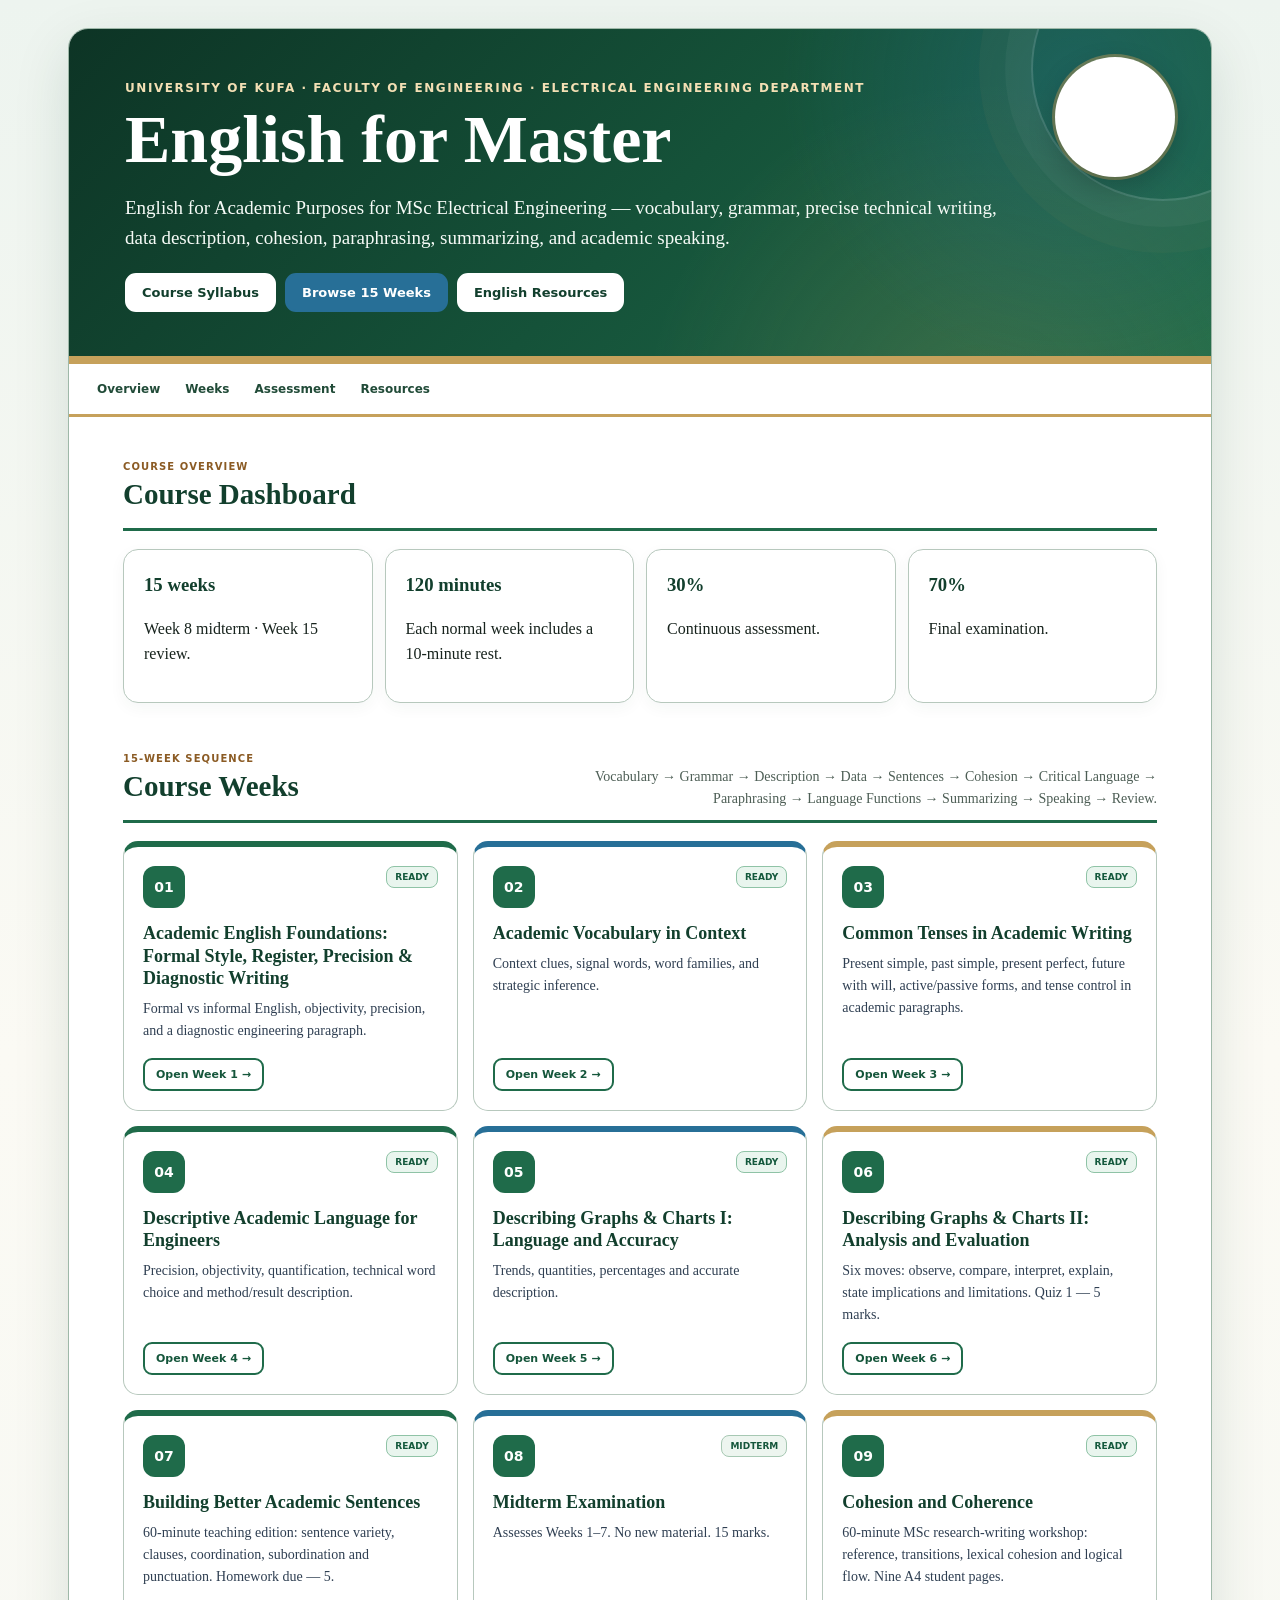
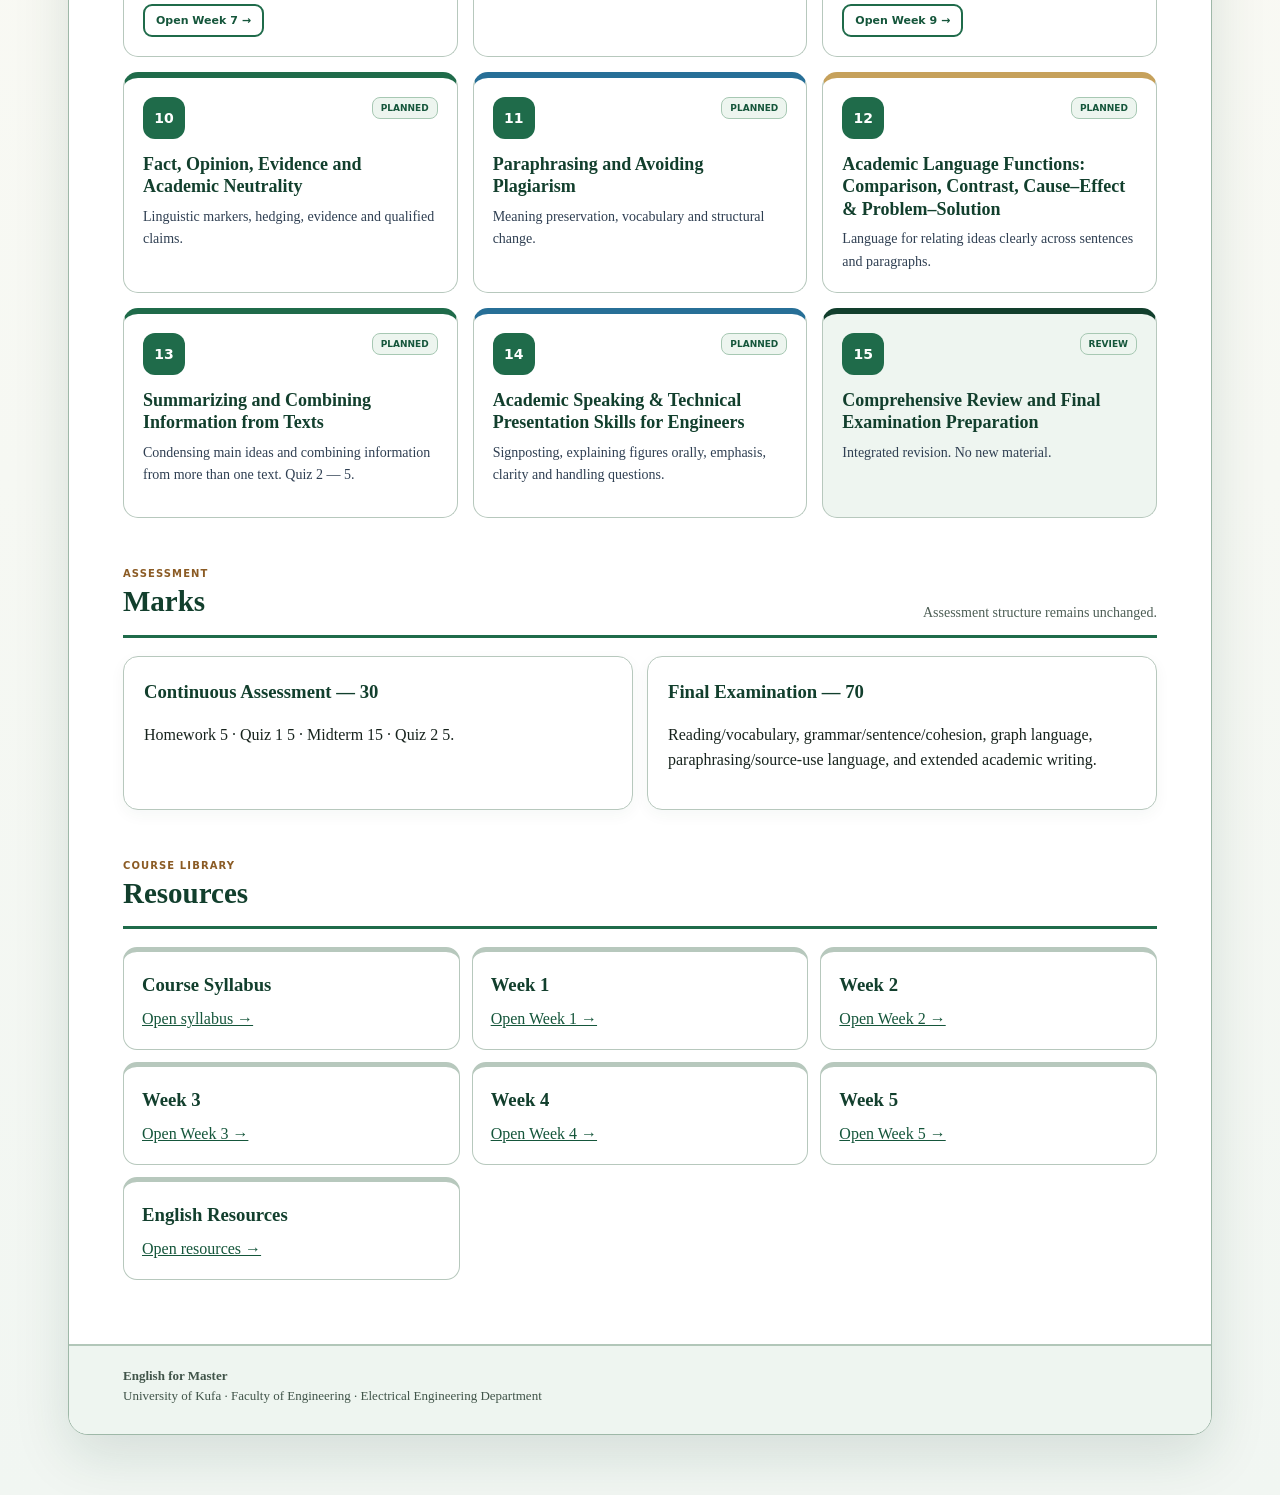
<file: index.html>
<!doctype html><html lang="en"><head><meta charset="utf-8"><meta name="viewport" content="width=device-width,initial-scale=1"><meta name="theme-color" content="#155239"><title>English for Master | University of Kufa</title><link rel="stylesheet" href="/style.css"><link rel="stylesheet" href="/kufa-theme.css"></head><body><div class="wrap"><div class="site"><header><div class="ey">University of Kufa · Faculty of Engineering · Electrical Engineering Department</div><h1 class="hero">English for Master</h1><p class="deck">English for Academic Purposes for MSc Electrical Engineering — vocabulary, grammar, precise technical writing, data description, cohesion, paraphrasing, summarizing, and academic speaking.</p><div class="actions"><a class="btn" href="/syllabus.html">Course Syllabus</a><a class="btn alt" href="#weeks">Browse 15 Weeks</a><a class="btn" href="/sources.html">English Resources</a></div></header><nav><a href="#overview">Overview</a><a href="#weeks">Weeks</a><a href="#assessment">Assessment</a><a href="#resources">Resources</a></nav><main><section id="overview"><div class="head"><div><span class="label">Course overview</span><h2>Course Dashboard</h2></div></div><div class="grid4"><div class="card"><h3>15 weeks</h3><p>Week 8 midterm · Week 15 review.</p></div><div class="card"><h3>120 minutes</h3><p>Each normal week includes a 10-minute rest.</p></div><div class="card"><h3>30%</h3><p>Continuous assessment.</p></div><div class="card"><h3>70%</h3><p>Final examination.</p></div></div></section><section id="weeks"><div class="head"><div><span class="label">15-week sequence</span><h2>Course Weeks</h2></div><p>Vocabulary → Grammar → Description → Data → Sentences → Cohesion → Critical Language → Paraphrasing → Language Functions → Summarizing → Speaking → Review.</p></div><div class="weeks"><div class="week"><div class="top"><span class="num">01</span><span class="status ready">Ready</span></div><h3>Academic English Foundations: Formal Style, Register, Precision & Diagnostic Writing</h3><p>Formal vs informal English, objectivity, precision, and a diagnostic engineering paragraph.</p><div class="foot"><a class="open" href="/week01.html">Open Week 1 →</a></div></div><div class="week"><div class="top"><span class="num">02</span><span class="status ready">Ready</span></div><h3>Academic Vocabulary in Context</h3><p>Context clues, signal words, word families, and strategic inference.</p><div class="foot"><a class="open" href="/week02.html">Open Week 2 →</a></div></div><div class="week"><div class="top"><span class="num">03</span><span class="status ready">Ready</span></div><h3>Common Tenses in Academic Writing</h3><p>Present simple, past simple, present perfect, future with will, active/passive forms, and tense control in academic paragraphs.</p><div class="foot"><a class="open" href="/week03.html">Open Week 3 →</a></div></div><div class="week"><div class="top"><span class="num">04</span><span class="status ready">Ready</span></div><h3>Descriptive Academic Language for Engineers</h3><p>Precision, objectivity, quantification, technical word choice and method/result description.</p><div class="foot"><a class="open" href="/week04.html">Open Week 4 →</a></div></div><div class="week"><div class="top"><span class="num">05</span><span class="status ready">Ready</span></div><h3>Describing Graphs & Charts I: Language and Accuracy</h3><p>Trends, quantities, percentages and accurate description.</p><div class="foot"><a class="open" href="/week05.html">Open Week 5 →</a></div></div><div class="week"><div class="top"><span class="num">06</span><span class="status ready">Ready</span></div><h3>Describing Graphs & Charts II: Analysis and Evaluation</h3><p>Six moves: observe, compare, interpret, explain, state implications and limitations. Quiz 1 — 5 marks.</p><div class="foot"><a class="open" href="/week06.html">Open Week 6 →</a></div></div><div class="week"><div class="top"><span class="num">07</span><span class="status ready">Ready</span></div><h3>Building Better Academic Sentences</h3><p>60-minute teaching edition: sentence variety, clauses, coordination, subordination and punctuation. Homework due — 5.</p><div class="foot"><a class="open" href="/week07.html">Open Week 7 →</a></div></div><div class="week"><div class="top"><span class="num">08</span><span class="status">Midterm</span></div><h3>Midterm Examination</h3><p>Assesses Weeks 1–7. No new material. 15 marks.</p></div><div class="week"><div class="top"><span class="num">09</span><span class="status ready">Ready</span></div><h3>Cohesion and Coherence</h3><p>60-minute MSc research-writing workshop: reference, transitions, lexical cohesion and logical flow. Nine A4 student pages.</p><div class="foot"><a class="open" href="/week09.html">Open Week 9 →</a></div></div><div class="week"><div class="top"><span class="num">10</span><span class="status">Planned</span></div><h3>Fact, Opinion, Evidence and Academic Neutrality</h3><p>Linguistic markers, hedging, evidence and qualified claims.</p></div><div class="week"><div class="top"><span class="num">11</span><span class="status">Planned</span></div><h3>Paraphrasing and Avoiding Plagiarism</h3><p>Meaning preservation, vocabulary and structural change.</p></div><div class="week"><div class="top"><span class="num">12</span><span class="status">Planned</span></div><h3>Academic Language Functions: Comparison, Contrast, Cause–Effect & Problem–Solution</h3><p>Language for relating ideas clearly across sentences and paragraphs.</p></div><div class="week"><div class="top"><span class="num">13</span><span class="status">Planned</span></div><h3>Summarizing and Combining Information from Texts</h3><p>Condensing main ideas and combining information from more than one text. Quiz 2 — 5.</p></div><div class="week"><div class="top"><span class="num">14</span><span class="status">Planned</span></div><h3>Academic Speaking & Technical Presentation Skills for Engineers</h3><p>Signposting, explaining figures orally, emphasis, clarity and handling questions.</p></div><div class="week review"><div class="top"><span class="num">15</span><span class="status">Review</span></div><h3>Comprehensive Review and Final Examination Preparation</h3><p>Integrated revision. No new material.</p></div></div></section><section id="assessment"><div class="head"><div><span class="label">Assessment</span><h2>Marks</h2></div><p>Assessment structure remains unchanged.</p></div><div class="grid"><div class="card"><h3>Continuous Assessment — 30</h3><p>Homework 5 · Quiz 1 5 · Midterm 15 · Quiz 2 5.</p></div><div class="card"><h3>Final Examination — 70</h3><p>Reading/vocabulary, grammar/sentence/cohesion, graph language, paraphrasing/source-use language, and extended academic writing.</p></div></div></section><section id="resources"><div class="head"><div><span class="label">Course library</span><h2>Resources</h2></div></div><div class="resources"><div class="resource"><h3>Course Syllabus</h3><a href="/syllabus.html">Open syllabus →</a></div><div class="resource"><h3>Week 1</h3><a href="/week01.html">Open Week 1 →</a></div><div class="resource"><h3>Week 2</h3><a href="/week02.html">Open Week 2 →</a></div><div class="resource"><h3>Week 3</h3><a href="/week03.html">Open Week 3 →</a></div><div class="resource"><h3>Week 4</h3><a href="/week04.html">Open Week 4 →</a></div><div class="resource"><h3>Week 5</h3><a href="/week05.html">Open Week 5 →</a></div><div class="resource"><h3>English Resources</h3><a href="/sources.html">Open resources →</a></div></div></section></main><footer><strong>English for Master</strong><br>University of Kufa · Faculty of Engineering · Electrical Engineering Department</footer></div></div></body></html>
</file>
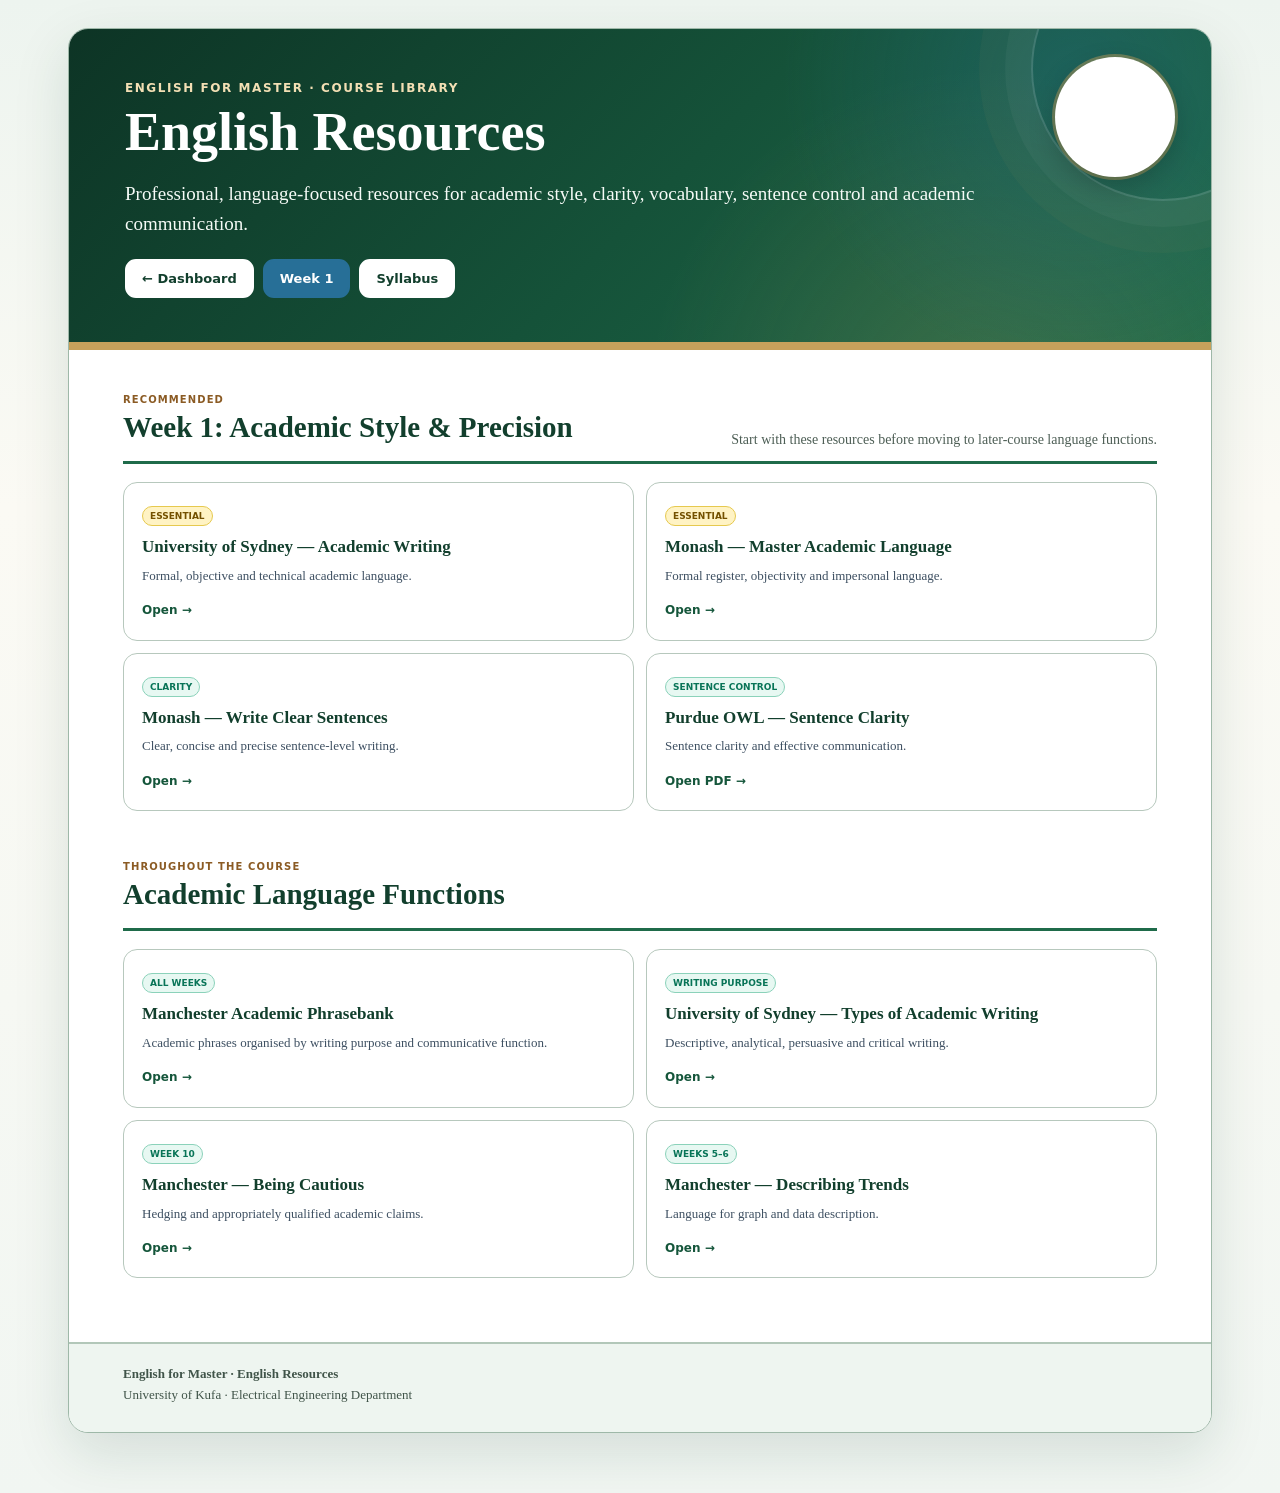
<file: sources.html>
<!doctype html><html lang="en"><head><meta charset="utf-8"><meta name="viewport" content="width=device-width,initial-scale=1"><meta name="description" content="Academic English resources for English for Master"><title>English Resources | English for Master</title><link rel="stylesheet" href="/style.css"></head><body><div class="wrap"><div class="site"><header><div class="ey">English for Master · Course Library</div><h1 class="hero" style="font-size:clamp(36px,5vw,54px)">English Resources</h1><p class="deck">Professional, language-focused resources for academic style, clarity, vocabulary, sentence control and academic communication.</p><div class="actions"><a class="btn" href="/">← Dashboard</a><a class="btn alt" href="/week01.html">Week 1</a><a class="btn" href="/syllabus.html">Syllabus</a></div></header><main>
<section><div class="head"><div><span class="label">Recommended</span><h2>Week 1: Academic Style & Precision</h2></div><p>Start with these resources before moving to later-course language functions.</p></div><div class="resource-grid-pro">
<div class="resource-pro"><span class="priority">Essential</span><h3>University of Sydney — Academic Writing</h3><p>Formal, objective and technical academic language.</p><a href="https://www.sydney.edu.au/students/study-skills/writing.html" target="_blank" rel="noopener noreferrer">Open →</a></div>
<div class="resource-pro"><span class="priority">Essential</span><h3>Monash — Master Academic Language</h3><p>Formal register, objectivity and impersonal language.</p><a href="https://www.monash.edu/student-academic-success/excel-at-writing/improve-your-writing/master-academic-language" target="_blank" rel="noopener noreferrer">Open →</a></div>
<div class="resource-pro"><span class="res-tag">Clarity</span><h3>Monash — Write Clear Sentences</h3><p>Clear, concise and precise sentence-level writing.</p><a href="https://www.monash.edu/student-academic-success/excel-at-writing/improve-your-writing/write-clearly/write-clear-sentences" target="_blank" rel="noopener noreferrer">Open →</a></div>
<div class="resource-pro"><span class="res-tag">Sentence control</span><h3>Purdue OWL — Sentence Clarity</h3><p>Sentence clarity and effective communication.</p><a href="https://owl.purdue.edu/owl/general_writing/mechanics/documents/new_sentence_clarity_10312025.pdf" target="_blank" rel="noopener noreferrer">Open PDF →</a></div>
</div></section>
<section><div class="head"><div><span class="label">Throughout the course</span><h2>Academic Language Functions</h2></div></div><div class="resource-grid-pro">
<div class="resource-pro"><span class="res-tag">All weeks</span><h3>Manchester Academic Phrasebank</h3><p>Academic phrases organised by writing purpose and communicative function.</p><a href="https://www.phrasebank.manchester.ac.uk/" target="_blank" rel="noopener noreferrer">Open →</a></div>
<div class="resource-pro"><span class="res-tag">Writing purpose</span><h3>University of Sydney — Types of Academic Writing</h3><p>Descriptive, analytical, persuasive and critical writing.</p><a href="https://www.sydney.edu.au/students/study-skills/writing/types-of-academic-writing.html" target="_blank" rel="noopener noreferrer">Open →</a></div>
<div class="resource-pro"><span class="res-tag">Week 10</span><h3>Manchester — Being Cautious</h3><p>Hedging and appropriately qualified academic claims.</p><a href="https://www.phrasebank.manchester.ac.uk/using-cautious-language/" target="_blank" rel="noopener noreferrer">Open →</a></div>
<div class="resource-pro"><span class="res-tag">Weeks 5–6</span><h3>Manchester — Describing Trends</h3><p>Language for graph and data description.</p><a href="https://www.phrasebank.manchester.ac.uk/describing-trends/" target="_blank" rel="noopener noreferrer">Open →</a></div>
</div></section>
</main><footer><strong>English for Master · English Resources</strong><br>University of Kufa · Electrical Engineering Department</footer></div></div></body></html>
</file>
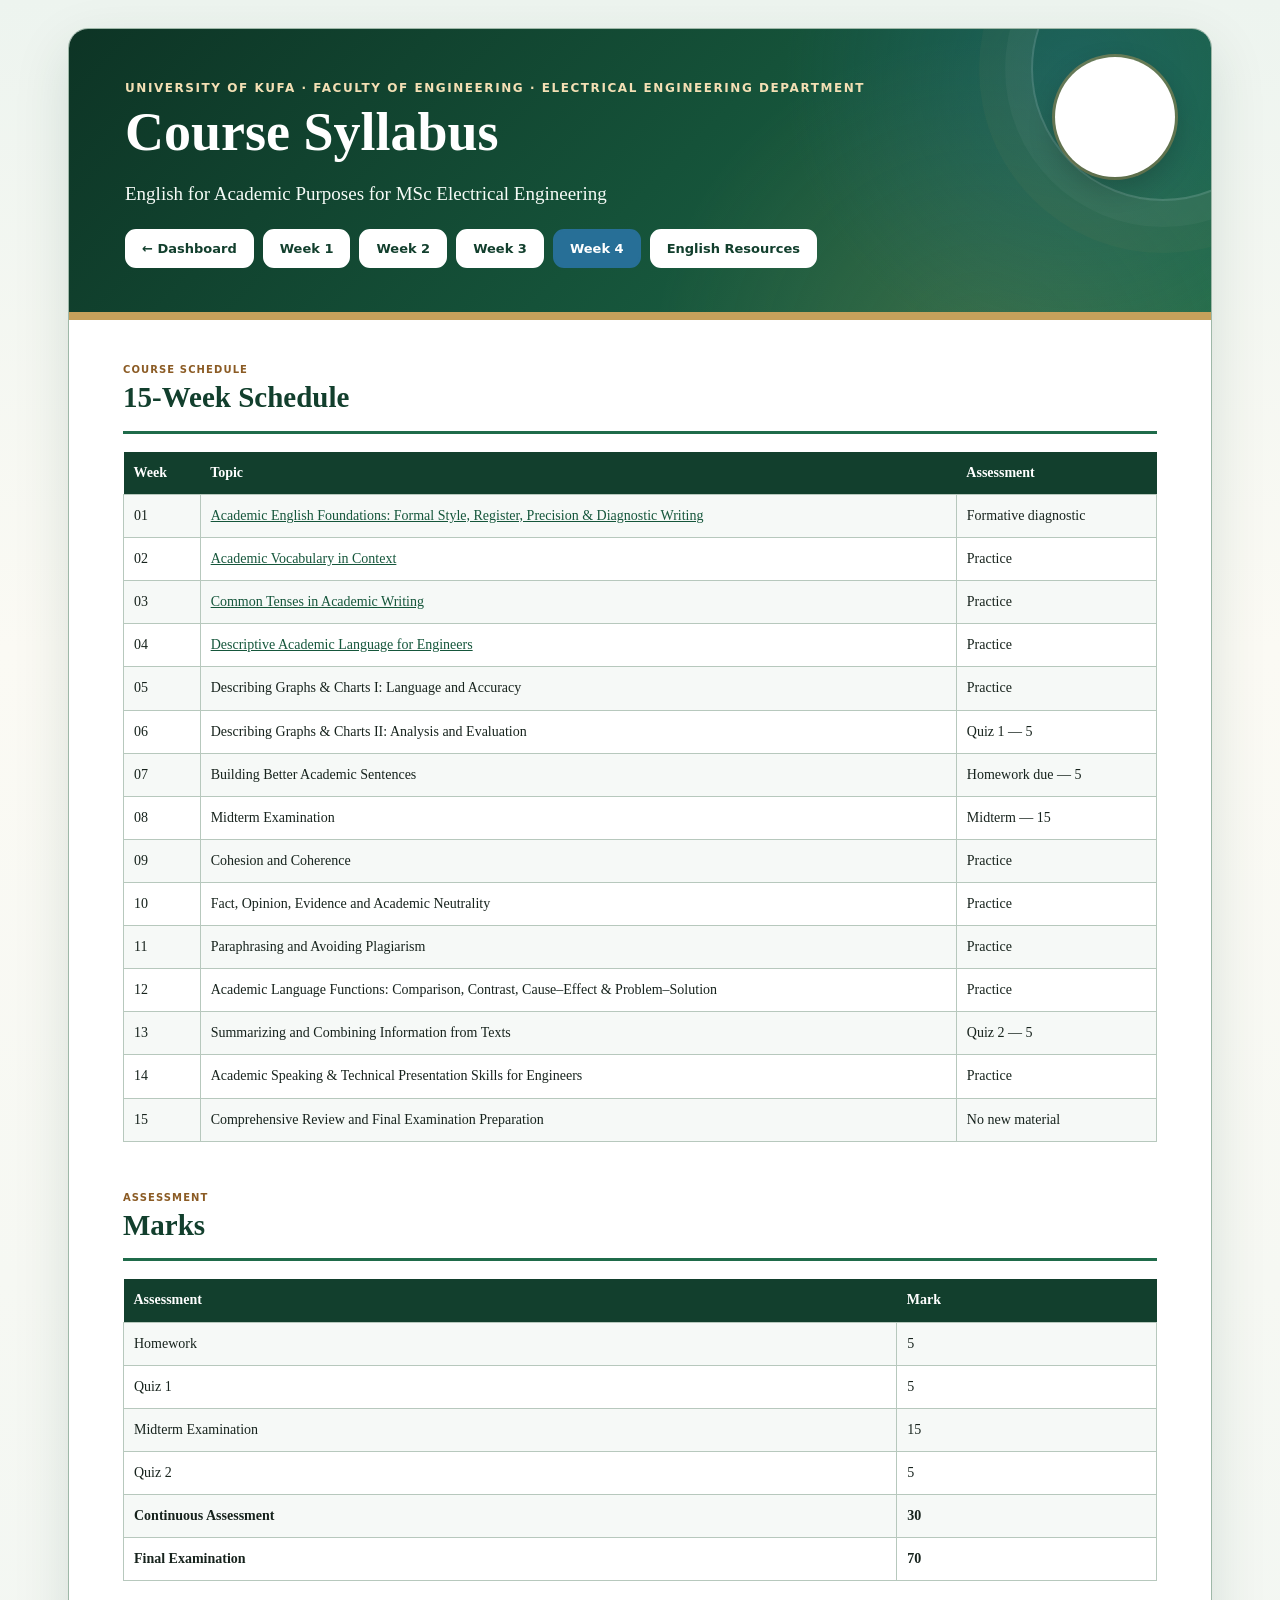
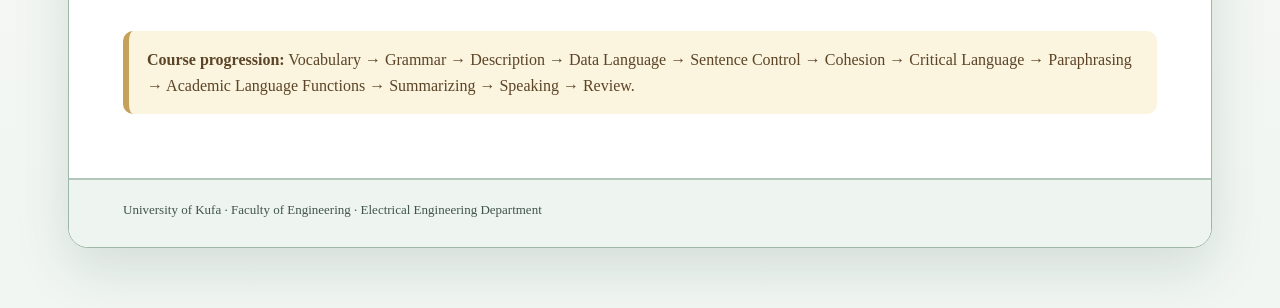
<file: syllabus.html>
<!doctype html><html lang="en"><head><meta charset="utf-8"><meta name="viewport" content="width=device-width,initial-scale=1"><meta name="theme-color" content="#155239"><title>Course Syllabus | English for Master</title><link rel="stylesheet" href="/style.css"><link rel="stylesheet" href="/kufa-theme.css"></head><body><div class="wrap"><div class="site"><header><div class="ey">University of Kufa · Faculty of Engineering · Electrical Engineering Department</div><h1 class="hero" style="font-size:clamp(36px,5vw,54px)">Course Syllabus</h1><p class="deck">English for Academic Purposes for MSc Electrical Engineering</p><div class="actions"><a class="btn" href="/">← Dashboard</a><a class="btn" href="/week01.html">Week 1</a><a class="btn" href="/week02.html">Week 2</a><a class="btn" href="/week03.html">Week 3</a><a class="btn alt" href="/week04.html">Week 4</a><a class="btn" href="/sources.html">English Resources</a></div></header><main><section><div class="head"><div><span class="label">Course schedule</span><h2>15-Week Schedule</h2></div></div><table><tr><th>Week</th><th>Topic</th><th>Assessment</th></tr><tr><td>01</td><td><a href="/week01.html">Academic English Foundations: Formal Style, Register, Precision & Diagnostic Writing</a></td><td>Formative diagnostic</td></tr><tr><td>02</td><td><a href="/week02.html">Academic Vocabulary in Context</a></td><td>Practice</td></tr><tr><td>03</td><td><a href="/week03.html">Common Tenses in Academic Writing</a></td><td>Practice</td></tr><tr><td>04</td><td><a href="/week04.html">Descriptive Academic Language for Engineers</a></td><td>Practice</td></tr><tr><td>05</td><td>Describing Graphs & Charts I: Language and Accuracy</td><td>Practice</td></tr><tr><td>06</td><td>Describing Graphs & Charts II: Analysis and Evaluation</td><td>Quiz 1 — 5</td></tr><tr><td>07</td><td>Building Better Academic Sentences</td><td>Homework due — 5</td></tr><tr><td>08</td><td>Midterm Examination</td><td>Midterm — 15</td></tr><tr><td>09</td><td>Cohesion and Coherence</td><td>Practice</td></tr><tr><td>10</td><td>Fact, Opinion, Evidence and Academic Neutrality</td><td>Practice</td></tr><tr><td>11</td><td>Paraphrasing and Avoiding Plagiarism</td><td>Practice</td></tr><tr><td>12</td><td>Academic Language Functions: Comparison, Contrast, Cause–Effect & Problem–Solution</td><td>Practice</td></tr><tr><td>13</td><td>Summarizing and Combining Information from Texts</td><td>Quiz 2 — 5</td></tr><tr><td>14</td><td>Academic Speaking & Technical Presentation Skills for Engineers</td><td>Practice</td></tr><tr><td>15</td><td>Comprehensive Review and Final Examination Preparation</td><td>No new material</td></tr></table></section><section><div class="head"><div><span class="label">Assessment</span><h2>Marks</h2></div></div><table><tr><th>Assessment</th><th>Mark</th></tr><tr><td>Homework</td><td>5</td></tr><tr><td>Quiz 1</td><td>5</td></tr><tr><td>Midterm Examination</td><td>15</td></tr><tr><td>Quiz 2</td><td>5</td></tr><tr><td><strong>Continuous Assessment</strong></td><td><strong>30</strong></td></tr><tr><td><strong>Final Examination</strong></td><td><strong>70</strong></td></tr></table></section><section><div class="note"><strong>Course progression:</strong> Vocabulary → Grammar → Description → Data Language → Sentence Control → Cohesion → Critical Language → Paraphrasing → Academic Language Functions → Summarizing → Speaking → Review.</div></section></main><footer>University of Kufa · Faculty of Engineering · Electrical Engineering Department</footer></div></div></body></html>
</file>
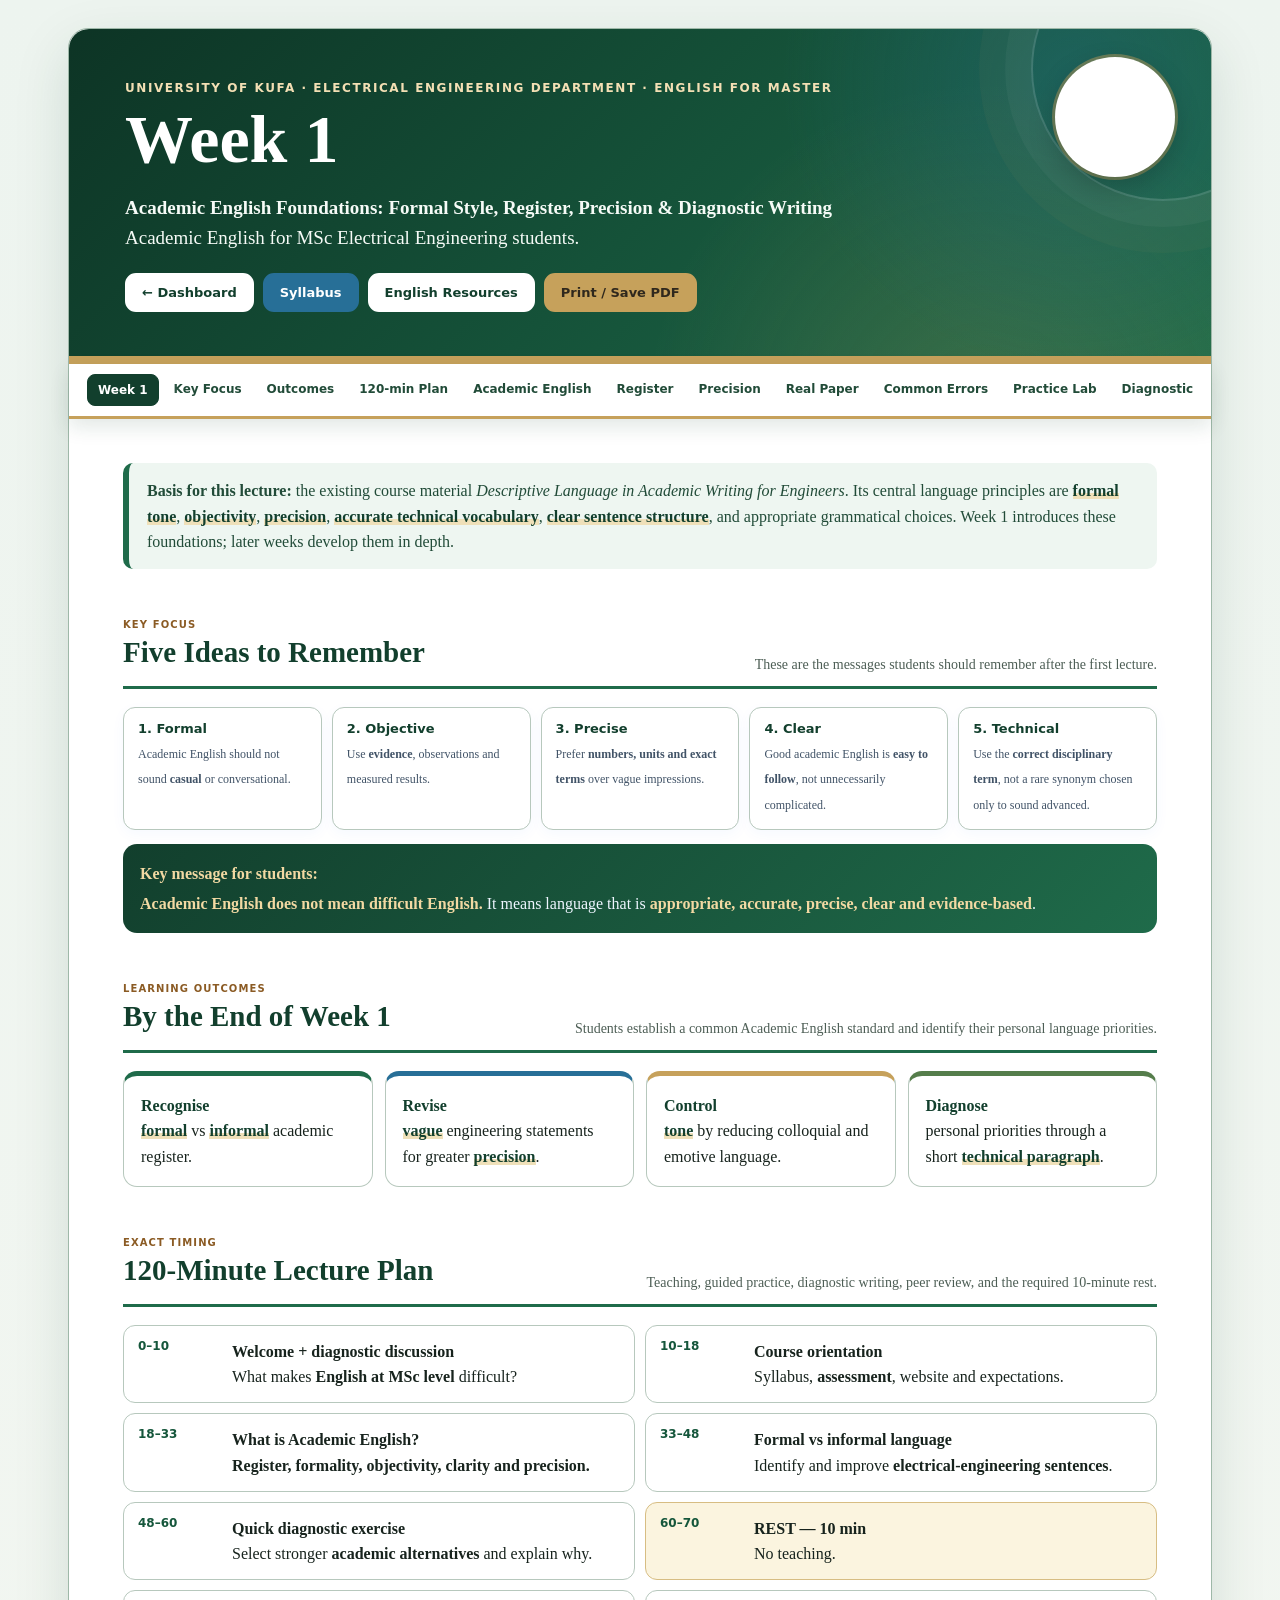
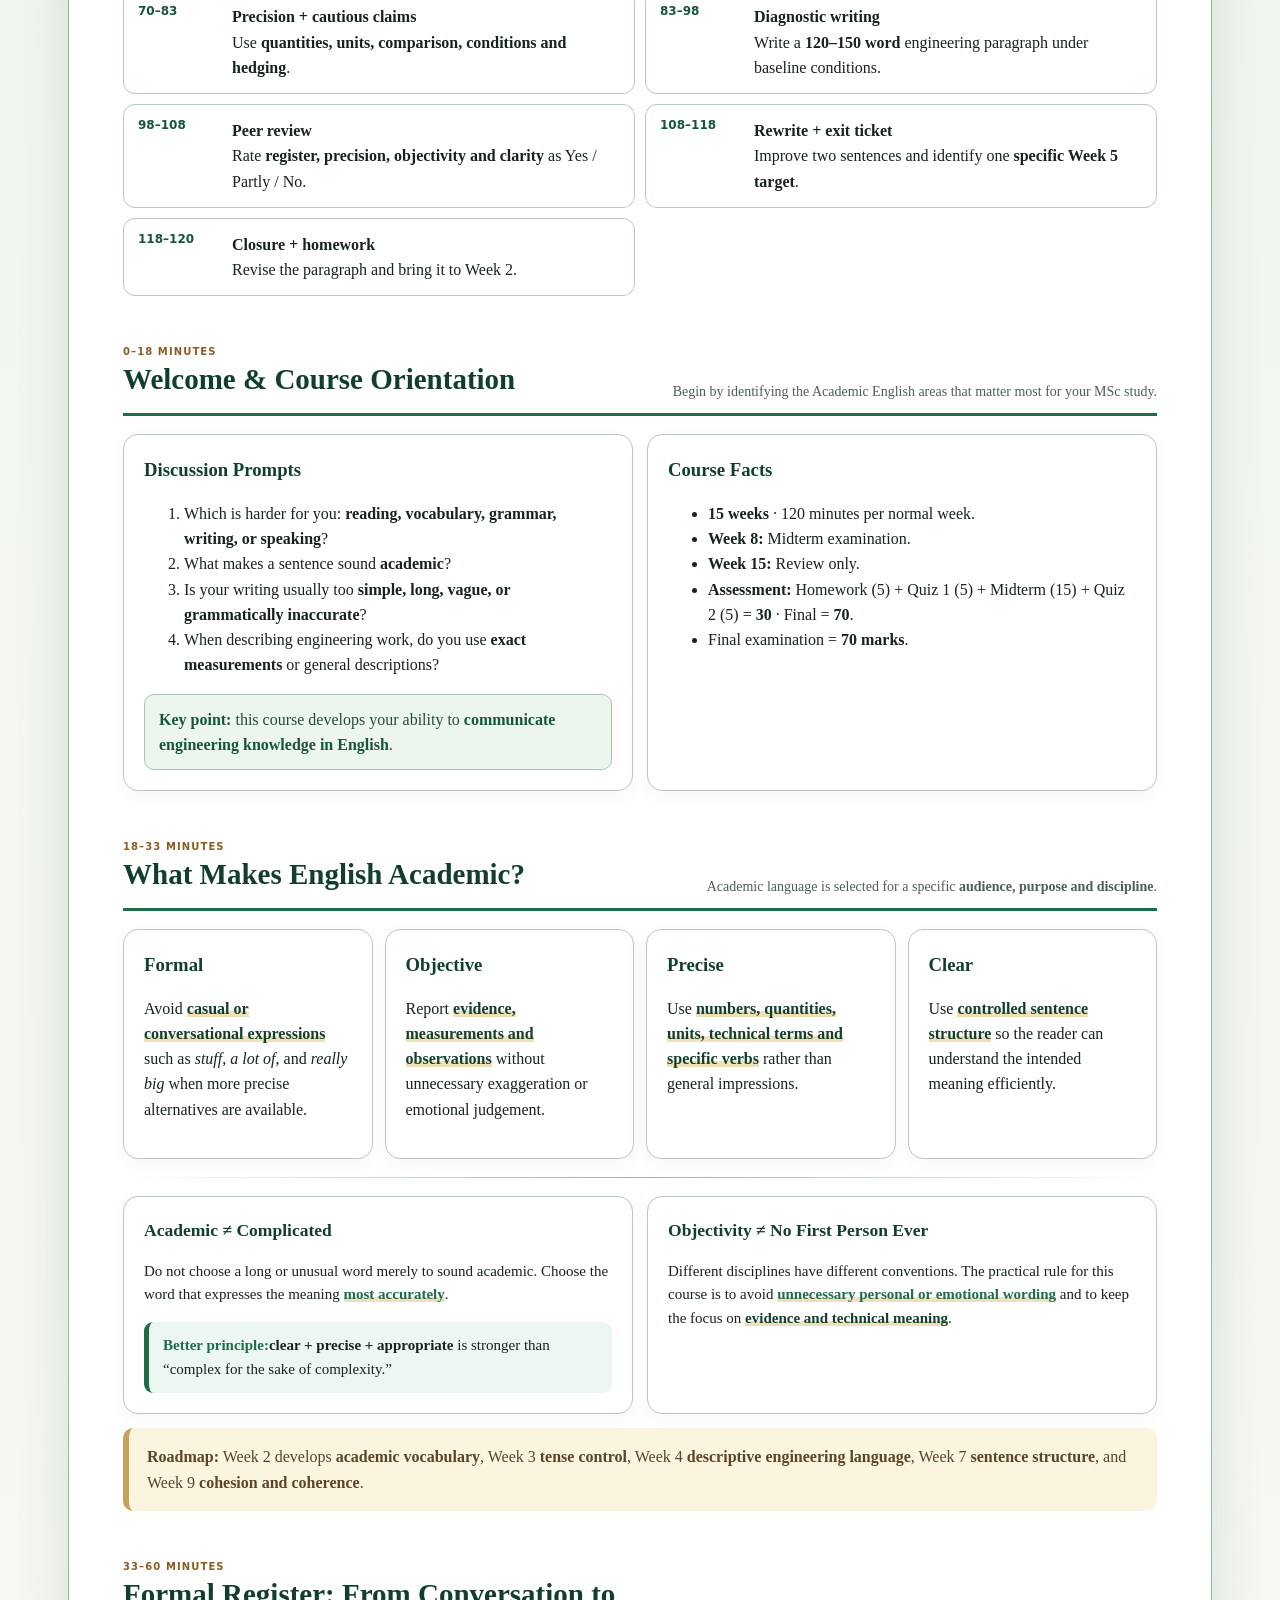
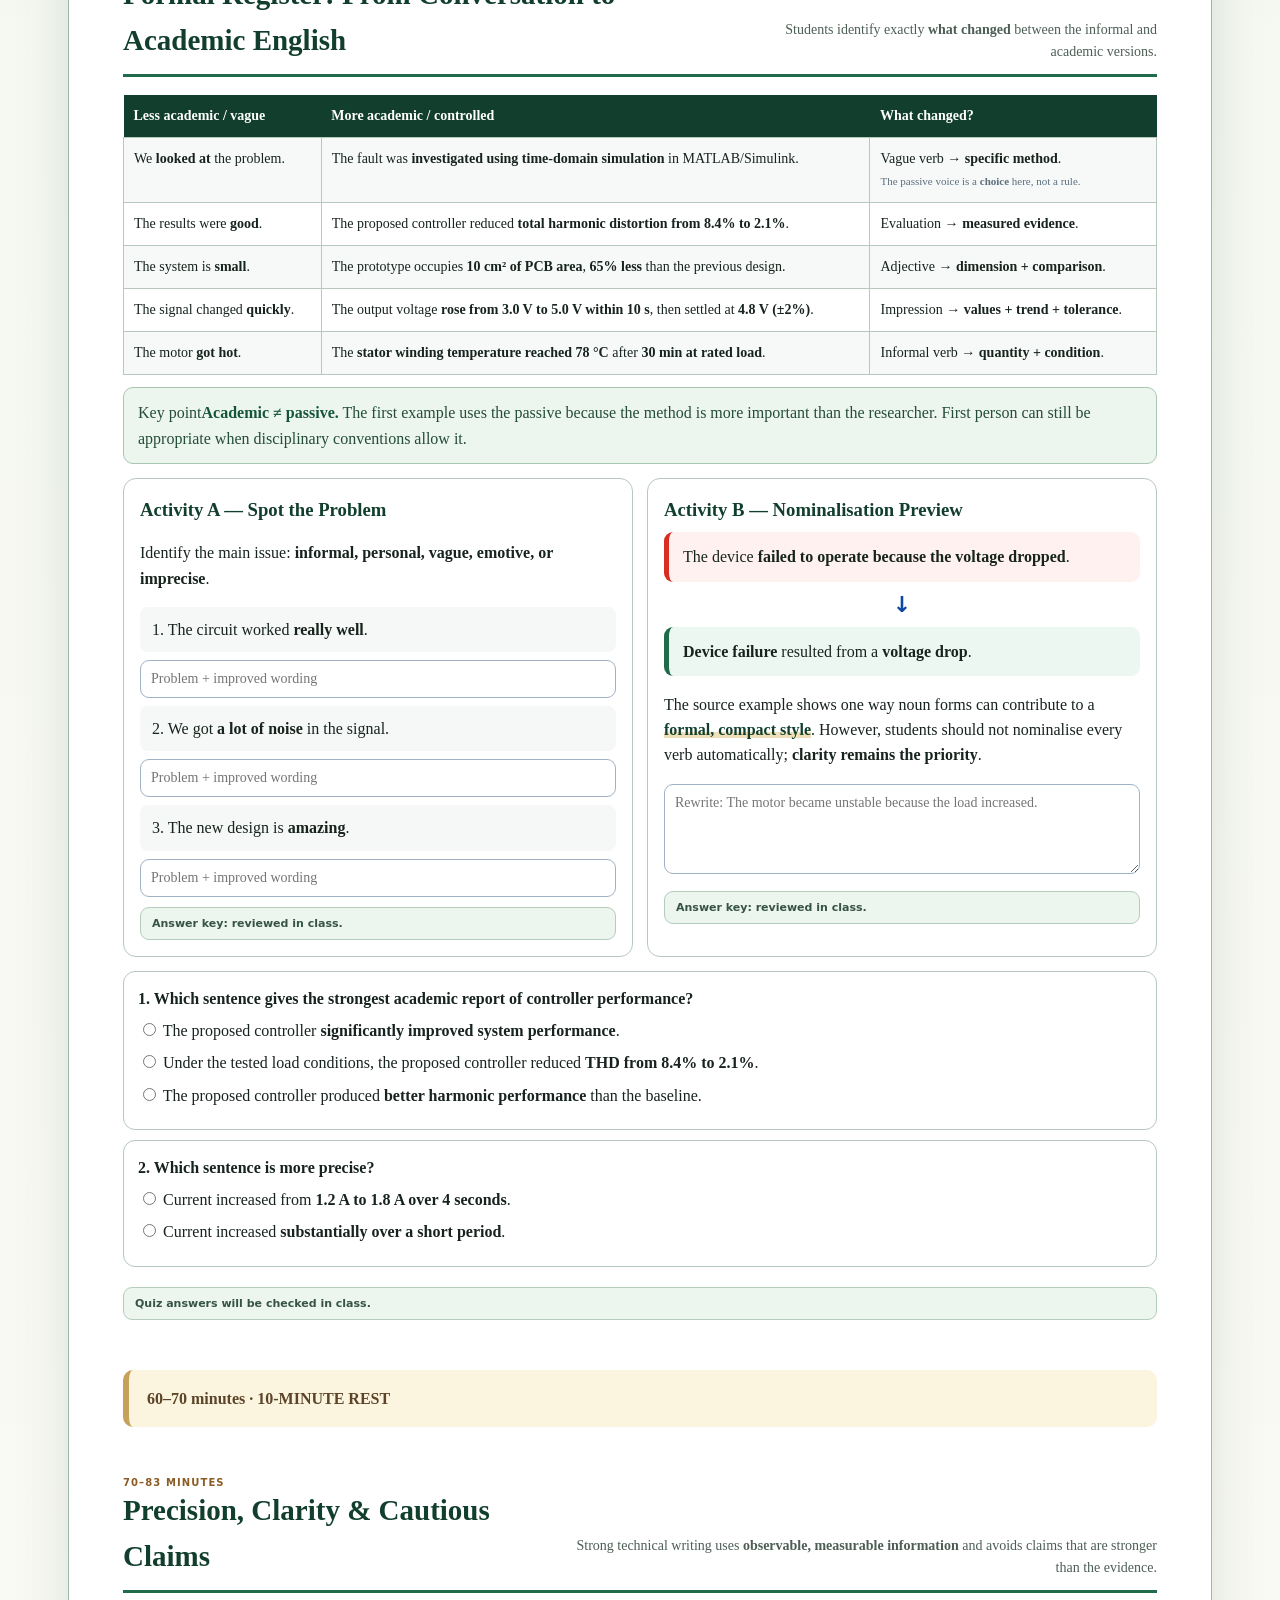
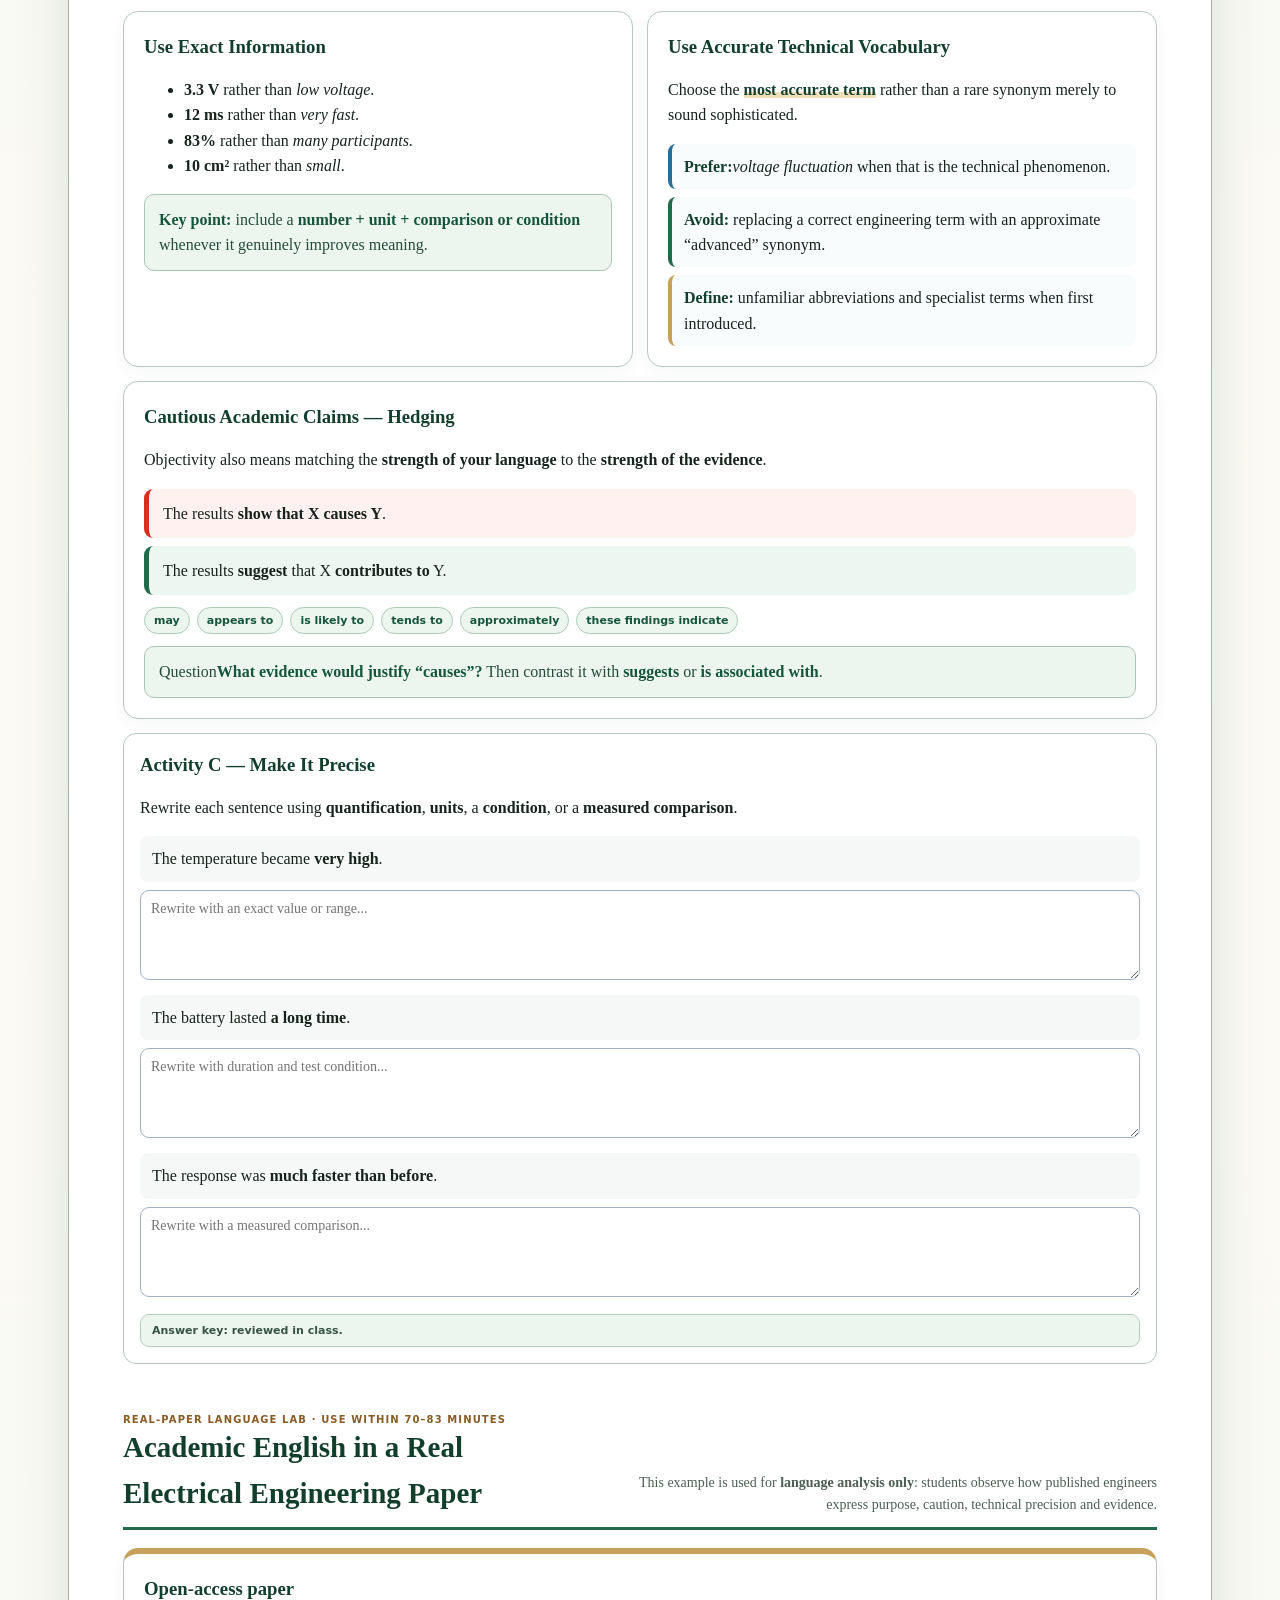
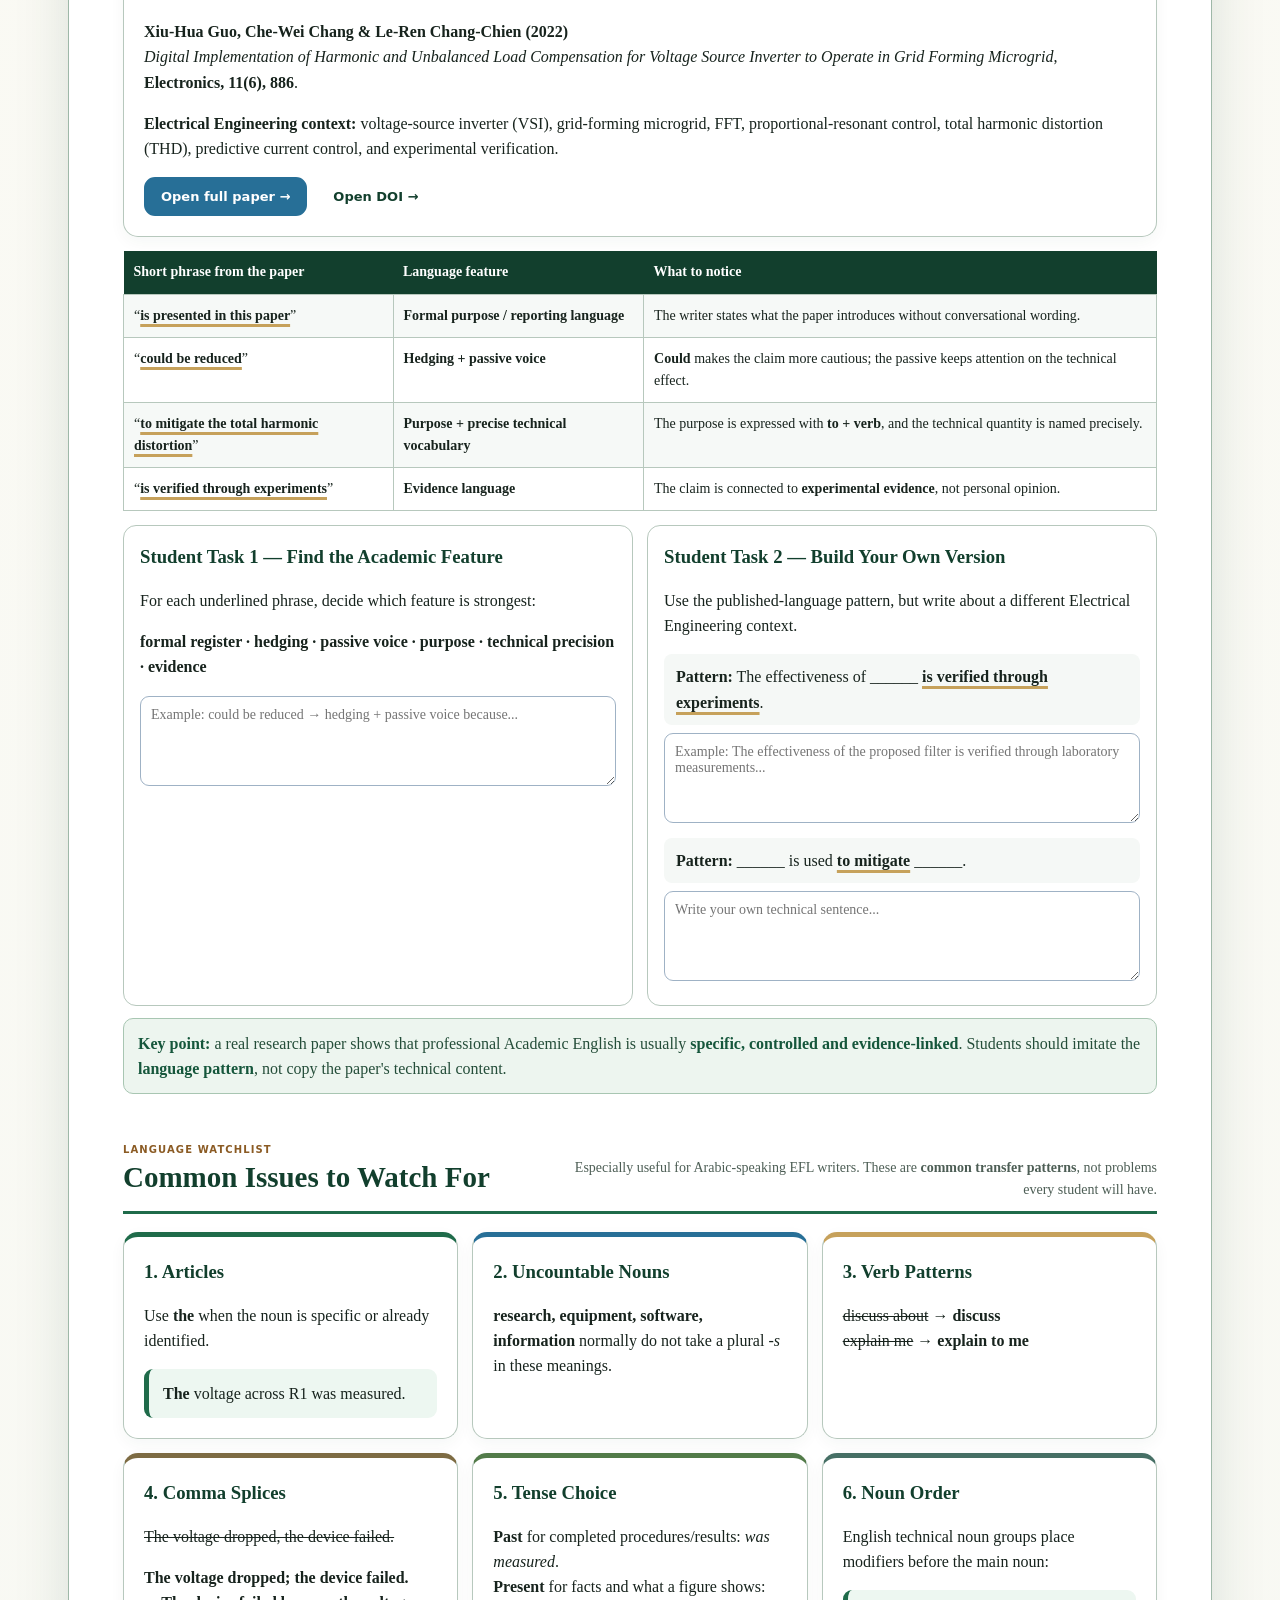
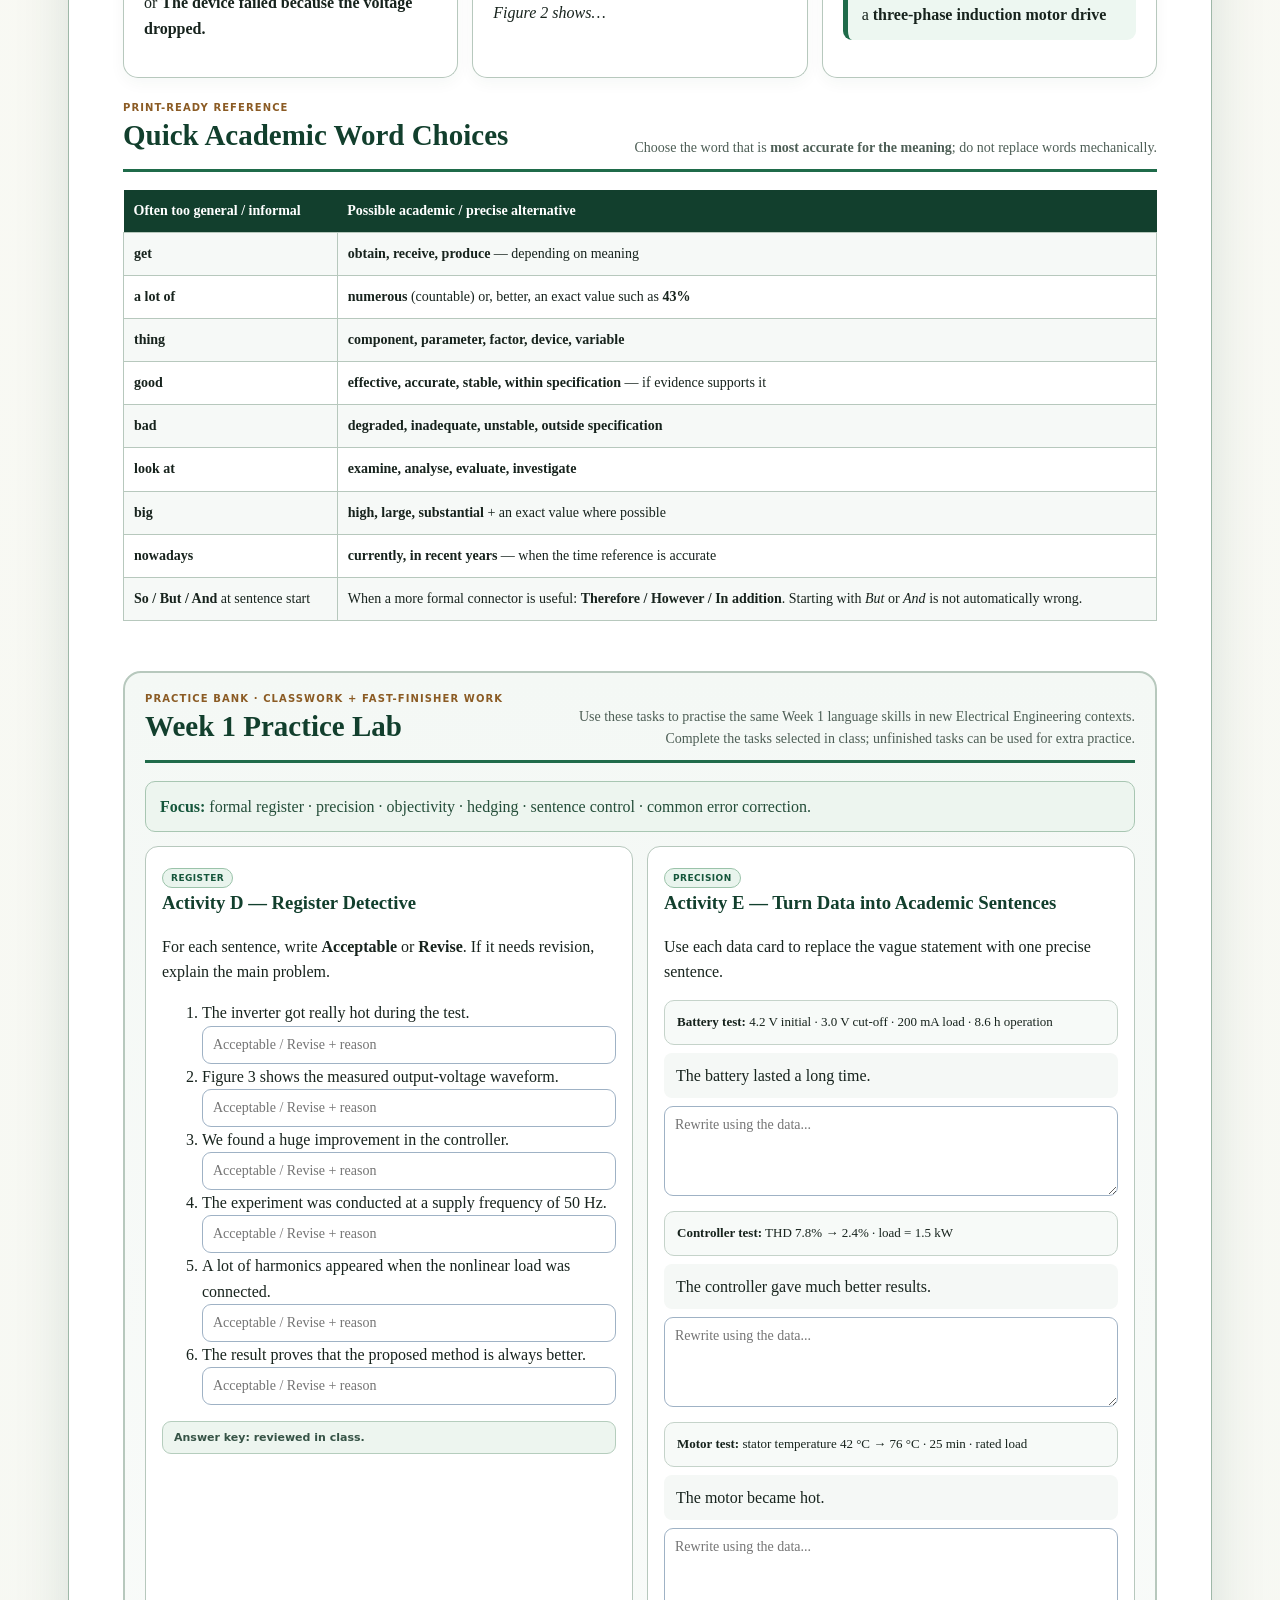
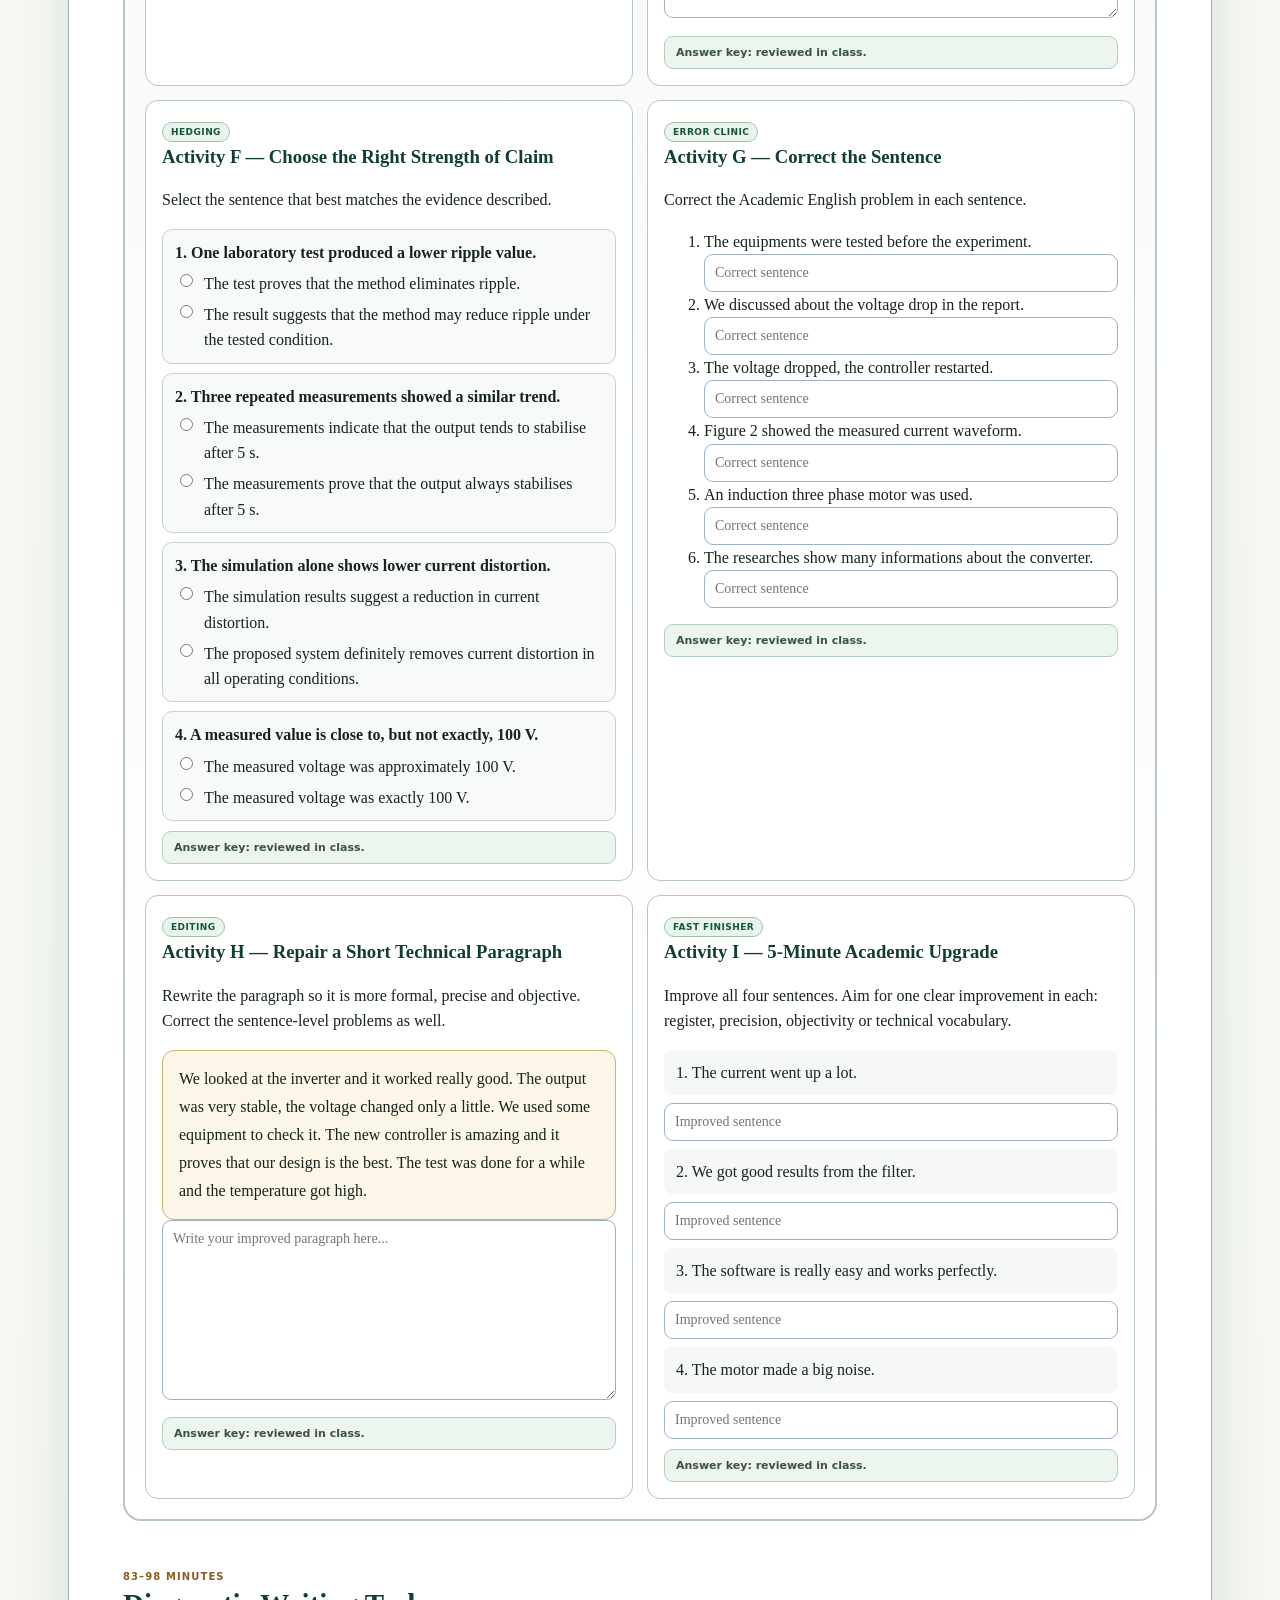
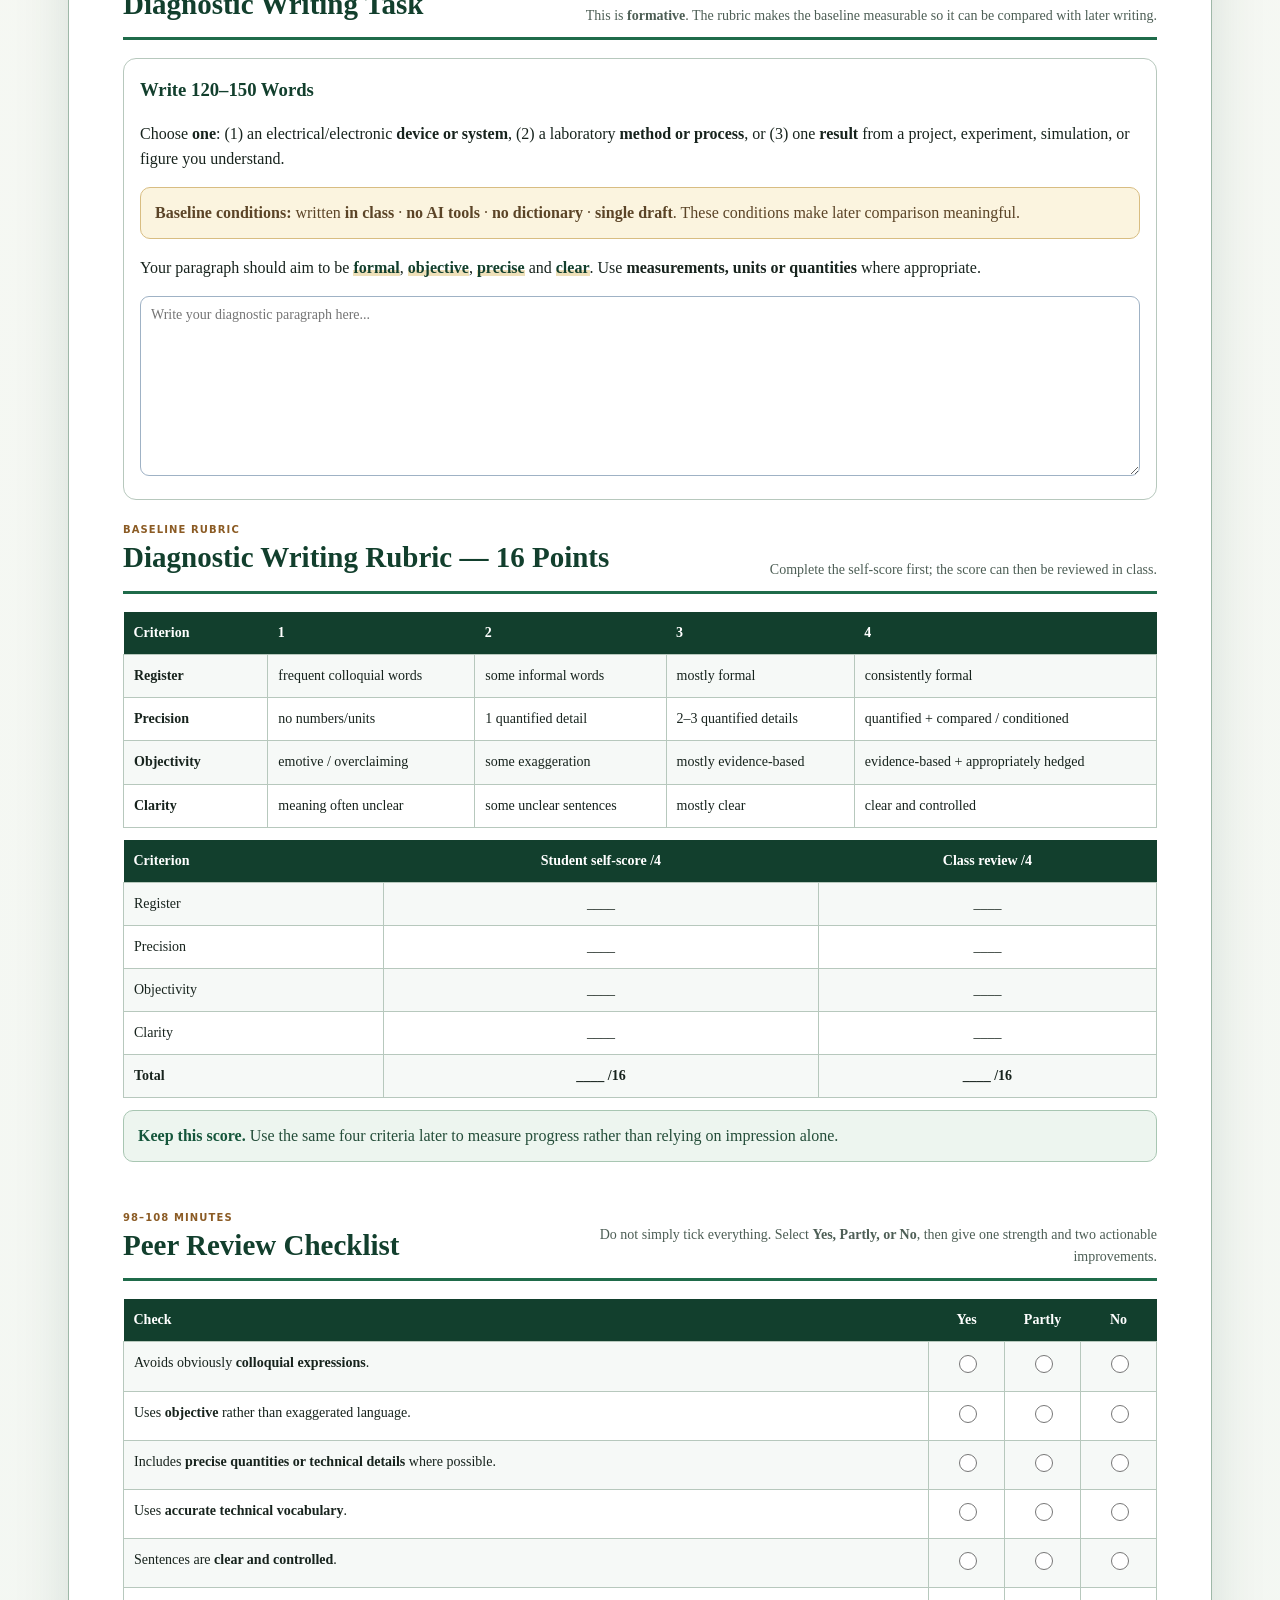
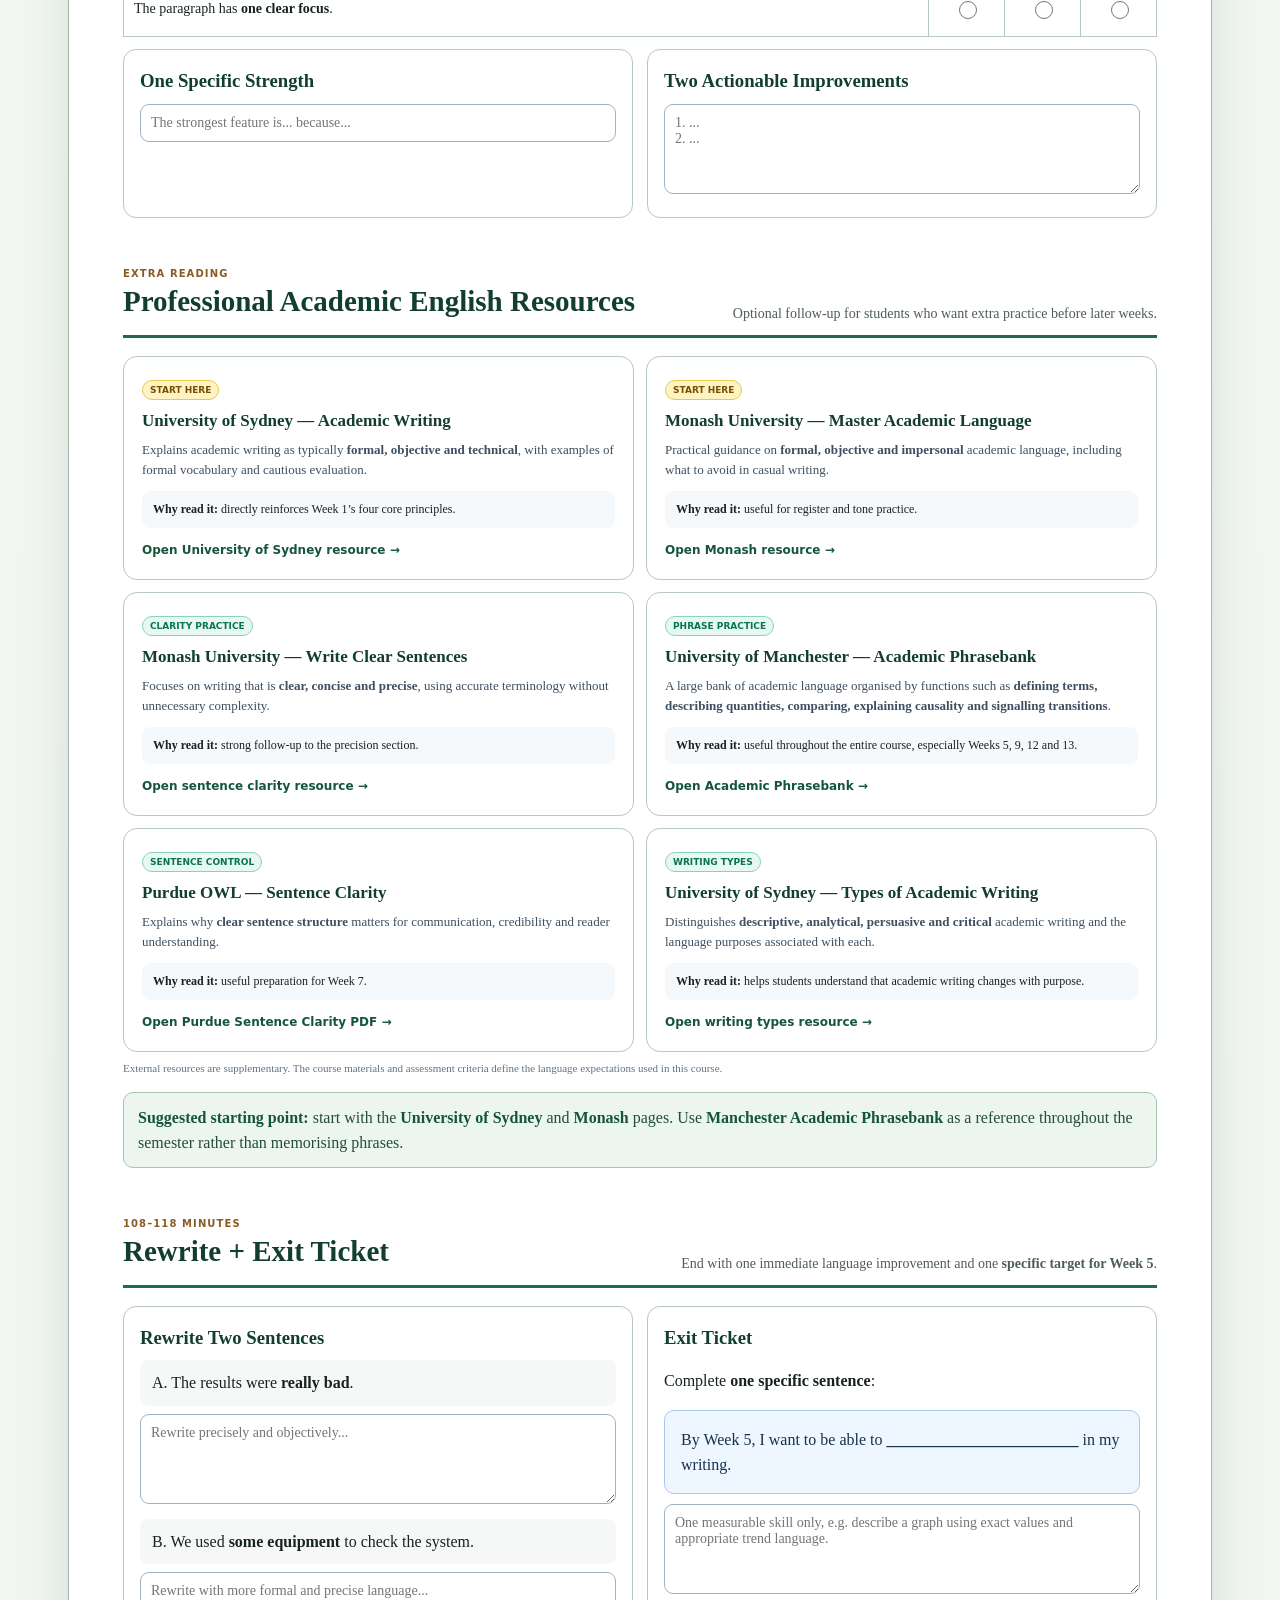
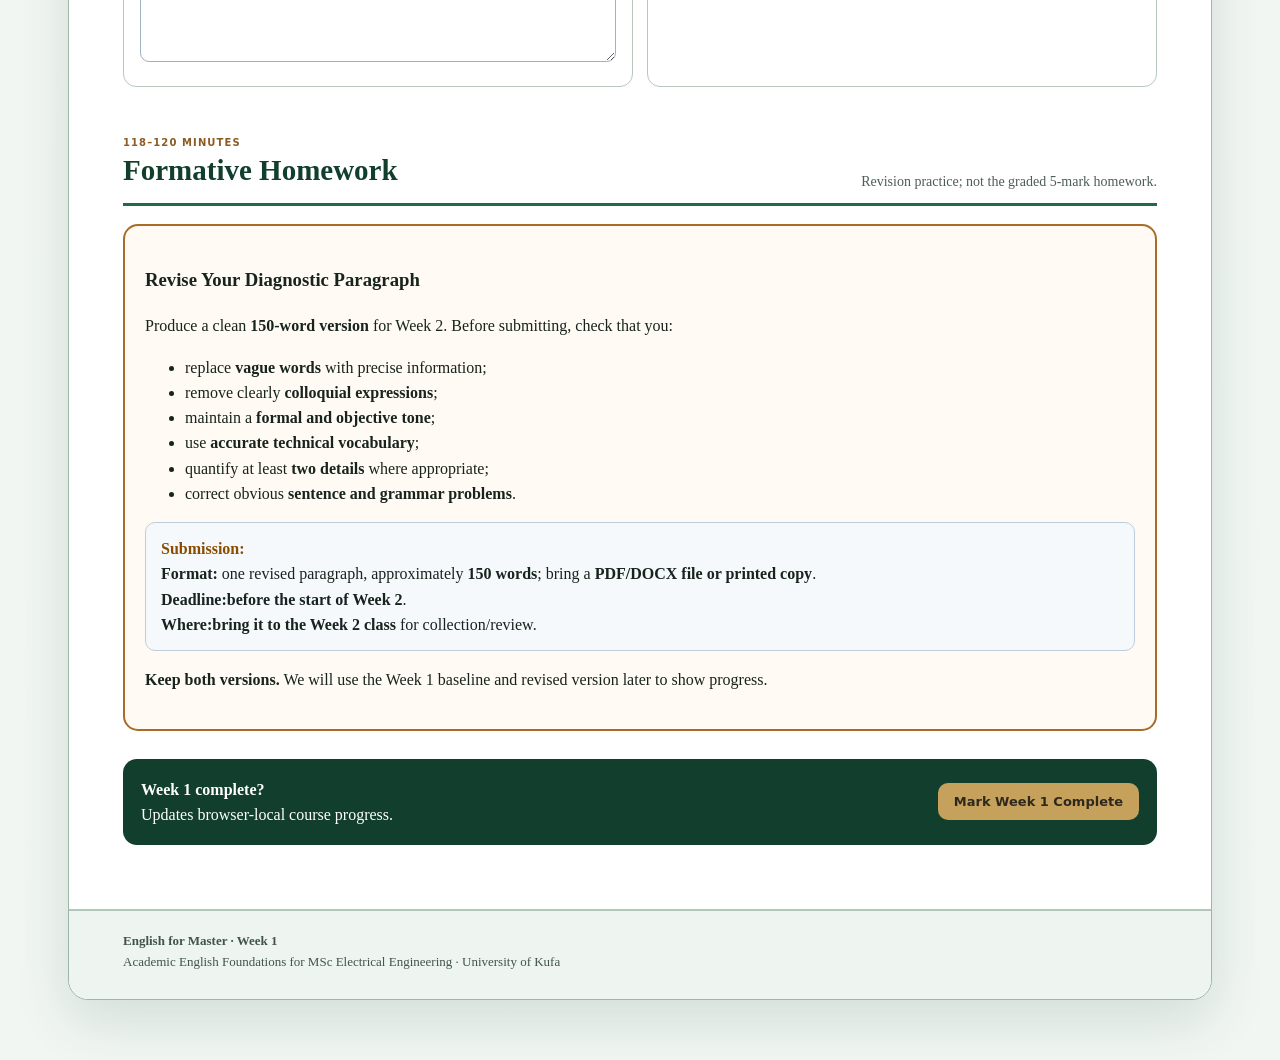
<file: week01.html>
<!DOCTYPE html><html lang="en"><head><meta charset="utf-8"/><meta content="width=device-width,initial-scale=1" name="viewport"/><meta content="#0d47a1" name="theme-color"/><meta content="Week 1 — Academic English Foundations: formal style, register, precision and diagnostic writing for MSc Electrical Engineering" name="description"/><title>Week 1 | Academic English Foundations</title><link href="/style.css" rel="stylesheet"/><style>.paper-phrase{font-weight:800;text-decoration-line:underline;text-decoration-thickness:3px;text-decoration-color:#f2b705;text-underline-offset:4px;text-decoration-skip-ink:auto}</style></head><body class="week-page"><div class="wrap"><div class="site"><header id="top"><div class="ey">University of Kufa · Electrical Engineering Department · English for Master</div><h1 class="hero">Week 1</h1><p class="deck"><strong>Academic English Foundations: Formal Style, Register, Precision &amp; Diagnostic Writing</strong><br/>Academic English for MSc Electrical Engineering students.</p><div class="actions"><a class="btn" href="/">← Dashboard</a><a class="btn alt" href="/syllabus.html">Syllabus</a><a class="btn" href="/sources.html">English Resources</a><button class="btn gold" onclick="window.print()">Print / Save PDF</button></div></header><nav aria-label="Week 1 navigation"><a class="nav-brand" href="#top">Week 1</a><a href="#focus">Key Focus</a><a href="#outcomes">Outcomes</a><a href="#agenda">120-min Plan</a><a href="#academic">Academic English</a><a href="#register">Register</a><a href="#precision">Precision</a><a href="#real-paper">Real Paper</a><a href="#watchlist">Common Errors</a><a href="#practice">Practice Lab</a><a href="#diagnostic">Diagnostic</a><a href="#peer">Peer Review</a><a href="#reading">Extra Reading</a><a href="#exit">Exit</a></nav><main><section><div class="source"><strong>Basis for this lecture:</strong> the existing course material <em>Descriptive Language in Academic Writing for Engineers</em>. Its central language principles are <strong class="key">formal tone</strong>, <strong class="key">objectivity</strong>, <strong class="key">precision</strong>, <strong class="key">accurate technical vocabulary</strong>, <strong class="key">clear sentence structure</strong>, and appropriate grammatical choices. Week 1 introduces these foundations; later weeks develop them in depth.</div></section><section id="focus"><div class="head"><div><span class="label">Key focus</span><h2>Five Ideas to Remember</h2></div><p>These are the messages students should remember after the first lecture.</p></div><div class="focus-strip"><div class="focus-item"><b>1. Formal</b><span>Academic English should not sound <strong>casual</strong> or conversational.</span></div><div class="focus-item"><b>2. Objective</b><span>Use <strong>evidence</strong>, observations and measured results.</span></div><div class="focus-item"><b>3. Precise</b><span>Prefer <strong>numbers, units and exact terms</strong> over vague impressions.</span></div><div class="focus-item"><b>4. Clear</b><span>Good academic English is <strong>easy to follow</strong>, not unnecessarily complicated.</span></div><div class="focus-item"><b>5. Technical</b><span>Use the <strong>correct disciplinary term</strong>, not a rare synonym chosen only to sound advanced.</span></div></div><div class="lecture-callout" style="margin-top:14px"><strong>Key message for students:</strong><p><strong>Academic English does not mean difficult English.</strong> It means language that is <strong>appropriate, accurate, precise, clear and evidence-based</strong>.</p></div></section><section id="outcomes"><div class="head"><div><span class="label">Learning outcomes</span><h2>By the End of Week 1</h2></div><p>Students establish a common Academic English standard and identify their personal language priorities.</p></div><div class="outcomes"><div class="outcome"><b>Recognise</b><span><strong class="key">formal</strong> vs <strong class="key">informal</strong> academic register.</span></div><div class="outcome"><b>Revise</b><span><strong class="key">vague</strong> engineering statements for greater <strong class="key">precision</strong>.</span></div><div class="outcome"><b>Control</b><span><strong class="key">tone</strong> by reducing colloquial and emotive language.</span></div><div class="outcome"><b>Diagnose</b><span>personal priorities through a short <strong class="key">technical paragraph</strong>.</span></div></div></section><section id="agenda"><div class="head"><div><span class="label">Exact timing</span><h2>120-Minute Lecture Plan</h2></div><p>Teaching, guided practice, diagnostic writing, peer review, and the required 10-minute rest.</p></div><div class="agenda"><div class="slot"><span class="time">0–10</span><div><strong>Welcome + diagnostic discussion</strong><br/>What makes <strong>English at MSc level</strong> difficult?</div></div><div class="slot"><span class="time">10–18</span><div><strong>Course orientation</strong><br/>Syllabus, <strong>assessment</strong>, website and expectations.</div></div><div class="slot"><span class="time">18–33</span><div><strong>What is Academic English?</strong><br/><strong>Register, formality, objectivity, clarity and precision.</strong></div></div><div class="slot"><span class="time">33–48</span><div><strong>Formal vs informal language</strong><br/>Identify and improve <strong>electrical-engineering sentences</strong>.</div></div><div class="slot"><span class="time">48–60</span><div><strong>Quick diagnostic exercise</strong><br/>Select stronger <strong>academic alternatives</strong> and explain why.</div></div><div class="slot break"><span class="time">60–70</span><div><strong>REST — 10 min</strong><br/>No teaching.</div></div><div class="slot"><span class="time">70–83</span><div><strong>Precision + cautious claims</strong><br/>Use <strong>quantities, units, comparison, conditions and hedging</strong>.</div></div><div class="slot"><span class="time">83–98</span><div><strong>Diagnostic writing</strong><br/>Write a <strong>120–150 word</strong> engineering paragraph under baseline conditions.</div></div><div class="slot"><span class="time">98–108</span><div><strong>Peer review</strong><br/>Rate <strong>register, precision, objectivity and clarity</strong> as Yes / Partly / No.</div></div><div class="slot"><span class="time">108–118</span><div><strong>Rewrite + exit ticket</strong><br/>Improve two sentences and identify one <strong>specific Week 5 target</strong>.</div></div><div class="slot"><span class="time">118–120</span><div><strong>Closure + homework</strong><br/>Revise the paragraph and bring it to Week 2.</div></div></div></section><section><div class="head"><div><span class="label">0–18 minutes</span><h2>Welcome &amp; Course Orientation</h2></div><p>Begin by identifying the Academic English areas that matter most for your MSc study.</p></div><div class="grid"><div class="card"><h3>Discussion Prompts</h3><ol><li>Which is harder for you: <strong>reading, vocabulary, grammar, writing, or speaking</strong>?</li><li>What makes a sentence sound <strong>academic</strong>?</li><li>Is your writing usually too <strong>simple, long, vague, or grammatically inaccurate</strong>?</li><li>When describing engineering work, do you use <strong>exact measurements</strong> or general descriptions?</li></ol><div class="takeaway"><strong>Key point:</strong> this course develops your ability to <strong>communicate engineering knowledge in English</strong>.</div></div><div class="card"><h3>Course Facts</h3><ul><li><strong>15 weeks</strong> · 120 minutes per normal week.</li><li><strong>Week 8:</strong> Midterm examination.</li><li><strong>Week 15:</strong> Review only.</li><li><strong>Assessment:</strong> Homework (5) + Quiz 1 (5) + Midterm (15) + Quiz 2 (5) = <strong>30</strong> · Final = <strong>70</strong>.</li><li>Final examination = <strong>70 marks</strong>.</li></ul></div></div></section><section id="academic"><div class="head"><div><span class="label">18–33 minutes</span><h2>What Makes English Academic?</h2></div><p>Academic language is selected for a specific <strong>audience, purpose and discipline</strong>.</p></div><div class="grid4"><div class="card"><h3>Formal</h3><p>Avoid <strong class="key">casual or conversational expressions</strong> such as <em>stuff</em>, <em>a lot of</em>, and <em>really big</em> when more precise alternatives are available.</p></div><div class="card"><h3>Objective</h3><p>Report <strong class="key">evidence, measurements and observations</strong> without unnecessary exaggeration or emotional judgement.</p></div><div class="card"><h3>Precise</h3><p>Use <strong class="key">numbers, quantities, units, technical terms and specific verbs</strong> rather than general impressions.</p></div><div class="card"><h3>Clear</h3><p>Use <strong class="key">controlled sentence structure</strong> so the reader can understand the intended meaning efficiently.</p></div></div><div class="professional-rule"></div><div class="grid"><div class="card definition"><h3>Academic ≠ Complicated</h3><p>Do not choose a long or unusual word merely to sound academic. Choose the word that expresses the meaning <strong class="key">most accurately</strong>.</p><div class="good"><strong>Better principle:</strong><strong>clear + precise + appropriate</strong> is stronger than “complex for the sake of complexity.”</div></div><div class="card definition"><h3>Objectivity ≠ No First Person Ever</h3><p>Different disciplines have different conventions. The practical rule for this course is to avoid <strong class="key">unnecessary personal or emotional wording</strong> and to keep the focus on <strong class="key">evidence and technical meaning</strong>.</p></div></div><div class="note" style="margin-top:14px"><strong>Roadmap:</strong> Week 2 develops <strong>academic vocabulary</strong>, Week 3 <strong>tense control</strong>, Week 4 <strong>descriptive engineering language</strong>, Week 7 <strong>sentence structure</strong>, and Week 9 <strong>cohesion and coherence</strong>.</div></section><section id="register"><div class="head"><div><span class="label">33–60 minutes</span><h2>Formal Register: From Conversation to Academic English</h2></div><p>Students identify exactly <strong>what changed</strong> between the informal and academic versions.</p></div><table><tr><th>Less academic / vague</th><th>More academic / controlled</th><th>What changed?</th></tr><tr><td>We <strong>looked at</strong> the problem.</td><td>The fault was <strong>investigated using time-domain simulation</strong> in MATLAB/Simulink.</td><td>Vague verb → <strong>specific method</strong>.<br/><span class="small-note">The passive voice is a <strong>choice</strong> here, not a rule.</span></td></tr><tr><td>The results were <strong>good</strong>.</td><td>The proposed controller reduced <strong>total harmonic distortion from 8.4% to 2.1%</strong>.</td><td>Evaluation → <strong>measured evidence</strong>.</td></tr><tr><td>The system is <strong>small</strong>.</td><td>The prototype occupies <strong>10 cm² of PCB area</strong>, <strong>65% less</strong> than the previous design.</td><td>Adjective → <strong>dimension + comparison</strong>.</td></tr><tr><td>The signal changed <strong>quickly</strong>.</td><td>The output voltage <strong>rose from 3.0 V to 5.0 V within 10 s</strong>, then settled at <strong>4.8 V (±2%)</strong>.</td><td>Impression → <strong>values + trend + tolerance</strong>.</td></tr><tr><td>The motor <strong>got hot</strong>.</td><td>The <strong>stator winding temperature reached 78 °C</strong> after <strong>30 min at rated load</strong>.</td><td>Informal verb → <strong>quantity + condition</strong>.</td></tr></table><div class="takeaway" style="margin-top:12px"><span class="tag">Key point</span><strong>Academic ≠ passive.</strong> The first example uses the passive because the method is more important than the researcher. First person can still be appropriate when disciplinary conventions allow it.</div><div class="grid" style="margin-top:14px"><div class="task"><h3>Activity A — Spot the Problem</h3><p>Identify the main issue: <strong>informal, personal, vague, emotive, or imprecise</strong>.</p><div class="prompt">1. The circuit worked <strong>really well</strong>.</div><input placeholder="Problem + improved wording" type="text"/><div class="prompt">2. We got <strong>a lot of noise</strong> in the signal.</div><input placeholder="Problem + improved wording" type="text"/><div class="prompt">3. The new design is <strong>amazing</strong>.</div><input placeholder="Problem + improved wording" type="text"/><div class="student-answer-note">Answer key: reviewed in class.</div></div><div class="task"><h3>Activity B — Nominalisation Preview</h3><div class="bad">The device <strong>failed to operate because the voltage dropped</strong>.</div><div class="example-pair"><div></div><div class="arrow">↓</div><div></div></div><div class="good"><strong>Device failure</strong> resulted from a <strong>voltage drop</strong>.</div><p>The source example shows one way noun forms can contribute to a <strong class="key">formal, compact style</strong>. However, students should not nominalise every verb automatically; <strong>clarity remains the priority</strong>.</p><textarea placeholder="Rewrite: The motor became unstable because the load increased."></textarea><div class="student-answer-note">Answer key: reviewed in class.</div></div></div><div class="quiz" style="margin-top:14px"><div class="q"><b>1. Which sentence gives the strongest academic report of controller performance?</b><label><input name="q1" type="radio" value="a"/> The proposed controller <strong>significantly improved system performance</strong>.</label><label><input name="q1" type="radio" value="b"/> Under the tested load conditions, the proposed controller reduced <strong>THD from 8.4% to 2.1%</strong>.</label><label><input name="q1" type="radio" value="c"/> The proposed controller produced <strong>better harmonic performance</strong> than the baseline.</label><div class="fb"></div></div><div class="q"><b>2. Which sentence is more precise?</b><label><input name="q2" type="radio" value="a"/> Current increased from <strong>1.2 A to 1.8 A over 4 seconds</strong>.</label><label><input name="q2" type="radio" value="b"/> Current increased <strong>substantially over a short period</strong>.</label><div class="fb"></div></div><div class="student-answer-note">Quiz answers will be checked in class.</div></div></section><section><div class="note"><strong>60–70 minutes · 10-MINUTE REST</strong></div></section><section id="precision"><div class="head"><div><span class="label">70–83 minutes</span><h2>Precision, Clarity &amp; Cautious Claims</h2></div><p>Strong technical writing uses <strong>observable, measurable information</strong> and avoids claims that are stronger than the evidence.</p></div><div class="grid"><div class="card"><h3>Use Exact Information</h3><ul><li><strong>3.3 V</strong> rather than <em>low voltage</em>.</li><li><strong>12 ms</strong> rather than <em>very fast</em>.</li><li><strong>83%</strong> rather than <em>many participants</em>.</li><li><strong>10 cm²</strong> rather than <em>small</em>.</li></ul><div class="takeaway"><strong>Key point:</strong> include a <strong>number + unit + comparison or condition</strong> whenever it genuinely improves meaning.</div></div><div class="card"><h3>Use Accurate Technical Vocabulary</h3><p>Choose the <strong class="key">most accurate term</strong> rather than a rare synonym merely to sound sophisticated.</p><div class="micro-list"><div class="micro"><strong>Prefer:</strong><em>voltage fluctuation</em> when that is the technical phenomenon.</div><div class="micro"><strong>Avoid:</strong> replacing a correct engineering term with an approximate “advanced” synonym.</div><div class="micro"><strong>Define:</strong> unfamiliar abbreviations and specialist terms when first introduced.</div></div></div></div><div class="card" style="margin-top:14px"><h3>Cautious Academic Claims — Hedging</h3><p>Objectivity also means matching the <strong>strength of your language</strong> to the <strong>strength of the evidence</strong>.</p><div class="bad">The results <strong>show that X causes Y</strong>.</div><div class="good" style="margin-top:8px">The results <strong>suggest</strong> that X <strong>contributes to</strong> Y.</div><div class="hedge-tools"><span>may</span><span>appears to</span><span>is likely to</span><span>tends to</span><span>approximately</span><span>these findings indicate</span></div><div class="takeaway" style="margin-top:12px"><span class="tag">Question</span><strong>What evidence would justify “causes”?</strong> Then contrast it with <strong>suggests</strong> or <strong>is associated with</strong>.</div></div><div class="task" style="margin-top:14px"><h3>Activity C — Make It Precise</h3><p>Rewrite each sentence using <strong>quantification</strong>, <strong>units</strong>, a <strong>condition</strong>, or a <strong>measured comparison</strong>.</p><div class="prompt">The temperature became <strong>very high</strong>.</div><textarea placeholder="Rewrite with an exact value or range..."></textarea><div class="prompt">The battery lasted <strong>a long time</strong>.</div><textarea placeholder="Rewrite with duration and test condition..."></textarea><div class="prompt">The response was <strong>much faster than before</strong>.</div><textarea placeholder="Rewrite with a measured comparison..."></textarea><div class="student-answer-note">Answer key: reviewed in class.</div></div></section><section id="real-paper"><div class="head"><div><span class="label">Real-paper language lab · use within 70–83 minutes</span><h2>Academic English in a Real Electrical Engineering Paper</h2></div><p>This example is used for <strong>language analysis only</strong>: students observe how published engineers express purpose, caution, technical precision and evidence.</p></div><div class="card" style="border-top:6px solid var(--gold)"><h3>Open-access paper</h3><p><strong>Xiu-Hua Guo, Che-Wei Chang &amp; Le-Ren Chang-Chien (2022)</strong><br/><em>Digital Implementation of Harmonic and Unbalanced Load Compensation for Voltage Source Inverter to Operate in Grid Forming Microgrid</em>, <strong>Electronics, 11(6), 886</strong>.</p><p><strong>Electrical Engineering context:</strong> voltage-source inverter (VSI), grid-forming microgrid, FFT, proportional-resonant control, total harmonic distortion (THD), predictive current control, and experimental verification.</p><div class="actions" style="margin-top:10px"><a class="btn alt" href="https://www.mdpi.com/2079-9292/11/6/886" rel="noopener noreferrer" target="_blank">Open full paper →</a><a class="btn" href="https://doi.org/10.3390/electronics11060886" rel="noopener noreferrer" target="_blank">Open DOI →</a></div></div><div class="table-scroll" style="margin-top:14px"><table><tr><th>Short phrase from the paper</th><th>Language feature</th><th>What to notice</th></tr><tr><td>“<u class="paper-phrase">is presented in this paper</u>”</td><td><strong>Formal purpose / reporting language</strong></td><td>The writer states what the paper introduces without conversational wording.</td></tr><tr><td>“<u class="paper-phrase">could be reduced</u>”</td><td><strong>Hedging + passive voice</strong></td><td><strong>Could</strong> makes the claim more cautious; the passive keeps attention on the technical effect.</td></tr><tr><td>“<u class="paper-phrase">to mitigate the total harmonic distortion</u>”</td><td><strong>Purpose + precise technical vocabulary</strong></td><td>The purpose is expressed with <strong>to + verb</strong>, and the technical quantity is named precisely.</td></tr><tr><td>“<u class="paper-phrase">is verified through experiments</u>”</td><td><strong>Evidence language</strong></td><td>The claim is connected to <strong>experimental evidence</strong>, not personal opinion.</td></tr></table></div><div class="grid" style="margin-top:14px"><div class="task"><h3>Student Task 1 — Find the Academic Feature</h3><p>For each underlined phrase, decide which feature is strongest:</p><p><strong>formal register · hedging · passive voice · purpose · technical precision · evidence</strong></p><textarea placeholder="Example: could be reduced → hedging + passive voice because..."></textarea></div><div class="task"><h3>Student Task 2 — Build Your Own Version</h3><p>Use the published-language pattern, but write about a different Electrical Engineering context.</p><div class="prompt"><strong>Pattern:</strong> The effectiveness of ______ <u class="paper-phrase">is verified through experiments</u>.</div><textarea placeholder="Example: The effectiveness of the proposed filter is verified through laboratory measurements..."></textarea><div class="prompt"><strong>Pattern:</strong> ______ is used <u class="paper-phrase">to mitigate</u> ______.</div><textarea placeholder="Write your own technical sentence..."></textarea></div></div><div class="takeaway"><strong>Key point:</strong> a real research paper shows that professional Academic English is usually <strong>specific, controlled and evidence-linked</strong>. Students should imitate the <strong>language pattern</strong>, not copy the paper's technical content.</div></section><section id="watchlist"><div class="head"><div><span class="label">Language watchlist</span><h2>Common Issues to Watch For</h2></div><p>Especially useful for Arabic-speaking EFL writers. These are <strong>common transfer patterns</strong>, not problems every student will have.</p></div><div class="grid3 error-grid"><div class="card"><h3>1. Articles</h3><p>Use <strong>the</strong> when the noun is specific or already identified.</p><div class="good"><strong>The</strong> voltage across R1 was measured.</div></div><div class="card"><h3>2. Uncountable Nouns</h3><p><strong>research, equipment, software, information</strong> normally do not take a plural <em>-s</em> in these meanings.</p></div><div class="card"><h3>3. Verb Patterns</h3><p><del>discuss about</del> → <strong>discuss</strong><br><del>explain me</del> → <strong>explain to me</strong></br></p></div><div class="card"><h3>4. Comma Splices</h3><p><del>The voltage dropped, the device failed.</del></p><p><strong>The voltage dropped; the device failed.</strong><br/>or <strong>The device failed because the voltage dropped.</strong></p></div><div class="card"><h3>5. Tense Choice</h3><p><strong>Past</strong> for completed procedures/results: <em>was measured</em>.<br/><strong>Present</strong> for facts and what a figure shows: <em>Figure 2 shows…</em></p></div><div class="card"><h3>6. Noun Order</h3><p>English technical noun groups place modifiers before the main noun:</p><div class="good">a <strong>three-phase induction motor drive</strong></div></div></div><div class="head" style="margin-top:24px"><div><span class="label">Print-ready reference</span><h2>Quick Academic Word Choices</h2></div><p>Choose the word that is <strong>most accurate for the meaning</strong>; do not replace words mechanically.</p></div><table><tr><th>Often too general / informal</th><th>Possible academic / precise alternative</th></tr><tr><td><strong>get</strong></td><td><strong>obtain, receive, produce</strong> — depending on meaning</td></tr><tr><td><strong>a lot of</strong></td><td><strong>numerous</strong> (countable) or, better, an exact value such as <strong>43%</strong></td></tr><tr><td><strong>thing</strong></td><td><strong>component, parameter, factor, device, variable</strong></td></tr><tr><td><strong>good</strong></td><td><strong>effective, accurate, stable, within specification</strong> — if evidence supports it</td></tr><tr><td><strong>bad</strong></td><td><strong>degraded, inadequate, unstable, outside specification</strong></td></tr><tr><td><strong>look at</strong></td><td><strong>examine, analyse, evaluate, investigate</strong></td></tr><tr><td><strong>big</strong></td><td><strong>high, large, substantial</strong> + an exact value where possible</td></tr><tr><td><strong>nowadays</strong></td><td><strong>currently, in recent years</strong> — when the time reference is accurate</td></tr><tr><td><strong>So / But / And</strong> at sentence start</td><td>When a more formal connector is useful: <strong>Therefore / However / In addition</strong>. Starting with <em>But</em> or <em>And</em> is not automatically wrong.</td></tr></table></section><section class="practice-bank" id="practice"><div class="head"><div><span class="label">Practice bank · classwork + fast-finisher work</span><h2>Week 1 Practice Lab</h2></div><p>Use these tasks to practise the same Week 1 language skills in new Electrical Engineering contexts. Complete the tasks selected in class; unfinished tasks can be used for extra practice.</p></div><div class="takeaway"><strong>Focus:</strong> formal register · precision · objectivity · hedging · sentence control · common error correction.</div><div class="practice-grid" style="margin-top:14px"><div class="task"><span class="practice-badge">Register</span><h3>Activity D — Register Detective</h3><p>For each sentence, write <strong>Acceptable</strong> or <strong>Revise</strong>. If it needs revision, explain the main problem.</p><ol><li>The inverter got really hot during the test.<input placeholder="Acceptable / Revise + reason" type="text"/></li><li>Figure 3 shows the measured output-voltage waveform.<input placeholder="Acceptable / Revise + reason" type="text"/></li><li>We found a huge improvement in the controller.<input placeholder="Acceptable / Revise + reason" type="text"/></li><li>The experiment was conducted at a supply frequency of 50 Hz.<input placeholder="Acceptable / Revise + reason" type="text"/></li><li>A lot of harmonics appeared when the nonlinear load was connected.<input placeholder="Acceptable / Revise + reason" type="text"/></li><li>The result proves that the proposed method is always better.<input placeholder="Acceptable / Revise + reason" type="text"/></li></ol><div class="student-answer-note">Answer key: reviewed in class.</div></div><div class="task"><span class="practice-badge">Precision</span><h3>Activity E — Turn Data into Academic Sentences</h3><p>Use each data card to replace the vague statement with one precise sentence.</p><div class="data-card"><strong>Battery test:</strong> 4.2 V initial · 3.0 V cut-off · 200 mA load · 8.6 h operation</div><div class="prompt">The battery lasted a long time.</div><textarea placeholder="Rewrite using the data..."></textarea><div class="data-card"><strong>Controller test:</strong> THD 7.8% → 2.4% · load = 1.5 kW</div><div class="prompt">The controller gave much better results.</div><textarea placeholder="Rewrite using the data..."></textarea><div class="data-card"><strong>Motor test:</strong> stator temperature 42 °C → 76 °C · 25 min · rated load</div><div class="prompt">The motor became hot.</div><textarea placeholder="Rewrite using the data..."></textarea><div class="student-answer-note">Answer key: reviewed in class.</div></div><div class="task"><span class="practice-badge">Hedging</span><h3>Activity F — Choose the Right Strength of Claim</h3><p>Select the sentence that best matches the evidence described.</p><div class="choice-row"><strong>1. One laboratory test produced a lower ripple value.</strong><label><input name="h1" type="radio"/> The test proves that the method eliminates ripple.</label><label><input name="h1" type="radio"/> The result suggests that the method may reduce ripple under the tested condition.</label></div><div class="choice-row"><strong>2. Three repeated measurements showed a similar trend.</strong><label><input name="h2" type="radio"/> The measurements indicate that the output tends to stabilise after 5 s.</label><label><input name="h2" type="radio"/> The measurements prove that the output always stabilises after 5 s.</label></div><div class="choice-row"><strong>3. The simulation alone shows lower current distortion.</strong><label><input name="h3" type="radio"/> The simulation results suggest a reduction in current distortion.</label><label><input name="h3" type="radio"/> The proposed system definitely removes current distortion in all operating conditions.</label></div><div class="choice-row"><strong>4. A measured value is close to, but not exactly, 100 V.</strong><label><input name="h4" type="radio"/> The measured voltage was approximately 100 V.</label><label><input name="h4" type="radio"/> The measured voltage was exactly 100 V.</label></div><div class="student-answer-note">Answer key: reviewed in class.</div></div><div class="task"><span class="practice-badge">Error clinic</span><h3>Activity G — Correct the Sentence</h3><p>Correct the Academic English problem in each sentence.</p><ol><li>The equipments were tested before the experiment.<input placeholder="Correct sentence" type="text"/></li><li>We discussed about the voltage drop in the report.<input placeholder="Correct sentence" type="text"/></li><li>The voltage dropped, the controller restarted.<input placeholder="Correct sentence" type="text"/></li><li>Figure 2 showed the measured current waveform.<input placeholder="Correct sentence" type="text"/></li><li>An induction three phase motor was used.<input placeholder="Correct sentence" type="text"/></li><li>The researches show many informations about the converter.<input placeholder="Correct sentence" type="text"/></li></ol><div class="student-answer-note">Answer key: reviewed in class.</div></div><div class="task"><span class="practice-badge">Editing</span><h3>Activity H — Repair a Short Technical Paragraph</h3><p>Rewrite the paragraph so it is more formal, precise and objective. Correct the sentence-level problems as well.</p><div class="editing-passage">We looked at the inverter and it worked really good. The output was very stable, the voltage changed only a little. We used some equipment to check it. The new controller is amazing and it proves that our design is the best. The test was done for a while and the temperature got high.</div><textarea placeholder="Write your improved paragraph here..." style="min-height:180px"></textarea><div class="student-answer-note">Answer key: reviewed in class.</div></div><div class="task"><span class="practice-badge">Fast finisher</span><h3>Activity I — 5-Minute Academic Upgrade</h3><p>Improve all four sentences. Aim for one clear improvement in each: register, precision, objectivity or technical vocabulary.</p><div class="prompt">1. The current went up a lot.</div><input placeholder="Improved sentence" type="text"/><div class="prompt">2. We got good results from the filter.</div><input placeholder="Improved sentence" type="text"/><div class="prompt">3. The software is really easy and works perfectly.</div><input placeholder="Improved sentence" type="text"/><div class="prompt">4. The motor made a big noise.</div><input placeholder="Improved sentence" type="text"/><div class="student-answer-note">Answer key: reviewed in class.</div></div></div></section><section id="diagnostic"><div class="head"><div><span class="label">83–98 minutes</span><h2>Diagnostic Writing Task</h2></div><p>This is <strong>formative</strong>. The rubric makes the baseline measurable so it can be compared with later writing.</p></div><div class="task"><h3>Write 120–150 Words</h3><p>Choose <strong>one</strong>: (1) an electrical/electronic <strong>device or system</strong>, (2) a laboratory <strong>method or process</strong>, or (3) one <strong>result</strong> from a project, experiment, simulation, or figure you understand.</p><div class="conditions"><strong>Baseline conditions:</strong> written <strong>in class</strong> · <strong>no AI tools</strong> · <strong>no dictionary</strong> · <strong>single draft</strong>. These conditions make later comparison meaningful.</div><p>Your paragraph should aim to be <strong class="key">formal</strong>, <strong class="key">objective</strong>, <strong class="key">precise</strong> and <strong class="key">clear</strong>. Use <strong>measurements, units or quantities</strong> where appropriate.</p><textarea placeholder="Write your diagnostic paragraph here..." style="min-height:180px"></textarea></div><div class="head" style="margin-top:24px"><div><span class="label">Baseline rubric</span><h2>Diagnostic Writing Rubric — 16 Points</h2></div><p>Complete the self-score first; the score can then be reviewed in class.</p></div><div class="table-scroll"><table class="rubric"><tr><th>Criterion</th><th>1</th><th>2</th><th>3</th><th>4</th></tr><tr><td><strong>Register</strong></td><td>frequent colloquial words</td><td>some informal words</td><td>mostly formal</td><td>consistently formal</td></tr><tr><td><strong>Precision</strong></td><td>no numbers/units</td><td>1 quantified detail</td><td>2–3 quantified details</td><td>quantified + compared / conditioned</td></tr><tr><td><strong>Objectivity</strong></td><td>emotive / overclaiming</td><td>some exaggeration</td><td>mostly evidence-based</td><td>evidence-based + appropriately hedged</td></tr><tr><td><strong>Clarity</strong></td><td>meaning often unclear</td><td>some unclear sentences</td><td>mostly clear</td><td>clear and controlled</td></tr></table></div><table class="score-table" style="margin-top:12px"><tr><th>Criterion</th><th>Student self-score /4</th><th>Class review /4</th></tr><tr><td>Register</td><td>____</td><td>____</td></tr><tr><td>Precision</td><td>____</td><td>____</td></tr><tr><td>Objectivity</td><td>____</td><td>____</td></tr><tr><td>Clarity</td><td>____</td><td>____</td></tr><tr><td><strong>Total</strong></td><td><strong>____ /16</strong></td><td><strong>____ /16</strong></td></tr></table><div class="takeaway"><strong>Keep this score.</strong> Use the same four criteria later to measure progress rather than relying on impression alone.</div></section><section id="peer"><div class="head"><div><span class="label">98–108 minutes</span><h2>Peer Review Checklist</h2></div><p>Do not simply tick everything. Select <strong>Yes, Partly, or No</strong>, then give one strength and two actionable improvements.</p></div><div class="peer-wrap table-scroll"><table class="peer-table"><tr><th>Check</th><th>Yes</th><th>Partly</th><th>No</th></tr><tr><td>Avoids obviously <strong>colloquial expressions</strong>.</td><td><input aria-label="Colloquial expressions yes" name="p1" type="radio"/></td><td><input aria-label="Colloquial expressions partly" name="p1" type="radio"/></td><td><input aria-label="Colloquial expressions no" name="p1" type="radio"/></td></tr><tr><td>Uses <strong>objective</strong> rather than exaggerated language.</td><td><input aria-label="Objective language yes" name="p2" type="radio"/></td><td><input aria-label="Objective language partly" name="p2" type="radio"/></td><td><input aria-label="Objective language no" name="p2" type="radio"/></td></tr><tr><td>Includes <strong>precise quantities or technical details</strong> where possible.</td><td><input aria-label="Precision yes" name="p3" type="radio"/></td><td><input aria-label="Precision partly" name="p3" type="radio"/></td><td><input aria-label="Precision no" name="p3" type="radio"/></td></tr><tr><td>Uses <strong>accurate technical vocabulary</strong>.</td><td><input aria-label="Technical vocabulary yes" name="p4" type="radio"/></td><td><input aria-label="Technical vocabulary partly" name="p4" type="radio"/></td><td><input aria-label="Technical vocabulary no" name="p4" type="radio"/></td></tr><tr><td>Sentences are <strong>clear and controlled</strong>.</td><td><input aria-label="Sentence clarity yes" name="p5" type="radio"/></td><td><input aria-label="Sentence clarity partly" name="p5" type="radio"/></td><td><input aria-label="Sentence clarity no" name="p5" type="radio"/></td></tr><tr><td>The paragraph has <strong>one clear focus</strong>.</td><td><input aria-label="Focus yes" name="p6" type="radio"/></td><td><input aria-label="Focus partly" name="p6" type="radio"/></td><td><input aria-label="Focus no" name="p6" type="radio"/></td></tr></table></div><div class="grid" style="margin-top:12px"><div class="task"><h3>One Specific Strength</h3><input placeholder="The strongest feature is... because..." type="text"/></div><div class="task"><h3>Two Actionable Improvements</h3><textarea placeholder="1. ...
2. ..."></textarea></div></div></section><section id="reading"><div class="head"><div><span class="label">Extra reading</span><h2>Professional Academic English Resources</h2></div><p>Optional follow-up for students who want extra practice before later weeks.</p></div><div class="resource-grid-pro"><div class="resource-pro"><span class="priority">Start here</span><h3>University of Sydney — Academic Writing</h3><p>Explains academic writing as typically <strong>formal, objective and technical</strong>, with examples of formal vocabulary and cautious evaluation.</p><div class="why"><strong>Why read it:</strong> directly reinforces Week 1’s four core principles.</div><a href="https://www.sydney.edu.au/students/study-skills/writing.html" rel="noopener noreferrer" target="_blank">Open University of Sydney resource →</a></div><div class="resource-pro"><span class="priority">Start here</span><h3>Monash University — Master Academic Language</h3><p>Practical guidance on <strong>formal, objective and impersonal</strong> academic language, including what to avoid in casual writing.</p><div class="why"><strong>Why read it:</strong> useful for register and tone practice.</div><a href="https://www.monash.edu/student-academic-success/excel-at-writing/improve-your-writing/master-academic-language" rel="noopener noreferrer" target="_blank">Open Monash resource →</a></div><div class="resource-pro"><span class="res-tag">Clarity practice</span><h3>Monash University — Write Clear Sentences</h3><p>Focuses on writing that is <strong>clear, concise and precise</strong>, using accurate terminology without unnecessary complexity.</p><div class="why"><strong>Why read it:</strong> strong follow-up to the precision section.</div><a href="https://www.monash.edu/student-academic-success/excel-at-writing/improve-your-writing/write-clearly/write-clear-sentences" rel="noopener noreferrer" target="_blank">Open sentence clarity resource →</a></div><div class="resource-pro"><span class="res-tag">Phrase practice</span><h3>University of Manchester — Academic Phrasebank</h3><p>A large bank of academic language organised by functions such as <strong>defining terms, describing quantities, comparing, explaining causality and signalling transitions</strong>.</p><div class="why"><strong>Why read it:</strong> useful throughout the entire course, especially Weeks 5, 9, 12 and 13.</div><a href="https://www.phrasebank.manchester.ac.uk/" rel="noopener noreferrer" target="_blank">Open Academic Phrasebank →</a></div><div class="resource-pro"><span class="res-tag">Sentence control</span><h3>Purdue OWL — Sentence Clarity</h3><p>Explains why <strong>clear sentence structure</strong> matters for communication, credibility and reader understanding.</p><div class="why"><strong>Why read it:</strong> useful preparation for Week 7.</div><a href="https://owl.purdue.edu/owl/general_writing/mechanics/documents/new_sentence_clarity_10312025.pdf" rel="noopener noreferrer" target="_blank">Open Purdue Sentence Clarity PDF →</a></div><div class="resource-pro"><span class="res-tag">Writing types</span><h3>University of Sydney — Types of Academic Writing</h3><p>Distinguishes <strong>descriptive, analytical, persuasive and critical</strong> academic writing and the language purposes associated with each.</p><div class="why"><strong>Why read it:</strong> helps students understand that academic writing changes with purpose.</div><a href="https://www.sydney.edu.au/students/study-skills/writing/types-of-academic-writing.html" rel="noopener noreferrer" target="_blank">Open writing types resource →</a></div></div><p class="citation-note">External resources are supplementary. The course materials and assessment criteria define the language expectations used in this course.</p><div class="takeaway" style="margin-top:14px"><strong>Suggested starting point:</strong> start with the <strong>University of Sydney</strong> and <strong>Monash</strong> pages. Use <strong>Manchester Academic Phrasebank</strong> as a reference throughout the semester rather than memorising phrases.</div></section><section id="exit"><div class="head"><div><span class="label">108–118 minutes</span><h2>Rewrite + Exit Ticket</h2></div><p>End with one immediate language improvement and one <strong>specific target for Week 5</strong>.</p></div><div class="grid"><div class="task"><h3>Rewrite Two Sentences</h3><div class="prompt">A. The results were <strong>really bad</strong>.</div><textarea placeholder="Rewrite precisely and objectively..."></textarea><div class="prompt">B. We used <strong>some equipment</strong> to check the system.</div><textarea placeholder="Rewrite with more formal and precise language..."></textarea></div><div class="task"><h3>Exit Ticket</h3><p>Complete <strong>one specific sentence</strong>:</p><div class="exit-stem">By Week 5, I want to be able to <strong>________________________</strong> in my writing.</div><textarea placeholder="One measurable skill only, e.g. describe a graph using exact values and appropriate trend language."></textarea></div></div></section><section id="homework"><div class="head"><div><span class="label">118–120 minutes</span><h2>Formative Homework</h2></div><p>Revision practice; not the graded 5-mark homework.</p></div><div class="home"><h3>Revise Your Diagnostic Paragraph</h3><p>Produce a clean <strong>150-word version</strong> for Week 2. Before submitting, check that you:</p><ul><li>replace <strong>vague words</strong> with precise information;</li><li>remove clearly <strong>colloquial expressions</strong>;</li><li>maintain a <strong>formal and objective tone</strong>;</li><li>use <strong>accurate technical vocabulary</strong>;</li><li>quantify at least <strong>two details</strong> where appropriate;</li><li>correct obvious <strong>sentence and grammar problems</strong>.</li></ul><div class="submission"><strong>Submission:</strong><br/><strong>Format:</strong> one revised paragraph, approximately <strong>150 words</strong>; bring a <strong>PDF/DOCX file or printed copy</strong>.<br/><strong>Deadline:</strong><strong>before the start of Week 2</strong>.<br/><strong>Where:</strong><strong>bring it to the Week 2 class</strong> for collection/review.</div><p><strong>Keep both versions.</strong> We will use the Week 1 baseline and revised version later to show progress.</p></div></section><div class="completion"><div><strong>Week 1 complete?</strong><br/>Updates browser-local course progress.</div><button class="completebtn" id="complete">Mark Week 1 Complete</button></div></main><footer><strong>English for Master · Week 1</strong><br/>Academic English Foundations for MSc Electrical Engineering · University of Kufa</footer></div></div><script>const key='efm-progress-v1',completeBtn=document.getElementById('complete');let a=[];try{a=JSON.parse(localStorage.getItem(key)||'[]')}catch(e){}function renderCompletion(){if(!completeBtn)return;if(a.includes(1)){completeBtn.textContent='Week 1 Completed ✓';completeBtn.classList.add('done')}else{completeBtn.textContent='Mark Week 1 Complete';completeBtn.classList.remove('done')}}if(completeBtn){completeBtn.onclick=()=>{a=a.includes(1)?a.filter(x=>x!==1):[...a,1];localStorage.setItem(key,JSON.stringify(a));renderCompletion()};renderCompletion()}</script></body></html>
</file>
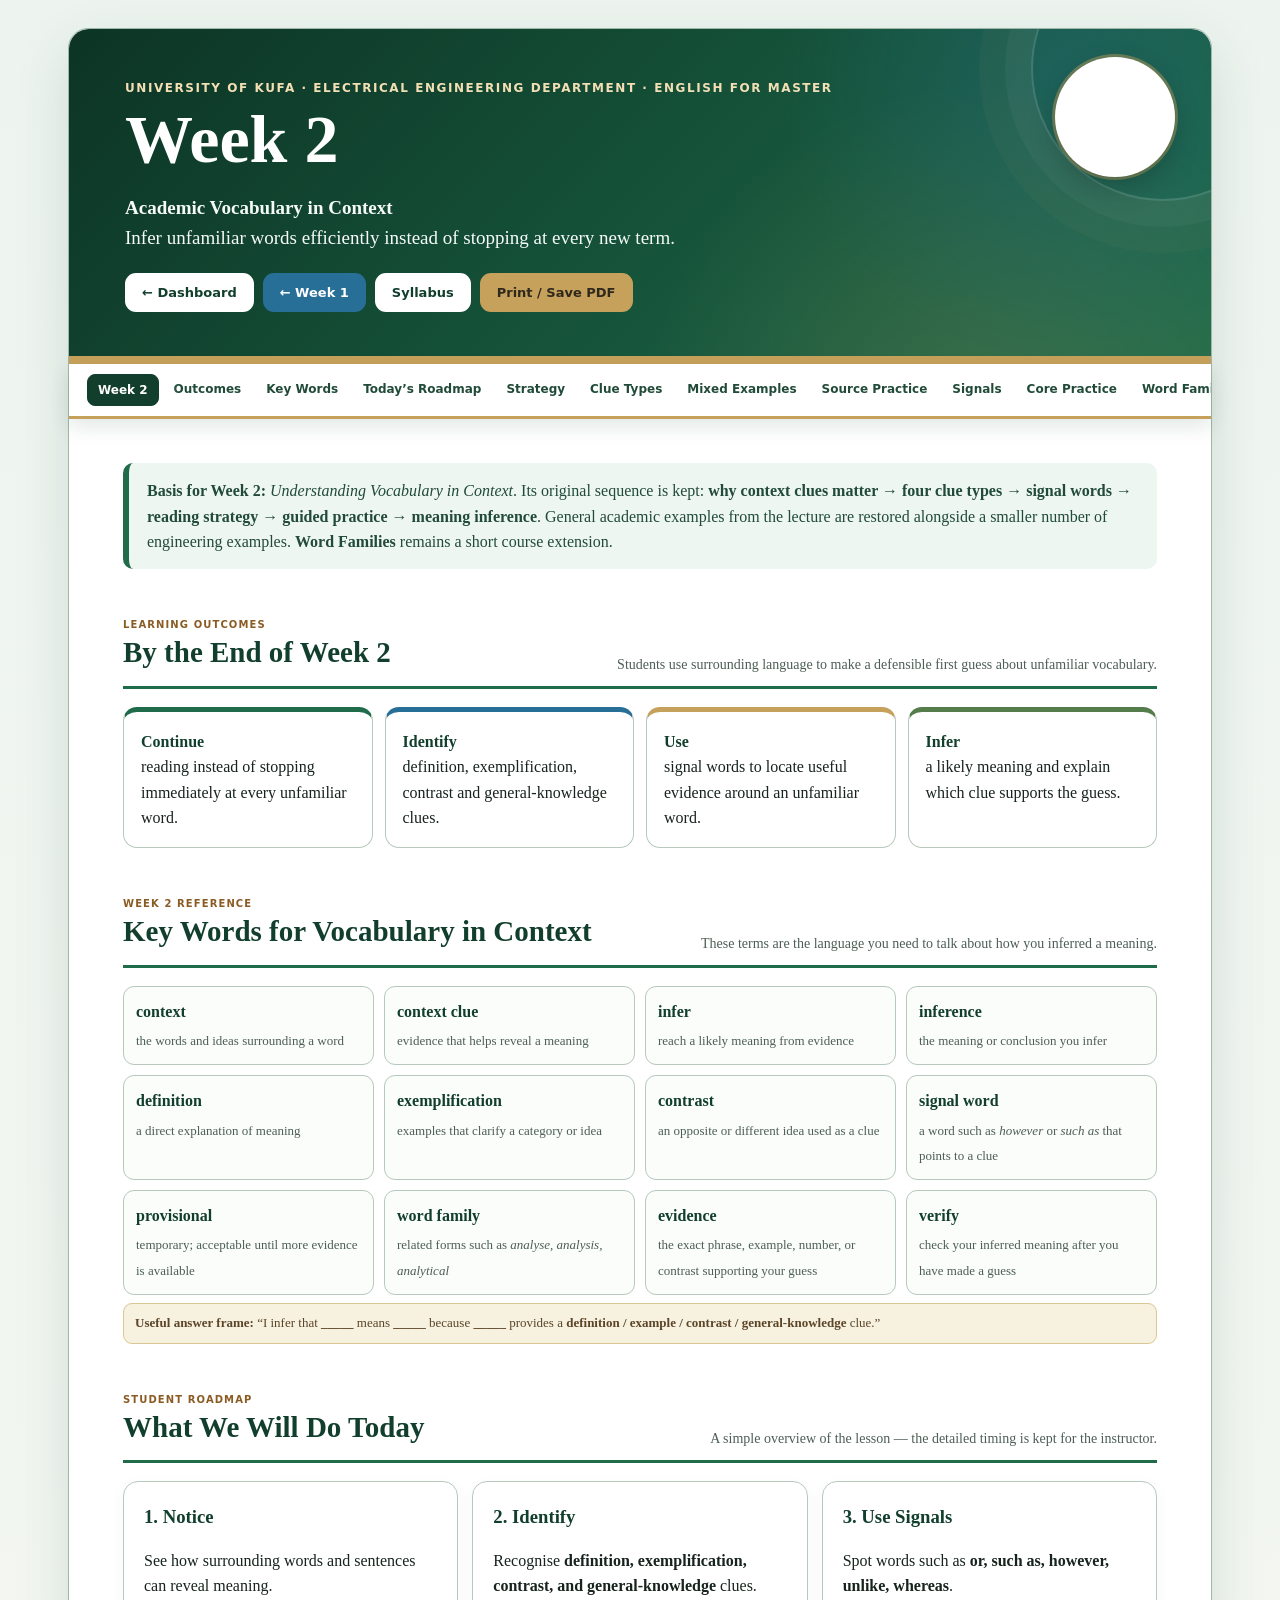
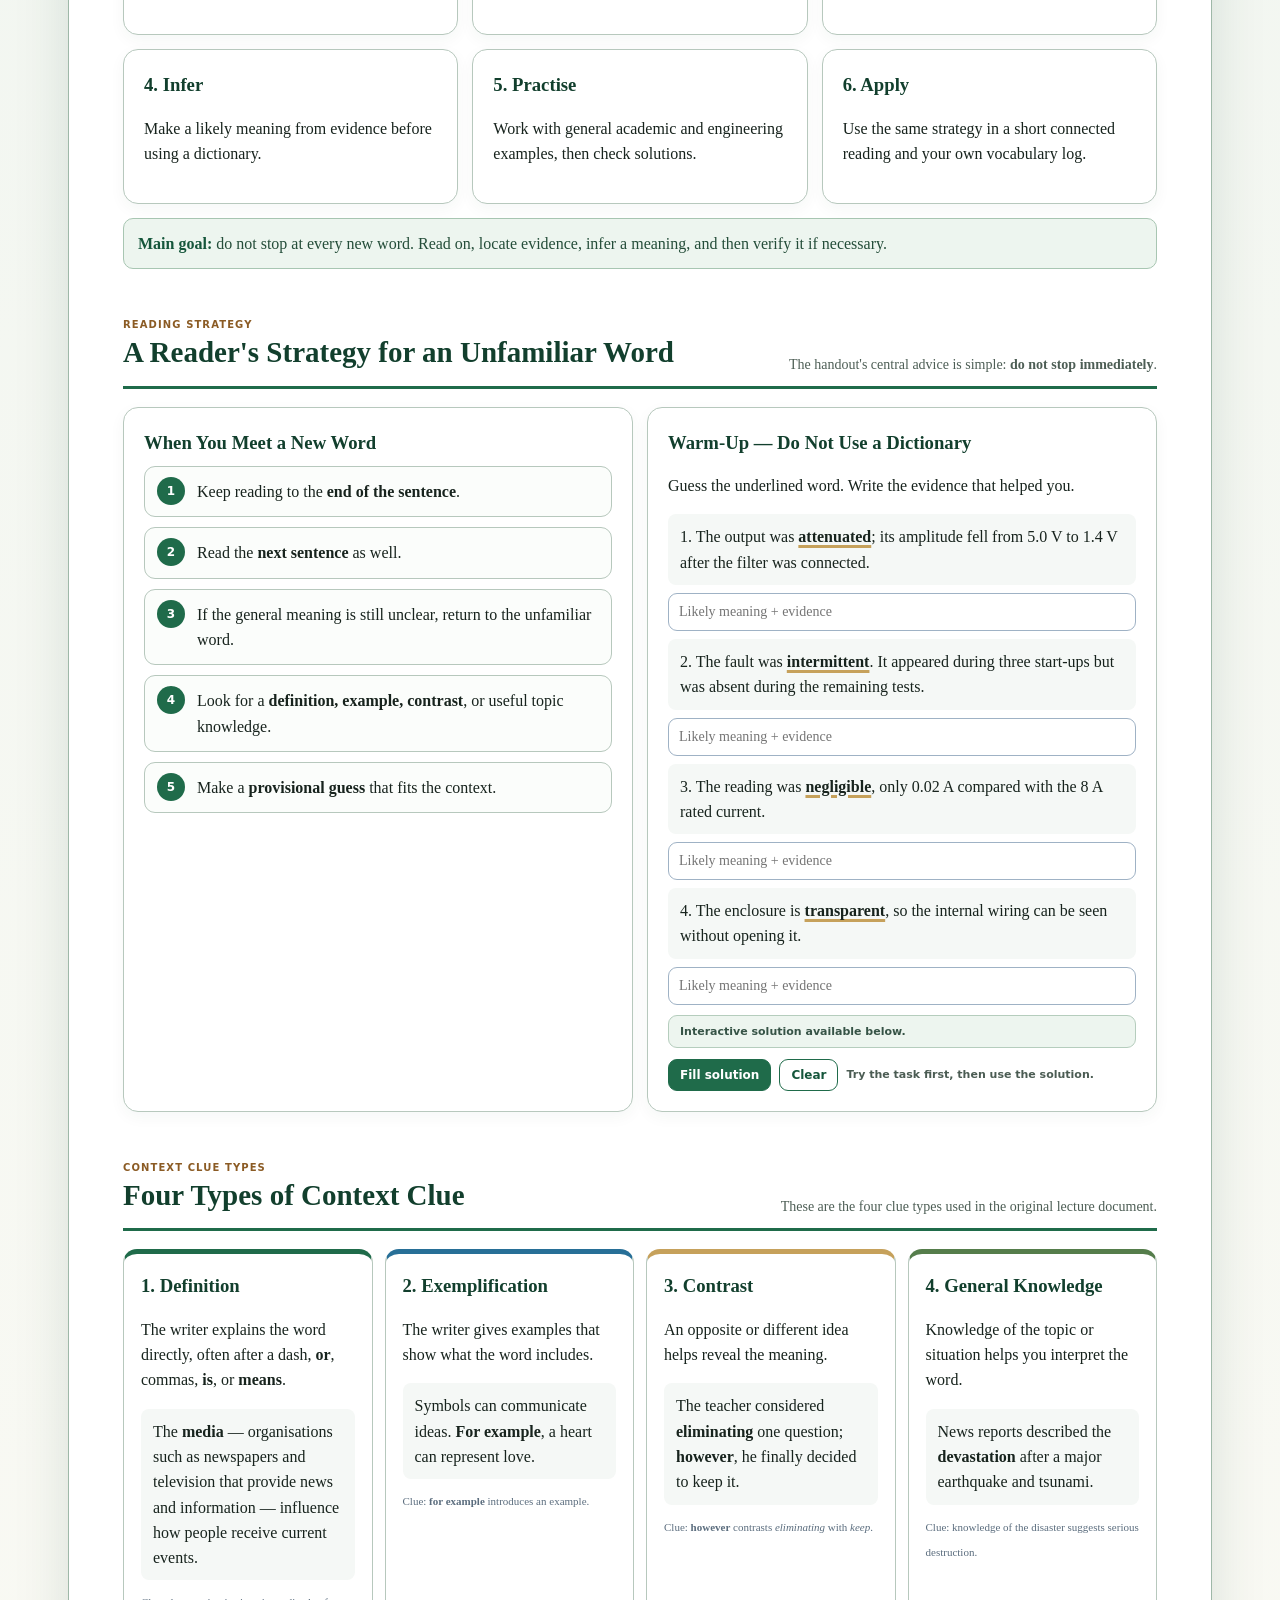
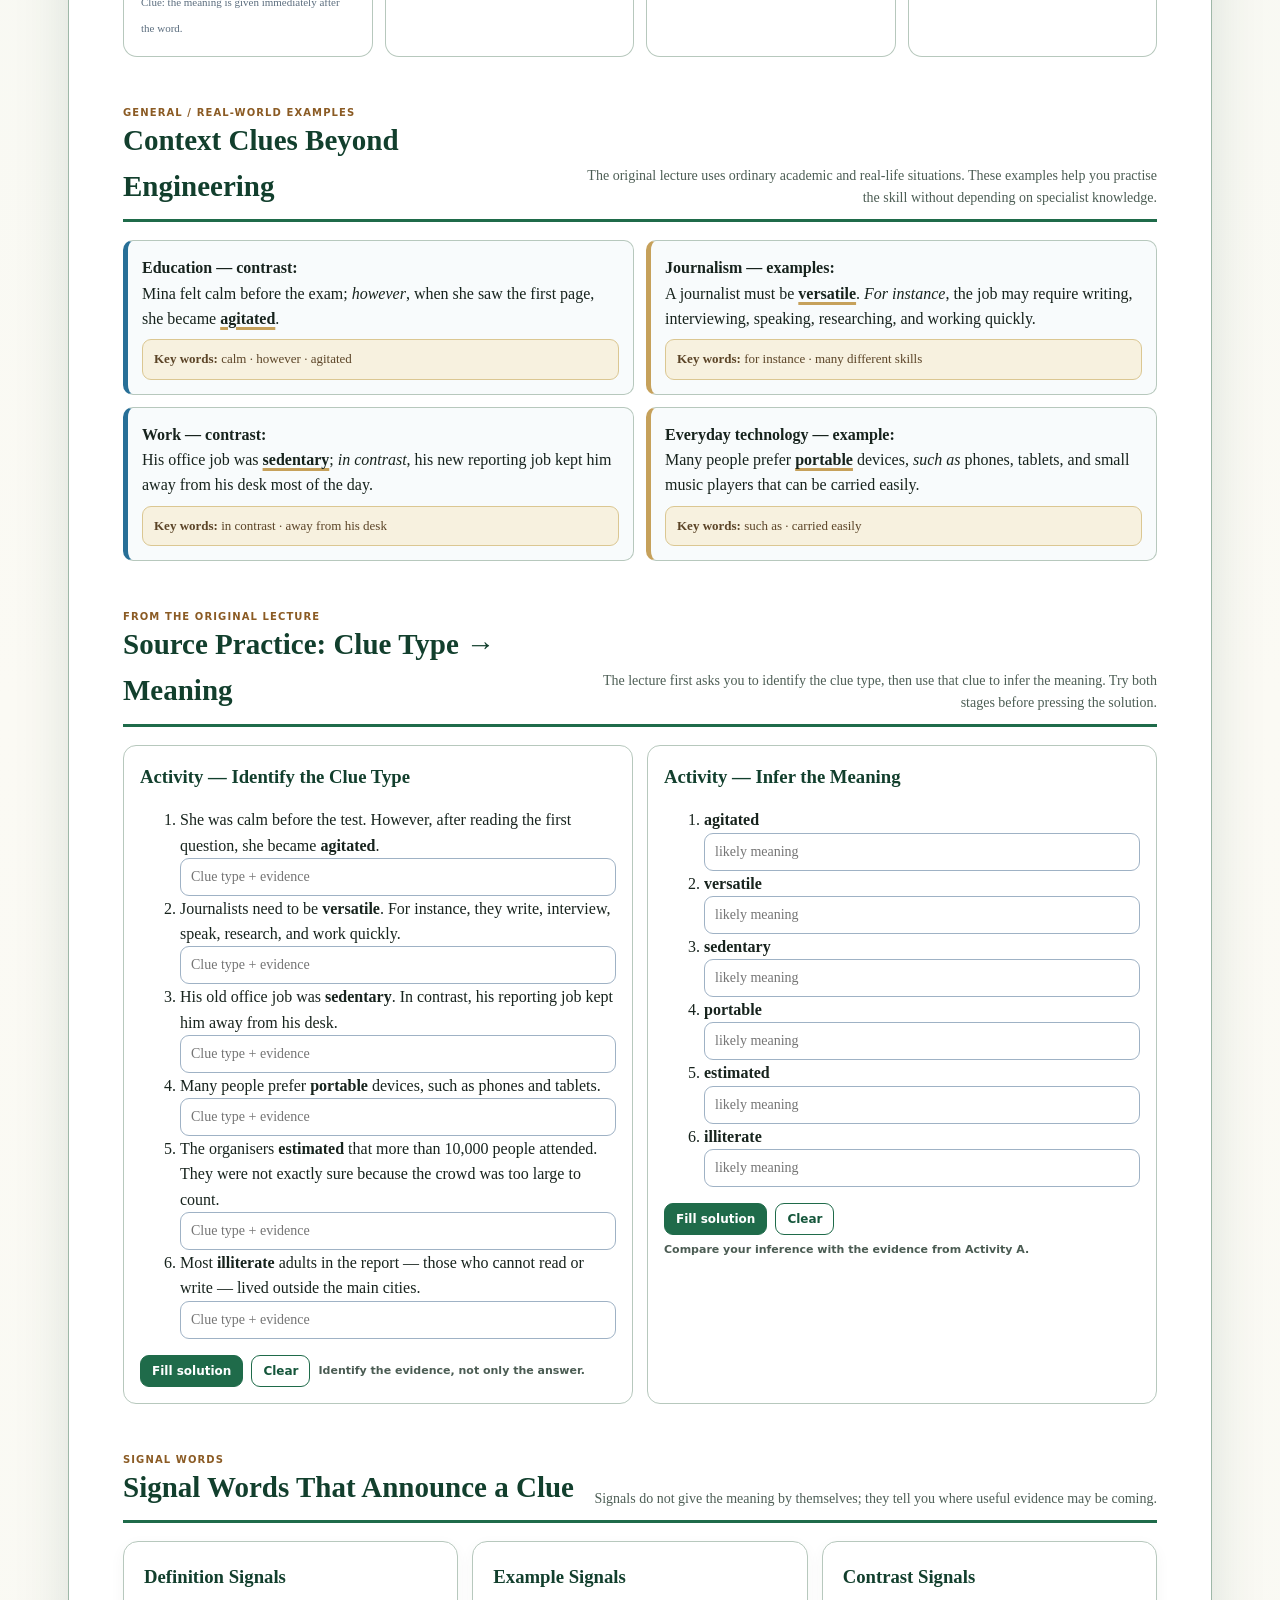
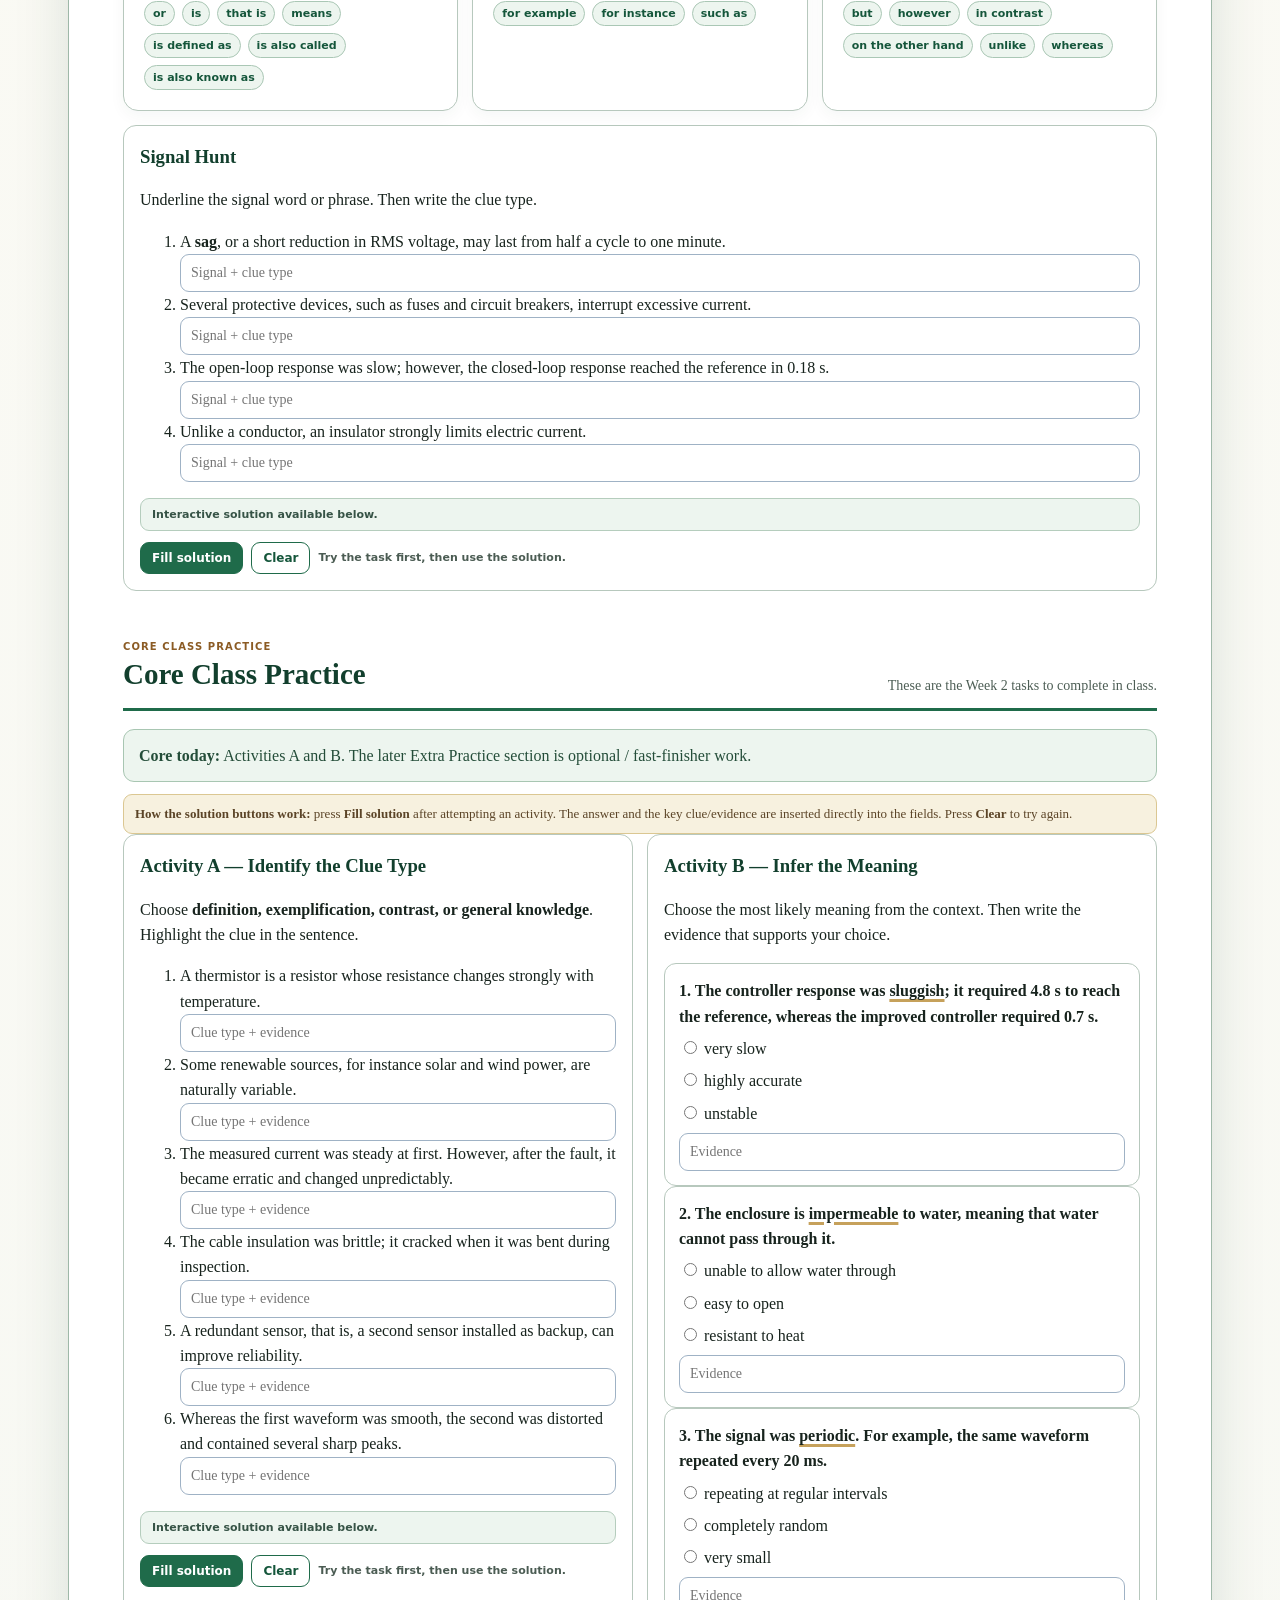
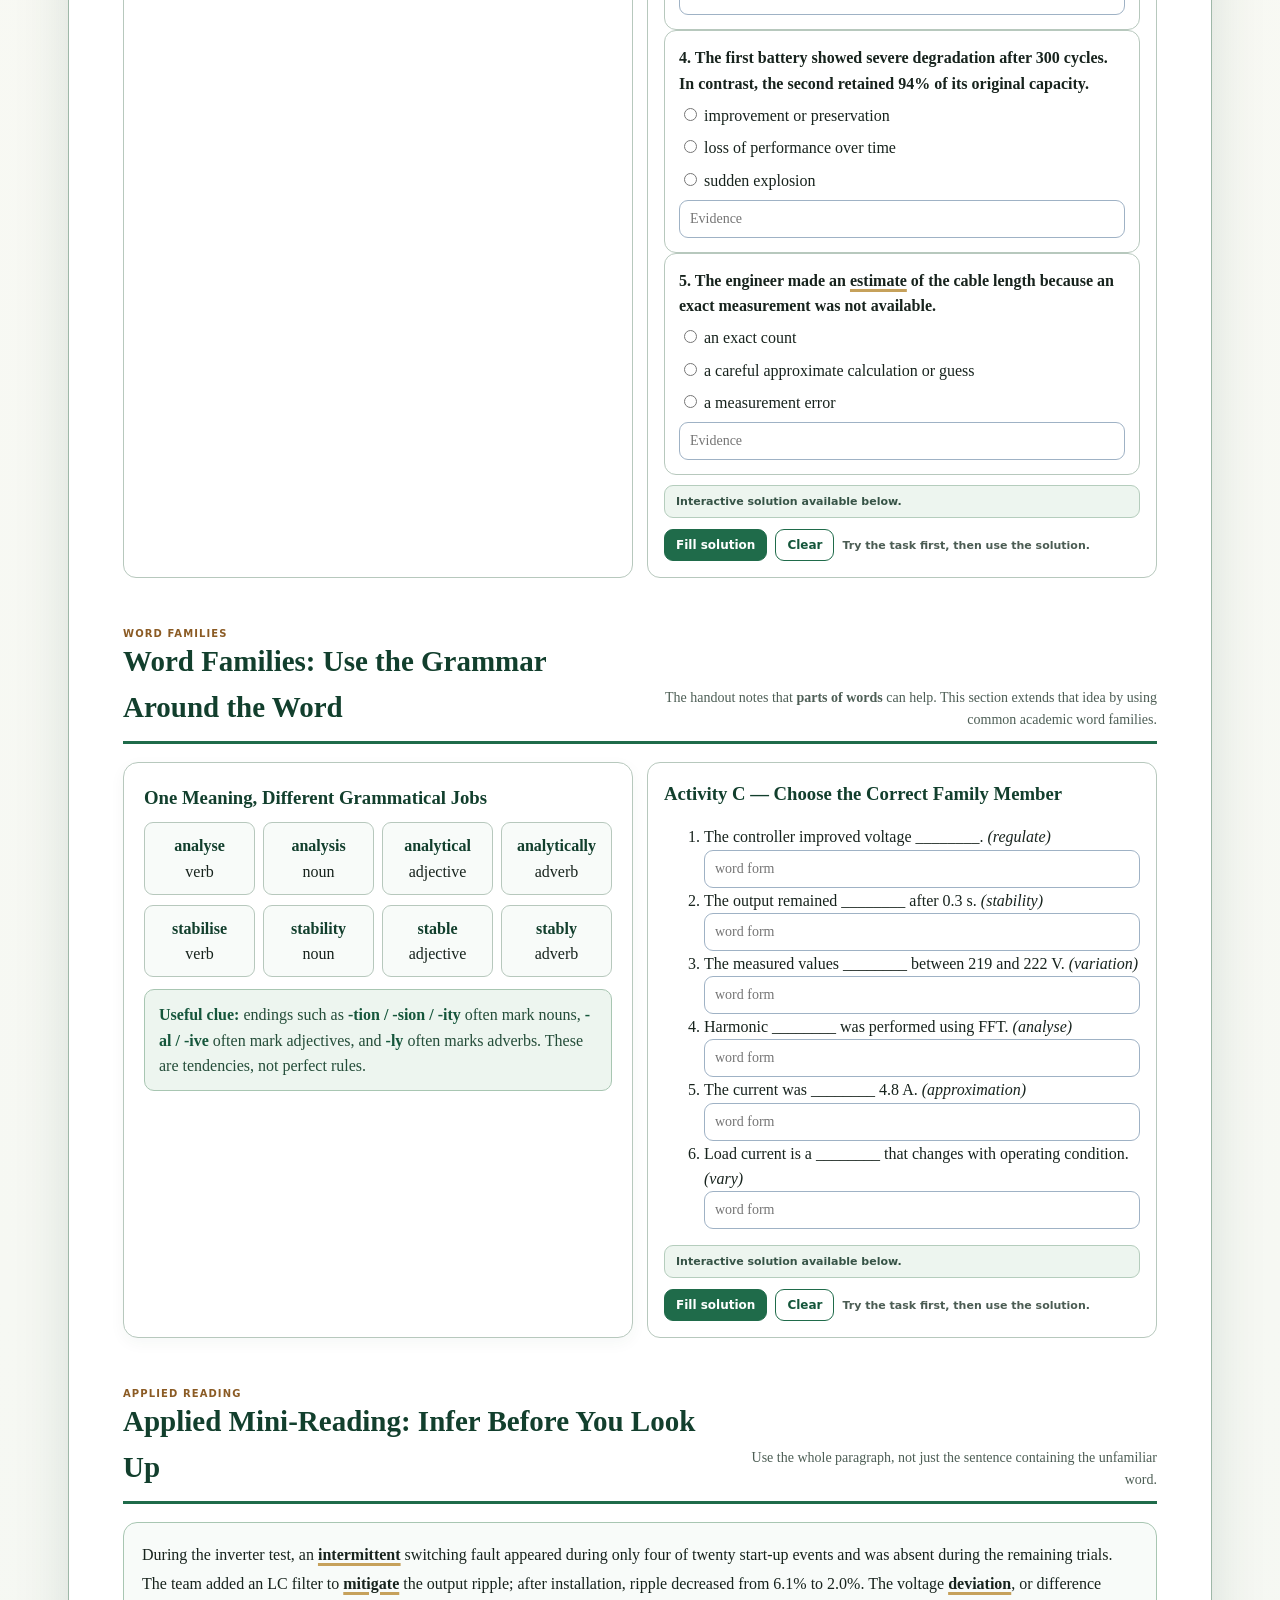
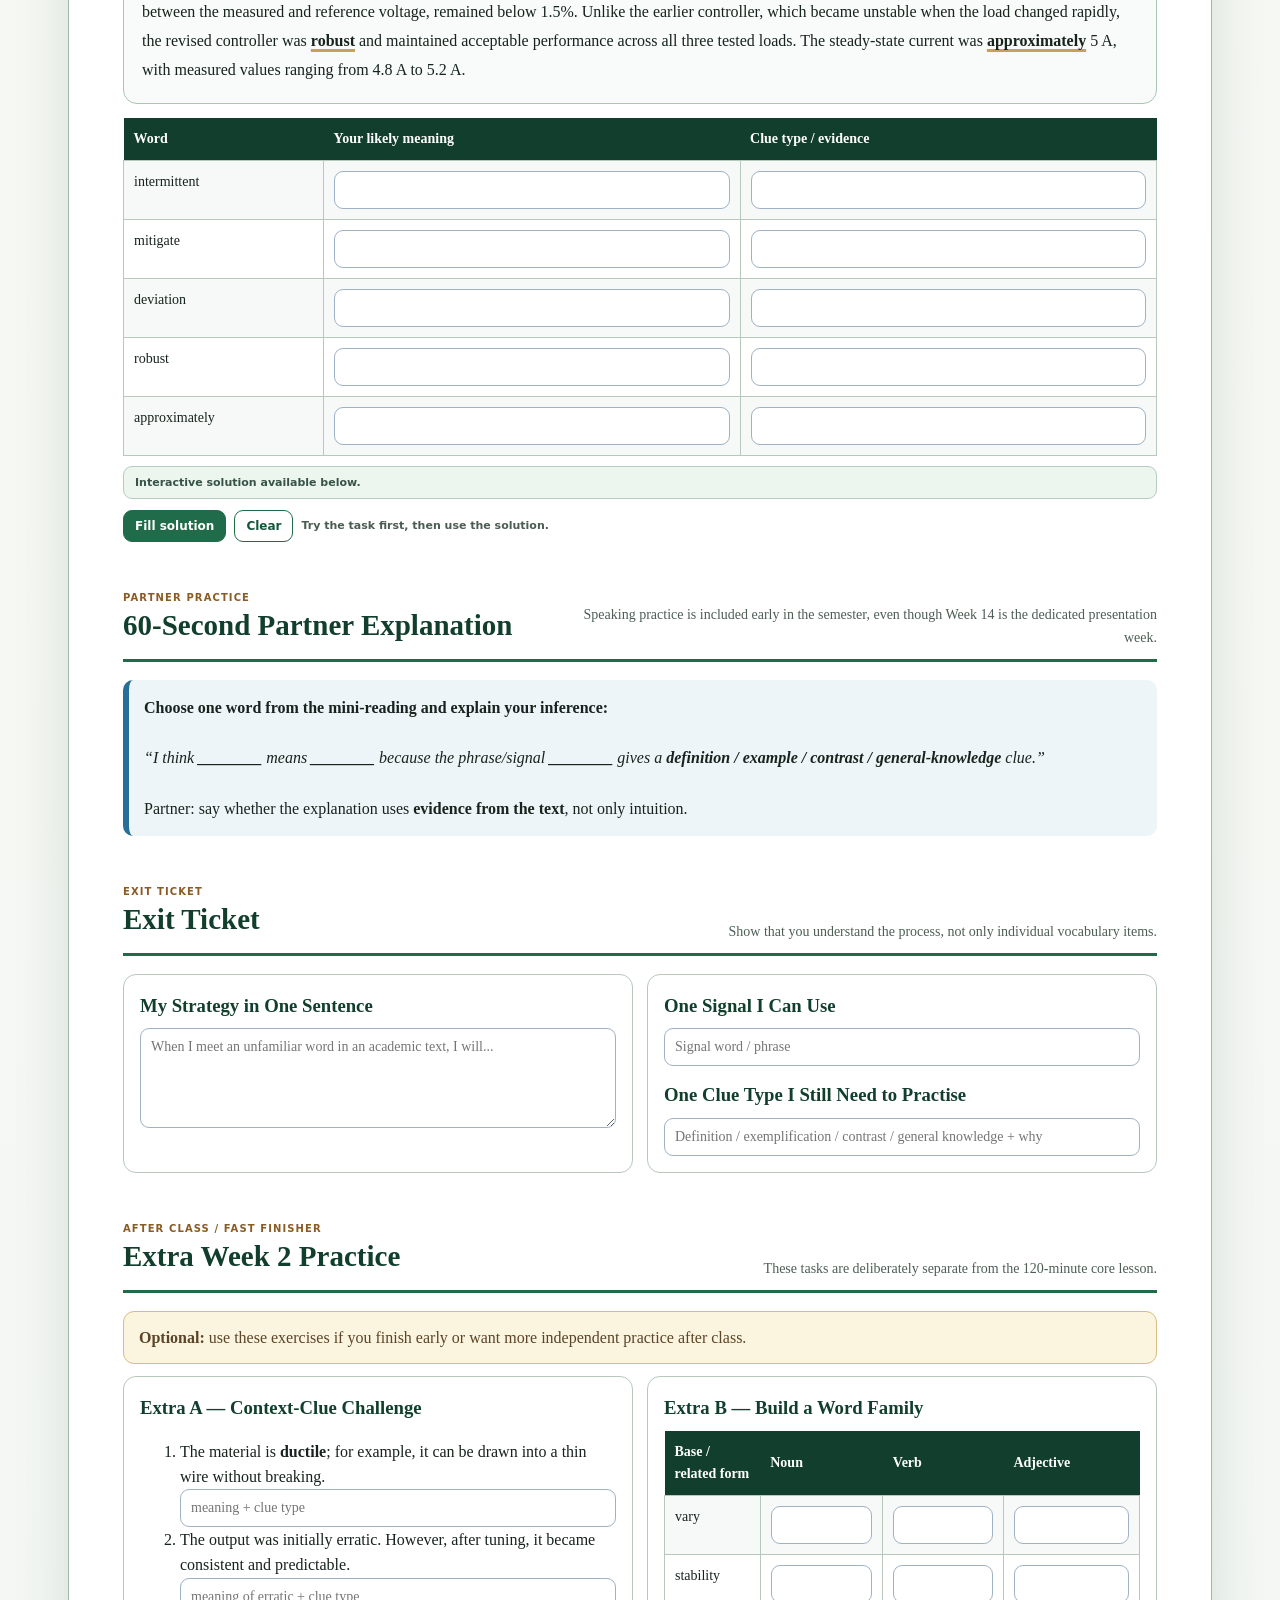
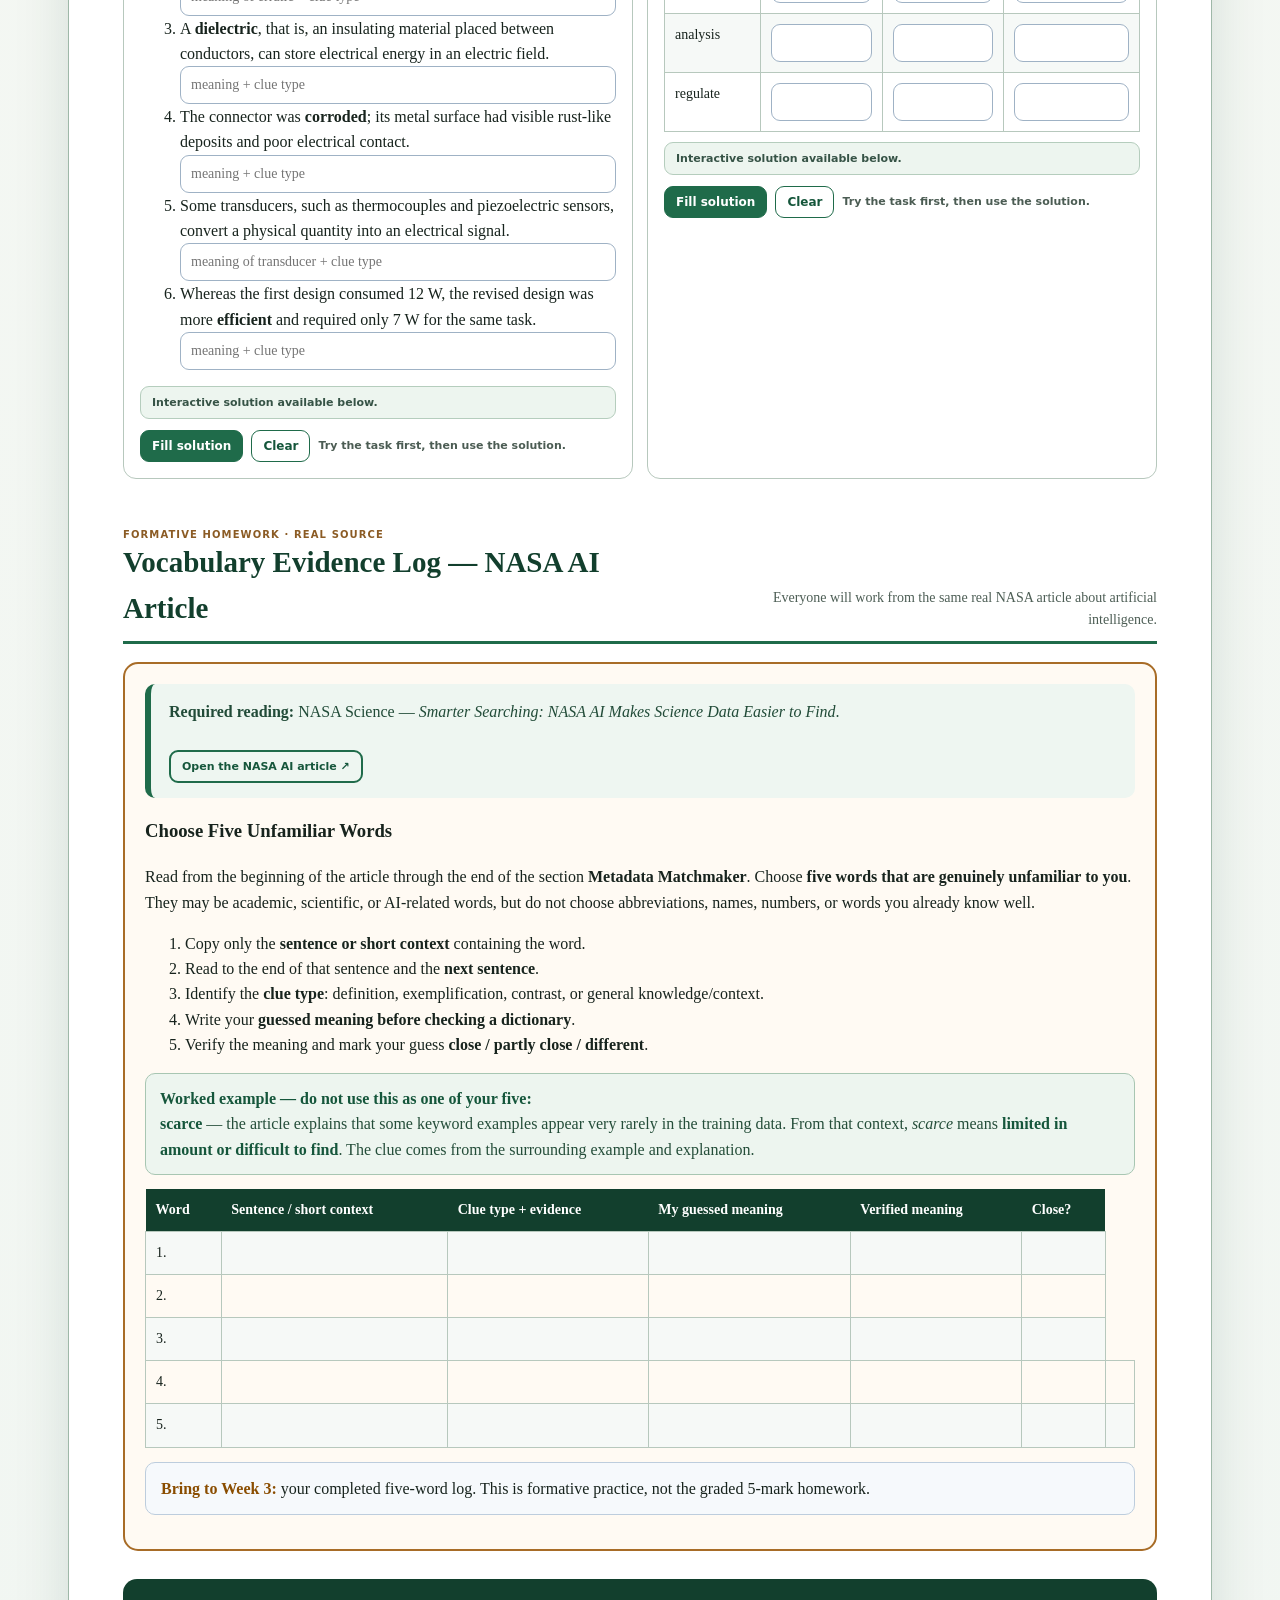
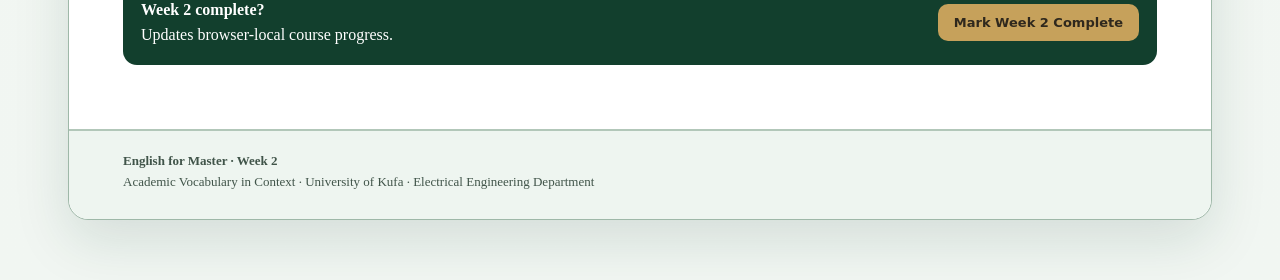
<file: week02.html>
<!DOCTYPE html>

<html lang="en">
<head>
<meta charset="utf-8"/>
<meta content="width=device-width,initial-scale=1" name="viewport"/>
<meta content="#155239" name="theme-color"/>
<meta content="Week 2 — Academic Vocabulary in Context: context clues, signal words, general academic examples, inference strategies, word families, and interactive solutions." name="description"/>
<title>Week 2 | Academic Vocabulary in Context</title>
<link href="/style.css" rel="stylesheet"/>
<style>
.vocab-grid{display:grid;grid-template-columns:repeat(4,1fr);gap:12px}.clue-card{padding:17px;border:1.5px solid var(--line);border-top:5px solid var(--kufa-green,#1f6b4a);border-radius:14px;background:#fff}.clue-card:nth-child(2){border-top-color:var(--kufa-blue,#276f97)}.clue-card:nth-child(3){border-top-color:var(--kufa-gold,#c6a15b)}.clue-card:nth-child(4){border-top-color:#557d4b}.clue-card h3{margin:0 0 7px;color:var(--navy)}.signal-list{display:flex;flex-wrap:wrap;gap:7px;margin-top:9px}.signal-list span{padding:5px 8px;border:1px solid #aac7b5;border-radius:999px;background:#edf5ef;color:#15563b;font:800 11px system-ui}.strategy{counter-reset:step;display:grid;gap:10px}.strategy div{position:relative;padding:12px 14px 12px 52px;border:1px solid var(--line);border-radius:11px;background:#fbfdfb}.strategy div:before{counter-increment:step;content:counter(step);position:absolute;left:12px;top:10px;width:28px;height:28px;border-radius:50%;display:grid;place-items:center;background:var(--green);color:#fff;font:900 12px system-ui}.word-family{display:grid;grid-template-columns:repeat(4,1fr);gap:8px;margin-top:10px}.word-family div{padding:10px;border:1px solid var(--line);border-radius:9px;background:#f8fbf9;text-align:center}.word-family b{display:block;color:var(--navy)}.reading-box{padding:18px;border:1.5px solid #a8c6b2;border-radius:14px;background:#f8fbf9;line-height:1.8}.target-word{font-weight:800;text-decoration:underline;text-decoration-color:var(--gold);text-decoration-thickness:3px;text-underline-offset:3px}.core-banner,.extra-banner{padding:13px 15px;border-radius:11px;margin:12px 0}.core-banner{background:#edf5ef;border:1px solid #a8c6b2;color:#244d39}.extra-banner{background:#fbf4df;border:1px solid #d8bd82;color:#5b4427}.evidence-table input[type=text]{min-width:180px}.mini-speak{padding:15px;border-left:6px solid var(--kufa-blue,#276f97);border-radius:10px;background:#eef5f8}.student-answer-note{margin-top:10px;padding:9px 11px;border-radius:9px;background:#edf5ef;border:1px solid #b5cdbd;color:#365346;font:700 11px system-ui}
@media(max-width:950px){.vocab-grid,.word-family{grid-template-columns:1fr 1fr}}@media(max-width:680px){.vocab-grid,.word-family{grid-template-columns:1fr}}

.keyword-bank{display:grid;grid-template-columns:repeat(4,1fr);gap:10px}.keyword-item{padding:12px;border:1px solid var(--line);border-radius:11px;background:#fbfdfb}.keyword-item b{display:block;color:var(--navy);margin-bottom:3px}.keyword-item span{font-size:13px;color:var(--muted)}.mixed-grid{display:grid;grid-template-columns:repeat(2,1fr);gap:12px}.mixed-example{padding:14px;border:1px solid var(--line);border-left:5px solid var(--kufa-blue,#276f97);border-radius:10px;background:#f8fbfc}.mixed-example:nth-child(2n){border-left-color:var(--kufa-gold,#c6a15b)}.solution-controls{display:flex;flex-wrap:wrap;gap:8px;align-items:center;margin-top:11px}.solution-btn,.clear-btn{appearance:none;border:1.5px solid var(--kufa-green,#1f6b4a);border-radius:9px;padding:8px 11px;font:800 12px system-ui;cursor:pointer}.solution-btn{background:var(--kufa-green,#1f6b4a);color:#fff}.solution-btn:hover{filter:brightness(.94)}.clear-btn{background:#fff;color:#15563b}.solution-note{font:700 11px system-ui;color:#4b5c53}.filled-solution{background:#eef8f2!important;border-color:#76aa89!important}.keyline{margin-top:8px;padding:9px 11px;border-radius:9px;background:#f7f1df;border:1px solid #dbc792;color:#5b4427;font-size:13px}.answer-status{margin-top:8px;font:700 12px system-ui;color:#15563b}.answer-status:empty{display:none}
@media(max-width:900px){.keyword-bank{grid-template-columns:1fr 1fr}}@media(max-width:680px){.keyword-bank,.mixed-grid{grid-template-columns:1fr}}
</style>
</head>
<body class="week-page">
<div class="wrap"><div class="site">
<header id="top">
<div class="ey">University of Kufa · Electrical Engineering Department · English for Master</div>
<h1 class="hero">Week 2</h1>
<p class="deck"><strong>Academic Vocabulary in Context</strong><br/>Infer unfamiliar words efficiently instead of stopping at every new term.</p>
<div class="actions"><a class="btn" href="/">← Dashboard</a><a class="btn alt" href="/week01.html">← Week 1</a><a class="btn" href="/syllabus.html">Syllabus</a><button class="btn gold" onclick="window.print()">Print / Save PDF</button></div>
</header>
<nav aria-label="Week 2 navigation"><a class="nav-brand" href="#top">Week 2</a><a href="#outcomes">Outcomes</a><a href="#keywords">Key Words</a><a href="#agenda">Today’s Roadmap</a><a href="#strategy">Strategy</a><a href="#clues">Clue Types</a><a href="#mixed">Mixed Examples</a><a href="#source-practice">Source Practice</a><a href="#signals">Signals</a><a href="#core">Core Practice</a><a href="#families">Word Families</a><a href="#reading">Applied Reading</a><a href="#speaking">Speaking</a><a href="#exit">Exit</a><a href="#extra">Extra Practice</a><a href="#homework">Homework</a></nav>
<main>
<section><div class="source"><strong>Basis for Week 2:</strong> <em>Understanding Vocabulary in Context</em>. Its original sequence is kept: <strong>why context clues matter → four clue types → signal words → reading strategy → guided practice → meaning inference</strong>. General academic examples from the lecture are restored alongside a smaller number of engineering examples. <strong>Word Families</strong> remains a short course extension.</div></section>
<section id="outcomes"><div class="head"><div><span class="label">Learning outcomes</span><h2>By the End of Week 2</h2></div><p>Students use surrounding language to make a defensible first guess about unfamiliar vocabulary.</p></div><div class="outcomes"><div class="outcome"><b>Continue</b><span>reading instead of stopping immediately at every unfamiliar word.</span></div><div class="outcome"><b>Identify</b><span>definition, exemplification, contrast and general-knowledge clues.</span></div><div class="outcome"><b>Use</b><span>signal words to locate useful evidence around an unfamiliar word.</span></div><div class="outcome"><b>Infer</b><span>a likely meaning and explain which clue supports the guess.</span></div></div></section>
<section id="keywords"><div class="head"><div><span class="label">Week 2 reference</span><h2>Key Words for Vocabulary in Context</h2></div><p>These terms are the language you need to talk about how you inferred a meaning.</p></div>
<div class="keyword-bank">
<div class="keyword-item"><b>context</b><span>the words and ideas surrounding a word</span></div>
<div class="keyword-item"><b>context clue</b><span>evidence that helps reveal a meaning</span></div>
<div class="keyword-item"><b>infer</b><span>reach a likely meaning from evidence</span></div>
<div class="keyword-item"><b>inference</b><span>the meaning or conclusion you infer</span></div>
<div class="keyword-item"><b>definition</b><span>a direct explanation of meaning</span></div>
<div class="keyword-item"><b>exemplification</b><span>examples that clarify a category or idea</span></div>
<div class="keyword-item"><b>contrast</b><span>an opposite or different idea used as a clue</span></div>
<div class="keyword-item"><b>signal word</b><span>a word such as <em>however</em> or <em>such as</em> that points to a clue</span></div>
<div class="keyword-item"><b>provisional</b><span>temporary; acceptable until more evidence is available</span></div>
<div class="keyword-item"><b>word family</b><span>related forms such as <em>analyse, analysis, analytical</em></span></div>
<div class="keyword-item"><b>evidence</b><span>the exact phrase, example, number, or contrast supporting your guess</span></div>
<div class="keyword-item"><b>verify</b><span>check your inferred meaning after you have made a guess</span></div>
</div><div class="keyline"><strong>Useful answer frame:</strong> “I infer that <strong>_____</strong> means <strong>_____</strong> because <strong>_____</strong> provides a <strong>definition / example / contrast / general-knowledge</strong> clue.”</div></section>
<section id="agenda"><div class="head"><div><span class="label">Student roadmap</span><h2>What We Will Do Today</h2></div><p>A simple overview of the lesson — the detailed timing is kept for the instructor.</p></div><div class="grid3"><div class="card"><h3>1. Notice</h3><p>See how surrounding words and sentences can reveal meaning.</p></div><div class="card"><h3>2. Identify</h3><p>Recognise <strong>definition, exemplification, contrast, and general-knowledge</strong> clues.</p></div><div class="card"><h3>3. Use Signals</h3><p>Spot words such as <strong>or, such as, however, unlike, whereas</strong>.</p></div><div class="card"><h3>4. Infer</h3><p>Make a likely meaning from evidence before using a dictionary.</p></div><div class="card"><h3>5. Practise</h3><p>Work with general academic and engineering examples, then check solutions.</p></div><div class="card"><h3>6. Apply</h3><p>Use the same strategy in a short connected reading and your own vocabulary log.</p></div></div><div class="takeaway" style="margin-top:14px"><strong>Main goal:</strong> do not stop at every new word. Read on, locate evidence, infer a meaning, and then verify it if necessary.</div></section>
<section id="strategy"><div class="head"><div><span class="label">Reading strategy</span><h2>A Reader's Strategy for an Unfamiliar Word</h2></div><p>The handout's central advice is simple: <strong>do not stop immediately</strong>.</p></div><div class="grid"><div class="card"><h3>When You Meet a New Word</h3><div class="strategy"><div>Keep reading to the <strong>end of the sentence</strong>.</div><div>Read the <strong>next sentence</strong> as well.</div><div>If the general meaning is still unclear, return to the unfamiliar word.</div><div>Look for a <strong>definition, example, contrast</strong>, or useful topic knowledge.</div><div>Make a <strong>provisional guess</strong> that fits the context.</div></div></div><div class="card" id="sol-warmup"><h3>Warm-Up — Do Not Use a Dictionary</h3><p>Guess the underlined word. Write the evidence that helped you.</p><div class="prompt">1. The output was <span class="target-word">attenuated</span>; its amplitude fell from 5.0 V to 1.4 V after the filter was connected.</div><input placeholder="Likely meaning + evidence" type="text"/><div class="prompt">2. The fault was <span class="target-word">intermittent</span>. It appeared during three start-ups but was absent during the remaining tests.</div><input placeholder="Likely meaning + evidence" type="text"/><div class="prompt">3. The reading was <span class="target-word">negligible</span>, only 0.02 A compared with the 8 A rated current.</div><input placeholder="Likely meaning + evidence" type="text"/><div class="prompt">4. The enclosure is <span class="target-word">transparent</span>, so the internal wiring can be seen without opening it.</div><input placeholder="Likely meaning + evidence" type="text"/><div class="student-answer-note">Interactive solution available below.</div><div class="solution-controls"><button class="solution-btn" onclick="fillSolution('warmup')" type="button">Fill solution</button><button class="clear-btn" onclick="clearSolution('warmup')" type="button">Clear</button><span class="solution-note">Try the task first, then use the solution.</span></div><div class="answer-status" id="status-warmup"></div></div></div></section>
<section id="clues"><div class="head"><div><span class="label">Context clue types</span><h2>Four Types of Context Clue</h2></div><p>These are the four clue types used in the original lecture document.</p></div><div class="vocab-grid"><div class="clue-card"><h3>1. Definition</h3><p>The writer explains the word directly, often after a dash, <strong>or</strong>, commas, <strong>is</strong>, or <strong>means</strong>.</p><div class="prompt">The <strong>media</strong> — organisations such as newspapers and television that provide news and information — influence how people receive current events.</div><span class="small-note">Clue: the meaning is given immediately after the word.</span></div><div class="clue-card"><h3>2. Exemplification</h3><p>The writer gives examples that show what the word includes.</p><div class="prompt">Symbols can communicate ideas. <strong>For example</strong>, a heart can represent love.</div><span class="small-note">Clue: <strong>for example</strong> introduces an example.</span></div><div class="clue-card"><h3>3. Contrast</h3><p>An opposite or different idea helps reveal the meaning.</p><div class="prompt">The teacher considered <strong>eliminating</strong> one question; <strong>however</strong>, he finally decided to keep it.</div><span class="small-note">Clue: <strong>however</strong> contrasts <em>eliminating</em> with <em>keep</em>.</span></div><div class="clue-card"><h3>4. General Knowledge</h3><p>Knowledge of the topic or situation helps you interpret the word.</p><div class="prompt">News reports described the <strong>devastation</strong> after a major earthquake and tsunami.</div><span class="small-note">Clue: knowledge of the disaster suggests serious destruction.</span></div></div></section>
<section id="mixed"><div class="head"><div><span class="label">General / real-world examples</span><h2>Context Clues Beyond Engineering</h2></div><p>The original lecture uses ordinary academic and real-life situations. These examples help you practise the skill without depending on specialist knowledge.</p></div><div class="mixed-grid"><div class="mixed-example"><strong>Education — contrast:</strong><br/>Mina felt calm before the exam; <em>however</em>, when she saw the first page, she became <span class="target-word">agitated</span>.<div class="keyline"><strong>Key words:</strong> calm · however · agitated</div></div><div class="mixed-example"><strong>Journalism — examples:</strong><br/>A journalist must be <span class="target-word">versatile</span>. <em>For instance</em>, the job may require writing, interviewing, speaking, researching, and working quickly.<div class="keyline"><strong>Key words:</strong> for instance · many different skills</div></div><div class="mixed-example"><strong>Work — contrast:</strong><br/>His office job was <span class="target-word">sedentary</span>; <em>in contrast</em>, his new reporting job kept him away from his desk most of the day.<div class="keyline"><strong>Key words:</strong> in contrast · away from his desk</div></div><div class="mixed-example"><strong>Everyday technology — example:</strong><br/>Many people prefer <span class="target-word">portable</span> devices, <em>such as</em> phones, tablets, and small music players that can be carried easily.<div class="keyline"><strong>Key words:</strong> such as · carried easily</div></div></div></section><section id="source-practice"><div class="head"><div><span class="label">From the original lecture</span><h2>Source Practice: Clue Type → Meaning</h2></div><p>The lecture first asks you to identify the clue type, then use that clue to infer the meaning. Try both stages before pressing the solution.</p></div><div class="grid"><div class="task" id="sol-sourceA"><h3>Activity — Identify the Clue Type</h3><ol><li>She was calm before the test. However, after reading the first question, she became <strong>agitated</strong>.<input placeholder="Clue type + evidence" type="text"/></li><li>Journalists need to be <strong>versatile</strong>. For instance, they write, interview, speak, research, and work quickly.<input placeholder="Clue type + evidence" type="text"/></li><li>His old office job was <strong>sedentary</strong>. In contrast, his reporting job kept him away from his desk.<input placeholder="Clue type + evidence" type="text"/></li><li>Many people prefer <strong>portable</strong> devices, such as phones and tablets.<input placeholder="Clue type + evidence" type="text"/></li><li>The organisers <strong>estimated</strong> that more than 10,000 people attended. They were not exactly sure because the crowd was too large to count.<input placeholder="Clue type + evidence" type="text"/></li><li>Most <strong>illiterate</strong> adults in the report — those who cannot read or write — lived outside the main cities.<input placeholder="Clue type + evidence" type="text"/></li></ol><div class="solution-controls"><button class="solution-btn" onclick="fillSolution('sourceA')" type="button">Fill solution</button><button class="clear-btn" onclick="clearSolution('sourceA')" type="button">Clear</button><span class="solution-note">Identify the evidence, not only the answer.</span></div><div class="answer-status" id="status-sourceA"></div></div><div class="task" id="sol-sourceB"><h3>Activity — Infer the Meaning</h3><ol><li><strong>agitated</strong><input placeholder="likely meaning" type="text"/></li><li><strong>versatile</strong><input placeholder="likely meaning" type="text"/></li><li><strong>sedentary</strong><input placeholder="likely meaning" type="text"/></li><li><strong>portable</strong><input placeholder="likely meaning" type="text"/></li><li><strong>estimated</strong><input placeholder="likely meaning" type="text"/></li><li><strong>illiterate</strong><input placeholder="likely meaning" type="text"/></li></ol><div class="solution-controls"><button class="solution-btn" onclick="fillSolution('sourceB')" type="button">Fill solution</button><button class="clear-btn" onclick="clearSolution('sourceB')" type="button">Clear</button><span class="solution-note">Compare your inference with the evidence from Activity A.</span></div><div class="answer-status" id="status-sourceB"></div></div></div></section>
<section id="signals"><div class="head"><div><span class="label">Signal words</span><h2>Signal Words That Announce a Clue</h2></div><p>Signals do not give the meaning by themselves; they tell you where useful evidence may be coming.</p></div><div class="grid3"><div class="card"><h3>Definition Signals</h3><div class="signal-list"><span>or</span><span>is</span><span>that is</span><span>means</span><span>is defined as</span><span>is also called</span><span>is also known as</span></div></div><div class="card"><h3>Example Signals</h3><div class="signal-list"><span>for example</span><span>for instance</span><span>such as</span></div></div><div class="card"><h3>Contrast Signals</h3><div class="signal-list"><span>but</span><span>however</span><span>in contrast</span><span>on the other hand</span><span>unlike</span><span>whereas</span></div></div></div><div class="task" id="sol-signal" style="margin-top:14px"><h3>Signal Hunt</h3><p>Underline the signal word or phrase. Then write the clue type.</p><ol><li>A <strong>sag</strong>, or a short reduction in RMS voltage, may last from half a cycle to one minute. <input placeholder="Signal + clue type" type="text"/></li><li>Several protective devices, such as fuses and circuit breakers, interrupt excessive current. <input placeholder="Signal + clue type" type="text"/></li><li>The open-loop response was slow; however, the closed-loop response reached the reference in 0.18 s. <input placeholder="Signal + clue type" type="text"/></li><li>Unlike a conductor, an insulator strongly limits electric current. <input placeholder="Signal + clue type" type="text"/></li></ol><div class="student-answer-note">Interactive solution available below.</div><div class="solution-controls"><button class="solution-btn" onclick="fillSolution('signal')" type="button">Fill solution</button><button class="clear-btn" onclick="clearSolution('signal')" type="button">Clear</button><span class="solution-note">Try the task first, then use the solution.</span></div><div class="answer-status" id="status-signal"></div></div></section>
<section id="core"><div class="head"><div><span class="label">Core class practice</span><h2>Core Class Practice</h2></div><p>These are the Week 2 tasks to complete in class.</p></div><div class="core-banner"><strong>Core today:</strong> Activities A and B. The later Extra Practice section is optional / fast-finisher work.</div><div class="keyline"><strong>How the solution buttons work:</strong> press <strong>Fill solution</strong> after attempting an activity. The answer and the key clue/evidence are inserted directly into the fields. Press <strong>Clear</strong> to try again.</div><div class="grid"><div class="task" id="sol-activityA"><h3>Activity A — Identify the Clue Type</h3><p>Choose <strong>definition, exemplification, contrast, or general knowledge</strong>. Highlight the clue in the sentence.</p><ol><li>A thermistor is a resistor whose resistance changes strongly with temperature.<input placeholder="Clue type + evidence" type="text"/></li><li>Some renewable sources, for instance solar and wind power, are naturally variable.<input placeholder="Clue type + evidence" type="text"/></li><li>The measured current was steady at first. However, after the fault, it became erratic and changed unpredictably.<input placeholder="Clue type + evidence" type="text"/></li><li>The cable insulation was brittle; it cracked when it was bent during inspection.<input placeholder="Clue type + evidence" type="text"/></li><li>A redundant sensor, that is, a second sensor installed as backup, can improve reliability.<input placeholder="Clue type + evidence" type="text"/></li><li>Whereas the first waveform was smooth, the second was distorted and contained several sharp peaks.<input placeholder="Clue type + evidence" type="text"/></li></ol><div class="student-answer-note">Interactive solution available below.</div><div class="solution-controls"><button class="solution-btn" onclick="fillSolution('activityA')" type="button">Fill solution</button><button class="clear-btn" onclick="clearSolution('activityA')" type="button">Clear</button><span class="solution-note">Try the task first, then use the solution.</span></div><div class="answer-status" id="status-activityA"></div></div><div class="task" id="sol-activityB"><h3>Activity B — Infer the Meaning</h3><p>Choose the most likely meaning from the context. Then write the evidence that supports your choice.</p><div class="q"><b>1. The controller response was <span class="target-word">sluggish</span>; it required 4.8 s to reach the reference, whereas the improved controller required 0.7 s.</b><label><input name="b1" type="radio"/> very slow</label><label><input name="b1" type="radio"/> highly accurate</label><label><input name="b1" type="radio"/> unstable</label><input placeholder="Evidence" type="text"/></div><div class="q"><b>2. The enclosure is <span class="target-word">impermeable</span> to water, meaning that water cannot pass through it.</b><label><input name="b2" type="radio"/> unable to allow water through</label><label><input name="b2" type="radio"/> easy to open</label><label><input name="b2" type="radio"/> resistant to heat</label><input placeholder="Evidence" type="text"/></div><div class="q"><b>3. The signal was <span class="target-word">periodic</span>. For example, the same waveform repeated every 20 ms.</b><label><input name="b3" type="radio"/> repeating at regular intervals</label><label><input name="b3" type="radio"/> completely random</label><label><input name="b3" type="radio"/> very small</label><input placeholder="Evidence" type="text"/></div><div class="q"><b>4. The first battery showed severe degradation after 300 cycles. In contrast, the second retained 94% of its original capacity.</b><label><input name="b4" type="radio"/> improvement or preservation</label><label><input name="b4" type="radio"/> loss of performance over time</label><label><input name="b4" type="radio"/> sudden explosion</label><input placeholder="Evidence" type="text"/></div><div class="q"><b>5. The engineer made an <span class="target-word">estimate</span> of the cable length because an exact measurement was not available.</b><label><input name="b5" type="radio"/> an exact count</label><label><input name="b5" type="radio"/> a careful approximate calculation or guess</label><label><input name="b5" type="radio"/> a measurement error</label><input placeholder="Evidence" type="text"/></div><div class="student-answer-note">Interactive solution available below.</div><div class="solution-controls"><button class="solution-btn" onclick="fillSolution('activityB')" type="button">Fill solution</button><button class="clear-btn" onclick="clearSolution('activityB')" type="button">Clear</button><span class="solution-note">Try the task first, then use the solution.</span></div><div class="answer-status" id="status-activityB"></div></div></div></section>
<section id="families"><div class="head"><div><span class="label">Word families</span><h2>Word Families: Use the Grammar Around the Word</h2></div><p>The handout notes that <strong>parts of words</strong> can help. This section extends that idea by using common academic word families.</p></div><div class="grid"><div class="card"><h3>One Meaning, Different Grammatical Jobs</h3><div class="word-family"><div><b>analyse</b><span>verb</span></div><div><b>analysis</b><span>noun</span></div><div><b>analytical</b><span>adjective</span></div><div><b>analytically</b><span>adverb</span></div></div><div class="word-family"><div><b>stabilise</b><span>verb</span></div><div><b>stability</b><span>noun</span></div><div><b>stable</b><span>adjective</span></div><div><b>stably</b><span>adverb</span></div></div><div class="takeaway"><strong>Useful clue:</strong> endings such as <strong>-tion / -sion / -ity</strong> often mark nouns, <strong>-al / -ive</strong> often mark adjectives, and <strong>-ly</strong> often marks adverbs. These are tendencies, not perfect rules.</div></div><div class="task" id="sol-activityC"><h3>Activity C — Choose the Correct Family Member</h3><ol><li>The controller improved voltage ________. <em>(regulate)</em><input placeholder="word form" type="text"/></li><li>The output remained ________ after 0.3 s. <em>(stability)</em><input placeholder="word form" type="text"/></li><li>The measured values ________ between 219 and 222 V. <em>(variation)</em><input placeholder="word form" type="text"/></li><li>Harmonic ________ was performed using FFT. <em>(analyse)</em><input placeholder="word form" type="text"/></li><li>The current was ________ 4.8 A. <em>(approximation)</em><input placeholder="word form" type="text"/></li><li>Load current is a ________ that changes with operating condition. <em>(vary)</em><input placeholder="word form" type="text"/></li></ol><div class="student-answer-note">Interactive solution available below.</div><div class="solution-controls"><button class="solution-btn" onclick="fillSolution('activityC')" type="button">Fill solution</button><button class="clear-btn" onclick="clearSolution('activityC')" type="button">Clear</button><span class="solution-note">Try the task first, then use the solution.</span></div><div class="answer-status" id="status-activityC"></div></div></div></section>
<section data-solution-group="reading" id="reading"><div class="head"><div><span class="label">Applied reading</span><h2>Applied Mini-Reading: Infer Before You Look Up</h2></div><p>Use the whole paragraph, not just the sentence containing the unfamiliar word.</p></div><div class="reading-box">During the inverter test, an <span class="target-word">intermittent</span> switching fault appeared during only four of twenty start-up events and was absent during the remaining trials. The team added an LC filter to <span class="target-word">mitigate</span> the output ripple; after installation, ripple decreased from 6.1% to 2.0%. The voltage <span class="target-word">deviation</span>, or difference between the measured and reference voltage, remained below 1.5%. Unlike the earlier controller, which became unstable when the load changed rapidly, the revised controller was <span class="target-word">robust</span> and maintained acceptable performance across all three tested loads. The steady-state current was <span class="target-word">approximately</span> 5 A, with measured values ranging from 4.8 A to 5.2 A.</div><div class="table-scroll" style="margin-top:14px"><table class="evidence-table"><tr><th>Word</th><th>Your likely meaning</th><th>Clue type / evidence</th></tr><tr><td>intermittent</td><td><input type="text"/></td><td><input type="text"/></td></tr><tr><td>mitigate</td><td><input type="text"/></td><td><input type="text"/></td></tr><tr><td>deviation</td><td><input type="text"/></td><td><input type="text"/></td></tr><tr><td>robust</td><td><input type="text"/></td><td><input type="text"/></td></tr><tr><td>approximately</td><td><input type="text"/></td><td><input type="text"/></td></tr></table></div><div class="student-answer-note">Interactive solution available below.</div><div class="solution-controls"><button class="solution-btn" onclick="fillSolution('reading')" type="button">Fill solution</button><button class="clear-btn" onclick="clearSolution('reading')" type="button">Clear</button><span class="solution-note">Try the task first, then use the solution.</span></div><div class="answer-status" id="status-reading"></div></section>
<section id="speaking"><div class="head"><div><span class="label">Partner practice</span><h2>60-Second Partner Explanation</h2></div><p>Speaking practice is included early in the semester, even though Week 14 is the dedicated presentation week.</p></div><div class="mini-speak"><strong>Choose one word from the mini-reading and explain your inference:</strong><br/><br/><em>“I think <strong>________</strong> means <strong>________</strong> because the phrase/signal <strong>________</strong> gives a <strong>definition / example / contrast / general-knowledge</strong> clue.”</em><br/><br/>Partner: say whether the explanation uses <strong>evidence from the text</strong>, not only intuition.</div></section>
<section id="exit"><div class="head"><div><span class="label">Exit ticket</span><h2>Exit Ticket</h2></div><p>Show that you understand the process, not only individual vocabulary items.</p></div><div class="grid"><div class="task"><h3>My Strategy in One Sentence</h3><textarea placeholder="When I meet an unfamiliar word in an academic text, I will..." style="min-height:100px"></textarea></div><div class="task"><h3>One Signal I Can Use</h3><input placeholder="Signal word / phrase" type="text"/><h3 style="margin-top:14px">One Clue Type I Still Need to Practise</h3><input placeholder="Definition / exemplification / contrast / general knowledge + why" type="text"/></div></div></section>
<section id="extra"><div class="head"><div><span class="label">After class / fast finisher</span><h2>Extra Week 2 Practice</h2></div><p>These tasks are deliberately separate from the 120-minute core lesson.</p></div><div class="extra-banner"><strong>Optional:</strong> use these exercises if you finish early or want more independent practice after class.</div><div class="grid"><div class="task" id="sol-extraA"><h3>Extra A — Context-Clue Challenge</h3><ol><li>The material is <strong>ductile</strong>; for example, it can be drawn into a thin wire without breaking.<input placeholder="meaning + clue type" type="text"/></li><li>The output was initially erratic. However, after tuning, it became consistent and predictable.<input placeholder="meaning of erratic + clue type" type="text"/></li><li>A <strong>dielectric</strong>, that is, an insulating material placed between conductors, can store electrical energy in an electric field.<input placeholder="meaning + clue type" type="text"/></li><li>The connector was <strong>corroded</strong>; its metal surface had visible rust-like deposits and poor electrical contact.<input placeholder="meaning + clue type" type="text"/></li><li>Some transducers, such as thermocouples and piezoelectric sensors, convert a physical quantity into an electrical signal.<input placeholder="meaning of transducer + clue type" type="text"/></li><li>Whereas the first design consumed 12 W, the revised design was more <strong>efficient</strong> and required only 7 W for the same task.<input placeholder="meaning + clue type" type="text"/></li></ol><div class="student-answer-note">Interactive solution available below.</div><div class="solution-controls"><button class="solution-btn" onclick="fillSolution('extraA')" type="button">Fill solution</button><button class="clear-btn" onclick="clearSolution('extraA')" type="button">Clear</button><span class="solution-note">Try the task first, then use the solution.</span></div><div class="answer-status" id="status-extraA"></div></div><div class="task" id="sol-extraB"><h3>Extra B — Build a Word Family</h3><table><tr><th>Base / related form</th><th>Noun</th><th>Verb</th><th>Adjective</th></tr><tr><td>vary</td><td><input type="text"/></td><td><input type="text"/></td><td><input type="text"/></td></tr><tr><td>stability</td><td><input type="text"/></td><td><input type="text"/></td><td><input type="text"/></td></tr><tr><td>analysis</td><td><input type="text"/></td><td><input type="text"/></td><td><input type="text"/></td></tr><tr><td>regulate</td><td><input type="text"/></td><td><input type="text"/></td><td><input type="text"/></td></tr></table><div class="student-answer-note">Interactive solution available below.</div><div class="solution-controls"><button class="solution-btn" onclick="fillSolution('extraB')" type="button">Fill solution</button><button class="clear-btn" onclick="clearSolution('extraB')" type="button">Clear</button><span class="solution-note">Try the task first, then use the solution.</span></div><div class="answer-status" id="status-extraB"></div></div></div></section>
<section id="homework"><div class="head"><div><span class="label">Formative homework · real source</span><h2>Vocabulary Evidence Log — NASA AI Article</h2></div><p>Everyone will work from the same real NASA article about artificial intelligence.</p></div><div class="home"><div class="source"><strong>Required reading:</strong> NASA Science — <em>Smarter Searching: NASA AI Makes Science Data Easier to Find</em>.<br/><br/><a class="open" href="https://science.nasa.gov/science-research/artificial-intelligence-metadata-tagging/" rel="noopener" target="_blank">Open the NASA AI article ↗</a></div><h3 style="margin-top:18px">Choose Five Unfamiliar Words</h3><p>Read from the beginning of the article through the end of the section <strong>Metadata Matchmaker</strong>. Choose <strong>five words that are genuinely unfamiliar to you</strong>. They may be academic, scientific, or AI-related words, but do not choose abbreviations, names, numbers, or words you already know well.</p><ol><li>Copy only the <strong>sentence or short context</strong> containing the word.</li><li>Read to the end of that sentence and the <strong>next sentence</strong>.</li><li>Identify the <strong>clue type</strong>: definition, exemplification, contrast, or general knowledge/context.</li><li>Write your <strong>guessed meaning before checking a dictionary</strong>.</li><li>Verify the meaning and mark your guess <strong>close / partly close / different</strong>.</li></ol><div class="takeaway"><strong>Worked example — do not use this as one of your five:</strong><br/><strong>scarce</strong> — the article explains that some keyword examples appear very rarely in the training data. From that context, <em>scarce</em> means <strong>limited in amount or difficult to find</strong>. The clue comes from the surrounding example and explanation.</div><div class="table-scroll" style="margin-top:14px"><table><tr><th>Word</th><th>Sentence / short context</th><th>Clue type + evidence</th><th>My guessed meaning</th><th>Verified meaning</th><th>Close?</th></tr><tr><td>1.</td><td></td><td></td><td></td><td></td><td></td></tr><tr><td>2.</td><td></td><td></td><td></td><td></td><td></td></tr><tr><td>3.</td><td></td><td></td><td></td><td></td><td></td></tr><tr><td>4.</td><td></td><td></td><td></td><td></td><td></td><td></td></tr><tr><td>5.</td><td></td><td></td><td></td><td></td><td></td><td></td></tr></table></div><div class="submission"><strong>Bring to Week 3:</strong> your completed five-word log. This is formative practice, not the graded 5-mark homework.</div></div></section>
<div class="completion"><div><strong>Week 2 complete?</strong><br/>Updates browser-local course progress.</div><button class="completebtn" id="complete">Mark Week 2 Complete</button></div>
</main>
<footer><strong>English for Master · Week 2</strong><br/>Academic Vocabulary in Context · University of Kufa · Electrical Engineering Department</footer>
</div></div>
<script>
const solutionMap={
  warmup:{text:[
    'attenuated = reduced / made weaker; evidence: amplitude fell from 5.0 V to 1.4 V',
    'intermittent = occurring sometimes, not continuously; evidence: appeared in 3 start-ups but was absent in the others',
    'negligible = too small to be important; evidence: 0.02 A compared with 8 A rated current',
    'transparent = allowing objects to be seen through it; evidence: internal wiring can be seen without opening the enclosure'
  ]},
  signal:{text:['or → definition','such as → exemplification','however → contrast','unlike → contrast']},
  activityA:{text:[
    'Definition — “is a resistor whose resistance changes strongly with temperature”',
    'Exemplification — “for instance solar and wind power”',
    'Contrast — “steady at first; however ... erratic” + “changed unpredictably”',
    'General knowledge / contextual result — “it cracked when it was bent” shows brittle = easily broken',
    'Definition — “that is, a second sensor installed as backup”',
    'Contrast — “whereas” contrasts smooth with distorted'
  ]},
  activityB:{text:[
    '4.8 s versus 0.7 s, introduced with “whereas”',
    '“meaning that water cannot pass through it”',
    '“for example, the same waveform repeated every 20 ms”',
    '“in contrast” + the second battery retained 94%; degradation therefore means loss of performance/capacity',
    '“because an exact measurement was not available” indicates an approximate calculation or guess'
  ],radio:[0,0,0,1,1]},
  activityC:{text:['regulation','stable','varied','analysis','approximately','variable']},
  reading:{text:[
    'occurring only sometimes / not continuously','four of twenty start-ups; absent during the remaining trials',
    'reduce / lessen','ripple decreased from 6.1% to 2.0% after the filter was added',
    'difference from a reference value','definition clue: “or difference between the measured and reference voltage”',
    'able to maintain acceptable performance under changing conditions','contrast: earlier controller became unstable; revised controller maintained performance across three loads',
    'about / close to, not exactly','numerical context: values ranged from 4.8 A to 5.2 A around 5 A'
  ]},
  sourceA:{text:[
    'Contrast — “however” contrasts calm with agitated',
    'Exemplification — “for instance” introduces several different skills',
    'Contrast — “in contrast” compares sitting at a desk with being away from the desk',
    'Exemplification — “such as” introduces examples of portable devices',
    'General knowledge / explanation — not exactly sure; the crowd was too large to count',
    'Definition — “those who cannot read or write” directly explains illiterate'
  ]},
  sourceB:{text:[
    'very nervous / disturbed / unable to remain calm',
    'able to do many different kinds of tasks',
    'involving a lot of sitting and little physical movement',
    'easy to carry or move',
    'made a careful approximate guess',
    'unable to read or write'
  ]},
  extraA:{text:[
    'ductile = able to be drawn into wire without breaking; exemplification: “for example ... drawn into a thin wire”',
    'erratic = inconsistent / unpredictable; contrast: “however ... consistent and predictable”',
    'dielectric = an insulating material between conductors; definition: “that is ...”',
    'corroded = chemically deteriorated / oxidised; context: rust-like deposits + poor contact',
    'transducer = device that converts a physical quantity into an electrical signal; examples: thermocouples and piezoelectric sensors',
    'efficient = achieving the same task with less input/power; contrast: 12 W versus 7 W for the same task'
  ]},
  extraB:{text:['variation','vary','variable','stability','stabilise','stable','analysis','analyse','analytical','regulation','regulate','regulated']}
};
function groupRoot(group){return group==='reading'?document.querySelector('#reading'):document.querySelector('#sol-'+group)}
function fillSolution(group){
  const root=groupRoot(group),data=solutionMap[group];if(!root||!data)return;
  const textInputs=[...root.querySelectorAll('input[type="text"], textarea')];
  (data.text||[]).forEach((v,i)=>{if(textInputs[i]){textInputs[i].value=v;textInputs[i].classList.add('filled-solution')}});
  if(data.radio){data.radio.forEach((choice,i)=>{const opts=[...root.querySelectorAll('input[name="b'+(i+1)+'"]')];if(opts[choice]){opts[choice].checked=true;const lab=opts[choice].closest('label');if(lab)lab.classList.add('filled-solution');}});}
  const status=document.getElementById('status-'+group);if(status)status.textContent='Solution filled. Compare it with your own answer and identify the clue words.';
}
function clearSolution(group){
  const root=groupRoot(group);if(!root)return;
  root.querySelectorAll('input[type="text"], textarea').forEach(el=>{el.value='';el.classList.remove('filled-solution')});
  root.querySelectorAll('input[type="radio"]').forEach(el=>{el.checked=false;(()=>{const lab=el.closest('label');if(lab)lab.classList.remove('filled-solution')})()});
  const status=document.getElementById('status-'+group);if(status)status.textContent='';
}
window.fillSolution=fillSolution;window.clearSolution=clearSolution;
const key='efm-progress-v1',completeBtn=document.getElementById('complete');let a=[];try{a=JSON.parse(localStorage.getItem(key)||'[]')}catch(e){}
function renderCompletion(){if(!completeBtn)return;if(a.includes(2)){completeBtn.textContent='Week 2 Completed ✓';completeBtn.classList.add('done')}else{completeBtn.textContent='Mark Week 2 Complete';completeBtn.classList.remove('done')}}
if(completeBtn){completeBtn.onclick=()=>{a=a.includes(2)?a.filter(x=>x!==2):[...a,2];localStorage.setItem(key,JSON.stringify(a));renderCompletion()};renderCompletion()}
</script></body></html>
</file>
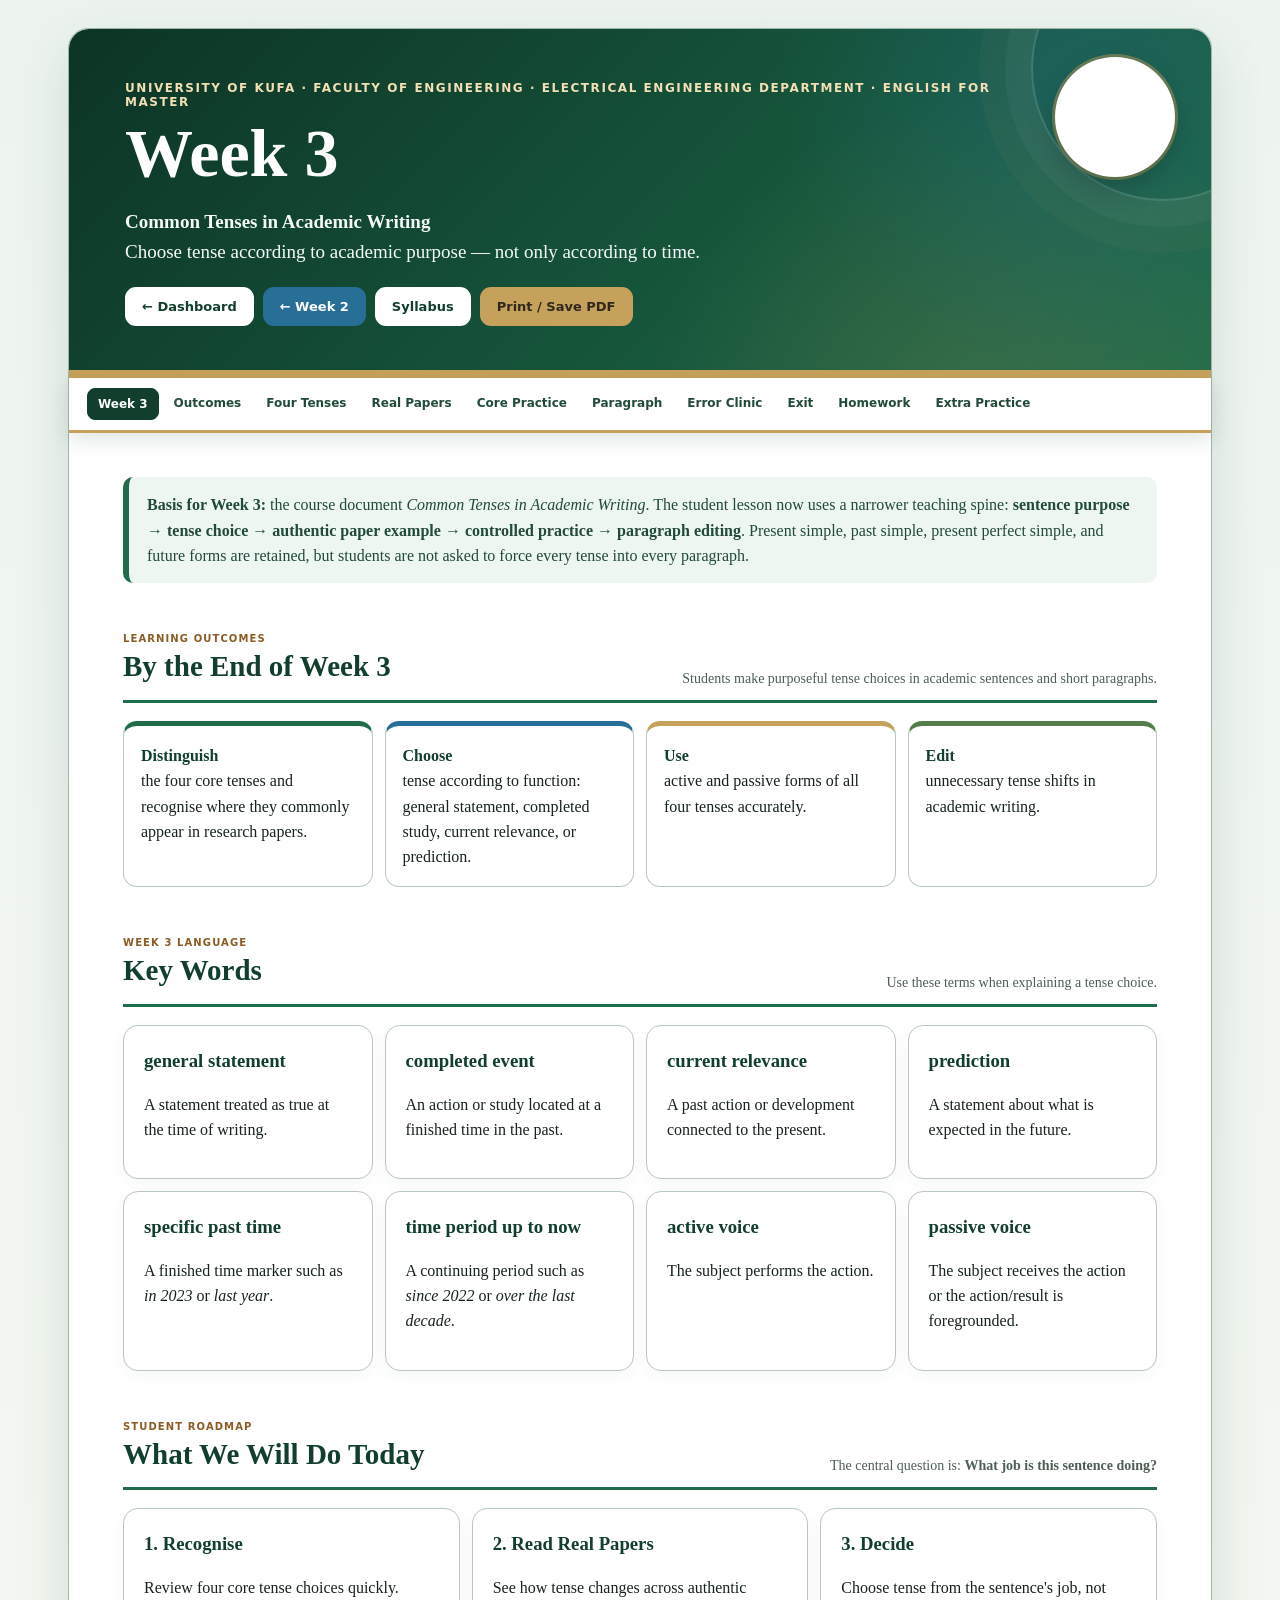
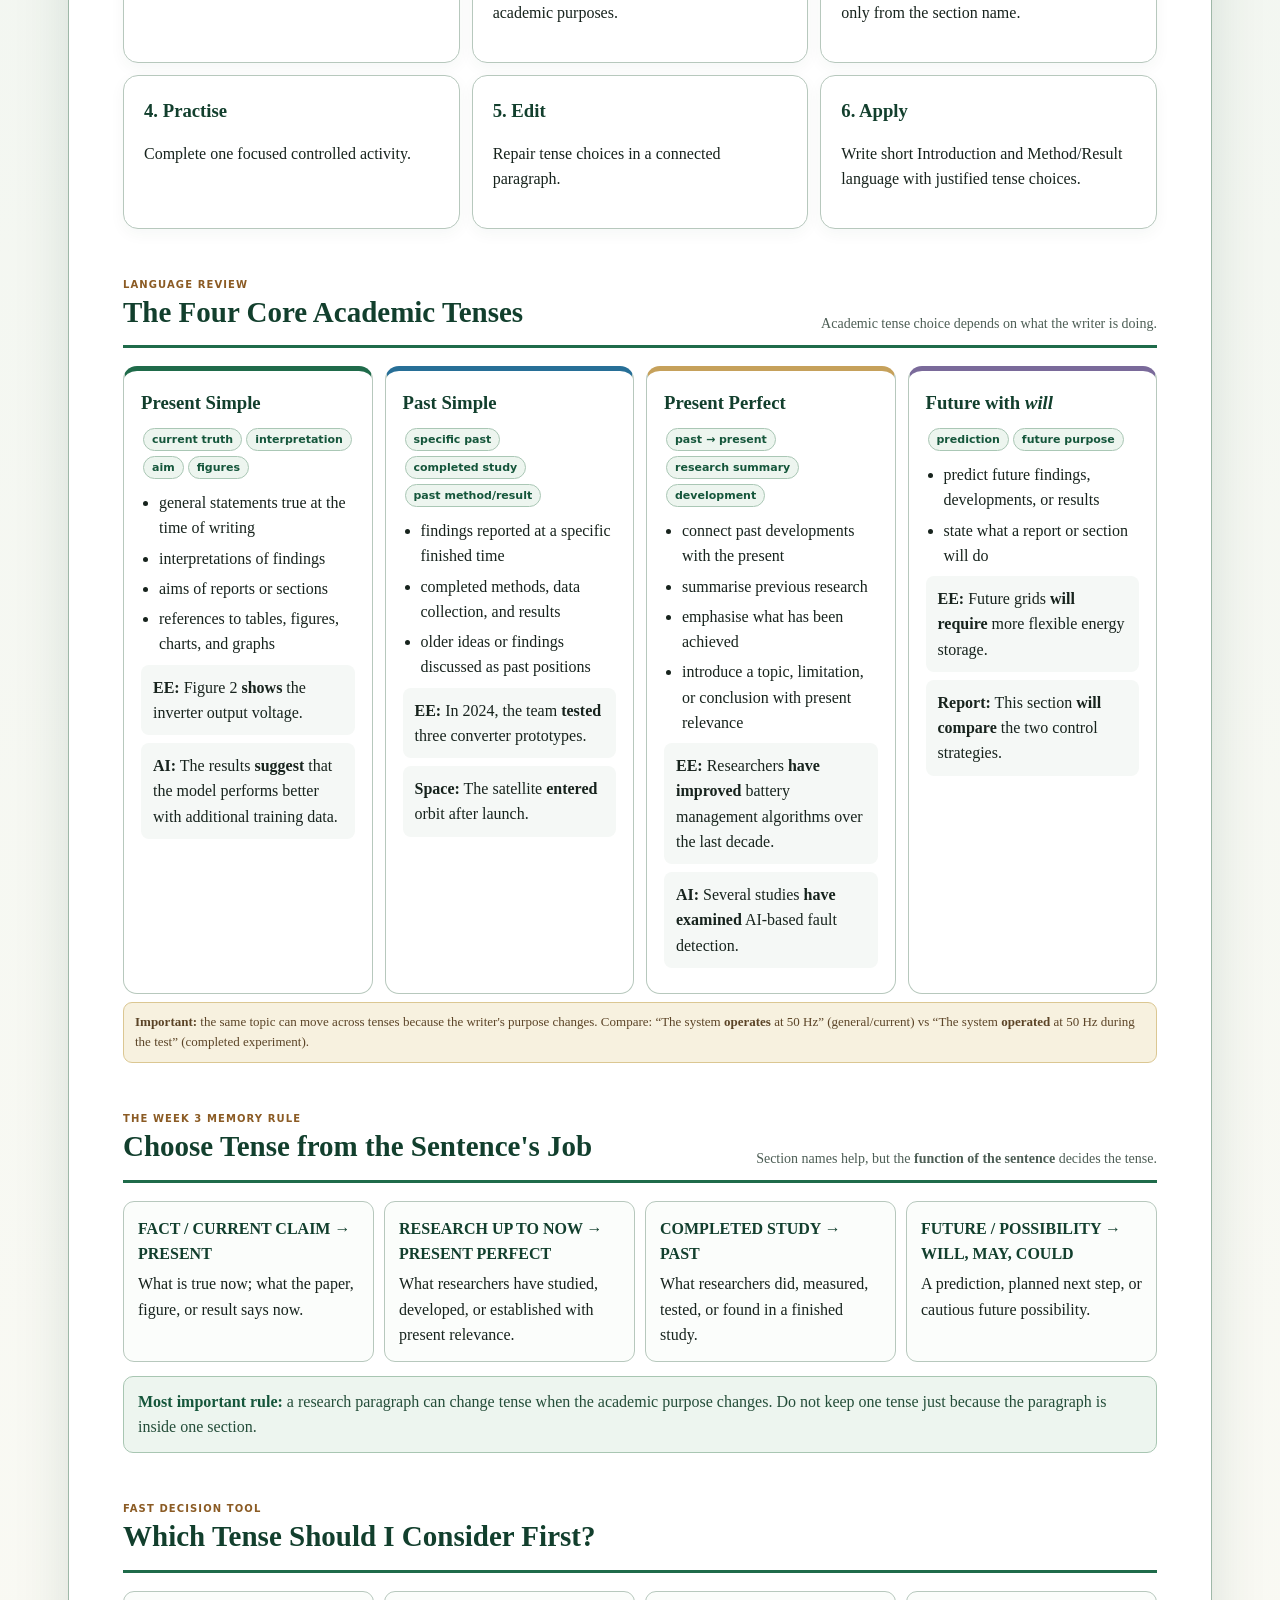
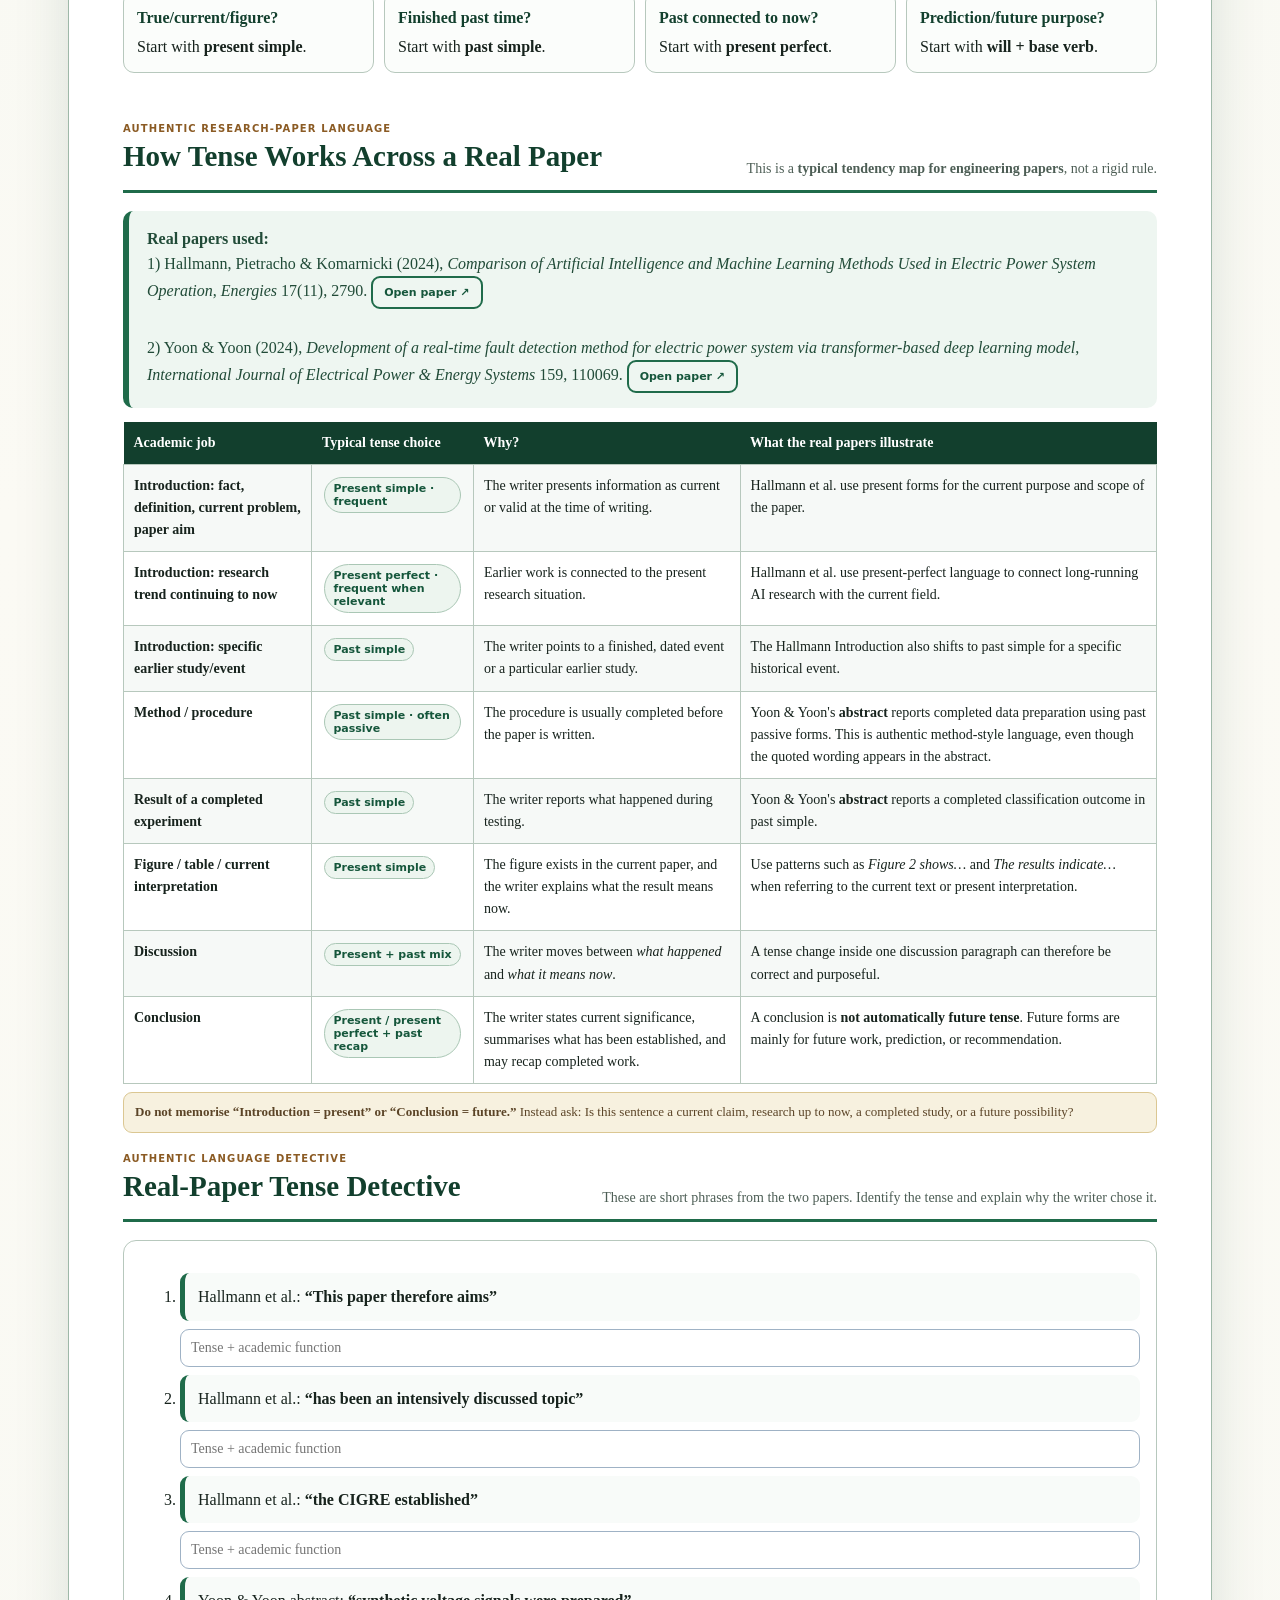
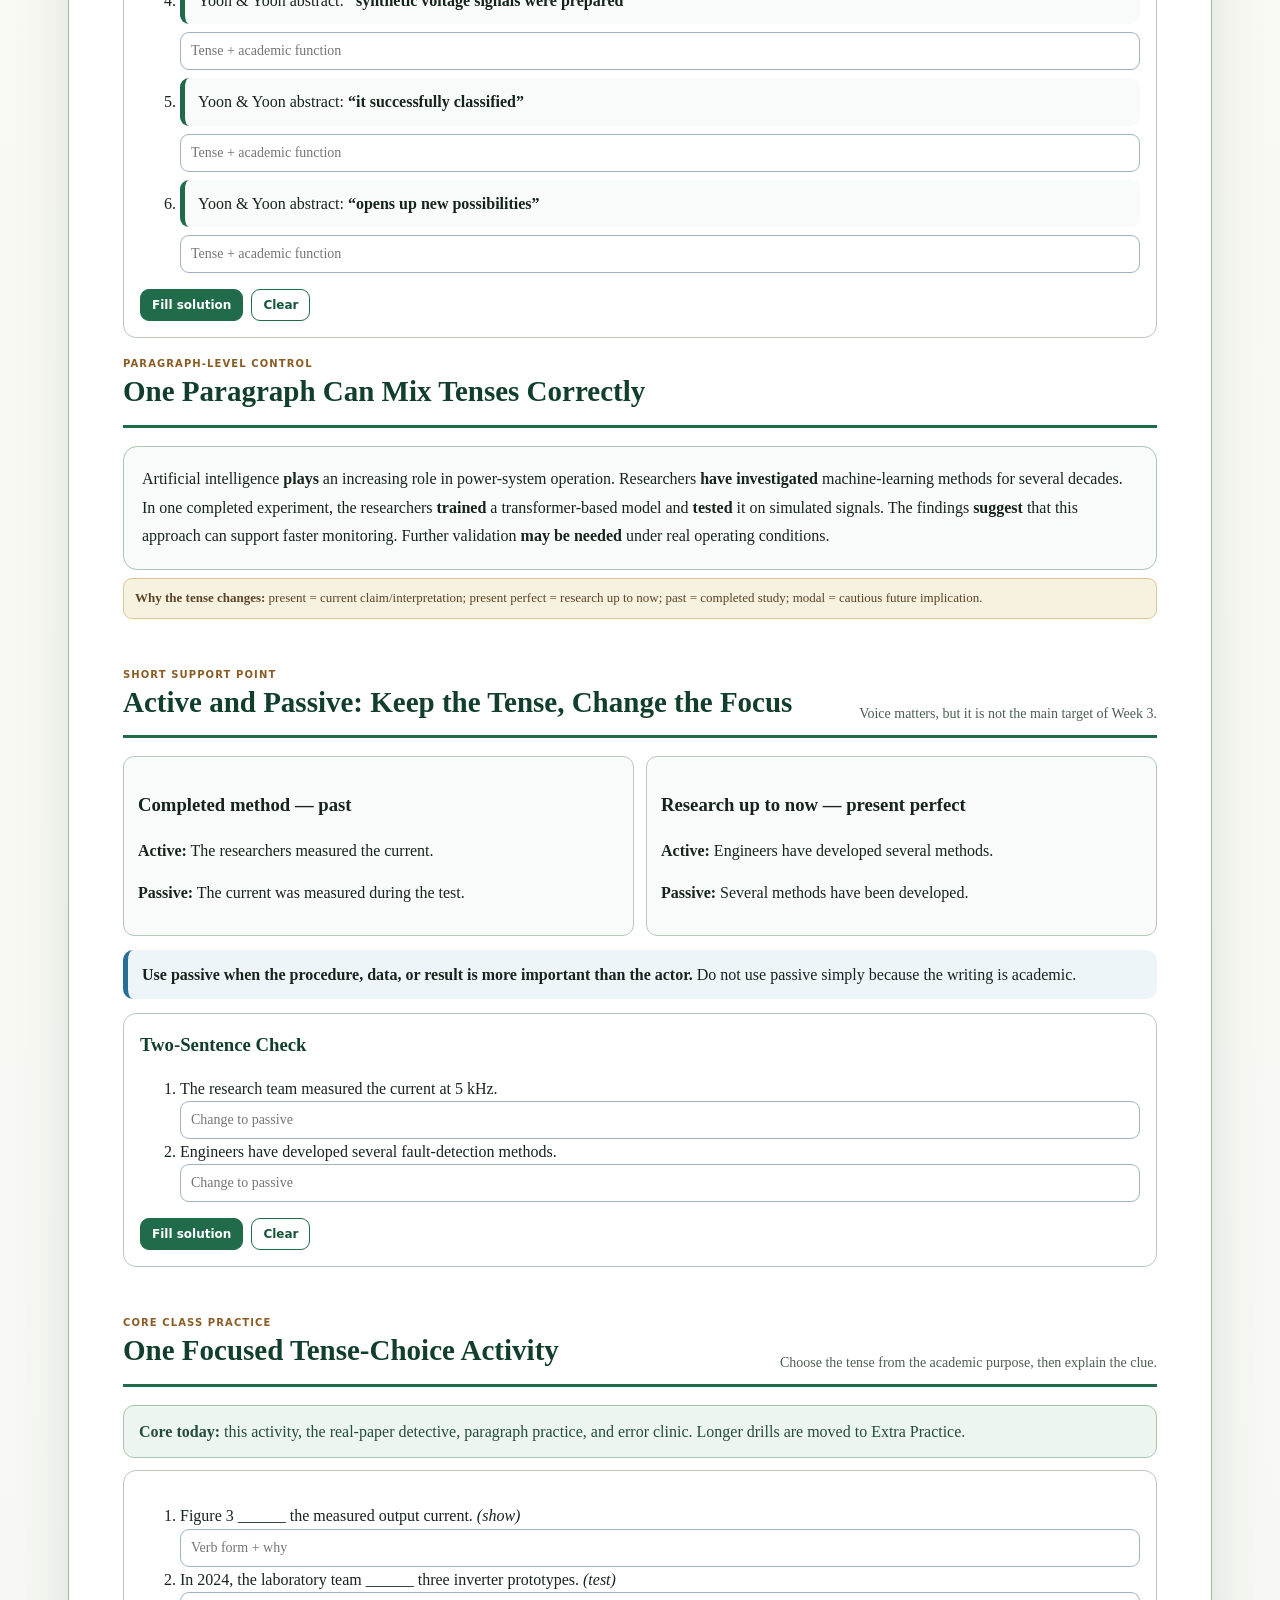
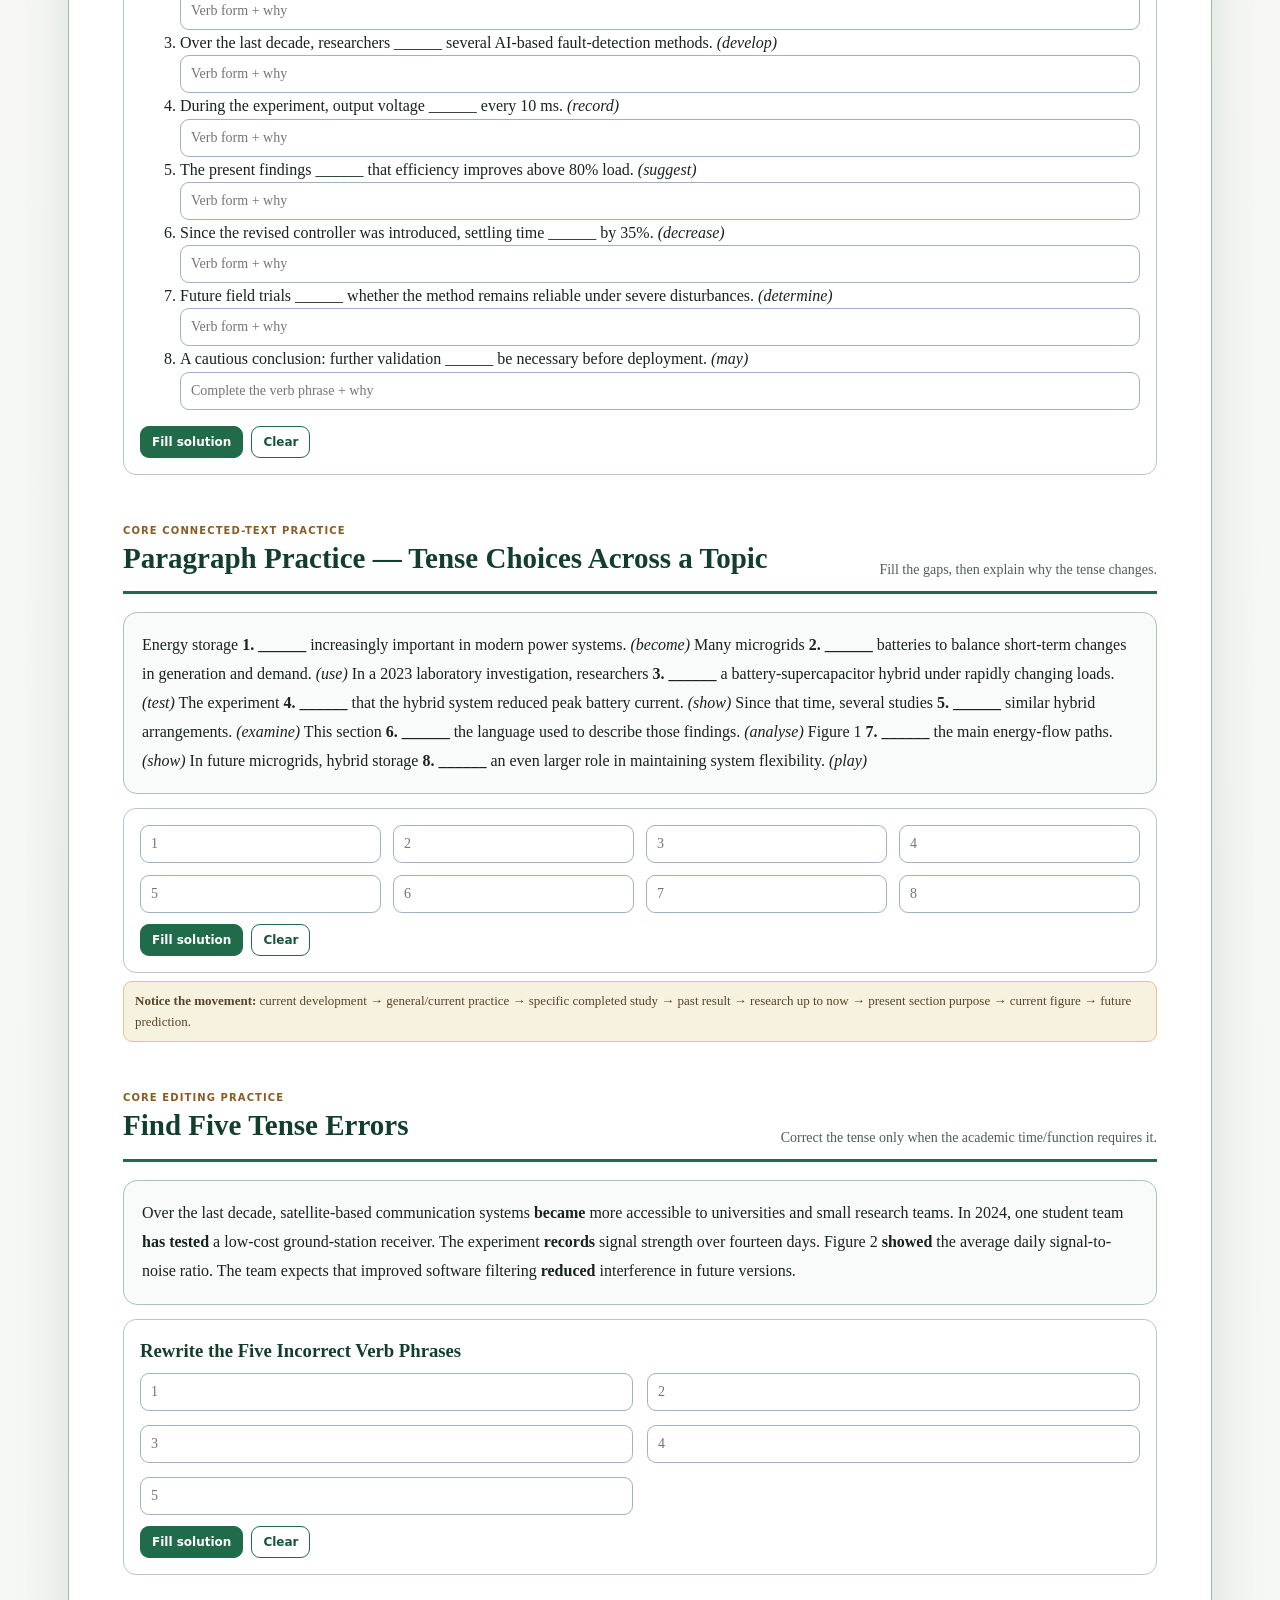
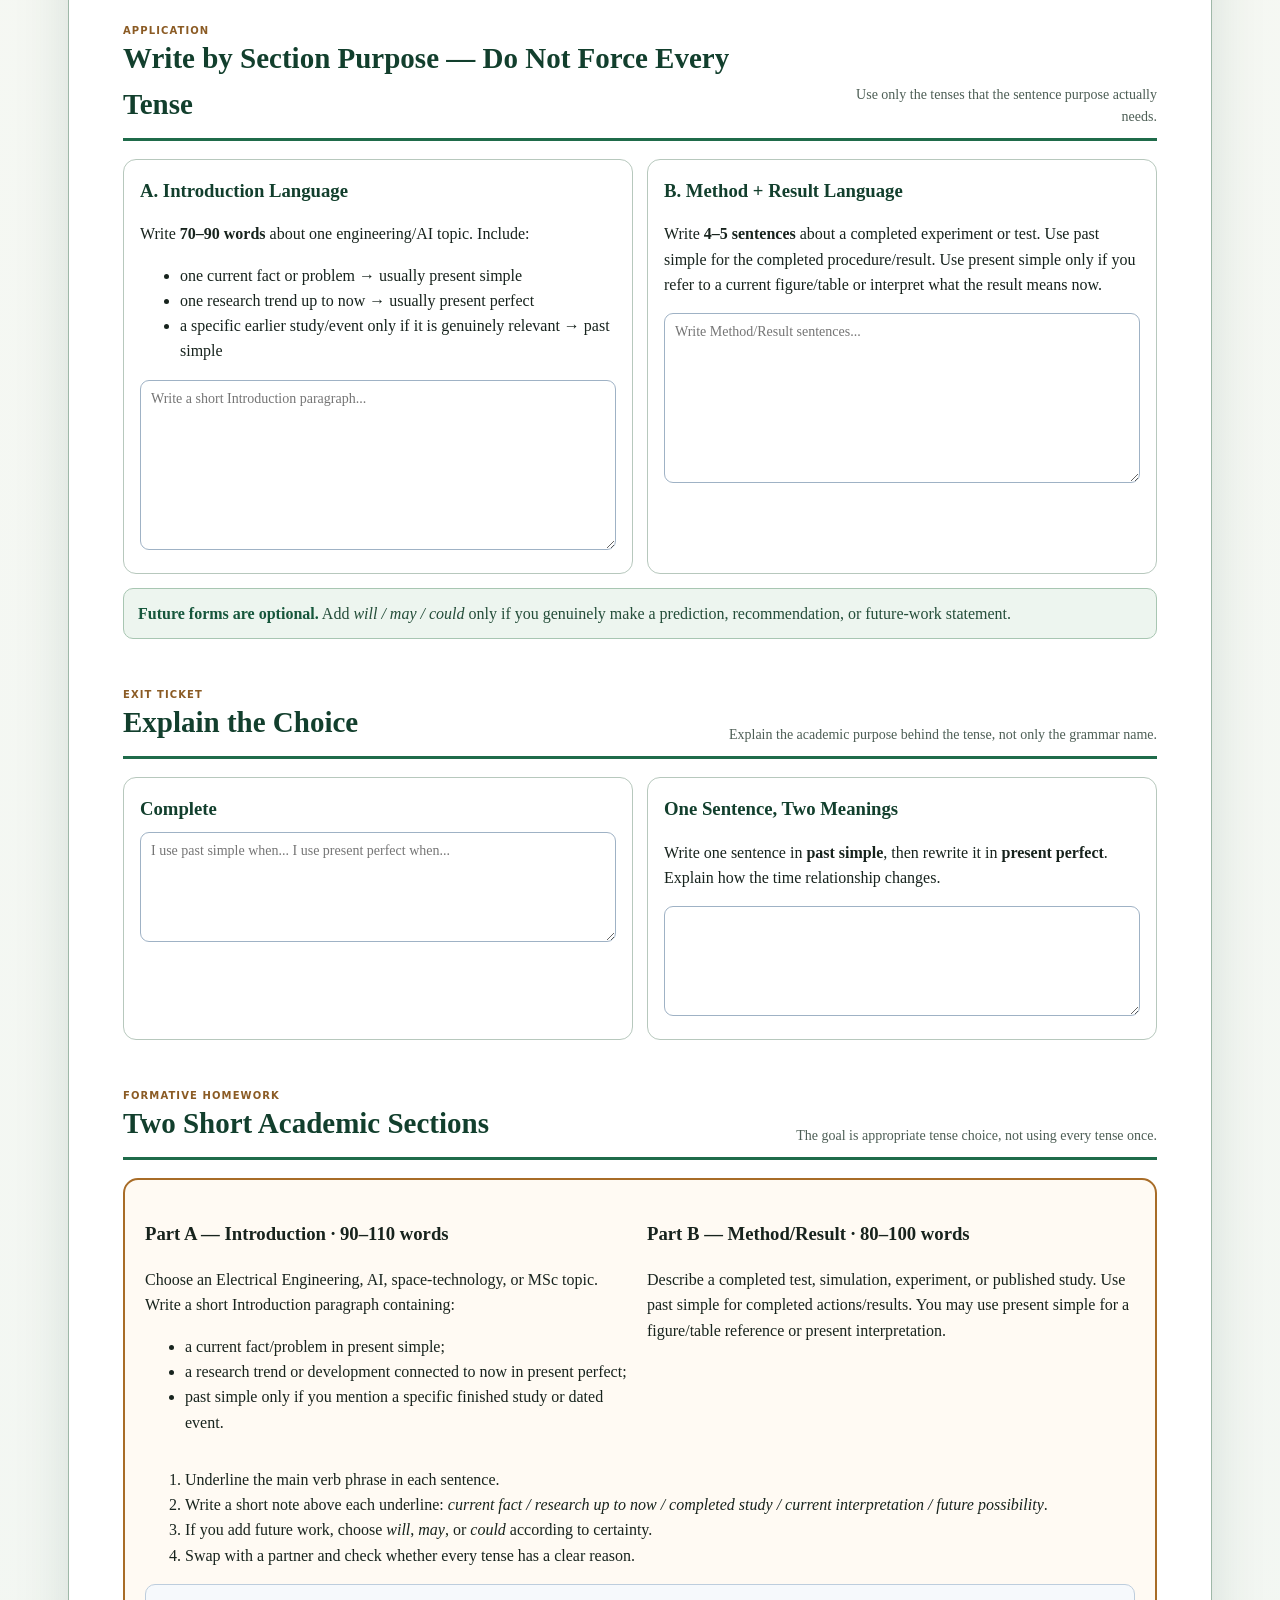
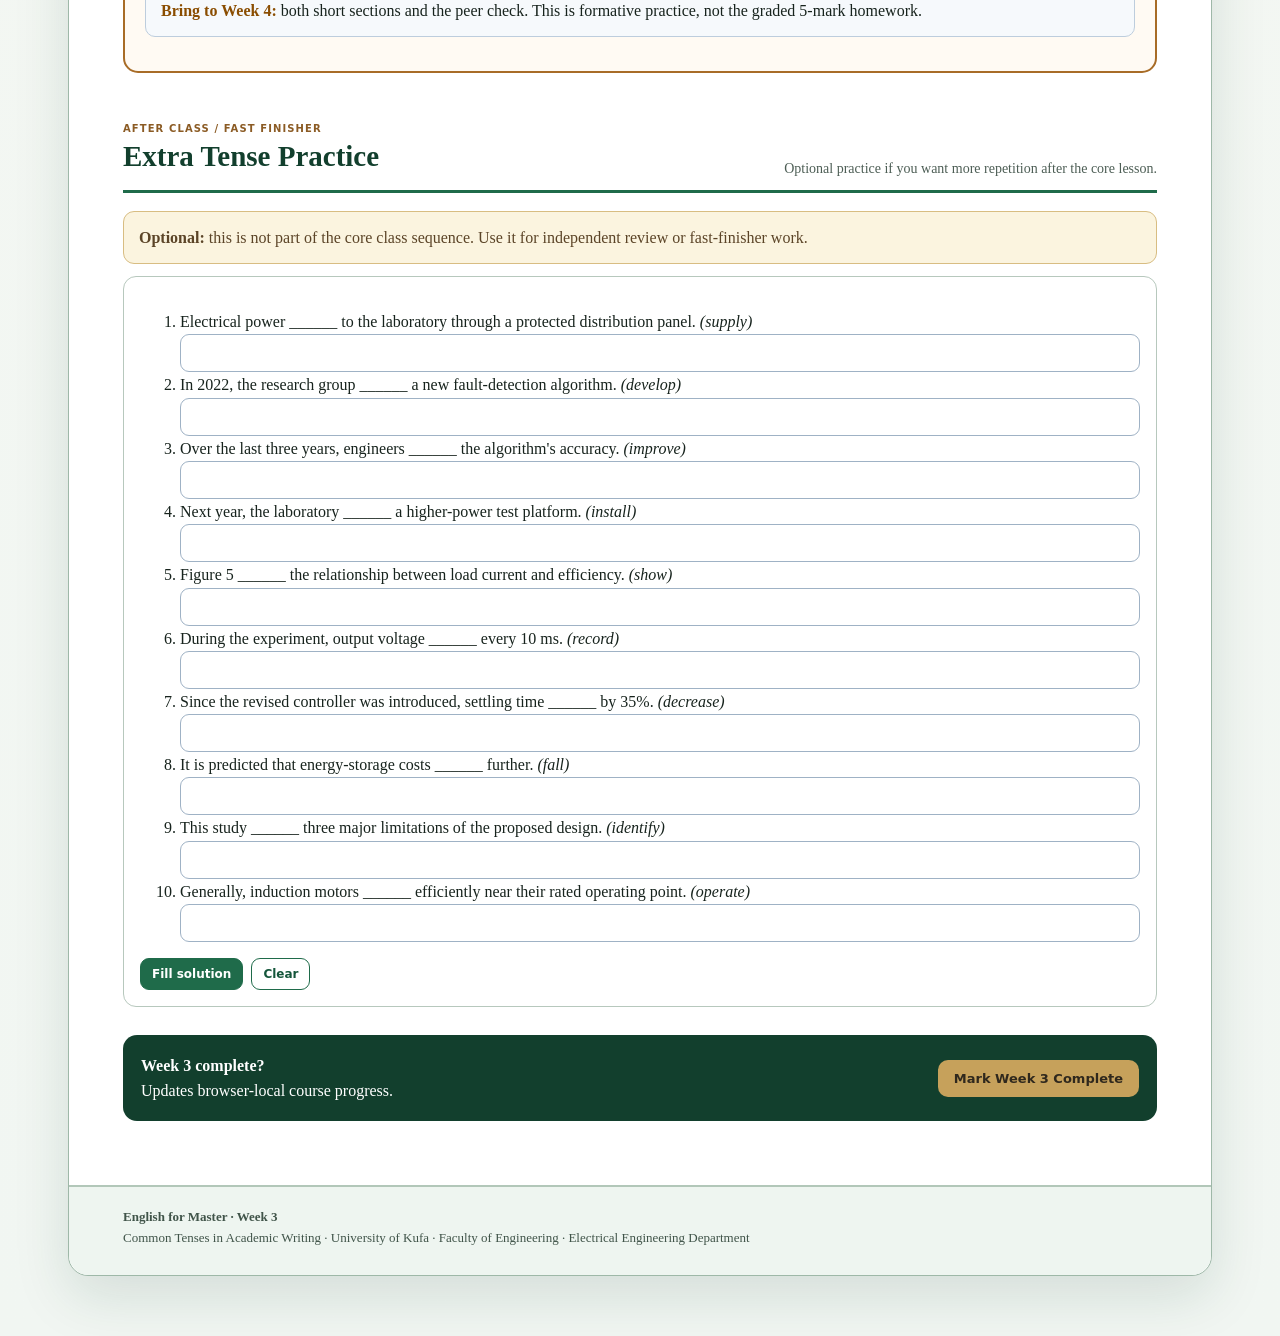
<file: week03.html>
<!DOCTYPE html>

<html lang="en">
<head>
<meta charset="utf-8"/>
<meta content="width=device-width,initial-scale=1" name="viewport"/>
<meta content="#155239" name="theme-color"/>
<meta content="Week 3 — Common Tenses in Academic Writing: tense choice by academic purpose, authentic research-paper examples, core practice, editing, and section-based writing." name="description"/>
<title>Week 3 | Common Tenses in Academic Writing</title>
<link href="/style.css" rel="stylesheet"/>
<style>
.tense-grid{display:grid;grid-template-columns:repeat(4,1fr);gap:12px}.tense-card{padding:17px;border:1.5px solid var(--line);border-top:5px solid var(--kufa-green,#1f6b4a);border-radius:14px;background:#fff}.tense-card:nth-child(2){border-top-color:var(--kufa-blue,#276f97)}.tense-card:nth-child(3){border-top-color:var(--kufa-gold,#c6a15b)}.tense-card:nth-child(4){border-top-color:#7a6a9a}.tense-card h3{margin:0 0 7px;color:var(--navy)}.use-list{margin:9px 0 0;padding-left:18px}.use-list li{margin:5px 0}.tense-tag{display:inline-block;padding:4px 8px;border-radius:999px;background:#edf5ef;border:1px solid #aac7b5;color:#15563b;font:800 11px system-ui;margin:2px}.timeline{display:grid;grid-template-columns:1fr 1fr 1fr 1fr;gap:10px}.timeline div{padding:13px;border-radius:11px;border:1px solid var(--line);background:#fbfdfb}.timeline b{display:block;color:var(--navy);margin-bottom:4px}.contrast-box{display:grid;grid-template-columns:1fr 1fr;gap:12px}.contrast-box>div{padding:14px;border:1px solid var(--line);border-radius:11px;background:#f8fbf9}.solution-controls{display:flex;flex-wrap:wrap;gap:8px;align-items:center;margin-top:11px}.solution-btn,.clear-btn{appearance:none;border:1.5px solid var(--kufa-green,#1f6b4a);border-radius:9px;padding:8px 11px;font:800 12px system-ui;cursor:pointer}.solution-btn{background:var(--kufa-green,#1f6b4a);color:#fff}.clear-btn{background:#fff;color:#15563b}.filled-solution{background:#eef8f2!important;border-color:#76aa89!important}.answer-status{margin-top:8px;font:700 12px system-ui;color:#15563b}.answer-status:empty{display:none}.keyline{margin-top:8px;padding:9px 11px;border-radius:9px;background:#f7f1df;border:1px solid #dbc792;color:#5b4427;font-size:13px}.student-answer-note{margin-top:10px;padding:9px 11px;border-radius:9px;background:#edf5ef;border:1px solid #b5cdbd;color:#365346;font:700 11px system-ui}.mini-rule{padding:12px 14px;border-left:5px solid var(--kufa-blue,#276f97);border-radius:10px;background:#eef5f8}.edit-passage{padding:18px;border:1.5px solid #a8c6b2;border-radius:14px;background:#f8fbf9;line-height:1.8}.peer-mini{display:grid;grid-template-columns:2fr repeat(3,1fr);gap:1px;background:var(--line);border:1px solid var(--line);border-radius:10px;overflow:hidden}.peer-mini div{background:#fff;padding:9px}.peer-mini .h{font-weight:800;background:#edf5ef}.roadmap-grid{display:grid;grid-template-columns:repeat(3,1fr);gap:12px}
@media(max-width:950px){.tense-grid,.timeline{grid-template-columns:1fr 1fr}.roadmap-grid{grid-template-columns:1fr 1fr}}@media(max-width:680px){.tense-grid,.timeline,.contrast-box,.roadmap-grid{grid-template-columns:1fr}}

.core-banner,.extra-banner{padding:13px 15px;border-radius:11px;margin:12px 0}.core-banner{background:#edf5ef;border:1px solid #a8c6b2;color:#244d39}.extra-banner{background:#fbf4df;border:1px solid #d8bd82;color:#5b4427}.purpose-spine{display:grid;grid-template-columns:repeat(4,1fr);gap:10px}.purpose-spine div{padding:14px;border:1px solid var(--line);border-radius:11px;background:#fbfdfb}.purpose-spine b{display:block;color:var(--navy);margin-bottom:5px}.auth-quote{padding:11px 13px;border-left:5px solid var(--kufa-green,#1f6b4a);background:#f8fbf9;border-radius:9px;margin:8px 0}.section-writing{display:grid;grid-template-columns:1fr 1fr;gap:14px}@media(max-width:760px){.purpose-spine,.section-writing{grid-template-columns:1fr}}
</style>
</head>
<body class="week-page">
<div class="wrap"><div class="site">
<header id="top">
<div class="ey">University of Kufa · Faculty of Engineering · Electrical Engineering Department · English for Master</div>
<h1 class="hero">Week 3</h1>
<p class="deck"><strong>Common Tenses in Academic Writing</strong><br/>Choose tense according to academic purpose — not only according to time.</p>
<div class="actions"><a class="btn" href="/">← Dashboard</a><a class="btn alt" href="/week02.html">← Week 2</a><a class="btn" href="/syllabus.html">Syllabus</a><button class="btn gold" onclick="window.print()">Print / Save PDF</button></div>
</header>
<nav aria-label="Week 3 navigation"><a class="nav-brand" href="#top">Week 3</a><a href="#outcomes">Outcomes</a><a href="#four-tenses">Four Tenses</a><a href="#paper-map">Real Papers</a><a href="#core-practice">Core Practice</a><a href="#paragraph">Paragraph</a><a href="#edit">Error Clinic</a><a href="#exit">Exit</a><a href="#homework">Homework</a><a href="#extra">Extra Practice</a></nav>
<main>
<section><div class="source"><strong>Basis for Week 3:</strong> the course document <em>Common Tenses in Academic Writing</em>. The student lesson now uses a narrower teaching spine: <strong>sentence purpose → tense choice → authentic paper example → controlled practice → paragraph editing</strong>. Present simple, past simple, present perfect simple, and future forms are retained, but students are not asked to force every tense into every paragraph.</div></section>
<section id="outcomes"><div class="head"><div><span class="label">Learning outcomes</span><h2>By the End of Week 3</h2></div><p>Students make purposeful tense choices in academic sentences and short paragraphs.</p></div><div class="outcomes"><div class="outcome"><b>Distinguish</b><span>the four core tenses and recognise where they commonly appear in research papers.</span></div><div class="outcome"><b>Choose</b><span>tense according to function: general statement, completed study, current relevance, or prediction.</span></div><div class="outcome"><b>Use</b><span>active and passive forms of all four tenses accurately.</span></div><div class="outcome"><b>Edit</b><span>unnecessary tense shifts in academic writing.</span></div></div></section>
<section id="keywords"><div class="head"><div><span class="label">Week 3 language</span><h2>Key Words</h2></div><p>Use these terms when explaining a tense choice.</p></div><div class="grid4"><div class="card"><h3>general statement</h3><p>A statement treated as true at the time of writing.</p></div><div class="card"><h3>completed event</h3><p>An action or study located at a finished time in the past.</p></div><div class="card"><h3>current relevance</h3><p>A past action or development connected to the present.</p></div><div class="card"><h3>prediction</h3><p>A statement about what is expected in the future.</p></div><div class="card"><h3>specific past time</h3><p>A finished time marker such as <em>in 2023</em> or <em>last year</em>.</p></div><div class="card"><h3>time period up to now</h3><p>A continuing period such as <em>since 2022</em> or <em>over the last decade</em>.</p></div><div class="card"><h3>active voice</h3><p>The subject performs the action.</p></div><div class="card"><h3>passive voice</h3><p>The subject receives the action or the action/result is foregrounded.</p></div></div></section>
<section id="roadmap"><div class="head"><div><span class="label">Student roadmap</span><h2>What We Will Do Today</h2></div><p>The central question is: <strong>What job is this sentence doing?</strong></p></div><div class="roadmap-grid"><div class="card"><h3>1. Recognise</h3><p>Review four core tense choices quickly.</p></div><div class="card"><h3>2. Read Real Papers</h3><p>See how tense changes across authentic academic purposes.</p></div><div class="card"><h3>3. Decide</h3><p>Choose tense from the sentence's job, not only from the section name.</p></div><div class="card"><h3>4. Practise</h3><p>Complete one focused controlled activity.</p></div><div class="card"><h3>5. Edit</h3><p>Repair tense choices in a connected paragraph.</p></div><div class="card"><h3>6. Apply</h3><p>Write short Introduction and Method/Result language with justified tense choices.</p></div></div></section>
<section id="four-tenses"><div class="head"><div><span class="label">Language review</span><h2>The Four Core Academic Tenses</h2></div><p>Academic tense choice depends on what the writer is doing.</p></div><div class="tense-grid">
<div class="tense-card"><h3>Present Simple</h3><span class="tense-tag">current truth</span><span class="tense-tag">interpretation</span><span class="tense-tag">aim</span><span class="tense-tag">figures</span><ul class="use-list"><li>general statements true at the time of writing</li><li>interpretations of findings</li><li>aims of reports or sections</li><li>references to tables, figures, charts, and graphs</li></ul><div class="prompt"><strong>EE:</strong> Figure 2 <strong>shows</strong> the inverter output voltage.</div><div class="prompt"><strong>AI:</strong> The results <strong>suggest</strong> that the model performs better with additional training data.</div></div>
<div class="tense-card"><h3>Past Simple</h3><span class="tense-tag">specific past</span><span class="tense-tag">completed study</span><span class="tense-tag">past method/result</span><ul class="use-list"><li>findings reported at a specific finished time</li><li>completed methods, data collection, and results</li><li>older ideas or findings discussed as past positions</li></ul><div class="prompt"><strong>EE:</strong> In 2024, the team <strong>tested</strong> three converter prototypes.</div><div class="prompt"><strong>Space:</strong> The satellite <strong>entered</strong> orbit after launch.</div></div>
<div class="tense-card"><h3>Present Perfect</h3><span class="tense-tag">past → present</span><span class="tense-tag">research summary</span><span class="tense-tag">development</span><ul class="use-list"><li>connect past developments with the present</li><li>summarise previous research</li><li>emphasise what has been achieved</li><li>introduce a topic, limitation, or conclusion with present relevance</li></ul><div class="prompt"><strong>EE:</strong> Researchers <strong>have improved</strong> battery management algorithms over the last decade.</div><div class="prompt"><strong>AI:</strong> Several studies <strong>have examined</strong> AI-based fault detection.</div></div>
<div class="tense-card"><h3>Future with <em>will</em></h3><span class="tense-tag">prediction</span><span class="tense-tag">future purpose</span><ul class="use-list"><li>predict future findings, developments, or results</li><li>state what a report or section will do</li></ul><div class="prompt"><strong>EE:</strong> Future grids <strong>will require</strong> more flexible energy storage.</div><div class="prompt"><strong>Report:</strong> This section <strong>will compare</strong> the two control strategies.</div></div>
</div><div class="keyline"><strong>Important:</strong> the same topic can move across tenses because the writer's purpose changes. Compare: “The system <strong>operates</strong> at 50 Hz” (general/current) vs “The system <strong>operated</strong> at 50 Hz during the test” (completed experiment).</div></section><section id="spine"><div class="head"><div><span class="label">The Week 3 memory rule</span><h2>Choose Tense from the Sentence's Job</h2></div><p>Section names help, but the <strong>function of the sentence</strong> decides the tense.</p></div><div class="purpose-spine"><div><b>FACT / CURRENT CLAIM → PRESENT</b><span>What is true now; what the paper, figure, or result says now.</span></div><div><b>RESEARCH UP TO NOW → PRESENT PERFECT</b><span>What researchers have studied, developed, or established with present relevance.</span></div><div><b>COMPLETED STUDY → PAST</b><span>What researchers did, measured, tested, or found in a finished study.</span></div><div><b>FUTURE / POSSIBILITY → WILL, MAY, COULD</b><span>A prediction, planned next step, or cautious future possibility.</span></div></div><div class="takeaway" style="margin-top:14px"><strong>Most important rule:</strong> a research paragraph can change tense when the academic purpose changes. Do not keep one tense just because the paragraph is inside one section.</div></section>
<section><div class="head"><div><span class="label">Fast decision tool</span><h2>Which Tense Should I Consider First?</h2></div></div><div class="timeline"><div><b>True/current/figure?</b><span>Start with <strong>present simple</strong>.</span></div><div><b>Finished past time?</b><span>Start with <strong>past simple</strong>.</span></div><div><b>Past connected to now?</b><span>Start with <strong>present perfect</strong>.</span></div><div><b>Prediction/future purpose?</b><span>Start with <strong>will + base verb</strong>.</span></div></div></section>
<section id="paper-map"><div class="head"><div><span class="label">Authentic research-paper language</span><h2>How Tense Works Across a Real Paper</h2></div><p>This is a <strong>typical tendency map for engineering papers</strong>, not a rigid rule.</p></div><div class="source"><strong>Real papers used:</strong><br/>1) Hallmann, Pietracho &amp; Komarnicki (2024), <em>Comparison of Artificial Intelligence and Machine Learning Methods Used in Electric Power System Operation</em>, <em>Energies</em> 17(11), 2790. <a class="open" href="https://www.mdpi.com/1996-1073/17/11/2790" rel="noopener" target="_blank">Open paper ↗</a><br/><br/>2) Yoon &amp; Yoon (2024), <em>Development of a real-time fault detection method for electric power system via transformer-based deep learning model</em>, <em>International Journal of Electrical Power &amp; Energy Systems</em> 159, 110069. <a class="open" href="https://www.sciencedirect.com/science/article/pii/S0142061524002904" rel="noopener" target="_blank">Open paper ↗</a></div><div class="table-scroll" style="margin-top:14px"><table><tr><th>Academic job</th><th>Typical tense choice</th><th>Why?</th><th>What the real papers illustrate</th></tr><tr><td><strong>Introduction: fact, definition, current problem, paper aim</strong></td><td><span class="tense-tag">Present simple · frequent</span></td><td>The writer presents information as current or valid at the time of writing.</td><td>Hallmann et al. use present forms for the current purpose and scope of the paper.</td></tr><tr><td><strong>Introduction: research trend continuing to now</strong></td><td><span class="tense-tag">Present perfect · frequent when relevant</span></td><td>Earlier work is connected to the present research situation.</td><td>Hallmann et al. use present-perfect language to connect long-running AI research with the current field.</td></tr><tr><td><strong>Introduction: specific earlier study/event</strong></td><td><span class="tense-tag">Past simple</span></td><td>The writer points to a finished, dated event or a particular earlier study.</td><td>The Hallmann Introduction also shifts to past simple for a specific historical event.</td></tr><tr><td><strong>Method / procedure</strong></td><td><span class="tense-tag">Past simple · often passive</span></td><td>The procedure is usually completed before the paper is written.</td><td>Yoon &amp; Yoon's <strong>abstract</strong> reports completed data preparation using past passive forms. This is authentic method-style language, even though the quoted wording appears in the abstract.</td></tr><tr><td><strong>Result of a completed experiment</strong></td><td><span class="tense-tag">Past simple</span></td><td>The writer reports what happened during testing.</td><td>Yoon &amp; Yoon's <strong>abstract</strong> reports a completed classification outcome in past simple.</td></tr><tr><td><strong>Figure / table / current interpretation</strong></td><td><span class="tense-tag">Present simple</span></td><td>The figure exists in the current paper, and the writer explains what the result means now.</td><td>Use patterns such as <em>Figure 2 shows…</em> and <em>The results indicate…</em> when referring to the current text or present interpretation.</td></tr><tr><td><strong>Discussion</strong></td><td><span class="tense-tag">Present + past mix</span></td><td>The writer moves between <em>what happened</em> and <em>what it means now</em>.</td><td>A tense change inside one discussion paragraph can therefore be correct and purposeful.</td></tr><tr><td><strong>Conclusion</strong></td><td><span class="tense-tag">Present / present perfect + past recap</span></td><td>The writer states current significance, summarises what has been established, and may recap completed work.</td><td>A conclusion is <strong>not automatically future tense</strong>. Future forms are mainly for future work, prediction, or recommendation.</td></tr></table></div><div class="keyline"><strong>Do not memorise “Introduction = present” or “Conclusion = future.”</strong> Instead ask: Is this sentence a current claim, research up to now, a completed study, or a future possibility?</div><div class="head" style="margin-top:20px"><div><span class="label">Authentic language detective</span><h2>Real-Paper Tense Detective</h2></div><p>These are short phrases from the two papers. Identify the tense and explain why the writer chose it.</p></div><div class="task" id="sol-paper"><ol><li><div class="auth-quote">Hallmann et al.: <strong>“This paper therefore aims”</strong></div><input placeholder="Tense + academic function" type="text"/></li><li><div class="auth-quote">Hallmann et al.: <strong>“has been an intensively discussed topic”</strong></div><input placeholder="Tense + academic function" type="text"/></li><li><div class="auth-quote">Hallmann et al.: <strong>“the CIGRE established”</strong></div><input placeholder="Tense + academic function" type="text"/></li><li><div class="auth-quote">Yoon &amp; Yoon abstract: <strong>“synthetic voltage signals were prepared”</strong></div><input placeholder="Tense + academic function" type="text"/></li><li><div class="auth-quote">Yoon &amp; Yoon abstract: <strong>“it successfully classified”</strong></div><input placeholder="Tense + academic function" type="text"/></li><li><div class="auth-quote">Yoon &amp; Yoon abstract: <strong>“opens up new possibilities”</strong></div><input placeholder="Tense + academic function" type="text"/></li></ol><div class="solution-controls"><button class="solution-btn" onclick="fillSolution('paper')" type="button">Fill solution</button><button class="clear-btn" onclick="clearSolution('paper')" type="button">Clear</button></div><div class="answer-status" id="status-paper"></div></div><div class="head" style="margin-top:20px"><div><span class="label">Paragraph-level control</span><h2>One Paragraph Can Mix Tenses Correctly</h2></div></div><div class="edit-passage">Artificial intelligence <strong>plays</strong> an increasing role in power-system operation. Researchers <strong>have investigated</strong> machine-learning methods for several decades. In one completed experiment, the researchers <strong>trained</strong> a transformer-based model and <strong>tested</strong> it on simulated signals. The findings <strong>suggest</strong> that this approach can support faster monitoring. Further validation <strong>may be needed</strong> under real operating conditions.</div><div class="keyline"><strong>Why the tense changes:</strong> present = current claim/interpretation; present perfect = research up to now; past = completed study; modal = cautious future implication.</div></section>
<section id="voice"><div class="head"><div><span class="label">Short support point</span><h2>Active and Passive: Keep the Tense, Change the Focus</h2></div><p>Voice matters, but it is not the main target of Week 3.</p></div><div class="contrast-box"><div><h3>Completed method — past</h3><p><strong>Active:</strong> The researchers measured the current.</p><p><strong>Passive:</strong> The current was measured during the test.</p></div><div><h3>Research up to now — present perfect</h3><p><strong>Active:</strong> Engineers have developed several methods.</p><p><strong>Passive:</strong> Several methods have been developed.</p></div></div><div class="mini-rule" style="margin-top:14px"><strong>Use passive when the procedure, data, or result is more important than the actor.</strong> Do not use passive simply because the writing is academic.</div><div class="task" id="sol-voice" style="margin-top:14px"><h3>Two-Sentence Check</h3><ol><li>The research team measured the current at 5 kHz.<input placeholder="Change to passive" type="text"/></li><li>Engineers have developed several fault-detection methods.<input placeholder="Change to passive" type="text"/></li></ol><div class="solution-controls"><button class="solution-btn" onclick="fillSolution('voice')" type="button">Fill solution</button><button class="clear-btn" onclick="clearSolution('voice')" type="button">Clear</button></div><div class="answer-status" id="status-voice"></div></div></section>
<section id="core-practice"><div class="head"><div><span class="label">Core class practice</span><h2>One Focused Tense-Choice Activity</h2></div><p>Choose the tense from the academic purpose, then explain the clue.</p></div><div class="core-banner"><strong>Core today:</strong> this activity, the real-paper detective, paragraph practice, and error clinic. Longer drills are moved to Extra Practice.</div><div class="task" id="sol-core"><ol><li>Figure 3 ______ the measured output current. <em>(show)</em><input placeholder="Verb form + why" type="text"/></li><li>In 2024, the laboratory team ______ three inverter prototypes. <em>(test)</em><input placeholder="Verb form + why" type="text"/></li><li>Over the last decade, researchers ______ several AI-based fault-detection methods. <em>(develop)</em><input placeholder="Verb form + why" type="text"/></li><li>During the experiment, output voltage ______ every 10 ms. <em>(record)</em><input placeholder="Verb form + why" type="text"/></li><li>The present findings ______ that efficiency improves above 80% load. <em>(suggest)</em><input placeholder="Verb form + why" type="text"/></li><li>Since the revised controller was introduced, settling time ______ by 35%. <em>(decrease)</em><input placeholder="Verb form + why" type="text"/></li><li>Future field trials ______ whether the method remains reliable under severe disturbances. <em>(determine)</em><input placeholder="Verb form + why" type="text"/></li><li>A cautious conclusion: further validation ______ be necessary before deployment. <em>(may)</em><input placeholder="Complete the verb phrase + why" type="text"/></li></ol><div class="solution-controls"><button class="solution-btn" onclick="fillSolution('core')" type="button">Fill solution</button><button class="clear-btn" onclick="clearSolution('core')" type="button">Clear</button></div><div class="answer-status" id="status-core"></div></div></section>

<section id="paragraph"><div class="head"><div><span class="label">Core connected-text practice</span><h2>Paragraph Practice — Tense Choices Across a Topic</h2></div><p>Fill the gaps, then explain why the tense changes.</p></div><div class="edit-passage">Energy storage <strong>1. ______</strong> increasingly important in modern power systems. <em>(become)</em> Many microgrids <strong>2. ______</strong> batteries to balance short-term changes in generation and demand. <em>(use)</em> In a 2023 laboratory investigation, researchers <strong>3. ______</strong> a battery-supercapacitor hybrid under rapidly changing loads. <em>(test)</em> The experiment <strong>4. ______</strong> that the hybrid system reduced peak battery current. <em>(show)</em> Since that time, several studies <strong>5. ______</strong> similar hybrid arrangements. <em>(examine)</em> This section <strong>6. ______</strong> the language used to describe those findings. <em>(analyse)</em> Figure 1 <strong>7. ______</strong> the main energy-flow paths. <em>(show)</em> In future microgrids, hybrid storage <strong>8. ______</strong> an even larger role in maintaining system flexibility. <em>(play)</em></div><div class="task" id="sol-paragraph" style="margin-top:14px"><div class="grid4"><input placeholder="1" type="text"/><input placeholder="2" type="text"/><input placeholder="3" type="text"/><input placeholder="4" type="text"/><input placeholder="5" type="text"/><input placeholder="6" type="text"/><input placeholder="7" type="text"/><input placeholder="8" type="text"/></div><div class="solution-controls"><button class="solution-btn" onclick="fillSolution('paragraph')" type="button">Fill solution</button><button class="clear-btn" onclick="clearSolution('paragraph')" type="button">Clear</button></div><div class="answer-status" id="status-paragraph"></div></div><div class="keyline"><strong>Notice the movement:</strong> current development → general/current practice → specific completed study → past result → research up to now → present section purpose → current figure → future prediction.</div></section>
<section id="edit"><div class="head"><div><span class="label">Core editing practice</span><h2>Find Five Tense Errors</h2></div><p>Correct the tense only when the academic time/function requires it.</p></div><div class="edit-passage">Over the last decade, satellite-based communication systems <strong>became</strong> more accessible to universities and small research teams. In 2024, one student team <strong>has tested</strong> a low-cost ground-station receiver. The experiment <strong>records</strong> signal strength over fourteen days. Figure 2 <strong>showed</strong> the average daily signal-to-noise ratio. The team expects that improved software filtering <strong>reduced</strong> interference in future versions.</div><div class="task" id="sol-edit" style="margin-top:14px"><h3>Rewrite the Five Incorrect Verb Phrases</h3><div class="grid"><input placeholder="1" type="text"/><input placeholder="2" type="text"/><input placeholder="3" type="text"/><input placeholder="4" type="text"/><input placeholder="5" type="text"/></div><div class="solution-controls"><button class="solution-btn" onclick="fillSolution('edit')" type="button">Fill solution</button><button class="clear-btn" onclick="clearSolution('edit')" type="button">Clear</button></div><div class="answer-status" id="status-edit"></div></div></section>
<section id="freer"><div class="head"><div><span class="label">Application</span><h2>Write by Section Purpose — Do Not Force Every Tense</h2></div><p>Use only the tenses that the sentence purpose actually needs.</p></div><div class="section-writing"><div class="task"><h3>A. Introduction Language</h3><p>Write <strong>70–90 words</strong> about one engineering/AI topic. Include:</p><ul><li>one current fact or problem → usually present simple</li><li>one research trend up to now → usually present perfect</li><li>a specific earlier study/event only if it is genuinely relevant → past simple</li></ul><textarea placeholder="Write a short Introduction paragraph..." style="min-height:170px"></textarea></div><div class="task"><h3>B. Method + Result Language</h3><p>Write <strong>4–5 sentences</strong> about a completed experiment or test. Use past simple for the completed procedure/result. Use present simple only if you refer to a current figure/table or interpret what the result means now.</p><textarea placeholder="Write Method/Result sentences..." style="min-height:170px"></textarea></div></div><div class="takeaway" style="margin-top:14px"><strong>Future forms are optional.</strong> Add <em>will / may / could</em> only if you genuinely make a prediction, recommendation, or future-work statement.</div></section>
<section id="exit"><div class="head"><div><span class="label">Exit ticket</span><h2>Explain the Choice</h2></div><p>Explain the academic purpose behind the tense, not only the grammar name.</p></div><div class="grid"><div class="task"><h3>Complete</h3><textarea placeholder="I use past simple when... I use present perfect when..." style="min-height:110px"></textarea></div><div class="task"><h3>One Sentence, Two Meanings</h3><p>Write one sentence in <strong>past simple</strong>, then rewrite it in <strong>present perfect</strong>. Explain how the time relationship changes.</p><textarea style="min-height:110px"></textarea></div></div></section>
<section id="homework"><div class="head"><div><span class="label">Formative homework</span><h2>Two Short Academic Sections</h2></div><p>The goal is appropriate tense choice, not using every tense once.</p></div><div class="home"><div class="section-writing"><div><h3>Part A — Introduction · 90–110 words</h3><p>Choose an Electrical Engineering, AI, space-technology, or MSc topic. Write a short Introduction paragraph containing:</p><ul><li>a current fact/problem in present simple;</li><li>a research trend or development connected to now in present perfect;</li><li>past simple only if you mention a specific finished study or dated event.</li></ul></div><div><h3>Part B — Method/Result · 80–100 words</h3><p>Describe a completed test, simulation, experiment, or published study. Use past simple for completed actions/results. You may use present simple for a figure/table reference or present interpretation.</p></div></div><ol><li>Underline the main verb phrase in each sentence.</li><li>Write a short note above each underline: <em>current fact / research up to now / completed study / current interpretation / future possibility</em>.</li><li>If you add future work, choose <em>will</em>, <em>may</em>, or <em>could</em> according to certainty.</li><li>Swap with a partner and check whether every tense has a clear reason.</li></ol><div class="submission"><strong>Bring to Week 4:</strong> both short sections and the peer check. This is formative practice, not the graded 5-mark homework.</div></div></section><section id="extra"><div class="head"><div><span class="label">After class / fast finisher</span><h2>Extra Tense Practice</h2></div><p>Optional practice if you want more repetition after the core lesson.</p></div><div class="extra-banner"><strong>Optional:</strong> this is not part of the core class sequence. Use it for independent review or fast-finisher work.</div><div class="task" id="sol-review"><ol><li>Electrical power ______ to the laboratory through a protected distribution panel. <em>(supply)</em><input type="text"/></li><li>In 2022, the research group ______ a new fault-detection algorithm. <em>(develop)</em><input type="text"/></li><li>Over the last three years, engineers ______ the algorithm's accuracy. <em>(improve)</em><input type="text"/></li><li>Next year, the laboratory ______ a higher-power test platform. <em>(install)</em><input type="text"/></li><li>Figure 5 ______ the relationship between load current and efficiency. <em>(show)</em><input type="text"/></li><li>During the experiment, output voltage ______ every 10 ms. <em>(record)</em><input type="text"/></li><li>Since the revised controller was introduced, settling time ______ by 35%. <em>(decrease)</em><input type="text"/></li><li>It is predicted that energy-storage costs ______ further. <em>(fall)</em><input type="text"/></li><li>This study ______ three major limitations of the proposed design. <em>(identify)</em><input type="text"/></li><li>Generally, induction motors ______ efficiently near their rated operating point. <em>(operate)</em><input type="text"/></li></ol><div class="solution-controls"><button class="solution-btn" onclick="fillSolution('review')" type="button">Fill solution</button><button class="clear-btn" onclick="clearSolution('review')" type="button">Clear</button></div><div class="answer-status" id="status-review"></div></div></section>
<div class="completion"><div><strong>Week 3 complete?</strong><br/>Updates browser-local course progress.</div><button class="completebtn" id="complete">Mark Week 3 Complete</button></div>
</main>
<footer><strong>English for Master · Week 3</strong><br/>Common Tenses in Academic Writing · University of Kufa · Faculty of Engineering · Electrical Engineering Department</footer>
</div></div>
<script>
const solutionMap={
 paper:{text:[
  'Present simple — states the current aim/purpose of the paper.',
  'Present perfect — connects earlier discussion with the present research situation.',
  'Past simple — reports a specific completed historical action/event.',
  'Past simple passive — reports completed data preparation; the abstract foregrounds the data, not the actor.',
  'Past simple — reports a completed classification result.',
  'Present simple — states the present implication/significance of the study.'
 ]},
 voice:{text:[
  'The current was measured at 5 kHz by the research team.',
  'Several fault-detection methods have been developed by engineers.'
 ]},
 core:{text:[
  'shows — present simple: the current figure shows information now',
  'tested — past simple: 2024 is a finished past time',
  'have developed — present perfect: over the last decade reaches the present',
  'was recorded — past simple passive: completed experimental procedure',
  'suggest — present simple: current interpretation of the findings',
  'has decreased — present perfect: change since an earlier point with a result now',
  'will determine — future: a clear future research action/prediction',
  'may be necessary — modal: cautious future possibility, not certainty'
 ]},
 review:{text:['is supplied','developed','have improved','will install','shows','was recorded','has decreased','will fall','has identified','operate']},
 paragraph:{text:['has become','use','tested','showed','have examined','analyses','shows','will play']},
 edit:{text:[
  'have become — “over the last decade” connects past development to the present',
  'tested — 2024 is a specific finished past time',
  'recorded — the experiment is presented as completed',
  'shows — figures in the current text are normally referred to in present simple',
  'will reduce — “future versions” requires future reference'
 ]}
};
function rootFor(group){return document.querySelector('#sol-'+group)}
function fillSolution(group){const root=rootFor(group),data=solutionMap[group];if(!root||!data)return;const inputs=[...root.querySelectorAll('input[type="text"],textarea')];(data.text||[]).forEach((v,i)=>{if(inputs[i]){inputs[i].value=v;inputs[i].classList.add('filled-solution')}});const s=document.getElementById('status-'+group);if(s)s.textContent='Solution filled. Compare the tense choice with the time/function clue.';}
function clearSolution(group){const root=rootFor(group);if(!root)return;root.querySelectorAll('input[type="text"],textarea').forEach(el=>{el.value='';el.classList.remove('filled-solution')});const s=document.getElementById('status-'+group);if(s)s.textContent='';}
window.fillSolution=fillSolution;window.clearSolution=clearSolution;
const key='efm-progress-v1',completeBtn=document.getElementById('complete');let a=[];try{a=JSON.parse(localStorage.getItem(key)||'[]')}catch(e){}
function renderCompletion(){if(!completeBtn)return;if(a.includes(3)){completeBtn.textContent='Week 3 Completed ✓';completeBtn.classList.add('done')}else{completeBtn.textContent='Mark Week 3 Complete';completeBtn.classList.remove('done')}}
if(completeBtn){completeBtn.onclick=()=>{a=a.includes(3)?a.filter(x=>x!==3):[...a,3];localStorage.setItem(key,JSON.stringify(a));renderCompletion()};renderCompletion()}
</script>
</body></html>
</file>
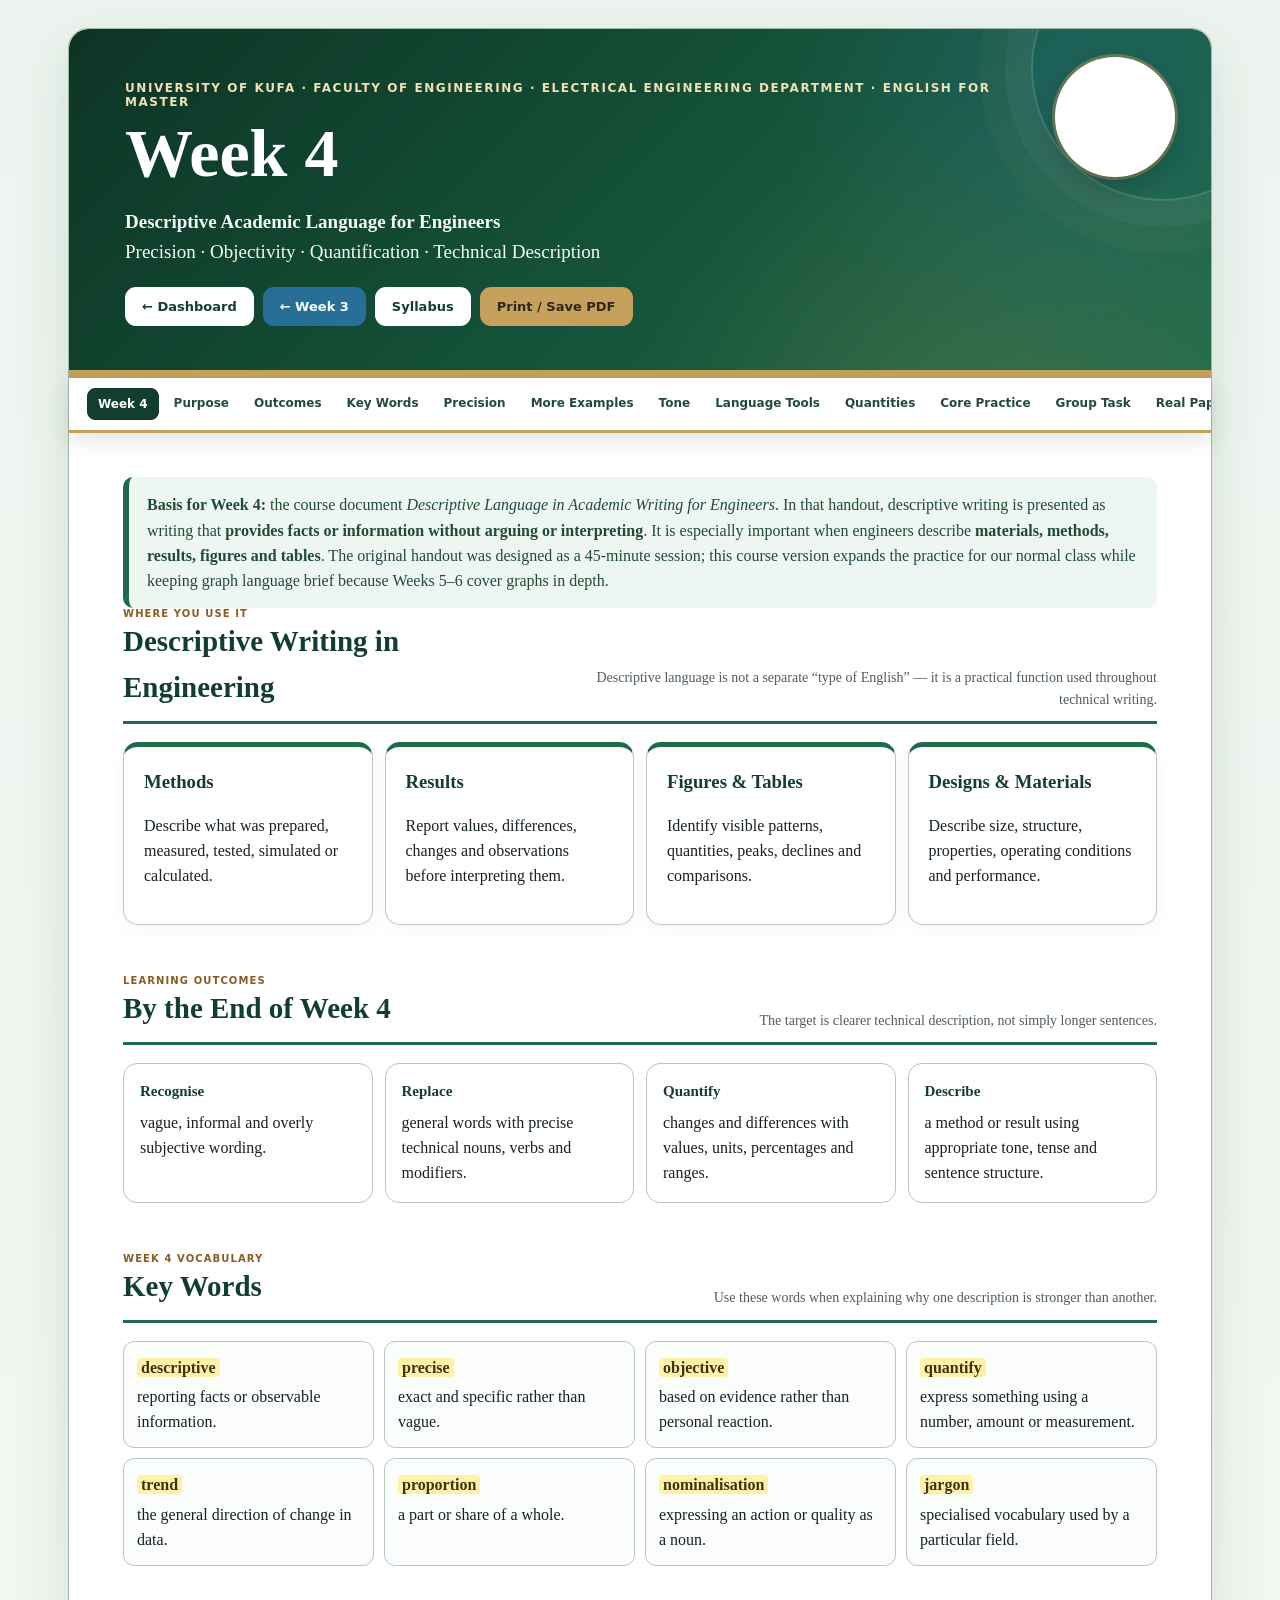
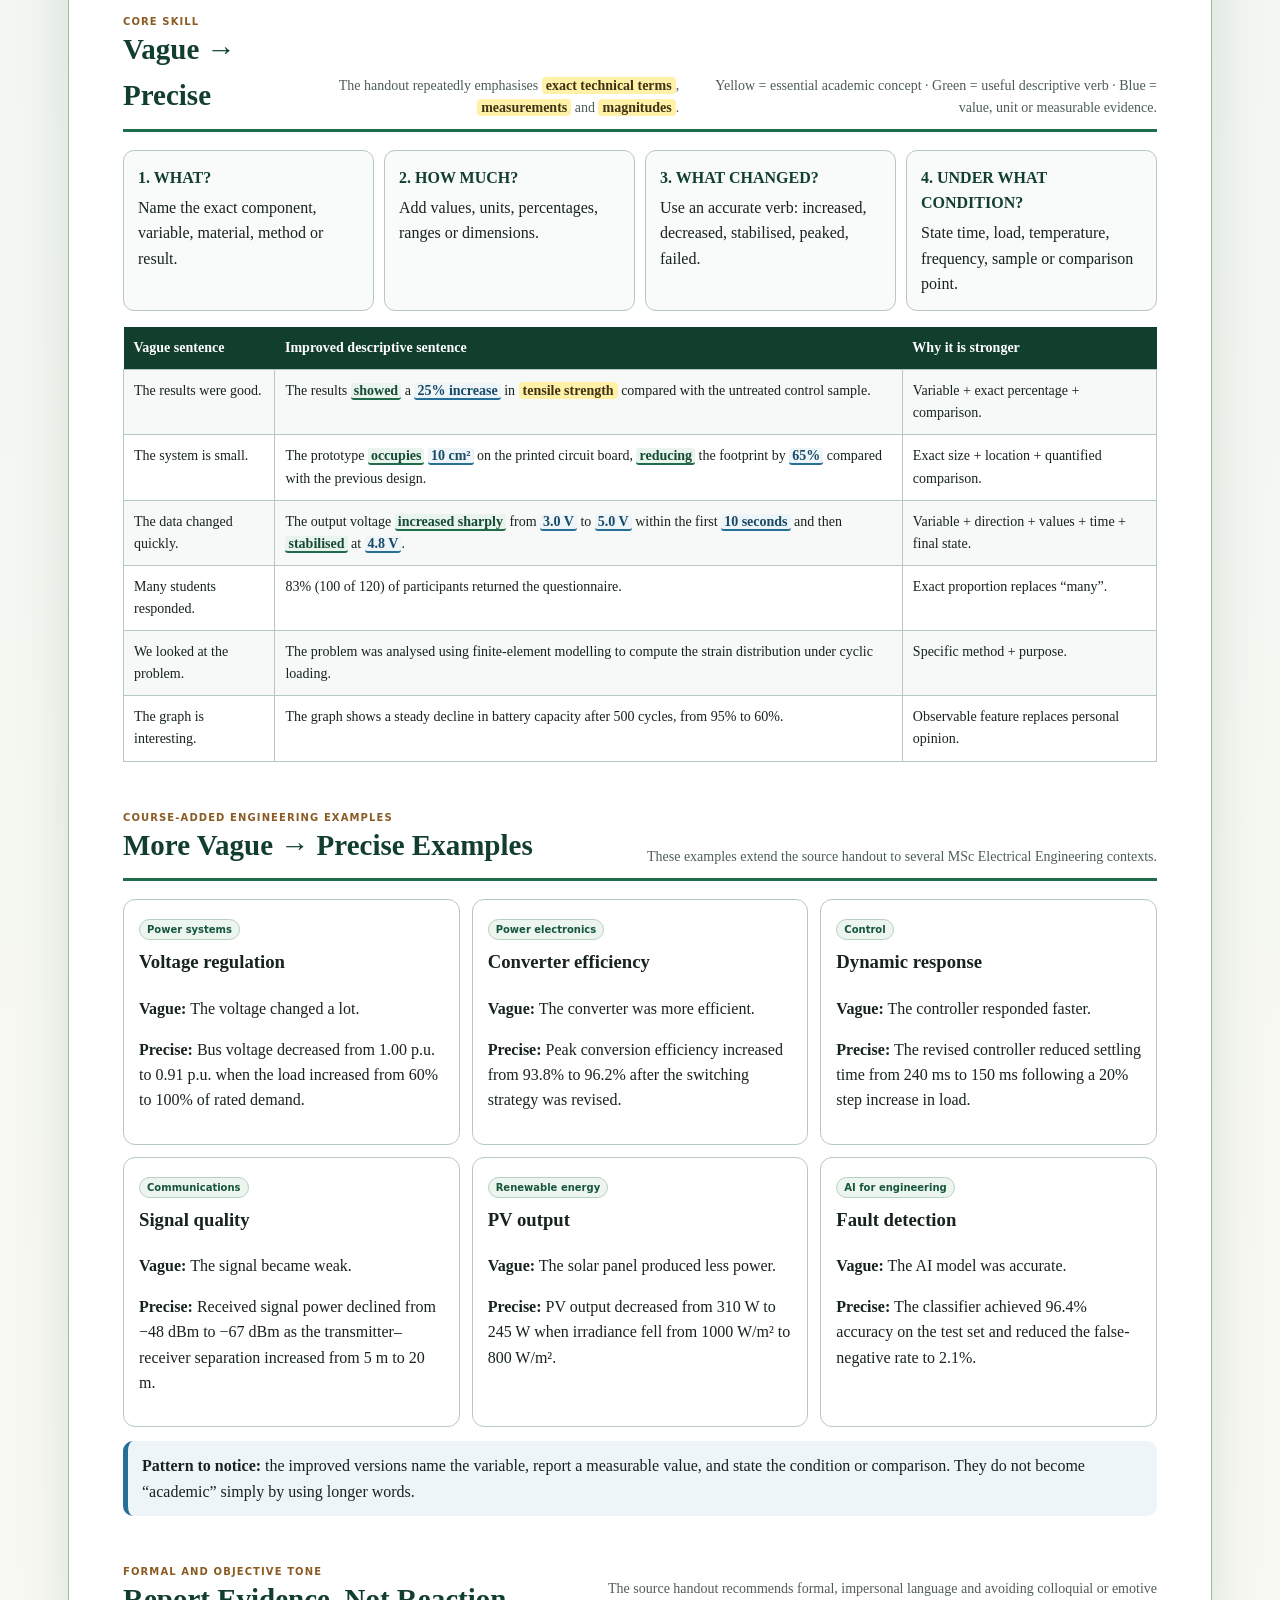
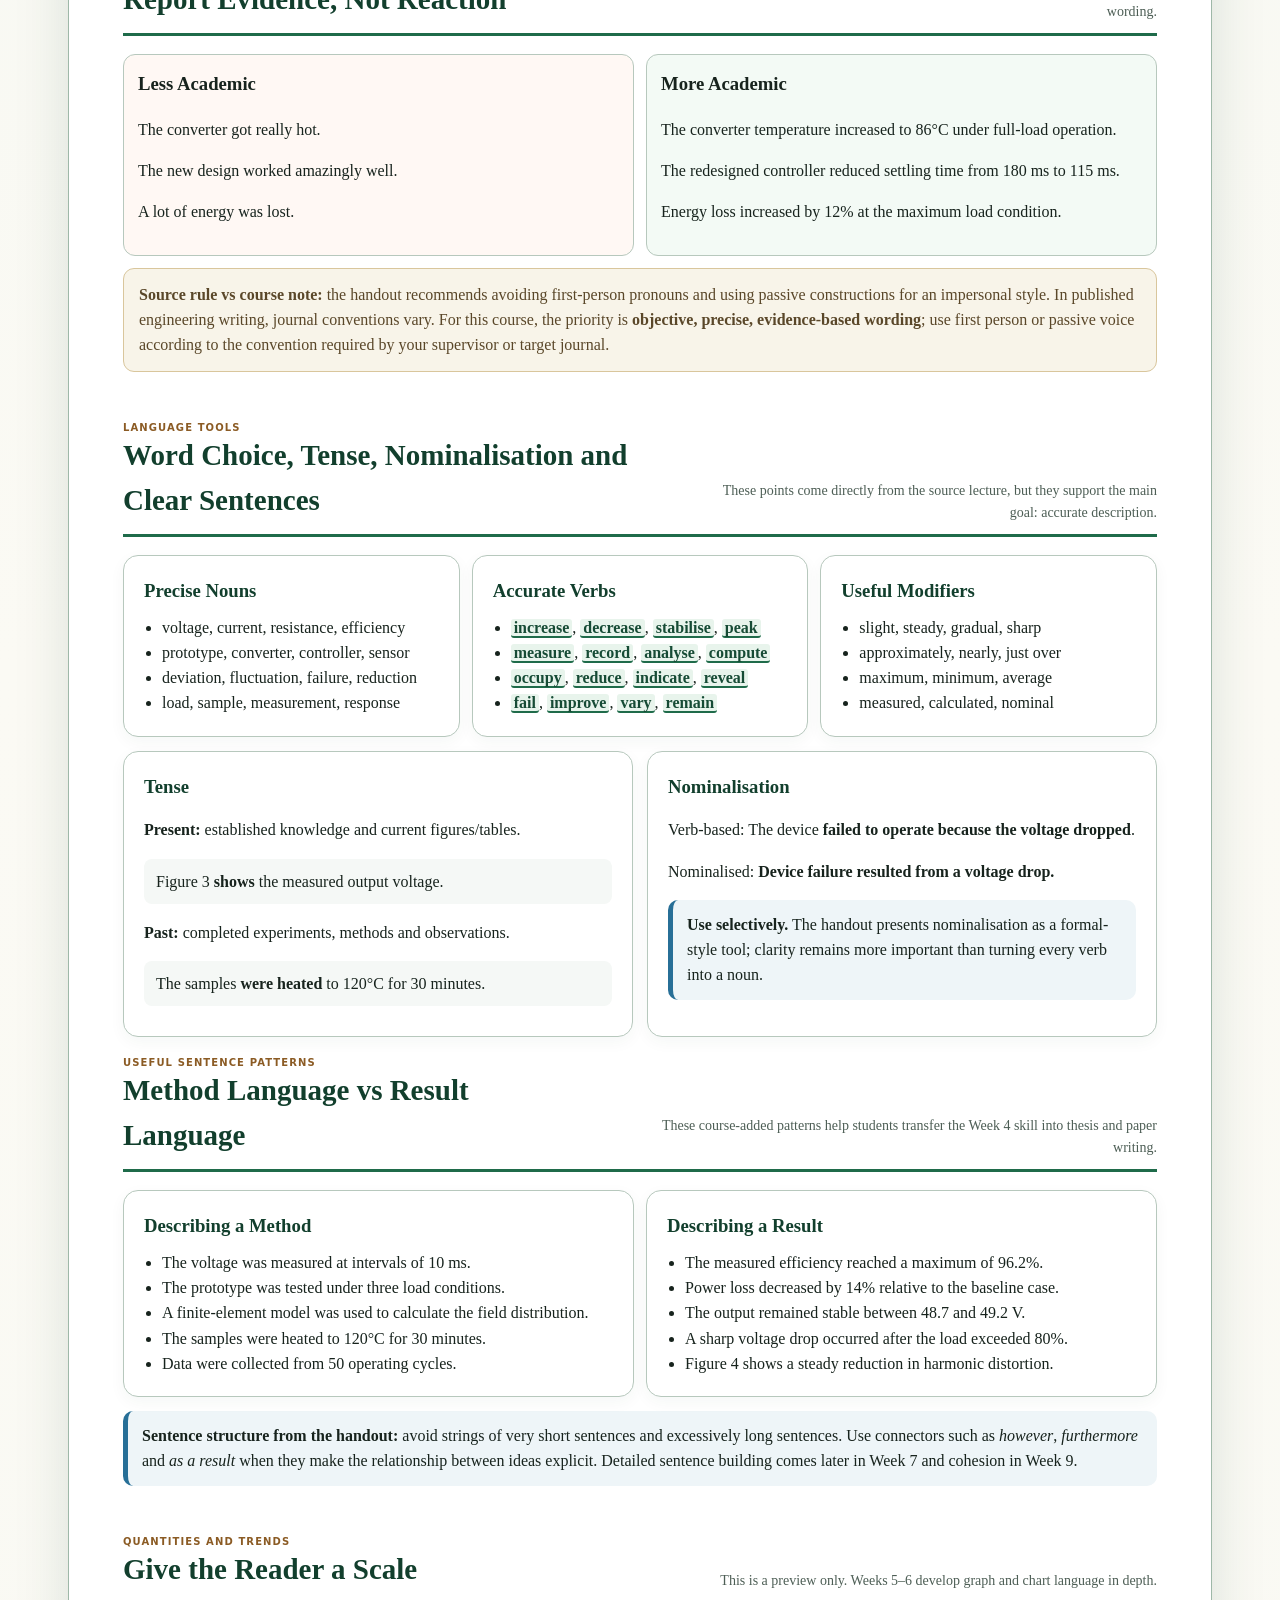
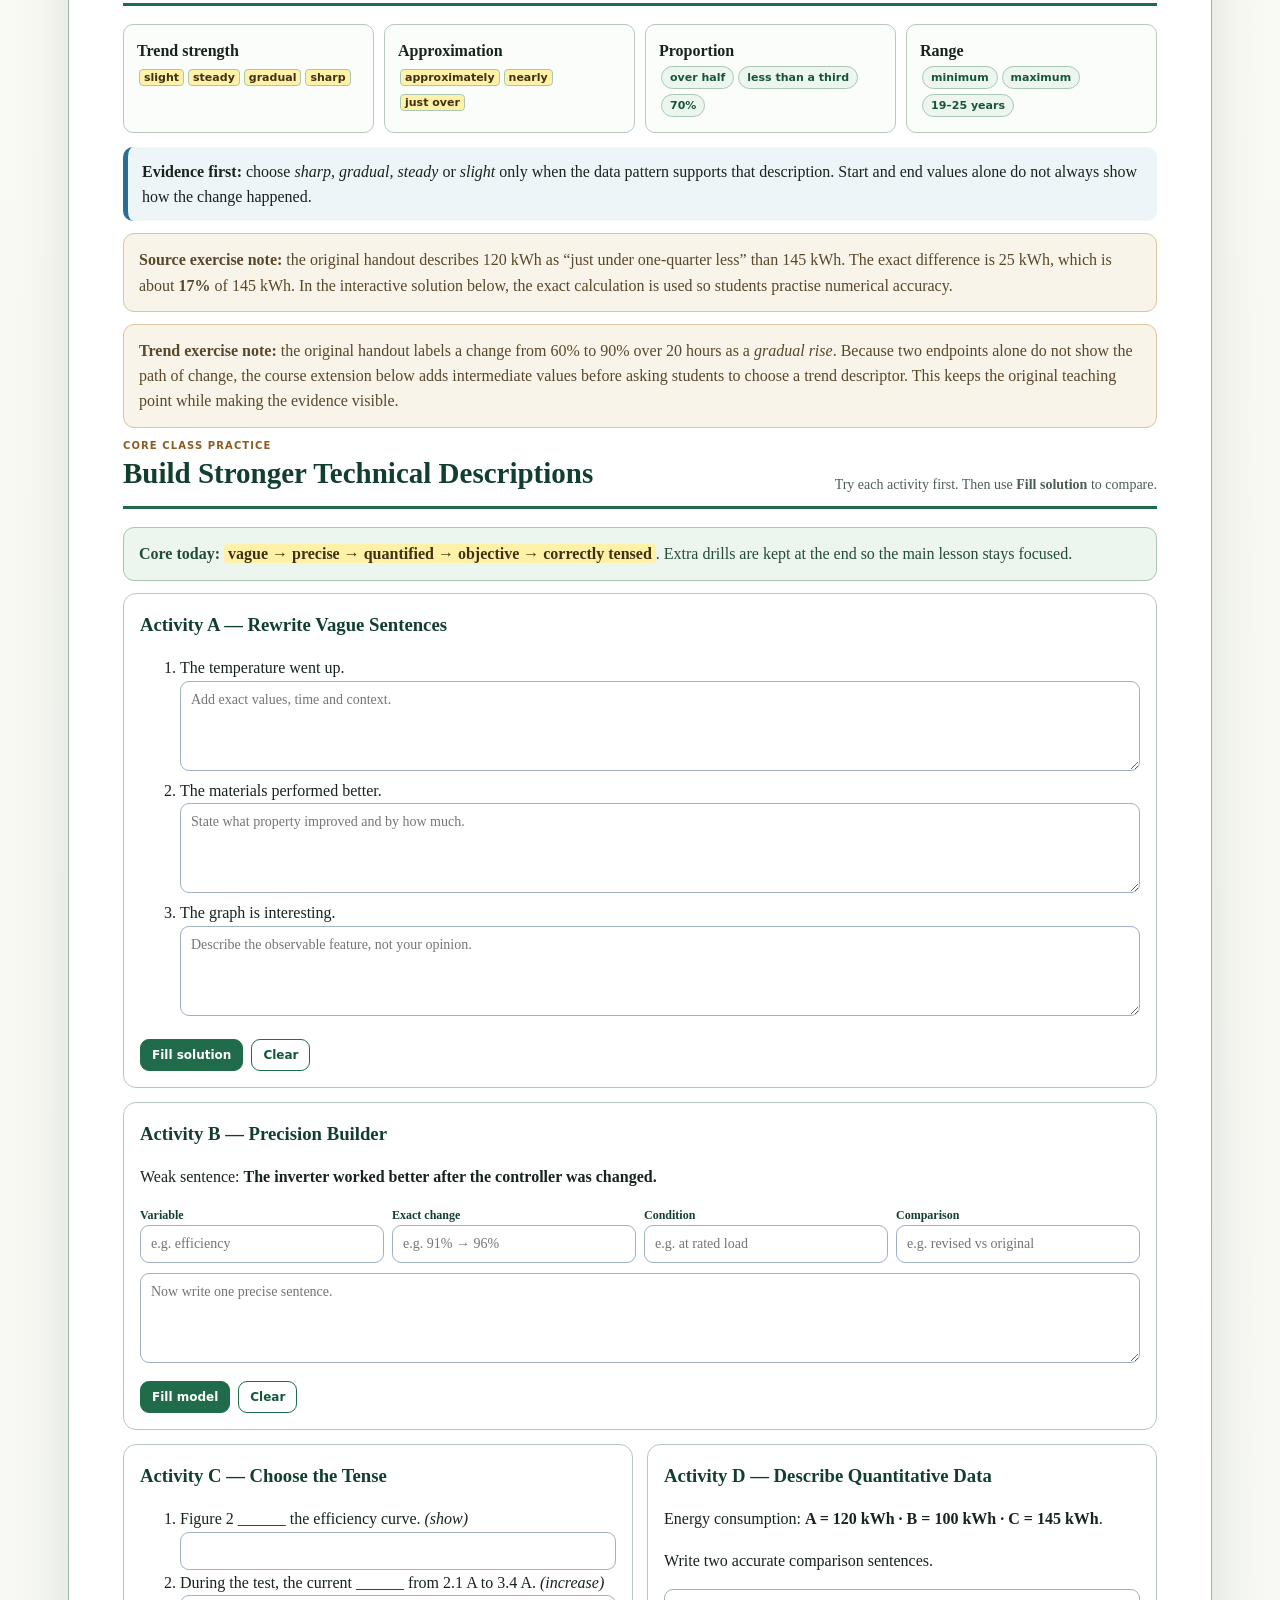
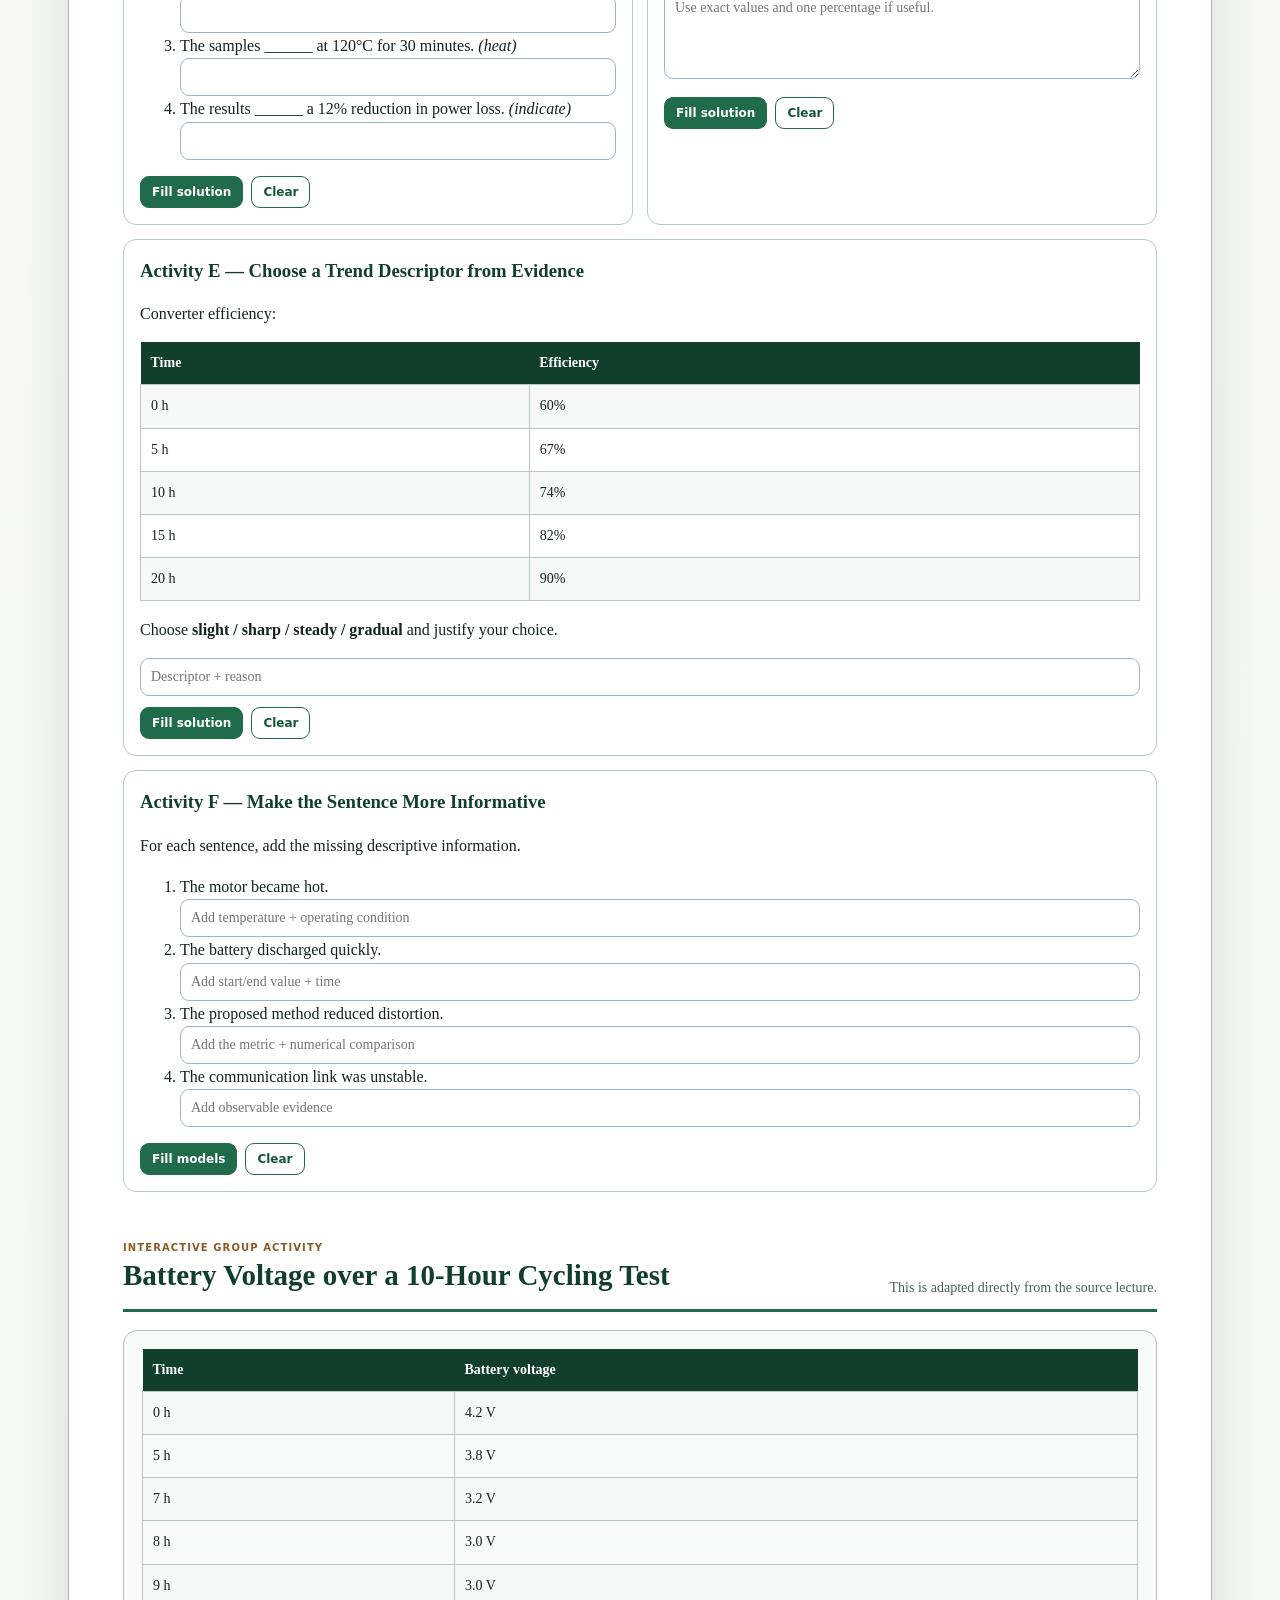
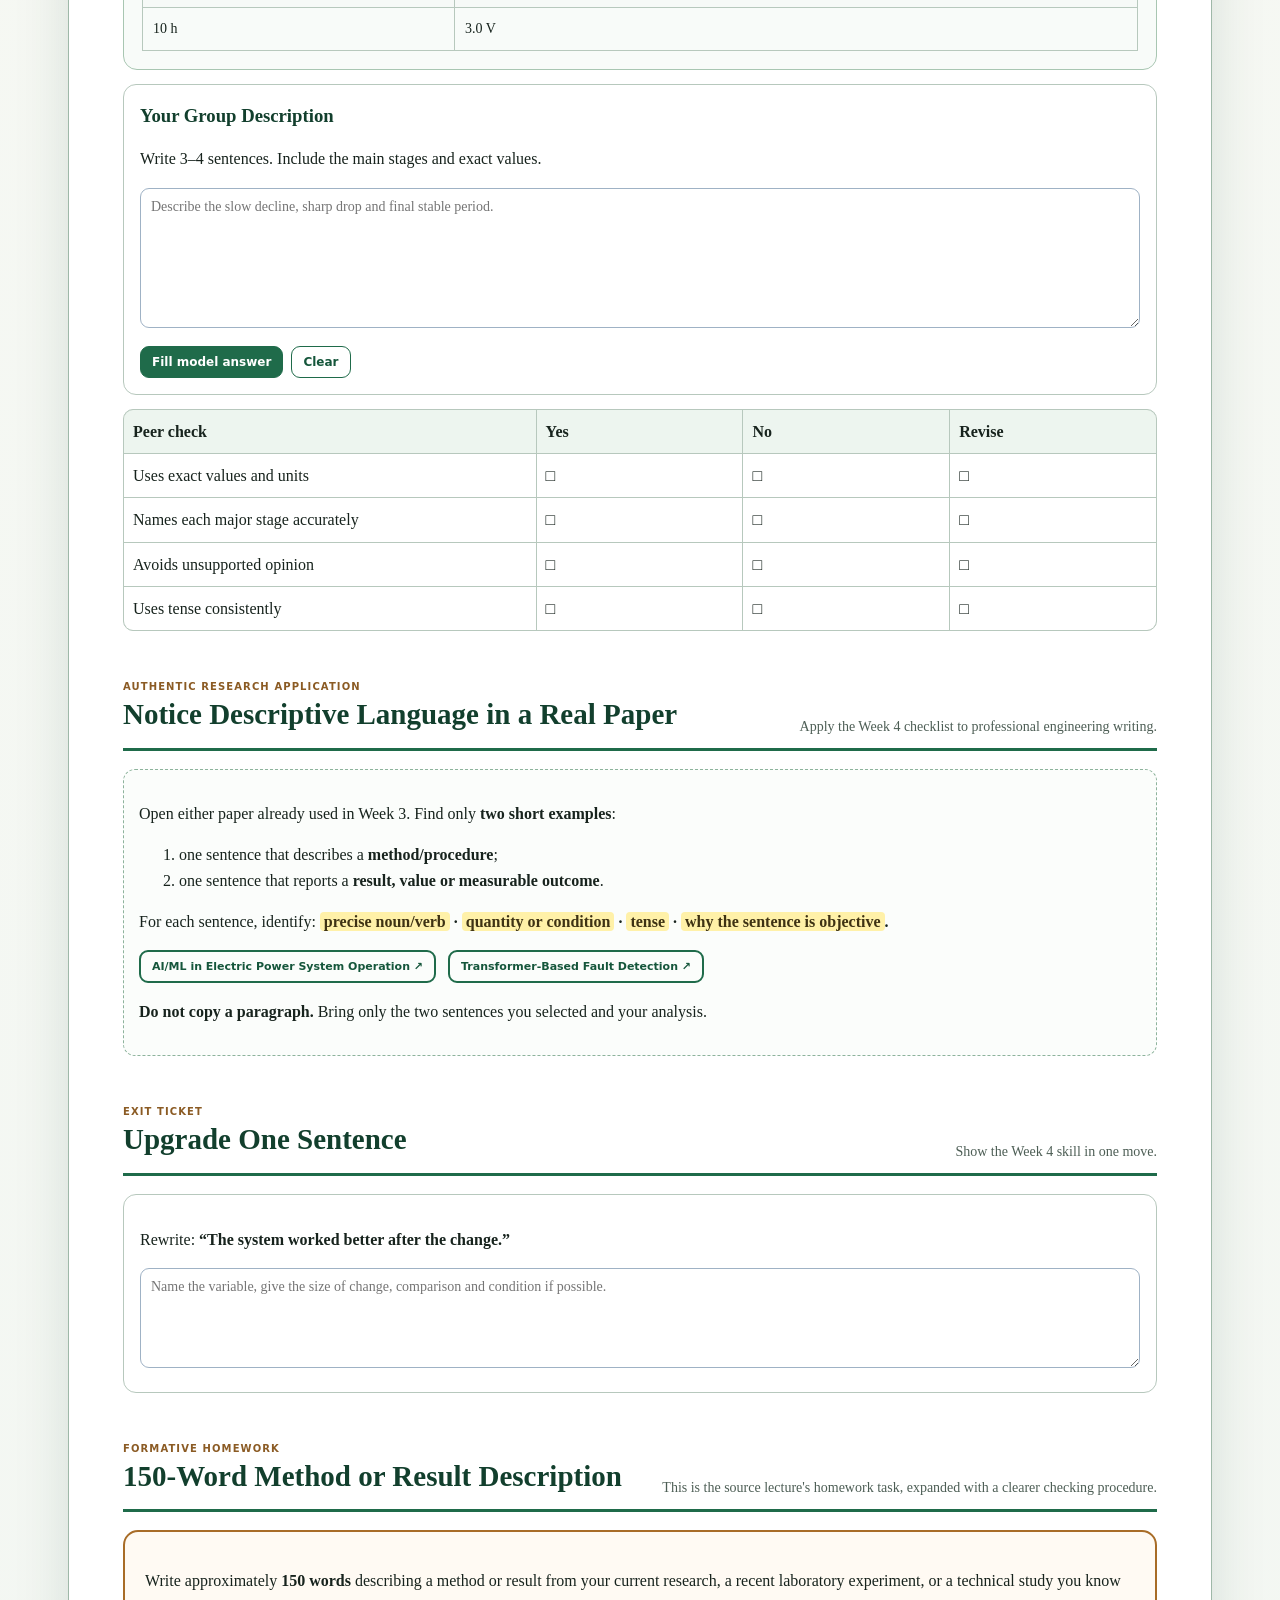
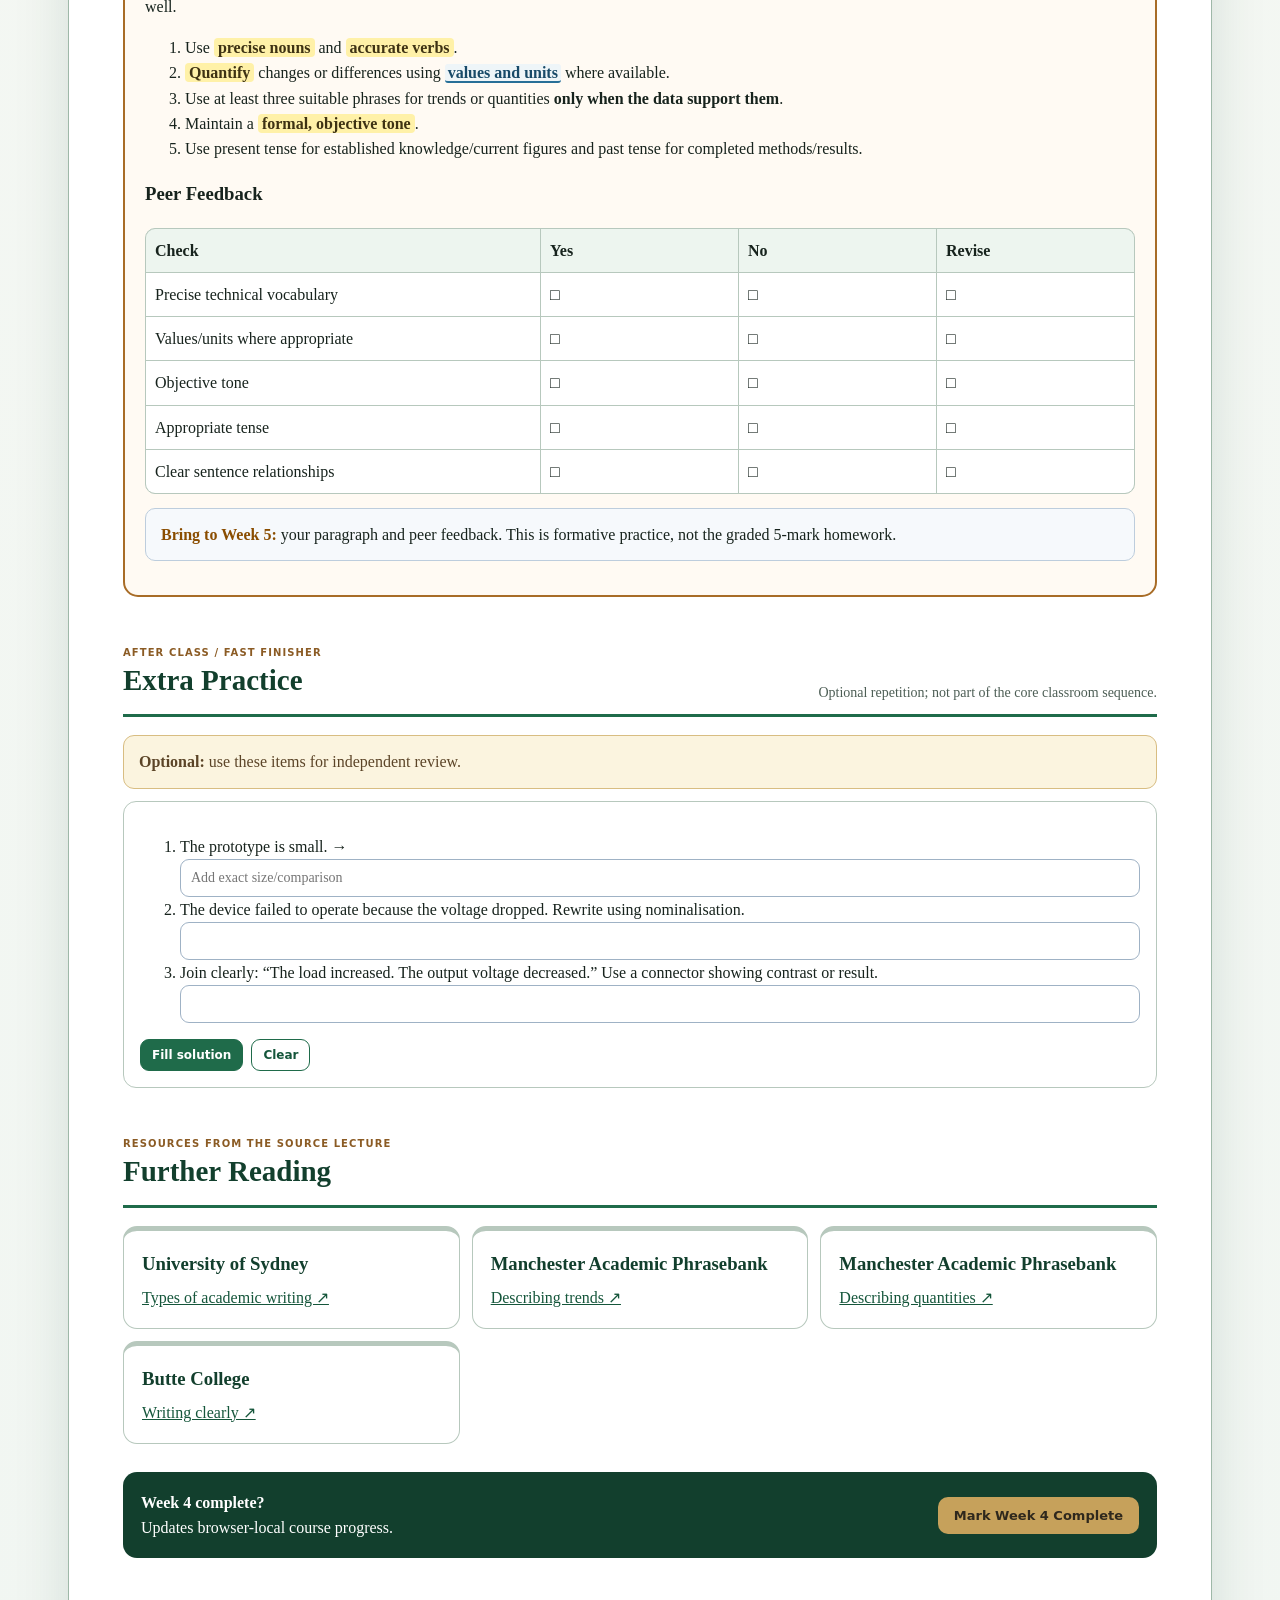
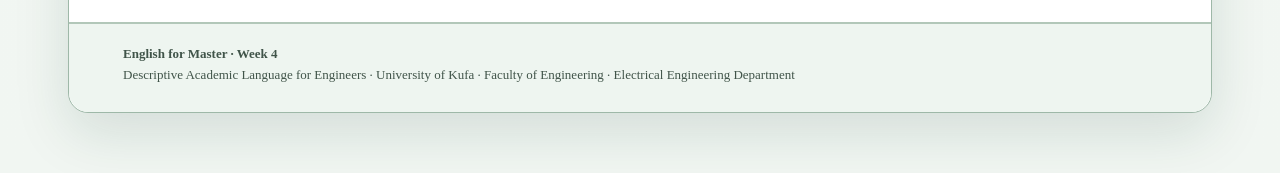
<file: week04.html>
<!doctype html>
<html lang="en">
<head>
<meta charset="utf-8">
<meta name="viewport" content="width=device-width,initial-scale=1">
<meta name="theme-color" content="#155239">
<meta name="description" content="Week 4 — Descriptive Academic Language for Engineers: precision, objectivity, quantification, technical word choice, tense control, and method/result description.">
<title>Week 4 | Descriptive Academic Language for Engineers</title>
<link rel="stylesheet" href="/style.css">
<style>
.focus-grid{display:grid;grid-template-columns:repeat(4,1fr);gap:12px}.focus-card{padding:16px;border:1.5px solid var(--line);border-radius:14px;background:#fff}.focus-card b{display:block;color:var(--navy);font-size:15px;margin-bottom:6px}
.where-grid{display:grid;grid-template-columns:repeat(4,1fr);gap:12px}.where-grid .card{border-top:5px solid var(--kufa-green,#1f6b4a)}
.keyword-grid{display:grid;grid-template-columns:repeat(4,1fr);gap:10px}.keyword-grid>div{padding:13px;border:1px solid var(--line);border-radius:11px;background:#fbfdfb}.keyword-grid b{display:block;color:var(--navy);margin-bottom:4px}
.rule-strip{display:grid;grid-template-columns:repeat(4,1fr);gap:10px}.rule-strip>div{padding:14px;border-radius:11px;border:1px solid var(--line);background:#f8fbf9}.rule-strip b{display:block;color:var(--navy);margin-bottom:5px}
.before-after{display:grid;grid-template-columns:1fr 1fr;gap:12px}.before,.after{padding:14px;border-radius:12px;border:1px solid var(--line)}.before{background:#fff8f4}.after{background:#f3faf5}.before h3,.after h3{margin-top:0}
.wordbank{display:grid;grid-template-columns:repeat(3,1fr);gap:12px}.wordbank .card ul{margin:8px 0 0;padding-left:18px}
.quant-grid{display:grid;grid-template-columns:repeat(4,1fr);gap:10px}.quant-grid div{padding:13px;border:1px solid var(--line);border-radius:10px;background:#fbfdfb}
.solution-controls{display:flex;flex-wrap:wrap;gap:8px;align-items:center;margin-top:11px}.solution-btn,.clear-btn{appearance:none;border:1.5px solid var(--kufa-green,#1f6b4a);border-radius:9px;padding:8px 11px;font:800 12px system-ui;cursor:pointer}.solution-btn{background:var(--kufa-green,#1f6b4a);color:#fff}.clear-btn{background:#fff;color:#15563b}.filled-solution{background:#eef8f2!important;border-color:#76aa89!important}.answer-status{margin-top:8px;font:700 12px system-ui;color:#15563b}.answer-status:empty{display:none}
.core-banner,.extra-banner,.source-note{padding:13px 15px;border-radius:11px;margin:12px 0}.core-banner{background:#edf5ef;border:1px solid #a8c6b2;color:#244d39}.extra-banner{background:#fbf4df;border:1px solid #d8bd82;color:#5b4427}.source-note{background:#f8f4e9;border:1px solid #d9c69c;color:#5a4729}
.mini-rule{padding:12px 14px;border-left:5px solid var(--kufa-blue,#276f97);border-radius:10px;background:#eef5f8}.data-box{padding:18px;border:1.5px solid #a8c6b2;border-radius:14px;background:#f8fbf9}.signal{display:inline-block;padding:4px 8px;border-radius:999px;background:#edf5ef;border:1px solid #aac7b5;color:#15563b;font:800 11px system-ui;margin:2px}.real-task{padding:15px;border:1px dashed #8db39c;border-radius:12px;background:#fbfdfb}
.peer-mini{display:grid;grid-template-columns:2fr repeat(3,1fr);gap:1px;background:var(--line);border:1px solid var(--line);border-radius:10px;overflow:hidden}.peer-mini div{background:#fff;padding:9px}.peer-mini .h{font-weight:800;background:#edf5ef}
.build-grid{display:grid;grid-template-columns:repeat(4,1fr);gap:8px}.build-grid label{font-size:12px;font-weight:800;color:var(--navy)}.build-grid input{width:100%}.example-grid{display:grid;grid-template-columns:repeat(3,1fr);gap:12px}.example-card{padding:15px;border:1px solid var(--line);border-radius:12px;background:#fff}.example-card h3{margin-top:0}.example-tag{display:inline-block;font:800 10px system-ui;padding:4px 7px;border-radius:999px;background:#edf5ef;border:1px solid #b7cfbf;color:#15563b;margin-bottom:7px}.phrase-grid{display:grid;grid-template-columns:1fr 1fr;gap:12px}.phrase-grid .card ul{margin:8px 0 0;padding-left:18px}.keyterm{background:#fff1a8;border-radius:4px;padding:1px 4px;font-weight:800;color:#3e3213;box-decoration-break:clone;-webkit-box-decoration-break:clone}.keyverb{background:#e8f4ec;border-bottom:2px solid var(--kufa-green,#1f6b4a);border-radius:3px;padding:0 3px;font-weight:800;color:#164b35}.keynum{background:#eef5f8;border-bottom:2px solid var(--kufa-blue,#276f97);border-radius:3px;padding:0 3px;font-weight:800;color:#184a68}.keynote{font-size:12px;color:#5f674f;margin-top:8px}
@media(max-width:950px){.focus-grid,.where-grid,.keyword-grid,.rule-strip,.quant-grid,.build-grid,.example-grid{grid-template-columns:1fr 1fr}.wordbank{grid-template-columns:1fr}}
@media(max-width:680px){.focus-grid,.where-grid,.keyword-grid,.rule-strip,.quant-grid,.before-after,.build-grid,.example-grid,.phrase-grid{grid-template-columns:1fr}}
</style>
</head>
<body class="week-page">
<div class="wrap"><div class="site">
<header id="top">
<div class="ey">University of Kufa · Faculty of Engineering · Electrical Engineering Department · English for Master</div>
<h1 class="hero">Week 4</h1>
<p class="deck"><strong>Descriptive Academic Language for Engineers</strong><br>Precision · Objectivity · Quantification · Technical Description</p>
<div class="actions"><a class="btn" href="/">← Dashboard</a><a class="btn alt" href="/week03.html">← Week 3</a><a class="btn" href="/syllabus.html">Syllabus</a><button class="btn gold" onclick="window.print()">Print / Save PDF</button></div>
</header>
<nav aria-label="Week 4 navigation"><a class="nav-brand" href="#top">Week 4</a><a href="#purpose">Purpose</a><a href="#outcomes">Outcomes</a><a href="#keywords">Key Words</a><a href="#precision">Precision</a><a href="#examples">More Examples</a><a href="#tone">Tone</a><a href="#language">Language Tools</a><a href="#quantities">Quantities</a><a href="#practice">Core Practice</a><a href="#group">Group Task</a><a href="#authentic">Real Paper</a><a href="#homework">Homework</a><a href="#extra">Extra</a></nav>
<main>

<section id="purpose">
<div class="source"><strong>Basis for Week 4:</strong> the course document <em>Descriptive Language in Academic Writing for Engineers</em>. In that handout, descriptive writing is presented as writing that <strong>provides facts or information without arguing or interpreting</strong>. It is especially important when engineers describe <strong>materials, methods, results, figures and tables</strong>. The original handout was designed as a 45-minute session; this course version expands the practice for our normal class while keeping graph language brief because Weeks 5–6 cover graphs in depth.</div>
<div class="head"><div><span class="label">Where you use it</span><h2>Descriptive Writing in Engineering</h2></div><p>Descriptive language is not a separate “type of English” — it is a practical function used throughout technical writing.</p></div>
<div class="where-grid">
<div class="card"><h3>Methods</h3><p>Describe what was prepared, measured, tested, simulated or calculated.</p></div>
<div class="card"><h3>Results</h3><p>Report values, differences, changes and observations before interpreting them.</p></div>
<div class="card"><h3>Figures & Tables</h3><p>Identify visible patterns, quantities, peaks, declines and comparisons.</p></div>
<div class="card"><h3>Designs & Materials</h3><p>Describe size, structure, properties, operating conditions and performance.</p></div>
</div>
</section>

<section id="outcomes"><div class="head"><div><span class="label">Learning outcomes</span><h2>By the End of Week 4</h2></div><p>The target is clearer technical description, not simply longer sentences.</p></div>
<div class="focus-grid">
<div class="focus-card"><b>Recognise</b><span>vague, informal and overly subjective wording.</span></div>
<div class="focus-card"><b>Replace</b><span>general words with precise technical nouns, verbs and modifiers.</span></div>
<div class="focus-card"><b>Quantify</b><span>changes and differences with values, units, percentages and ranges.</span></div>
<div class="focus-card"><b>Describe</b><span>a method or result using appropriate tone, tense and sentence structure.</span></div>
</div></section>

<section id="keywords"><div class="head"><div><span class="label">Week 4 vocabulary</span><h2>Key Words</h2></div><p>Use these words when explaining why one description is stronger than another.</p></div>
<div class="keyword-grid">
<div><b><span class="keyterm">descriptive</span></b><span> reporting facts or observable information.</span></div>
<div><b><span class="keyterm">precise</span></b><span> exact and specific rather than vague.</span></div>
<div><b><span class="keyterm">objective</span></b><span> based on evidence rather than personal reaction.</span></div>
<div><b><span class="keyterm">quantify</span></b><span> express something using a number, amount or measurement.</span></div>
<div><b><span class="keyterm">trend</span></b><span> the general direction of change in data.</span></div>
<div><b><span class="keyterm">proportion</span></b><span> a part or share of a whole.</span></div>
<div><b><span class="keyterm">nominalisation</span></b><span> expressing an action or quality as a noun.</span></div>
<div><b><span class="keyterm">jargon</span></b><span> specialised vocabulary used by a particular field.</span></div>
</div></section>

<section id="precision"><div class="head"><div><span class="label">Core skill</span><h2>Vague → Precise</h2></div><p>The handout repeatedly emphasises <span class="keyterm">exact technical terms</span>, <span class="keyterm">measurements</span> and <span class="keyterm">magnitudes</span>.</p><p class="keynote">Yellow = essential academic concept · Green = useful descriptive verb · Blue = value, unit or measurable evidence.</p></div>
<div class="rule-strip">
<div><b>1. WHAT?</b><span>Name the exact component, variable, material, method or result.</span></div>
<div><b>2. HOW MUCH?</b><span>Add values, units, percentages, ranges or dimensions.</span></div>
<div><b>3. WHAT CHANGED?</b><span>Use an accurate verb: increased, decreased, stabilised, peaked, failed.</span></div>
<div><b>4. UNDER WHAT CONDITION?</b><span>State time, load, temperature, frequency, sample or comparison point.</span></div>
</div>

<div class="table-scroll" style="margin-top:16px"><table>
<tr><th>Vague sentence</th><th>Improved descriptive sentence</th><th>Why it is stronger</th></tr>
<tr><td>The results were good.</td><td>The results <span class="keyverb">showed</span> a <span class="keynum">25% increase</span> in <span class="keyterm">tensile strength</span> compared with the untreated control sample.</td><td>Variable + exact percentage + comparison.</td></tr>
<tr><td>The system is small.</td><td>The prototype <span class="keyverb">occupies</span> <span class="keynum">10 cm²</span> on the printed circuit board, <span class="keyverb">reducing</span> the footprint by <span class="keynum">65%</span> compared with the previous design.</td><td>Exact size + location + quantified comparison.</td></tr>
<tr><td>The data changed quickly.</td><td>The output voltage <span class="keyverb">increased sharply</span> from <span class="keynum">3.0 V</span> to <span class="keynum">5.0 V</span> within the first <span class="keynum">10 seconds</span> and then <span class="keyverb">stabilised</span> at <span class="keynum">4.8 V</span>.</td><td>Variable + direction + values + time + final state.</td></tr>
<tr><td>Many students responded.</td><td>83% (100 of 120) of participants returned the questionnaire.</td><td>Exact proportion replaces “many”.</td></tr>
<tr><td>We looked at the problem.</td><td>The problem was analysed using finite-element modelling to compute the strain distribution under cyclic loading.</td><td>Specific method + purpose.</td></tr>
<tr><td>The graph is interesting.</td><td>The graph shows a steady decline in battery capacity after 500 cycles, from 95% to 60%.</td><td>Observable feature replaces personal opinion.</td></tr>
</table></div>
</section>


<section id="examples"><div class="head"><div><span class="label">Course-added engineering examples</span><h2>More Vague → Precise Examples</h2></div><p>These examples extend the source handout to several MSc Electrical Engineering contexts.</p></div>
<div class="example-grid">
<div class="example-card"><span class="example-tag">Power systems</span><h3>Voltage regulation</h3><p><strong>Vague:</strong> The voltage changed a lot.</p><p><strong>Precise:</strong> Bus voltage decreased from 1.00 p.u. to 0.91 p.u. when the load increased from 60% to 100% of rated demand.</p></div>
<div class="example-card"><span class="example-tag">Power electronics</span><h3>Converter efficiency</h3><p><strong>Vague:</strong> The converter was more efficient.</p><p><strong>Precise:</strong> Peak conversion efficiency increased from 93.8% to 96.2% after the switching strategy was revised.</p></div>
<div class="example-card"><span class="example-tag">Control</span><h3>Dynamic response</h3><p><strong>Vague:</strong> The controller responded faster.</p><p><strong>Precise:</strong> The revised controller reduced settling time from 240 ms to 150 ms following a 20% step increase in load.</p></div>
<div class="example-card"><span class="example-tag">Communications</span><h3>Signal quality</h3><p><strong>Vague:</strong> The signal became weak.</p><p><strong>Precise:</strong> Received signal power declined from −48 dBm to −67 dBm as the transmitter–receiver separation increased from 5 m to 20 m.</p></div>
<div class="example-card"><span class="example-tag">Renewable energy</span><h3>PV output</h3><p><strong>Vague:</strong> The solar panel produced less power.</p><p><strong>Precise:</strong> PV output decreased from 310 W to 245 W when irradiance fell from 1000 W/m² to 800 W/m².</p></div>
<div class="example-card"><span class="example-tag">AI for engineering</span><h3>Fault detection</h3><p><strong>Vague:</strong> The AI model was accurate.</p><p><strong>Precise:</strong> The classifier achieved 96.4% accuracy on the test set and reduced the false-negative rate to 2.1%.</p></div>
</div>
<div class="mini-rule" style="margin-top:14px"><strong>Pattern to notice:</strong> the improved versions name the variable, report a measurable value, and state the condition or comparison. They do not become “academic” simply by using longer words.</div>
</section>
<section id="tone"><div class="head"><div><span class="label">Formal and objective tone</span><h2>Report Evidence, Not Reaction</h2></div><p>The source handout recommends formal, impersonal language and avoiding colloquial or emotive wording.</p></div>
<div class="before-after">
<div class="before"><h3>Less Academic</h3><p>The converter got really hot.</p><p>The new design worked amazingly well.</p><p>A lot of energy was lost.</p></div>
<div class="after"><h3>More Academic</h3><p>The converter temperature increased to 86°C under full-load operation.</p><p>The redesigned controller reduced settling time from 180 ms to 115 ms.</p><p>Energy loss increased by 12% at the maximum load condition.</p></div>
</div>
<div class="source-note"><strong>Source rule vs course note:</strong> the handout recommends avoiding first-person pronouns and using passive constructions for an impersonal style. In published engineering writing, journal conventions vary. For this course, the priority is <strong>objective, precise, evidence-based wording</strong>; use first person or passive voice according to the convention required by your supervisor or target journal.</div>
</section>

<section id="language"><div class="head"><div><span class="label">Language tools</span><h2>Word Choice, Tense, Nominalisation and Clear Sentences</h2></div><p>These points come directly from the source lecture, but they support the main goal: accurate description.</p></div>

<div class="wordbank">
<div class="card"><h3>Precise Nouns</h3><ul><li>voltage, current, resistance, efficiency</li><li>prototype, converter, controller, sensor</li><li>deviation, fluctuation, failure, reduction</li><li>load, sample, measurement, response</li></ul></div>
<div class="card"><h3>Accurate Verbs</h3><ul><li><span class="keyverb">increase</span>, <span class="keyverb">decrease</span>, <span class="keyverb">stabilise</span>, <span class="keyverb">peak</span></li><li><span class="keyverb">measure</span>, <span class="keyverb">record</span>, <span class="keyverb">analyse</span>, <span class="keyverb">compute</span></li><li><span class="keyverb">occupy</span>, <span class="keyverb">reduce</span>, <span class="keyverb">indicate</span>, <span class="keyverb">reveal</span></li><li><span class="keyverb">fail</span>, <span class="keyverb">improve</span>, <span class="keyverb">vary</span>, <span class="keyverb">remain</span></li></ul></div>
<div class="card"><h3>Useful Modifiers</h3><ul><li>slight, steady, gradual, sharp</li><li>approximately, nearly, just over</li><li>maximum, minimum, average</li><li>measured, calculated, nominal</li></ul></div>
</div>

<div class="grid" style="margin-top:14px">
<div class="card"><h3>Tense</h3><p><strong>Present:</strong> established knowledge and current figures/tables.</p><p class="prompt">Figure 3 <strong>shows</strong> the measured output voltage.</p><p><strong>Past:</strong> completed experiments, methods and observations.</p><p class="prompt">The samples <strong>were heated</strong> to 120°C for 30 minutes.</p></div>
<div class="card"><h3>Nominalisation</h3><p>Verb-based: The device <strong>failed to operate because the voltage dropped</strong>.</p><p>Nominalised: <strong>Device failure resulted from a voltage drop.</strong></p><p class="mini-rule"><strong>Use selectively.</strong> The handout presents nominalisation as a formal-style tool; clarity remains more important than turning every verb into a noun.</p></div>
</div>


<div class="head" style="margin-top:20px"><div><span class="label">Useful sentence patterns</span><h2>Method Language vs Result Language</h2></div><p>These course-added patterns help students transfer the Week 4 skill into thesis and paper writing.</p></div>
<div class="phrase-grid">
<div class="card"><h3>Describing a Method</h3><ul>
<li>The voltage was measured at intervals of 10 ms.</li>
<li>The prototype was tested under three load conditions.</li>
<li>A finite-element model was used to calculate the field distribution.</li>
<li>The samples were heated to 120°C for 30 minutes.</li>
<li>Data were collected from 50 operating cycles.</li>
</ul></div>
<div class="card"><h3>Describing a Result</h3><ul>
<li>The measured efficiency reached a maximum of 96.2%.</li>
<li>Power loss decreased by 14% relative to the baseline case.</li>
<li>The output remained stable between 48.7 and 49.2 V.</li>
<li>A sharp voltage drop occurred after the load exceeded 80%.</li>
<li>Figure 4 shows a steady reduction in harmonic distortion.</li>
</ul></div>
</div>
<div class="mini-rule" style="margin-top:14px"><strong>Sentence structure from the handout:</strong> avoid strings of very short sentences and excessively long sentences. Use connectors such as <em>however</em>, <em>furthermore</em> and <em>as a result</em> when they make the relationship between ideas explicit. Detailed sentence building comes later in Week 7 and cohesion in Week 9.</div>
</section>

<section id="quantities"><div class="head"><div><span class="label">Quantities and trends</span><h2>Give the Reader a Scale</h2></div><p>This is a preview only. Weeks 5–6 develop graph and chart language in depth.</p></div>
<div class="quant-grid">
<div><b>Trend strength</b><br><span class="signal keyterm">slight</span><span class="signal keyterm">steady</span><span class="signal keyterm">gradual</span><span class="signal keyterm">sharp</span></div>
<div><b>Approximation</b><br><span class="signal keyterm">approximately</span><span class="signal keyterm">nearly</span><span class="signal keyterm">just over</span></div>
<div><b>Proportion</b><br><span class="signal">over half</span><span class="signal">less than a third</span><span class="signal">70%</span></div>
<div><b>Range</b><br><span class="signal">minimum</span><span class="signal">maximum</span><span class="signal">19–25 years</span></div>
</div>
<div class="mini-rule" style="margin-top:14px"><strong>Evidence first:</strong> choose <em>sharp, gradual, steady</em> or <em>slight</em> only when the data pattern supports that description. Start and end values alone do not always show how the change happened.</div>
</section>


<div class="source-note"><strong>Source exercise note:</strong> the original handout describes 120 kWh as “just under one-quarter less” than 145 kWh. The exact difference is 25 kWh, which is about <strong>17%</strong> of 145 kWh. In the interactive solution below, the exact calculation is used so students practise numerical accuracy.</div>
<div class="source-note"><strong>Trend exercise note:</strong> the original handout labels a change from 60% to 90% over 20 hours as a <em>gradual rise</em>. Because two endpoints alone do not show the path of change, the course extension below adds intermediate values before asking students to choose a trend descriptor. This keeps the original teaching point while making the evidence visible.</div>
<section id="practice"><div class="head"><div><span class="label">Core class practice</span><h2>Build Stronger Technical Descriptions</h2></div><p>Try each activity first. Then use <strong>Fill solution</strong> to compare.</p></div>
<div class="core-banner"><strong>Core today:</strong> <span class="keyterm">vague → precise → quantified → objective → correctly tensed</span>. Extra drills are kept at the end so the main lesson stays focused.</div>

<div class="task" id="sol-a"><h3>Activity A — Rewrite Vague Sentences</h3><ol>
<li>The temperature went up.<textarea placeholder="Add exact values, time and context."></textarea></li>
<li>The materials performed better.<textarea placeholder="State what property improved and by how much."></textarea></li>
<li>The graph is interesting.<textarea placeholder="Describe the observable feature, not your opinion."></textarea></li>
</ol><div class="solution-controls"><button class="solution-btn" onclick="fillSolution('a')" type="button">Fill solution</button><button class="clear-btn" onclick="clearSolution('a')" type="button">Clear</button></div><div class="answer-status" id="status-a"></div></div>

<div class="task" id="sol-builder" style="margin-top:14px"><h3>Activity B — Precision Builder</h3><p>Weak sentence: <strong>The inverter worked better after the controller was changed.</strong></p>
<div class="build-grid">
<label>Variable<input type="text" placeholder="e.g. efficiency"></label>
<label>Exact change<input type="text" placeholder="e.g. 91% → 96%"></label>
<label>Condition<input type="text" placeholder="e.g. at rated load"></label>
<label>Comparison<input type="text" placeholder="e.g. revised vs original"></label>
</div>
<textarea style="margin-top:10px" placeholder="Now write one precise sentence."></textarea>
<div class="solution-controls"><button class="solution-btn" onclick="fillSolution('builder')" type="button">Fill model</button><button class="clear-btn" onclick="clearSolution('builder')" type="button">Clear</button></div><div class="answer-status" id="status-builder"></div></div>

<div class="grid" style="margin-top:14px">
<div class="task" id="sol-c"><h3>Activity C — Choose the Tense</h3><ol>
<li>Figure 2 ______ the efficiency curve. <em>(show)</em><input type="text"></li>
<li>During the test, the current ______ from 2.1 A to 3.4 A. <em>(increase)</em><input type="text"></li>
<li>The samples ______ at 120°C for 30 minutes. <em>(heat)</em><input type="text"></li>
<li>The results ______ a 12% reduction in power loss. <em>(indicate)</em><input type="text"></li>
</ol><div class="solution-controls"><button class="solution-btn" onclick="fillSolution('c')" type="button">Fill solution</button><button class="clear-btn" onclick="clearSolution('c')" type="button">Clear</button></div><div class="answer-status" id="status-c"></div></div>

<div class="task" id="sol-d"><h3>Activity D — Describe Quantitative Data</h3><p>Energy consumption: <strong>A = 120 kWh · B = 100 kWh · C = 145 kWh</strong>.</p><p>Write two accurate comparison sentences.</p><textarea placeholder="Use exact values and one percentage if useful."></textarea>
<div class="solution-controls"><button class="solution-btn" onclick="fillSolution('d')" type="button">Fill solution</button><button class="clear-btn" onclick="clearSolution('d')" type="button">Clear</button></div><div class="answer-status" id="status-d"></div></div>
</div>

<div class="task" id="sol-trend" style="margin-top:14px"><h3>Activity E — Choose a Trend Descriptor from Evidence</h3>
<p>Converter efficiency:</p>
<div class="table-scroll"><table><tr><th>Time</th><th>Efficiency</th></tr><tr><td>0 h</td><td>60%</td></tr><tr><td>5 h</td><td>67%</td></tr><tr><td>10 h</td><td>74%</td></tr><tr><td>15 h</td><td>82%</td></tr><tr><td>20 h</td><td>90%</td></tr></table></div>
<p>Choose <strong>slight / sharp / steady / gradual</strong> and justify your choice.</p><input type="text" placeholder="Descriptor + reason">
<div class="solution-controls"><button class="solution-btn" onclick="fillSolution('trend')" type="button">Fill solution</button><button class="clear-btn" onclick="clearSolution('trend')" type="button">Clear</button></div><div class="answer-status" id="status-trend"></div></div>

<div class="task" id="sol-f" style="margin-top:14px"><h3>Activity F — Make the Sentence More Informative</h3><p>For each sentence, add the missing descriptive information.</p><ol>
<li>The motor became hot. <input type="text" placeholder="Add temperature + operating condition"></li>
<li>The battery discharged quickly. <input type="text" placeholder="Add start/end value + time"></li>
<li>The proposed method reduced distortion. <input type="text" placeholder="Add the metric + numerical comparison"></li>
<li>The communication link was unstable. <input type="text" placeholder="Add observable evidence"></li>
</ol><div class="solution-controls"><button class="solution-btn" onclick="fillSolution('f')" type="button">Fill models</button><button class="clear-btn" onclick="clearSolution('f')" type="button">Clear</button></div><div class="answer-status" id="status-f"></div></div>
</section>

<section id="group"><div class="head"><div><span class="label">Interactive group activity</span><h2>Battery Voltage over a 10-Hour Cycling Test</h2></div><p>This is adapted directly from the source lecture.</p></div>
<div class="data-box"><table>
<tr><th>Time</th><th>Battery voltage</th></tr>
<tr><td>0 h</td><td>4.2 V</td></tr>
<tr><td>5 h</td><td>3.8 V</td></tr>
<tr><td>7 h</td><td>3.2 V</td></tr>
<tr><td>8 h</td><td>3.0 V</td></tr>
<tr><td>9 h</td><td>3.0 V</td></tr>
<tr><td>10 h</td><td>3.0 V</td></tr>
</table></div>
<div class="task" id="sol-group" style="margin-top:14px"><h3>Your Group Description</h3><p>Write 3–4 sentences. Include the main stages and exact values.</p><textarea style="min-height:140px" placeholder="Describe the slow decline, sharp drop and final stable period."></textarea>
<div class="solution-controls"><button class="solution-btn" onclick="fillSolution('group')" type="button">Fill model answer</button><button class="clear-btn" onclick="clearSolution('group')" type="button">Clear</button></div><div class="answer-status" id="status-group"></div></div>
<div class="peer-mini" style="margin-top:14px"><div class="h">Peer check</div><div class="h">Yes</div><div class="h">No</div><div class="h">Revise</div><div>Uses exact values and units</div><div>□</div><div>□</div><div>□</div><div>Names each major stage accurately</div><div>□</div><div>□</div><div>□</div><div>Avoids unsupported opinion</div><div>□</div><div>□</div><div>□</div><div>Uses tense consistently</div><div>□</div><div>□</div><div>□</div></div>
</section>

<section id="authentic"><div class="head"><div><span class="label">Authentic research application</span><h2>Notice Descriptive Language in a Real Paper</h2></div><p>Apply the Week 4 checklist to professional engineering writing.</p></div>
<div class="real-task">
<p>Open either paper already used in Week 3. Find only <strong>two short examples</strong>:</p>
<ol><li>one sentence that describes a <strong>method/procedure</strong>;</li><li>one sentence that reports a <strong>result, value or measurable outcome</strong>.</li></ol>
<p>For each sentence, identify: <strong><span class="keyterm">precise noun/verb</span> · <span class="keyterm">quantity or condition</span> · <span class="keyterm">tense</span> · <span class="keyterm">why the sentence is objective</span>.</strong></p>
<p><a class="open" href="https://www.mdpi.com/1996-1073/17/11/2790" target="_blank" rel="noopener">AI/ML in Electric Power System Operation ↗</a> &nbsp; <a class="open" href="https://www.sciencedirect.com/science/article/pii/S0142061524002904" target="_blank" rel="noopener">Transformer-Based Fault Detection ↗</a></p>
<p><strong>Do not copy a paragraph.</strong> Bring only the two sentences you selected and your analysis.</p>
</div>
</section>

<section id="exit"><div class="head"><div><span class="label">Exit ticket</span><h2>Upgrade One Sentence</h2></div><p>Show the Week 4 skill in one move.</p></div>
<div class="task"><p>Rewrite: <strong>“The system worked better after the change.”</strong></p><textarea style="min-height:100px" placeholder="Name the variable, give the size of change, comparison and condition if possible."></textarea></div>
</section>

<section id="homework"><div class="head"><div><span class="label">Formative homework</span><h2>150-Word Method or Result Description</h2></div><p>This is the source lecture's homework task, expanded with a clearer checking procedure.</p></div>
<div class="home"><p>Write approximately <strong>150 words</strong> describing a method or result from your current research, a recent laboratory experiment, or a technical study you know well.</p>
<ol>
<li>Use <span class="keyterm">precise nouns</span> and <span class="keyterm">accurate verbs</span>.</li>
<li><span class="keyterm">Quantify</span> changes or differences using <span class="keynum">values and units</span> where available.</li>
<li>Use at least three suitable phrases for trends or quantities <strong>only when the data support them</strong>.</li>
<li>Maintain a <span class="keyterm">formal, objective tone</span>.</li>
<li>Use present tense for established knowledge/current figures and past tense for completed methods/results.</li>
</ol>
<h3 style="margin-top:18px">Peer Feedback</h3>
<div class="peer-mini"><div class="h">Check</div><div class="h">Yes</div><div class="h">No</div><div class="h">Revise</div><div>Precise technical vocabulary</div><div>□</div><div>□</div><div>□</div><div>Values/units where appropriate</div><div>□</div><div>□</div><div>□</div><div>Objective tone</div><div>□</div><div>□</div><div>□</div><div>Appropriate tense</div><div>□</div><div>□</div><div>□</div><div>Clear sentence relationships</div><div>□</div><div>□</div><div>□</div></div>
<div class="submission"><strong>Bring to Week 5:</strong> your paragraph and peer feedback. This is formative practice, not the graded 5-mark homework.</div></div>
</section>

<section id="extra"><div class="head"><div><span class="label">After class / fast finisher</span><h2>Extra Practice</h2></div><p>Optional repetition; not part of the core classroom sequence.</p></div>
<div class="extra-banner"><strong>Optional:</strong> use these items for independent review.</div>
<div class="task" id="sol-extra"><ol>
<li>The prototype is small. → <input type="text" placeholder="Add exact size/comparison"></li>
<li>The device failed to operate because the voltage dropped. Rewrite using nominalisation. <input type="text"></li>
<li>Join clearly: “The load increased. The output voltage decreased.” Use a connector showing contrast or result. <input type="text"></li>
</ol><div class="solution-controls"><button class="solution-btn" onclick="fillSolution('extra')" type="button">Fill solution</button><button class="clear-btn" onclick="clearSolution('extra')" type="button">Clear</button></div><div class="answer-status" id="status-extra"></div></div>
</section>

<section><div class="head"><div><span class="label">Resources from the source lecture</span><h2>Further Reading</h2></div></div>
<div class="resources">
<div class="resource"><h3>University of Sydney</h3><a href="https://www.sydney.edu.au/students/writing/types-of-academic-writing.html" target="_blank" rel="noopener">Types of academic writing ↗</a></div>
<div class="resource"><h3>Manchester Academic Phrasebank</h3><a href="https://www.phrasebank.manchester.ac.uk/describing-trends/" target="_blank" rel="noopener">Describing trends ↗</a></div>
<div class="resource"><h3>Manchester Academic Phrasebank</h3><a href="https://www.phrasebank.manchester.ac.uk/describing-quantities/" target="_blank" rel="noopener">Describing quantities ↗</a></div>
<div class="resource"><h3>Butte College</h3><a href="https://www.butte.edu/departments/cas/tipsheets/style_purpose_strategy/writing_clearly.html" target="_blank" rel="noopener">Writing clearly ↗</a></div>
</div></section>

<div class="completion"><div><strong>Week 4 complete?</strong><br>Updates browser-local course progress.</div><button class="completebtn" id="complete">Mark Week 4 Complete</button></div>
</main>
<footer><strong>English for Master · Week 4</strong><br>Descriptive Academic Language for Engineers · University of Kufa · Faculty of Engineering · Electrical Engineering Department</footer>
</div></div>

<script>
const solutionMap={
 a:{text:[
  'The reaction temperature increased from 25°C to 75°C within five minutes, indicating a strong exothermic response.',
  'The composite material increased its compressive strength by 15% and reduced its mass by 20% relative to the aluminium alloy.',
  'The graph shows a sharp rise in yield stress after heat treatment, reaching a peak of 350 MPa before gradually declining.'
 ]},
 builder:{text:[
  'efficiency',
  '91% → 96%',
  'at rated load',
  'revised controller vs original controller',
  'At rated load, the revised controller increased inverter efficiency from 91% to 96% compared with the original controller.'
 ]},
 c:{text:[
  'shows — present simple because the figure is part of the current document',
  'increased — past simple because the observation occurred during a completed test',
  'were heated — past simple passive for a completed method',
  'indicate — present simple for the current interpretation of the results'
 ]},
 d:{text:[
  'System C has the highest consumption at 145 kWh, whereas System B has the lowest at 100 kWh. System A consumes 120 kWh: 25 kWh (about 17%) less than System C and 20 kWh (20%) more than System B.'
 ]},
 trend:{text:[
  'gradual / steady — the efficiency rises across the full 20-hour period in a sustained sequence rather than in one sudden jump'
 ]},
 f:{text:[
  'The motor winding temperature increased from 42°C to 78°C after 20 minutes at rated load.',
  'Battery state of charge decreased from 90% to 35% within 45 minutes under a 2C discharge rate.',
  'The proposed method reduced total harmonic distortion from 8.6% to 3.1% relative to the baseline controller.',
  'Packet loss increased from 0.8% to 7.4% when the link distance exceeded 25 m.'
 ]},
 group:{text:[
  'Battery voltage decreased gradually from 4.2 V to 3.8 V during the first five hours. It then dropped sharply to 3.2 V between 5 and 7 hours and reached 3.0 V at 8 hours. From 8 to 10 hours, the voltage remained steady at 3.0 V.'
 ]},
 extra:{text:[
  'The prototype occupies 10 cm² on the printed circuit board, reducing the footprint by 65% compared with the previous design.',
  'Device failure resulted from a voltage drop.',
  'As the load increased, the output voltage decreased; alternatively: The load increased; however, the output voltage decreased.'
 ]}
};
function rootFor(group){return document.querySelector('#sol-'+group)}
function fillSolution(group){const root=rootFor(group),data=solutionMap[group];if(!root||!data)return;const inputs=[...root.querySelectorAll('input[type="text"],textarea')];(data.text||[]).forEach((v,i)=>{if(inputs[i]){inputs[i].value=v;inputs[i].classList.add('filled-solution')}});const s=document.getElementById('status-'+group);if(s)s.textContent='Solution filled. Compare your version for precision, objectivity, evidence and tense.';}
function clearSolution(group){const root=rootFor(group);if(!root)return;root.querySelectorAll('input[type="text"],textarea').forEach(el=>{el.value='';el.classList.remove('filled-solution')});const s=document.getElementById('status-'+group);if(s)s.textContent='';}
window.fillSolution=fillSolution;window.clearSolution=clearSolution;
const key='efm-progress-v1',completeBtn=document.getElementById('complete');let a=[];try{a=JSON.parse(localStorage.getItem(key)||'[]')}catch(e){}
function renderCompletion(){if(!completeBtn)return;if(a.includes(4)){completeBtn.textContent='Week 4 Completed ✓';completeBtn.classList.add('done')}else{completeBtn.textContent='Mark Week 4 Complete';completeBtn.classList.remove('done')}}
if(completeBtn){completeBtn.onclick=()=>{a=a.includes(4)?a.filter(x=>x!==4):[...a,4];localStorage.setItem(key,JSON.stringify(a));renderCompletion()};renderCompletion()}
</script>
</body>
</html>
</file>
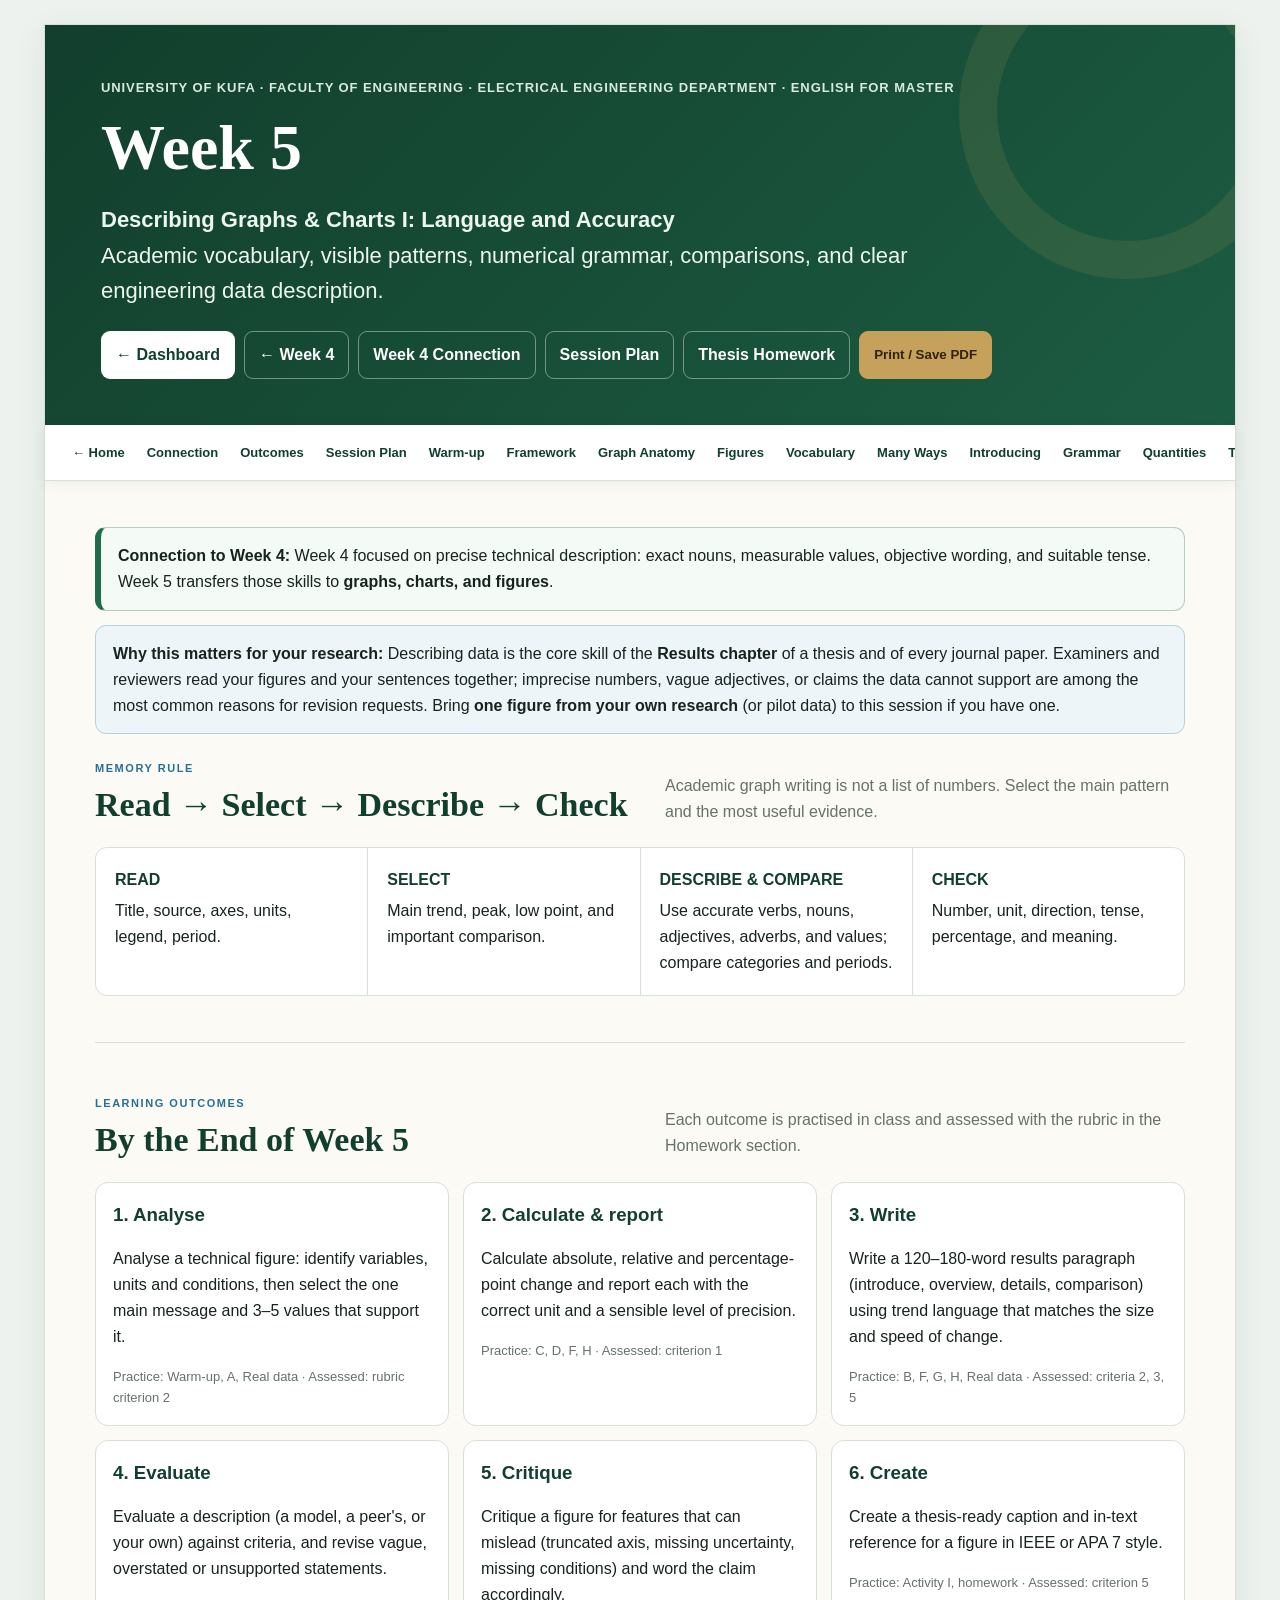
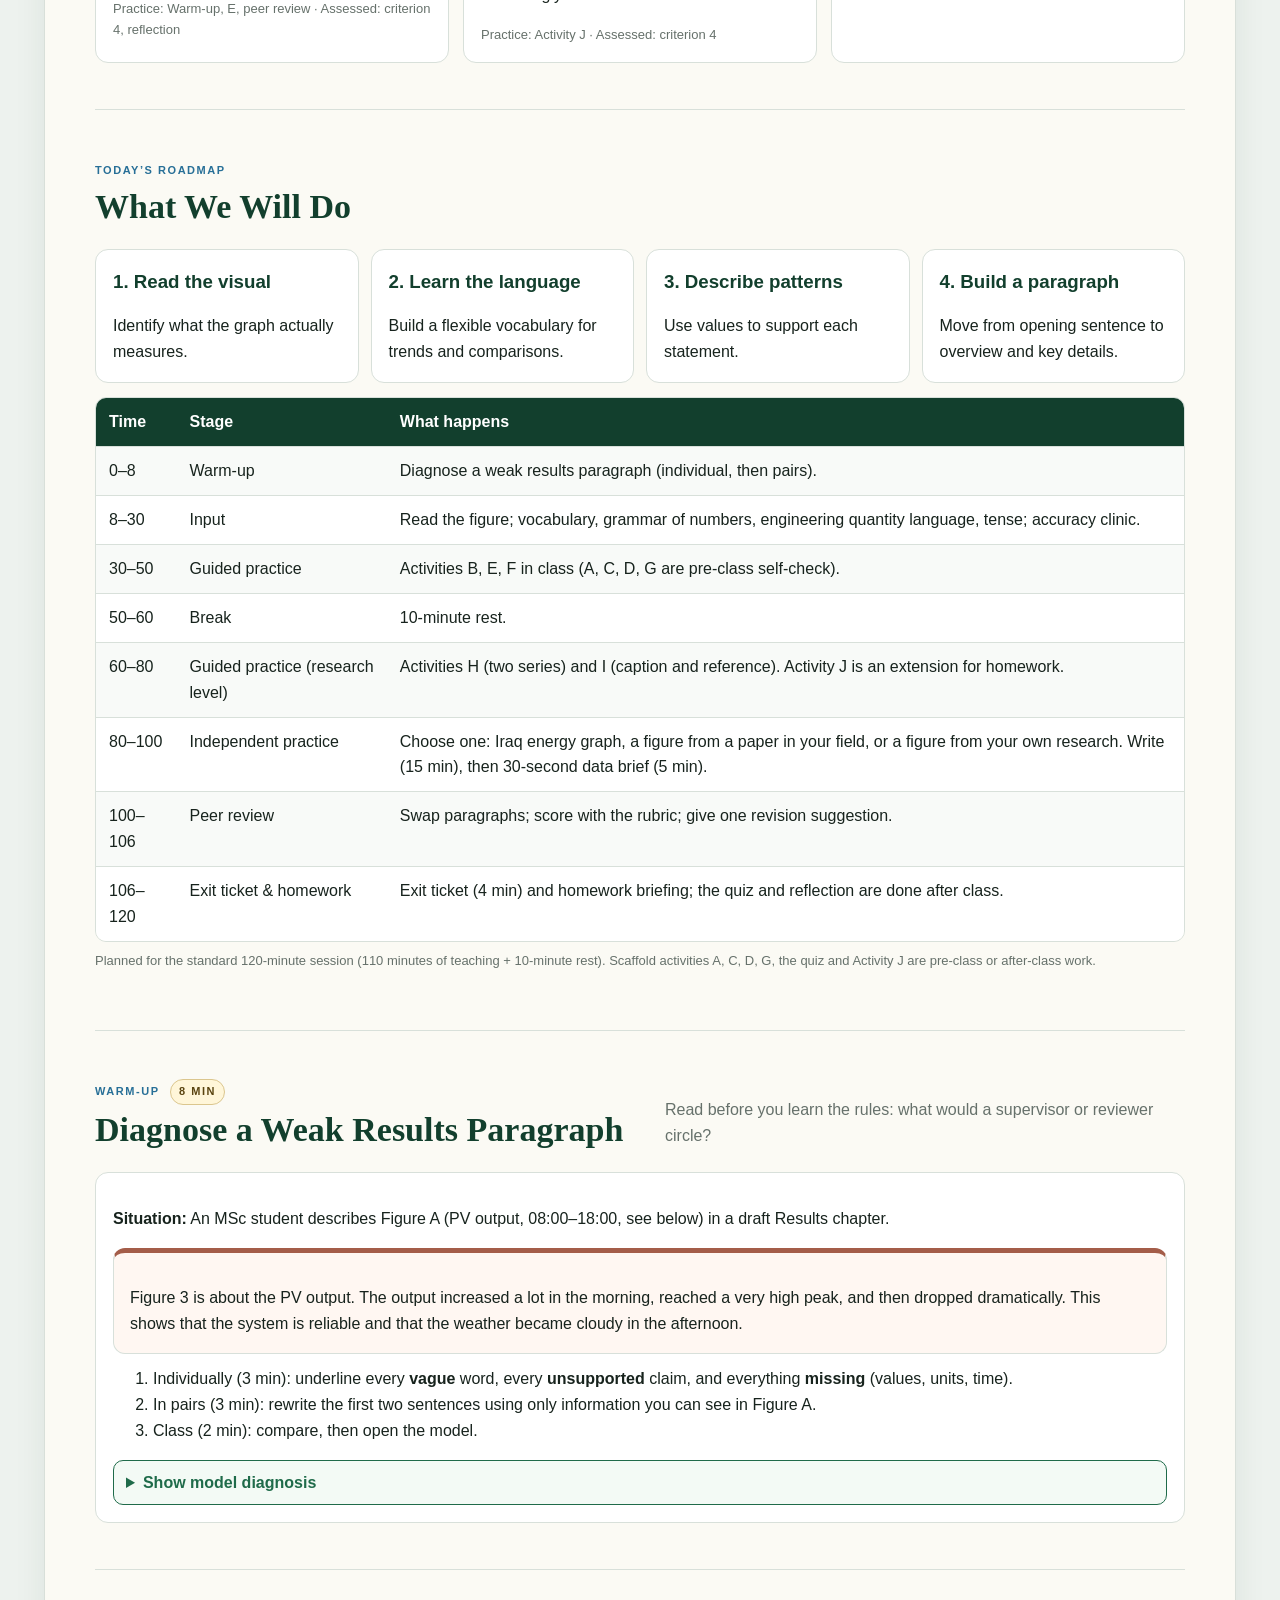
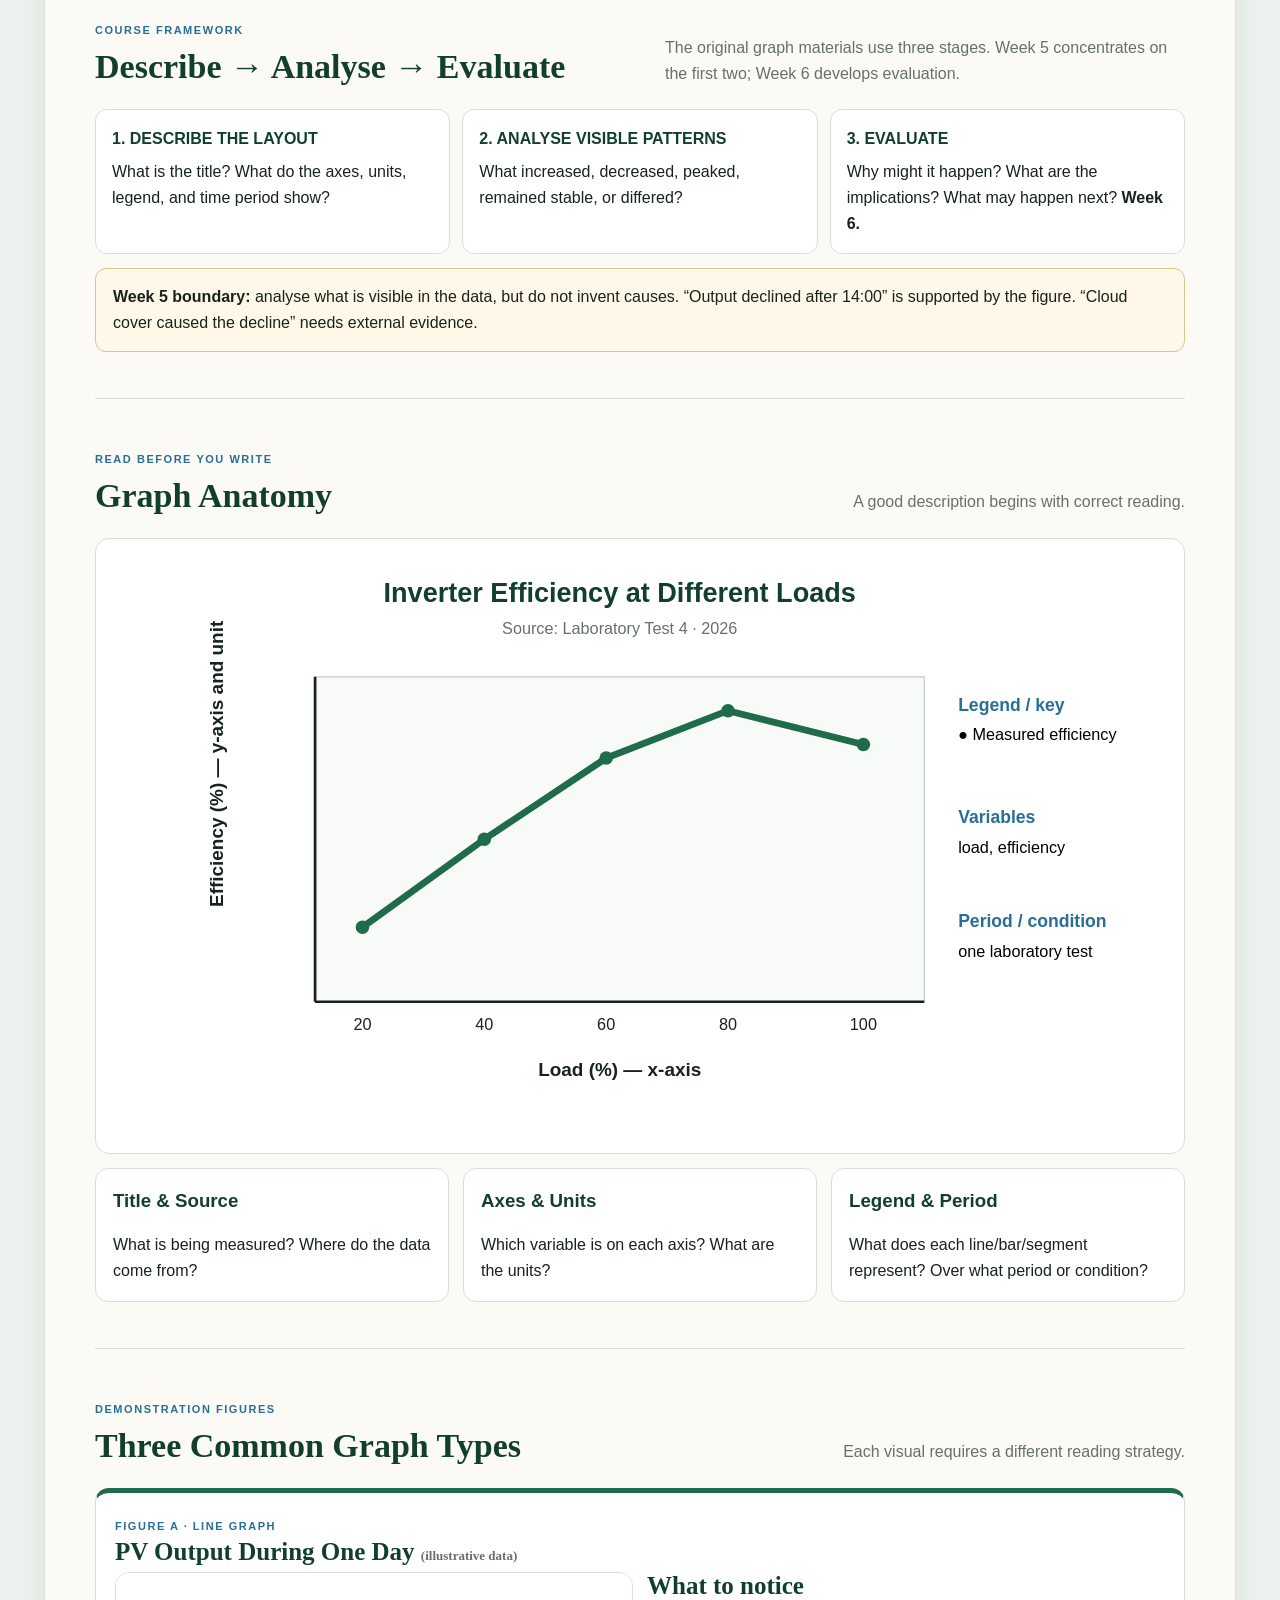
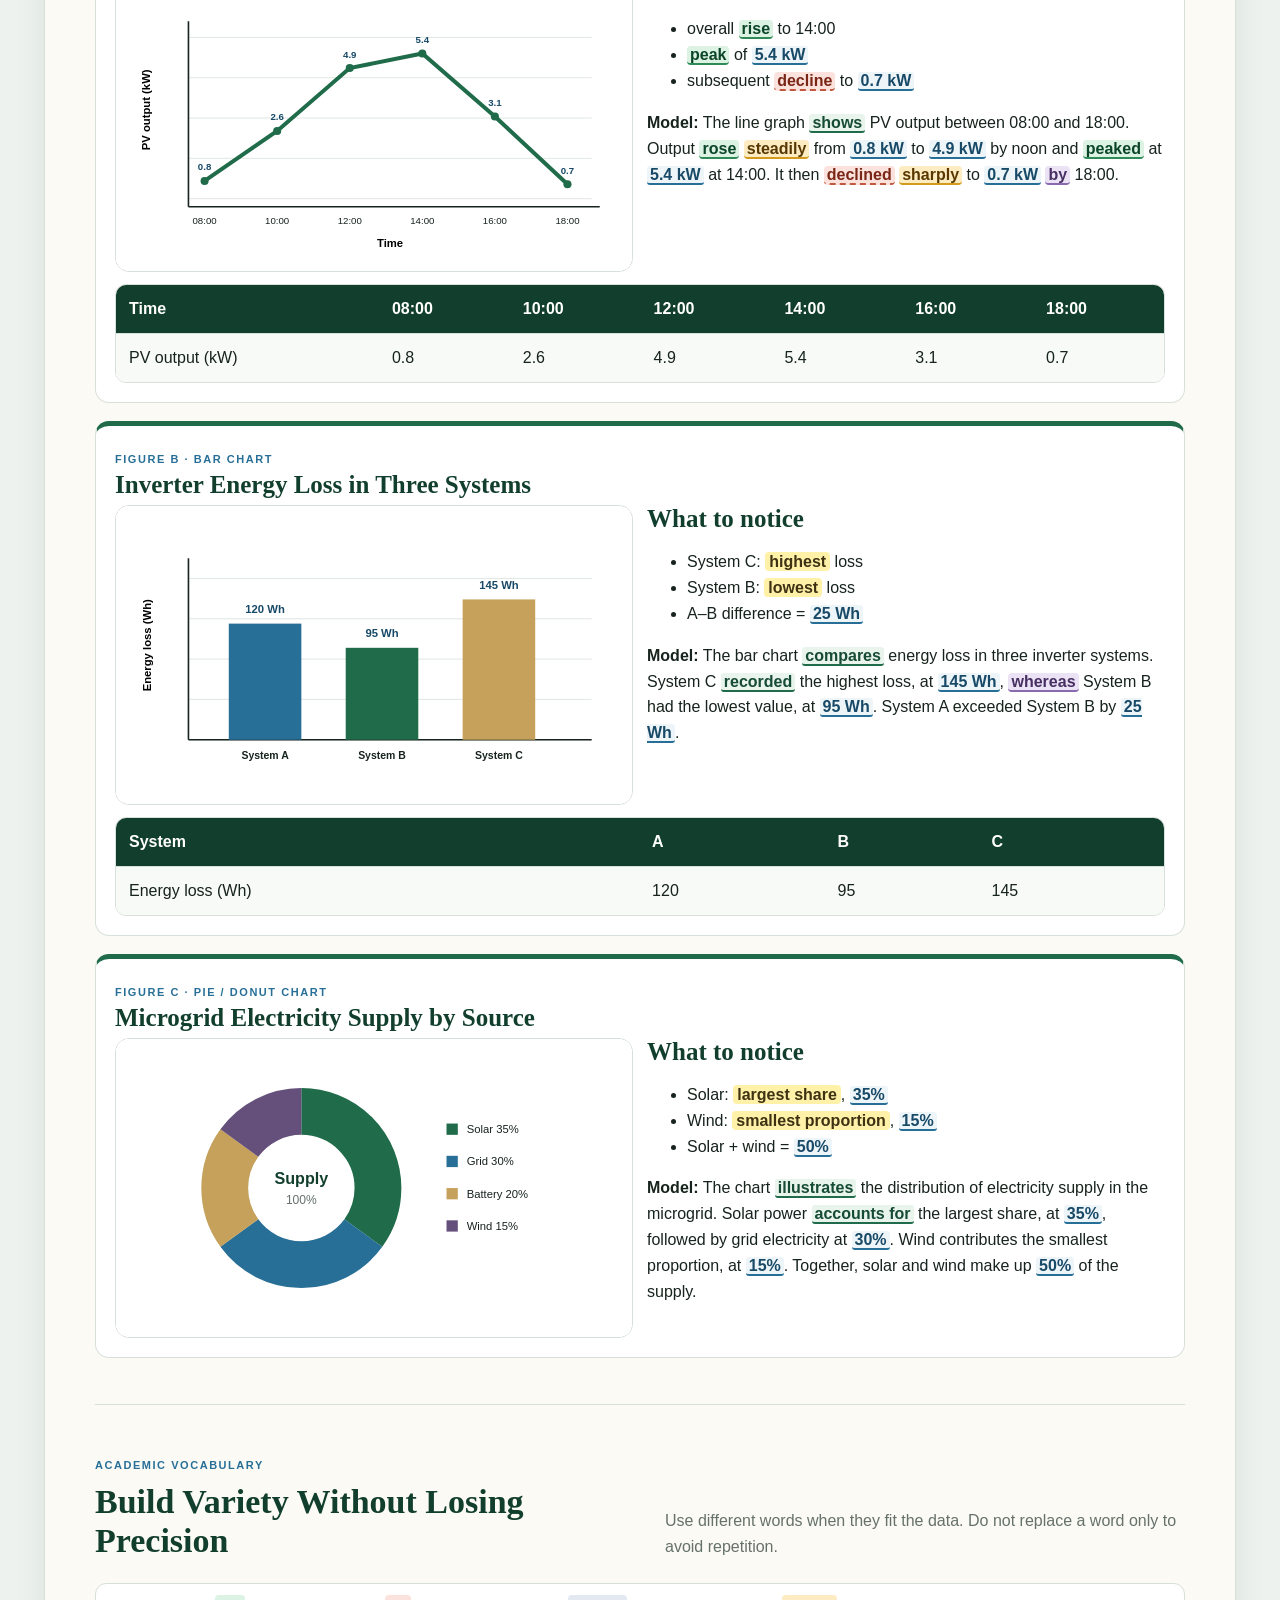
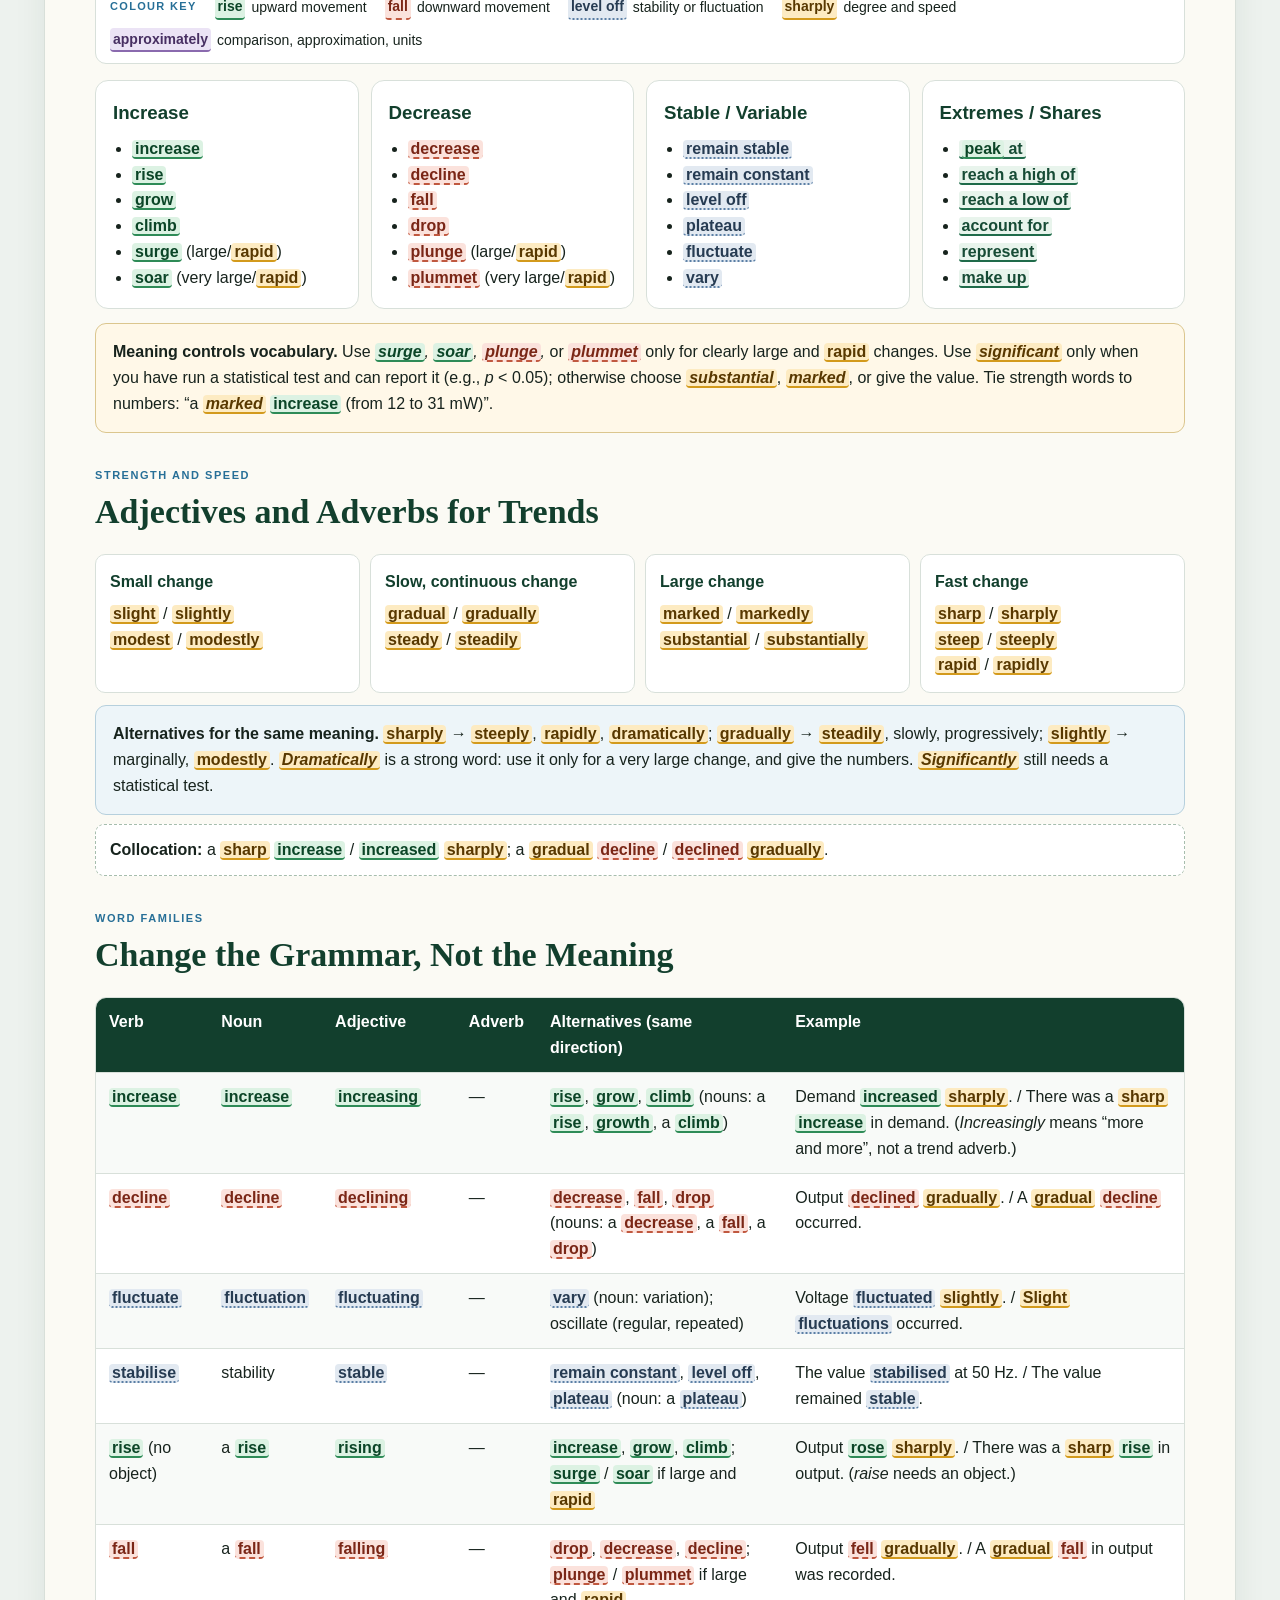
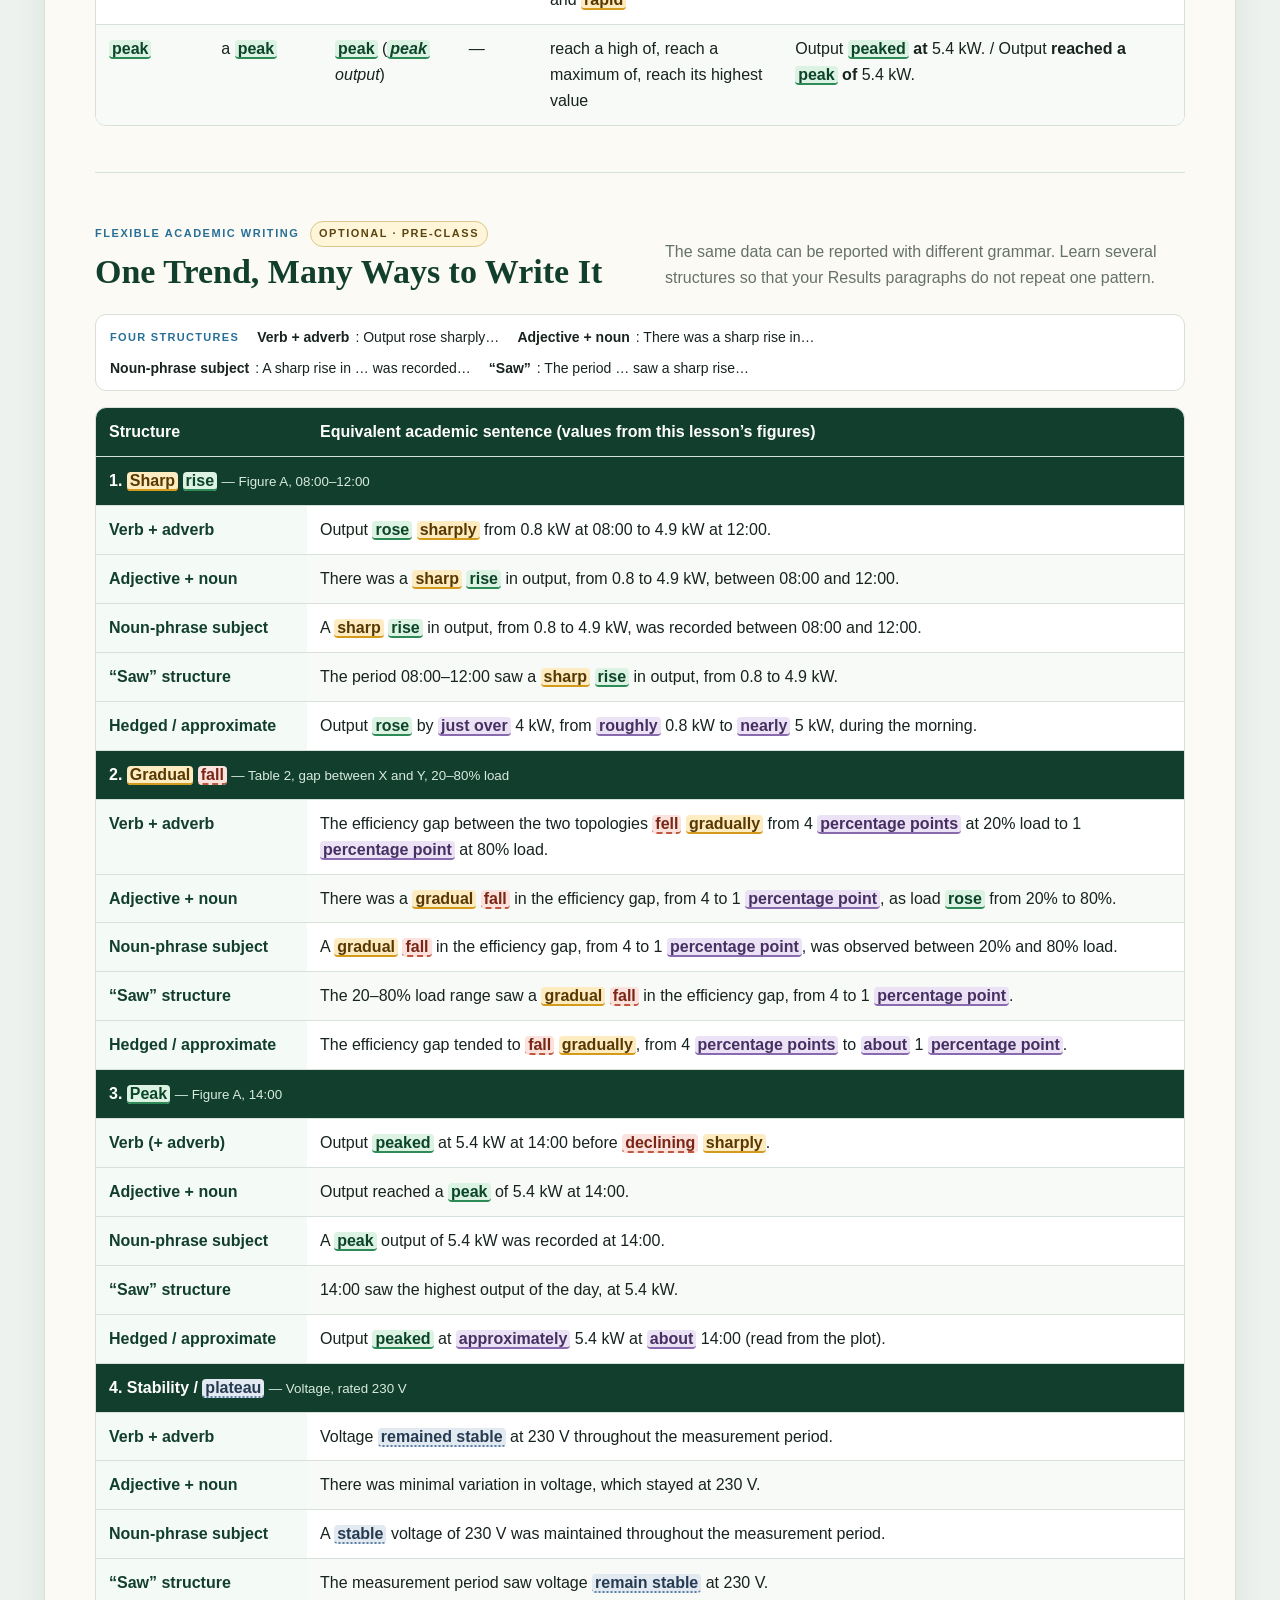
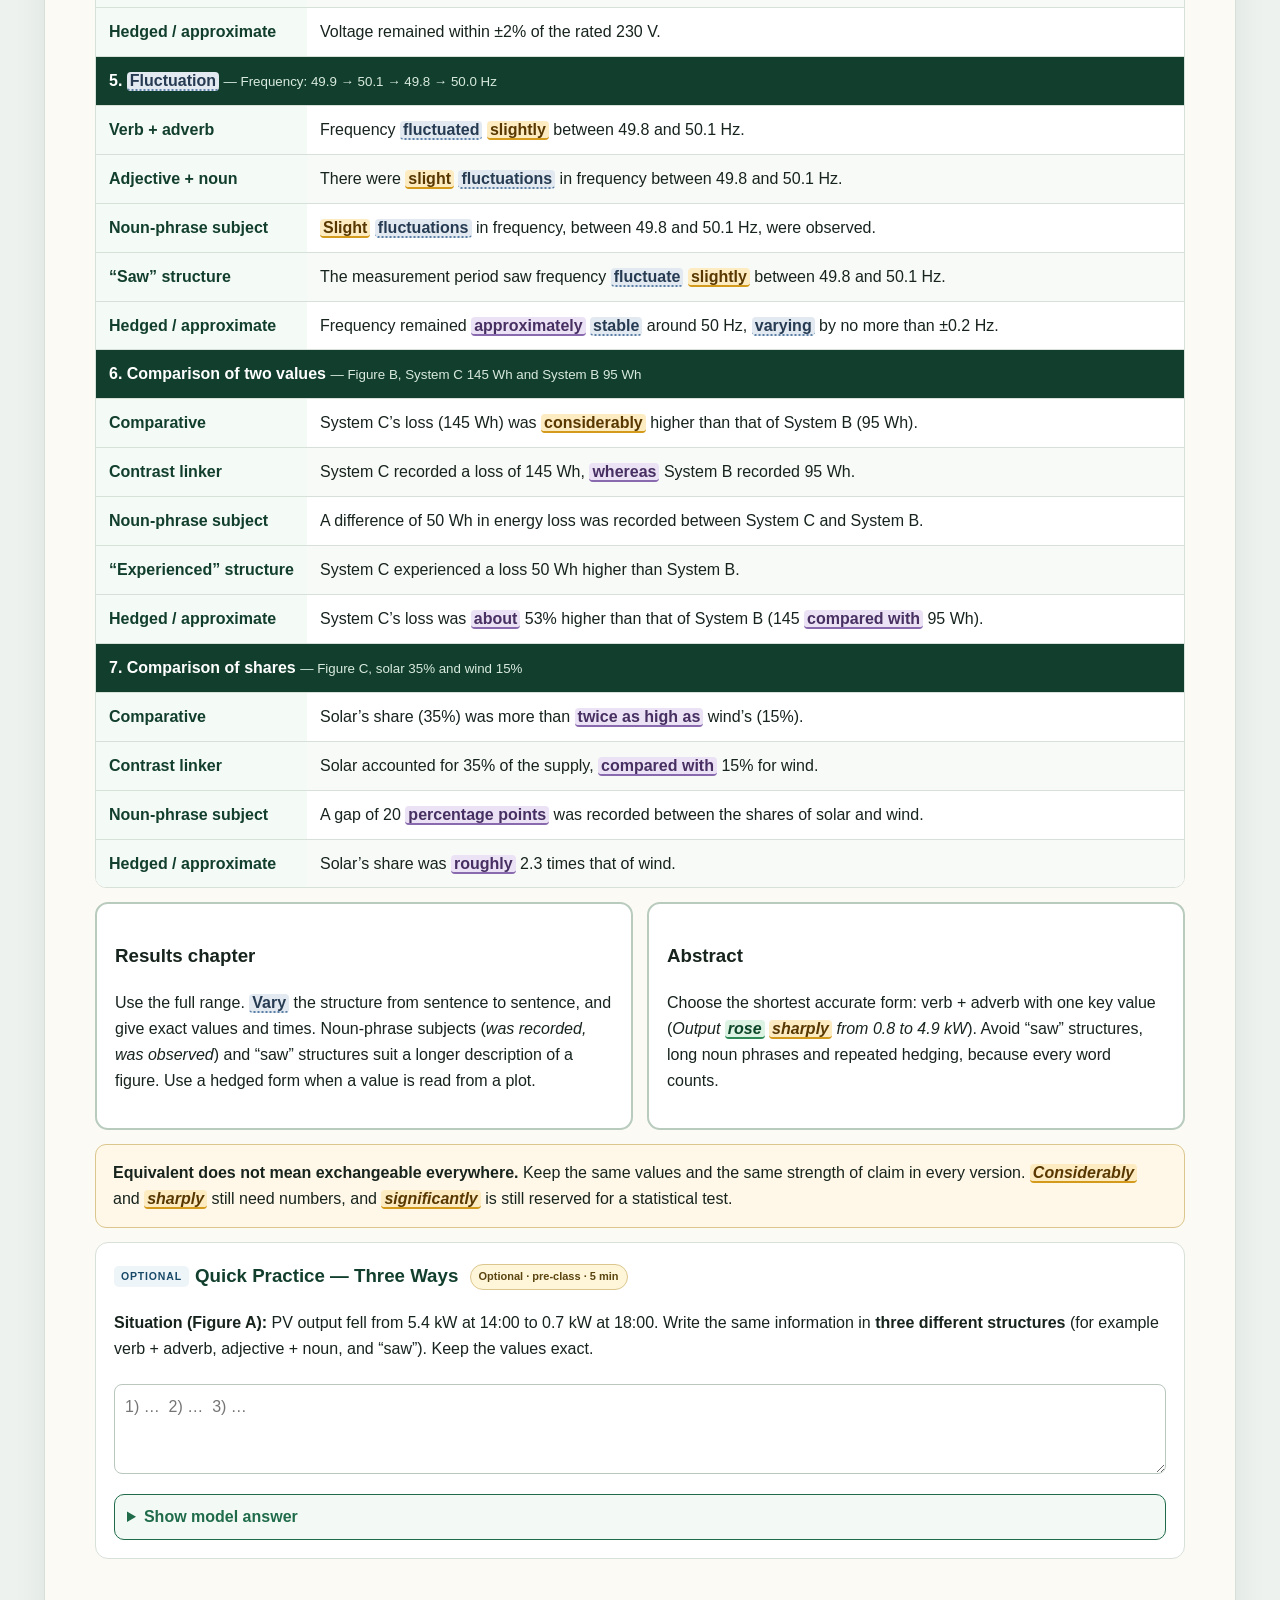
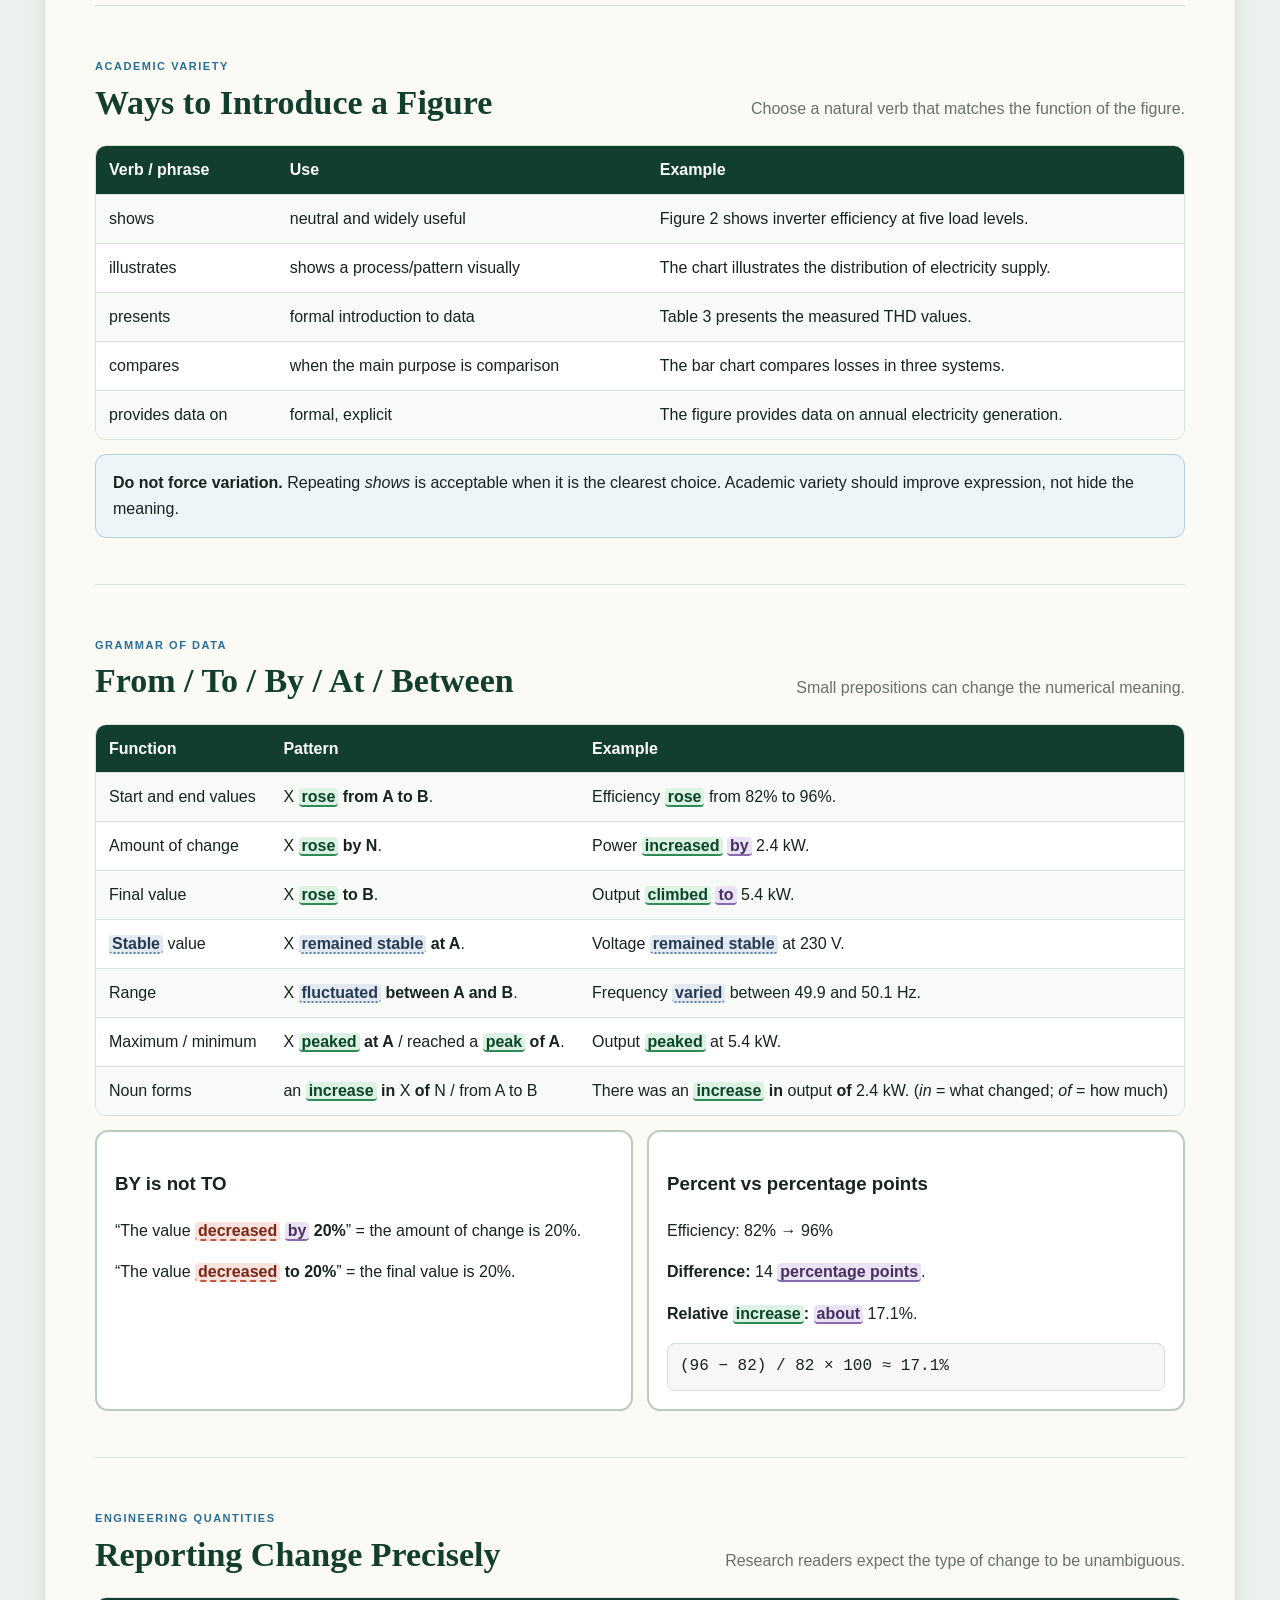
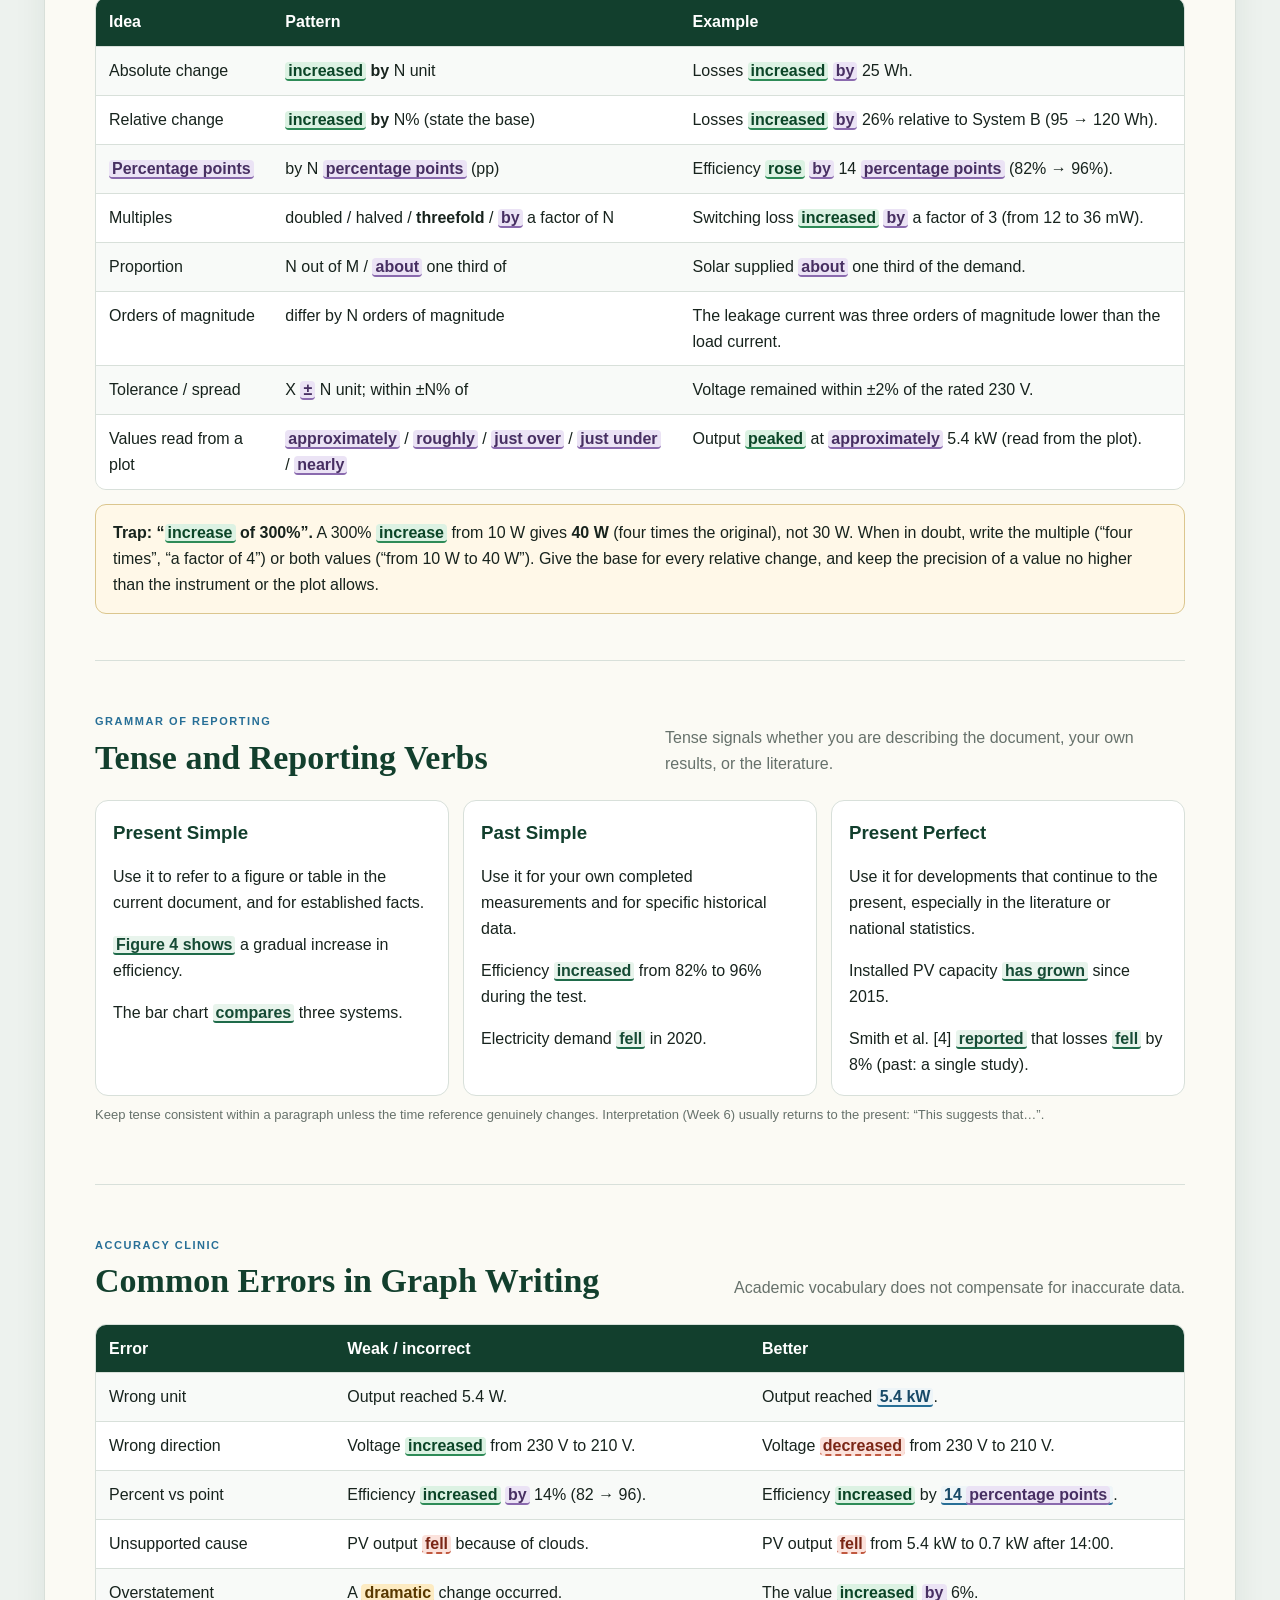
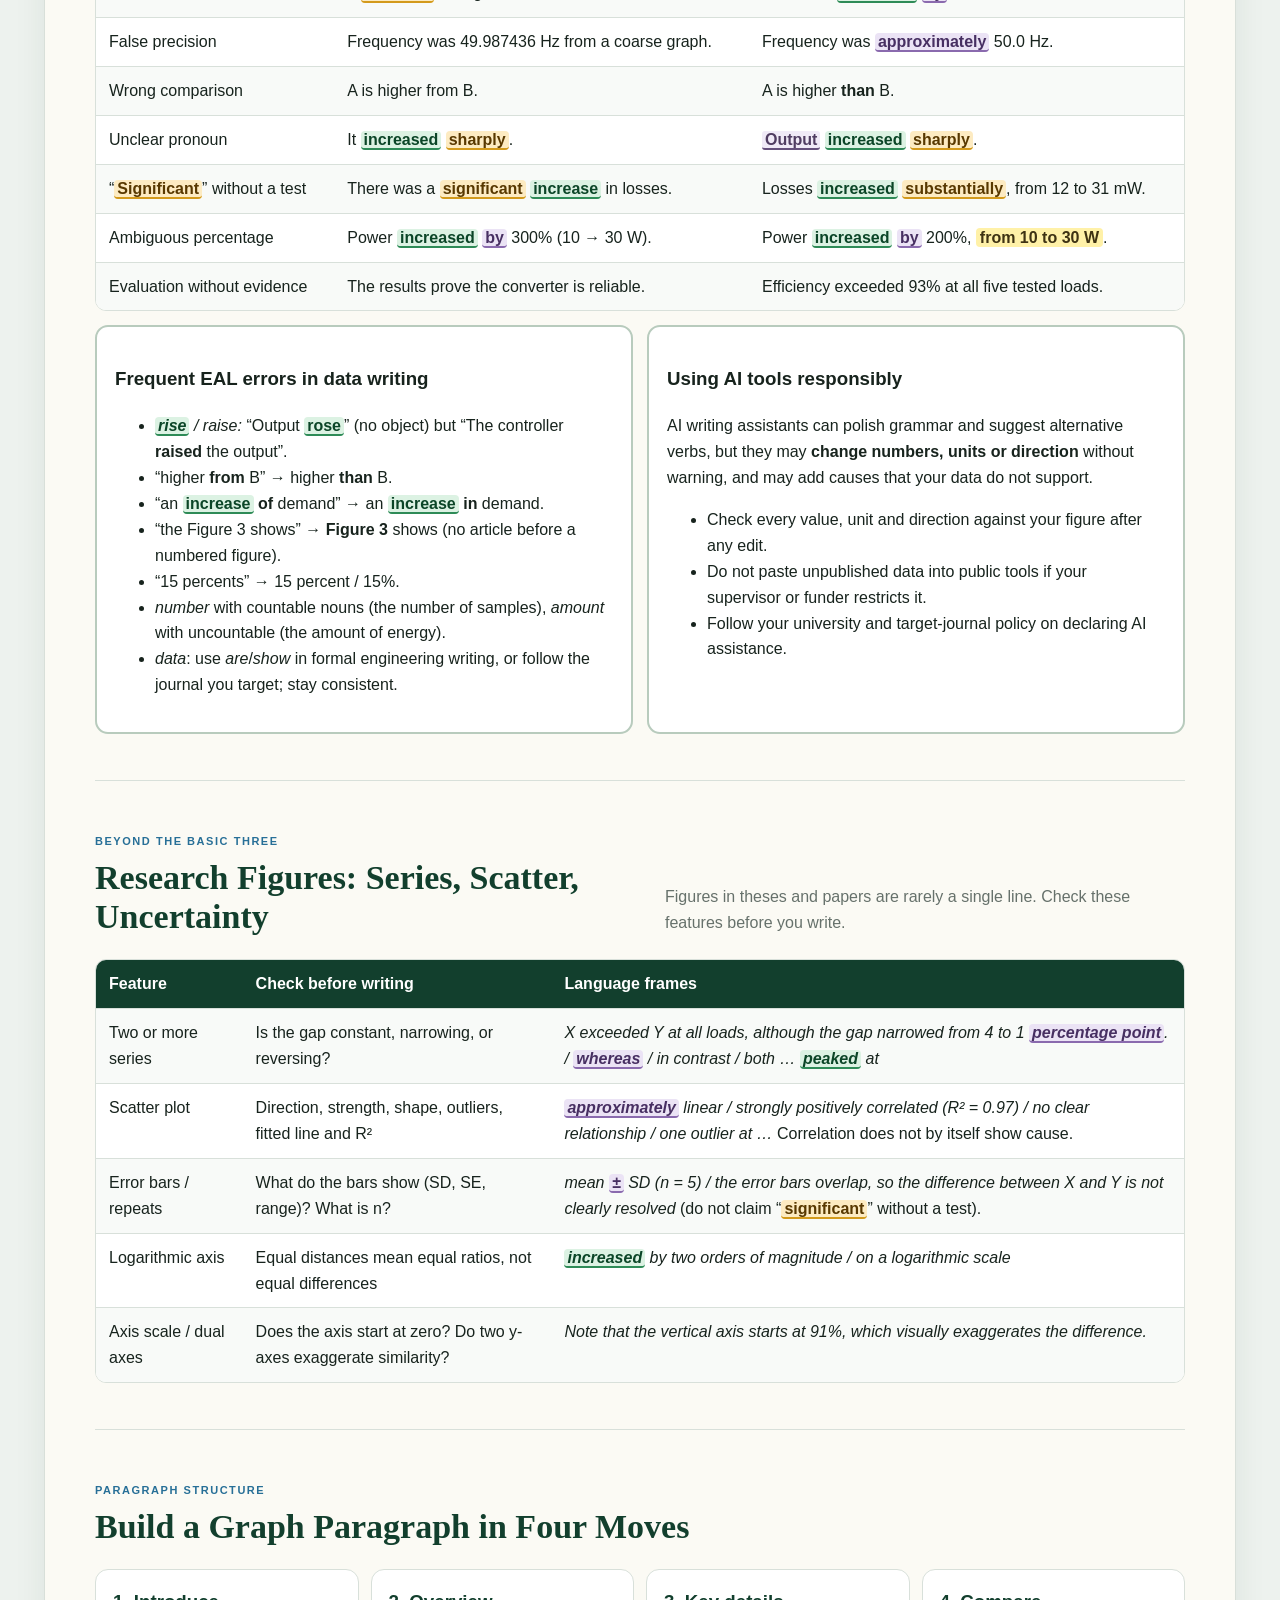
<file: week05.html>
<!doctype html>
<html lang="en">
<head>
<meta charset="utf-8">
<meta name="viewport" content="width=device-width,initial-scale=1">
<meta name="theme-color" content="#123f2d">
<meta name="description" content="Week 5 postgraduate Academic English lecture: Describing Graphs and Charts I — language, accuracy, vocabulary variety, numerical grammar, engineering examples, and authentic data practice.">
<title>Week 5 | Describing Graphs & Charts I</title>
<style>
:root{--dg:#123f2d;--g:#1f6b4a;--b:#276f97;--gold:#c6a15b;--ink:#17231d;--ivory:#fbfaf4;--paper:#fff;--line:#d8e0da;--soft:#eef5f0;--softb:#edf5f9;--softg:#fff6d9;--muted:#66716b;--red:#934b3b;--purple:#65507c;--shadow:0 8px 30px rgba(20,50,35,.08)}
*{box-sizing:border-box}html{scroll-behavior:smooth}body{margin:0;background:#edf2ee;color:var(--ink);font:16px/1.62 Arial,"Helvetica Neue",sans-serif}.wrap{max-width:1240px;margin:auto;padding:24px}.site{background:var(--ivory);box-shadow:var(--shadow);border:1px solid #d8dfd9}.hero{padding:52px 56px 46px;background:linear-gradient(135deg,var(--dg),#1c5c42);color:white;position:relative;overflow:hidden}.hero:after{content:"";position:absolute;width:260px;height:260px;border:38px solid rgba(198,161,91,.12);border-radius:50%;right:-60px;top:-82px}.ey{font-size:13px;font-weight:800;letter-spacing:.07em;text-transform:uppercase;color:#d8eadf}.hero h1{font-size:64px;line-height:1;margin:18px 0 10px;font-family:Georgia,serif}.hero .deck{font-size:22px;max-width:850px;color:#edf6f0}.actions{display:flex;flex-wrap:wrap;gap:9px;margin-top:22px;position:relative;z-index:2}.btn{display:inline-flex;align-items:center;gap:6px;border:1px solid rgba(255,255,255,.4);background:white;color:var(--dg);padding:10px 14px;border-radius:9px;font-weight:800;text-decoration:none;cursor:pointer}.btn.alt{background:transparent;color:white}.btn.gold{background:var(--gold);border-color:var(--gold);color:#30230c}.nav{position:sticky;top:0;z-index:30;display:flex;gap:4px;overflow:auto;padding:9px 18px;background:white;border-bottom:1px solid var(--line);box-shadow:0 3px 14px rgba(20,50,35,.06)}.nav a{white-space:nowrap;text-decoration:none;color:var(--dg);font-size:13px;font-weight:800;padding:8px 9px;border-radius:6px}.nav a:hover{background:var(--soft)}main{padding:0 50px 50px}section{padding:46px 0;border-bottom:1px solid var(--line)}section:last-of-type{border-bottom:0}.head{display:flex;justify-content:space-between;align-items:end;gap:24px;margin-bottom:23px}.head h2{font:700 34px/1.15 Georgia,serif;margin:5px 0 0;color:var(--dg)}.head p{max-width:520px;color:var(--muted);margin:0}.label{font-size:11px;font-weight:900;letter-spacing:.14em;text-transform:uppercase;color:var(--b)}.source,.note,.warning,.bridge{padding:15px 17px;border-radius:11px;border:1px solid #b7ccbd;background:#f4faf6}.warning{background:#fff8e8;border-color:#dbc68e}.note{background:var(--softb);border-color:#b6d0dd}.bridge{border-left:6px solid var(--g)}.grid{display:grid;grid-template-columns:1fr 1fr;gap:14px}.grid3{display:grid;grid-template-columns:repeat(3,1fr);gap:14px}.grid4{display:grid;grid-template-columns:repeat(4,1fr);gap:12px}.card{background:#fff;border:1px solid var(--line);border-radius:13px;padding:17px}.card h3{margin:0 0 7px;color:var(--dg)}.card p:last-child{margin-bottom:0}.keyterm{background:#fff1a8;border-radius:4px;padding:1px 4px;font-weight:900;color:#3e3213}.keyverb{background:#e8f4ec;border-bottom:2px solid var(--g);border-radius:3px;padding:0 3px;font-weight:900;color:#164b35}.keynum{background:#eef5f8;border-bottom:2px solid var(--b);border-radius:3px;padding:0 3px;font-weight:900;color:#184a68}.keyvar{background:#f0eaf7;border-bottom:2px solid var(--purple);border-radius:3px;padding:0 3px;font-weight:900;color:#503d62}.legend-note{font-size:12px;color:var(--muted)}.memory{display:grid;grid-template-columns:repeat(4,1fr);gap:1px;background:var(--line);border:1px solid var(--line);border-radius:12px;overflow:hidden}.memory div{background:#fff;padding:19px}.memory b{display:block;color:var(--dg);font-size:16px;margin-bottom:5px}.table-scroll{overflow:auto;border-radius:11px;border:1px solid var(--line)}table{width:100%;border-collapse:collapse;background:white;min-width:620px}th{background:var(--dg);color:#fff;text-align:left}th,td{padding:11px 13px;border-bottom:1px solid var(--line);vertical-align:top}tr:last-child td{border-bottom:0}tbody tr:nth-child(even){background:#f8faf8}.svgbox{background:#fff;border:1px solid var(--line);border-radius:14px;padding:16px;overflow:auto}.svgbox svg{width:100%;min-width:500px;height:auto;display:block}.figure-card{background:#fff;border:1px solid var(--line);border-top:5px solid var(--g);border-radius:14px;padding:19px;margin-top:18px}.figure-card h3{font:700 25px Georgia,serif;color:var(--dg);margin:0 0 6px}.task{background:#fff;border:1px solid var(--line);border-radius:13px;padding:18px;margin-top:14px}.task h3{margin-top:0;color:var(--dg)}input[type=text],textarea,select{width:100%;border:1.5px solid #b9c7bd;border-radius:8px;padding:9px 10px;font:inherit;background:#fff;margin-top:7px}textarea{min-height:90px;resize:vertical}.controls{display:flex;gap:8px;flex-wrap:wrap;margin-top:12px}.solution,.clear,.checkbtn{border:1.5px solid var(--g);border-radius:8px;padding:8px 11px;font-weight:900;cursor:pointer}.solution,.checkbtn{background:var(--g);color:#fff}.clear{background:#fff;color:var(--g)}.filled{background:#eef8f2!important;border-color:#72a686!important}.status{font-size:13px;font-weight:800;color:var(--g);margin-top:8px}.badgood{display:grid;grid-template-columns:1fr 1fr;gap:12px}.bad,.good{padding:16px;border-radius:12px;border:1px solid var(--line)}.bad{background:#fff7f2;border-top:5px solid #a45d49}.good{background:#f3faf5;border-top:5px solid var(--g)}.tags{display:flex;flex-wrap:wrap;gap:7px}.tag{padding:5px 9px;border-radius:999px;background:var(--soft);border:1px solid #c4d5c9;font-size:12px;font-weight:800}.wordbank{display:grid;grid-template-columns:repeat(4,1fr);gap:12px}.wordbank .card ul{margin:6px 0 0;padding-left:19px}.collocation{padding:12px 14px;border-radius:9px;background:#fff;border:1px dashed #a6bdad;margin-top:9px}.grammarbox{border:2px solid #b8cbbd;border-radius:13px;background:#fff;padding:18px}.quizq{padding:15px 0;border-bottom:1px solid var(--line)}.quizq:last-child{border-bottom:0}.quizq label{display:block;margin:7px 0}.score{margin-top:12px;padding:12px;border-radius:9px;background:var(--soft);font-weight:900;color:var(--dg)}.peer{display:grid;grid-template-columns:2fr repeat(3,1fr);gap:1px;background:var(--line);border:1px solid var(--line);border-radius:10px;overflow:hidden}.peer div{background:white;padding:9px}.peer .h{font-weight:900;background:var(--soft)}.resources{display:grid;grid-template-columns:repeat(2,1fr);gap:12px}.resource{background:#fff;border:1px solid var(--line);border-radius:12px;padding:15px}.resource a{color:var(--b);font-weight:900}.week6{display:grid;grid-template-columns:1fr 1fr;border-radius:13px;overflow:hidden}.week6 div{padding:24px;background:var(--dg);color:white}.week6 div+div{background:var(--b)}.week6 h3{font:700 25px Georgia,serif;margin:5px 0}.completion{display:flex;justify-content:space-between;align-items:center;gap:12px;margin-top:30px;padding:20px;border-radius:13px;background:#eaf4ed;border:1px solid #b8d0c0}.completebtn{border:0;border-radius:9px;background:var(--g);color:#fff;padding:11px 14px;font-weight:900;cursor:pointer}.completebtn.done{background:var(--b)}footer{padding:32px 50px;background:var(--dg);color:#eaf3ed}.small{font-size:13px;color:var(--muted)}.calc{font-family:ui-monospace,SFMono-Regular,Menlo,monospace;background:#f7f8f5;padding:10px 12px;border-radius:8px;border:1px solid var(--line)}.vocab-scale{display:grid;grid-template-columns:repeat(4,1fr);gap:10px}.vocab-scale div{border:1px solid var(--line);background:#fff;border-radius:10px;padding:14px}.vocab-scale b{display:block;color:var(--dg);margin-bottom:6px}.mini-chart{height:70px;margin-top:10px}.rhetorical{display:grid;grid-template-columns:repeat(3,1fr);gap:12px}.rhetorical>div{padding:16px;border:1px solid var(--line);border-radius:12px;background:#fff}.rhetorical b{display:block;color:var(--dg);margin-bottom:7px}section[id]{scroll-margin-top:64px}.time{display:inline-block;font-size:11px;font-weight:900;padding:3px 8px;border-radius:999px;background:var(--softg);border:1px solid #dbc68e;color:#5a4410;margin-left:6px;vertical-align:middle}.tier{display:inline-block;font-size:10.5px;font-weight:900;letter-spacing:.08em;text-transform:uppercase;padding:2px 7px;border-radius:5px;background:var(--softb);color:#184a68;margin-right:6px;vertical-align:middle}.tier.res{background:var(--soft);color:var(--dg)}details.model{margin-top:12px;border:1.5px solid var(--g);border-radius:10px;background:#f3faf5}details.model summary{cursor:pointer;font-weight:900;color:var(--g);padding:9px 12px}details.model .mbody{padding:2px 14px 12px}details.model .mbody p:last-child,details.model .mbody ul:last-child{margin-bottom:0}.pad{padding:14px 16px}
@media(max-width:900px){.grid4,.wordbank,.vocab-scale{grid-template-columns:1fr 1fr}.grid3,.rhetorical{grid-template-columns:1fr 1fr}.memory{grid-template-columns:1fr 1fr}.head{display:block}.head p{margin-top:8px}.resources{grid-template-columns:1fr}}
@media(max-width:680px){.wrap{padding:0}.site{border:0}.hero{padding:38px 22px}.hero h1{font-size:48px}main{padding:0 20px 35px}.grid,.grid3,.grid4,.badgood,.week6,.wordbank,.vocab-scale,.rhetorical{grid-template-columns:1fr}.memory{grid-template-columns:1fr}.nav{top:0}footer{padding:28px 20px}.peer{font-size:13px}}
@media print{body{background:#fff}.wrap{max-width:none;padding:0}.site{border:0;box-shadow:none}.nav,.actions,.controls,.completion{display:none!important}.hero{padding:30px;background:var(--dg)!important;-webkit-print-color-adjust:exact;print-color-adjust:exact}.hero h1{font-size:42px}main{padding:0 25px}section{padding:25px 0;break-inside:auto}.card,.figure-card,.task,.grammarbox,.note,.warning{break-inside:avoid}.svgbox svg{min-width:0}footer{padding:20px 25px} }
.kw-up,.kw-down,.kw-flat,.kw-deg,.kw-cmp{font-weight:800;padding:0 3px;border-radius:4px;border-bottom:2px solid;white-space:normal}.kw-up{background:#dcf2e3;color:#0b4527;border-color:#2e8b57}.kw-down{background:#fbe2dc;color:#7a2616;border-color:#c0583f;border-bottom-style:dashed}.kw-flat{background:#e2e9f1;color:#263b52;border-color:#5b7fa5;border-bottom-style:dotted}.kw-deg{background:#fdebc2;color:#583800;border-color:#d39a1c}.kw-cmp{background:#ebe3f5;color:#472f62;border-color:#8a6aae;border-bottom-style:double}.kw-legend{display:flex;flex-wrap:wrap;gap:8px 18px;align-items:center;margin:0 0 16px;padding:11px 14px;border:1px solid var(--line);border-radius:11px;background:#fff;font-size:14px}.kw-legend b.lt{font-size:11px;letter-spacing:.12em;text-transform:uppercase;color:var(--b)}.kw-legend span.i{display:inline-flex;gap:6px;align-items:center}.ways table{min-width:680px}.ways td.sl{width:190px;font-weight:800;color:var(--dg);background:#f4faf6;white-space:nowrap}.ways tr.sit td{background:var(--dg);color:#fff;font-weight:900}.ways tr.sit td small{font-weight:400;color:#d8eadf}</style>
</head>
<body>
<div class="wrap"><div class="site">
<header class="hero" id="top">
<div class="ey">University of Kufa · Faculty of Engineering · Electrical Engineering Department · English for Master</div>
<h1>Week 5</h1>
<p class="deck"><strong>Describing Graphs &amp; Charts I: Language and Accuracy</strong><br>Academic vocabulary, visible patterns, numerical grammar, comparisons, and clear engineering data description.</p>
<div class="actions"><a class="btn" href="/">← Dashboard</a><a class="btn alt" href="/week04.html">← Week 4</a><a class="btn alt" href="#connection">Week 4 Connection</a><a class="btn alt" href="#roadmap">Session Plan</a><a class="btn alt" href="#homework">Thesis Homework</a><button class="btn gold" onclick="window.print()">Print / Save PDF</button></div>
</header>
<nav class="nav"><a href="/"><strong>← Home</strong></a><a href="#connection">Connection</a><a href="#outcomes">Outcomes</a><a href="#roadmap">Session Plan</a><a href="#warmup">Warm-up</a><a href="#framework">Framework</a><a href="#anatomy">Graph Anatomy</a><a href="#figures">Figures</a><a href="#vocabulary">Vocabulary</a><a href="#variety">Many Ways</a><a href="#openings">Introducing</a><a href="#grammar">Grammar</a><a href="#quantities">Quantities</a><a href="#tense">Tense</a><a href="#accuracy">Accuracy</a><a href="#complex">Complex Figures</a><a href="#paragraph">Paragraph</a><a href="#captions">Captions</a><a href="#practice">Practice</a><a href="#real">Real Data</a><a href="#authentic-paper">Paper Figure</a><a href="#quiz">Quiz</a><a href="#exit">Exit</a><a href="#homework">Homework</a></nav>
<main>
<section id="connection">
<div class="bridge"><strong>Connection to Week 4:</strong> Week 4 focused on precise technical description: exact nouns, measurable values, objective wording, and suitable tense. Week 5 transfers those skills to <strong>graphs, charts, and figures</strong>.</div>
<div class="note" style="margin-top:14px"><strong>Why this matters for your research:</strong> Describing data is the core skill of the <strong>Results chapter</strong> of a thesis and of every journal paper. Examiners and reviewers read your figures and your sentences together; imprecise numbers, vague adjectives, or claims the data cannot support are among the most common reasons for revision requests. Bring <strong>one figure from your own research</strong> (or pilot data) to this session if you have one.</div>
<div class="head" style="margin-top:20px"><div><span class="label">Memory rule</span><h2>Read → Select → Describe → Check</h2></div><p>Academic graph writing is not a list of numbers. Select the main pattern and the most useful evidence.</p></div>
<div class="memory"><div><b>READ</b><span>Title, source, axes, units, legend, period.</span></div><div><b>SELECT</b><span>Main trend, peak, low point, and important comparison.</span></div><div><b>DESCRIBE &amp; COMPARE</b><span>Use accurate verbs, nouns, adjectives, adverbs, and values; compare categories and periods.</span></div><div><b>CHECK</b><span>Number, unit, direction, tense, percentage, and meaning.</span></div></div>
</section>

<section id="outcomes"><div class="head"><div><span class="label">Learning outcomes</span><h2>By the End of Week 5</h2></div><p>Each outcome is practised in class and assessed with the rubric in the Homework section.</p></div>
<div class="grid3">
<div class="card"><h3>1. Analyse</h3><p>Analyse a technical figure: identify variables, units and conditions, then select the one main message and 3–5 values that support it.</p><p class="small">Practice: Warm-up, A, Real data · Assessed: rubric criterion 2</p></div>
<div class="card"><h3>2. Calculate &amp; report</h3><p>Calculate absolute, relative and percentage-point change and report each with the correct unit and a sensible level of precision.</p><p class="small">Practice: C, D, F, H · Assessed: criterion 1</p></div>
<div class="card"><h3>3. Write</h3><p>Write a 120–180-word results paragraph (introduce, overview, details, comparison) using trend language that matches the size and speed of change.</p><p class="small">Practice: B, F, G, H, Real data · Assessed: criteria 2, 3, 5</p></div>
<div class="card"><h3>4. Evaluate</h3><p>Evaluate a description (a model, a peer's, or your own) against criteria, and revise vague, overstated or unsupported statements.</p><p class="small">Practice: Warm-up, E, peer review · Assessed: criterion 4, reflection</p></div>
<div class="card"><h3>5. Critique</h3><p>Critique a figure for features that can mislead (truncated axis, missing uncertainty, missing conditions) and word the claim accordingly.</p><p class="small">Practice: Activity J · Assessed: criterion 4</p></div>
<div class="card"><h3>6. Create</h3><p>Create a thesis-ready caption and in-text reference for a figure in IEEE or APA 7 style.</p><p class="small">Practice: Activity I, homework · Assessed: criterion 5</p></div>
</div>
</section>

<section id="roadmap"><div class="head"><div><span class="label">Today’s roadmap</span><h2>What We Will Do</h2></div></div>
<div class="grid4"><div class="card"><h3>1. Read the visual</h3><p>Identify what the graph actually measures.</p></div><div class="card"><h3>2. Learn the language</h3><p>Build a flexible vocabulary for trends and comparisons.</p></div><div class="card"><h3>3. Describe patterns</h3><p>Use values to support each statement.</p></div><div class="card"><h3>4. Build a paragraph</h3><p>Move from opening sentence to overview and key details.</p></div></div>
<div class="table-scroll" style="margin-top:14px"><table><tr><th>Time</th><th>Stage</th><th>What happens</th></tr>
<tr><td>0–8</td><td>Warm-up</td><td>Diagnose a weak results paragraph (individual, then pairs).</td></tr>
<tr><td>8–30</td><td>Input</td><td>Read the figure; vocabulary, grammar of numbers, engineering quantity language, tense; accuracy clinic.</td></tr>
<tr><td>30–50</td><td>Guided practice</td><td>Activities B, E, F in class (A, C, D, G are pre-class self-check).</td></tr>
<tr><td>50–60</td><td>Break</td><td>10-minute rest.</td></tr>
<tr><td>60–80</td><td>Guided practice (research level)</td><td>Activities H (two series) and I (caption and reference). Activity J is an extension for homework.</td></tr>
<tr><td>80–100</td><td>Independent practice</td><td>Choose one: Iraq energy graph, a figure from a paper in your field, or a figure from your own research. Write (15 min), then 30-second data brief (5 min).</td></tr>
<tr><td>100–106</td><td>Peer review</td><td>Swap paragraphs; score with the rubric; give one revision suggestion.</td></tr>
<tr><td>106–120</td><td>Exit ticket &amp; homework</td><td>Exit ticket (4 min) and homework briefing; the quiz and reflection are done after class.</td></tr></table></div>
<p class="small" style="margin-top:8px">Planned for the standard 120-minute session (110 minutes of teaching + 10-minute rest). Scaffold activities A, C, D, G, the quiz and Activity J are pre-class or after-class work.</p>
</section>

<section id="warmup"><div class="head"><div><span class="label">Warm-up <span class="time">8 min</span></span><h2>Diagnose a Weak Results Paragraph</h2></div><p>Read before you learn the rules: what would a supervisor or reviewer circle?</p></div>
<div class="card"><p><strong>Situation:</strong> An MSc student describes Figure A (PV output, 08:00–18:00, see below) in a draft Results chapter.</p><div class="bad"><p>Figure 3 is about the PV output. The output increased a lot in the morning, reached a very high peak, and then dropped dramatically. This shows that the system is reliable and that the weather became cloudy in the afternoon.</p></div>
<ol style="margin-top:12px"><li>Individually (3 min): underline every <strong>vague</strong> word, every <strong>unsupported</strong> claim, and everything <strong>missing</strong> (values, units, time).</li><li>In pairs (3 min): rewrite the first two sentences using only information you can see in Figure A.</li><li>Class (2 min): compare, then open the model.</li></ol>
<details class="model"><summary>Show model diagnosis</summary><div class="mbody"><ul><li><strong>Vague:</strong> “is <span class="kw-cmp">about</span>”, “a lot”, “very high”, “<span class="kw-deg">dramatically</span>”: no values, no units, no times.</li><li><strong>Unsupported cause:</strong> “the weather became cloudy”: not shown by the figure.</li><li><strong>Unsupported evaluation:</strong> “the system is reliable”: one day of data cannot show reliability.</li><li><strong>Missing:</strong> time span, <span class="kw-up">peak</span> value and time, final value.</li></ul><p><strong>Possible rewrite:</strong> Fig. 3 shows PV output between 08:00 and 18:00. Output <span class="kw-up">rose</span> from 0.8 kW at 08:00 to a <span class="kw-up">peak</span> of 5.4 kW at 14:00 and then <span class="kw-down">fell</span> <span class="kw-cmp">to</span> 0.7 kW <span class="kw-cmp">by</span> 18:00.</p></div></details></div>
</section>

<section id="framework"><div class="head"><div><span class="label">Course framework</span><h2>Describe → Analyse → Evaluate</h2></div><p>The original graph materials use three stages. Week 5 concentrates on the first two; Week 6 develops evaluation.</p></div>
<div class="rhetorical"><div><b>1. DESCRIBE THE LAYOUT</b><span>What is the title? What do the axes, units, legend, and time period show?</span></div><div><b>2. ANALYSE VISIBLE PATTERNS</b><span>What increased, decreased, peaked, remained stable, or differed?</span></div><div><b>3. EVALUATE</b><span>Why might it happen? What are the implications? What may happen next? <strong>Week 6.</strong></span></div></div>
<div class="warning" style="margin-top:14px"><strong>Week 5 boundary:</strong> analyse what is visible in the data, but do not invent causes. “Output declined after 14:00” is supported by the figure. “Cloud cover caused the decline” needs external evidence.</div>
</section>

<section id="anatomy"><div class="head"><div><span class="label">Read before you write</span><h2>Graph Anatomy</h2></div><p>A good description begins with correct reading.</p></div>
<div class="svgbox">
<svg viewBox="0 0 780 430" role="img" aria-label="Labelled engineering graph anatomy">
<rect x="150" y="90" width="450" height="240" fill="#f8faf8" stroke="#c7d3ca"/>
<text x="375" y="35" text-anchor="middle" font-size="20" font-weight="700" fill="#123f2d">Inverter Efficiency at Different Loads</text>
<text x="375" y="58" text-anchor="middle" font-size="12" fill="#66716b">Source: Laboratory Test 4 · 2026</text>
<line x1="150" y1="330" x2="600" y2="330" stroke="#17231d" stroke-width="2"/><line x1="150" y1="90" x2="150" y2="330" stroke="#17231d" stroke-width="2"/>
<polyline points="185,275 275,210 365,150 455,115 555,140" fill="none" stroke="#1f6b4a" stroke-width="5"/>
<g fill="#1f6b4a"> <circle cx="185" cy="275" r="5"/><circle cx="275" cy="210" r="5"/><circle cx="365" cy="150" r="5"/><circle cx="455" cy="115" r="5"/><circle cx="555" cy="140" r="5"/></g>
<g font-size="12" fill="#17231d" text-anchor="middle"><text x="185" y="351">20</text><text x="275" y="351">40</text><text x="365" y="351">60</text><text x="455" y="351">80</text><text x="555" y="351">100</text></g>
<text x="375" y="385" text-anchor="middle" font-size="14" font-weight="700" fill="#17231d">Load (%) — x-axis</text><text transform="translate(82 260) rotate(-90)" font-size="14" font-weight="700" fill="#17231d">Efficiency (%) — y-axis and unit</text>
<text x="625" y="115" font-size="13" fill="#276f97" font-weight="700">Legend / key</text><text x="625" y="137" font-size="12">● Measured efficiency</text><text x="625" y="198" font-size="13" fill="#276f97" font-weight="700">Variables</text><text x="625" y="220" font-size="12">load, efficiency</text><text x="625" y="275" font-size="13" fill="#276f97" font-weight="700">Period / condition</text><text x="625" y="297" font-size="12">one laboratory test</text>
</svg></div>
<div class="grid3" style="margin-top:14px"><div class="card"><h3>Title & Source</h3><p>What is being measured? Where do the data come from?</p></div><div class="card"><h3>Axes & Units</h3><p>Which variable is on each axis? What are the units?</p></div><div class="card"><h3>Legend & Period</h3><p>What does each line/bar/segment represent? Over what period or condition?</p></div></div>
</section>

<section id="figures"><div class="head"><div><span class="label">Demonstration figures</span><h2>Three Common Graph Types</h2></div><p>Each visual requires a different reading strategy.</p></div>

<div class="figure-card"><span class="label">Figure A · Line graph</span><h3>PV Output During One Day <span class="small">(illustrative data)</span></h3><div class="grid">
<div class="svgbox"><svg viewBox="0 0 620 330" role="img" aria-label="PV output line graph"><g stroke="#d9e1db" stroke-width="1"><line x1="70" y1="60" x2="570" y2="60"/><line x1="70" y1="110" x2="570" y2="110"/><line x1="70" y1="160" x2="570" y2="160"/><line x1="70" y1="210" x2="570" y2="210"/><line x1="70" y1="260" x2="570" y2="260"/></g><line x1="70" y1="40" x2="70" y2="270" stroke="#17231d" stroke-width="2"/><line x1="70" y1="270" x2="580" y2="270" stroke="#17231d" stroke-width="2"/><polyline points="90,238 180,176 270,98 360,80 450,158 540,242" fill="none" stroke="#1f6b4a" stroke-width="5"/><g fill="#1f6b4a"><circle cx="90" cy="238" r="5"/><circle cx="180" cy="176" r="5"/><circle cx="270" cy="98" r="5"/><circle cx="360" cy="80" r="5"/><circle cx="450" cy="158" r="5"/><circle cx="540" cy="242" r="5"/></g><g font-size="12" fill="#17231d" text-anchor="middle"><text x="90" y="292">08:00</text><text x="180" y="292">10:00</text><text x="270" y="292">12:00</text><text x="360" y="292">14:00</text><text x="450" y="292">16:00</text><text x="540" y="292">18:00</text></g><g font-size="12" fill="#184a68" font-weight="700" text-anchor="middle"><text x="90" y="225">0.8</text><text x="180" y="163">2.6</text><text x="270" y="85">4.9</text><text x="360" y="67">5.4</text><text x="450" y="145">3.1</text><text x="540" y="229">0.7</text></g><text x="320" y="320" text-anchor="middle" font-size="14" font-weight="700">Time</text><text transform="translate(22 200) rotate(-90)" font-size="14" font-weight="700">PV output (kW)</text></svg></div>
<div><h3>What to notice</h3><ul><li>overall <span class="kw-up">rise</span> to 14:00</li><li><span class="kw-up">peak</span> of <span class="keynum">5.4 kW</span></li><li>subsequent <span class="kw-down">decline</span> to <span class="keynum">0.7 kW</span></li></ul><p><strong>Model:</strong> The line graph <span class="keyverb">shows</span> PV output between 08:00 and 18:00. Output <span class="kw-up">rose</span> <span class="kw-deg">steadily</span> from <span class="keynum">0.8 kW</span> to <span class="keynum">4.9 kW</span> by noon and <span class="kw-up">peaked</span> at <span class="keynum">5.4 kW</span> at 14:00. It then <span class="kw-down">declined</span> <span class="kw-deg">sharply</span> to <span class="keynum">0.7 kW</span> <span class="kw-cmp">by</span> 18:00.</p></div></div>
<div class="table-scroll" style="margin-top:12px"><table><tr><th>Time</th><th>08:00</th><th>10:00</th><th>12:00</th><th>14:00</th><th>16:00</th><th>18:00</th></tr><tr><td>PV output (kW)</td><td>0.8</td><td>2.6</td><td>4.9</td><td>5.4</td><td>3.1</td><td>0.7</td></tr></table></div></div>

<div class="figure-card"><span class="label">Figure B · Bar chart</span><h3>Inverter Energy Loss in Three Systems</h3><div class="grid">
<div class="svgbox"><svg viewBox="0 0 620 330" role="img" aria-label="Bar chart of inverter energy loss"><g stroke="#d9e1db"><line x1="70" y1="70" x2="570" y2="70"/><line x1="70" y1="120" x2="570" y2="120"/><line x1="70" y1="170" x2="570" y2="170"/><line x1="70" y1="220" x2="570" y2="220"/><line x1="70" y1="270" x2="570" y2="270"/></g><line x1="70" y1="45" x2="70" y2="270" stroke="#17231d" stroke-width="2"/><line x1="70" y1="270" x2="570" y2="270" stroke="#17231d" stroke-width="2"/><rect x="120" y="126" width="90" height="144" fill="#276f97"/><rect x="265" y="156" width="90" height="114" fill="#1f6b4a"/><rect x="410" y="96" width="90" height="174" fill="#c6a15b"/><g font-size="13" font-weight="700" fill="#17231d" text-anchor="middle"><text x="165" y="294">System A</text><text x="310" y="294">System B</text><text x="455" y="294">System C</text></g><g font-size="14" font-weight="700" fill="#184a68" text-anchor="middle"><text x="165" y="113">120 Wh</text><text x="310" y="143">95 Wh</text><text x="455" y="83">145 Wh</text></g><text transform="translate(23 210) rotate(-90)" font-size="14" font-weight="700">Energy loss (Wh)</text></svg></div>
<div><h3>What to notice</h3><ul><li>System C: <span class="keyterm">highest</span> loss</li><li>System B: <span class="keyterm">lowest</span> loss</li><li>A–B difference = <span class="keynum">25 Wh</span></li></ul><p><strong>Model:</strong> The bar chart <span class="keyverb">compares</span> energy loss in three inverter systems. System C <span class="keyverb">recorded</span> the highest loss, at <span class="keynum">145 Wh</span>, <span class="kw-cmp">whereas</span> System B had the lowest value, at <span class="keynum">95 Wh</span>. System A exceeded System B by <span class="keynum">25 Wh</span>.</p></div></div>
<div class="table-scroll" style="margin-top:12px"><table><tr><th>System</th><th>A</th><th>B</th><th>C</th></tr><tr><td>Energy loss (Wh)</td><td>120</td><td>95</td><td>145</td></tr></table></div></div>

<div class="figure-card"><span class="label">Figure C · Pie / donut chart</span><h3>Microgrid Electricity Supply by Source</h3><div class="grid">
<div class="svgbox"><svg viewBox="0 0 620 330" role="img" aria-label="Donut chart of microgrid electricity supply"><g transform="rotate(-90 210 165)"><circle cx="210" cy="165" r="95" fill="none" stroke="#e9eee9" stroke-width="58"/><circle cx="210" cy="165" r="95" fill="none" stroke="#1f6b4a" stroke-width="58" pathLength="100" stroke-dasharray="35 65"/><circle cx="210" cy="165" r="95" fill="none" stroke="#276f97" stroke-width="58" pathLength="100" stroke-dasharray="30 70" stroke-dashoffset="-35"/><circle cx="210" cy="165" r="95" fill="none" stroke="#c6a15b" stroke-width="58" pathLength="100" stroke-dasharray="20 80" stroke-dashoffset="-65"/><circle cx="210" cy="165" r="95" fill="none" stroke="#65507c" stroke-width="58" pathLength="100" stroke-dasharray="15 85" stroke-dashoffset="-85"/></g><text x="210" y="160" text-anchor="middle" font-size="20" font-weight="700" fill="#123f2d">Supply</text><text x="210" y="185" text-anchor="middle" font-size="15" fill="#66716b">100%</text><g font-size="14" fill="#17231d"><rect x="390" y="85" width="14" height="14" fill="#1f6b4a"/><text x="415" y="97">Solar 35%</text><rect x="390" y="125" width="14" height="14" fill="#276f97"/><text x="415" y="137">Grid 30%</text><rect x="390" y="165" width="14" height="14" fill="#c6a15b"/><text x="415" y="177">Battery 20%</text><rect x="390" y="205" width="14" height="14" fill="#65507c"/><text x="415" y="217">Wind 15%</text></g></svg></div>
<div><h3>What to notice</h3><ul><li>Solar: <span class="keyterm">largest share</span>, <span class="keynum">35%</span></li><li>Wind: <span class="keyterm">smallest proportion</span>, <span class="keynum">15%</span></li><li>Solar + wind = <span class="keynum">50%</span></li></ul><p><strong>Model:</strong> The chart <span class="keyverb">illustrates</span> the distribution of electricity supply in the microgrid. Solar power <span class="keyverb">accounts for</span> the largest share, at <span class="keynum">35%</span>, followed by grid electricity at <span class="keynum">30%</span>. Wind contributes the smallest proportion, at <span class="keynum">15%</span>. Together, solar and wind make up <span class="keynum">50%</span> of the supply.</p></div></div></div>
</section>

<section id="vocabulary"><div class="head"><div><span class="label">Academic vocabulary</span><h2>Build Variety Without Losing Precision</h2></div><p>Use different words when they fit the data. Do not replace a word only to avoid repetition.</p></div>
<div class="kw-legend" role="note" aria-label="Colour key for key language"><b class="lt">Colour key</b><span class="i"><span class="kw-up">rise</span> upward movement</span><span class="i"><span class="kw-down">fall</span> downward movement</span><span class="i"><span class="kw-flat">level off</span> stability or fluctuation</span><span class="i"><span class="kw-deg">sharply</span> degree and speed</span><span class="i"><span class="kw-cmp">approximately</span> comparison, approximation, units</span></div>
<div class="wordbank">
<div class="card"><h3>Increase</h3><ul><li><span class="kw-up">increase</span></li><li><span class="kw-up">rise</span></li><li><span class="kw-up">grow</span></li><li><span class="kw-up">climb</span></li><li><span class="kw-up">surge</span> (large/<span class="kw-deg">rapid</span>)</li><li><span class="kw-up">soar</span> (very large/<span class="kw-deg">rapid</span>)</li></ul></div>
<div class="card"><h3>Decrease</h3><ul><li><span class="kw-down">decrease</span></li><li><span class="kw-down">decline</span></li><li><span class="kw-down">fall</span></li><li><span class="kw-down">drop</span></li><li><span class="kw-down">plunge</span> (large/<span class="kw-deg">rapid</span>)</li><li><span class="kw-down">plummet</span> (very large/<span class="kw-deg">rapid</span>)</li></ul></div>
<div class="card"><h3>Stable / Variable</h3><ul><li><span class="kw-flat">remain stable</span></li><li><span class="kw-flat">remain constant</span></li><li><span class="kw-flat">level off</span></li><li><span class="kw-flat">plateau</span></li><li><span class="kw-flat">fluctuate</span></li><li><span class="kw-flat">vary</span></li></ul></div>
<div class="card"><h3>Extremes / Shares</h3><ul><li><span class="keyverb"><span class="kw-up">peak</span> at</span></li><li><span class="keyverb">reach a high of</span></li><li><span class="keyverb">reach a low of</span></li><li><span class="keyverb">account for</span></li><li><span class="keyverb">represent</span></li><li><span class="keyverb">make up</span></li></ul></div>
</div>
<div class="warning" style="margin-top:14px"><strong>Meaning controls vocabulary.</strong> Use <em><span class="kw-up">surge</span>, <span class="kw-up">soar</span>, <span class="kw-down">plunge</span>,</em> or <em><span class="kw-down">plummet</span></em> only for clearly large and <span class="kw-deg">rapid</span> changes. Use <em><span class="kw-deg">significant</span></em> only when you have run a statistical test and can report it (e.g., <em>p</em> &lt; 0.05); otherwise choose <em><span class="kw-deg">substantial</span></em>, <em><span class="kw-deg">marked</span></em>, or give the value. Tie strength words to numbers: “a <em><span class="kw-deg">marked</span></em> <span class="kw-up">increase</span> (from 12 to 31 mW)”.</div>

<div class="head" style="margin-top:28px"><div><span class="label">Strength and speed</span><h2>Adjectives and Adverbs for Trends</h2></div></div>
<div class="vocab-scale"><div><b>Small change</b><span><span class="kw-deg">slight</span> / <span class="kw-deg">slightly</span><br><span class="kw-deg">modest</span> / <span class="kw-deg">modestly</span></span></div><div><b>Slow, continuous change</b><span><span class="kw-deg">gradual</span> / <span class="kw-deg">gradually</span><br><span class="kw-deg">steady</span> / <span class="kw-deg">steadily</span></span></div><div><b>Large change</b><span><span class="kw-deg">marked</span> / <span class="kw-deg">markedly</span><br><span class="kw-deg">substantial</span> / <span class="kw-deg">substantially</span></span></div><div><b>Fast change</b><span><span class="kw-deg">sharp</span> / <span class="kw-deg">sharply</span><br><span class="kw-deg">steep</span> / <span class="kw-deg">steeply</span><br><span class="kw-deg">rapid</span> / <span class="kw-deg">rapidly</span></span></div></div>
<div class="note" style="margin-top:12px"><strong>Alternatives for the same meaning.</strong> <span class="kw-deg">sharply</span> → <span class="kw-deg">steeply</span>, <span class="kw-deg">rapidly</span>, <span class="kw-deg">dramatically</span>; <span class="kw-deg">gradually</span> → <span class="kw-deg">steadily</span>, slowly, progressively; <span class="kw-deg">slightly</span> → marginally, <span class="kw-deg">modestly</span>. <em><span class="kw-deg">Dramatically</span></em> is a strong word: use it only for a very large change, and give the numbers. <em><span class="kw-deg">Significantly</span></em> still needs a statistical test.</div>
<div class="collocation"><strong>Collocation:</strong> a <span class="kw-deg">sharp</span> <span class="kw-up">increase</span> / <span class="kw-up">increased</span> <span class="kw-deg">sharply</span>; a <span class="kw-deg">gradual</span> <span class="kw-down">decline</span> / <span class="kw-down">declined</span> <span class="kw-deg">gradually</span>.</div>

<div class="head" style="margin-top:28px"><div><span class="label">Word families</span><h2>Change the Grammar, Not the Meaning</h2></div></div>
<div class="table-scroll"><table><tr><th>Verb</th><th>Noun</th><th>Adjective</th><th>Adverb</th><th>Alternatives (same direction)</th><th>Example</th></tr>
<tr><td><span class="kw-up">increase</span></td><td><span class="kw-up">increase</span></td><td><span class="kw-up">increasing</span></td><td>—</td><td><span class="kw-up">rise</span>, <span class="kw-up">grow</span>, <span class="kw-up">climb</span> (nouns: a <span class="kw-up">rise</span>, <span class="kw-up">growth</span>, a <span class="kw-up">climb</span>)</td><td>Demand <strong><span class="kw-up">increased</span> <span class="kw-deg">sharply</span></strong>. / There was a <strong><span class="kw-deg">sharp</span> <span class="kw-up">increase</span></strong> in demand. (<em>Increasingly</em> means “more and more”, not a trend adverb.)</td></tr>
<tr><td><span class="kw-down">decline</span></td><td><span class="kw-down">decline</span></td><td><span class="kw-down">declining</span></td><td>—</td><td><span class="kw-down">decrease</span>, <span class="kw-down">fall</span>, <span class="kw-down">drop</span> (nouns: a <span class="kw-down">decrease</span>, a <span class="kw-down">fall</span>, a <span class="kw-down">drop</span>)</td><td>Output <strong><span class="kw-down">declined</span> <span class="kw-deg">gradually</span></strong>. / A <strong><span class="kw-deg">gradual</span> <span class="kw-down">decline</span></strong> occurred.</td></tr>
<tr><td><span class="kw-flat">fluctuate</span></td><td><span class="kw-flat">fluctuation</span></td><td><span class="kw-flat">fluctuating</span></td><td>—</td><td><span class="kw-flat">vary</span> (noun: variation); oscillate (regular, repeated)</td><td>Voltage <strong><span class="kw-flat">fluctuated</span> <span class="kw-deg">slightly</span></strong>. / <span class="kw-deg">Slight</span> <strong><span class="kw-flat">fluctuations</span></strong> occurred.</td></tr>
<tr><td><span class="kw-flat">stabilise</span></td><td>stability</td><td><span class="kw-flat">stable</span></td><td>—</td><td><span class="kw-flat">remain constant</span>, <span class="kw-flat">level off</span>, <span class="kw-flat">plateau</span> (noun: a <span class="kw-flat">plateau</span>)</td><td>The value <strong><span class="kw-flat">stabilised</span></strong> at 50 Hz. / The value remained <strong><span class="kw-flat">stable</span></strong>.</td></tr>
<tr><td><span class="kw-up">rise</span> (no object)</td><td>a <span class="kw-up">rise</span></td><td><span class="kw-up">rising</span></td><td>—</td><td><span class="kw-up">increase</span>, <span class="kw-up">grow</span>, <span class="kw-up">climb</span>; <span class="kw-up">surge</span> / <span class="kw-up">soar</span> if large and <span class="kw-deg">rapid</span></td><td>Output <strong><span class="kw-up">rose</span> <span class="kw-deg">sharply</span></strong>. / There was a <strong><span class="kw-deg">sharp</span> <span class="kw-up">rise</span></strong> in output. (<em>raise</em> needs an object.)</td></tr>
<tr><td><span class="kw-down">fall</span></td><td>a <span class="kw-down">fall</span></td><td><span class="kw-down">falling</span></td><td>—</td><td><span class="kw-down">drop</span>, <span class="kw-down">decrease</span>, <span class="kw-down">decline</span>; <span class="kw-down">plunge</span> / <span class="kw-down">plummet</span> if large and <span class="kw-deg">rapid</span></td><td>Output <strong><span class="kw-down">fell</span> <span class="kw-deg">gradually</span></strong>. / A <strong><span class="kw-deg">gradual</span> <span class="kw-down">fall</span></strong> in output was recorded.</td></tr>
<tr><td><span class="kw-up">peak</span></td><td>a <span class="kw-up">peak</span></td><td><span class="kw-up">peak</span> (<em><span class="kw-up">peak</span> output</em>)</td><td>—</td><td>reach a high of, reach a maximum of, reach its highest value</td><td>Output <strong><span class="kw-up">peaked</span> at</strong> 5.4 kW. / Output <strong>reached a <span class="kw-up">peak</span> of</strong> 5.4 kW.</td></tr>
</table></div>
</section>

<section id="variety"><div class="head"><div><span class="label">Flexible academic writing <span class="time">Optional · pre-class</span></span><h2>One Trend, Many Ways to Write It</h2></div><p>The same data can be reported with different grammar. Learn several structures so that your Results paragraphs do not repeat one pattern.</p></div>
<div class="kw-legend" role="note" aria-label="Structure key"><b class="lt">Four structures</b><span class="i"><b>Verb + adverb</b>: Output rose sharply…</span><span class="i"><b>Adjective + noun</b>: There was a sharp rise in…</span><span class="i"><b>Noun-phrase subject</b>: A sharp rise in … was recorded…</span><span class="i"><b>“Saw”</b>: The period … saw a sharp rise…</span></div>
<div class="table-scroll ways"><table><tr><th>Structure</th><th>Equivalent academic sentence (values from this lesson’s figures)</th></tr>
<tr class="sit"><td colspan="2">1. <span class="kw-deg">Sharp</span> <span class="kw-up">rise</span> <small>— Figure A, 08:00–12:00</small></td></tr>
<tr><td class="sl">Verb + adverb</td><td>Output <span class="kw-up">rose</span> <span class="kw-deg">sharply</span> from 0.8 kW at 08:00 to 4.9 kW at 12:00.</td></tr>
<tr><td class="sl">Adjective + noun</td><td>There was a <span class="kw-deg">sharp</span> <span class="kw-up">rise</span> in output, from 0.8 to 4.9 kW, between 08:00 and 12:00.</td></tr>
<tr><td class="sl">Noun-phrase subject</td><td>A <span class="kw-deg">sharp</span> <span class="kw-up">rise</span> in output, from 0.8 to 4.9 kW, was recorded between 08:00 and 12:00.</td></tr>
<tr><td class="sl">“Saw” structure</td><td>The period 08:00–12:00 saw a <span class="kw-deg">sharp</span> <span class="kw-up">rise</span> in output, from 0.8 to 4.9 kW.</td></tr>
<tr><td class="sl">Hedged / approximate</td><td>Output <span class="kw-up">rose</span> by <span class="kw-cmp">just over</span> 4 kW, from <span class="kw-cmp">roughly</span> 0.8 kW to <span class="kw-cmp">nearly</span> 5 kW, during the morning.</td></tr>
<tr class="sit"><td colspan="2">2. <span class="kw-deg">Gradual</span> <span class="kw-down">fall</span> <small>— Table 2, gap between X and Y, 20–80% load</small></td></tr>
<tr><td class="sl">Verb + adverb</td><td>The efficiency gap between the two topologies <span class="kw-down">fell</span> <span class="kw-deg">gradually</span> from 4 <span class="kw-cmp">percentage points</span> at 20% load to 1 <span class="kw-cmp">percentage point</span> at 80% load.</td></tr>
<tr><td class="sl">Adjective + noun</td><td>There was a <span class="kw-deg">gradual</span> <span class="kw-down">fall</span> in the efficiency gap, from 4 to 1 <span class="kw-cmp">percentage point</span>, as load <span class="kw-up">rose</span> from 20% to 80%.</td></tr>
<tr><td class="sl">Noun-phrase subject</td><td>A <span class="kw-deg">gradual</span> <span class="kw-down">fall</span> in the efficiency gap, from 4 to 1 <span class="kw-cmp">percentage point</span>, was observed between 20% and 80% load.</td></tr>
<tr><td class="sl">“Saw” structure</td><td>The 20–80% load range saw a <span class="kw-deg">gradual</span> <span class="kw-down">fall</span> in the efficiency gap, from 4 to 1 <span class="kw-cmp">percentage point</span>.</td></tr>
<tr><td class="sl">Hedged / approximate</td><td>The efficiency gap tended to <span class="kw-down">fall</span> <span class="kw-deg">gradually</span>, from 4 <span class="kw-cmp">percentage points</span> to <span class="kw-cmp">about</span> 1 <span class="kw-cmp">percentage point</span>.</td></tr>
<tr class="sit"><td colspan="2">3. <span class="kw-up">Peak</span> <small>— Figure A, 14:00</small></td></tr>
<tr><td class="sl">Verb (+ adverb)</td><td>Output <span class="kw-up">peaked</span> at 5.4 kW at 14:00 before <span class="kw-down">declining</span> <span class="kw-deg">sharply</span>.</td></tr>
<tr><td class="sl">Adjective + noun</td><td>Output reached a <span class="kw-up">peak</span> of 5.4 kW at 14:00.</td></tr>
<tr><td class="sl">Noun-phrase subject</td><td>A <span class="kw-up">peak</span> output of 5.4 kW was recorded at 14:00.</td></tr>
<tr><td class="sl">“Saw” structure</td><td>14:00 saw the highest output of the day, at 5.4 kW.</td></tr>
<tr><td class="sl">Hedged / approximate</td><td>Output <span class="kw-up">peaked</span> at <span class="kw-cmp">approximately</span> 5.4 kW at <span class="kw-cmp">about</span> 14:00 (read from the plot).</td></tr>
<tr class="sit"><td colspan="2">4. Stability / <span class="kw-flat">plateau</span> <small>— Voltage, rated 230 V</small></td></tr>
<tr><td class="sl">Verb + adverb</td><td>Voltage <span class="kw-flat">remained stable</span> at 230 V throughout the measurement period.</td></tr>
<tr><td class="sl">Adjective + noun</td><td>There was minimal variation in voltage, which stayed at 230 V.</td></tr>
<tr><td class="sl">Noun-phrase subject</td><td>A <span class="kw-flat">stable</span> voltage of 230 V was maintained throughout the measurement period.</td></tr>
<tr><td class="sl">“Saw” structure</td><td>The measurement period saw voltage <span class="kw-flat">remain stable</span> at 230 V.</td></tr>
<tr><td class="sl">Hedged / approximate</td><td>Voltage remained within ±2% of the rated 230 V.</td></tr>
<tr class="sit"><td colspan="2">5. <span class="kw-flat">Fluctuation</span> <small>— Frequency: 49.9 → 50.1 → 49.8 → 50.0 Hz</small></td></tr>
<tr><td class="sl">Verb + adverb</td><td>Frequency <span class="kw-flat">fluctuated</span> <span class="kw-deg">slightly</span> between 49.8 and 50.1 Hz.</td></tr>
<tr><td class="sl">Adjective + noun</td><td>There were <span class="kw-deg">slight</span> <span class="kw-flat">fluctuations</span> in frequency between 49.8 and 50.1 Hz.</td></tr>
<tr><td class="sl">Noun-phrase subject</td><td><span class="kw-deg">Slight</span> <span class="kw-flat">fluctuations</span> in frequency, between 49.8 and 50.1 Hz, were observed.</td></tr>
<tr><td class="sl">“Saw” structure</td><td>The measurement period saw frequency <span class="kw-flat">fluctuate</span> <span class="kw-deg">slightly</span> between 49.8 and 50.1 Hz.</td></tr>
<tr><td class="sl">Hedged / approximate</td><td>Frequency remained <span class="kw-cmp">approximately</span> <span class="kw-flat">stable</span> around 50 Hz, <span class="kw-flat">varying</span> by no more than ±0.2 Hz.</td></tr>
<tr class="sit"><td colspan="2">6. Comparison of two values <small>— Figure B, System C 145 Wh and System B 95 Wh</small></td></tr>
<tr><td class="sl">Comparative</td><td>System C’s loss (145 Wh) was <span class="kw-deg">considerably</span> higher than that of System B (95 Wh).</td></tr>
<tr><td class="sl">Contrast linker</td><td>System C recorded a loss of 145 Wh, <span class="kw-cmp">whereas</span> System B recorded 95 Wh.</td></tr>
<tr><td class="sl">Noun-phrase subject</td><td>A difference of 50 Wh in energy loss was recorded between System C and System B.</td></tr>
<tr><td class="sl">“Experienced” structure</td><td>System C experienced a loss 50 Wh higher than System B.</td></tr>
<tr><td class="sl">Hedged / approximate</td><td>System C’s loss was <span class="kw-cmp">about</span> 53% higher than that of System B (145 <span class="kw-cmp">compared with</span> 95 Wh).</td></tr>
<tr class="sit"><td colspan="2">7. Comparison of shares <small>— Figure C, solar 35% and wind 15%</small></td></tr>
<tr><td class="sl">Comparative</td><td>Solar’s share (35%) was more than <span class="kw-cmp">twice as high as</span> wind’s (15%).</td></tr>
<tr><td class="sl">Contrast linker</td><td>Solar accounted for 35% of the supply, <span class="kw-cmp">compared with</span> 15% for wind.</td></tr>
<tr><td class="sl">Noun-phrase subject</td><td>A gap of 20 <span class="kw-cmp">percentage points</span> was recorded between the shares of solar and wind.</td></tr>
<tr><td class="sl">Hedged / approximate</td><td>Solar’s share was <span class="kw-cmp">roughly</span> 2.3 times that of wind.</td></tr>
</table></div>
<div class="grid" style="margin-top:14px"><div class="grammarbox"><h3>Results chapter</h3><p>Use the full range. <span class="kw-flat">Vary</span> the structure from sentence to sentence, and give exact values and times. Noun-phrase subjects (<em>was recorded, was observed</em>) and “saw” structures suit a longer description of a figure. Use a hedged form when a value is read from a plot.</p></div><div class="grammarbox"><h3>Abstract</h3><p>Choose the shortest accurate form: verb + adverb with one key value (<em>Output <span class="kw-up">rose</span> <span class="kw-deg">sharply</span> from 0.8 to 4.9 kW</em>). Avoid “saw” structures, long noun phrases and repeated hedging, because every word counts.</p></div></div>
<div class="warning" style="margin-top:14px"><strong>Equivalent does not mean exchangeable everywhere.</strong> Keep the same values and the same strength of claim in every version. <em><span class="kw-deg">Considerably</span></em> and <em><span class="kw-deg">sharply</span></em> still need numbers, and <em><span class="kw-deg">significantly</span></em> is still reserved for a statistical test.</div>
<div class="task"><h3><span class="tier">Optional</span>Quick Practice — Three Ways <span class="time">Optional · pre-class · 5 min</span></h3>
<p><strong>Situation (Figure A):</strong> PV output fell from 5.4 kW at 14:00 to 0.7 kW at 18:00. Write the same information in <strong>three different structures</strong> (for example verb + adverb, adjective + noun, and “saw”). Keep the values exact.</p>
<textarea aria-label="Three ways practice answer" placeholder="1) …  2) …  3) …"></textarea>
<details class="model"><summary>Show model answer</summary><div class="mbody"><ul><li><strong>Verb + adverb:</strong> Output <span class="kw-down">fell</span> <span class="kw-deg">sharply</span> from 5.4 kW at 14:00 to 0.7 kW at 18:00.</li><li><strong>Adjective + noun:</strong> There was a <span class="kw-deg">sharp</span> <span class="kw-down">fall</span> in output, from 5.4 to 0.7 kW, between 14:00 and 18:00.</li><li><strong>“Saw” structure:</strong> The period 14:00–18:00 saw output <span class="kw-down">fall</span> <span class="kw-cmp">by</span> 4.7 kW, to 0.7 kW.</li><li><strong>Noun-phrase subject:</strong> A <span class="kw-deg">sharp</span> <span class="kw-down">fall</span> in output, of 4.7 kW, was recorded between 14:00 and 18:00.</li></ul><p>Check: same values in every version (5.4 and 0.7 kW; 4.7 kW is the difference) · the correct direction · no unsupported cause.</p></div></details></div>
</section>

<section id="openings"><div class="head"><div><span class="label">Academic variety</span><h2>Ways to Introduce a Figure</h2></div><p>Choose a natural verb that matches the function of the figure.</p></div>
<div class="table-scroll"><table><tr><th>Verb / phrase</th><th>Use</th><th>Example</th></tr><tr><td>shows</td><td>neutral and widely useful</td><td>Figure 2 shows inverter efficiency at five load levels.</td></tr><tr><td>illustrates</td><td>shows a process/pattern visually</td><td>The chart illustrates the distribution of electricity supply.</td></tr><tr><td>presents</td><td>formal introduction to data</td><td>Table 3 presents the measured THD values.</td></tr><tr><td>compares</td><td>when the main purpose is comparison</td><td>The bar chart compares losses in three systems.</td></tr><tr><td>provides data on</td><td>formal, explicit</td><td>The figure provides data on annual electricity generation.</td></tr></table></div>
<div class="note" style="margin-top:14px"><strong>Do not force variation.</strong> Repeating <em>shows</em> is acceptable when it is the clearest choice. Academic variety should improve expression, not hide the meaning.</div>
</section>

<section id="grammar"><div class="head"><div><span class="label">Grammar of data</span><h2>From / To / By / At / Between</h2></div><p>Small prepositions can change the numerical meaning.</p></div>
<div class="table-scroll"><table><tr><th>Function</th><th>Pattern</th><th>Example</th></tr><tr><td>Start and end values</td><td>X <span class="kw-up">rose</span> <strong>from A to B</strong>.</td><td>Efficiency <span class="kw-up">rose</span> from 82% to 96%.</td></tr><tr><td>Amount of change</td><td>X <span class="kw-up">rose</span> <strong>by N</strong>.</td><td>Power <span class="kw-up">increased</span> <span class="kw-cmp">by</span> 2.4 kW.</td></tr><tr><td>Final value</td><td>X <span class="kw-up">rose</span> <strong>to B</strong>.</td><td>Output <span class="kw-up">climbed</span> <span class="kw-cmp">to</span> 5.4 kW.</td></tr><tr><td><span class="kw-flat">Stable</span> value</td><td>X <span class="kw-flat">remained stable</span> <strong>at A</strong>.</td><td>Voltage <span class="kw-flat">remained stable</span> at 230 V.</td></tr><tr><td>Range</td><td>X <span class="kw-flat">fluctuated</span> <strong>between A and B</strong>.</td><td>Frequency <span class="kw-flat">varied</span> between 49.9 and 50.1 Hz.</td></tr><tr><td>Maximum / minimum</td><td>X <span class="kw-up">peaked</span> <strong>at A</strong> / reached a <span class="kw-up">peak</span> <strong>of A</strong>.</td><td>Output <span class="kw-up">peaked</span> at 5.4 kW.</td></tr><tr><td>Noun forms</td><td>an <span class="kw-up">increase</span> <strong>in</strong> X <strong>of</strong> N / from A to B</td><td>There was an <span class="kw-up">increase</span> <strong>in</strong> output <strong>of</strong> 2.4 kW. (<em>in</em> = what changed; <em>of</em> = how much)</td></tr></table></div>
<div class="grid" style="margin-top:14px"><div class="grammarbox"><h3>BY is not TO</h3><p>“The value <span class="kw-down">decreased</span> <strong><span class="kw-cmp">by</span> 20%</strong>” = the amount of change is 20%.</p><p>“The value <span class="kw-down">decreased</span> <strong>to 20%</strong>” = the final value is 20%.</p></div><div class="grammarbox"><h3>Percent vs percentage points</h3><p>Efficiency: 82% → 96%</p><p><strong>Difference:</strong> 14 <span class="kw-cmp">percentage points</span>.</p><p><strong>Relative <span class="kw-up">increase</span>:</strong> <span class="kw-cmp">about</span> 17.1%.</p><div class="calc">(96 − 82) / 82 × 100 ≈ 17.1%</div></div></div>
</section>

<section id="quantities"><div class="head"><div><span class="label">Engineering quantities</span><h2>Reporting Change Precisely</h2></div><p>Research readers expect the type of change to be unambiguous.</p></div>
<div class="table-scroll"><table><tr><th>Idea</th><th>Pattern</th><th>Example</th></tr>
<tr><td>Absolute change</td><td><span class="kw-up">increased</span> <strong>by</strong> N unit</td><td>Losses <span class="kw-up">increased</span> <span class="kw-cmp">by</span> 25 Wh.</td></tr>
<tr><td>Relative change</td><td><span class="kw-up">increased</span> <strong>by</strong> N% (state the base)</td><td>Losses <span class="kw-up">increased</span> <span class="kw-cmp">by</span> 26% relative to System B (95 → 120 Wh).</td></tr>
<tr><td><span class="kw-cmp">Percentage points</span></td><td>by N <strong><span class="kw-cmp">percentage points</span></strong> (pp)</td><td>Efficiency <span class="kw-up">rose</span> <span class="kw-cmp">by</span> 14 <span class="kw-cmp">percentage points</span> (82% → 96%).</td></tr>
<tr><td>Multiples</td><td>doubled / halved / <strong>threefold</strong> / <span class="kw-cmp">by</span> a factor of N</td><td>Switching loss <span class="kw-up">increased</span> <span class="kw-cmp">by</span> a factor of 3 (from 12 to 36 mW).</td></tr>
<tr><td>Proportion</td><td>N out of M / <span class="kw-cmp">about</span> one third of</td><td>Solar supplied <span class="kw-cmp">about</span> one third of the demand.</td></tr>
<tr><td>Orders of magnitude</td><td>differ by N orders of magnitude</td><td>The leakage current was three orders of magnitude lower than the load current.</td></tr>
<tr><td>Tolerance / spread</td><td>X <span class="kw-cmp">±</span> N unit; within ±N% of</td><td>Voltage remained within ±2% of the rated 230 V.</td></tr>
<tr><td>Values read from a plot</td><td><span class="kw-cmp">approximately</span> / <span class="kw-cmp">roughly</span> / <span class="kw-cmp">just over</span> / <span class="kw-cmp">just under</span> / <span class="kw-cmp">nearly</span></td><td>Output <span class="kw-up">peaked</span> at <span class="kw-cmp">approximately</span> 5.4 kW (read from the plot).</td></tr></table></div>
<div class="warning" style="margin-top:14px"><strong>Trap: “<span class="kw-up">increase</span> of 300%”.</strong> A 300% <span class="kw-up">increase</span> from 10 W gives <strong>40 W</strong> (four times the original), not 30 W. When in doubt, write the multiple (“four times”, “a factor of 4”) or both values (“from 10 W to 40 W”). Give the base for every relative change, and keep the precision of a value no higher than the instrument or the plot allows.</div>
</section>

<section id="tense"><div class="head"><div><span class="label">Grammar of reporting</span><h2>Tense and Reporting Verbs</h2></div><p>Tense signals whether you are describing the document, your own results, or the literature.</p></div>
<div class="grid3"><div class="card"><h3>Present Simple</h3><p>Use it to refer to a figure or table in the current document, and for established facts.</p><p><span class="keyverb">Figure 4 shows</span> a gradual increase in efficiency.</p><p>The bar chart <span class="keyverb">compares</span> three systems.</p></div><div class="card"><h3>Past Simple</h3><p>Use it for your own completed measurements and for specific historical data.</p><p>Efficiency <span class="keyverb">increased</span> from 82% to 96% during the test.</p><p>Electricity demand <span class="keyverb">fell</span> in 2020.</p></div><div class="card"><h3>Present Perfect</h3><p>Use it for developments that continue to the present, especially in the literature or national statistics.</p><p>Installed PV capacity <span class="keyverb">has grown</span> since 2015.</p><p>Smith et al. [4] <span class="keyverb">reported</span> that losses <span class="keyverb">fell</span> by 8% (past: a single study).</p></div></div>
<p class="small" style="margin-top:8px">Keep tense consistent within a paragraph unless the time reference genuinely changes. Interpretation (Week 6) usually returns to the present: “This suggests that…”.</p>
</section>

<section id="accuracy"><div class="head"><div><span class="label">Accuracy clinic</span><h2>Common Errors in Graph Writing</h2></div><p>Academic vocabulary does not compensate for inaccurate data.</p></div>
<div class="table-scroll"><table><tr><th>Error</th><th>Weak / incorrect</th><th>Better</th></tr>
<tr><td>Wrong unit</td><td>Output reached 5.4 W.</td><td>Output reached <span class="keynum">5.4 kW</span>.</td></tr>
<tr><td>Wrong direction</td><td>Voltage <span class="kw-up">increased</span> from 230 V to 210 V.</td><td>Voltage <span class="kw-down">decreased</span> from 230 V to 210 V.</td></tr>
<tr><td>Percent vs point</td><td>Efficiency <span class="kw-up">increased</span> <span class="kw-cmp">by</span> 14% (82 → 96).</td><td>Efficiency <span class="kw-up">increased</span> by <span class="keynum">14 <span class="kw-cmp">percentage points</span></span>.</td></tr>
<tr><td>Unsupported cause</td><td>PV output <span class="kw-down">fell</span> because of clouds.</td><td>PV output <span class="kw-down">fell</span> from 5.4 kW to 0.7 kW after 14:00.</td></tr>
<tr><td>Overstatement</td><td>A <span class="kw-deg">dramatic</span> change occurred.</td><td>The value <span class="kw-up">increased</span> <span class="kw-cmp">by</span> 6%.</td></tr>
<tr><td>False precision</td><td>Frequency was 49.987436 Hz from a coarse graph.</td><td>Frequency was <span class="kw-cmp">approximately</span> 50.0 Hz.</td></tr>
<tr><td>Wrong comparison</td><td>A is higher from B.</td><td>A is higher <strong>than</strong> B.</td></tr>
<tr><td>Unclear pronoun</td><td>It <span class="kw-up">increased</span> <span class="kw-deg">sharply</span>.</td><td><span class="keyvar">Output</span> <span class="kw-up">increased</span> <span class="kw-deg">sharply</span>.</td></tr>
<tr><td>“<span class="kw-deg">Significant</span>” without a test</td><td>There was a <span class="kw-deg">significant</span> <span class="kw-up">increase</span> in losses.</td><td>Losses <span class="kw-up">increased</span> <span class="kw-deg">substantially</span>, from 12 to 31 mW.</td></tr>
<tr><td>Ambiguous percentage</td><td>Power <span class="kw-up">increased</span> <span class="kw-cmp">by</span> 300% (10 → 30 W).</td><td>Power <span class="kw-up">increased</span> <span class="kw-cmp">by</span> 200%, <span class="keyterm">from 10 to 30 W</span>.</td></tr>
<tr><td>Evaluation without evidence</td><td>The results prove the converter is reliable.</td><td>Efficiency exceeded 93% at all five tested loads.</td></tr>
</table></div>
<div class="grid" style="margin-top:14px"><div class="grammarbox"><h3>Frequent EAL errors in data writing</h3><ul><li><em><span class="kw-up">rise</span> / raise:</em> “Output <strong><span class="kw-up">rose</span></strong>” (no object) but “The controller <strong>raised</strong> the output”.</li><li>“higher <strong>from</strong> B” → higher <strong>than</strong> B.</li><li>“an <span class="kw-up">increase</span> <strong>of</strong> demand” → an <span class="kw-up">increase</span> <strong>in</strong> demand.</li><li>“the Figure 3 shows” → <strong>Figure 3</strong> shows (no article before a numbered figure).</li><li>“15 percents” → 15 percent / 15%.</li><li><em>number</em> with countable nouns (the number of samples), <em>amount</em> with uncountable (the amount of energy).</li><li><em>data</em>: use <em>are</em>/<em>show</em> in formal engineering writing, or follow the journal you target; stay consistent.</li></ul></div><div class="grammarbox"><h3>Using AI tools responsibly</h3><p>AI writing assistants can polish grammar and suggest alternative verbs, but they may <strong>change numbers, units or direction</strong> without warning, and may add causes that your data do not support.</p><ul><li>Check every value, unit and direction against your figure after any edit.</li><li>Do not paste unpublished data into public tools if your supervisor or funder restricts it.</li><li>Follow your university and target-journal policy on declaring AI assistance.</li></ul></div></div>
</section>

<section id="complex"><div class="head"><div><span class="label">Beyond the basic three</span><h2>Research Figures: Series, Scatter, Uncertainty</h2></div><p>Figures in theses and papers are rarely a single line. Check these features before you write.</p></div>
<div class="table-scroll"><table><tr><th>Feature</th><th>Check before writing</th><th>Language frames</th></tr>
<tr><td>Two or more series</td><td>Is the gap constant, narrowing, or reversing?</td><td><em>X exceeded Y at all loads, although the gap narrowed from 4 to 1 <span class="kw-cmp">percentage point</span>. / <span class="kw-cmp">whereas</span> / in contrast / both … <span class="kw-up">peaked</span> at</em></td></tr>
<tr><td>Scatter plot</td><td>Direction, strength, shape, outliers, fitted line and R²</td><td><em><span class="kw-cmp">approximately</span> linear / strongly positively correlated (R² = 0.97) / no clear relationship / one outlier at …</em> Correlation does not by itself show cause.</td></tr>
<tr><td>Error bars / repeats</td><td>What do the bars show (SD, SE, range)? What is n?</td><td><em>mean <span class="kw-cmp">±</span> SD (n = 5) / the error bars overlap, so the difference between X and Y is not clearly resolved</em> (do not claim “<span class="kw-deg">significant</span>” without a test).</td></tr>
<tr><td>Logarithmic axis</td><td>Equal distances mean equal ratios, not equal differences</td><td><em><span class="kw-up">increased</span> by two orders of magnitude / on a logarithmic scale</em></td></tr>
<tr><td>Axis scale / dual axes</td><td>Does the axis start at zero? Do two y-axes exaggerate similarity?</td><td><em>Note that the vertical axis starts at 91%, which visually exaggerates the difference.</em></td></tr></table></div>
</section>

<section id="paragraph"><div class="head"><div><span class="label">Paragraph structure</span><h2>Build a Graph Paragraph in Four Moves</h2></div></div>
<div class="grid4"><div class="card"><h3>1. Introduce</h3><p>State what the figure shows, including period or categories.</p></div><div class="card"><h3>2. Overview</h3><p>State the main pattern without too many numbers.</p></div><div class="card"><h3>3. Key details</h3><p>Support the overview with selected values.</p></div><div class="card"><h3>4. Compare</h3><p>Highlight one meaningful difference, high/low point, or proportion.</p></div></div>
<div class="badgood" style="margin-top:16px"><div class="bad"><h3>Weak paragraph</h3><p>The graph is very interesting. PV output went up a lot and then came down. It was high at 14:00 and low later. This probably happened because the weather changed. The graph has many changes.</p></div><div class="good"><h3>Improved academic paragraph</h3><p>The line graph shows PV output between 08:00 and 18:00. Overall, output <span class="kw-up">rose</span> throughout the morning, <span class="kw-up">peaked</span> in the early afternoon, and then <span class="kw-down">declined</span>. It <span class="kw-up">increased</span> from 0.8 kW at 08:00 to 5.4 kW at 14:00. Thereafter, output <span class="kw-down">fell</span> <span class="kw-deg">sharply</span>, reaching 0.7 kW <span class="kw-cmp">by</span> 18:00. The afternoon <span class="kw-down">decline</span> was larger than the <span class="kw-up">increase</span> recorded between 08:00 and 10:00.</p></div></div>
<div class="tags" style="margin-top:12px"><span class="tag">clear opening</span><span class="tag">overview</span><span class="tag">varied but accurate verbs</span><span class="tag">exact evidence</span><span class="tag">comparison</span><span class="tag">no invented cause</span></div>
</section>

<section id="captions"><div class="head"><div><span class="label">Thesis and paper conventions</span><h2>Captions and Referring to Figures</h2></div><p>A figure needs three things: a self-contained caption, a reference in the text, and a description of what matters.</p></div>
<div class="table-scroll"><table><tr><th></th><th>IEEE</th><th>APA 7</th></tr>
<tr><td>Figure label and caption</td><td><strong>Below</strong> the figure: “Fig. 1. Caption in sentence case.”</td><td><strong>Above</strong> the figure: <strong>Figure 1</strong> on one line, then the title in <em>italic Title Case</em> on the next line</td></tr>
<tr><td>Table label and caption</td><td><strong>Above</strong> the table: “TABLE I” and a title in capitals</td><td><strong>Above</strong> the table, same format as a figure (bold number, italic title)</td></tr>
<tr><td>In the text</td><td>“as shown in Fig. 1”; “Figs. 1 and 2”; “Table I” (<em>Fig.</em> is abbreviated; <em>Table</em> is not)</td><td>“Figure 1 shows…”; “Table 1 presents…” (never abbreviated)</td></tr>
<tr><td>Source or note</td><td>Cite in the caption: “…data from [3].”</td><td>A <em>Note.</em> line below, with the source and permission if reproduced</td></tr>
<tr><td>Axis labels</td><td>Quantity and unit: “Power (kW)”</td><td>Same: clear label with unit</td></tr></table></div>
<ul style="margin-top:12px"><li>Mention every figure in the text <strong>before</strong> it appears, and never leave a figure unexplained.</li><li>A caption should be understandable on its own: variable, condition, period, and (for a series) what each line shows.</li><li>Check your department's thesis template: its rules override general style guides.</li></ul>
</section>

<section id="practice"><div class="head"><div><span class="label">Core practice</span><h2>From Words to Paragraphs</h2></div><p>Try each task before you reveal the model. Activities A–G are short scaffolds; H–J are research-level tasks.</p></div>
<div class="task" id="sol-a"><h3><span class="tier">Scaffold</span>Activity A — Graph Components <span class="time">3 min</span></h3><p><strong>Chart:</strong> “Inverter Efficiency at Different Loads”; y-axis = Efficiency (%); x-axis = Load (%); source = Laboratory Test 4; test year = 2026.</p><ol><li>Title:<input type="text"></li><li>Dependent variable and unit:<input type="text"></li><li>Independent variable and unit:<input type="text"></li><li>Source / context:<input type="text"></li></ol><div class="controls"><button class="solution" onclick="fillSolution('a')">Show model</button><button class="clear" onclick="clearSolution('a')">Clear</button></div><div class="status" id="status-a"></div></div>

<div class="task" id="sol-b"><h3><span class="tier">Scaffold</span>Activity B — Choose the Best Trend Verb <span class="time">5 min</span></h3><p>Match the wording to the size and speed of change. Give a short reason for each choice.</p><ol><li>52 → 53 over 10 years: <input type="text" placeholder="slight increase / soar / plunge?"></li><li>10 → 95 in two minutes: <input type="text"></li><li>78 → 45 quickly: <input type="text"></li><li>49.9 → 50.1 → 49.8 → 50.0: <input type="text"></li></ol><div class="controls"><button class="solution" onclick="fillSolution('b')">Show model</button><button class="clear" onclick="clearSolution('b')">Clear</button></div><div class="status" id="status-b"></div></div>

<div class="grid"><div class="task" id="sol-c"><h3><span class="tier">Scaffold</span>Activity C — Bar Chart Comparisons <span class="time">4 min</span></h3><p>A = 120 Wh · B = 95 Wh · C = 145 Wh.</p><ol><li>Highest / lowest:<input type="text"></li><li>A compared with B:<input type="text"></li><li>C compared with A:<input type="text"></li></ol><div class="controls"><button class="solution" onclick="fillSolution('c')">Show model</button><button class="clear" onclick="clearSolution('c')">Clear</button></div><div class="status" id="status-c"></div></div>
<div class="task" id="sol-d"><h3><span class="tier">Scaffold</span>Activity D — Pie Chart Language <span class="time">4 min</span></h3><p>Solar 35% · Grid 30% · Battery 20% · Wind 15%.</p><ol><li>Largest share:<input type="text"></li><li>Smallest share:<input type="text"></li><li>Solar + wind:<input type="text"></li></ol><div class="controls"><button class="solution" onclick="fillSolution('d')">Show model</button><button class="clear" onclick="clearSolution('d')">Clear</button></div><div class="status" id="status-d"></div></div></div>

<div class="task" id="sol-e"><h3><span class="tier">Scaffold</span>Activity E — Improve the Academic Style <span class="time">5 min</span></h3><p>Rewrite each sentence for a thesis. Underline the problem first (vague, informal, overstated, or unsupported).</p><ol><li>The output went up a lot from 2 kW to 6 kW.<input type="text"></li><li>The voltage kind of stayed around 230 V.<input type="text"></li><li>The value showed a super big decrease of 15%.<input type="text"></li><li>The graph tells us System C did better than System B.<input type="text"></li></ol><div class="controls"><button class="solution" onclick="fillSolution('e')">Show model</button><button class="clear" onclick="clearSolution('e')">Clear</button></div><div class="status" id="status-e"></div></div>

<div class="task" id="sol-f"><h3><span class="tier">Scaffold</span>Activity F — Five-Sentence Paragraph <span class="time">10 min</span></h3><p><strong>Inverter efficiency:</strong> load 20% = 82%; 40% = 89%; 60% = 94%; 80% = 96%; 100% = 93%.</p><textarea placeholder="Write: introduction + overview + key details + maximum + comparison."></textarea><div class="controls"><button class="solution" onclick="fillSolution('f')">Show model</button><button class="clear" onclick="clearSolution('f')">Clear</button></div><div class="status" id="status-f"></div></div>

<div class="task" id="sol-g"><h3><span class="tier">Scaffold</span>Activity G — Vocabulary Variety Without Repetition <span class="time">5 min</span></h3><p>Rewrite this paragraph. Use at least three different accurate trend expressions, but do not exaggerate.</p><p><em>Demand increased from 30 MW to 42 MW. It increased to 48 MW. It increased again to 51 MW. It then decreased to 46 MW.</em></p><textarea></textarea><div class="controls"><button class="solution" onclick="fillSolution('g')">Show model</button><button class="clear" onclick="clearSolution('g')">Clear</button></div><div class="status" id="status-g"></div></div>

<div class="task"><h3><span class="tier res">Research level</span>Activity H — Compare Two Data Series <span class="time">10 min</span></h3>
<p><strong>Table 2.</strong> Efficiency (%) of two inverter topologies at five loads (illustrative data).</p>
<div class="table-scroll"><table><tr><th>Load (%)</th><th>20</th><th>40</th><th>60</th><th>80</th><th>100</th></tr><tr><td>Topology X</td><td>82</td><td>89</td><td>94</td><td>96</td><td>93</td></tr><tr><td>Topology Y</td><td>78</td><td>86</td><td>92</td><td>95</td><td>94</td></tr></table></div>
<p style="margin-top:10px"><strong>Task:</strong> Write 3–4 sentences for a Results section. Refer to the table, give an overview of the relationship between X and Y, use one contrast linker (<em>whereas, although, in contrast</em>), report the size of the gap in percentage points, and mention the exception. Do not give a cause. Work alone for 6 minutes, then swap and tick the checklist.</p>
<textarea aria-label="Activity H answer" placeholder="Table 2 compares…"></textarea>
<details class="model"><summary>Show model answer and checklist</summary><div class="mbody"><p>Table 2 compares the efficiency of two inverter topologies at five load levels. Topology X was more efficient than Topology Y at loads up to 80%, although the gap narrowed <span class="kw-deg">steadily</span> from 4 <span class="kw-cmp">percentage points</span> at 20% load to 1 <span class="kw-cmp">percentage point</span> at 80% load. Both topologies <span class="kw-up">peaked</span> at 80% load, at 96% (X) and 95% (Y). At full load, however, the order reversed: Topology Y (94%) exceeded Topology X (93%) <span class="kw-cmp">by</span> 1 <span class="kw-cmp">percentage point</span>.</p><ul><li>Both series and the variable (efficiency, %) are named.</li><li>The overview states the main relationship and the exception.</li><li>Gap reported in <span class="kw-cmp">percentage points</span>, with exact values and loads.</li><li>At least one contrast linker; no unsupported cause.</li></ul></div></details></div>

<div class="task"><h3><span class="tier res">Research level</span>Activity I — Caption and In-Text Reference <span class="time">10 min</span></h3>
<p>Use Figure A (PV output, 08:00–18:00). Write (1) an <strong>IEEE-style caption</strong> and (2) one in-text sentence that refers to the figure and reports its main result. Then convert the label and title to <strong>APA 7</strong> format.</p>
<ol><li>IEEE caption:<input type="text" aria-label="IEEE caption"></li><li>In-text sentence:<input type="text" aria-label="In-text sentence"></li><li>APA 7 label and title:<input type="text" aria-label="APA 7 label and title"></li></ol>
<details class="model"><summary>Show model answer and checklist</summary><div class="mbody"><p><strong>IEEE:</strong> Fig. 1. PV output power (kW) at two-hour intervals between 08:00 and 18:00 on one day (illustrative data).</p><p><strong>In text:</strong> As shown in Fig. 1, output <span class="kw-up">rose</span> from 0.8 kW at 08:00 to a <span class="kw-up">peak</span> of 5.4 kW at 14:00.</p><p><strong>APA 7:</strong> <strong>Figure 1</strong> (line 1, bold), then <em>PV Output Power at Two-Hour Intervals Between 08:00 and 18:00 on One Day</em> (line 2, italic Title Case), placed above the figure.</p><ul><li>Caption is understandable without the text (variable, unit, interval, period).</li><li>IEEE caption below the figure with “Fig.”; APA label and title above.</li><li>The in-text sentence reports a result, not just “see Fig. 1”.</li></ul></div></details></div>

<div class="task"><h3><span class="tier res">Research level</span>Activity J — Critique a Figure and Its Description <span class="time">Extension · homework</span></h3>
<p><strong>Figure:</strong> A bar chart shows the efficiency of System P (92.1%) and System Q (94.3%). The vertical axis runs from <strong>91% to 95%</strong>. No error bars or number of repeats are given, and the test load is not stated. A student writes: <em>“System Q is dramatically more efficient than System P.”</em></p>
<ol><li>List at least <strong>three problems</strong> with the figure or the sentence.</li><li>Rewrite the sentence so that it is accurate and appropriately cautious.</li></ol>
<textarea aria-label="Activity J answer" placeholder="Problems: …  Rewrite: …"></textarea>
<details class="model"><summary>Show model answer and checklist</summary><div class="mbody"><ul><li><strong>Truncated axis:</strong> starting at 91% makes Q's bar <span class="kw-cmp">about</span> three times taller than P's (3.3 vs 1.1 units), although the relative difference is only <span class="kw-cmp">about</span> 2.4%.</li><li><strong>Overstatement:</strong> “<span class="kw-deg">dramatically</span>” is not supported by a difference of 2.2 <span class="kw-cmp">percentage points</span>.</li><li><strong>Missing uncertainty and conditions:</strong> without repeats or error bars, and without the test load, the reader cannot judge whether the difference is meaningful.</li></ul><p><strong>Rewrite:</strong> System Q recorded a higher efficiency than System P (94.3% and 92.1%, respectively), a difference of 2.2 <span class="kw-cmp">percentage points</span>; the figure does not report repeat measurements, so the reliability of this difference cannot be assessed.</p><p>Checklist: at least three problems · exact values · <span class="kw-cmp">percentage points</span> · no “<span class="kw-deg">significant</span>” or “<span class="kw-deg">dramatic</span>” · limitation stated.</p></div></details></div>
</section>

<section id="real"><div class="head"><div><span class="label">Authentic public-data practice</span><h2>Real Energy Graph: Iraq</h2></div><p>Apply the language to a real figure rather than an invented dataset.</p></div>
<div class="note"><strong>Independent practice <span class="time">15 min</span> — choose one source:</strong> (a) <a href="https://ourworldindata.org/profile/energy/iraq" target="_blank" rel="noopener">Our World in Data — Iraq Energy Country Profile ↗</a>; (b) a figure from a paper in your own field; (c) a figure from your own research or pilot data (best option).</div>
<ol><li>Choose one figure with numerical data.</li><li>Record the exact <strong>title, unit, period, and source</strong>.</li><li>Select <strong>4–6 values</strong> that support the main trend. If you read values from a plot, use <em>approximately</em>.</li><li>Write one opening sentence and one overview sentence.</li><li>Write three detail sentences using at least <strong>three different appropriate trend/comparison expressions</strong>.</li><li>Add one sentence that notes a <strong>limitation</strong> of the figure (scale, missing uncertainty, short period, source quality).</li><li>Do not add a cause unless the source explicitly gives one.</li></ol>
<textarea aria-label="Independent practice paragraph" placeholder="Write your paragraph here (120–180 words)."></textarea>
<p class="small">Self-check afterwards with the five-criterion rubric in the Homework section.</p>
<div class="task"><h3>30-Second Data Brief <span class="time">5 min</span></h3><p>In pairs, speak in four sentences:</p><ol><li>Introduce the graph.</li><li>State the overall pattern.</li><li>Give one maximum/minimum or key comparison.</li><li>Give one final detail with an exact value.</li></ol><p><strong>Partner checks:</strong> clear academic language · exact values · correct units · appropriate vocabulary.</p></div>
</section>

<section id="authentic-paper"><div class="head"><div><span class="label">Research-paper transfer</span><h2>Find a Figure in a Real Engineering Paper</h2></div><p>Connect graph language to the figures students will read in MSc research.</p></div>
<div class="card"><p><span class="time" style="margin:0 6px 0 0">15 min (option)</span>Open a real engineering paper from your own research area (or the example below). Choose <strong>one figure with numerical data</strong>. Learn the <em>pattern</em> of the authors' language, but do not copy their sentences: reuse of wording is flagged by similarity checkers such as Turnitin.</p><ol><li>Read the caption.</li><li>Identify the axes, units, variables, and test condition.</li><li>Write two sentences describing the visible pattern in your own words.</li><li>Write one comparison using an exact value.</li><li>Compare your wording with the authors' wording and complete the table below with <strong>three expressions</strong> (add more in your notebook).</li></ol><div class="table-scroll"><table><tr><th>Authors' expression</th><th>Function (trend, comparison, hedge, reporting)</th><th>My own sentence using the pattern</th></tr><tr><td><input type="text" aria-label="Phrase bank entry"></td><td><input type="text" aria-label="Phrase bank entry"></td><td><input type="text" aria-label="Phrase bank entry"></td></tr><tr><td><input type="text" aria-label="Phrase bank entry"></td><td><input type="text" aria-label="Phrase bank entry"></td><td><input type="text" aria-label="Phrase bank entry"></td></tr><tr><td><input type="text" aria-label="Phrase bank entry"></td><td><input type="text" aria-label="Phrase bank entry"></td><td><input type="text" aria-label="Phrase bank entry"></td></tr></table></div><p class="small" style="margin-top:8px">Keep this table: it becomes your personal phrase bank for the thesis.</p><p><a href="https://www.mdpi.com/1996-1073/17/11/2790" target="_blank" rel="noopener">AI/ML in Electric Power System Operation ↗</a></p></div>
</section>

<section id="quiz"><div class="head"><div><span class="label">Quick check</span><h2>8 Questions Before You Leave</h2></div></div>
<div class="card"><div class="quizq"><strong>1. Efficiency rises from 80% to 92%. Which statement is correct?</strong><label><input type="radio" name="q1" value="a"> by 12%</label><label><input type="radio" name="q1" value="b"> by 12 percentage points (a 15% relative increase)</label><label><input type="radio" name="q1" value="c"> by 15 percentage points</label></div><div class="quizq"><strong>2. Power increases by 300% from 10 W. The new value is:</strong><label><input type="radio" name="q2" value="a"> 30 W</label><label><input type="radio" name="q2" value="b"> 40 W</label><label><input type="radio" name="q2" value="c"> 13 W</label></div><div class="quizq"><strong>3. Which sentence reports only what the figure shows?</strong><label><input type="radio" name="q3" value="a"> Output declined because of cloud cover.</label><label><input type="radio" name="q3" value="b"> Output declined from 5.4 kW to 0.7 kW.</label><label><input type="radio" name="q3" value="c"> Output declined, which proves the inverter is unreliable.</label></div><div class="quizq"><strong>4. You read a frequency from a coarse plot. Which is best?</strong><label><input type="radio" name="q4" value="a"> 49.987 Hz</label><label><input type="radio" name="q4" value="b"> approximately 50 Hz</label><label><input type="radio" name="q4" value="c"> exactly 50 Hz</label></div><div class="quizq"><strong>5. No statistical test was run. Which wording is acceptable?</strong><label><input type="radio" name="q5" value="a"> There was a significant increase in losses.</label><label><input type="radio" name="q5" value="b"> Losses increased substantially, from 12 to 31 mW.</label><label><input type="radio" name="q5" value="c"> Losses increased significantly, so the design is flawed.</label></div><div class="quizq"><strong>6. Which in-text reference follows IEEE style?</strong><label><input type="radio" name="q6" value="a"> Fig. 3 shows the voltage response.</label><label><input type="radio" name="q6" value="b"> The Figure 3 show the voltage response.</label><label><input type="radio" name="q6" value="c"> figure 3 shows the voltage response.</label></div><div class="quizq"><strong>7. A scatter plot shows temperature and loss are strongly correlated (R² = 0.97). Which statement is justified?</strong><label><input type="radio" name="q7" value="a"> Temperature causes the loss.</label><label><input type="radio" name="q7" value="b"> The two variables vary together; causation needs further evidence.</label><label><input type="radio" name="q7" value="c"> The relationship is statistically significant.</label></div><div class="quizq"><strong>8. You describe tests you ran last month in your Results chapter. The best verb form is:</strong><label><input type="radio" name="q8" value="a"> Efficiency increases from 82% to 96%.</label><label><input type="radio" name="q8" value="b"> Efficiency increased from 82% to 96%.</label><label><input type="radio" name="q8" value="c"> Efficiency has been increasing from 82% to 96%.</label></div><button class="checkbtn" onclick="gradeQuiz()">Check score</button><div id="score" class="score" style="display:none"></div></div>
</section>

<section id="exit"><div class="head"><div><span class="label">Exit ticket</span><h2>Three Sentences from Four Values <span class="time">4 min</span></h2></div></div>
<div class="task" id="sol-exit"><p><strong>Load / Efficiency:</strong> 25% = 85% · 50% = 92% · 75% = 96% · 100% = 94%.</p><textarea placeholder="Write an overview plus two detail sentences. Use varied but accurate language."></textarea><div class="controls"><button class="solution" onclick="fillSolution('exit')">Show model</button><button class="clear" onclick="clearSolution('exit')">Clear</button></div><div class="status" id="status-exit"></div></div>
<div class="task"><h3>Reflection <span class="time">After class</span></h3><p>Complete: <em>“The biggest weakness in how I describe data is ___. In my own thesis figure, I will change ___.”</em></p><textarea aria-label="Reflection"></textarea></div>
</section>

<section id="homework"><div class="head"><div><span class="label">Portfolio homework <span class="time">60–90 min</span></span><h2>Describe a Figure from Your Own Research</h2></div><p>Build a piece you can reuse in your thesis or paper. Due before Week 6.</p></div>
<div class="card"><p><strong>Choose a figure</strong> from your own research (experimental, simulation, or pilot data). If you have no data yet, use a figure from a key paper in your field, or the Iraq Energy Profile.</p><ol>
<li><strong>Caption</strong> (IEEE or APA 7, as your department requires): self-contained, with variables, units, and conditions.</li>
<li><strong>Results paragraph, 150–200 words:</strong> in-text reference, opening sentence, overview, at least <strong>five exact values</strong> with units, and at least one comparison.</li>
<li>Use at least <strong>four different, accurate trend or comparison expressions</strong>, two noun forms, two verb forms, and one adjective/adverb pair. Report relative change and percentage points correctly.</li>
<li>Include <strong>one sentence on a limitation</strong> of the figure (scale, uncertainty, conditions, short period). Do not explain causes or evaluate yet.</li>
<li><strong>Revision log (80–100 words):</strong> paste your first draft sentence and your revised sentence for <strong>three</strong> changes, and say which rubric criterion each change improves.</li>
<li>If you used an AI tool for language support, add one line saying how, and confirm that you checked every number and unit yourself.</li></ol>
<p class="small">Submit: the figure (or its link), caption, paragraph, revision log, and the peer-review score sheet.</p></div>

<h3>Assessment Rubric (5 criteria × 3 levels = 15 marks)</h3>
<div class="table-scroll"><table><tr><th>Criterion</th><th>3 — Thesis-ready</th><th>2 — Developing</th><th>1 — Needs revision</th></tr>
<tr><td><strong>1. Accuracy of data</strong></td><td>All values, units, directions and calculations correct; <span class="kw-cmp">percentage points</span> used correctly.</td><td>One or two small errors (unit, rounding, base of a percentage).</td><td>Several errors, or a wrong direction or comparison.</td></tr>
<tr><td><strong>2. Selection and overview</strong></td><td>Overview states the main message; values are selective and sufficient.</td><td>Overview present but vague, or too many values listed.</td><td>No overview; list of numbers.</td></tr>
<tr><td><strong>3. Language precision and variety</strong></td><td>Trend words match size and speed; <span class="kw-flat">varied</span> but accurate; approximation hedged correctly.</td><td>Mostly accurate; some repetition or one mismatch.</td><td>Repetitive or exaggerated (<em><span class="kw-deg">dramatic</span>, huge</em>) vocabulary.</td></tr>
<tr><td><strong>4. Objectivity and limitation</strong></td><td>No unsupported cause or evaluation; no “<span class="kw-deg">significant</span>” without a test; a limitation is stated.</td><td>One <span class="kw-deg">slightly</span> overstated claim, or limitation weak.</td><td>Causes or evaluation asserted without evidence.</td></tr>
<tr><td><strong>5. Structure and conventions</strong></td><td>Logical paragraph; tense consistent; figure referenced correctly; caption complete and in the chosen style.</td><td>Minor tense, reference, or caption problems.</td><td>No reference or caption; disorganised.</td></tr></table></div>
<p class="small" style="margin-top:8px">12–15: ready for a Results chapter draft. 8–11: revise the lowest-scoring criterion. Below 8: redraft after consulting the models.</p>

<h3>Peer Accuracy &amp; Language Check</h3><p class="small">Score the rubric, then tick the quick checks. Give <strong>one</strong> specific revision suggestion.</p><div class="peer"><div class="h">Check</div><div class="h">Yes</div><div class="h">No</div><div class="h">Revise</div><div>Values and units match the figure (re-check two values yourself)</div><div>□</div><div>□</div><div>□</div><div>Opening and overview are clear</div><div>□</div><div>□</div><div>□</div><div>Vocabulary shows suitable variety</div><div>□</div><div>□</div><div>□</div><div>Trend words match the size/speed of change</div><div>□</div><div>□</div><div>□</div><div>No unsupported cause, evaluation, or untested “significant”</div><div>□</div><div>□</div><div>□</div><div>Figure is referred to correctly and the caption stands alone</div><div>□</div><div>□</div><div>□</div></div>
<div class="note" style="margin-top:14px"><strong>Bring to Week 6:</strong> the figure, your caption and paragraph, the revision log, and the peer score sheet. Week 6 will add reasons, implications, evaluation, and cautious interpretation.</div>
</section>

<section id="week6"><div class="head"><div><span class="label">Next week</span><h2>Week 5 vs Week 6</h2></div></div><div class="week6"><div><span>WEEK 5</span><h3>What does the data show?</h3><p>Layout · trends · peaks · troughs · comparisons · quantities · accurate academic language.</p></div><div><span>WEEK 6</span><h3>What does the pattern mean?</h3><p>Reasons · implications · cautious interpretation · evaluation · limitations · possible predictions.</p></div></div></section>

<section id="resources"><div class="head"><div><span class="label">Resources</span><h2>Further Reading and Practice</h2></div></div><div class="resources"><div class="resource"><h3>Manchester Academic Phrasebank</h3><p>Academic language for describing trends and visual patterns.</p><a href="https://www.phrasebank.manchester.ac.uk/describing-trends/" target="_blank" rel="noopener">Open trends page ↗</a></div><div class="resource"><h3>Our World in Data — Energy</h3><p>Public energy datasets and interactive charts.</p><a href="https://ourworldindata.org/energy" target="_blank" rel="noopener">Open energy data ↗</a></div><div class="resource"><h3>Iraq Energy Country Profile</h3><p>Authentic country-level energy graphs for class and homework.</p><a href="https://ourworldindata.org/profile/energy/iraq" target="_blank" rel="noopener">Open Iraq profile ↗</a></div><div class="resource"><h3>IEEE Author Center</h3><p>Guidance on figures, tables, and captions for IEEE publications.</p><a href="https://journals.ieeeauthorcenter.ieee.org/" target="_blank" rel="noopener">Open IEEE Author Center ↗</a></div><div class="resource"><h3>APA Style: Tables and Figures</h3><p>APA 7 rules for figure and table labels, titles, and notes.</p><a href="https://apastyle.apa.org/style-grammar-guidelines/tables-figures" target="_blank" rel="noopener">Open APA guidance ↗</a></div><div class="resource"><h3>Course source materials</h3><p>Graph-language lecture and energy-data graph-analysis materials supplied for this course.</p></div></div></section>

<div class="completion"><div><strong>Week 5 complete?</strong><br><span class="small">Updates only this browser.</span></div><button class="completebtn" id="complete">Mark Week 5 Complete</button></div>
</main>
<footer><strong>English for Master · Week 5</strong><br>Describing Graphs &amp; Charts I: Language and Accuracy · University of Kufa · Faculty of Engineering · Electrical Engineering Department</footer>
</div></div>
<script>
const solutionMap={
a:['Inverter Efficiency at Different Loads','Efficiency (%)','Load (%)','Laboratory Test 4, 2026'],
b:['a slight increase / rose slightly (+1 over 10 years: very small, very slow)','surged / rose sharply (+85 in two minutes: large and rapid)','plunged / fell sharply (-33 quickly: large and rapid)','fluctuated slightly around 50 Hz (small changes up and down, no trend)'],
c:['System C recorded the highest loss at 145 Wh, whereas System B had the lowest value at 95 Wh.','System A exceeded System B by 25 Wh.','System C was 25 Wh higher than System A.'],
d:['Solar accounted for the largest share at 35%.','Wind represented the smallest proportion at 15%.','Together, solar and wind made up 50% of the total supply.'],
e:['Output increased substantially from 2 kW to 6 kW.','Voltage remained approximately stable at 230 V.','The value declined by 15%.','System C recorded a higher value than System B.'],
f:['The graph shows inverter efficiency at five load levels. Overall, efficiency rose as the load increased to 80%, before declining slightly at full load. Efficiency climbed from 82% at 20% load to 94% at 60% load and peaked at 96% at 80% load. At 100% load, it fell modestly to 93%. The full-load efficiency was 11 percentage points higher than the value recorded at 20% load.'],
g:['Demand rose from 30 MW to 42 MW and then climbed to 48 MW. A further, smaller increase took it to 51 MW before it declined to 46 MW.'],
exit:['Overall, efficiency increased with load up to 75%, after which it declined slightly. It rose from 85% at 25% load to a peak of 96% at 75% load. At full load, efficiency fell modestly to 94%, which was still 9 percentage points higher than the initial value.']
};
function rootFor(k){return document.querySelector('#sol-'+k)}
function fillSolution(k){const r=rootFor(k),a=solutionMap[k];if(!r||!a)return;const els=[...r.querySelectorAll('input[type=text],textarea')];a.forEach((v,i)=>{const e=els[i];if(e){if(!e.classList.contains('filled'))e.dataset.mine=e.value;e.value=v;e.classList.add('filled')}});const s=document.getElementById('status-'+k);if(s)s.textContent='Model filled. Compare meaning, vocabulary choice, values, and grammar. Clear restores your own draft.'}
function clearSolution(k){const r=rootFor(k);if(!r)return;r.querySelectorAll('input[type=text],textarea').forEach(e=>{e.value=e.classList.contains('filled')?(e.dataset.mine||''):'';e.classList.remove('filled')});const s=document.getElementById('status-'+k);if(s)s.textContent=''}
function gradeQuiz(){const ans={q1:'b',q2:'b',q3:'b',q4:'b',q5:'b',q6:'a',q7:'b',q8:'b'},tot=Object.keys(ans).length;let n=0;Object.entries(ans).forEach(([q,a])=>{const x=document.querySelector('input[name="'+q+'"]:checked');if(x&&x.value===a)n++});const s=document.getElementById('score');s.style.display='block';s.textContent='Score: '+n+'/'+tot+'. '+(n===tot?'Excellent — you are ready for the real-data task.':n>=6?'Good. Review the items you missed.':'Review percentage points, multiples, description vs explanation, and figure conventions.')}
const key='efm-progress-v1',btn=document.getElementById('complete');let a=[];try{a=JSON.parse(localStorage.getItem(key)||'[]')}catch(e){}function render(){if(a.includes(5)){btn.textContent='Week 5 Completed ✓';btn.classList.add('done')}else{btn.textContent='Mark Week 5 Complete';btn.classList.remove('done')}}btn.onclick=()=>{a=a.includes(5)?a.filter(x=>x!==5):[...a,5];try{localStorage.setItem(key,JSON.stringify(a))}catch(e){}render()};render();
</script>
</body></html>
</file>
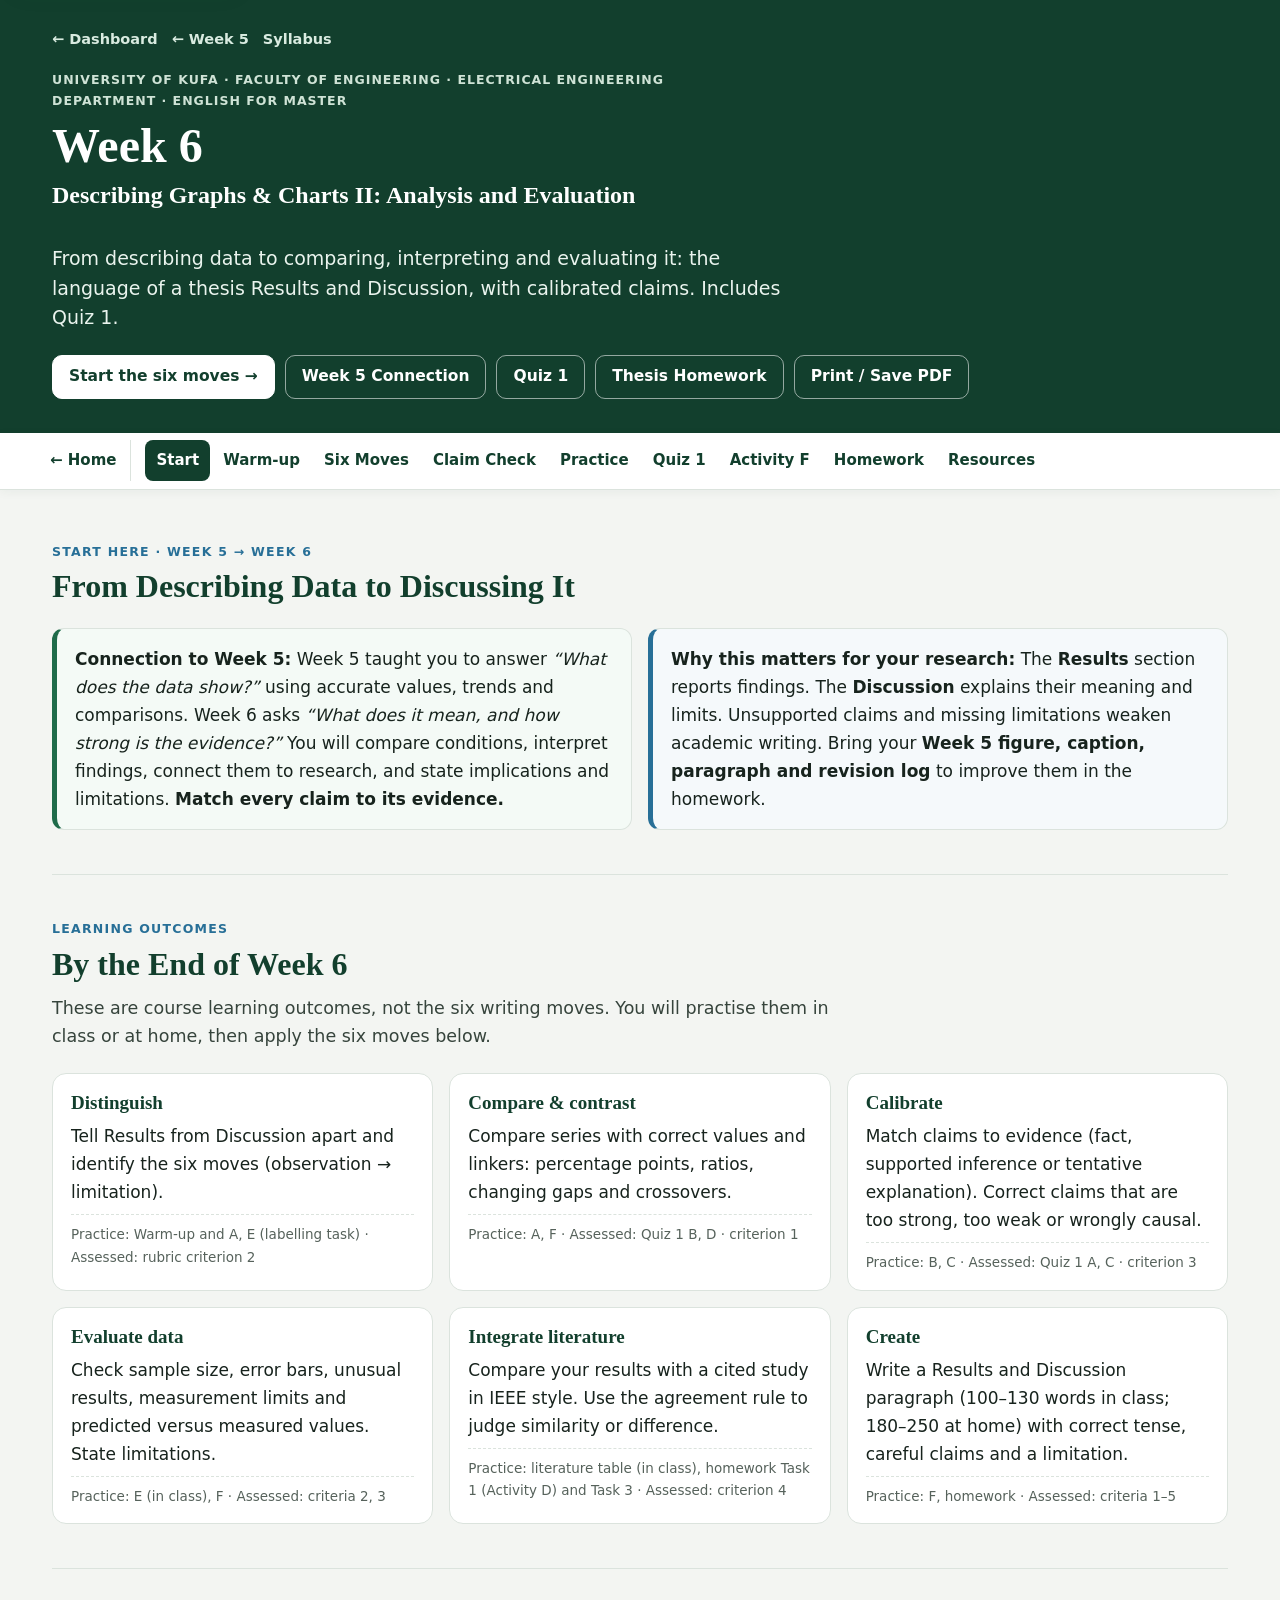
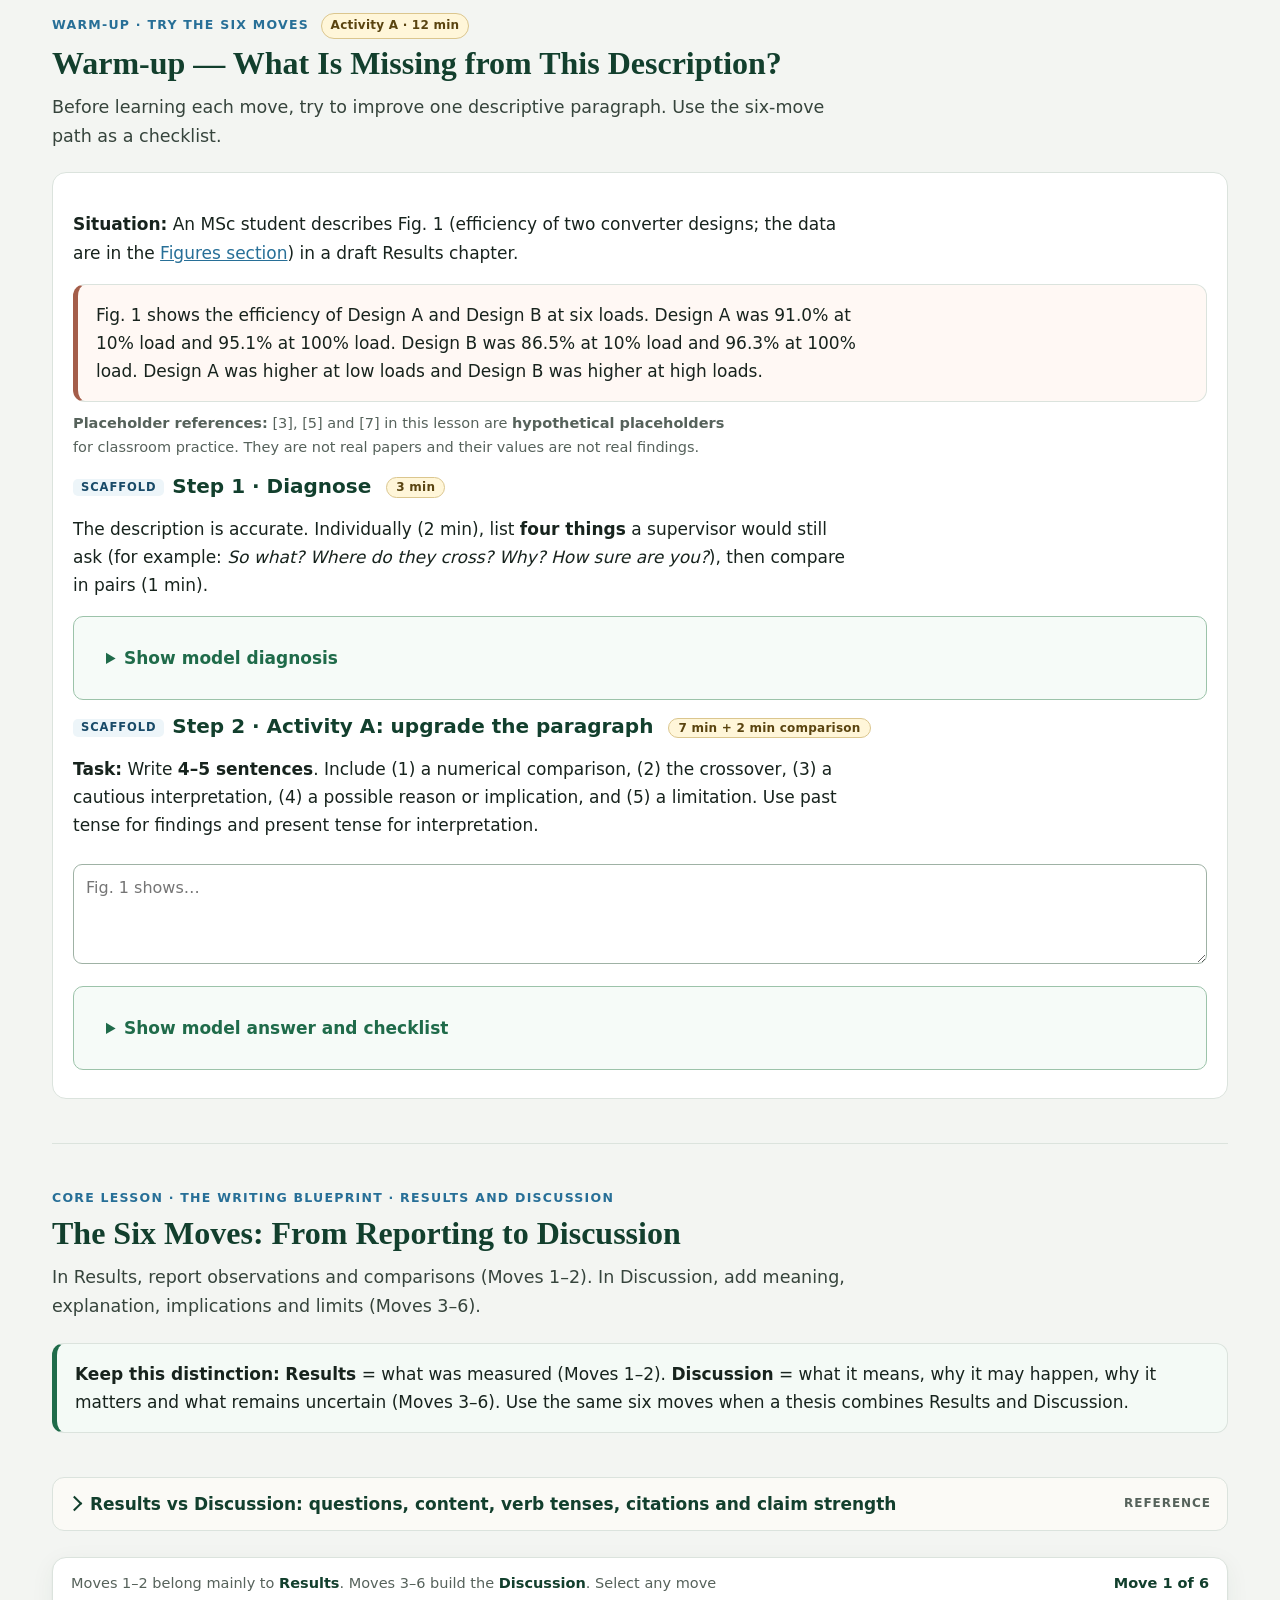
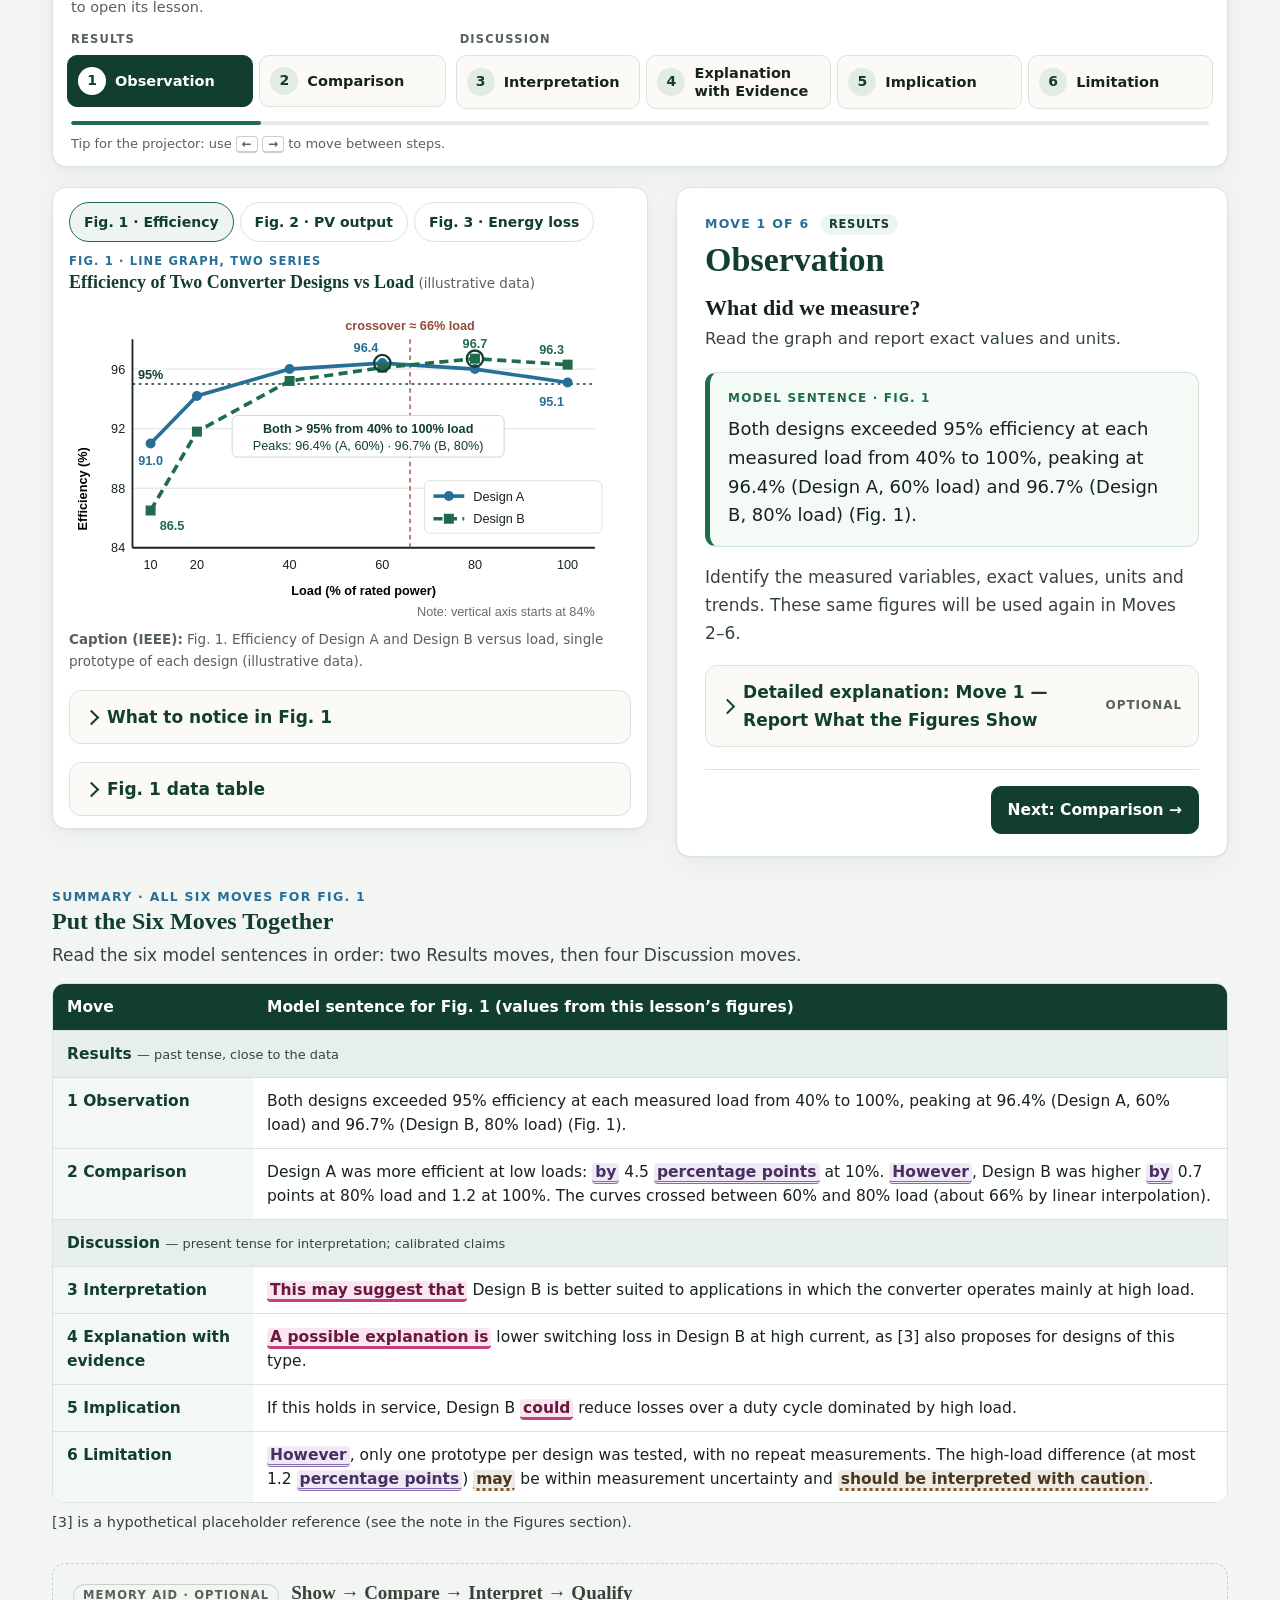
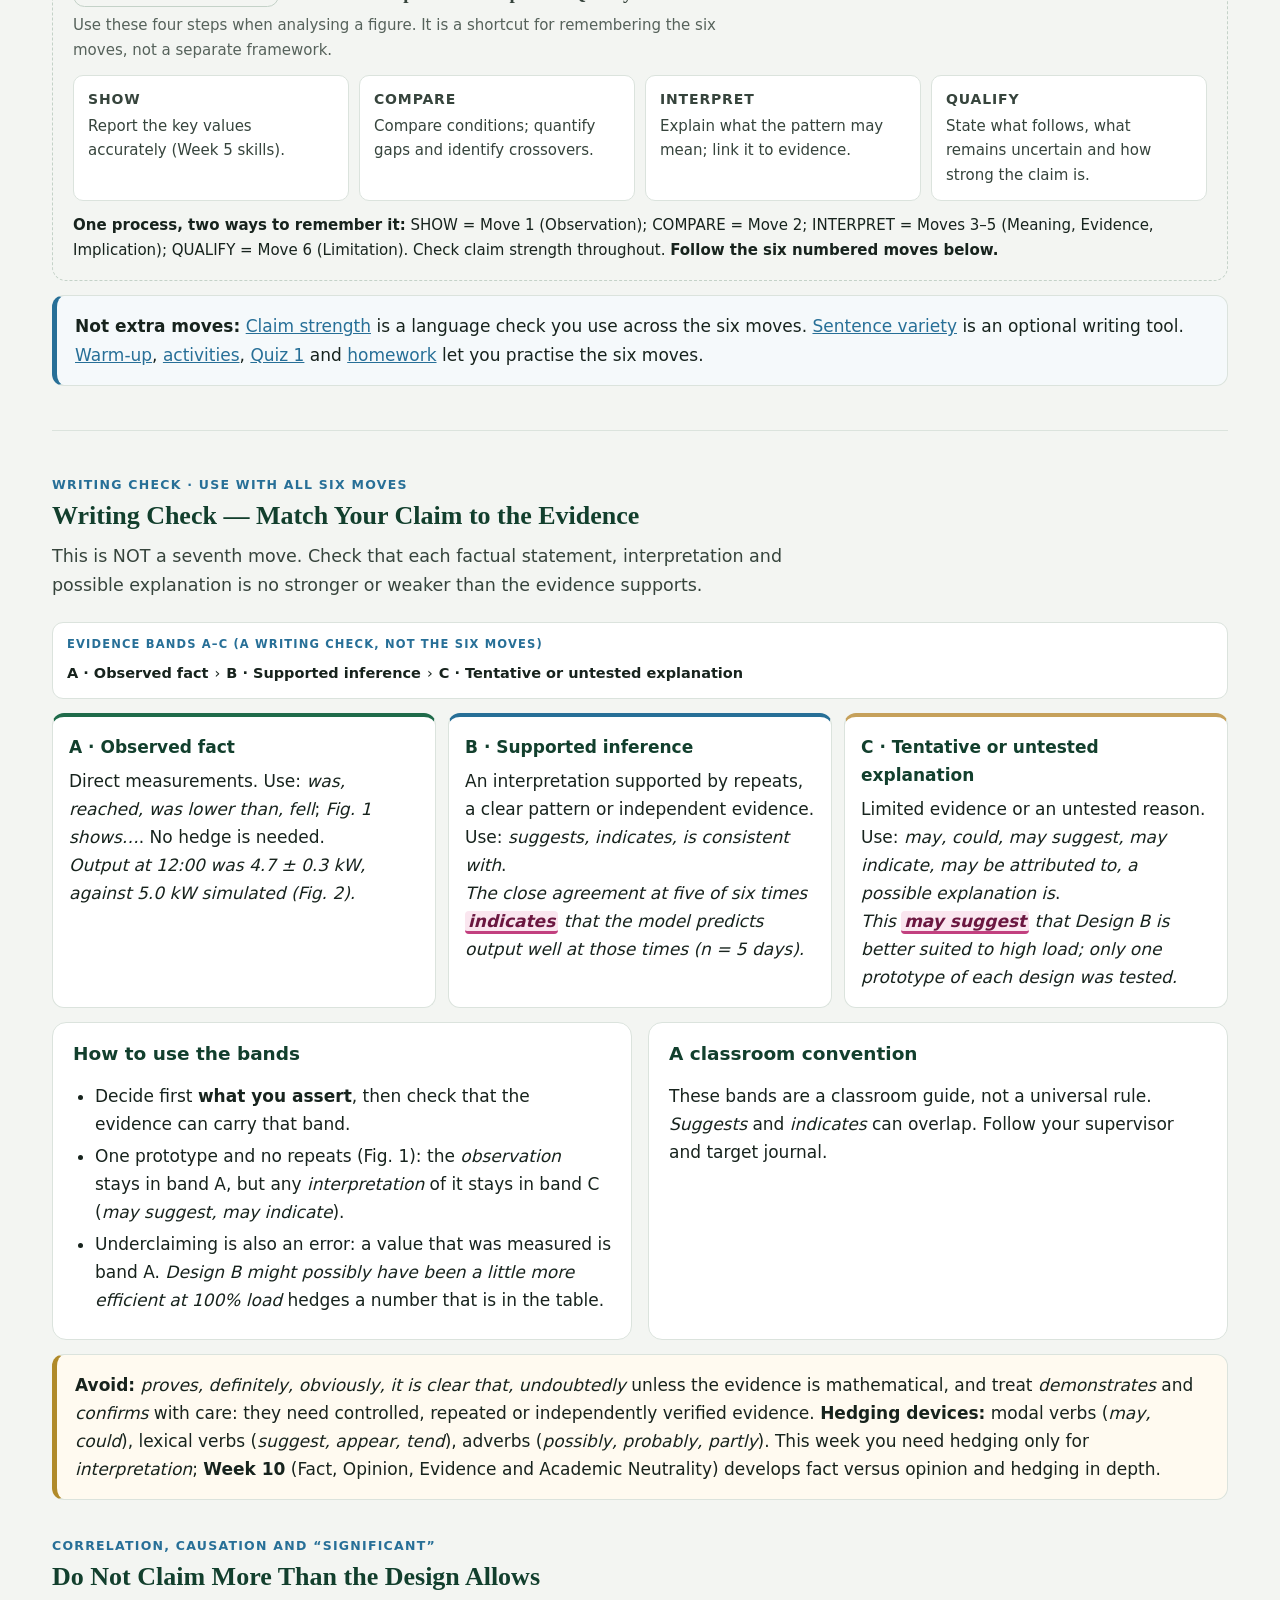
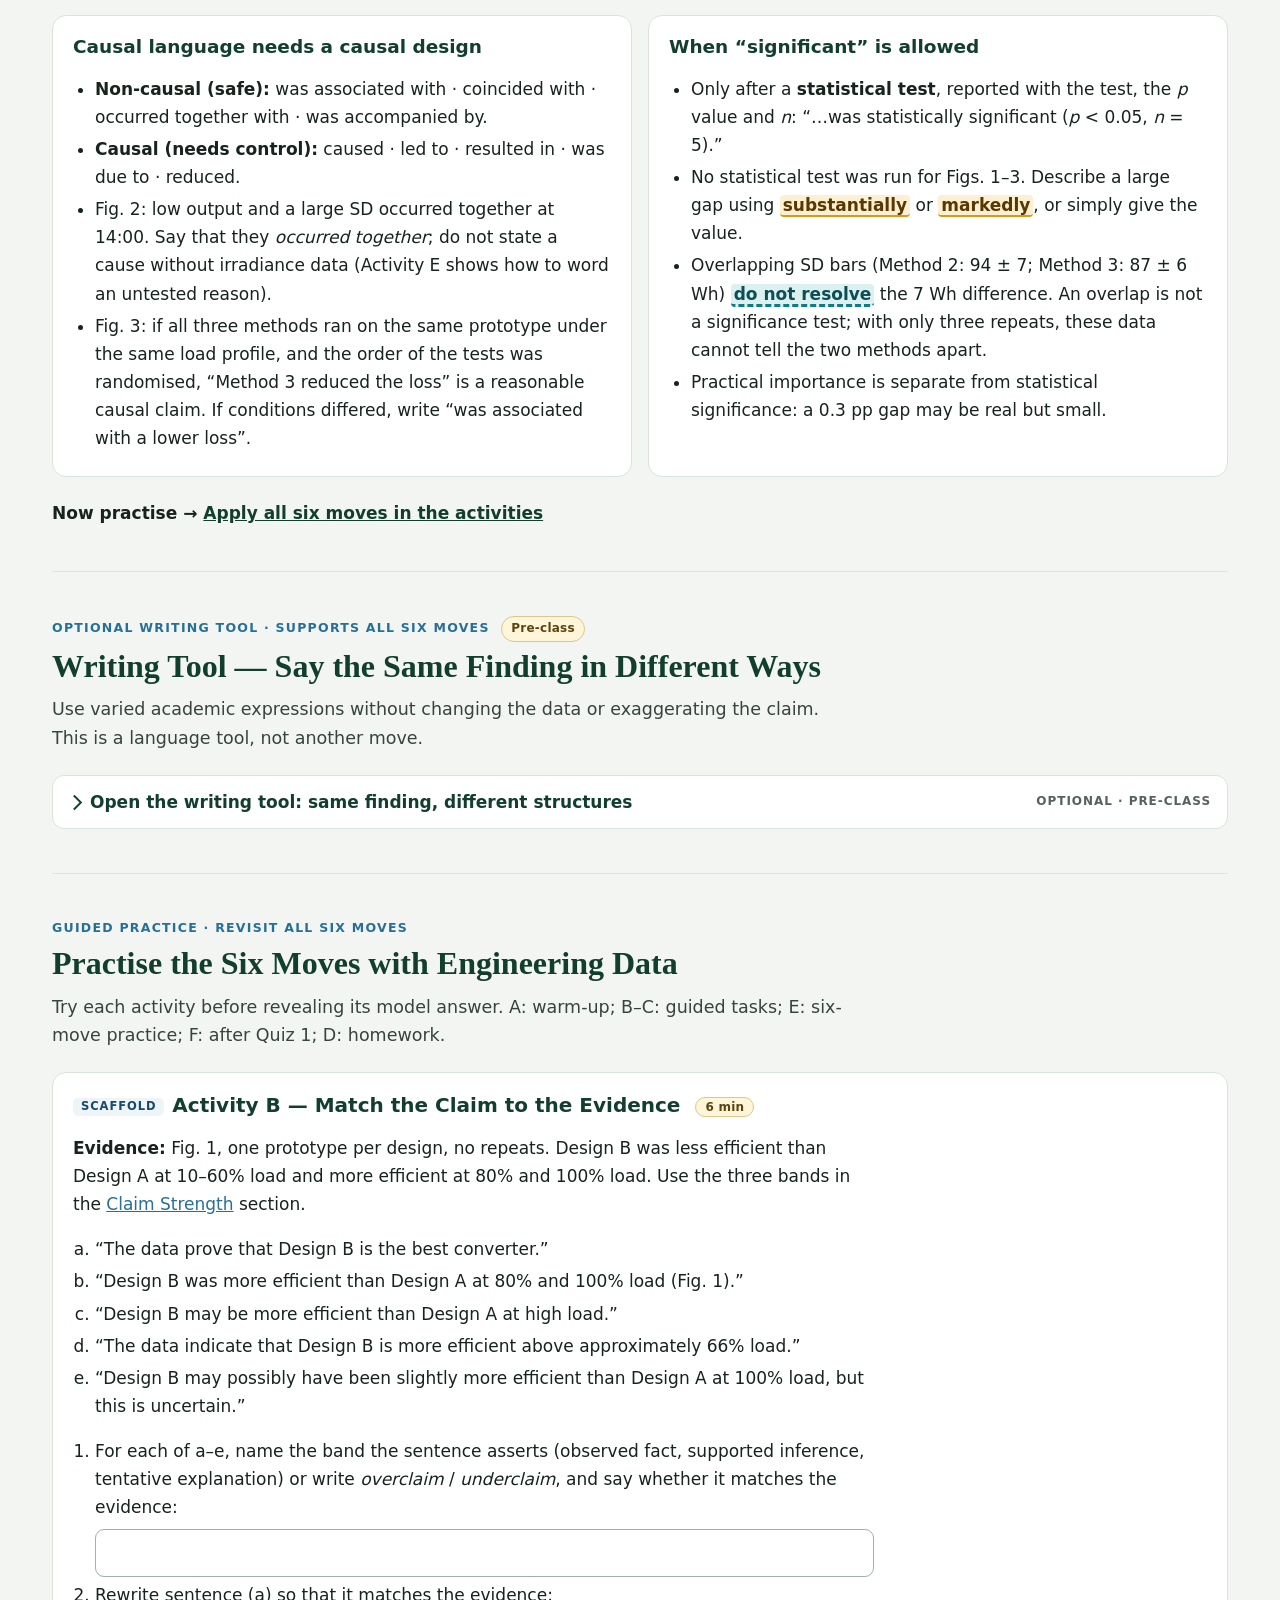
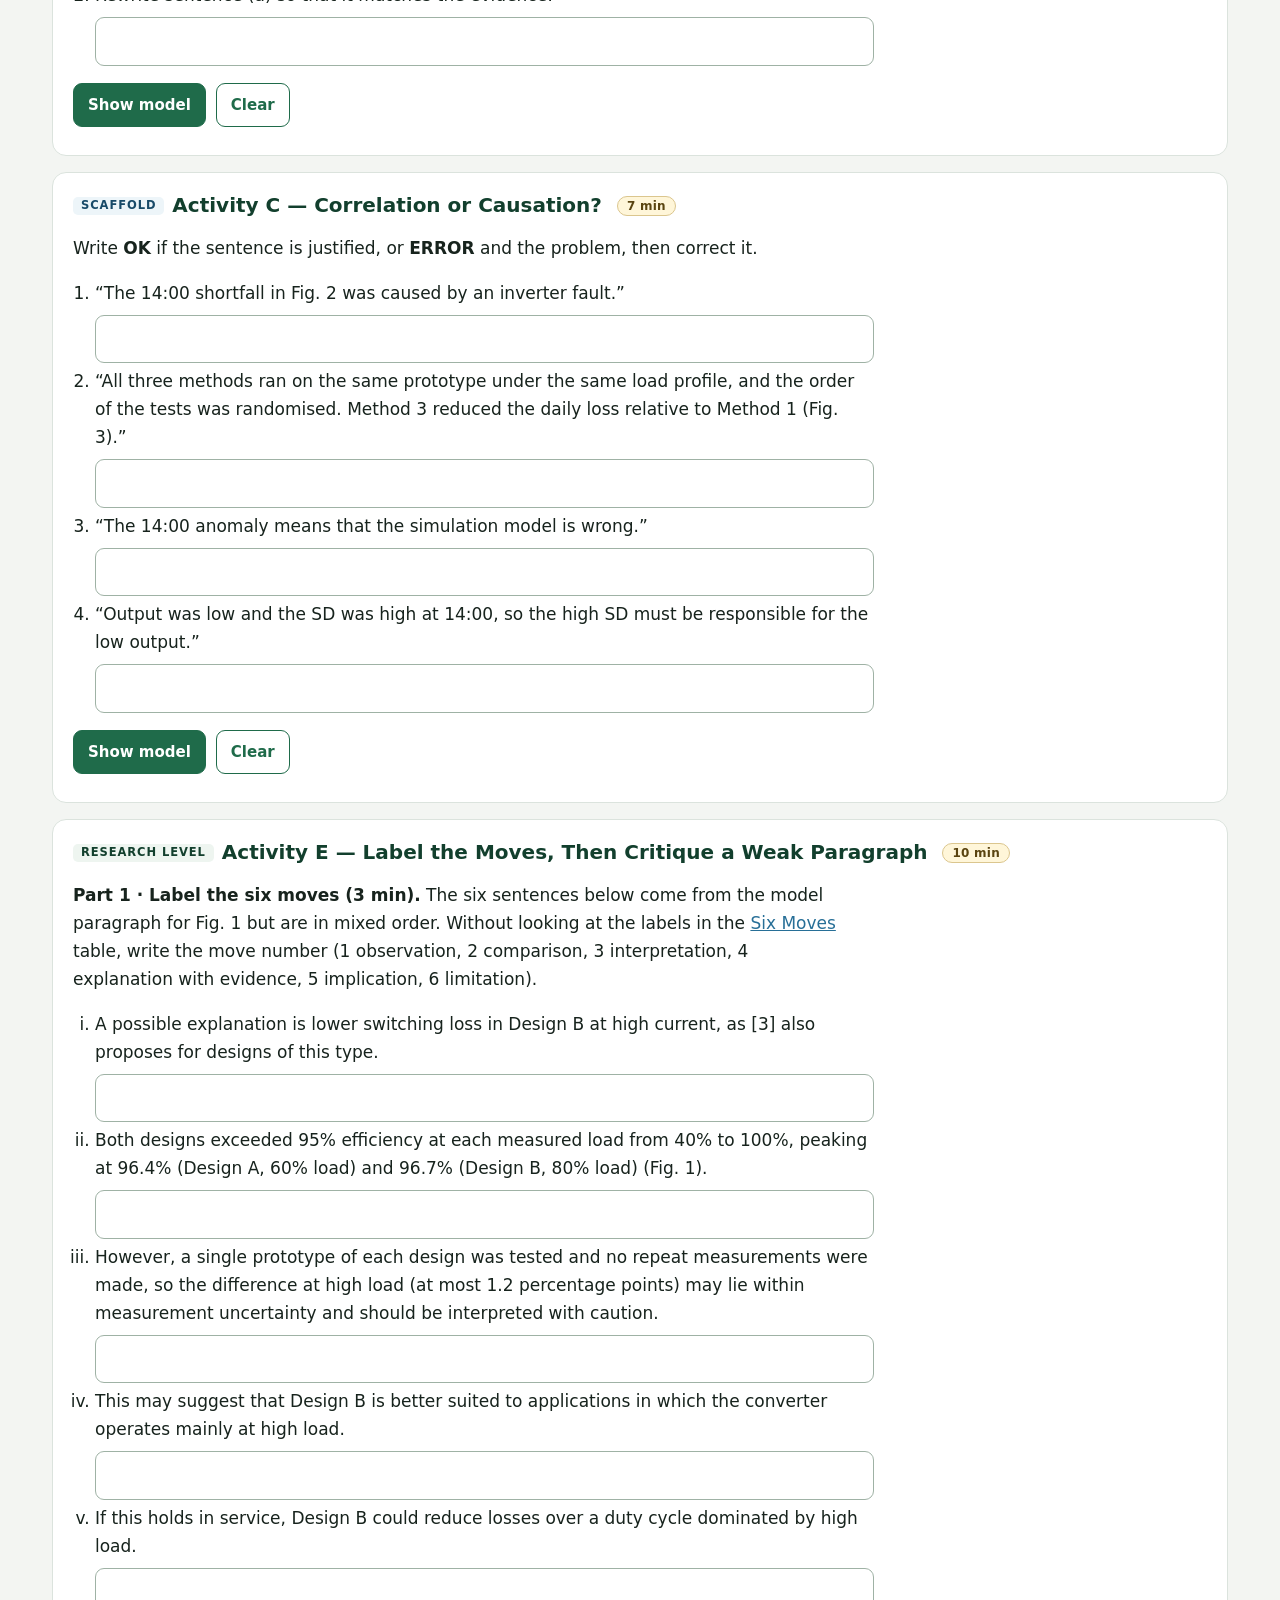
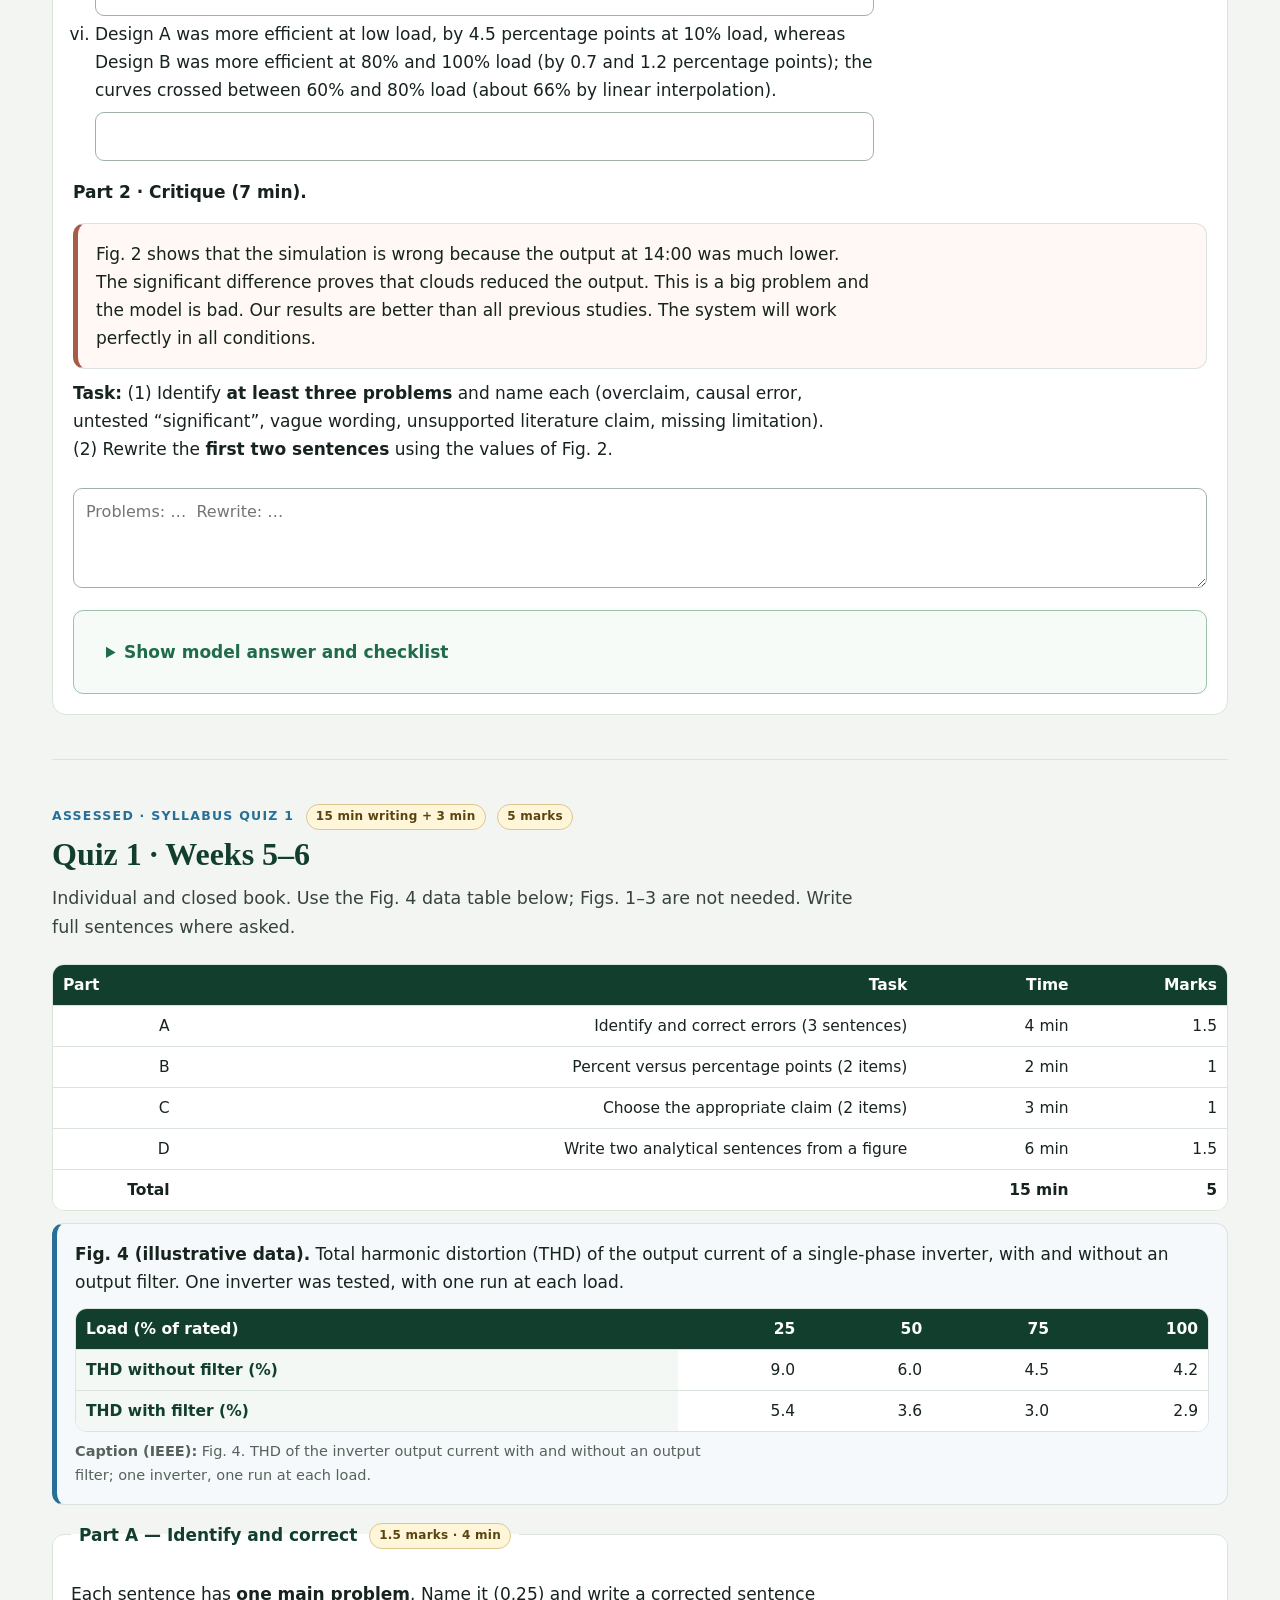
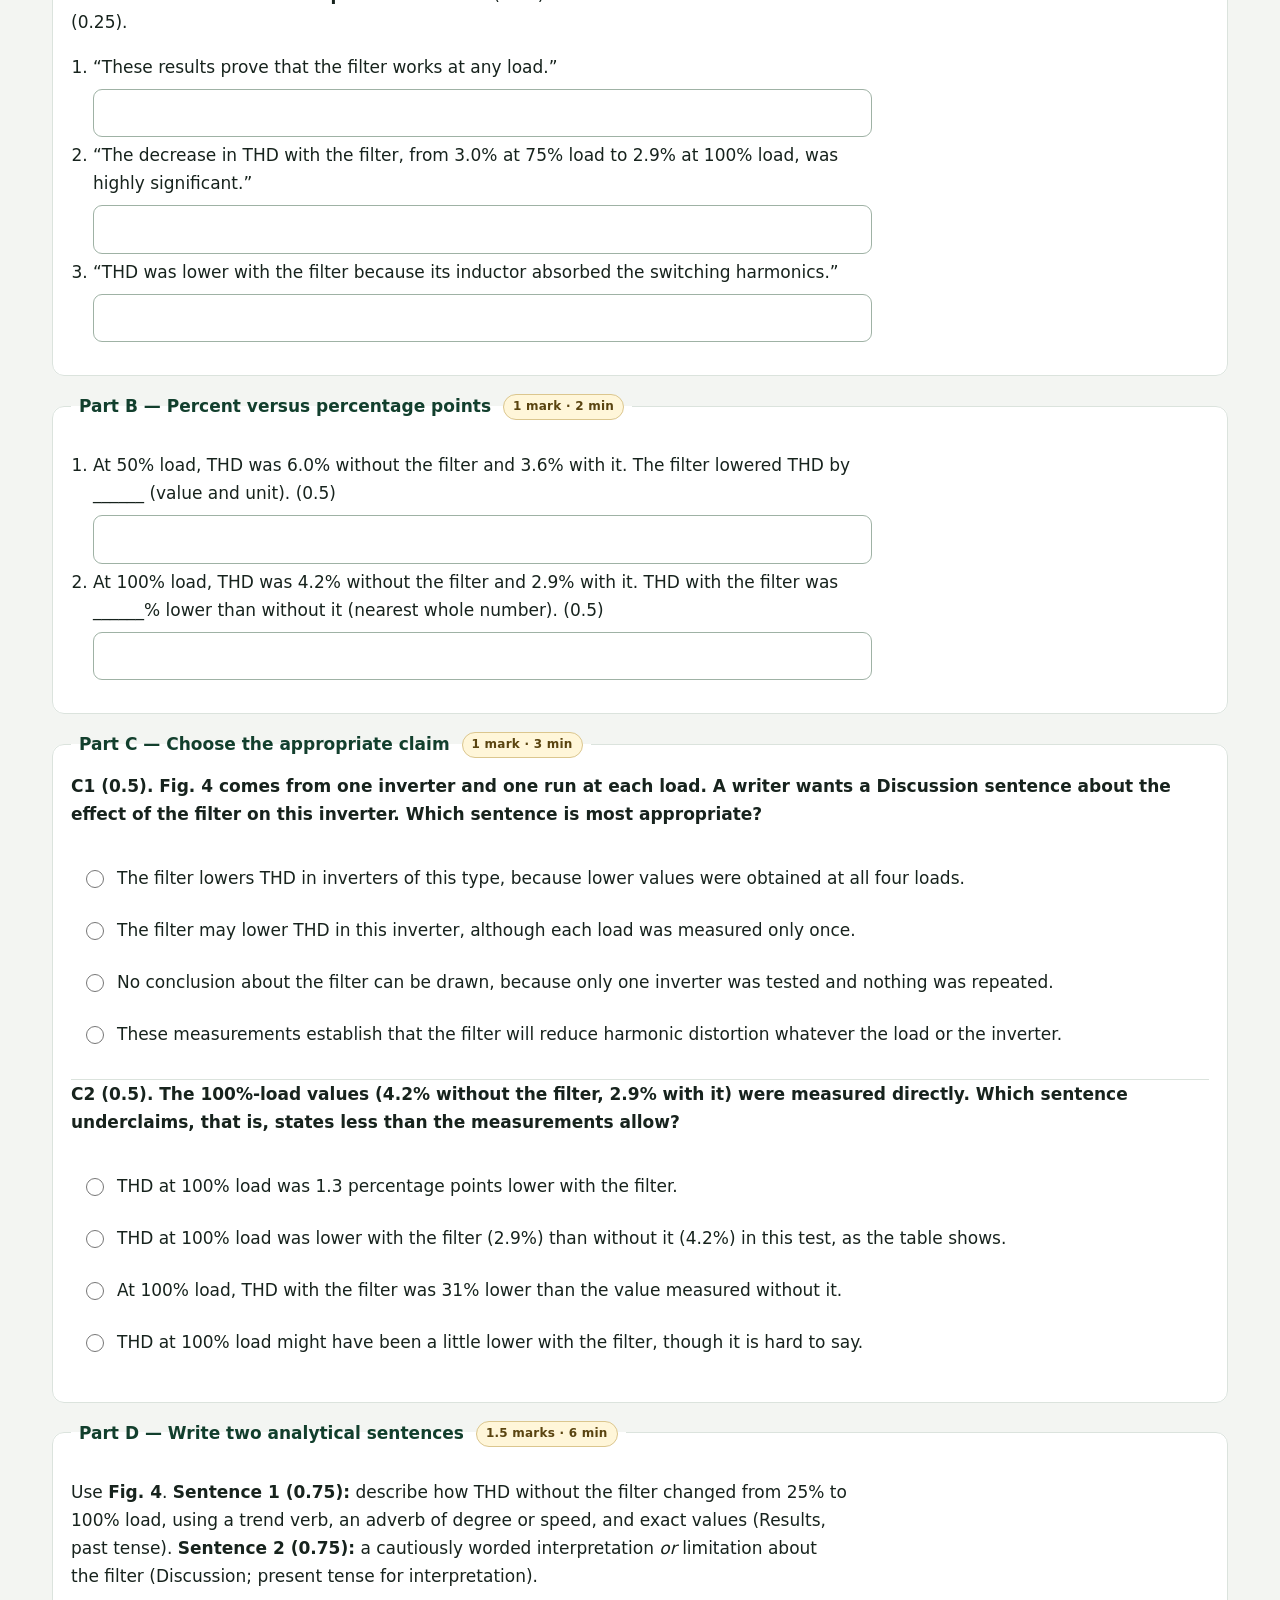
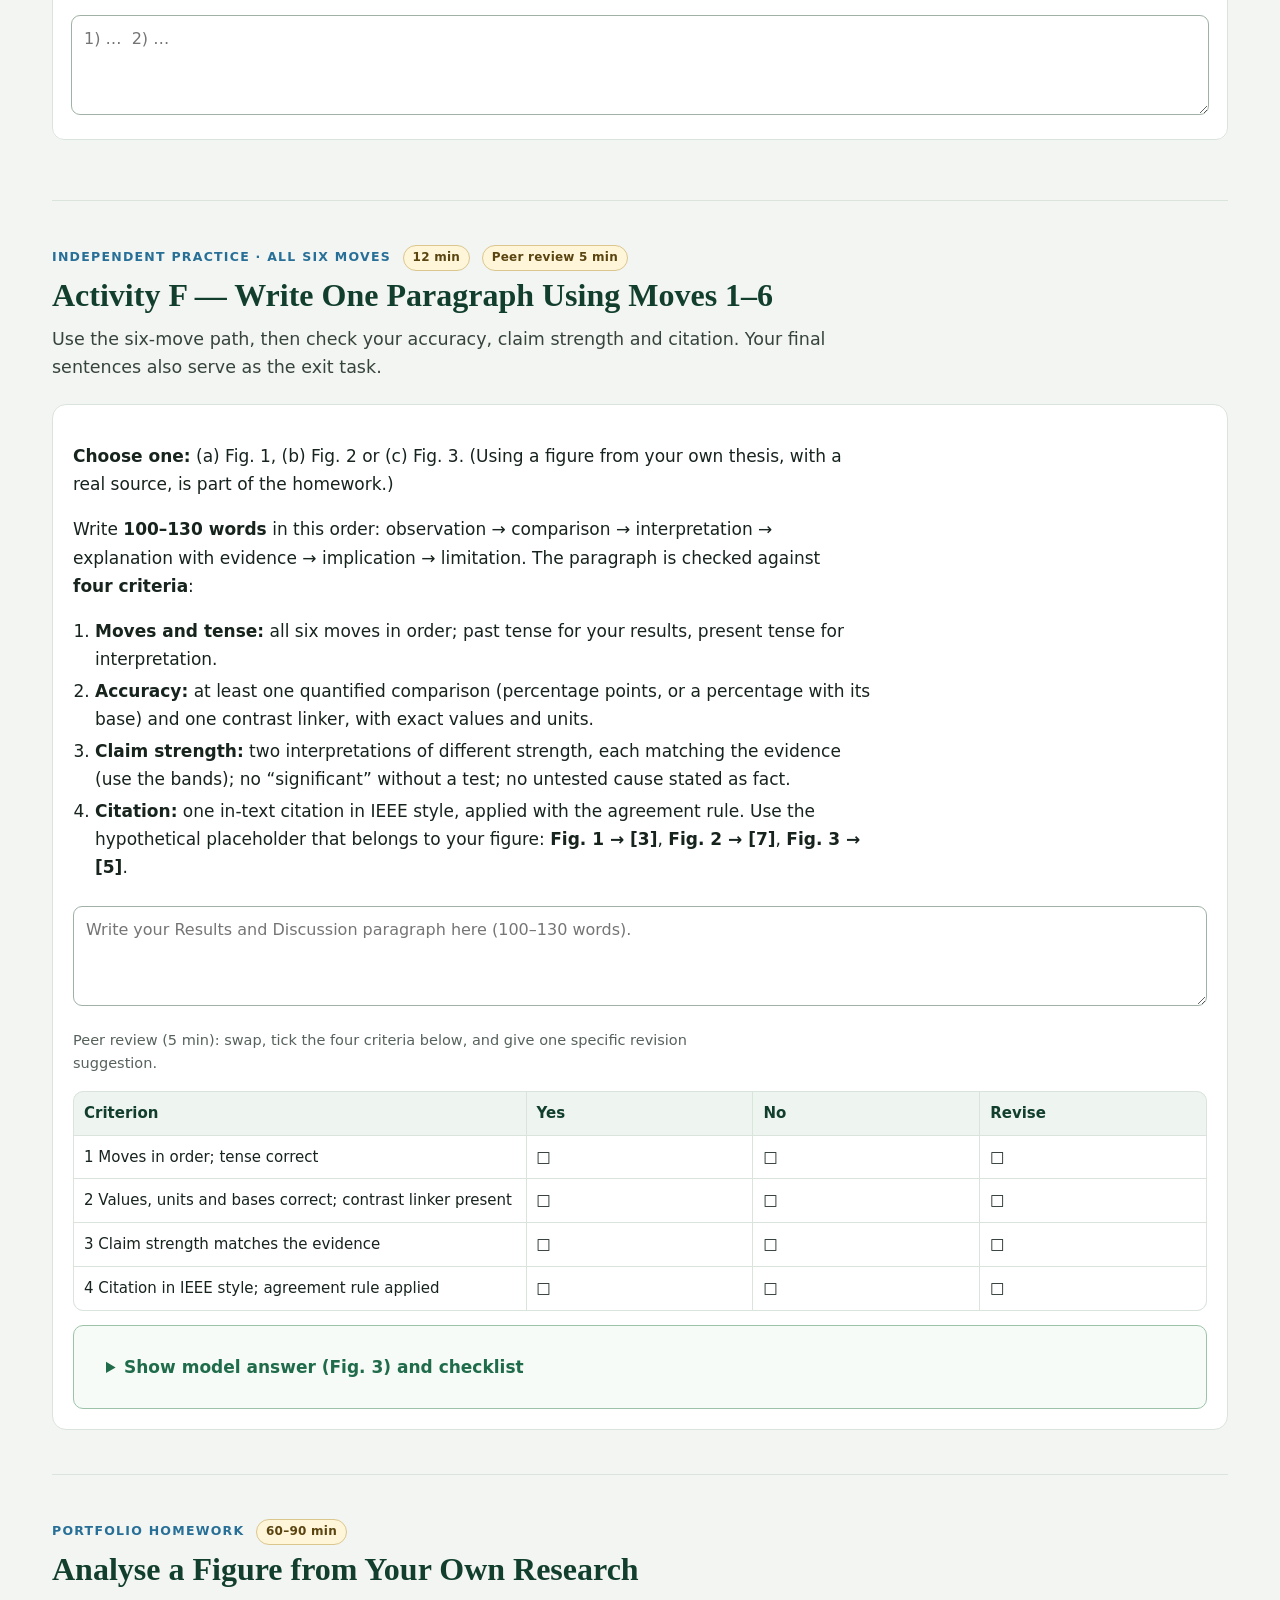
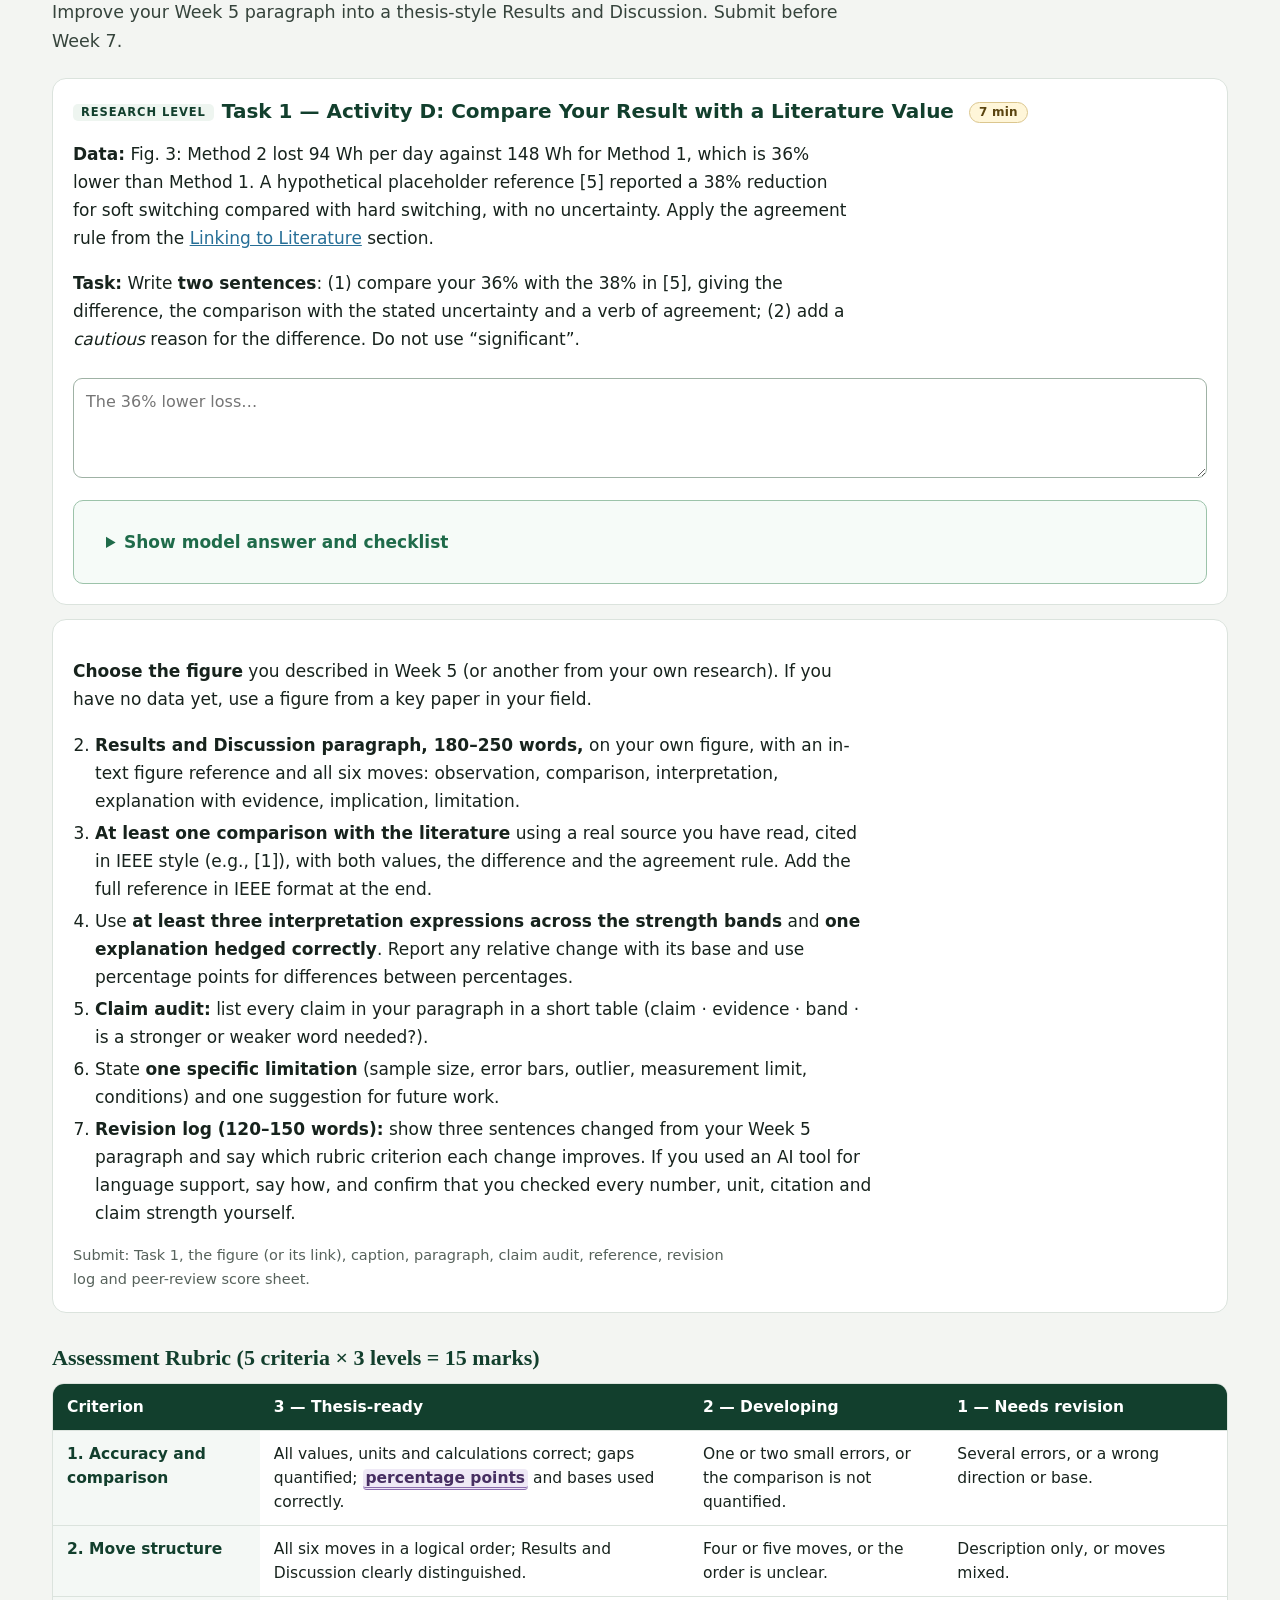
<file: week06.html>
<!doctype html>
<html lang="en">
<head>
<meta charset="utf-8">
<meta name="viewport" content="width=device-width,initial-scale=1">
<meta name="theme-color" content="#123f2d">
<meta name="description" content="Week 6 postgraduate Academic English lecture: Describing Graphs and Charts II — comparison, interpretation, calibrated claims, evaluating data quality, linking to literature, and Quiz 1 for MSc Electrical Engineering.">
<title>Week 6 | Describing Graphs & Charts II | English for Master</title>
<script>document.documentElement.classList.add('js')</script>
<style>
/* ===== Week 6 · classroom redesign ===== */
:root{
  --brand:#123f2d;--brand-2:#1f6b4a;--accent:#276f97;--gold:#c6a15b;--red:#934b3b;--purple:#65507c;
  --ink:#17231d;--ink-2:#36443c;--muted:#56625b;
  --bg:#f3f5f2;--paper:#fff;--ivory:#fbfaf6;--line:#dbe3dd;--line-2:#c4d2c8;
  --soft:#eef5f0;--softb:#edf5f9;--softg:#fff6d9;
  --radius:14px;--shadow:0 1px 2px rgba(18,63,45,.05),0 6px 24px rgba(18,63,45,.06);
  --nav-h:56px;--measure:72ch;
  --serif:Georgia,"Times New Roman",serif;
  --sans:system-ui,-apple-system,"Segoe UI",Roboto,"Helvetica Neue",Arial,sans-serif;
}
*{box-sizing:border-box}
html{scroll-behavior:smooth;-webkit-text-size-adjust:100%}
@media (prefers-reduced-motion:reduce){html{scroll-behavior:auto}*,*::before,*::after{animation:none!important;transition:none!important}}
body{margin:0;background:var(--bg);color:var(--ink);font:17px/1.65 var(--sans)}
img,svg{max-width:100%}
a{color:var(--accent)}
a:hover{text-decoration-thickness:2px}
:focus-visible{outline:3px solid #1b6fa8;outline-offset:2px;border-radius:4px}
.skip{position:absolute;left:12px;top:-60px;z-index:100;background:#fff;color:var(--brand);padding:10px 14px;border-radius:8px;font-weight:800;box-shadow:var(--shadow)}
.skip:focus{top:12px}
.sr-only{position:absolute!important;width:1px;height:1px;overflow:hidden;clip:rect(0 0 0 0);white-space:nowrap}
h1,h2,h3,h4{line-height:1.2}
p,li{max-width:var(--measure)}
.small{font-size:14.5px;color:var(--muted)}

/* ----- hero ----- */
.hero{background:var(--brand);color:#fff}
.hero-inner{max-width:1240px;margin:auto;padding:28px 32px 34px}
.crumbs{margin:0 0 18px;font-size:14.5px;display:flex;flex-wrap:wrap;gap:4px 14px}
.crumbs a{color:#d9ebe0;text-decoration:none;font-weight:700}
.crumbs a:hover{text-decoration:underline}
.ey{margin:0;font-size:12.5px;font-weight:800;letter-spacing:.08em;text-transform:uppercase;color:#cfe3d6}
.hero h1{font:700 48px/1.05 var(--serif);margin:10px 0 8px}
.hero .deck{font-size:19px;line-height:1.55;max-width:62ch;color:#eaf4ee;margin:0}
.hero .deck strong{display:block;font:700 24px/1.3 var(--serif);color:#fff;margin-bottom:4px}
.actions{display:flex;flex-wrap:wrap;gap:10px;margin-top:22px}
.btn{display:inline-flex;align-items:center;gap:6px;min-height:44px;border:1.5px solid rgba(255,255,255,.55);background:transparent;color:#fff;padding:9px 16px;border-radius:10px;font:700 15.5px/1.2 var(--sans);text-decoration:none;cursor:pointer}
.btn:hover{background:rgba(255,255,255,.1)}
.btn.primary{background:#fff;color:var(--brand);border-color:#fff}
.btn.primary:hover{background:#e9f3ed}

/* ----- top navigation ----- */
.nav{position:sticky;top:0;z-index:40;background:#fff;border-bottom:1px solid var(--line);box-shadow:0 2px 10px rgba(18,63,45,.05)}
.nav-inner{max-width:1240px;margin:auto;display:flex;align-items:center;gap:6px;padding:0 20px;min-height:var(--nav-h)}
.nav a{text-decoration:none;color:var(--brand);font-weight:700;font-size:15px}
.nav-home{padding:8px 10px;border-radius:8px;white-space:nowrap;margin-right:8px;border-right:1px solid var(--line);border-radius:0;padding-right:14px}
.nav ul{list-style:none;margin:0;padding:0;display:flex;gap:2px;flex-wrap:wrap}
.nav li{max-width:none}
.nav ul a{display:block;padding:8px 11px;border-radius:8px;white-space:nowrap}
.nav ul a:hover{background:var(--soft)}
.nav ul a[aria-current="true"]{background:var(--brand);color:#fff}
.nav-toggle{display:none;margin-left:auto;align-items:center;gap:8px;min-height:44px;padding:8px 14px;border:1.5px solid var(--line-2);border-radius:10px;background:#fff;color:var(--brand);font:700 15px var(--sans);cursor:pointer}
@media (max-width:1099.98px){
  .js .nav-toggle{display:inline-flex}
  .js .nav ul{display:none;position:absolute;left:0;right:0;top:100%;background:#fff;border-bottom:1px solid var(--line);box-shadow:0 12px 24px rgba(18,63,45,.12);padding:8px 16px 14px;flex-direction:column;max-height:calc(100vh - var(--nav-h));overflow:auto}
  .js .nav.open ul{display:flex}
  .js .nav ul a{padding:12px 12px;font-size:16px}
  html:not(.js) .nav ul{flex-wrap:nowrap;overflow:auto}
}

/* ----- page layout ----- */
main{max-width:1240px;margin:auto;padding:8px 32px 48px}
section{padding:44px 0;border-bottom:1px solid var(--line)}
section[id],[id].step,#roadmap,#six-together{scroll-margin-top:calc(var(--nav-h) + 12px)}
.head{display:block;margin-bottom:22px}
.head h2{font:700 32px/1.18 var(--serif);margin:6px 0 0;color:var(--brand)}
.head p{max-width:var(--measure);color:var(--ink-2);margin:10px 0 0;font-size:17.5px}
.label{display:block;font-size:12.5px;font-weight:800;letter-spacing:.1em;text-transform:uppercase;color:var(--accent)}
.label .time{letter-spacing:.02em}
.time{display:inline-block;font-size:12px;font-weight:800;letter-spacing:.02em;text-transform:none;padding:2px 9px;border-radius:999px;background:var(--softg);border:1px solid #dbc68e;color:#5a4410;margin-left:6px;vertical-align:middle}
.tier{display:inline-block;font-size:11.5px;font-weight:800;letter-spacing:.08em;text-transform:uppercase;padding:2px 8px;border-radius:5px;background:var(--softb);color:#184a68;margin-right:8px;vertical-align:middle}
.tier.res{background:var(--soft);color:var(--brand)}
.grid{display:grid;grid-template-columns:1fr 1fr;gap:16px}
.grid3{display:grid;grid-template-columns:repeat(3,1fr);gap:16px}
.card,.task,.grammarbox,.resource{background:var(--paper);border:1px solid var(--line);border-radius:var(--radius);padding:20px}
.card h3,.task h3,.grammarbox h3,.resource h3{margin:0 0 8px;color:var(--brand);font-size:18.5px}
.card p:last-child,.grammarbox p:last-child,.grammarbox ul:last-child{margin-bottom:0}
.task{margin-top:16px}
.task>h3{font-size:20px}
.task h3 .time{margin-left:8px}
.bridge,.note,.warning{padding:16px 18px;border-radius:12px;border:1px solid var(--line);background:var(--paper)}
.bridge{border-left:5px solid var(--brand-2);background:#f4faf6}
.note{border-left:5px solid var(--accent);background:#f5f9fb}
.warning{border-left:5px solid #b08a2a;background:#fffaf0}
.warning.big{border-left-color:var(--red);background:#fff4ef}
.bad,.good{padding:16px 18px;border-radius:12px;border:1px solid var(--line)}
.bad{background:#fff8f4;border-left:5px solid #a45d49}
.good{background:#f3faf5;border-left:5px solid var(--brand-2)}
.bad p{margin:0}
ul,ol{padding-left:22px}
li{margin:4px 0}

/* ----- start ----- */
.start-grid{display:grid;grid-template-columns:1fr 1fr;gap:16px}
.start-grid>div{margin:0!important}
#outcomes .grid3 .card{padding:18px 18px 16px}
#outcomes .card h3{font:700 19px var(--serif)}
#outcomes .card p{margin:0 0 8px}
#outcomes .card p.small{margin:0;padding-top:8px;border-top:1px dashed var(--line);font-size:13.5px}

/* ----- the six-move lesson ----- */
.fw-intro{display:grid;grid-template-columns:1fr;gap:12px}
.stepnav{margin:26px 0 0;background:var(--paper);border:1px solid var(--line);border-radius:var(--radius);padding:14px 14px 12px;box-shadow:var(--shadow)}
.stepnav-head{display:flex;justify-content:space-between;align-items:baseline;gap:12px;flex-wrap:wrap;margin:0 4px 10px}
.stepnav-head p{margin:0;font-size:14.5px;color:var(--muted)}
.stepnav-head strong{color:var(--brand)}
.steptabs{display:grid;grid-template-columns:minmax(0,2fr) minmax(0,4fr);gap:10px}
.phase{display:flex;flex-direction:column;gap:6px}
.phase-label{font-size:11.5px;font-weight:800;letter-spacing:.1em;text-transform:uppercase;color:var(--muted);padding-left:4px}
.phase-tabs{display:grid;gap:6px}
.phase.res .phase-tabs{grid-template-columns:repeat(2,1fr)}
.phase.dis .phase-tabs{grid-template-columns:repeat(4,1fr)}
.steptab{display:flex;align-items:center;gap:9px;min-height:52px;padding:8px 10px;border:1.5px solid var(--line);border-radius:10px;background:var(--ivory);color:var(--ink);text-decoration:none;font-weight:700;font-size:14.5px;line-height:1.25}
.steptab:hover{border-color:var(--line-2);background:#fff}
.steptab .n{flex:none;display:inline-grid;place-items:center;width:28px;height:28px;border-radius:50%;background:#e3ebe5;color:var(--brand);font-weight:800;font-size:14px}
.steptab[aria-selected="true"]{background:var(--brand);border-color:var(--brand);color:#fff}
.steptab[aria-selected="true"] .n{background:#fff;color:var(--brand)}
.steptab.done .n{background:var(--brand-2);color:#fff}
.progress{height:4px;background:#e3ebe5;border-radius:4px;margin:12px 4px 0;overflow:hidden}
.progress span{display:block;height:100%;width:16.67%;background:var(--brand-2);border-radius:4px;transition:width .25s ease}
.keyhint{font-size:13px;color:var(--muted);margin:8px 4px 0}
.keyhint kbd{font:700 12px var(--sans);border:1px solid var(--line-2);border-bottom-width:2px;border-radius:4px;padding:0 5px;background:#fff}
html:not(.js) .stepnav .progress,html:not(.js) .keyhint{display:none}

.lesson{display:grid;grid-template-columns:minmax(0,1.08fr) minmax(0,1fr);gap:28px;margin-top:20px;align-items:start}
.figpanel{position:sticky;top:calc(var(--nav-h) + 14px);background:var(--paper);border:1px solid var(--line);border-radius:var(--radius);padding:14px 16px 12px;box-shadow:var(--shadow)}
.figtabs{display:none;gap:6px;margin-bottom:10px;flex-wrap:wrap}
.js .figtabs{display:flex}
.figtab{min-height:40px;padding:6px 14px;border:1.5px solid var(--line);border-radius:999px;background:#fff;color:var(--brand);font:700 14px var(--sans);cursor:pointer}
.figtab[aria-selected="true"]{background:var(--soft);border-color:var(--brand-2)}
.fig{margin:0}
.js .fig[hidden]{display:none}
html:not(.js) .fig+.fig{margin-top:24px;padding-top:18px;border-top:1px solid var(--line)}
.fig-title{margin:0 0 2px;font:700 18px/1.3 var(--serif);color:var(--brand)}
.fig-title .small{font-family:var(--sans);font-weight:400;font-size:13.5px}
.fig .label{font-size:11.5px}
.svgbox{margin-top:8px}
.svgbox svg{display:block;width:100%;height:auto}
.svgbox svg text{font-family:Arial,Helvetica,sans-serif}
.fig-caption{font-size:13.5px;color:var(--muted);margin:6px 0 0}
.fig details{margin-top:8px}
.ov [class^="ov-s"],.ov [class*=" ov-s"]{display:none}
.lesson[data-step="1"] .ov .ov-s1,.lesson[data-step="2"] .ov .ov-s2,.lesson[data-step="3"] .ov .ov-s3,
.lesson[data-step="4"] .ov .ov-s4,.lesson[data-step="5"] .ov .ov-s5,.lesson[data-step="6"] .ov .ov-s6{display:inline}

.steps{min-width:0}
.step{background:var(--paper);border:1px solid var(--line);border-radius:var(--radius);padding:26px 28px 22px;box-shadow:var(--shadow)}
html:not(.js) .step+.step{margin-top:20px}
.step:focus{outline:none}
.step-kicker{margin:0;font-size:12.5px;font-weight:800;letter-spacing:.1em;text-transform:uppercase;color:var(--accent)}
.step-kicker .phase-chip{display:inline-block;margin-left:6px;padding:1px 8px;border-radius:999px;font-size:11.5px;letter-spacing:.06em;background:var(--soft);color:var(--brand)}
.step-kicker .phase-chip.dis{background:#f1ecf6;color:#4d3a62}
.step-title{font:700 34px/1.1 var(--serif);color:var(--brand);margin:6px 0 14px}
.step-q{margin:0;font:600 22px/1.4 var(--serif);color:var(--ink)}
.step-q span{display:block;margin-top:4px;font:400 16.5px/1.5 var(--sans);color:var(--ink-2)}
.fig-slot:empty{display:none}
.fig-slot{margin-top:16px}
.fig-slot .figpanel{position:static;box-shadow:none}
.model{margin:20px 0 0;padding:16px 18px;border-radius:12px;background:#f4faf6;border:1px solid #cfe1d5;border-left:5px solid var(--brand-2)}
.model-label{display:block;font-size:12px;font-weight:800;letter-spacing:.1em;text-transform:uppercase;color:var(--brand-2);margin-bottom:6px}
.model p{margin:0;font-size:18px;line-height:1.6;max-width:none}
.expl{margin:16px 0 0;color:var(--ink-2)}
.expl strong{color:var(--ink)}
.step .warning{margin-top:14px}
details.deep{margin-top:18px;border:1px solid var(--line);border-radius:12px;background:var(--ivory)}
details.deep>summary{cursor:pointer;list-style:none;display:flex;align-items:center;gap:10px;padding:12px 16px;font-weight:800;color:var(--brand);min-height:48px}
details.deep>summary::-webkit-details-marker{display:none}
details.deep>summary::before{content:"";flex:none;width:9px;height:9px;border-right:2.5px solid currentColor;border-bottom:2.5px solid currentColor;transform:rotate(-45deg);transition:transform .15s}
details.deep[open]>summary::before{transform:rotate(45deg)}
details.deep>summary .opt{margin-left:auto;font-size:12px;font-weight:700;color:var(--muted);text-transform:uppercase;letter-spacing:.08em}
details.deep>.deep-body{padding:2px 16px 18px;border-top:1px solid var(--line)}
details.deep .deep-body>*:first-child{margin-top:14px!important}
details.deep .deep-body>*+*{margin-top:14px}
details.deep .deep-body .grid{grid-template-columns:1fr}
.stepfoot{display:flex;justify-content:space-between;gap:12px;margin-top:22px;padding-top:16px;border-top:1px solid var(--line)}
.stepbtn{display:inline-flex;align-items:center;gap:8px;min-height:48px;padding:10px 16px;border-radius:10px;border:1.5px solid var(--brand);background:#fff;color:var(--brand);font:700 15.5px/1.2 var(--sans);text-decoration:none;cursor:pointer}
.stepbtn.next{background:var(--brand);color:#fff;margin-left:auto}
.stepbtn:hover{filter:brightness(1.08)}
.stepbtn[aria-disabled="true"]{visibility:hidden}
html:not(.js) .stepfoot{display:none}

.together{margin-top:30px}
.together h3{font:700 24px var(--serif);color:var(--brand);margin:0 0 6px}
.together>p{margin:0 0 14px;color:var(--ink-2)}
.mnemonic{margin-top:28px;padding:18px 20px;border:1px dashed var(--line-2);border-radius:var(--radius);background:transparent}
.mnemonic .tagline{display:flex;flex-wrap:wrap;align-items:baseline;gap:6px 12px}
.mnemonic h3{margin:0;font:700 19px var(--serif);color:var(--ink-2)}
.mnemonic .tag{font-size:11.5px;font-weight:800;letter-spacing:.1em;text-transform:uppercase;color:var(--muted);border:1px solid var(--line-2);border-radius:999px;padding:1px 9px}
.mnemonic>p{margin:6px 0 12px;color:var(--muted);font-size:15px}
.memory{display:grid;grid-template-columns:repeat(4,1fr);gap:10px}
.memory div{background:var(--paper);border:1px solid var(--line);border-radius:10px;padding:12px 14px;font-size:15px;color:var(--ink-2)}
.memory b{display:block;color:var(--ink-2);font-size:14px;letter-spacing:.06em;margin-bottom:3px}
.mnemonic .note{margin-top:12px!important;font-size:15px;background:transparent;border:0;padding:0}

/* ----- tables ----- */
.table-scroll{overflow:auto;border-radius:12px;border:1px solid var(--line);background:#fff}
table{width:100%;border-collapse:collapse;background:#fff;font-size:15.5px;line-height:1.55}
th{background:var(--brand);color:#fff;text-align:left;font-weight:700}
th,td{padding:11px 14px;border-bottom:1px solid var(--line);vertical-align:top}
tbody th{background:#f4f8f5;color:var(--brand);font-weight:800}
tbody tr:last-child td,tbody tr:last-child th{border-bottom:0}
caption{text-align:left;font-weight:800}
.ways tbody tr.sit th{background:#e6efe9;color:var(--brand);font-weight:800}
.ways tr.sit th small{font-weight:500;color:var(--ink-2)}
.ways tbody th.sl{width:200px}
.table-scroll.data table{font-variant-numeric:tabular-nums}
.table-scroll.data td{text-align:right}
.table-scroll.data thead th:not(:first-child){text-align:right}
.table-scroll.data th,.table-scroll.data td{padding:8px 10px}

/* ----- colour-coded language (kept, softened) ----- */
.kw-up,.kw-down,.kw-flat,.kw-deg,.kw-cmp,.kw-int,.kw-eval,.kw-lim{font-weight:700;padding:0 3px;border-radius:4px;border-bottom:2px solid;white-space:normal}
.kw-up{background:#e3f4e8;color:#0b4527;border-color:#2e8b57}
.kw-down{background:#fbe8e3;color:#7a2616;border-color:#c0583f;border-bottom-style:dashed}
.kw-flat{background:#e8eef4;color:#263b52;border-color:#5b7fa5;border-bottom-style:dotted}
.kw-deg{background:#fdf0d2;color:#583800;border-color:#d39a1c}
.kw-cmp{background:#efe9f6;color:#472f62;border-color:#8a6aae;border-bottom-style:double;border-bottom-width:3px}
.kw-int{background:#fae6ef;color:#6b1740;border-color:#c2407f;border-bottom-width:3px}
.kw-eval{background:#ddf0f0;color:#0b4f55;border-color:#0e7c86;border-bottom:3px dashed #0e7c86}
.kw-lim{background:#efeae3;color:#4a3720;border-bottom:3px dotted #7a5a2e}
.kw-legend{display:flex;flex-wrap:wrap;gap:8px 16px;align-items:center;padding:12px 14px;border:1px solid var(--line);border-radius:11px;background:#fff;font-size:14.5px}
.kw-legend b.lt{font-size:11.5px;letter-spacing:.1em;text-transform:uppercase;color:var(--accent);width:100%}
.kw-legend span.i{display:inline-flex;gap:6px;align-items:center;flex-wrap:wrap}

/* ----- activities, models, quiz ----- */
input[type=text],textarea,select{width:100%;border:1.5px solid #9fb2a5;border-radius:9px;padding:10px 12px;font:inherit;font-size:16px;background:#fff;margin-top:8px;color:var(--ink)}
textarea{min-height:100px;resize:vertical}
input[type=text]:focus,textarea:focus{border-color:var(--accent)}
.controls{display:flex;gap:10px;flex-wrap:wrap;margin-top:14px}
.solution,.clear,.checkbtn{min-height:44px;border:1.5px solid var(--brand-2);border-radius:9px;padding:9px 14px;font:800 15px var(--sans);cursor:pointer}
.solution,.checkbtn{background:var(--brand-2);color:#fff}
.clear{background:#fff;color:var(--brand-2)}
.filled{background:#eef8f2!important;border-color:#72a686!important}
.status{font-size:14px;font-weight:700;color:var(--brand-2);margin-top:8px}
details.model{margin-top:14px;border:1.5px solid #9cc3aa;border-radius:10px;background:#f6fbf8}
details.model summary{cursor:pointer;font-weight:800;color:var(--brand-2);padding:11px 14px;min-height:44px}
details.model .mbody{padding:2px 16px 14px}
details.model .mbody p:last-child,details.model .mbody ul:last-child{margin-bottom:0}
.vocab-scale{display:grid;grid-template-columns:repeat(3,1fr);gap:12px;margin-top:14px}
.vocab-scale div{border:1px solid var(--line);background:#fff;border-radius:12px;padding:16px;border-top:4px solid var(--brand-2)}
.vocab-scale div:nth-child(2){border-top-color:var(--accent)}
.vocab-scale div:nth-child(3){border-top-color:var(--gold)}
.vocab-scale b{display:block;color:var(--brand);margin-bottom:6px}
#strength .kw-legend{margin-bottom:0}
#strength .head[style]{margin-top:36px!important}
#strength .head h2{font-size:26px}
fieldset{min-width:0}
fieldset.qpart{border:1.5px solid var(--line);border-radius:12px;padding:14px 18px 16px;margin:16px 0;background:#fff}
fieldset.qpart>legend{font-weight:800;color:var(--brand);padding:0 8px}
fieldset.quizq{border:0;border-bottom:1px solid var(--line);border-radius:0;padding:14px 0;margin:0}
fieldset.quizq:last-child{border-bottom:0}
fieldset.quizq>legend{font-weight:700;padding:0;float:none;margin-bottom:6px}
fieldset.quizq label{display:flex;gap:10px;align-items:flex-start;margin:8px 0;padding:8px 10px;border-radius:8px;cursor:pointer}
fieldset.quizq label:hover{background:var(--soft)}
fieldset.quizq input{margin-top:6px;flex:none;width:18px;height:18px}
#quiz1 .card{background:transparent;border:0;padding:0}
.peer{display:grid;grid-template-columns:2fr repeat(3,minmax(56px,.5fr));gap:1px;background:var(--line);border:1px solid var(--line);border-radius:10px;overflow:hidden;font-size:15px}
.peer div{background:#fff;padding:9px 10px}
.peer .h{font-weight:800;background:var(--soft);color:var(--brand)}
.resources{display:grid;grid-template-columns:repeat(3,1fr);gap:14px}
.resource p{font-size:15.5px;color:var(--ink-2)}
.resource a{font-weight:800}
.week6{display:grid;grid-template-columns:1fr 1fr;border-radius:var(--radius);overflow:hidden}
.week6 div{padding:24px;background:var(--brand);color:#fff}
.week6 div+div{background:#1d5a7c}
.week6 span{font-size:12.5px;font-weight:800;letter-spacing:.1em}
.week6 h3{font:700 24px var(--serif);margin:5px 0}
.week6 p{margin:0;color:#e6f0ea}
.completion{display:flex;justify-content:space-between;align-items:center;gap:12px;margin-top:32px;padding:20px;border-radius:var(--radius);background:#eaf4ed;border:1px solid #b8d0c0}
.completebtn{min-height:44px;border:0;border-radius:10px;background:var(--brand-2);color:#fff;padding:11px 16px;font:800 15.5px var(--sans);cursor:pointer}
.completebtn.done{background:#1d5a7c}
footer{background:var(--brand);color:#eaf3ed;padding:28px 32px}
footer>div{max-width:1240px;margin:auto}
#homework>h3{font:700 22px var(--serif);color:var(--brand);margin:32px 0 12px}
#variety details.deep{background:var(--paper)}
.move-next{margin:22px 0 0;font-weight:700}
.move-next a{color:var(--brand)}

/* ----- responsive ----- */
@media (max-width:1180px){.lesson{grid-template-columns:minmax(0,1.2fr) minmax(0,1fr);gap:18px}.step{padding:20px 20px 18px}.figpanel{padding:12px 12px 10px}.step-title{font-size:30px}}
@media (min-width:1024px) and (max-width:1180px){.svgbox svg text{font-size:16px}.svgbox svg .ov-box text{font-size:14px}}
@media (max-width:1023.98px){
  .lesson{display:block}
  .steptabs{grid-template-columns:1fr}
  .js .lesson>.figaside{display:none}
  html:not(.js) .figpanel{position:static;margin-bottom:20px}
  .resources{grid-template-columns:1fr 1fr}
  .grid3{grid-template-columns:1fr 1fr}
  .memory{grid-template-columns:1fr 1fr}
}
@media (max-width:767.98px){
  body{font-size:16.5px}
  .hero-inner{padding:20px 18px 26px}
  .hero h1{font-size:40px}
  .hero .deck{font-size:17px}.hero .deck strong{font-size:21px}
  .nav-inner{padding:0 12px}
  main{padding:0 16px 36px}
  section{padding:34px 0}
  .head h2{font-size:26px}
  .grid,.grid3,.start-grid,.vocab-scale,.resources,.week6,.memory{grid-template-columns:1fr}
  .steptabs{grid-template-columns:1fr}
  .phase.dis .phase-tabs,.phase.res .phase-tabs{grid-template-columns:repeat(2,minmax(0,1fr))}
  .step{padding:18px 16px 16px;border-radius:12px}
  .step-title{font-size:28px}
  .step-q{font-size:20px}
  .model p{font-size:17px}
  .fig-slot .figpanel{padding:10px 8px 8px;margin:0 -8px}
  .stepbtn{padding:10px 12px;font-size:15px}
  .completion{flex-direction:column;align-items:flex-start}
  footer{padding:24px 18px}
  .peer{font-size:14px;grid-template-columns:minmax(0,1fr) repeat(3,52px)!important}
  .peer div{padding:8px 7px;text-align:left}
  .card,.task,.grammarbox,.resource{padding:16px}
  /* wide language tables become stacked cards on phones */
  .table-scroll:not(.data){border:0;background:transparent;overflow:visible}
  .table-scroll:not(.data) table,.table-scroll:not(.data) tbody,.table-scroll:not(.data) tr,.table-scroll:not(.data) th,.table-scroll:not(.data) td{display:block;width:auto!important}
  .table-scroll:not(.data) thead{position:absolute;width:1px;height:1px;overflow:hidden;clip:rect(0 0 0 0)}
  .table-scroll:not(.data) tbody tr{border:1px solid var(--line);border-radius:12px;margin-bottom:10px;background:#fff;overflow:hidden}
  .table-scroll:not(.data) tbody tr.sit{border:0;background:transparent;margin:16px 0 8px}
  .table-scroll:not(.data) tbody tr.sit th{background:transparent;padding:0 2px;border:0;font-size:15px}
  .table-scroll:not(.data) tbody th{border-bottom:1px solid var(--line)}
  .table-scroll:not(.data) td{border-bottom:1px dashed var(--line)}
  .table-scroll:not(.data) td:last-child{border-bottom:0}
  .table-scroll:not(.data) td[data-label]::before{content:attr(data-label);display:block;font-size:11.5px;font-weight:800;letter-spacing:.08em;text-transform:uppercase;color:var(--muted);margin-bottom:2px}
  .table-scroll:not(.data) td[data-label=""]::before{display:none}
  .table-scroll.data table{font-size:14px}
  .table-scroll.data th,.table-scroll.data td{padding:7px 6px}
  .table-scroll.data tbody th{font-size:13px}
}
@media (max-width:767.98px){
  .ov-box{display:none}
  .js #fig-annot{position:static!important;width:auto;height:auto;overflow:visible;clip:auto;white-space:normal;margin:10px 0 0;padding:10px 12px;border-radius:10px;background:#f4faf6;border:1px solid #cfe1d5;font-size:15px;color:var(--ink)}
  .js #fig-annot::before{content:"On the graph: ";font-weight:800;color:var(--brand)}
  .fig-slot{margin:16px -16px 0}
  .fig-slot .figpanel{border:0;border-top:1px solid var(--line);border-bottom:1px solid var(--line);border-radius:0;padding:12px 8px 12px;margin:0}
  .fig-slot .fig>.label,.fig-slot .fig-title,.fig-slot .fig-caption,.fig-slot .figtabs,.fig-slot details,.fig-slot #fig-annot{margin-left:8px;margin-right:8px}
}
@media (max-width:599.98px){
  .svgbox svg text{font-size:21px}
  .svgbox svg text[x="418"][y="76"]{font-size:15px}
  #fig-3 svg text[fill="#66716b"]{font-size:15px}
  .figtab{padding:6px 14px}
  .ft-long{display:none}
}

/* ----- print: show every move and its detail; hide controls ----- */
@media print{
  body{background:#fff;font-size:12.5px;line-height:1.45}
  .nav,.actions,.crumbs,.controls,.completion,.stepnav,.stepfoot,.figtabs,.keyhint,.skip{display:none!important}
  .hero{background:var(--brand)!important;-webkit-print-color-adjust:exact;print-color-adjust:exact}
  .hero-inner{padding:16px 20px}.hero h1{font-size:34px}
  main{padding:0 10px}
  section{padding:14px 0;break-inside:auto}
  .lesson{display:block!important}
  .figpanel{position:static;box-shadow:none}
  .fig[hidden]{display:block!important}
  .step[hidden]{display:block!important}
  .step{box-shadow:none;margin-top:12px;break-inside:auto}
  .fig-slot{display:none}
  .lesson .figaside{display:block!important}
  .ov{display:none}
  .table-scroll{overflow:visible}
  th,.week6 div,footer,.kw-up,.kw-down,.kw-flat,.kw-deg,.kw-cmp,.kw-int,.kw-eval,.kw-lim{-webkit-print-color-adjust:exact;print-color-adjust:exact}
  tr,.grammarbox,.note,.warning,.bad,fieldset.qpart,.peer,.model,.svgbox{break-inside:avoid}
  h2,h3{break-after:avoid}
  @page{margin:11mm}
}
</style>
</head>
<body>
<a class="skip" href="#main">Skip to main content</a>
<header class="hero" id="top"><div class="hero-inner">
<p class="crumbs"><a href="/">← Dashboard</a><a href="/week05.html">← Week 5</a><a href="/syllabus.html">Syllabus</a></p>
<p class="ey">University of Kufa · Faculty of Engineering · Electrical Engineering Department · English for Master</p>
<h1>Week 6</h1>
<p class="deck"><strong>Describing Graphs &amp; Charts II: Analysis and Evaluation</strong><br>From describing data to comparing, interpreting and evaluating it: the language of a thesis Results and Discussion, with calibrated claims. Includes Quiz 1.</p>
<div class="actions"><a class="btn primary" href="#roadmap">Start the six moves →</a><a class="btn" href="#connection">Week 5 Connection</a><a class="btn" href="#quiz1">Quiz 1</a><a class="btn" href="#homework">Thesis Homework</a><button class="btn" type="button" onclick="window.print()">Print / Save PDF</button></div>
</div></header>

<nav class="nav" id="sitenav" aria-label="Page sections"><div class="nav-inner">
<a class="nav-home" href="/">← Home</a>
<button class="nav-toggle" type="button" aria-expanded="false" aria-controls="navlist"><span>Sections</span><span class="nav-current" aria-hidden="true"></span><span aria-hidden="true">▾</span></button>
<ul id="navlist">
<li><a href="#connection">Start</a></li>
<li><a href="#warmup">Warm-up</a></li>
<li><a href="#framework">Six Moves</a></li>
<li><a href="#strength">Claim Check</a></li>
<li><a href="#practice">Practice</a></li>
<li><a href="#quiz1">Quiz 1</a></li>
<li><a href="#write">Activity F</a></li>
<li><a href="#homework">Homework</a></li>
<li><a href="#resources">Resources</a></li>
</ul>
</div></nav>

<main id="main">
<section id="connection">
<div class="head"><span class="label">Start here · Week 5 → Week 6</span><h2>From Describing Data to Discussing It</h2></div>
<div class="start-grid">
<div class="bridge"><strong>Connection to Week 5:</strong> Week 5 taught you to answer <em>“What does the data show?”</em> using accurate values, trends and comparisons. Week 6 asks <em>“What does it mean, and how strong is the evidence?”</em> You will compare conditions, interpret findings, connect them to research, and state implications and limitations. <strong>Match every claim to its evidence.</strong></div>
<div class="note" style="margin-top:14px"><strong>Why this matters for your research:</strong> The <strong>Results</strong> section reports findings. The <strong>Discussion</strong> explains their meaning and limits. Unsupported claims and missing limitations weaken academic writing. Bring your <strong>Week 5 figure, caption, paragraph and revision log</strong> to improve them in the homework.</div>
</div>
</section>

<section id="outcomes"><div class="head"><div><span class="label">Learning outcomes</span><h2>By the End of Week 6</h2></div><p>These are course learning outcomes, not the six writing moves. You will practise them in class or at home, then apply the six moves below.</p></div>
<div class="grid3">
<div class="card"><h3>Distinguish</h3><p>Tell Results from Discussion apart and identify the six moves (observation → limitation).</p><p class="small">Practice: Warm-up and A, E (labelling task) · Assessed: rubric criterion 2</p></div>
<div class="card"><h3>Compare &amp; contrast</h3><p>Compare series with correct values and linkers: percentage points, ratios, changing gaps and crossovers.</p><p class="small">Practice: A, F · Assessed: Quiz 1 B, D · criterion 1</p></div>
<div class="card"><h3>Calibrate</h3><p>Match claims to evidence (fact, supported inference or tentative explanation). Correct claims that are too strong, too weak or wrongly causal.</p><p class="small">Practice: B, C · Assessed: Quiz 1 A, C · criterion 3</p></div>
<div class="card"><h3>Evaluate data</h3><p>Check sample size, error bars, unusual results, measurement limits and predicted versus measured values. State limitations.</p><p class="small">Practice: E (in class), F · Assessed: criteria 2, 3</p></div>
<div class="card"><h3>Integrate literature</h3><p>Compare your results with a cited study in IEEE style. Use the agreement rule to judge similarity or difference.</p><p class="small">Practice: literature table (in class), homework Task 1 (Activity D) and Task 3 · Assessed: criterion 4</p></div>
<div class="card"><h3>Create</h3><p>Write a Results and Discussion paragraph (100–130 words in class; 180–250 at home) with correct tense, careful claims and a limitation.</p><p class="small">Practice: F, homework · Assessed: criteria 1–5</p></div>
</div>
</section>

<section id="warmup"><div class="head"><div><span class="label">Warm-up · Try the six moves <span class="time">Activity A · 12 min</span></span><h2>Warm-up — What Is Missing from This Description?</h2></div><p>Before learning each move, try to improve one descriptive paragraph. Use the six-move path as a checklist.</p></div>
<div class="task" id="sol-a"><p><strong>Situation:</strong> An MSc student describes Fig. 1 (efficiency of two converter designs; the data are in the <a href="#figures">Figures section</a>) in a draft Results chapter.</p><div class="bad"><p>Fig. 1 shows the efficiency of Design A and Design B at six loads. Design A was 91.0% at 10% load and 95.1% at 100% load. Design B was 86.5% at 10% load and 96.3% at 100% load. Design A was higher at low loads and Design B was higher at high loads.</p></div>
<p class="small" style="margin-top:10px"><strong>Placeholder references:</strong> [3], [5] and [7] in this lesson are <strong>hypothetical placeholders</strong> for classroom practice. They are not real papers and their values are not real findings.</p>
<h3 style="margin-top:14px"><span class="tier">Scaffold</span>Step 1 · Diagnose <span class="time">3 min</span></h3>
<p>The description is accurate. Individually (2 min), list <strong>four things</strong> a supervisor would still ask (for example: <em>So what? Where do they cross? Why? How sure are you?</em>), then compare in pairs (1 min).</p>
<details class="model"><summary>Show model diagnosis</summary><div class="mbody"><ul><li><strong>No quantified comparison:</strong> “higher” has no size (4.5 <span class="kw-cmp">percentage points</span> at 10% load; 1.2 <span class="kw-cmp">percentage points</span> at 100% load).</li><li><strong>No crossover:</strong> the reader is not told <em>where</em> the order reverses (between 60% and 80% load, about 66% by linear interpolation).</li><li><strong>No interpretation:</strong> what does the pattern imply for use? (e.g., <span class="kw-int">This may suggest that</span> Design B is better suited to high-load operation.)</li><li><strong>No explanation, literature link or limitation:</strong> a reason, a comparison with [3], and a statement of what was tested (one prototype per design).</li></ul></div></details>
<h3 style="margin-top:14px"><span class="tier">Scaffold</span>Step 2 · Activity A: upgrade the paragraph <span class="time">7 min + 2 min comparison</span></h3>
<p><strong>Task:</strong> Write <strong>4–5 sentences</strong>. Include (1) a numerical comparison, (2) the crossover, (3) a cautious interpretation, (4) a possible reason or implication, and (5) a limitation. Use past tense for findings and present tense for interpretation.</p>
<textarea aria-label="Activity A answer" placeholder="Fig. 1 shows…"></textarea>
<details class="model"><summary>Show model answer and checklist</summary><div class="mbody"><p>Fig. 1 compares the efficiency of two converter designs at six loads. Design A was more efficient at low load, <span class="kw-cmp">by</span> 4.5 <span class="kw-cmp">percentage points</span> at 10% load, <span class="kw-cmp">whereas</span> Design B was more efficient at 80% and 100% load, <span class="kw-cmp">by</span> 0.7 and 1.2 <span class="kw-cmp">percentage points</span>; the curves crossed between 60% and 80% load (about 66% by linear interpolation). <span class="kw-int">This may suggest that</span> Design B is better suited to converters operating mainly at high load, and <span class="kw-int">a possible explanation is</span> lower switching loss at high current. <span class="kw-cmp">However</span>, only one prototype of each design was tested, so the difference at high load <span class="kw-lim">should be interpreted with caution</span>.</p><ul><li>Comparison quantified in <span class="kw-cmp">percentage points</span> with load levels given.</li><li>Crossover located (between 60% and 80% load).</li><li>Interpretation uses a calibrated verb (<span class="kw-int">may suggest</span>: one prototype, no repeats); the reason is hedged (<span class="kw-int">a possible explanation is</span>).</li><li>A specific limitation is stated; tense moves from past to present.</li></ul></div></details>
<div class="status"></div></div>
</section>

<section id="framework">
<div class="head"><span class="label">Core lesson · The writing blueprint · Results and Discussion</span><h2>The Six Moves: From Reporting to Discussion</h2><p>In Results, report observations and comparisons (Moves 1–2). In Discussion, add meaning, explanation, implications and limits (Moves 3–6).</p></div>
<div class="fw-intro">
<div class="bridge" style="margin-bottom:14px"><strong>Keep this distinction:</strong> <strong>Results</strong> = what was measured (Moves 1–2). <strong>Discussion</strong> = what it means, why it may happen, why it matters and what remains uncertain (Moves 3–6). Use the same six moves when a thesis combines Results and Discussion.</div>
<details class="deep"><summary>Results vs Discussion: questions, content, verb tenses, citations and claim strength<span class="opt">Reference</span></summary><div class="deep-body">
<div class="table-scroll " style="" role="region" aria-label="Results versus Discussion" tabindex="0"><table><caption class="sr-only">Results versus Discussion</caption><thead><tr><th scope="col"><span class="sr-only">Feature</span></th><th scope="col">Results</th><th scope="col">Discussion</th></tr></thead><tbody><tr><th scope="row" class="sl">Question answered</th><td data-label="Results">What did we find?</td><td data-label="Discussion">What does it mean, and how far can we trust it?</td></tr><tr><th scope="row" class="sl">Typical content</th><td data-label="Results">Values, trends, comparisons, figure and table references</td><td data-label="Discussion">Meaning, possible reasons, literature comparison, implications and limitations</td></tr><tr><th scope="row" class="sl">Verb tenses</th><td data-label="Results"><strong>Past simple:</strong> report a completed measurement (<em>Design B reached 96.7% at 80% load</em>).<br><strong>Present simple:</strong> describe a figure (<em>Fig. 1 shows where the curves cross</em>).</td><td data-label="Discussion"><strong>Present + hedge:</strong> interpret (<em>This may suggest…</em>).<br><strong>Present simple:</strong> give a general relationship (<em>Switching loss increases with switching frequency</em>).<br><strong>Modal:</strong> discuss a possibility (<em>Design B could reduce losses</em>).<br><strong>Past simple:</strong> cite one study (<em>Reference [3] reported 96.2%</em>).<br><strong>Present perfect:</strong> summarise studies (<em>Several studies have reported lower losses [3], [5]</em>).<br><strong>Past + present:</strong> explain a limitation (<em>Only three repeats were performed, so the result needs caution</em>).</td></tr><tr><th scope="row" class="sl">Citations</th><td data-label="Results">Rarely, except for methods or data sources</td><td data-label="Discussion">Often: to compare, to support an explanation, to show agreement or difference</td></tr><tr><th scope="row" class="sl">Claim strength</th><td data-label="Results">Close to the data: verbs of observation (<em>was, reached, was lower than</em>); no explanation unless tested</td><td data-label="Discussion">Calibrated to the evidence: <span class="kw-int">may suggest</span>, <span class="kw-int">may be attributed to</span>, <span class="kw-int">is consistent with</span></td></tr></tbody></table></div>
<p class="small" style="margin-top:8px">Some theses combine Results and Discussion. The six moves still apply; choose tense according to purpose.</p>
</div></details>
</div>

<div class="stepnav" id="roadmap">
<div class="stepnav-head"><h3 class="sr-only">The six moves</h3><p>Moves 1–2 belong mainly to <strong>Results</strong>. Moves 3–6 build the <strong>Discussion</strong>. Select any move to open its lesson.</p><p class="stepcount" aria-live="polite"><strong>Move <span id="stepnum">1</span> of 6</strong></p></div>
<div class="steptabs" role="tablist" aria-label="The six moves">
<div class="phase res"><span class="phase-label">Results</span><div class="phase-tabs">
<a class="steptab" role="tab" id="tab-1" href="#figures" aria-controls="figures" aria-selected="true"><span class="n">1</span>Observation</a>
<a class="steptab" role="tab" id="tab-2" href="#comparison" aria-controls="comparison" aria-selected="false"><span class="n">2</span>Comparison</a>
</div></div>
<div class="phase dis"><span class="phase-label">Discussion</span><div class="phase-tabs">
<a class="steptab" role="tab" id="tab-3" href="#interpretation" aria-controls="interpretation" aria-selected="false"><span class="n">3</span>Interpretation</a>
<a class="steptab" role="tab" id="tab-4" href="#literature" aria-controls="literature" aria-selected="false"><span class="n">4</span>Explanation with Evidence</a>
<a class="steptab" role="tab" id="tab-5" href="#implication" aria-controls="implication" aria-selected="false"><span class="n">5</span>Implication</a>
<a class="steptab" role="tab" id="tab-6" href="#evaluation" aria-controls="evaluation" aria-selected="false"><span class="n">6</span>Limitation</a>
</div></div>
</div>
<div class="progress" aria-hidden="true"><span id="progressbar"></span></div>
<p class="keyhint">Tip for the projector: use <kbd>←</kbd> <kbd>→</kbd> to move between steps.</p>
</div>

<div class="lesson" id="lesson" data-step="1">
<div class="figaside">
<aside class="figpanel" id="figpanel" aria-label="Lesson figures">
<div class="figtabs" role="tablist" aria-label="Choose a figure">
<button class="figtab" type="button" role="tab" id="figtab-1" aria-controls="fig-1" aria-selected="true">Fig. 1<span class="ft-long"> · Efficiency</span></button>
<button class="figtab" type="button" role="tab" id="figtab-2" aria-controls="fig-2" aria-selected="false" tabindex="-1">Fig. 2<span class="ft-long"> · PV output</span></button>
<button class="figtab" type="button" role="tab" id="figtab-3" aria-controls="fig-3" aria-selected="false" tabindex="-1">Fig. 3<span class="ft-long"> · Energy loss</span></button>
</div>
<figure class="fig" id="fig-1" role="tabpanel" aria-labelledby="figtab-1">
<span class="label">Fig. 1 · Line graph, two series</span>
<h3 class="fig-title">Efficiency of Two Converter Designs vs Load <span class="small">(illustrative data)</span></h3>
<div class="svgbox"><svg id="fig1-svg" viewBox="0 0 620 352" role="img" aria-label="Line graph of efficiency of Design A (solid line, circles) and Design B (dashed line, squares) against load; the curves cross between 60 and 80 percent load, at about 66 percent by linear interpolation"><g stroke="#d9e1db"><line x1="70" y1="270.0" x2="580" y2="270.0"/><line x1="70" y1="204.3" x2="580" y2="204.3"/><line x1="70" y1="138.6" x2="580" y2="138.6"/><line x1="70" y1="72.9" x2="580" y2="72.9"/></g><g class="ov ov-bg" aria-hidden="true">
<rect class="ov-s3 ov-s4 ov-s5" x="376.2" y="40" width="203.8" height="230" fill="#1f6b4a" fill-opacity=".09"/>
<line class="ov-s1" x1="70" y1="89.3" x2="580" y2="89.3" stroke="#123f2d" stroke-width="1.5" stroke-dasharray="3 4"/>
<line class="ov-s2" x1="90" y1="160" x2="90" y2="224" stroke="#934b3b" stroke-width="2.5"/>
<line class="ov-s2" x1="550" y1="72" x2="550" y2="84" stroke="#934b3b" stroke-width="2.5"/>
</g><line x1="70" y1="40" x2="70" y2="270" stroke="#17231d" stroke-width="2"/><line x1="70" y1="270" x2="580" y2="270" stroke="#17231d" stroke-width="2"/><g font-size="14" fill="#17231d" text-anchor="end"><text x="62" y="275.0">84</text><text x="62" y="209.3">88</text><text x="62" y="143.6">92</text><text x="62" y="77.9">96</text></g><g font-size="14" fill="#17231d" text-anchor="middle"><text x="90.0" y="293">10</text><text x="141.1" y="293">20</text><text x="243.3" y="293">40</text><text x="345.6" y="293">60</text><text x="447.8" y="293">80</text><text x="550.0" y="293">100</text></g><line x1="376.2" y1="40" x2="376.2" y2="270" stroke="#934b3b" stroke-width="1.5" stroke-dasharray="5 4"/><text x="376.2" y="30" text-anchor="middle" font-size="14" font-weight="700" fill="#934b3b">crossover ≈ 66% load</text><polyline points="90.0,155.0 141.1,102.5 243.3,72.9 345.6,66.3 447.8,72.9 550.0,87.7" fill="none" stroke="#276f97" stroke-width="4"/><polyline points="90.0,228.9 141.1,141.9 243.3,86.0 345.6,71.3 447.8,61.4 550.0,68.0" fill="none" stroke="#1f6b4a" stroke-width="4" stroke-dasharray="10 6"/><g fill="#276f97"><circle cx="90.0" cy="155.0" r="5.5"/><circle cx="141.1" cy="102.5" r="5.5"/><circle cx="243.3" cy="72.9" r="5.5"/><circle cx="345.6" cy="66.3" r="5.5"/><circle cx="447.8" cy="72.9" r="5.5"/><circle cx="550.0" cy="87.7" r="5.5"/></g><g fill="#1f6b4a"><rect x="84.5" y="223.4" width="11" height="11"/><rect x="135.6" y="136.4" width="11" height="11"/><rect x="237.8" y="80.5" width="11" height="11"/><rect x="340.1" y="65.8" width="11" height="11"/><rect x="442.3" y="55.9" width="11" height="11"/><rect x="544.5" y="62.5" width="11" height="11"/></g><g font-size="14" font-weight="700"><text x="90.0" y="179.0" fill="#276f97" text-anchor="middle" stroke="#fff" stroke-width="4" paint-order="stroke">91.0</text><text x="100.0" y="250.9" fill="#1f6b4a" stroke="#fff" stroke-width="4" paint-order="stroke">86.5</text><text x="546.0" y="113.7" fill="#276f97" text-anchor="end" stroke="#fff" stroke-width="4" paint-order="stroke">95.1</text><text x="546.0" y="56.0" fill="#1f6b4a" text-anchor="end" stroke="#fff" stroke-width="4" paint-order="stroke">96.3</text><text x="447.8" y="49.4" fill="#1f6b4a" text-anchor="middle" stroke="#fff" stroke-width="4" paint-order="stroke">96.7</text><text x="327.6" y="54.3" fill="#276f97" text-anchor="middle" stroke="#fff" stroke-width="4" paint-order="stroke">96.4</text></g><g font-size="14" fill="#17231d"><rect x="392" y="196" width="196" height="58" fill="#fff" stroke="#d8e0da" rx="6"/><line x1="402" y1="213" x2="436" y2="213" stroke="#276f97" stroke-width="4"/><circle cx="419" cy="213" r="5.5" fill="#276f97"/><text x="446" y="218">Design A</text><line x1="402" y1="238" x2="436" y2="238" stroke="#1f6b4a" stroke-width="4" stroke-dasharray="10 6"/><rect x="413.5" y="232.5" width="11" height="11" fill="#1f6b4a"/><text x="446" y="243">Design B</text></g><text x="325" y="322" text-anchor="middle" font-size="14" font-weight="700">Load (% of rated power)</text><text transform="translate(20 205) rotate(-90)" text-anchor="middle" font-size="14" font-weight="700">Efficiency (%)</text><text x="580" y="345" text-anchor="end" font-size="14" fill="#66716b">Note: vertical axis starts at 84%</text><g class="ov ov-fg" font-size="14" aria-hidden="true">
<g class="ov-s1"><circle cx="345.6" cy="66.3" r="9" fill="none" stroke="#123f2d" stroke-width="2.5"/><circle cx="447.8" cy="61.4" r="9" fill="none" stroke="#123f2d" stroke-width="2.5"/>
<text x="76" y="84" font-weight="700" fill="#123f2d" stroke="#fff" stroke-width="4" paint-order="stroke">95%</text>
<g class="ov-box"><rect x="180" y="124" width="300" height="46" rx="6" fill="#fff" fill-opacity=".92" stroke="#c9d6cd"/>
<text x="330" y="143" text-anchor="middle" fill="#123f2d" font-weight="700">Both &gt; 95% from 40% to 100% load</text>
<text x="330" y="162" text-anchor="middle" fill="#123f2d">Peaks: 96.4% (A, 60%) · 96.7% (B, 80%)</text></g></g>
<g class="ov-s2"><text x="128" y="212" font-weight="700" fill="#934b3b" stroke="#fff" stroke-width="4" paint-order="stroke">gap 4.5 pp</text>
<text class="ov-box" x="562" y="83" font-weight="700" fill="#934b3b" stroke="#fff" stroke-width="4" paint-order="stroke">1.2 pp</text>
<g class="ov-box"><rect x="176" y="138" width="248" height="46" rx="6" fill="#fff" fill-opacity=".92" stroke="#c9d6cd"/>
<text x="300" y="157" text-anchor="middle" fill="#123f2d" font-weight="700">Gap narrows: 4.5 pp → 0.3 pp</text>
<text x="300" y="176" text-anchor="middle" fill="#123f2d">(10% → 60% load), then reverses</text></g></g>
<g class="ov-s3"><g class="ov-box"><rect x="384" y="120" width="190" height="62" rx="6" fill="#fff" fill-opacity=".92" stroke="#c9d6cd"/>
<text x="479" y="138" text-anchor="middle" fill="#123f2d" font-weight="700">B higher at 80–100% load</text>
<text x="479" y="156" text-anchor="middle" fill="#123f2d">may suggest: better suited</text>
<text x="479" y="174" text-anchor="middle" fill="#123f2d">to high-load operation</text></g></g>
<g class="ov-s4"><g class="ov-box"><rect x="384" y="120" width="190" height="62" rx="6" fill="#fff" fill-opacity=".92" stroke="#c9d6cd"/>
<text x="479" y="138" text-anchor="middle" fill="#123f2d" font-weight="700">Possible explanation:</text>
<text x="479" y="156" text-anchor="middle" fill="#123f2d">lower switching loss</text>
<text x="479" y="174" text-anchor="middle" fill="#123f2d">at high current (cf. [3])</text></g></g>
<g class="ov-s5"><g class="ov-box"><rect x="384" y="120" width="190" height="62" rx="6" fill="#fff" fill-opacity=".92" stroke="#c9d6cd"/>
<text x="479" y="138" text-anchor="middle" fill="#123f2d" font-weight="700">If this holds in service:</text>
<text x="479" y="156" text-anchor="middle" fill="#123f2d">B could reduce losses over</text>
<text x="479" y="174" text-anchor="middle" fill="#123f2d">high-load duty cycles</text></g></g>
<g class="ov-s6"><g class="ov-box"><rect x="196" y="112" width="200" height="80" rx="6" fill="#fff" fill-opacity=".94" stroke="#934b3b" stroke-width="1.5"/>
<text x="296" y="131" text-anchor="middle" fill="#934b3b" font-weight="700">1 prototype per design</text>
<text x="296" y="149" text-anchor="middle" fill="#123f2d">no repeats · no error bars</text>
<text x="296" y="167" text-anchor="middle" fill="#123f2d">high-load gap ≤ 1.2 pp may</text>
<text x="296" y="185" text-anchor="middle" fill="#123f2d">be within uncertainty</text></g>
<line x1="70" y1="40" x2="70" y2="270" stroke="#934b3b" stroke-width="4"/></g>
</g></svg></div>
<p class="sr-only" id="fig-annot" aria-live="polite"></p>
<p class="fig-caption"><strong>Caption (IEEE):</strong> Fig. 1. Efficiency of Design A and Design B versus load, single prototype of each design (illustrative data).</p>
<details class="deep"><summary>What to notice in Fig. 1</summary><div class="deep-body"><ul><li>Design A is higher at low load (<span class="kw-cmp">gap</span> 4.5 pp at 10%)</li><li>the curves <strong>cross</strong> between 60% and 80% load (about 66% by linear interpolation)</li><li>Design B is higher at 80% and 100% load (0.7 and 1.2 pp)</li><li>the vertical axis starts at 84%</li><li>the series differ by line style and marker shape, not by colour alone</li></ul></div></details>
<details class="deep"><summary>Fig. 1 data table</summary><div class="deep-body"><div class="table-scroll data " style="margin-top:12px" role="region" aria-label="Fig. 1 data" tabindex="0"><table><caption class="sr-only">Fig. 1 data</caption><thead><tr><th scope="col">Load (% of rated)</th><th scope="col">10</th><th scope="col">20</th><th scope="col">40</th><th scope="col">60</th><th scope="col">80</th><th scope="col">100</th></tr></thead><tbody><tr><th scope="row" class="sl">Design A efficiency (%)</th><td data-label="10">91.0</td><td data-label="20">94.2</td><td data-label="40">96.0</td><td data-label="60">96.4</td><td data-label="80">96.0</td><td data-label="100">95.1</td></tr><tr><th scope="row" class="sl">Design B efficiency (%)</th><td data-label="10">86.5</td><td data-label="20">91.8</td><td data-label="40">95.2</td><td data-label="60">96.1</td><td data-label="80">96.7</td><td data-label="100">96.3</td></tr><tr><th scope="row" class="sl">Gap, A − B (pp)</th><td data-label="10">+4.5</td><td data-label="20">+2.4</td><td data-label="40">+0.8</td><td data-label="60">+0.3</td><td data-label="80">−0.7</td><td data-label="100">−1.2</td></tr></tbody></table></div></div></details>
</figure>
<figure class="fig" id="fig-2" role="tabpanel" aria-labelledby="figtab-2">
<span class="label">Fig. 2 · Measured vs simulated, error bars and an anomaly</span>
<h3 class="fig-title">PV Output: Measurement and Simulation <span class="small">(illustrative data)</span></h3>
<div class="svgbox"><svg viewBox="0 0 620 352" role="img" aria-label="Measured (solid green line, circles, error bars) and simulated (dashed gold line, squares) PV output against time of day; both peak at 12:00 and the measured value at 14:00 is anomalously low"><g stroke="#d9e1db"><line x1="70" y1="194" x2="580" y2="194"/><line x1="70" y1="118" x2="580" y2="118"/><line x1="70" y1="42" x2="580" y2="42"/></g><line x1="70" y1="36" x2="70" y2="270" stroke="#17231d" stroke-width="2"/><line x1="70" y1="270" x2="580" y2="270" stroke="#17231d" stroke-width="2"/><g font-size="14" fill="#17231d" text-anchor="end"><text x="62" y="275">0</text><text x="62" y="199">2</text><text x="62" y="123">4</text><text x="62" y="47">6</text></g><g font-size="14" fill="#17231d" text-anchor="middle"><text x="90" y="293">08:00</text><text x="182" y="293">10:00</text><text x="274" y="293">12:00</text><text x="366" y="293">14:00</text><text x="458" y="293">16:00</text><text x="550" y="293">18:00</text></g><polyline points="90,235.8 182,133.2 274,80.0 366,118.0 458,178.8 550,247.2" fill="none" stroke="#c6a15b" stroke-width="3.5" stroke-dasharray="9 6"/><rect x="84" y="229.8" width="12" height="12" fill="#fff" stroke="#a8842f" stroke-width="2.5"/><rect x="176" y="127.2" width="12" height="12" fill="#fff" stroke="#a8842f" stroke-width="2.5"/><rect x="268" y="74.0" width="12" height="12" fill="#fff" stroke="#a8842f" stroke-width="2.5"/><rect x="360" y="112.0" width="12" height="12" fill="#fff" stroke="#a8842f" stroke-width="2.5"/><rect x="452" y="172.8" width="12" height="12" fill="#fff" stroke="#a8842f" stroke-width="2.5"/><rect x="544" y="241.2" width="12" height="12" fill="#fff" stroke="#a8842f" stroke-width="2.5"/><polyline points="90,239.6 182,140.8 274,91.4 366,163.6 458,186.4 550,251.0" fill="none" stroke="#1f6b4a" stroke-width="4"/><g stroke="#17231d" stroke-width="1.6"><line x1="90" y1="235.8" x2="90" y2="243.4"/><line x1="84" y1="235.8" x2="96" y2="235.8"/><line x1="84" y1="243.4" x2="96" y2="243.4"/><line x1="182" y1="133.2" x2="182" y2="148.4"/><line x1="176" y1="133.2" x2="188" y2="133.2"/><line x1="176" y1="148.4" x2="188" y2="148.4"/><line x1="274" y1="80.0" x2="274" y2="102.8"/><line x1="268" y1="80.0" x2="280" y2="80.0"/><line x1="268" y1="102.8" x2="280" y2="102.8"/><line x1="366" y1="129.4" x2="366" y2="197.8"/><line x1="360" y1="129.4" x2="372" y2="129.4"/><line x1="360" y1="197.8" x2="372" y2="197.8"/><line x1="458" y1="175.0" x2="458" y2="197.8"/><line x1="452" y1="175.0" x2="464" y2="175.0"/><line x1="452" y1="197.8" x2="464" y2="197.8"/><line x1="550" y1="247.2" x2="550" y2="254.8"/><line x1="544" y1="247.2" x2="556" y2="247.2"/><line x1="544" y1="254.8" x2="556" y2="254.8"/></g><g fill="#1f6b4a"><circle cx="90" cy="239.6" r="5"/><circle cx="182" cy="140.8" r="5"/><circle cx="274" cy="91.4" r="5"/><circle cx="366" cy="163.6" r="5"/><circle cx="458" cy="186.4" r="5"/><circle cx="550" cy="251.0" r="5"/></g><circle cx="366" cy="163.6" r="26" fill="none" stroke="#934b3b" stroke-width="2.5" stroke-dasharray="4 3"/><text x="366" y="223.8" text-anchor="middle" font-size="14" font-weight="700"><tspan fill="#934b3b">anomaly: </tspan><tspan fill="#1f6b4a">2.8 ± 0.9 kW</tspan></text><g font-size="14" font-weight="700" fill="#7a5c14" text-anchor="middle" stroke="#fff" stroke-width="4" paint-order="stroke"><text x="274" y="66.0">5.0</text><text x="366" y="104.0">4.0</text></g><g font-size="14" fill="#17231d"><rect x="410" y="36" width="176" height="82" fill="#fff" stroke="#d8e0da" rx="6"/><line x1="418" y1="54" x2="446" y2="54" stroke="#1f6b4a" stroke-width="4"/><circle cx="432" cy="54" r="5" fill="#1f6b4a"/><text x="454" y="59">Measured</text><text x="418" y="76" font-size="14">(mean ± 1 SD, n = 5)</text><line x1="418" y1="98" x2="446" y2="98" stroke="#c6a15b" stroke-width="3.5" stroke-dasharray="9 6"/><rect x="426" y="92" width="12" height="12" fill="#fff" stroke="#a8842f" stroke-width="2.5"/><text x="454" y="103" fill="#7a5c14" font-weight="700">Simulated</text></g><text x="325" y="322" text-anchor="middle" font-size="14" font-weight="700">Time of day</text><text transform="translate(20 190) rotate(-90)" text-anchor="middle" font-size="14" font-weight="700">PV output (kW)</text></svg></div>
<p class="fig-caption"><strong>Caption (IEEE):</strong> Fig. 2. Measured (mean ± 1 SD, n = 5 days) and simulated PV output between 08:00 and 18:00 (illustrative data).</p>
<details class="deep"><summary>What to notice in Fig. 2</summary><div class="deep-body"><ul><li>both curves peak at 12:00 (simulated 5.0 kW; measured 4.7 kW)</li><li>close agreement at five of six times (differences ≤ 0.3 kW, each no larger than the SD at that time)</li><li><strong>anomaly</strong> at 14:00: 2.8 ± 0.9 kW measured vs 4.0 kW simulated (1.2 kW, 30% below)</li><li>the SD at 14:00 is three times that at 12:00</li><li>irradiance was <strong>not</strong> recorded</li></ul></div></details>
<details class="deep"><summary>Fig. 2 data table</summary><div class="deep-body"><div class="table-scroll data " style="margin-top:12px" role="region" aria-label="Fig. 2 data" tabindex="0"><table><caption class="sr-only">Fig. 2 data</caption><thead><tr><th scope="col">Time</th><th scope="col">08:00</th><th scope="col">10:00</th><th scope="col">12:00</th><th scope="col">14:00</th><th scope="col">16:00</th><th scope="col">18:00</th></tr></thead><tbody><tr><th scope="row" class="sl">Simulated (kW)</th><td data-label="08:00">0.9</td><td data-label="10:00">3.6</td><td data-label="12:00">5.0</td><td data-label="14:00">4.0</td><td data-label="16:00">2.4</td><td data-label="18:00">0.6</td></tr><tr><th scope="row" class="sl">Measured mean (kW)</th><td data-label="08:00">0.8</td><td data-label="10:00">3.4</td><td data-label="12:00">4.7</td><td data-label="14:00">2.8</td><td data-label="16:00">2.2</td><td data-label="18:00">0.5</td></tr><tr><th scope="row" class="sl">SD (kW), n = 5</th><td data-label="08:00">0.1</td><td data-label="10:00">0.2</td><td data-label="12:00">0.3</td><td data-label="14:00">0.9</td><td data-label="16:00">0.3</td><td data-label="18:00">0.1</td></tr></tbody></table></div></div></details>
</figure>
<figure class="fig" id="fig-3" role="tabpanel" aria-labelledby="figtab-3">
<span class="label">Fig. 3 · Bar chart with error bars</span>
<h3 class="fig-title">Daily Energy Loss of Three Control Methods <span class="small">(illustrative data)</span></h3>
<div class="svgbox"><svg viewBox="0 0 620 352" role="img" aria-label="Bar chart of daily energy loss for three control methods with error bars: 148, 94 and 87 watt-hours"><g stroke="#d9e1db"><line x1="70" y1="201.0" x2="580" y2="201.0"/><line x1="70" y1="132.0" x2="580" y2="132.0"/><line x1="70" y1="63.0" x2="580" y2="63.0"/></g><line x1="70" y1="40" x2="70" y2="270" stroke="#17231d" stroke-width="2"/><line x1="70" y1="270" x2="580" y2="270" stroke="#17231d" stroke-width="2"/><g font-size="14" fill="#17231d" text-anchor="end"><text x="62" y="275.0">0</text><text x="62" y="206.0">50</text><text x="62" y="137.0">100</text><text x="62" y="68.0">150</text></g><rect x="120" y="65.8" width="90" height="204.2" fill="#276f97"/><g stroke="#17231d" stroke-width="2"><line x1="165" y1="57.5" x2="165" y2="74.0"/><line x1="156" y1="57.5" x2="174" y2="57.5"/><line x1="156" y1="74.0" x2="174" y2="74.0"/></g><text x="165" y="39.5" text-anchor="middle" font-size="14" font-weight="700" fill="#184a68">148 ± 6 Wh</text><text x="165" y="293" text-anchor="middle" font-size="14" font-weight="700" fill="#17231d">Method 1</text><text x="165" y="311" text-anchor="middle" font-size="14" fill="#66716b">(hard-switched)</text><rect x="265" y="140.3" width="90" height="129.7" fill="#1f6b4a"/><g stroke="#17231d" stroke-width="2"><line x1="310" y1="130.6" x2="310" y2="149.9"/><line x1="301" y1="130.6" x2="319" y2="130.6"/><line x1="301" y1="149.9" x2="319" y2="149.9"/></g><text x="310" y="112.6" text-anchor="middle" font-size="14" font-weight="700" fill="#184a68">94 ± 7 Wh</text><text x="310" y="293" text-anchor="middle" font-size="14" font-weight="700" fill="#17231d">Method 2</text><text x="310" y="311" text-anchor="middle" font-size="14" fill="#66716b">(soft-switched)</text><rect x="410" y="149.9" width="90" height="120.1" fill="#c6a15b"/><g stroke="#17231d" stroke-width="2"><line x1="455" y1="141.7" x2="455" y2="158.2"/><line x1="446" y1="141.7" x2="464" y2="141.7"/><line x1="446" y1="158.2" x2="464" y2="158.2"/></g><text x="455" y="123.7" text-anchor="middle" font-size="14" font-weight="700" fill="#184a68">87 ± 6 Wh</text><text x="455" y="293" text-anchor="middle" font-size="14" font-weight="700" fill="#17231d">Method 3</text><text x="455" y="311" text-anchor="middle" font-size="14" fill="#66716b">(proposed;</text><text x="455" y="328" text-anchor="middle" font-size="14" fill="#66716b">soft-switched)</text><text transform="translate(20 205) rotate(-90)" text-anchor="middle" font-size="14" font-weight="700">Daily energy loss (Wh)</text><text x="580" y="346" text-anchor="end" font-size="14" fill="#66716b">Bars: mean of 3 repeated tests; error bars: ± 1 SD</text></svg></div>
<p class="fig-caption"><strong>Caption (IEEE):</strong> Fig. 3. Daily energy loss of three control methods (mean ± 1 SD, n = 3 repeated tests each), measured on the same prototype under the same load profile; Method 3 is also soft-switched (illustrative data).</p>
<details class="deep"><summary>What to notice in Fig. 3</summary><div class="deep-body"><ul><li>Method 3 has the lowest mean loss (87 Wh), Method 1 the highest (148 Wh)</li><li>Method 3 vs Method 1: 61 Wh (41%) lower</li><li>Method 3 vs Method 2: 7 Wh (7%) lower, but the <strong>error bars overlap</strong></li><li>bars start at zero; n = 3 repeats</li><li>Methods 2 and 3 are both soft-switched; Method 3 adds the proposed control strategy</li></ul></div></details>
<details class="deep"><summary>Fig. 3 data table and assumptions</summary><div class="deep-body"><div class="table-scroll data " style="margin-top:12px" role="region" aria-label="Fig. 3 data" tabindex="0"><table><caption class="sr-only">Fig. 3 data</caption><thead><tr><th scope="col">Method</th><th scope="col">1 (hard-switched)</th><th scope="col">2 (soft-switched)</th><th scope="col">3 (proposed; soft-switched)</th></tr></thead><tbody><tr><th scope="row" class="sl">Daily energy loss (Wh), mean ± SD</th><td data-label="1 (hard-switched)">148 ± 6</td><td data-label="2 (soft-switched)">94 ± 7</td><td data-label="3 (proposed; soft-switched)">87 ± 6</td></tr><tr><th scope="row" class="sl">Lower than Method 1 by</th><td data-label="1 (hard-switched)">—</td><td data-label="2 (soft-switched)">54 Wh (36%)</td><td data-label="3 (proposed; soft-switched)">61 Wh (41%)</td></tr></tbody></table></div><p class="small" style="margin-top:10px"><strong>Assumptions behind the wording.</strong> For Fig. 3, use <em>reduced</em> loss only if the methods were tested on the same prototype under the same load profile. Randomising the test order limits order effects; otherwise drift could affect the comparison. Explaining the improvement through soft switching also requires Method 3 to be soft-switched.</p></div></details>
</figure>
</aside>
</div>

<div class="steps">
<article class="step" id="figures" role="tabpanel" aria-labelledby="tab-1" tabindex="-1" data-annot="Fig. 1, Move 1 highlights: both designs stay above 95% from 40% to 100% load; peaks 96.4% for Design A at 60% load and 96.7% for Design B at 80% load.">
<p class="step-kicker">Move 1 of 6 <span class="phase-chip">Results</span></p>
<h3 class="step-title">Observation</h3>
<p class="step-q">What did we measure?<span>Read the graph and report exact values and units.</span></p>
<div class="fig-slot"></div>
<div class="model"><span class="model-label">Model sentence · Fig. 1</span><p>Both designs exceeded 95% efficiency at each measured load from 40% to 100%, peaking at 96.4% (Design A, 60% load) and 96.7% (Design B, 80% load) (Fig. 1).</p></div>
<p class="expl">Identify the measured variables, exact values, units and trends. These same figures will be used again in Moves 2–6.</p>
<details class="deep"><summary>Detailed explanation: Move 1 — Report What the Figures Show<span class="opt">Optional</span></summary><div class="deep-body">
<div class="kw-legend" role="note" aria-label="Colour key for key language"><b class="lt">Colour key</b><span class="i"><span class="kw-up">rise</span> upward movement</span><span class="i"><span class="kw-down">fall</span> downward movement</span><span class="i"><span class="kw-flat">level off</span> stability or fluctuation</span><span class="i"><span class="kw-deg">sharply</span> degree and speed</span><span class="i"><span class="kw-cmp">whereas</span> comparison, contrast, approximation, units</span><span class="i"><span class="kw-int">may suggest</span> interpretation or explanation</span><span class="i"><span class="kw-eval">outperformed</span> evaluation of the data</span><span class="i"><span class="kw-lim">should be interpreted with caution</span> limitation</span></div>
<p>The lesson uses three figures. Switch between <strong>Fig. 1</strong>, <strong>Fig. 2</strong> and <strong>Fig. 3</strong> with the tabs above the graph; each has a <em>What to notice</em> list and its data table.</p>
<p class="small" style="margin-top:12px">Literature values used in the examples ([3], [5], [7]) are <strong>hypothetical placeholders</strong> for classroom practice, not real findings. In your own writing, cite only sources you have read, and copy their values exactly.</p>
</div></details>
<div class="stepfoot"><a class="stepbtn prev" href="#roadmap" aria-disabled="true" tabindex="-1">← Previous</a><a class="stepbtn next" href="#comparison" data-go="2">Next: Comparison →</a></div>
</article>

<article class="step" id="comparison" role="tabpanel" aria-labelledby="tab-2" tabindex="-1" data-annot="Fig. 1, Move 2 highlights: the gap is 4.5 percentage points at 10% load, narrows to 0.3 at 60% load, reverses after the crossover at about 66% load, and is 1.2 points in favour of Design B at 100% load.">
<p class="step-kicker">Move 2 of 6 <span class="phase-chip">Results</span></p>
<h3 class="step-title">Comparison</h3>
<p class="step-q">Which value is higher? By how much?<span>Does the difference change?</span></p>
<div class="fig-slot"></div>
<div class="model"><span class="model-label">Model sentence · Fig. 1</span><p>Design A was more efficient at low loads: <span class="kw-cmp">by</span> 4.5 <span class="kw-cmp">percentage points</span> at 10%. <span class="kw-cmp">However</span>, Design B was higher <span class="kw-cmp">by</span> 0.7 points at 80% load and 1.2 at 100%. The curves crossed between 60% and 80% load (about 66% by linear interpolation).</p></div>
<p class="expl">State which is higher or lower, by how much, and how the gap changes. Do not invent a reason yet.</p>
<details class="deep"><summary>Detailed explanation: Move 2 — Compare Values and Trends<span class="opt">Optional</span></summary><div class="deep-body">
<div class="kw-legend" role="note" aria-label="Colour key"><b class="lt">Colour key</b><span class="i"><span class="kw-up">widened</span> gap or value increases</span><span class="i"><span class="kw-down">narrowed</span> gap or value decreases</span><span class="i"><span class="kw-flat">converged</span> stability or merging</span><span class="i"><span class="kw-deg">considerably</span> degree</span><span class="i"><span class="kw-cmp">whereas</span> comparison, units</span><span class="i"><span class="kw-eval">outperformed</span> evaluation of the data</span></div>
<div class="table-scroll " style="" role="region" aria-label="Comparison language" tabindex="0"><table><caption class="sr-only">Comparison language</caption><thead><tr><th scope="col">Function</th><th scope="col">Language</th><th scope="col">Example (values from Figs. 1–3)</th></tr></thead><tbody><tr><th scope="row" class="sl">Contrast two values</th><td data-label="Language"><span class="kw-cmp">whereas</span> · <span class="kw-cmp">while</span> · <span class="kw-cmp">in contrast</span> · <span class="kw-cmp">by contrast</span> · on the other hand</td><td data-label="Example (values from Figs. 1–3)">Design A was more efficient at 10% load (91.0%), <span class="kw-cmp">whereas</span> Design B was more efficient at 100% load (96.3%).</td></tr><tr><th scope="row" class="sl">Compare with a quantity</th><td data-label="Language">N pp <span class="kw-cmp">higher than</span> · N% <span class="kw-cmp">lower than</span> · N times <span class="kw-cmp">as high as</span> · <span class="kw-cmp">compared with</span> · <span class="kw-cmp">relative to</span></td><td data-label="Example (values from Figs. 1–3)"><span class="kw-cmp">Compared with</span> Method 1, Method 3 lost 61 Wh less energy per day (87 against 148 Wh), i.e. 41% less <span class="kw-cmp">relative to</span> Method 1.</td></tr><tr><th scope="row" class="sl">Ratio</th><td data-label="Language">N times <span class="kw-cmp">as high as</span> · N times that of · a factor of N</td><td data-label="Example (values from Figs. 1–3)">Method 1’s daily loss was 1.7 times that of Method 3 (148 and 87 Wh).</td></tr><tr><th scope="row" class="sl">Rank / outperform (evaluative)</th><td data-label="Language"><span class="kw-eval">outperformed</span> · <span class="kw-cmp">exceeded</span> · <span class="kw-cmp">surpassed</span> · the highest / lowest · ranked first</td><td data-label="Example (values from Figs. 1–3)">Method 3 had the lowest mean loss (87 Wh) and <span class="kw-eval">outperformed</span> Method 1; its 7 Wh advantage over Method 2 lies within the error bars.</td></tr><tr><th scope="row" class="sl">Gap pattern</th><td data-label="Language">the gap <span class="kw-up">widened</span> / <span class="kw-down">narrowed</span> / <span class="kw-flat">closed</span> / reversed</td><td data-label="Example (values from Figs. 1–3)">The efficiency gap <span class="kw-down">narrowed</span> from 4.5 pp at 10% load to 0.3 pp at 60% load.</td></tr><tr><th scope="row" class="sl">Curves meeting or separating</th><td data-label="Language"><span class="kw-flat">converged</span> · <span class="kw-up">diverged</span> · crossed · <span class="kw-cmp">overtook</span> · fell below</td><td data-label="Example (values from Figs. 1–3)">The curves <span class="kw-flat">converged</span> between 40% and 60% load, crossed between 60% and 80% load (about 66% by linear interpolation), and then <span class="kw-up">diverged</span>: Design B <span class="kw-cmp">overtook</span> Design A.</td></tr><tr><th scope="row" class="sl">Similarity</th><td data-label="Language">similar · comparable · closely matched · in agreement with</td><td data-label="Example (values from Figs. 1–3)">Measured and simulated output were closely matched at five of six times (differences ≤ 0.3 kW).</td></tr></tbody></table></div>
<p class="small" style="margin-top:8px"><strong>“Outperformed” means better, not simply lower.</strong> Use it only if the difference is clear despite the error bars. Otherwise, write <em>was lower than</em>.</p>
<div class="grid" style="margin-top:14px"><div class="grammarbox"><h3>“Times higher” is ambiguous</h3><p>“1.7 times <em>higher</em> than” is ambiguous: it may mean 1.7 or 2.7 times the original. Prefer <strong>1.7 times <em>as high as</em></strong>, <strong>1.7 times that of</strong>, or give both values (148 and 87 Wh). Report the base of every percentage: “41% lower <em>than Method 1</em>”.</p></div><div class="grammarbox"><h3>Compare like with like</h3><p>Do not compare a measurement with a method. Write: “Method 3’s loss was lower than <strong>that of</strong> Method 1.” Use <em>compared with</em> or <em>relative to</em>, and keep the same unit on both sides.</p></div></div>
</div></details>
<div class="stepfoot"><a class="stepbtn prev" href="#figures" data-go="1">← Observation</a><a class="stepbtn next" href="#interpretation" data-go="3">Next: Interpretation →</a></div>
</article>

<article class="step" id="interpretation" role="tabpanel" aria-labelledby="tab-3" tabindex="-1" data-annot="Fig. 1, Move 3 highlights the high-load region, from the crossover to 100% load, where Design B was higher.">
<p class="step-kicker">Move 3 of 6 <span class="phase-chip dis">Discussion</span></p>
<h3 class="step-title">Interpretation</h3>
<p class="step-q">What might the results mean?<span>Distinguish meaning from measurements.</span></p>
<div class="fig-slot"></div>
<div class="model"><span class="model-label">Model sentence · Fig. 1</span><p><span class="kw-int">This may suggest that</span> Design B is better suited to applications in which the converter operates mainly at high load.</p></div>
<p class="expl">Interpret the observed pattern cautiously. This is about meaning; the possible cause comes next, in Move 4.</p>
<details class="deep"><summary>Detailed explanation: Move 3 — Say What the Pattern Means<span class="opt">Optional</span></summary><div class="deep-body">
<div class="kw-legend" role="note" aria-label="Interpretation words"><b class="lt">Move 3 language</b><span class="i"><span class="kw-int">suggests</span> supported meaning</span><span class="i"><span class="kw-int">may suggest</span> limited evidence</span><span class="i">Do not present an untested reason as fact.</span></div>
<div class="table-scroll " style="" role="region" aria-label="Interpretation and evaluation language" tabindex="0"><table><caption class="sr-only">Interpretation and evaluation language</caption><thead><tr><th scope="col">Function</th><th scope="col">Language</th><th scope="col">Example (values from Figs. 1–3)</th></tr></thead><tbody><tr><th scope="row" class="sl">Interpret a pattern</th><td data-label="Language"><span class="kw-int">this suggests / indicates that</span> · <span class="kw-int">this may suggest that</span> · <span class="kw-int">these results point to</span> · <span class="kw-int">it appears that</span></td><td data-label="Example (values from Figs. 1–3)"><span class="kw-int">This may suggest that</span> Design B is better suited to high-load operation (one prototype, no repeats).<br><span class="kw-int">These results suggest that</span> Method 3 loses less energy than Method 1 (n = 3 repeats; a 61 Wh difference against SDs of 6 Wh).</td></tr></tbody></table></div>
<div class="note" style="margin-top:14px"><strong>Move 3 asks: What does the pattern mean?</strong> Move 4 will ask why it may occur and what evidence supports that reason. Move 5 will ask why it matters.</div>
</div></details>
<div class="stepfoot"><a class="stepbtn prev" href="#comparison" data-go="2">← Comparison</a><a class="stepbtn next" href="#literature" data-go="4">Next: Explanation →</a></div>
</article>

<article class="step" id="literature" role="tabpanel" aria-labelledby="tab-4" tabindex="-1" data-annot="Fig. 1, Move 4: a possible, untested explanation for the high-load region is lower switching loss at high current, as hypothetical reference [3] proposes.">
<p class="step-kicker">Move 4 of 6 <span class="phase-chip dis">Discussion</span></p>
<h3 class="step-title">Explanation with Evidence</h3>
<p class="step-q">What might explain the pattern?<span>Support the reason with data or research.</span></p>
<div class="fig-slot"></div>
<div class="model"><span class="model-label">Model sentence · Fig. 1</span><p><span class="kw-int">A possible explanation is</span> lower switching loss in Design B at high current, as [3] also proposes for designs of this type.</p></div>
<p class="expl">Offer a possible reason, then support or compare it with experimental evidence or published research. Do not claim an untested cause as fact.</p>
<details class="deep"><summary>Detailed explanation: Move 4 — Explain the Pattern with Evidence<span class="opt">Optional</span></summary><div class="deep-body">
<div class="note" style="margin-bottom:14px"><strong>First explain, then support:</strong> Say what might cause the pattern (for example, lower switching loss), then examine whether your measurements or another study support this explanation. Sources [3], [5] and [7] below are <strong>hypothetical classroom placeholders</strong>, not real papers.</div>
<div class="table-scroll" role="region" aria-label="Move 4 explanation language" tabindex="0"><table><thead><tr><th scope="col">Function</th><th scope="col">Language</th><th scope="col">Engineering example</th></tr></thead><tbody><tr><th scope="row" class="sl">Offer a reason</th><td data-label="Language"><span class="kw-int">a possible explanation is</span> · <span class="kw-int">this may be attributed to</span> · <span class="kw-int">one reason may be</span> · <span class="kw-int">this may reflect</span></td><td data-label="Engineering example">The lower loss of Methods 2 and 3 <span class="kw-int">may be attributed to</span> soft switching, which reduces switching loss.</td></tr></tbody></table></div>
<p class="small" style="margin-top:10px"><strong>Evidence check:</strong> Compare both values, units, test conditions and uncertainty before claiming agreement or difference.</p>
<div class="table-scroll " style="" role="region" aria-label="Relationships with a cited study" tabindex="0"><table><caption class="sr-only">Relationships with a cited study</caption><thead><tr><th scope="col">Relationship</th><th scope="col">Language</th><th scope="col">Example (hypothetical placeholder reference values)</th></tr></thead><tbody><tr><th scope="row" class="sl">Similar (no uncertainty available)</th><td data-label="Language"><span class="kw-int">is similar to [3]</span> · <span class="kw-int">is close to [3]</span> · <span class="kw-int">is comparable with [3]</span></td><td data-label="Example (hypothetical placeholder reference values)">The peak efficiency of Design B (96.7%) is <span class="kw-int">similar to</span> the 96.2% reported in [3], a difference of 0.5 <span class="kw-cmp">percentage points</span>; Fig. 1 has no repeats, so no uncertainty can be stated.</td></tr><tr><th scope="row" class="sl">Consistent (difference within the uncertainty)</th><td data-label="Language"><span class="kw-int">is consistent with [5]</span> · <span class="kw-int">is in line with [5]</span> · <span class="kw-int">agrees with [5]</span></td><td data-label="Example (hypothetical placeholder reference values)">The 36% lower loss of Method 2 <span class="kw-cmp">relative to</span> Method 1 is slightly <span class="kw-cmp">smaller</span> than the 38% reported in [5]. The difference of 2 <span class="kw-cmp">percentage points</span> is about 3 Wh on a 148 Wh base, smaller than the SDs in Fig. 3 (6 and 7 Wh), so the values are <span class="kw-int">consistent with</span> each other, although [5] reports no uncertainty.</td></tr><tr><th scope="row" class="sl">Consistent (within the uncertainty)</th><td data-label="Language"><span class="kw-int">is consistent with [7]</span> · <span class="kw-int">is in line with [7]</span></td><td data-label="Example (hypothetical placeholder reference values)">[7] reported a deviation of 4% between measured and simulated output at both 12:00 and 14:00. The deviation here at 12:00 was 6% (0.3 kW on 5.0 kW). The difference of 2 <span class="kw-cmp">percentage points</span> is smaller than the SD at that time (0.3 kW, or 6% of 5.0 kW), so the values are <span class="kw-int">consistent with</span> each other.</td></tr><tr><th scope="row" class="sl">Differs (difference beyond the uncertainty)</th><td data-label="Language"><span class="kw-int">contrary to [7]</span> · <span class="kw-cmp">whereas [7]</span> · <span class="kw-int">differs from [7]</span></td><td data-label="Example (hypothetical placeholder reference values)"><span class="kw-cmp">Whereas</span> [7] reported a deviation of 4% at 14:00, the deviation here was 30% (2.8 ± 0.9 kW against 4.0 kW). The difference of 26 <span class="kw-cmp">percentage points</span> exceeds the SD at that time (0.9 kW, or 22.5% of 4.0 kW), so the values <span class="kw-int">differ</span>.</td></tr></tbody></table></div>
<div class="note" style="margin-top:14px"><strong>Classroom agreement rule:</strong> Compare the gap with the uncertainty of your own measurement (e.g., 1 SD in the same unit). If the gap is smaller, write <em>consistent with</em>; if larger, write <em>differs from</em>. If no uncertainty is given (Fig. 1), state this and write <em>similar to</em>. <strong>This is a guide, not a statistical test.</strong></div>
<div class="grid" style="margin-top:14px"><div class="grammarbox"><h3>IEEE in-text citation</h3><ul><li>Numbered, in square brackets, in order of first appearance: <strong>[3]</strong>; several sources: <strong>[3], [5]</strong>; a range: <strong>[3]–[5]</strong>.</li><li>Place the number before the punctuation: “…reported in [3].”</li><li>Begin a sentence with <em>In [3],</em> or <em>Reference [3] reported</em>; use the full name only when it adds meaning.</li><li>Give the full reference in the reference list. In class we use [3], [5] and [7] as hypothetical placeholders only.</li></ul></div><div class="grammarbox"><h3>A fair comparison checklist</h3><ul><li>Same quantity and unit (efficiency at rated load, not peak against rated).</li><li>Similar conditions or rating? If not, say so.</li><li>Report both values and the difference.</li><li>Give a <em>possible</em> reason for any difference, and hedge it.</li><li>Do not write “confirms” for a single close value; write <span class="kw-int">is consistent with</span> or <span class="kw-int">is similar to</span>.</li></ul></div></div>
<div class="note" style="margin-top:14px"><strong>Use past-tense reporting verbs for one study:</strong> <em>Reference [3] reported, found, observed, measured</em>. Use <em>suggested</em> when the authors used cautious language. For limitations, continue to <a href="#evaluation">Move 6</a>.</div>
</div></details>
<div class="stepfoot"><a class="stepbtn prev" href="#interpretation" data-go="3">← Interpretation</a><a class="stepbtn next" href="#implication" data-go="5">Next: Implication →</a></div>
</article>

<article class="step" id="implication" role="tabpanel" aria-labelledby="tab-5" tabindex="-1" data-annot="Fig. 1, Move 5: if the high-load result holds in service, Design B could reduce losses over duty cycles dominated by high load.">
<p class="step-kicker">Move 5 of 6 <span class="phase-chip dis">Discussion</span></p>
<h3 class="step-title">Implication</h3>
<p class="step-q">Why does the finding matter for an engineering system or application?</p>
<div class="fig-slot"></div>
<div class="model"><span class="model-label">Model sentence · Fig. 1</span><p>If this holds in service, Design B <span class="kw-int">could</span> reduce losses over a duty cycle dominated by high load.</p></div>
<p class="expl">Connect the finding to a possible engineering use. Say what it could mean in practice without promising more than the tests show.</p>
<details class="deep"><summary>Detailed explanation: Move 5 — Explain Why the Finding Matters<span class="opt">Optional</span></summary><div class="deep-body">
<div class="table-scroll" role="region" aria-label="Move 5 implication language" tabindex="0"><table><thead><tr><th scope="col">Function</th><th scope="col">Language</th><th scope="col">Engineering example</th></tr></thead><tbody><tr><th scope="row" class="sl">State an implication</th><td data-label="Language">therefore · <span class="kw-int">this implies</span> · <span class="kw-int">may</span> / <span class="kw-int">could</span> + verb · has implications for</td><td data-label="Engineering example">Design B <span class="kw-int">may</span> therefore be preferable for duty cycles dominated by high load.</td></tr></tbody></table></div>
<div class="grid" style="margin-top:14px"><div class="grammarbox"><h3>Results → implication</h3><p><strong>Measured fact:</strong> Design B had higher efficiency at 80% and 100% load in the illustrative test.</p><p><strong>Possible use:</strong> Design B <em>could</em> reduce losses in applications that operate mainly at high load.</p></div><div class="grammarbox"><h3>Do not overclaim</h3><p><strong>Avoid:</strong> Design B will save energy in every converter.</p><p><strong>Better:</strong> If the measured trend also occurs under service conditions, Design B <em>may</em> reduce energy losses.</p></div></div>
<div class="note" style="margin-top:14px"><strong>Move 5 asks: So what?</strong> Move 6 asks the final question: <em>What do the current measurements not tell us?</em></div>
</div></details>
<div class="stepfoot"><a class="stepbtn prev" href="#literature" data-go="4">← Explanation</a><a class="stepbtn next" href="#evaluation" data-go="6">Next: Limitation →</a></div>
</article>

<article class="step" id="evaluation" role="tabpanel" aria-labelledby="tab-6" tabindex="-1" data-annot="Fig. 1, Move 6 limitation: one prototype per design, no repeats and no error bars; the high-load gap of at most 1.2 percentage points may be within measurement uncertainty; the vertical axis starts at 84%.">
<p class="step-kicker">Move 6 of 6 <span class="phase-chip dis">Discussion</span></p>
<h3 class="step-title">Limitation</h3>
<p class="step-q">What can the data NOT establish?<span>Identify uncertainty or missing tests.</span></p>
<div class="fig-slot"></div>
<div class="model"><span class="model-label">Model sentence · Fig. 1</span><p><span class="kw-cmp">However</span>, only one prototype per design was tested, with no repeat measurements. The high-load difference (at most 1.2 <span class="kw-cmp">percentage points</span>) <span class="kw-lim">may</span> be within measurement uncertainty and <span class="kw-lim">should be interpreted with caution</span>.</p></div>
<p class="expl">Check repeats, error bars, unusual values and missing measurements. Write one specific limitation supported by the study design.</p>
<div class="warning" style="margin-top:14px"><strong>Always include a limitation.</strong> It shows what the evidence cannot establish. In move 4, a reason is still <em>possible</em> unless you tested it.</div>
<details class="deep"><summary>Detailed explanation: Move 6 — Evaluate the Evidence and State Its Limits<span class="opt">Optional</span></summary><div class="deep-body">
<div class="note" style="margin-bottom:14px"><strong>Compare predicted and measured values:</strong> At 14:00, measured output (2.8 kW) was <span class="kw-eval">lower than expected</span> from the simulation (4.0 kW). Useful expressions include <em>unexpectedly</em> and <em>was expected to … but</em>. The gap should be investigated; it does not prove a specific cause.</div>
<div class="table-scroll " style="" role="region" aria-label="Checks for evaluating a figure" tabindex="0"><table><caption class="sr-only">Checks for evaluating a figure</caption><thead><tr><th scope="col">Check</th><th scope="col">Question</th><th scope="col">Language frame (values from Figs. 1–3)</th></tr></thead><tbody><tr><th scope="row" class="sl">Sample size / repeats</th><td data-label="Question">How many repeats? One prototype?</td><td data-label="Language frame (values from Figs. 1–3)">Each bar is the mean of three repeated tests; with <em>n</em> = 3 the estimate of variability is itself uncertain. Fig. 1 reports a single prototype of each design.</td></tr><tr><th scope="row" class="sl">Error bars</th><td data-label="Question">What do they show (SD, SE, range)? Do they overlap?</td><td data-label="Language frame (values from Figs. 1–3)">The SD bars of Methods 2 and 3 overlap (94 ± 7 and 87 ± 6 Wh), so they <span class="kw-eval">do not resolve</span> the 7 Wh difference; an overlap is not a significance test.</td></tr><tr><th scope="row" class="sl">Outlier / anomaly</th><td data-label="Question">Which point does not fit? Is its spread unusual?</td><td data-label="Language frame (values from Figs. 1–3)">The 14:00 value (2.8 ± 0.9 kW) is <span class="kw-eval">anomalous</span>: its SD is three times that at 12:00 (0.3 kW).</td></tr><tr><th scope="row" class="sl">Expected vs observed</th><td data-label="Question">What did the model or literature predict? How large is the gap?</td><td data-label="Language frame (values from Figs. 1–3)">Measured output was 30% <span class="kw-down">below</span> the simulation at 14:00 (2.8 <span class="kw-cmp">compared with</span> 4.0 kW), <span class="kw-cmp">whereas</span> differences at the other times did not exceed 0.3 kW and were no larger than the SD.</td></tr><tr><th scope="row" class="sl">Measurement limits</th><td data-label="Question">Resolution, interval, instrument accuracy, missing variables</td><td data-label="Language frame (values from Figs. 1–3)">Output was logged at two-hour intervals, so short-term fluctuations are not captured, and irradiance was not recorded.</td></tr><tr><th scope="row" class="sl">Axis scale</th><td data-label="Question">Does the axis start at zero?</td><td data-label="Language frame (values from Figs. 1–3)">Note that the vertical axis in Fig. 1 starts at 84%, which visually exaggerates the <span class="kw-cmp">gap</span> between designs.</td></tr><tr><th scope="row" class="sl">Generalisability</th><td data-label="Question">One prototype, one site, one rating?</td><td data-label="Language frame (values from Figs. 1–3)">These findings <span class="kw-lim">may not generalise</span> to other converter ratings, because a single prototype of each design was tested.</td></tr></tbody></table></div>
<div class="grid" style="margin-top:14px"><div class="grammarbox"><h3>Limitation formulas</h3><ul><li><span class="kw-lim">A limitation of this study is that</span> …</li><li><span class="kw-lim">The results should be interpreted with caution because</span> …</li><li>It was not possible to <span class="kw-eval">confirm</span> whether … because …</li><li>Future work should … (to remove the limitation)</li></ul></div><div class="grammarbox"><h3>Good limitation vs weak limitation</h3><p><strong>Weak:</strong> “The experiment had some errors.”</p><p><strong>Specific:</strong> “Only three repeats were performed per method, so the 7 Wh difference between Methods 2 and 3 should be interpreted with caution.”</p></div></div>
</div></details>
<div class="stepfoot"><a class="stepbtn prev" href="#implication" data-go="5">← Implication</a><a class="stepbtn next" href="#six-together">Put the six moves together →</a></div>
</article>
</div>
</div>

<div class="together" id="six-together">
<span class="label">Summary · all six moves for Fig. 1</span>
<h3>Put the Six Moves Together</h3>
<p>Read the six model sentences in order: two Results moves, then four Discussion moves.</p>
<div class="table-scroll ways" style="" role="region" aria-label="Model sentences for the six moves, Fig. 1" tabindex="0"><table><caption class="sr-only">Model sentences for the six moves, Fig. 1</caption><thead><tr><th scope="col">Move</th><th scope="col">Model sentence for Fig. 1 (values from this lesson’s figures)</th></tr></thead><tbody><tr class="sit"><th scope="colgroup" colspan="2">Results <small>— past tense, close to the data</small></th></tr><tr><th scope="row" class="sl">1 Observation</th><td data-label="Model sentence for Fig. 1 (values from this lesson’s figures)">Both designs exceeded 95% efficiency at each measured load from 40% to 100%, peaking at 96.4% (Design A, 60% load) and 96.7% (Design B, 80% load) (Fig. 1).</td></tr><tr><th scope="row" class="sl">2 Comparison</th><td data-label="Model sentence for Fig. 1 (values from this lesson’s figures)">Design A was more efficient at low loads: <span class="kw-cmp">by</span> 4.5 <span class="kw-cmp">percentage points</span> at 10%. <span class="kw-cmp">However</span>, Design B was higher <span class="kw-cmp">by</span> 0.7 points at 80% load and 1.2 at 100%. The curves crossed between 60% and 80% load (about 66% by linear interpolation).</td></tr><tr class="sit"><th scope="colgroup" colspan="2">Discussion <small>— present tense for interpretation; calibrated claims</small></th></tr><tr><th scope="row" class="sl">3 Interpretation</th><td data-label="Model sentence for Fig. 1 (values from this lesson’s figures)"><span class="kw-int">This may suggest that</span> Design B is better suited to applications in which the converter operates mainly at high load.</td></tr><tr><th scope="row" class="sl">4 Explanation with evidence</th><td data-label="Model sentence for Fig. 1 (values from this lesson’s figures)"><span class="kw-int">A possible explanation is</span> lower switching loss in Design B at high current, as [3] also proposes for designs of this type.</td></tr><tr><th scope="row" class="sl">5 Implication</th><td data-label="Model sentence for Fig. 1 (values from this lesson’s figures)">If this holds in service, Design B <span class="kw-int">could</span> reduce losses over a duty cycle dominated by high load.</td></tr><tr><th scope="row" class="sl">6 Limitation</th><td data-label="Model sentence for Fig. 1 (values from this lesson’s figures)"><span class="kw-cmp">However</span>, only one prototype per design was tested, with no repeat measurements. The high-load difference (at most 1.2 <span class="kw-cmp">percentage points</span>) <span class="kw-lim">may</span> be within measurement uncertainty and <span class="kw-lim">should be interpreted with caution</span>.</td></tr></tbody></table></div>
<p class="small" style="margin-top:8px">[3] is a hypothetical placeholder reference (see the note in the Figures section).</p>
</div>

<aside class="mnemonic" aria-labelledby="memory-title">
<div class="tagline"><span class="tag">Memory aid · optional</span><h3 id="memory-title">Show → Compare → Interpret → Qualify</h3></div>
<p>Use these four steps when analysing a figure. It is a shortcut for remembering the six moves, not a separate framework.</p>
<div class="memory"><div><b>SHOW</b><span>Report the key values accurately (Week 5 skills).</span></div><div><b>COMPARE</b><span>Compare conditions; quantify gaps and identify crossovers.</span></div><div><b>INTERPRET</b><span>Explain what the pattern may mean; link it to evidence.</span></div><div><b>QUALIFY</b><span>State what follows, what remains uncertain and how strong the claim is.</span></div></div>
<div class="note memory-map" style="margin-top:14px"><strong>One process, two ways to remember it:</strong> SHOW = Move 1 (Observation); COMPARE = Move 2; INTERPRET = Moves 3–5 (Meaning, Evidence, Implication); QUALIFY = Move 6 (Limitation). Check claim strength throughout. <strong>Follow the six numbered moves below.</strong></div>
</aside>
<div class="note" style="margin-top:14px"><strong>Not extra moves:</strong> <a href="#strength">Claim strength</a> is a language check you use across the six moves. <a href="#variety">Sentence variety</a> is an optional writing tool. <a href="#warmup">Warm-up</a>, <a href="#practice">activities</a>, <a href="#quiz1">Quiz 1</a> and <a href="#homework">homework</a> let you practise the six moves.</div>
</section>

<section id="strength"><div class="head"><div><span class="label">Writing check · Use with all six moves</span><h2>Writing Check — Match Your Claim to the Evidence</h2></div><p>This is NOT a seventh move. Check that each factual statement, interpretation and possible explanation is no stronger or weaker than the evidence supports.</p></div>
<div class="kw-legend" role="note" aria-label="Strength bands"><b class="lt">Evidence bands A–C (a writing check, not the six moves)</b><span class="i"><b>A · Observed fact</b> › <b>B · Supported inference</b> › <b>C · Tentative or untested explanation</b></span></div>
<div class="vocab-scale three">
<div><b>A · Observed fact</b><span>Direct measurements. Use: <em>was, reached, was lower than, fell</em>; <em>Fig. 1 shows…</em>. No hedge is needed.<br><em>Output at 12:00 was 4.7 ± 0.3 kW, against 5.0 kW simulated (Fig. 2).</em></span></div>
<div><b>B · Supported inference</b><span>An interpretation supported by repeats, a clear pattern or independent evidence. Use: <em>suggests, indicates, is consistent with</em>.<br><em>The close agreement at five of six times <span class="kw-int">indicates</span> that the model predicts output well at those times (n = 5 days).</em></span></div>
<div><b>C · Tentative or untested explanation</b><span>Limited evidence or an untested reason. Use: <em>may, could, may suggest, may indicate, may be attributed to, a possible explanation is</em>.<br><em>This <span class="kw-int">may suggest</span> that Design B is better suited to high load; only one prototype of each design was tested.</em></span></div>
</div>
<div class="grid" style="margin-top:14px"><div class="grammarbox"><h3>How to use the bands</h3><ul><li>Decide first <strong>what you assert</strong>, then check that the evidence can carry that band.</li><li>One prototype and no repeats (Fig. 1): the <em>observation</em> stays in band A, but any <em>interpretation</em> of it stays in band C (<em>may suggest, may indicate</em>).</li><li>Underclaiming is also an error: a value that was measured is band A. <em>Design B might possibly have been a little more efficient at 100% load</em> hedges a number that is in the table.</li></ul></div><div class="grammarbox"><h3>A classroom convention</h3><p>These bands are a classroom guide, not a universal rule. <em>Suggests</em> and <em>indicates</em> can overlap. Follow your supervisor and target journal.</p></div></div>
<div class="warning" style="margin-top:14px"><strong>Avoid:</strong> <em>proves, definitely, obviously, it is clear that, undoubtedly</em> unless the evidence is mathematical, and treat <em>demonstrates</em> and <em>confirms</em> with care: they need controlled, repeated or independently verified evidence. <strong>Hedging devices:</strong> modal verbs (<em>may, could</em>), lexical verbs (<em>suggest, appear, tend</em>), adverbs (<em>possibly, probably, partly</em>). This week you need hedging only for <em>interpretation</em>; <strong>Week 10</strong> (Fact, Opinion, Evidence and Academic Neutrality) develops fact versus opinion and hedging in depth.</div>
<div class="head" style="margin-top:28px"><div><span class="label">Correlation, causation and “significant”</span><h2>Do Not Claim More Than the Design Allows</h2></div></div>
<div class="grid"><div class="grammarbox"><h3>Causal language needs a causal design</h3><ul><li><strong>Non-causal (safe):</strong> was associated with · coincided with · occurred together with · was accompanied by.</li><li><strong>Causal (needs control):</strong> caused · led to · resulted in · was due to · reduced.</li><li>Fig. 2: low output and a large SD occurred together at 14:00. Say that they <em>occurred together</em>; do not state a cause without irradiance data (Activity E shows how to word an untested reason).</li><li>Fig. 3: if all three methods ran on the same prototype under the same load profile, and the order of the tests was randomised, “Method 3 reduced the loss” is a reasonable causal claim. If conditions differed, write “was associated with a lower loss”.</li></ul></div><div class="grammarbox"><h3>When “significant” is allowed</h3><ul><li>Only after a <strong>statistical test</strong>, reported with the test, the <em>p</em> value and <em>n</em>: “…was statistically significant (<em>p</em> &lt; 0.05, <em>n</em> = 5).”</li><li>No statistical test was run for Figs. 1–3. Describe a large gap using <span class="kw-deg">substantially</span> or <span class="kw-deg">markedly</span>, or simply give the value.</li><li>Overlapping SD bars (Method 2: 94 ± 7; Method 3: 87 ± 6 Wh) <span class="kw-eval">do not resolve</span> the 7 Wh difference. An overlap is not a significance test; with only three repeats, these data cannot tell the two methods apart.</li><li>Practical importance is separate from statistical significance: a 0.3 pp gap may be real but small.</li></ul></div></div>

<p class="move-next"><strong>Now practise →</strong> <a href="#practice">Apply all six moves in the activities</a></p>
</section>

<section id="variety"><div class="head"><div><span class="label">Optional writing tool · Supports all six moves <span class="time">Pre-class</span></span><h2>Writing Tool — Say the Same Finding in Different Ways</h2></div><p>Use varied academic expressions without changing the data or exaggerating the claim. This is a language tool, not another move.</p></div>
<details class="deep"><summary>Open the writing tool: same finding, different structures<span class="opt">Optional · pre-class</span></summary><div class="deep-body">

<div class="kw-legend" role="note" aria-label="Structure key"><b class="lt">Reading the table</b><span class="i">Each line keeps the <b>same values</b> from Figs. 1–3</span><span class="i">The <b>label</b> names the structure</span><span class="i">Check the <b>strength band</b> before you swap one for another</span></div>
<div class="table-scroll ways" style="" role="region" aria-label="Several ways to write the same finding" tabindex="0"><table><caption class="sr-only">Several ways to write the same finding</caption><thead><tr><th scope="col">Structure</th><th scope="col">Equivalent academic sentence (values from this lesson’s figures)</th></tr></thead><tbody><tr class="sit"><th scope="colgroup" colspan="2">1. Comparison <small>— Fig. 3, Method 3 (87 Wh) and Method 1 (148 Wh)</small></th></tr><tr><th scope="row" class="sl">Comparative + quantity</th><td data-label="Equivalent academic sentence (values from this lesson’s figures)">Method 3 lost 61 Wh less energy per day than Method 1 (87 <span class="kw-cmp">against</span> 148 Wh), a loss 41% lower than that of Method 1.</td></tr><tr><th scope="row" class="sl">Contrast linker</th><td data-label="Equivalent academic sentence (values from this lesson’s figures)">Method 1 lost 148 Wh per day, <span class="kw-cmp">whereas</span> Method 3 lost only 87 Wh.</td></tr><tr><th scope="row" class="sl">Ratio</th><td data-label="Equivalent academic sentence (values from this lesson’s figures)">The daily loss of Method 1 was 1.7 times <span class="kw-cmp">as high as</span> that of Method 3 (148 and 87 Wh).</td></tr><tr class="sit"><th scope="colgroup" colspan="2">2. Crossover <small>— Fig. 1, efficiency curves of Designs A and B</small></th></tr><tr><th scope="row" class="sl">Verb “overtake”</th><td data-label="Equivalent academic sentence (values from this lesson’s figures)">Design B <span class="kw-cmp">overtook</span> Design A between 60% and 80% load (about 66% by linear interpolation).</td></tr><tr><th scope="row" class="sl">Noun-phrase subject</th><td data-label="Equivalent academic sentence (values from this lesson’s figures)">The efficiency advantage of Design B <span class="kw-up">emerged</span> between 60% and 80% load.</td></tr><tr><th scope="row" class="sl">Curve-focused</th><td data-label="Equivalent academic sentence (values from this lesson’s figures)">The two efficiency curves crossed between 60% and 80% load; at 80% load Design B was the more efficient design (96.7% against 96.0%).</td></tr><tr class="sit"><th scope="colgroup" colspan="2">3. Interpretation <small>— Fig. 1, what the crossover may mean (one prototype)</small></th></tr><tr><th scope="row" class="sl">Reporting verb + that</th><td data-label="Equivalent academic sentence (values from this lesson’s figures)"><span class="kw-int">This may suggest that</span> Design B is better suited to high-load operation.</td></tr><tr><th scope="row" class="sl">Finding as subject</th><td data-label="Equivalent academic sentence (values from this lesson’s figures)">The crossover in Fig. 1 <span class="kw-int">may suggest that</span> Design B is better suited to high-load operation.</td></tr><tr><th scope="row" class="sl">“appears to”</th><td data-label="Equivalent academic sentence (values from this lesson’s figures)">Design B <span class="kw-int">appears to</span> be better suited to high-load operation, although only one prototype was tested.</td></tr><tr class="sit"><th scope="colgroup" colspan="2">4. Attributing a cause cautiously <small>— Fig. 1, Design B at 10% load (86.5% against 91.0%)</small></th></tr><tr><th scope="row" class="sl">“may be attributed to”</th><td data-label="Equivalent academic sentence (values from this lesson’s figures)">The lower efficiency of Design B at 10% load <span class="kw-int">may be attributed to</span> load-independent losses, which weigh more heavily at light load.</td></tr><tr><th scope="row" class="sl">“A possible explanation is”</th><td data-label="Equivalent academic sentence (values from this lesson’s figures)"><span class="kw-int">A possible explanation</span> for the lower efficiency of Design B at light load is a larger fixed loss; this was not tested.</td></tr><tr><th scope="row" class="sl">“could reflect”</th><td data-label="Equivalent academic sentence (values from this lesson’s figures)">The lower efficiency of Design B at light load <span class="kw-int">could reflect</span> higher fixed losses, but the losses were not separated.</td></tr></tbody></table></div>
<div class="grid" style="margin-top:14px"><div class="grammarbox"><h3>Notes on register</h3><ul><li>Impersonal passives (<em>It may be inferred that…</em>) are formal and common in theses; avoid stacking them.</li><li>Noun-phrase subjects (<em>The efficiency advantage of Design B emerged…</em>) suit a Discussion; verb forms suit an Abstract.</li><li>Keep the same values in every version. If you change the strength band, you have changed the claim.</li></ul></div></div>
<div class="task"><h3><span class="tier">Optional</span>Quick Practice — Three Ways <span class="time">Optional · pre-class · 5 min</span></h3>
<p><strong>Situation (Fig. 3):</strong> Method 3 recorded 87 ± 6 Wh and Method 2 recorded 94 ± 7 Wh. Write the <strong>same limitation</strong> in three different structures, without using “significant”. Keep the values exact.</p>
<textarea aria-label="Three ways practice answer" placeholder="1) …  2) …  3) …"></textarea>
<details class="model"><summary>Show model answer</summary><div class="mbody"><ul><li><strong>“do not resolve”:</strong> The 7 Wh difference between Method 3 (87 ± 6 Wh) and Method 2 (94 ± 7 Wh) is <span class="kw-eval">not resolved</span> by the data, because the SD bars overlap.</li><li><strong>“however” + caution:</strong> Method 3 recorded a lower loss than Method 2 (by 7 Wh, or about 7%); <span class="kw-cmp">however</span>, the overlapping SD bars mean that this result <span class="kw-lim">should be interpreted with caution</span>.</li><li><strong>“A limitation is that”:</strong> <span class="kw-lim">A limitation of this study is that</span> only three repeats were performed, so it is not possible to <span class="kw-eval">confirm</span> that Method 3 <span class="kw-eval">outperformed</span> Method 2.</li></ul><p>Check: same values (87 ± 6, 94 ± 7, 7 Wh) · no “significant” · the claim is as strong as the evidence allows.</p></div></details></div>

</div></details>
</section>

<section id="practice"><div class="head"><div><span class="label">Guided practice · Revisit all six moves</span><h2>Practise the Six Moves with Engineering Data</h2></div><p>Try each activity before revealing its model answer. A: warm-up; B–C: guided tasks; E: six-move practice; F: after Quiz 1; D: homework.</p></div>

<div class="task" id="sol-b"><h3><span class="tier">Scaffold</span>Activity B — Match the Claim to the Evidence <span class="time">6 min</span></h3>
<p><strong>Evidence:</strong> Fig. 1, one prototype per design, no repeats. Design B was less efficient than Design A at 10–60% load and more efficient at 80% and 100% load. Use the three bands in the <a href="#strength">Claim Strength</a> section.</p>
<ol type="a"><li>“The data prove that Design B is the best converter.”</li><li>“Design B was more efficient than Design A at 80% and 100% load (Fig. 1).”</li><li>“Design B may be more efficient than Design A at high load.”</li><li>“The data indicate that Design B is more efficient above approximately 66% load.”</li><li>“Design B may possibly have been slightly more efficient than Design A at 100% load, but this is uncertain.”</li></ol>
<ol><li>For each of a–e, name the band the sentence asserts (observed fact, supported inference, tentative explanation) or write <em>overclaim</em> / <em>underclaim</em>, and say whether it matches the evidence:<input type="text" aria-label="Bands for a to e"></li><li>Rewrite sentence (a) so that it matches the evidence:<input type="text" aria-label="Rewrite a"></li></ol>
<div class="controls"><button class="solution" onclick="fillSolution('b')">Show model</button><button class="clear" onclick="clearSolution('b')">Clear</button></div><div class="status" id="status-b"></div></div>

<div class="task" id="sol-c"><h3><span class="tier">Scaffold</span>Activity C — Correlation or Causation? <span class="time">7 min</span></h3>
<p>Write <strong>OK</strong> if the sentence is justified, or <strong>ERROR</strong> and the problem, then correct it.</p>
<ol><li>“The 14:00 shortfall in Fig. 2 was caused by an inverter fault.”<input type="text" aria-label="Item 1"></li><li>“All three methods ran on the same prototype under the same load profile, and the order of the tests was randomised. Method 3 reduced the daily loss relative to Method 1 (Fig. 3).”<input type="text" aria-label="Item 2"></li><li>“The 14:00 anomaly means that the simulation model is wrong.”<input type="text" aria-label="Item 3"></li><li>“Output was low and the SD was high at 14:00, so the high SD must be responsible for the low output.”<input type="text" aria-label="Item 4"></li></ol>
<div class="controls"><button class="solution" onclick="fillSolution('c')">Show model</button><button class="clear" onclick="clearSolution('c')">Clear</button></div><div class="status" id="status-c"></div></div>

<div class="task" id="sol-e"><h3><span class="tier res">Research level</span>Activity E — Label the Moves, Then Critique a Weak Paragraph <span class="time">10 min</span></h3>
<p><strong>Part 1 · Label the six moves (3 min).</strong> The six sentences below come from the model paragraph for Fig. 1 but are in mixed order. Without looking at the labels in the <a href="#framework">Six Moves</a> table, write the move number (1 observation, 2 comparison, 3 interpretation, 4 explanation with evidence, 5 implication, 6 limitation).</p>
<ol type="i"><li>A possible explanation is lower switching loss in Design B at high current, as [3] also proposes for designs of this type.<input type="text" aria-label="Move number for sentence 1"></li><li>Both designs exceeded 95% efficiency at each measured load from 40% to 100%, peaking at 96.4% (Design A, 60% load) and 96.7% (Design B, 80% load) (Fig. 1).<input type="text" aria-label="Move number for sentence 2"></li><li>However, a single prototype of each design was tested and no repeat measurements were made, so the difference at high load (at most 1.2 percentage points) may lie within measurement uncertainty and should be interpreted with caution.<input type="text" aria-label="Move number for sentence 3"></li><li>This may suggest that Design B is better suited to applications in which the converter operates mainly at high load.<input type="text" aria-label="Move number for sentence 4"></li><li>If this holds in service, Design B could reduce losses over a duty cycle dominated by high load.<input type="text" aria-label="Move number for sentence 5"></li><li>Design A was more efficient at low load, by 4.5 percentage points at 10% load, whereas Design B was more efficient at 80% and 100% load (by 0.7 and 1.2 percentage points); the curves crossed between 60% and 80% load (about 66% by linear interpolation).<input type="text" aria-label="Move number for sentence 6"></li></ol>
<p style="margin-top:12px"><strong>Part 2 · Critique (7 min).</strong></p>
<div class="bad"><p>Fig. 2 shows that the simulation is wrong because the output at 14:00 was much lower. The significant difference proves that clouds reduced the output. This is a big problem and the model is bad. Our results are better than all previous studies. The system will work perfectly in all conditions.</p></div>
<p style="margin-top:10px"><strong>Task:</strong> (1) Identify <strong>at least three problems</strong> and name each (overclaim, causal error, untested “significant”, vague wording, unsupported literature claim, missing limitation). (2) Rewrite the <strong>first two sentences</strong> using the values of Fig. 2.</p>
<textarea aria-label="Activity E answer" placeholder="Problems: …  Rewrite: …"></textarea>
<details class="model"><summary>Show model answer and checklist</summary><div class="mbody"><p><strong>Part 1:</strong> (i) 4 · (ii) 1 · (iii) 6 · (iv) 3 · (v) 5 · (vi) 2.</p><ul><li><strong>Faulty inference:</strong> a single anomalous time does not show that “the simulation is wrong”.</li><li><strong>Vague:</strong> “much lower”, “a big problem”, “bad” give no values (2.8 against 4.0 kW).</li><li><strong>Untested “significant”:</strong> no test was run; the SD at 14:00 is large.</li><li><strong>Unsupported cause:</strong> “proves that clouds reduced” with no irradiance data.</li><li><strong>Unsupported literature claim:</strong> “better than all previous studies” has no citation and no comparison.</li><li><strong>Overclaim:</strong> “will work perfectly in all conditions”.</li><li><strong>Missing limitation.</strong></li></ul><p><strong>Rewrite of the first two sentences:</strong> At 14:00, mean measured output (2.8 ± 0.9 kW) was 1.2 kW, or 30%, <span class="kw-down">below</span> the simulated 4.0 kW, whereas the two agreed closely at the other five times (Fig. 2). This <span class="kw-int">may be attributed to</span> intermittent cloud cover, but irradiance was not recorded, so the explanation remains untested.</p><p>Extension (full paragraph): add that the model <span class="kw-int">appears to</span> predict output well at most times and that the 14:00 discrepancy <span class="kw-lim">should be investigated</span> with logged irradiance data.</p><p>Checklist: at least three problems named · values and units · calibrated verbs · no “significant” or “proves” · limitation stated.</p></div></details></div>
</section>

<section id="quiz1"><div class="head"><div><span class="label">Assessed · Syllabus Quiz 1 <span class="time">15 min writing + 3 min</span> <span class="time">5 marks</span></span><h2>Quiz 1 · Weeks 5–6</h2></div><p>Individual and closed book. Use the Fig. 4 data table below; Figs. 1–3 are not needed. Write full sentences where asked.</p></div>
<div class="table-scroll data " style="" role="region" aria-label="Quiz 1 structure" tabindex="0"><table><caption class="sr-only">Quiz 1 structure</caption><thead><tr><th scope="col">Part</th><th scope="col">Task</th><th scope="col">Time</th><th scope="col">Marks</th></tr></thead><tbody><tr><td data-label="Part">A</td><td data-label="Task">Identify and correct errors (3 sentences)</td><td data-label="Time">4 min</td><td data-label="Marks">1.5</td></tr><tr><td data-label="Part">B</td><td data-label="Task">Percent versus percentage points (2 items)</td><td data-label="Time">2 min</td><td data-label="Marks">1</td></tr><tr><td data-label="Part">C</td><td data-label="Task">Choose the appropriate claim (2 items)</td><td data-label="Time">3 min</td><td data-label="Marks">1</td></tr><tr><td data-label="Part">D</td><td data-label="Task">Write two analytical sentences from a figure</td><td data-label="Time">6 min</td><td data-label="Marks">1.5</td></tr><tr><td data-label="Part"><strong>Total</strong></td><td data-label="Task"></td><td data-label="Time"><strong>15 min</strong></td><td data-label="Marks"><strong>5</strong></td></tr></tbody></table></div>
<div class="note" style="margin-top:12px"><strong>Fig. 4 (illustrative data).</strong> Total harmonic distortion (THD) of the output current of a single-phase inverter, with and without an output filter. One inverter was tested, with one run at each load.<div class="table-scroll data " style="margin-top:12px" role="region" aria-label="Fig. 4 data: THD with and without an output filter" tabindex="0"><table><caption class="sr-only">Fig. 4 data: THD with and without an output filter</caption><thead><tr><th scope="col">Load (% of rated)</th><th scope="col">25</th><th scope="col">50</th><th scope="col">75</th><th scope="col">100</th></tr></thead><tbody><tr><th scope="row" class="sl">THD without filter (%)</th><td data-label="25">9.0</td><td data-label="50">6.0</td><td data-label="75">4.5</td><td data-label="100">4.2</td></tr><tr><th scope="row" class="sl">THD with filter (%)</th><td data-label="25">5.4</td><td data-label="50">3.6</td><td data-label="75">3.0</td><td data-label="100">2.9</td></tr></tbody></table></div><p class="small" style="margin:8px 0 0"><strong>Caption (IEEE):</strong> Fig. 4. THD of the inverter output current with and without an output filter; one inverter, one run at each load.</p></div>
<div class="card" style="margin-top:14px">
<fieldset class="qpart"><legend>Part A — Identify and correct <span class="time">1.5 marks · 4 min</span></legend>
<p>Each sentence has <strong>one main problem</strong>. Name it (0.25) and write a corrected sentence (0.25).</p>
<ol><li>“These results prove that the filter works at any load.”<input type="text" aria-label="Part A item 1 problem and correction"></li><li>“The decrease in THD with the filter, from 3.0% at 75% load to 2.9% at 100% load, was highly significant.”<input type="text" aria-label="Part A item 2 problem and correction"></li><li>“THD was lower with the filter because its inductor absorbed the switching harmonics.”<input type="text" aria-label="Part A item 3 problem and correction"></li></ol></fieldset>
<fieldset class="qpart"><legend>Part B — Percent versus percentage points <span class="time">1 mark · 2 min</span></legend>
<ol><li>At 50% load, THD was 6.0% without the filter and 3.6% with it. The filter lowered THD by ______ (value and unit). (0.5)<input type="text" aria-label="Part B item 1"></li><li>At 100% load, THD was 4.2% without the filter and 2.9% with it. THD with the filter was ______% lower than without it (nearest whole number). (0.5)<input type="text" aria-label="Part B item 2"></li></ol></fieldset>
<fieldset class="qpart"><legend>Part C — Choose the appropriate claim <span class="time">1 mark · 3 min</span></legend>
<fieldset class="quizq"><legend>C1 (0.5). Fig. 4 comes from one inverter and one run at each load. A writer wants a Discussion sentence about the effect of the filter on this inverter. Which sentence is most appropriate?</legend><label><input type="radio" name="qc1" value="a"> The filter lowers THD in inverters of this type, because lower values were obtained at all four loads.</label><label><input type="radio" name="qc1" value="b"> The filter may lower THD in this inverter, although each load was measured only once.</label><label><input type="radio" name="qc1" value="c"> No conclusion about the filter can be drawn, because only one inverter was tested and nothing was repeated.</label><label><input type="radio" name="qc1" value="d"> These measurements establish that the filter will reduce harmonic distortion whatever the load or the inverter.</label></fieldset>
<fieldset class="quizq"><legend>C2 (0.5). The 100%-load values (4.2% without the filter, 2.9% with it) were measured directly. Which sentence underclaims, that is, states less than the measurements allow?</legend><label><input type="radio" name="qc2" value="a"> THD at 100% load was 1.3 percentage points lower with the filter.</label><label><input type="radio" name="qc2" value="b"> THD at 100% load was lower with the filter (2.9%) than without it (4.2%) in this test, as the table shows.</label><label><input type="radio" name="qc2" value="c"> At 100% load, THD with the filter was 31% lower than the value measured without it.</label><label><input type="radio" name="qc2" value="d"> THD at 100% load might have been a little lower with the filter, though it is hard to say.</label></fieldset></fieldset>
<fieldset class="qpart"><legend>Part D — Write two analytical sentences <span class="time">1.5 marks · 6 min</span></legend>
<p>Use <strong>Fig. 4</strong>. <strong>Sentence 1 (0.75):</strong> describe how THD without the filter changed from 25% to 100% load, using a trend verb, an adverb of degree or speed, and exact values (Results, past tense). <strong>Sentence 2 (0.75):</strong> a cautiously worded interpretation <em>or</em> limitation about the filter (Discussion; present tense for interpretation).</p>
<textarea aria-label="Part D sentences" placeholder="1) …  2) …"></textarea></fieldset>
</div>
</section>

<section id="write"><div class="head"><div><span class="label">Independent practice · All six moves <span class="time">12 min</span> <span class="time">Peer review 5 min</span></span><h2>Activity F — Write One Paragraph Using Moves 1–6</h2></div><p>Use the six-move path, then check your accuracy, claim strength and citation. Your final sentences also serve as the exit task.</p></div>
<div class="task"><p><strong>Choose one:</strong> (a) Fig. 1, (b) Fig. 2 or (c) Fig. 3. (Using a figure from your own thesis, with a real source, is part of the homework.)</p>
<p>Write <strong>100–130 words</strong> in this order: observation → comparison → interpretation → explanation with evidence → implication → limitation. The paragraph is checked against <strong>four criteria</strong>:</p>
<ol><li><strong>Moves and tense:</strong> all six moves in order; past tense for your results, present tense for interpretation.</li><li><strong>Accuracy:</strong> at least one quantified comparison (percentage points, or a percentage with its base) and one contrast linker, with exact values and units.</li><li><strong>Claim strength:</strong> two interpretations of different strength, each matching the evidence (use the bands); no “significant” without a test; no untested cause stated as fact.</li><li><strong>Citation:</strong> one in-text citation in IEEE style, applied with the agreement rule. Use the hypothetical placeholder that belongs to your figure: <strong>Fig. 1 → [3]</strong>, <strong>Fig. 2 → [7]</strong>, <strong>Fig. 3 → [5]</strong>.</li></ol>
<textarea aria-label="Activity F paragraph" placeholder="Write your Results and Discussion paragraph here (100–130 words)."></textarea>
<p class="small">Peer review (5 min): swap, tick the four criteria below, and give one specific revision suggestion.</p>
<div class="peer" style="grid-template-columns:2fr repeat(3,1fr)"><div class="h">Criterion</div><div class="h">Yes</div><div class="h">No</div><div class="h">Revise</div><div>1 Moves in order; tense correct</div><div>□</div><div>□</div><div>□</div><div>2 Values, units and bases correct; contrast linker present</div><div>□</div><div>□</div><div>□</div><div>3 Claim strength matches the evidence</div><div>□</div><div>□</div><div>□</div><div>4 Citation in IEEE style; agreement rule applied</div><div>□</div><div>□</div><div>□</div></div>
<details class="model"><summary>Show model answer (Fig. 3) and checklist</summary><div class="mbody"><p>Daily loss was 148 ± 6 Wh for Method 1, compared with 94 ± 7 Wh for Method 2 and 87 ± 6 Wh for Method 3 (Fig. 3). Method 3 had the lowest loss, 41% below Method 1, but its 7 Wh advantage over Method 2 lies within the error bars. Methods 2 and 3 are soft-switched, so these data <span class="kw-int">suggest</span> that soft switching contributed to the lower loss. The 36% lower loss of Method 2 is <span class="kw-int">consistent with</span> the 38% in [5] (2 <span class="kw-cmp">percentage points</span>, about 3 Wh, below the SDs; [5] gives no uncertainty). <span class="kw-int">A possible explanation is</span> reduced switching loss; Method 3 <span class="kw-int">could</span> therefore lower the daily loss. <span class="kw-cmp">However</span>, with only three repeats, the Method 2 and 3 difference <span class="kw-lim">should be interpreted with caution</span>.</p><ul><li>Six moves present; Results sentences in the past, interpretation in the present.</li><li>Two interpretations of different strength (<span class="kw-int">suggest</span>, <span class="kw-int">could</span>); one cited comparison with the agreement rule; a specific limitation.</li><li>Quantities correct: 61 Wh = 148 − 87; 61/148 = 41%; 54/148 = 36%; 2 percentage points of 148 Wh = 2.96 Wh.</li></ul></div></details></div>
</section>

<section id="homework"><div class="head"><div><span class="label">Portfolio homework <span class="time">60–90 min</span></span><h2>Analyse a Figure from Your Own Research</h2></div><p>Improve your Week 5 paragraph into a thesis-style Results and Discussion. Submit before Week 7.</p></div>
<div class="task"><h3><span class="tier res">Research level</span>Task 1 — Activity D: Compare Your Result with a Literature Value <span class="time">7 min</span></h3>
<p><strong>Data:</strong> Fig. 3: Method 2 lost 94 Wh per day against 148 Wh for Method 1, which is 36% lower than Method 1. A hypothetical placeholder reference [5] reported a 38% reduction for soft switching compared with hard switching, with no uncertainty. Apply the agreement rule from the <a href="#literature">Linking to Literature</a> section.</p>
<p><strong>Task:</strong> Write <strong>two sentences</strong>: (1) compare your 36% with the 38% in [5], giving the difference, the comparison with the stated uncertainty and a verb of agreement; (2) add a <em>cautious</em> reason for the difference. Do not use “significant”.</p>
<textarea aria-label="Activity D answer" placeholder="The 36% lower loss…"></textarea>
<details class="model"><summary>Show model answer and checklist</summary><div class="mbody"><p>The 36% lower loss of Method 2 <span class="kw-cmp">relative to</span> Method 1 (148 to 94 Wh) is slightly <span class="kw-cmp">smaller</span> than the 38% reported in [5]; the difference of 2 <span class="kw-cmp">percentage points</span> is about 3 Wh on a 148 Wh base, smaller than the SDs in Fig. 3 (6 and 7 Wh), so the values are <span class="kw-int">consistent with</span> each other, although [5] reports no uncertainty. The difference <span class="kw-int">may reflect</span> differences in load profile or component ratings, which cannot be checked from [5].</p><ul><li>Both values and their difference are given; the base of the percentage is stated.</li><li>The difference is compared with the uncertainty; citation in IEEE style, number before punctuation.</li><li>The reason is hedged (<span class="kw-int">may reflect</span>); no “significant”, no “confirms”.</li></ul></div></details></div>
<div class="card" style="margin-top:14px"><p><strong>Choose the figure</strong> you described in Week 5 (or another from your own research). If you have no data yet, use a figure from a key paper in your field.</p><ol start="2">
<li><strong>Results and Discussion paragraph, 180–250 words,</strong> on your own figure, with an in-text figure reference and all six moves: observation, comparison, interpretation, explanation with evidence, implication, limitation.</li>
<li><strong>At least one comparison with the literature</strong> using a real source you have read, cited in IEEE style (e.g., [1]), with both values, the difference and the agreement rule. Add the full reference in IEEE format at the end.</li>
<li>Use <strong>at least three interpretation expressions across the strength bands</strong> and <strong>one explanation hedged correctly</strong>. Report any relative change with its base and use percentage points for differences between percentages.</li>
<li><strong>Claim audit:</strong> list every claim in your paragraph in a short table (claim · evidence · band · is a stronger or weaker word needed?).</li>
<li>State <strong>one specific limitation</strong> (sample size, error bars, outlier, measurement limit, conditions) and one suggestion for future work.</li>
<li><strong>Revision log (120–150 words):</strong> show three sentences changed from your Week 5 paragraph and say which rubric criterion each change improves. If you used an AI tool for language support, say how, and confirm that you checked every number, unit, citation and claim strength yourself.</li></ol>
<p class="small">Submit: Task 1, the figure (or its link), caption, paragraph, claim audit, reference, revision log and peer-review score sheet.</p></div>

<h3>Assessment Rubric (5 criteria × 3 levels = 15 marks)</h3>
<div class="table-scroll " style="" role="region" aria-label="Assessment rubric" tabindex="0"><table><caption class="sr-only">Assessment rubric</caption><thead><tr><th scope="col">Criterion</th><th scope="col">3 — Thesis-ready</th><th scope="col">2 — Developing</th><th scope="col">1 — Needs revision</th></tr></thead><tbody><tr><th scope="row" class="sl">1. Accuracy and comparison</th><td data-label="3 — Thesis-ready">All values, units and calculations correct; gaps quantified; <span class="kw-cmp">percentage points</span> and bases used correctly.</td><td data-label="2 — Developing">One or two small errors, or the comparison is not quantified.</td><td data-label="1 — Needs revision">Several errors, or a wrong direction or base.</td></tr><tr><th scope="row" class="sl">2. Move structure</th><td data-label="3 — Thesis-ready">All six moves in a logical order; Results and Discussion clearly distinguished.</td><td data-label="2 — Developing">Four or five moves, or the order is unclear.</td><td data-label="1 — Needs revision">Description only, or moves mixed.</td></tr><tr><th scope="row" class="sl">3. Calibration of claims</th><td data-label="3 — Thesis-ready">Verbs match the evidence band; causes hedged or tested; no untested “significant”; a specific limitation.</td><td data-label="2 — Developing">One overstated or understated claim; limitation general.</td><td data-label="1 — Needs revision">Causes or evaluation asserted without evidence.</td></tr><tr><th scope="row" class="sl">4. Literature link</th><td data-label="3 — Thesis-ready">Accurate comparison with a real source; IEEE citation correct; the agreement rule applied; difference explained cautiously.</td><td data-label="2 — Developing">Comparison present but vague, or a citation error.</td><td data-label="1 — Needs revision">No literature comparison, or an unsupported claim about the literature.</td></tr><tr><th scope="row" class="sl">5. Language, tense and conventions</th><td data-label="3 — Thesis-ready">Past for results, present for interpretation; varied, accurate structures; figure referenced and caption complete.</td><td data-label="2 — Developing">Minor tense or reference problems; some repetition.</td><td data-label="1 — Needs revision">Frequent tense or grammar errors; no reference or caption.</td></tr></tbody></table></div>
<p class="small" style="margin-top:8px">12–15: ready for a Discussion chapter draft. 8–11: revise the lowest-scoring criterion. Below 8: redraft after consulting the models.</p>

<h3>Peer Accuracy &amp; Language Check</h3><p class="small">Score the rubric, then tick the quick checks. Give <strong>one</strong> specific revision suggestion.</p><div class="peer"><div class="h">Check</div><div class="h">Yes</div><div class="h">No</div><div class="h">Revise</div><div>Values, units and percentage bases match the figure (re-check two yourself)</div><div>□</div><div>□</div><div>□</div><div>Results and Discussion moves are all present and in order</div><div>□</div><div>□</div><div>□</div><div>Claim strength matches the evidence (no “prove”, no untested “significant”)</div><div>□</div><div>□</div><div>□</div><div>Causes are hedged or supported; correlation is not treated as causation</div><div>□</div><div>□</div><div>□</div><div>Literature comparison is accurate and cited correctly (IEEE)</div><div>□</div><div>□</div><div>□</div><div>A specific limitation is stated; tense is accurate</div><div>□</div><div>□</div><div>□</div></div>
<div class="task"><h3>Reflection <span class="time">After class</span></h3><p>Complete: <em>“The claim in my own thesis that is most likely to be too strong is ___. I will rewrite it using ___.”</em></p><textarea aria-label="Reflection"></textarea></div>
</section>

<section id="next"><div class="head"><div><span class="label">Next week</span><h2>Next: Week 7 (Building Better Academic Sentences)</h2></div></div>
<div class="week6"><div><span>WEEK 6</span><h3>What does the pattern mean?</h3><p>Compare · interpret · calibrate · evaluate · link to literature · state limitations.</p></div><div><span>WEEK 7</span><h3>How do I build the sentence?</h3><p>Sentence control, clause combining and variety, so that the claims you now write read clearly and fluently.</p></div></div>
<div class="note" style="margin-top:14px"><strong>Bring to Week 7:</strong> your Results and Discussion paragraph, claim audit and revision log. The syllabus lists homework due in Week 7. Fact, opinion and hedging in depth follow in Week 10.</div>
</section>

<section id="resources"><div class="head"><div><span class="label">Resources</span><h2>Further Reading and Practice</h2></div></div><div class="resources"><div class="resource"><h3>Manchester Academic Phrasebank: Discussing Findings</h3><p>Sentence frames for interpreting results, giving explanations and stating implications.</p><a href="https://www.phrasebank.manchester.ac.uk/discussing-findings/" target="_blank" rel="noopener">Open page ↗</a></div><div class="resource"><h3>Manchester Academic Phrasebank: Being Cautious</h3><p>Hedging and calibrated claims in academic writing.</p><a href="https://www.phrasebank.manchester.ac.uk/being-cautious/" target="_blank" rel="noopener">Open page ↗</a></div><div class="resource"><h3>Manchester Academic Phrasebank: Comparing and Contrasting</h3><p>Language for comparing results, methods and sources.</p><a href="https://www.phrasebank.manchester.ac.uk/comparing-and-contrasting/" target="_blank" rel="noopener">Open page ↗</a></div><div class="resource"><h3>IEEE Author Center</h3><p>Guidance on figures, tables, captions and citation style for IEEE publications.</p><a href="https://journals.ieeeauthorcenter.ieee.org/" target="_blank" rel="noopener">Open IEEE Author Center ↗</a></div><div class="resource"><h3>Week 5 review</h3><p>Describing graphs: trend vocabulary, numerical grammar and accuracy.</p><a href="/week05.html">Open Week 5 →</a></div><div class="resource"><h3>Course source materials</h3><p>Graph-language and graph-analysis materials supplied for this course.</p></div></div></section>

<div class="completion"><div><strong>Week 6 complete?</strong><br><span class="small">Updates only this browser.</span></div><button class="completebtn" id="complete">Mark Week 6 Complete</button></div>

</main>
<footer><strong>English for Master · Week 6</strong><br>Describing Graphs &amp; Charts II: Analysis and Evaluation · University of Kufa · Faculty of Engineering · Electrical Engineering Department</footer>
<script>
const solutionMap={"b": ["a: overclaim (it asserts proof of “best”, which one prototype cannot support). b: observed fact (band A), matches the evidence. c: tentative (band C), matches one prototype. d: supported-inference verb (band B), one band too strong for a single prototype with no repeats. e: underclaim, because the 100% values were measured (band A).", "Design B was more efficient than Design A at 80% and 100% load, and the data may suggest that it is better suited to high-load operation, although only one prototype of each design was tested."], "c": ["ERROR: unsupported cause (no data on the inverter or the weather). Better: A 1.2 kW shortfall and a large SD occurred together at 14:00; the cause cannot be stated without further data.", "OK: with the same prototype, the same load profile and randomised order, a controlled comparison supports a causal claim (148 to 87 Wh, 41% lower).", "ERROR: one anomalous time does not show that the model is wrong. Better: The model appears to predict output well at five of six times, but the 14:00 discrepancy should be investigated.", "ERROR: co-occurrence is not causation and the direction is assumed. Better: Low output and a high SD occurred together at 14:00; irradiance data could show whether a common cause explains both."]};
function rootFor(k){return document.querySelector('#sol-'+k)}
function fillSolution(k){const r=rootFor(k),a=solutionMap[k];if(!r||!a)return;const els=[...r.querySelectorAll('input[type=text],textarea')];a.forEach((v,i)=>{const e=els[i];if(e){if(!e.classList.contains('filled'))e.dataset.mine=e.value;e.value=v;e.classList.add('filled')}});const s=document.getElementById('status-'+k);if(s)s.textContent='Model filled. Compare meaning, claim strength, values, and grammar. Clear restores your own draft.'}
function clearSolution(k){const r=rootFor(k);if(!r)return;r.querySelectorAll('input[type=text],textarea').forEach(e=>{e.value=e.classList.contains('filled')?(e.dataset.mine||''):'';e.classList.remove('filled')});const s=document.getElementById('status-'+k);if(s)s.textContent=''}
const key='efm-progress-v1',btn=document.getElementById('complete');let a=[];try{a=JSON.parse(localStorage.getItem(key)||'[]')}catch(e){}function render(){if(a.includes(6)){btn.textContent='Week 6 Completed ✓';btn.classList.add('done')}else{btn.textContent='Mark Week 6 Complete';btn.classList.remove('done')}}btn.onclick=()=>{a=a.includes(6)?a.filter(x=>x!==6):[...a,6];try{localStorage.setItem(key,JSON.stringify(a))}catch(e){}render()};render();
</script>
<script>
/* ===== Six-move stepper, figure tabs and navigation ===== */
(function(){
  var steps=[].slice.call(document.querySelectorAll('.step'));
  var tabs=[].slice.call(document.querySelectorAll('.steptab'));
  var lesson=document.getElementById('lesson');
  var figpanel=document.getElementById('figpanel');
  var figHome=figpanel.parentNode;
  var annot=document.getElementById('fig-annot');
  var bar=document.getElementById('progressbar');
  var num=document.getElementById('stepnum');
  var reduce=window.matchMedia('(prefers-reduced-motion: reduce)');
  var narrow=window.matchMedia('(max-width: 1023.98px)');
  var current=0;

  /* figure tabs */
  var figtabs=[].slice.call(document.querySelectorAll('.figtab'));
  var figs=figtabs.map(function(t){return document.getElementById(t.getAttribute('aria-controls'))});
  function showFig(k,focus){
    figtabs.forEach(function(t,i){var on=i===k;t.setAttribute('aria-selected',on);t.tabIndex=on?0:-1;figs[i].hidden=!on});
    if(focus)figtabs[k].focus();
  }
  figtabs.forEach(function(t,i){
    t.addEventListener('click',function(){showFig(i)});
    t.addEventListener('keydown',function(e){
      var k=null;if(e.key==='ArrowRight')k=(i+1)%3;if(e.key==='ArrowLeft')k=(i+2)%3;if(e.key==='Home')k=0;if(e.key==='End')k=2;
      if(k!==null){e.preventDefault();showFig(k,true)}
    });
  });

  /* place the figure next to the steps (wide) or inside the active step (narrow) */
  function placeFigure(){
    if(narrow.matches){steps[current].querySelector('.fig-slot').appendChild(figpanel)}
    else if(figpanel.parentNode!==figHome){figHome.appendChild(figpanel)}
  }

  function scrollTo(el){
    var top=el.getBoundingClientRect().top;
    if(top<0||top>window.innerHeight*0.6){el.scrollIntoView({behavior:reduce.matches?'auto':'smooth',block:'start'})}
  }

  function show(i,opts){
    opts=opts||{};
    i=Math.max(0,Math.min(steps.length-1,i));
    current=i;
    steps.forEach(function(s,k){s.hidden=k!==i});
    tabs.forEach(function(t,k){t.setAttribute('aria-selected',k===i);t.tabIndex=k===i?0:-1;t.classList.toggle('done',k<i)});
    lesson.setAttribute('data-step',i+1);
    bar.style.width=((i+1)/steps.length*100)+'%';
    num.textContent=i+1;
    showFig(0);
    placeFigure();
    annot.textContent=steps[i].getAttribute('data-annot')||'';
    if(opts.hash!==false&&history.replaceState){history.replaceState(null,'','#'+steps[i].id)}
    if(opts.scroll){scrollTo(narrow.matches?steps[i]:document.getElementById('roadmap'))}
    if(opts.focusPanel){steps[i].focus({preventScroll:true})}
    if(opts.focusTab){tabs[i].focus()}
  }

  tabs.forEach(function(t,i){
    t.addEventListener('click',function(e){e.preventDefault();show(i)});
    t.addEventListener('keydown',function(e){
      var k=null;
      if(e.key==='ArrowRight'||e.key==='ArrowDown')k=Math.min(i+1,5);
      if(e.key==='ArrowLeft'||e.key==='ArrowUp')k=Math.max(i-1,0);
      if(e.key==='Home')k=0;if(e.key==='End')k=5;
      if(k!==null){e.preventDefault();show(k,{focusTab:true})}
    });
  });
  [].slice.call(document.querySelectorAll('.stepbtn[data-go]')).forEach(function(b){
    b.addEventListener('click',function(e){e.preventDefault();show(+b.getAttribute('data-go')-1,{scroll:true,focusPanel:true})});
  });

  /* arrow keys anywhere while the lesson is on screen (not while typing) */
  document.addEventListener('keydown',function(e){
    if(e.altKey||e.ctrlKey||e.metaKey)return;
    if(e.key!=='ArrowRight'&&e.key!=='ArrowLeft')return;
    var a=document.activeElement;
    if(a&&(/^(INPUT|TEXTAREA|SELECT)$/.test(a.tagName)||a.isContentEditable||a.closest('[role=tablist]')))return;
    var r=lesson.getBoundingClientRect();
    if(r.bottom<80||r.top>window.innerHeight-80)return;
    e.preventDefault();
    show(current+(e.key==='ArrowRight'?1:-1));
  });

  /* deep links: #figures … #evaluation open their move; other targets inside closed <details> open them */
  function fromHash(scroll){
    var id=decodeURIComponent(location.hash.slice(1));if(!id)return;
    var el=document.getElementById(id);if(!el)return;
    var idx=steps.indexOf(el);
    if(idx>=0){show(idx,{hash:false});if(scroll){requestAnimationFrame(function(){el.scrollIntoView({block:'start'})})}return}
    var d=el.closest('details');
    if(d&&!d.open){d.open=true;if(scroll){requestAnimationFrame(function(){el.scrollIntoView({block:'start'})})}}
  }
  window.addEventListener('hashchange',function(){fromHash(true)});
  narrow.addEventListener?narrow.addEventListener('change',placeFigure):narrow.addListener(placeFigure);

  var startIdx=steps.map(function(s){return s.id}).indexOf(location.hash.slice(1));
  show(startIdx>=0?startIdx:0,{hash:false});
  if(location.hash){fromHash(true)}

  /* print: every move and its detailed explanation */
  var reopened=[];
  window.addEventListener('beforeprint',function(){reopened=[].slice.call(document.querySelectorAll('details.deep:not([open])'));reopened.forEach(function(d){d.open=true});if(narrow.matches)figHome.appendChild(figpanel);figs.forEach(function(f){f.hidden=false})});
  window.addEventListener('afterprint',function(){reopened.forEach(function(d){d.open=false});show(current,{hash:false})});

  /* section navigation: mobile toggle + current section highlight */
  var nav=document.getElementById('sitenav');
  var toggle=nav.querySelector('.nav-toggle');
  var cur=nav.querySelector('.nav-current');
  var links=[].slice.call(nav.querySelectorAll('ul a'));
  toggle.addEventListener('click',function(){var o=nav.classList.toggle('open');toggle.setAttribute('aria-expanded',o)});
  links.forEach(function(a){a.addEventListener('click',function(){nav.classList.remove('open');toggle.setAttribute('aria-expanded','false')})});
  document.addEventListener('keydown',function(e){if(e.key==='Escape'&&nav.classList.contains('open')){nav.classList.remove('open');toggle.setAttribute('aria-expanded','false');toggle.focus()}});
  document.addEventListener('click',function(e){if(nav.classList.contains('open')&&!nav.contains(e.target)){nav.classList.remove('open');toggle.setAttribute('aria-expanded','false')}});
  var targets=links.map(function(a){return document.getElementById(a.getAttribute('href').slice(1))});
  function markNav(){
    var y=(nav.getBoundingClientRect().bottom||56)+40,active=-1;
    targets.forEach(function(t,i){if(t&&t.getBoundingClientRect().top<=y)active=i});
    links.forEach(function(a,i){if(i===active)a.setAttribute('aria-current','true');else a.removeAttribute('aria-current')});
    cur.textContent=active>=0?'· '+links[active].textContent:'';
  }
  var ticking=false;
  window.addEventListener('scroll',function(){if(!ticking){ticking=true;requestAnimationFrame(function(){markNav();ticking=false})}},{passive:true});
  markNav();
})();
</script>
</body></html>
</file>
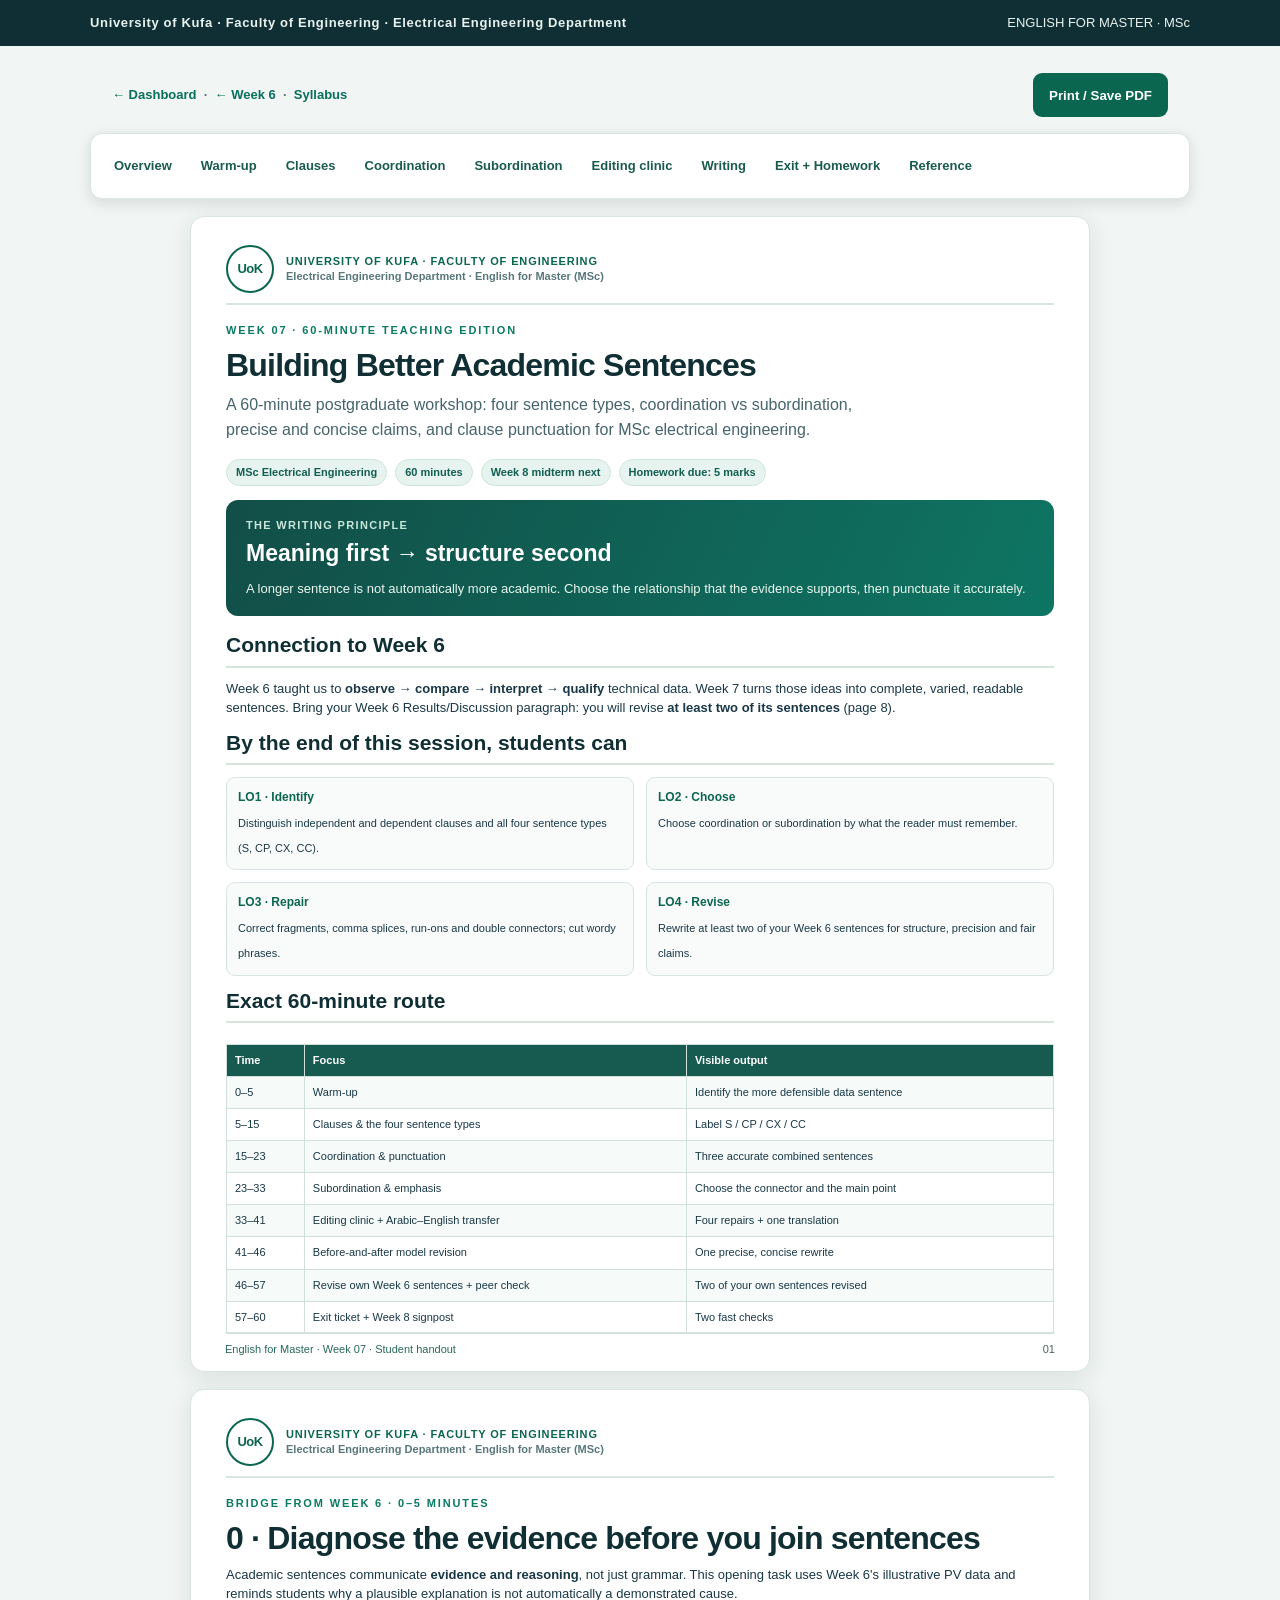
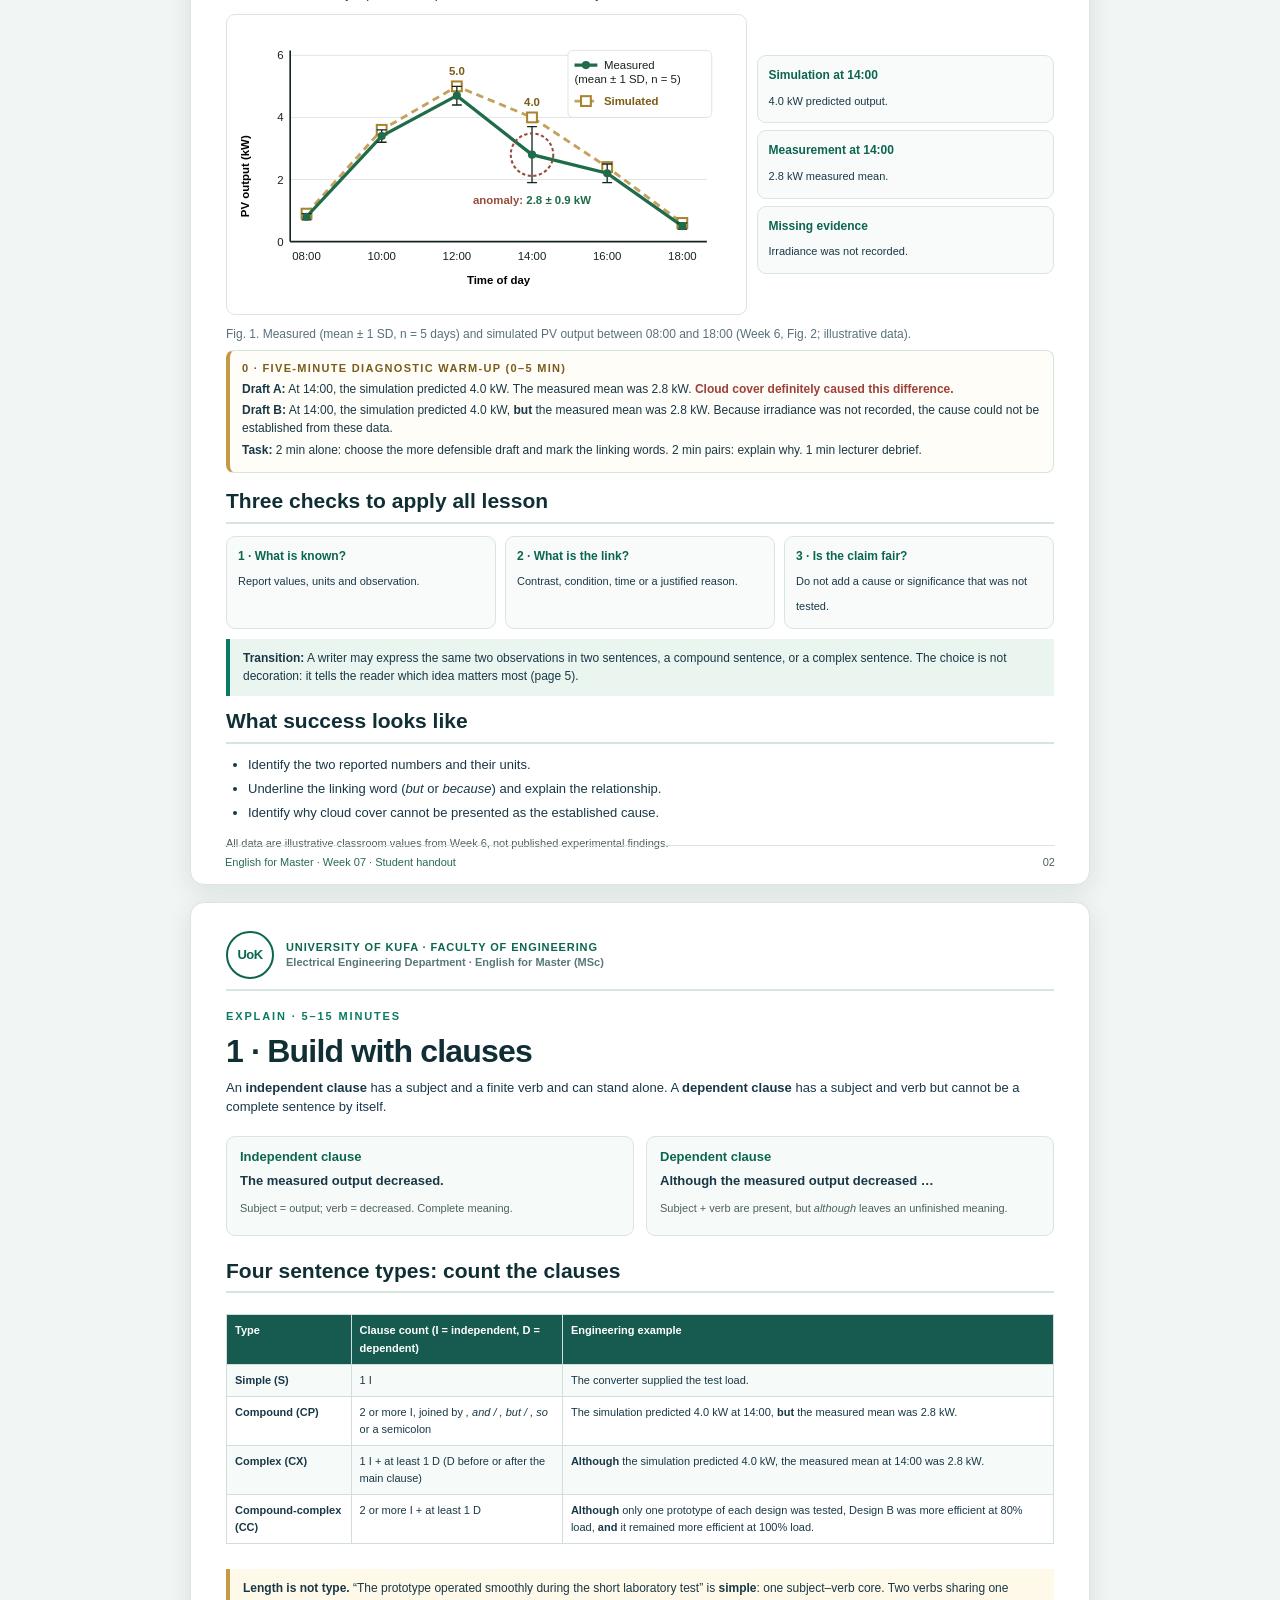
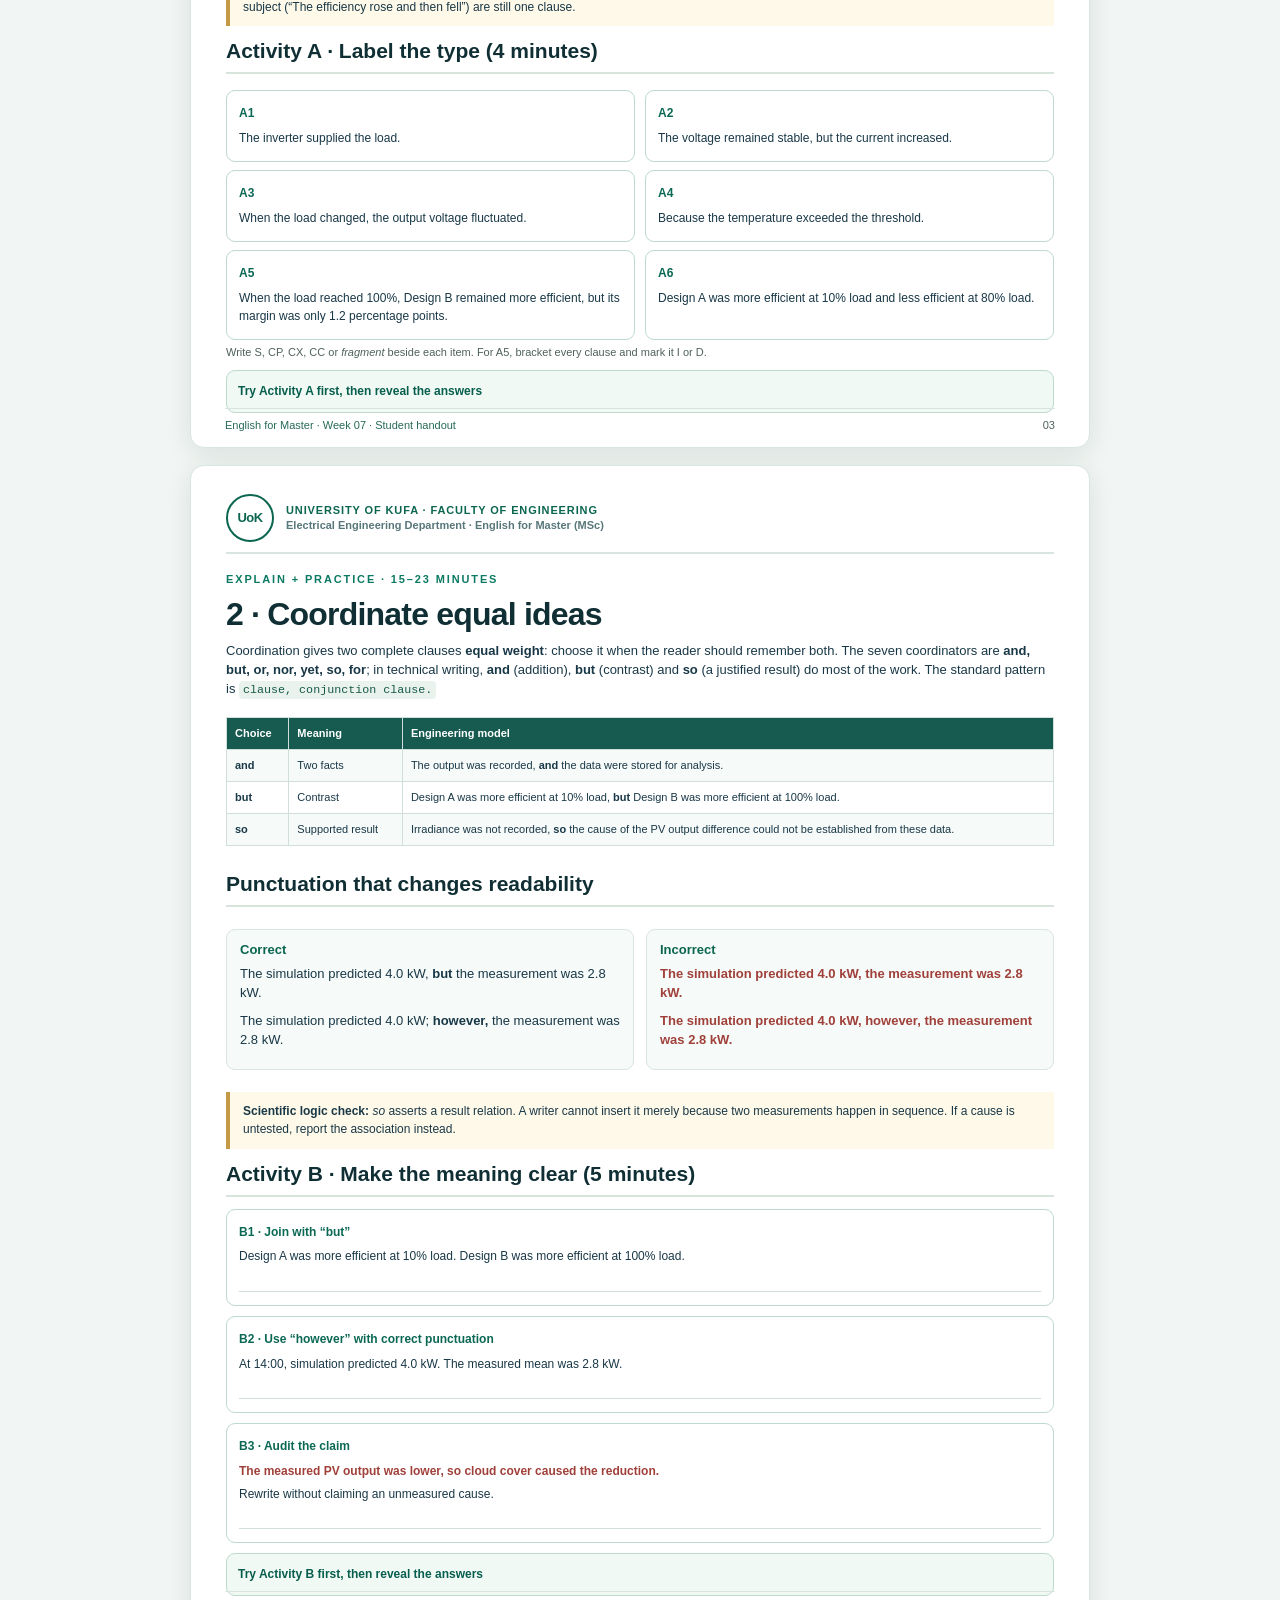
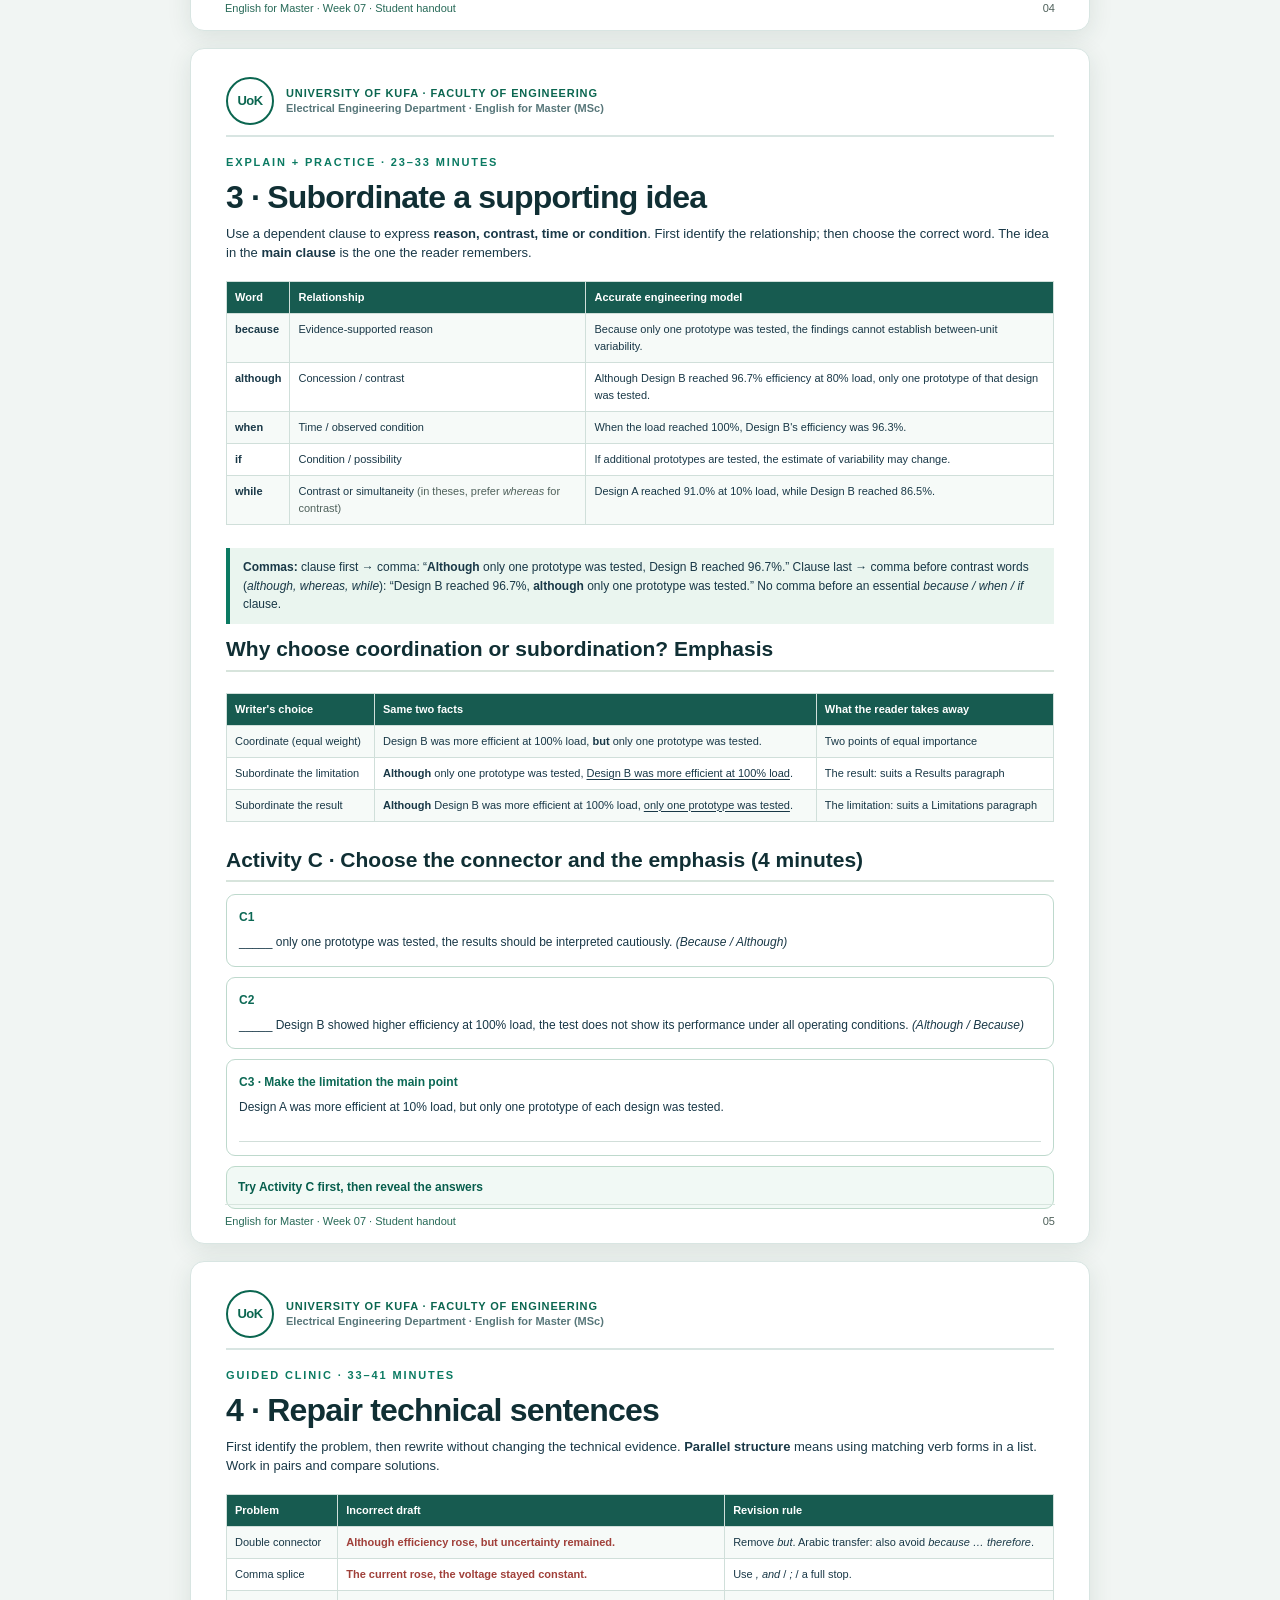
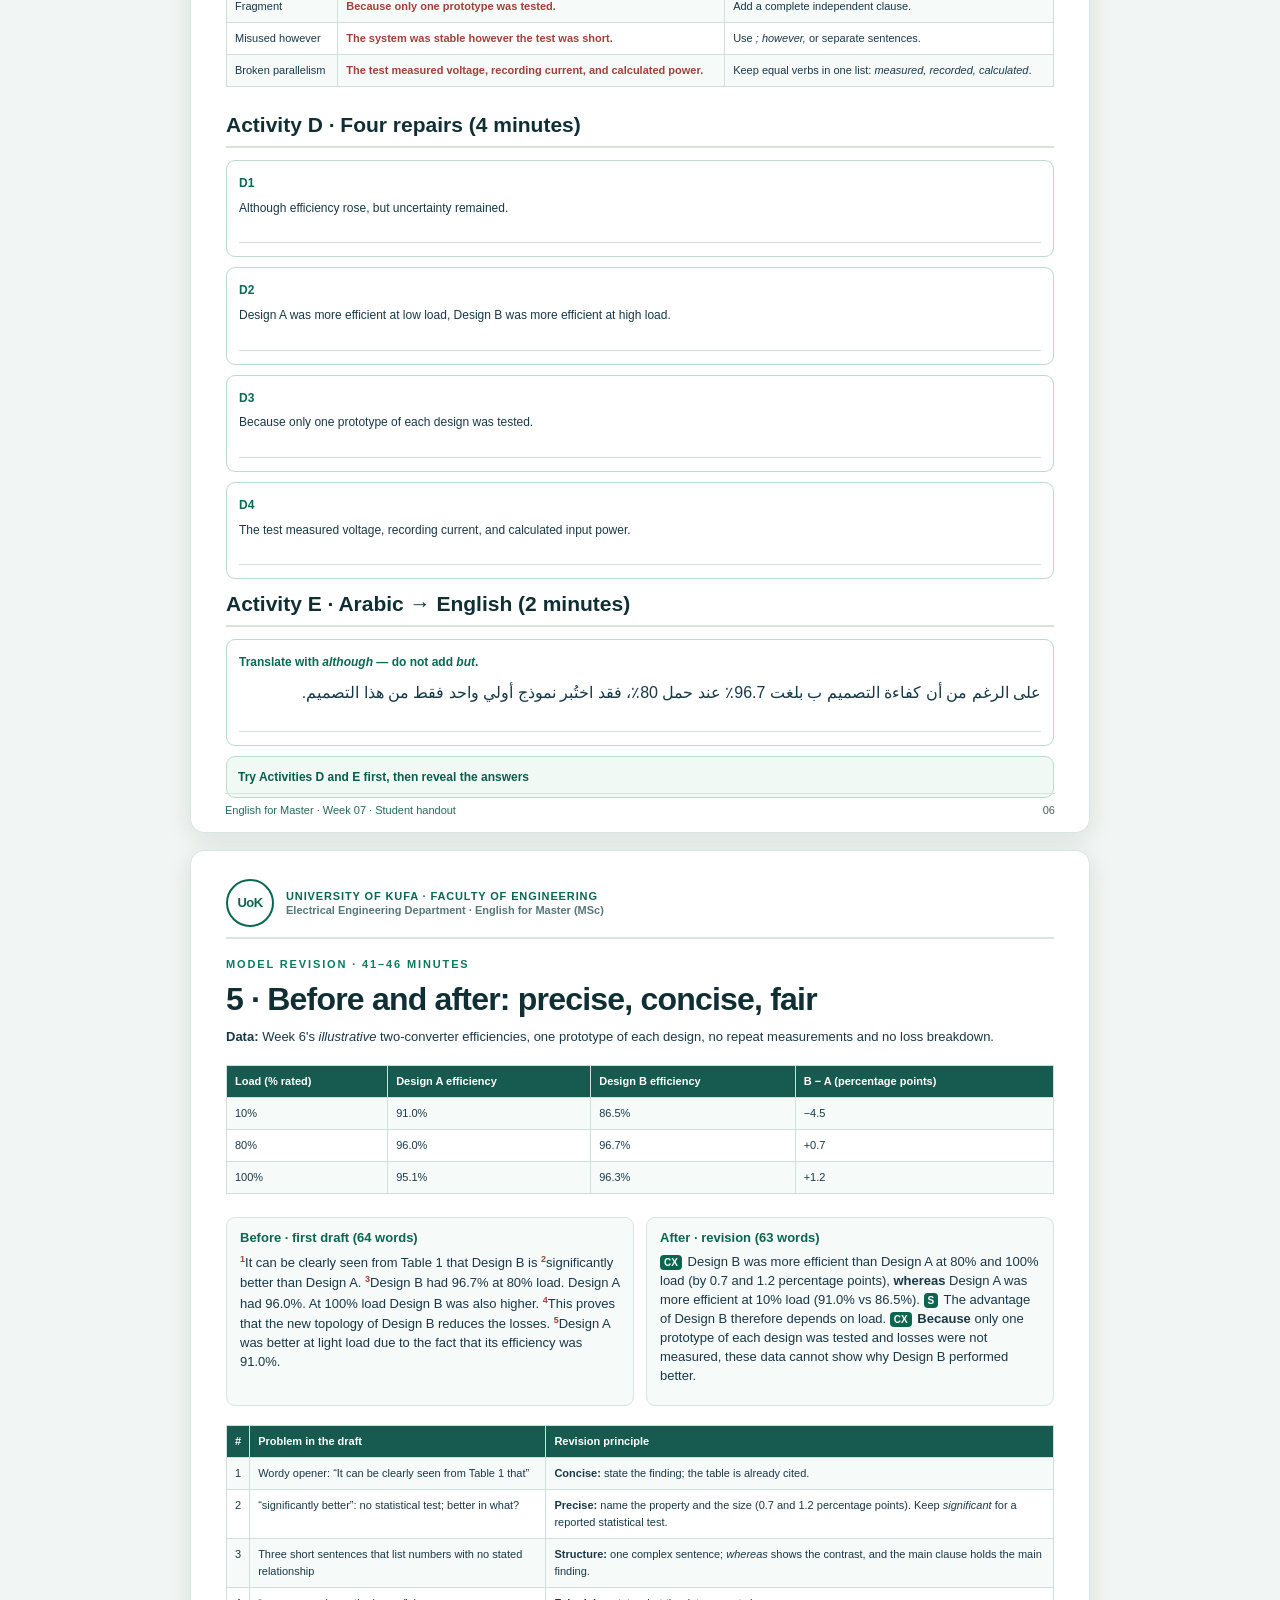
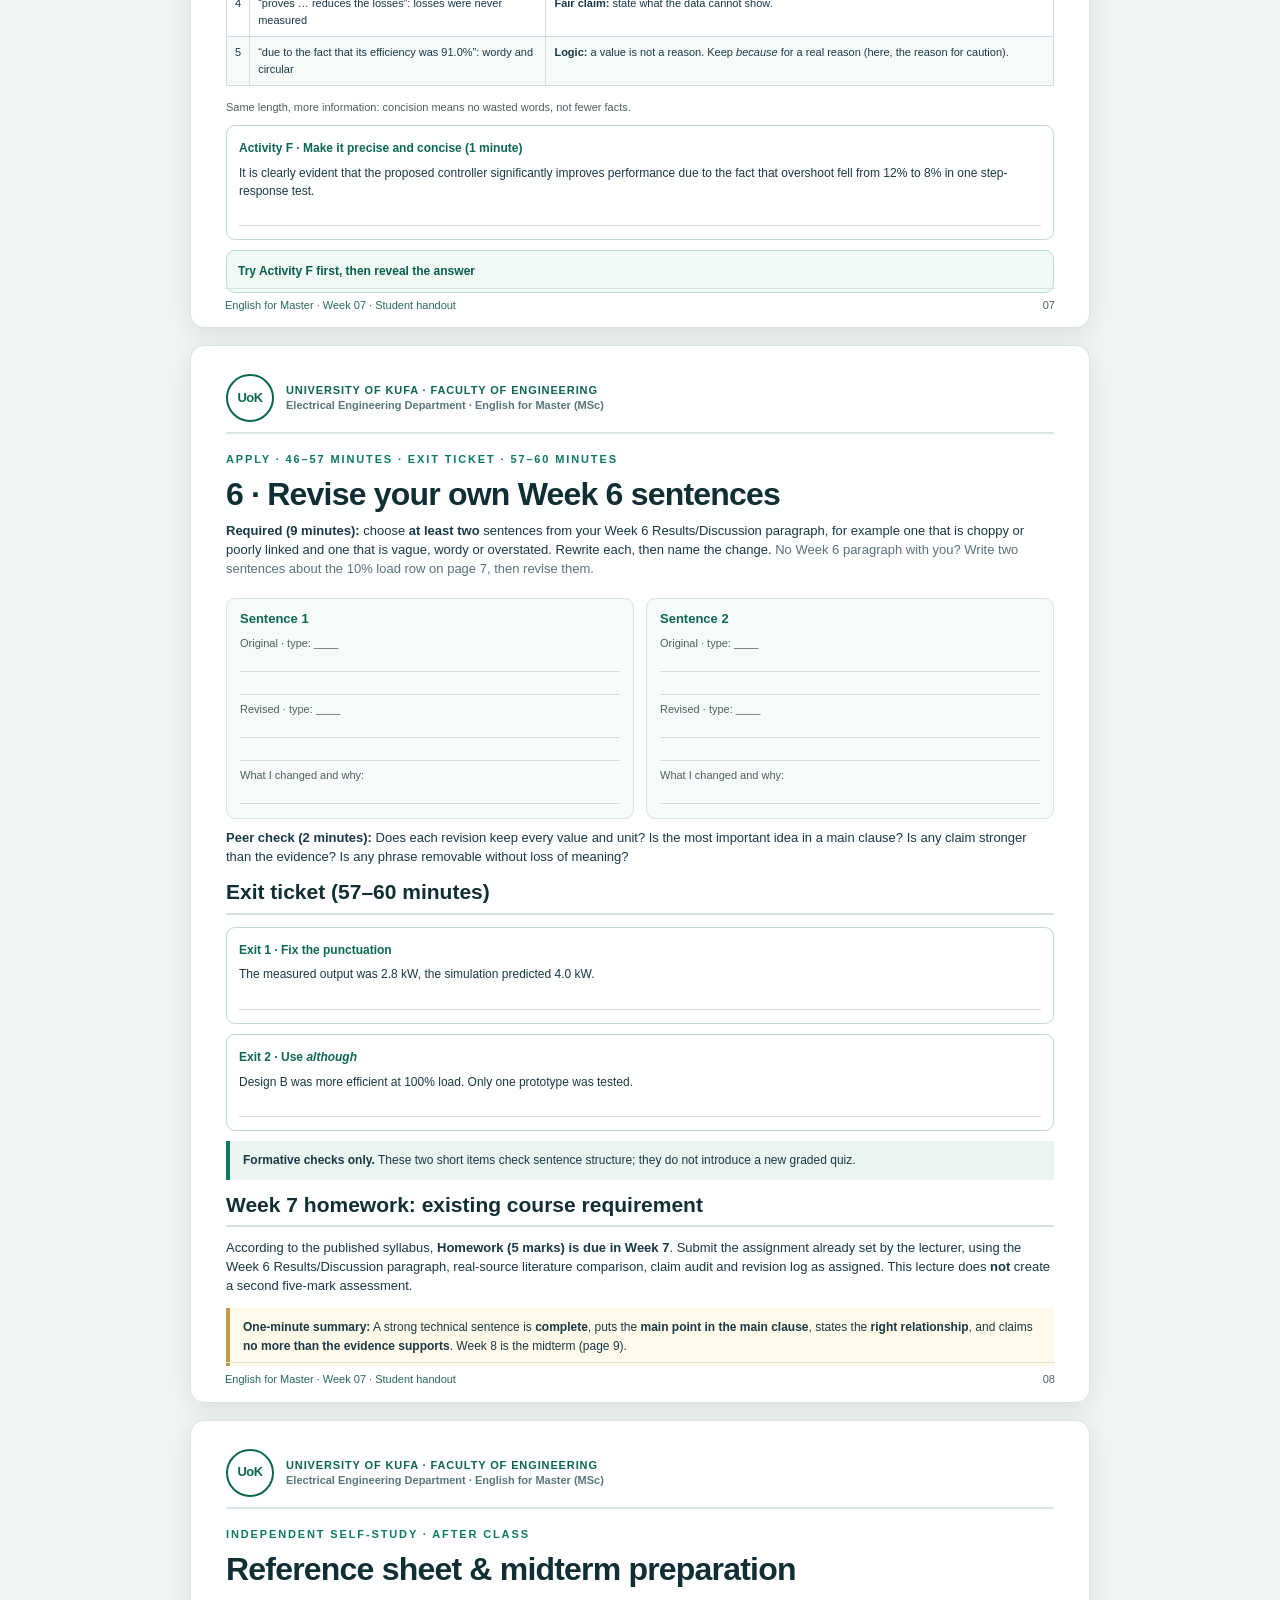
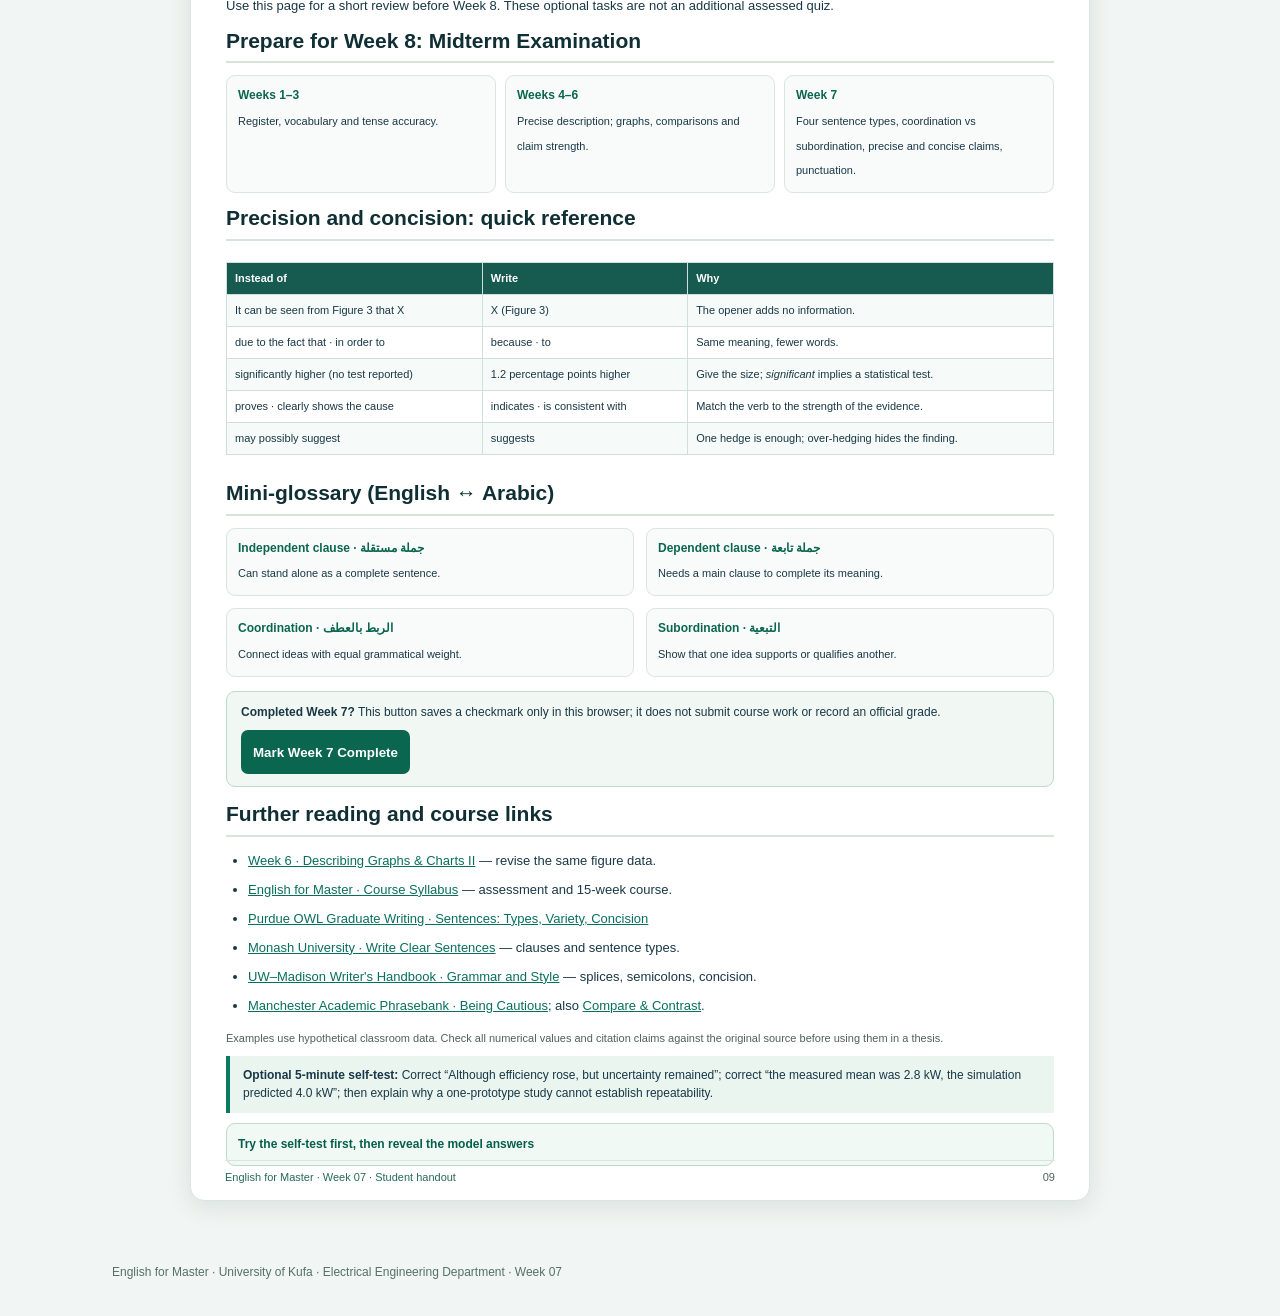
<file: week07.html>
<!DOCTYPE html><html lang="en"><head><meta charset="utf-8"><meta name="viewport" content="width=device-width, initial-scale=1"><meta name="description" content="English for Master, University of Kufa, MSc Electrical Engineering, Week 7: Building Better Academic Sentences"><title>Week 7 | Building Better Academic Sentences | English for Master</title><style>
:root{--ink:#193847;--muted:#58717b;--green:#0b6650;--green2:#0b7a62;--dark:#102f34;--gold:#c49a46;--pale:#edf6f2;--line:#d8e5e2;--canvas:#f1f5f3;--soft:#f6faf8;--warn:#fff9e9}
*{box-sizing:border-box}html{scroll-behavior:smooth}body{margin:0;background:var(--canvas);color:var(--ink);font:16px/1.55 'Segoe UI',Arial,sans-serif}
a{color:#086f5d}a:focus-visible,button:focus-visible,summary:focus-visible{outline:3px solid var(--gold);outline-offset:3px}
.topbar{background:var(--dark);color:#e8f3ee;padding:13px max(20px,calc((100% - 1100px)/2));display:flex;gap:20px;justify-content:space-between;align-items:center;font-size:13px}
.topbar strong{letter-spacing:.05em}.topbar a{color:#f9e4b7;text-decoration:none}
.webhead{max-width:1100px;margin:27px auto 0;padding:0 22px;display:flex;justify-content:space-between;gap:12px;align-items:center}
.webhead .crumb{font-size:13px;color:var(--muted);font-weight:650}.webhead .crumb a{text-decoration:none}
.webhead button{background:var(--green);color:#fff;border:0;border-radius:9px;padding:10px 16px;font-weight:700;cursor:pointer}
.webnav{max-width:1100px;margin:16px auto;padding:10px 15px;background:white;border:1px solid var(--line);border-radius:12px;display:flex;gap:13px;flex-wrap:wrap;box-shadow:0 4px 14px #182b2720}
.webnav a{font-size:13px;text-decoration:none;color:#195b4e;font-weight:650;padding:4px 5px}
main{max-width:1100px;margin:0 auto 45px;padding:0 22px}.sheet{background:#fff;border:1px solid var(--line);box-shadow:0 6px 24px #1c42331b;border-radius:14px;min-height:264mm;margin:17px auto;max-width:900px;padding:28px 35px 24px;position:relative;scroll-margin-top:20px}
.brow{display:flex;align-items:center;gap:12px;padding-bottom:10px;border-bottom:2px solid var(--line);margin-bottom:17px}
.mark{width:48px;height:48px;flex:0 0 48px;border:2px solid var(--green);display:flex;align-items:center;justify-content:center;border-radius:50%;font-size:13px;font-weight:800;color:var(--green);letter-spacing:-.04em}
.brand{font-size:11px;line-height:1.35;font-weight:800;letter-spacing:.08em;text-transform:uppercase;color:var(--green)}.brand span{font-size:9px;font-weight:600;letter-spacing:0;color:#58777a;text-transform:none}
.pagekicker{text-transform:uppercase;font-size:10px;letter-spacing:.17em;color:var(--green2);font-weight:800;margin:6px 0 8px}
h1,h2,h3,p{margin-top:0}h1,.sheet>h2.sh{font-size:32px;line-height:1.13;letter-spacing:-.025em;margin-bottom:10px;color:var(--dark)}.sub{font-size:16px;color:#46646c;max-width:670px;margin-bottom:16px}
h2{font-size:21px;line-height:1.22;color:var(--dark);margin:12px 0 12px;border-bottom:2px solid #d7e4dc;padding-bottom:8px}h3{font-size:13px;color:var(--green);margin:14px 0 5px;text-transform:none}
.sheet>h2.sh{font-size:32px;line-height:1.13;letter-spacing:-.025em;margin:0 0 10px;padding:0;border:0}
p,li{font-size:13px;line-height:1.46}p{margin-bottom:9px}li{margin-bottom:5px}ul,ol{padding-left:22px;margin:8px 0 12px}
.tags{display:flex;gap:8px;flex-wrap:wrap;margin-bottom:14px}.tag{font-size:10px;font-weight:800;color:#125e50;background:#e7f3ef;border:1px solid #cbe5db;border-radius:16px;padding:4px 9px}
.hero{background:linear-gradient(115deg,#124e48 0%,#0e7563 100%);color:#fff;border-radius:12px;padding:17px 20px;margin:11px 0 16px}.hero .small{color:#cae7db;text-transform:uppercase;font-size:10px;letter-spacing:.12em;font-weight:800}.hero h2{font-size:23px;color:white;border:0;margin:5px 0}.hero p{font-size:13px;color:#ebf7ef;margin:0}
.rule{border-left:4px solid var(--gold);padding:10px 13px;background:var(--warn);margin:12px 0;font-size:12px}
.card{background:var(--soft);border:1px solid var(--line);border-radius:9px;padding:10px 13px;margin:10px 0}.card h3{margin-top:0}.callout{background:#eaf5ef;border-left:4px solid var(--green2);padding:10px 13px;margin:10px 0;font-size:12px}
.muted{color:var(--muted)}.small{font-size:11px}.caps{font-size:10px;letter-spacing:.12em;text-transform:uppercase;color:var(--green);font-weight:800}
.grid2{display:grid;grid-template-columns:1fr 1fr;gap:12px}.grid3{display:grid;grid-template-columns:repeat(3,1fr);gap:9px}
.step{border:1px solid var(--line);padding:10px 11px;border-radius:9px;background:#f9fbfa}.step b{display:block;color:var(--green);font-size:12px;margin-bottom:3px}.step span{font-size:11px}
.ql{padding:9px 12px;border:1px solid #bed9cd;border-radius:9px;background:white;margin:10px 0}.ql b{color:#0b6854;font-size:12px}.ql p{margin:5px 0;font-size:12px}
code{color:#175948;background:#e9f2ed;border-radius:4px;padding:2px 4px;font-size:.9em}
.tablewrap{overflow-x:auto}table{border-collapse:collapse;width:100%;margin:9px 0 13px;font-size:11px}th{background:#175b50;color:white;text-align:left;font-weight:800}th,td{border:1px solid #d0dfda;padding:7px 8px;vertical-align:top}tbody tr:nth-child(even){background:#f6faf8}td p{font-size:11px;margin:0}
.good{color:#075f50;font-weight:650}.bad{color:#a0403a;font-weight:650}
.answerbox{background:#e9f5ef;border:1px solid #b8dccf;border-radius:8px;padding:10px 12px;font-size:12px;margin:9px 0}
.answerline{height:21px;border-bottom:1px solid #d1ded9;margin:2px 0 4px}
.indent{margin-left:16px}.micro{font-size:10px;color:#4f615b}
.pageno{position:absolute;bottom:13px;right:34px;left:34px;display:flex;justify-content:space-between;align-items:center;padding-top:8px;border-top:1px solid #d7e5de;font-size:9px;color:#4f615b}
.pageno span:first-child{color:#286a58}
footer.webfoot{max-width:1100px;margin:0 auto;padding:17px 22px 35px;color:#547169;font-size:12px}
@page {size:A4;margin:0}
@media (max-width:720px){.sheet{min-height:0;border-radius:0;padding:22px 17px 40px;margin:12px -12px}.grid2,.grid3{grid-template-columns:1fr}.webhead{align-items:flex-start}.topbar{padding:12px 18px}.brow{margin-bottom:12px}h1,.sheet>h2.sh{font-size:27px}.pageno{position:relative;bottom:auto;left:auto;right:auto;margin-top:20px}}
@media print{
 html,body{margin:0;padding:0;background:white!important;-webkit-print-color-adjust:exact;print-color-adjust:exact}
 .topbar,.webhead,.webnav,.webfoot{display:none!important}
 main{width:210mm;max-width:none;padding:0;margin:0}
 .sheet{height:297mm;min-height:297mm;width:210mm;max-width:none;padding:13mm 15mm 15mm;box-shadow:none;border:0;border-radius:0;margin:0;break-after:page;overflow:hidden}
 .sheet:last-child{break-after:auto}.pageno{left:15mm;right:15mm;bottom:10mm}
 h1,.sheet>h2.sh{font-size:26px}h2{font-size:18px}h3{font-size:12px}.sub{font-size:13px}
 p,li{font-size:11.2px;line-height:1.42}td,th{font-size:10px;padding:6px 7px}.ql p,.rule,.callout{font-size:11px}.step span{font-size:10px}
 .hero{padding:13px 16px}.hero h2{font-size:20px}
 }

/* V4 usability and print refinements */
.skip{position:absolute;left:-9999px;top:10px;z-index:40;background:#fff;color:#064b40;padding:8px}
.skip:focus{left:10px}
.warmup{border:1px solid #d5e5da;border-left:4px solid var(--gold);background:#fffdf7;border-radius:8px;padding:9px 12px;margin:4px 0 15px}
.warmup .caps{color:#7b5c1c}.warmup p{margin:4px 0;font-size:12px}
.selfcheck{border:1px solid #bddacb;background:#f1f9f5;padding:8px 11px;border-radius:9px;margin:10px 0}
.selfcheck summary{cursor:pointer;font-weight:750;font-size:12px;color:#075e4d}
.selfcheck p{font-size:12px;margin:8px 0 3px}
.arabic{font-family:'Noto Naskh Arabic','Amiri',Tahoma,Arial,sans-serif;font-size:16px!important;line-height:1.7!important}
.completion{background:#f1f8f3;border:1px solid #bedace;padding:12px 14px;border-radius:9px;margin:14px 0}
.completion button{border:0;background:var(--green);color:white;border-radius:7px;padding:8px 12px;font-weight:700;cursor:pointer}
.completion p{font-size:12px;margin-bottom:9px}
.lesson-path{font-weight:750;color:var(--green);font-size:12px}
@media print{
 .selfcheck,.completion,.skip{display:none!important}
 p,li{font-size:12.2px;line-height:1.42}
 td,th{font-size:10.6px;padding:6px 7px}
 .ql p,.rule,.callout{font-size:11.5px}
 .arabic{font-size:14px!important}
 .warmup p{font-size:11.2px}
}

@media print{
 .brow{margin-bottom:13px;padding-bottom:8px}
 .pagekicker{margin:3px 0 6px}
 h2{margin:9px 0 9px;padding-bottom:6px}.sheet>h2.sh{margin:0 0 10px;padding:0}
 .ql{margin:7px 0;padding:8px 12px}
 .rule{margin:9px 0;padding:8px 11px}
 .card{margin:8px 0}
 .callout{padding:8px 11px;margin:8px 0}
}

@media screen{
 .webnav a{display:inline-flex;align-items:center;min-height:44px;padding:4px 8px}
 .webhead .crumb a,li a{display:inline-block;min-height:24px;line-height:24px}
 .selfcheck summary{display:block;min-height:24px;padding:3px 0}
 .completion button,.webhead button{min-height:44px}
 .brand span,.pagekicker,.tag,.hero .small,.caps,.micro,.pageno{font-size:11px}
}
@media print{
 #clauses .ql{margin:4px 0;padding:6px 12px}
 #clauses .rule,#clauses .callout{margin:6px 0}
 #clauses .tablewrap table{margin:6px 0 8px}
 #edit .ql{margin:5px 0;padding:6px 12px}
 #edit .answerline{height:17px}
 #edit p{margin-bottom:7px}
 #edit .tablewrap table{margin:6px 0 8px}
}
/* Week 7 workshop revision */
.pvfig{display:grid;grid-template-columns:1.75fr 1fr;gap:10px;align-items:center;margin:10px 0 6px}.pvsvg{border:1px solid var(--line);border-radius:9px;background:#fff;padding:6px}.pvsvg svg{display:block;width:100%;min-width:440px;height:auto}.pvsvg svg text{font-family:Arial,Helvetica,sans-serif}.pvfacts{display:grid;gap:7px}.pvfig figcaption{grid-column:1/-1;font-size:12px;color:var(--muted)}@media(max-width:700px){.pvfig{grid-template-columns:1fr}}@media print{.pvsvg svg{min-width:0}.pvsvg,.pvsvg svg text{-webkit-print-color-adjust:exact;print-color-adjust:exact}}
.alist{gap:0 10px}.alist .ql{margin:4px 0}
.lab{display:inline-block;font-size:10px;font-weight:800;color:#fff;background:var(--green);border-radius:4px;padding:0 4px;margin-right:2px;line-height:1.5}
.bad-draft sup{color:#a0403a;font-weight:800;font-size:9px}
.own .answerline{height:19px}@media print{.own .answerline{height:24px}}.own .micro{margin:6px 0 0}
u{text-decoration-thickness:1px;text-underline-offset:2px}
@media print{
 #overview .tablewrap table{margin:6px 0 8px}#overview td,#overview th{padding:4px 7px}#overview h2{margin:8px 0 8px}
 #subordination .tablewrap table{margin:5px 0 7px}#subordination td,#subordination th{padding:4px 6px}
 #subordination .ql{margin:5px 0;padding:6px 12px}
 #reference .step span,#overview .step span{display:block;line-height:1.4}#reference .tablewrap table{margin:6px 0 8px}#reference td{padding:5px 7px}#subordination .callout,#subordination .rule{margin:6px 0}
}
</style></head><body>
<a class="skip" href="#main">Skip to lesson</a><header><div class="topbar"><strong>University of Kufa · Faculty of Engineering · Electrical Engineering Department</strong><span>ENGLISH FOR MASTER · MSc</span></div>
<div class="webhead"><div class="crumb"><a href="/">← Dashboard</a> &nbsp;·&nbsp; <a href="week06.html">← Week 6</a> &nbsp;·&nbsp; <a href="syllabus.html">Syllabus</a></div><button type="button" onclick="window.print()">Print / Save PDF</button></div></header>
<nav class="webnav" aria-label="Week 7 sections"><a href="#overview">Overview</a><a href="#warmup">Warm-up</a><a href="#clauses">Clauses</a><a href="#coordination">Coordination</a><a href="#subordination">Subordination</a><a href="#edit">Editing clinic</a><a href="#writing">Writing</a><a href="#exit">Exit + Homework</a><a href="#reference">Reference</a></nav><main id="main"><section class="sheet" id="overview" data-page="1"><div class="brow"><div class="mark" aria-label="University of Kufa typographic mark">UoK</div><div class="brand">University of Kufa · Faculty of Engineering<br><span>Electrical Engineering Department · English for Master (MSc)</span></div></div><div class="pagekicker">Week 07 · 60-minute teaching edition</div>
<h1>Building Better Academic Sentences</h1>
<div class="sub">A 60-minute postgraduate workshop: four sentence types, coordination vs subordination, precise and concise claims, and clause punctuation for MSc electrical engineering.</div>
<div class="tags"><span class="tag">MSc Electrical Engineering</span><span class="tag">60 minutes</span><span class="tag">Week 8 midterm next</span><span class="tag">Homework due: 5 marks</span></div>
<div class="hero"><div class="small">The writing principle</div><h2>Meaning first → structure second</h2><p>A longer sentence is not automatically more academic. Choose the relationship that the evidence supports, then punctuate it accurately.</p></div>
<h2>Connection to Week 6</h2><p>Week 6 taught us to <b>observe → compare → interpret → qualify</b> technical data. Week 7 turns those ideas into complete, varied, readable sentences. Bring your Week 6 Results/Discussion paragraph: you will revise <b>at least two of its sentences</b> (page 8).</p>
<h2>By the end of this session, students can</h2>
<div class="grid2"><div class="step"><b>LO1 · Identify</b><span>Distinguish independent and dependent clauses and all four sentence types (S, CP, CX, CC).</span></div><div class="step"><b>LO2 · Choose</b><span>Choose coordination or subordination by what the reader must remember.</span></div><div class="step"><b>LO3 · Repair</b><span>Correct fragments, comma splices, run-ons and double connectors; cut wordy phrases.</span></div><div class="step"><b>LO4 · Revise</b><span>Rewrite at least two of your Week 6 sentences for structure, precision and fair claims.</span></div></div>
<h2>Exact 60-minute route</h2>
<div class="tablewrap"><table><tr><th>Time</th><th>Focus</th><th>Visible output</th></tr>
<tr><td>0–5</td><td>Warm-up</td><td>Identify the more defensible data sentence</td></tr>
<tr><td>5–15</td><td>Clauses &amp; the four sentence types</td><td>Label S / CP / CX / CC</td></tr>
<tr><td>15–23</td><td>Coordination &amp; punctuation</td><td>Three accurate combined sentences</td></tr>
<tr><td>23–33</td><td>Subordination &amp; emphasis</td><td>Choose the connector and the main point</td></tr>
<tr><td>33–41</td><td>Editing clinic + Arabic–English transfer</td><td>Four repairs + one translation</td></tr>
<tr><td>41–46</td><td>Before-and-after model revision</td><td>One precise, concise rewrite</td></tr>
<tr><td>46–57</td><td>Revise own Week 6 sentences + peer check</td><td>Two of your own sentences revised</td></tr>
<tr><td>57–60</td><td>Exit ticket + Week 8 signpost</td><td>Two fast checks</td></tr></table></div>

<div class="pageno"><span>English for Master · Week 07 · Student handout</span><span>01</span></div></section><section class="sheet" id="warmup" data-page="2"><div class="brow"><div class="mark" aria-label="University of Kufa typographic mark">UoK</div><div class="brand">University of Kufa · Faculty of Engineering<br><span>Electrical Engineering Department · English for Master (MSc)</span></div></div><div class="pagekicker">Bridge from Week 6 · 0–5 minutes</div>
<h2 class="sh">0 · Diagnose the evidence before you join sentences</h2>
<p>Academic sentences communicate <b>evidence and reasoning</b>, not just grammar. This opening task uses Week 6's illustrative PV data and reminds students why a plausible explanation is not automatically a demonstrated cause.</p>
<figure class="pvfig"><div class="tablewrap pvsvg" tabindex="0" role="region" aria-label="Fig. 1 graph; scrolls sideways on narrow screens"><svg viewBox="0 0 620 352" role="img" aria-label="Measured (solid green line, circles, error bars) and simulated (dashed gold line, squares) PV output against time of day; both peak at 12:00 and the measured value at 14:00 is anomalously low"><g stroke="#d9e1db"><line x1="70" y1="194" x2="580" y2="194"/><line x1="70" y1="118" x2="580" y2="118"/><line x1="70" y1="42" x2="580" y2="42"/></g><line x1="70" y1="36" x2="70" y2="270" stroke="#17231d" stroke-width="2"/><line x1="70" y1="270" x2="580" y2="270" stroke="#17231d" stroke-width="2"/><g font-size="14" fill="#17231d" text-anchor="end"><text x="62" y="275">0</text><text x="62" y="199">2</text><text x="62" y="123">4</text><text x="62" y="47">6</text></g><g font-size="14" fill="#17231d" text-anchor="middle"><text x="90" y="293">08:00</text><text x="182" y="293">10:00</text><text x="274" y="293">12:00</text><text x="366" y="293">14:00</text><text x="458" y="293">16:00</text><text x="550" y="293">18:00</text></g><polyline points="90,235.8 182,133.2 274,80.0 366,118.0 458,178.8 550,247.2" fill="none" stroke="#c6a15b" stroke-width="3.5" stroke-dasharray="9 6"/><rect x="84" y="229.8" width="12" height="12" fill="#fff" stroke="#a8842f" stroke-width="2.5"/><rect x="176" y="127.2" width="12" height="12" fill="#fff" stroke="#a8842f" stroke-width="2.5"/><rect x="268" y="74.0" width="12" height="12" fill="#fff" stroke="#a8842f" stroke-width="2.5"/><rect x="360" y="112.0" width="12" height="12" fill="#fff" stroke="#a8842f" stroke-width="2.5"/><rect x="452" y="172.8" width="12" height="12" fill="#fff" stroke="#a8842f" stroke-width="2.5"/><rect x="544" y="241.2" width="12" height="12" fill="#fff" stroke="#a8842f" stroke-width="2.5"/><polyline points="90,239.6 182,140.8 274,91.4 366,163.6 458,186.4 550,251.0" fill="none" stroke="#1f6b4a" stroke-width="4"/><g stroke="#17231d" stroke-width="1.6"><line x1="90" y1="235.8" x2="90" y2="243.4"/><line x1="84" y1="235.8" x2="96" y2="235.8"/><line x1="84" y1="243.4" x2="96" y2="243.4"/><line x1="182" y1="133.2" x2="182" y2="148.4"/><line x1="176" y1="133.2" x2="188" y2="133.2"/><line x1="176" y1="148.4" x2="188" y2="148.4"/><line x1="274" y1="80.0" x2="274" y2="102.8"/><line x1="268" y1="80.0" x2="280" y2="80.0"/><line x1="268" y1="102.8" x2="280" y2="102.8"/><line x1="366" y1="129.4" x2="366" y2="197.8"/><line x1="360" y1="129.4" x2="372" y2="129.4"/><line x1="360" y1="197.8" x2="372" y2="197.8"/><line x1="458" y1="175.0" x2="458" y2="197.8"/><line x1="452" y1="175.0" x2="464" y2="175.0"/><line x1="452" y1="197.8" x2="464" y2="197.8"/><line x1="550" y1="247.2" x2="550" y2="254.8"/><line x1="544" y1="247.2" x2="556" y2="247.2"/><line x1="544" y1="254.8" x2="556" y2="254.8"/></g><g fill="#1f6b4a"><circle cx="90" cy="239.6" r="5"/><circle cx="182" cy="140.8" r="5"/><circle cx="274" cy="91.4" r="5"/><circle cx="366" cy="163.6" r="5"/><circle cx="458" cy="186.4" r="5"/><circle cx="550" cy="251.0" r="5"/></g><circle cx="366" cy="163.6" r="26" fill="none" stroke="#934b3b" stroke-width="2.5" stroke-dasharray="4 3"/><text x="366" y="223.8" text-anchor="middle" font-size="14" font-weight="700"><tspan fill="#934b3b">anomaly: </tspan><tspan fill="#1f6b4a">2.8 ± 0.9 kW</tspan></text><g font-size="14" font-weight="700" fill="#7a5c14" text-anchor="middle" stroke="#fff" stroke-width="4" paint-order="stroke"><text x="274" y="66.0">5.0</text><text x="366" y="104.0">4.0</text></g><g font-size="14" fill="#17231d"><rect x="410" y="36" width="176" height="82" fill="#fff" stroke="#d8e0da" rx="6"/><line x1="418" y1="54" x2="446" y2="54" stroke="#1f6b4a" stroke-width="4"/><circle cx="432" cy="54" r="5" fill="#1f6b4a"/><text x="454" y="59">Measured</text><text x="418" y="76" font-size="14">(mean ± 1 SD, n = 5)</text><line x1="418" y1="98" x2="446" y2="98" stroke="#c6a15b" stroke-width="3.5" stroke-dasharray="9 6"/><rect x="426" y="92" width="12" height="12" fill="#fff" stroke="#a8842f" stroke-width="2.5"/><text x="454" y="103" fill="#7a5c14" font-weight="700">Simulated</text></g><text x="325" y="322" text-anchor="middle" font-size="14" font-weight="700">Time of day</text><text transform="translate(20 190) rotate(-90)" text-anchor="middle" font-size="14" font-weight="700">PV output (kW)</text></svg></div><div class="pvfacts"><div class="step"><b>Simulation at 14:00</b><span>4.0 kW predicted output.</span></div><div class="step"><b>Measurement at 14:00</b><span>2.8 kW measured mean.</span></div><div class="step"><b>Missing evidence</b><span>Irradiance was not recorded.</span></div></div><figcaption>Fig. 1. Measured (mean ± 1 SD, n = 5 days) and simulated PV output between 08:00 and 18:00 (Week 6, Fig. 2; illustrative data).</figcaption></figure>
<div class="warmup"><div class="caps">0 · Five-minute diagnostic warm-up (0–5 min)</div>
<p><b>Draft A:</b> At 14:00, the simulation predicted 4.0 kW. The measured mean was 2.8 kW. <span class="bad">Cloud cover definitely caused this difference.</span></p>
<p><b>Draft B:</b> At 14:00, the simulation predicted 4.0 kW, <b>but</b> the measured mean was 2.8 kW. Because irradiance was not recorded, the cause could not be established from these data.</p>
<p><b>Task:</b> 2 min alone: choose the more defensible draft and mark the linking words. 2 min pairs: explain why. 1 min lecturer debrief.</p></div>

<h2>Three checks to apply all lesson</h2>
<div class="grid3"><div class="step"><b>1 · What is known?</b><span>Report values, units and observation.</span></div><div class="step"><b>2 · What is the link?</b><span>Contrast, condition, time or a justified reason.</span></div><div class="step"><b>3 · Is the claim fair?</b><span>Do not add a cause or significance that was not tested.</span></div></div>
<div class="callout"><b>Transition:</b> A writer may express the same two observations in two sentences, a compound sentence, or a complex sentence. The choice is not decoration: it tells the reader which idea matters most (page 5).</div>
<h2>What success looks like</h2>
<ul><li>Identify the two reported numbers and their units.</li><li>Underline the linking word (<em>but</em> or <em>because</em>) and explain the relationship.</li><li>Identify why cloud cover cannot be presented as the established cause.</li></ul>
<p class="micro">All data are illustrative classroom values from Week 6, not published experimental findings.</p>
<div class="pageno"><span>English for Master · Week 07 · Student handout</span><span>02</span></div></section><section class="sheet" id="clauses" data-page="3"><div class="brow"><div class="mark" aria-label="University of Kufa typographic mark">UoK</div><div class="brand">University of Kufa · Faculty of Engineering<br><span>Electrical Engineering Department · English for Master (MSc)</span></div></div><div class="pagekicker">Explain · 5–15 minutes</div>
<h2 class="sh">1 · Build with clauses</h2>
<p>An <b>independent clause</b> has a subject and a finite verb and can stand alone. A <b>dependent clause</b> has a subject and verb but cannot be a complete sentence by itself.</p>
<div class="grid2"><div class="card"><h3>Independent clause</h3><p><b>The measured output decreased.</b></p><p class="micro">Subject = output; verb = decreased. Complete meaning.</p></div><div class="card"><h3>Dependent clause</h3><p><b>Although the measured output decreased …</b></p><p class="micro">Subject + verb are present, but <em>although</em> leaves an unfinished meaning.</p></div></div>
<h2>Four sentence types: count the clauses</h2>
<div class="tablewrap"><table><tr><th>Type</th><th>Clause count (I = independent, D = dependent)</th><th>Engineering example</th></tr>
<tr><td><b>Simple (S)</b></td><td>1 I</td><td>The converter supplied the test load.</td></tr>
<tr><td><b>Compound (CP)</b></td><td>2 or more I, joined by <em>, and / , but / , so</em> or a semicolon</td><td>The simulation predicted 4.0 kW at 14:00, <b>but</b> the measured mean was 2.8 kW.</td></tr>
<tr><td><b>Complex (CX)</b></td><td>1 I + at least 1 D (D before or after the main clause)</td><td><b>Although</b> the simulation predicted 4.0 kW, the measured mean at 14:00 was 2.8 kW.</td></tr>
<tr><td><b>Compound-complex (CC)</b></td><td>2 or more I + at least 1 D</td><td><b>Although</b> only one prototype of each design was tested, Design B was more efficient at 80% load, <b>and</b> it remained more efficient at 100% load.</td></tr></table></div>
<div class="rule"><b>Length is not type.</b> “The prototype operated smoothly during the short laboratory test” is <b>simple</b>: one subject–verb core. Two verbs sharing one subject (“The efficiency rose and then fell”) are still one clause.</div>
<h2>Activity A · Label the type (4 minutes)</h2>
<div class="grid2 alist"><div class="ql"><b>A1</b><p>The inverter supplied the load.</p></div>
<div class="ql"><b>A2</b><p>The voltage remained stable, but the current increased.</p></div>
<div class="ql"><b>A3</b><p>When the load changed, the output voltage fluctuated.</p></div>
<div class="ql"><b>A4</b><p>Because the temperature exceeded the threshold.</p></div>
<div class="ql"><b>A5</b><p>When the load reached 100%, Design B remained more efficient, but its margin was only 1.2 percentage points.</p></div>
<div class="ql"><b>A6</b><p>Design A was more efficient at 10% load and less efficient at 80% load.</p></div></div>
<p class="micro">Write S, CP, CX, CC or <em>fragment</em> beside each item. For A5, bracket every clause and mark it I or D.</p>
<details class="selfcheck"><summary>Try Activity A first, then reveal the answers</summary><p>A1 = S. A2 = CP. A3 = CX. A4 = fragment: a <em>because</em> clause needs a main clause. A5 = CC: [When the load reached 100%] D + [Design B remained more efficient] I + [its margin was only 1.2 percentage points] I. A6 = S: one subject (<em>Design A</em>) with two linked complements; <em>and</em> does not create a second clause here.</p></details>
<div class="pageno"><span>English for Master · Week 07 · Student handout</span><span>03</span></div></section><section class="sheet" id="coordination" data-page="4"><div class="brow"><div class="mark" aria-label="University of Kufa typographic mark">UoK</div><div class="brand">University of Kufa · Faculty of Engineering<br><span>Electrical Engineering Department · English for Master (MSc)</span></div></div><div class="pagekicker">Explain + practice · 15–23 minutes</div>
<h2 class="sh">2 · Coordinate equal ideas</h2>
<p>Coordination gives two complete clauses <b>equal weight</b>: choose it when the reader should remember both. The seven coordinators are <b>and, but, or, nor, yet, so, for</b>; in technical writing, <b>and</b> (addition), <b>but</b> (contrast) and <b>so</b> (a justified result) do most of the work. The standard pattern is <code>clause, conjunction clause.</code></p>
<div class="tablewrap"><table><tr><th>Choice</th><th>Meaning</th><th>Engineering model</th></tr>
<tr><td><b>and</b></td><td>Two facts</td><td>The output was recorded, <b>and</b> the data were stored for analysis.</td></tr>
<tr><td><b>but</b></td><td>Contrast</td><td>Design A was more efficient at 10% load, <b>but</b> Design B was more efficient at 100% load.</td></tr>
<tr><td><b>so</b></td><td>Supported result</td><td>Irradiance was not recorded, <b>so</b> the cause of the PV output difference could not be established from these data.</td></tr></table></div>
<h2>Punctuation that changes readability</h2>
<div class="grid2"><div class="card"><h3>Correct</h3><p>The simulation predicted 4.0 kW, <b>but</b> the measurement was 2.8 kW.</p><p>The simulation predicted 4.0 kW; <b>however,</b> the measurement was 2.8 kW.</p></div><div class="card"><h3>Incorrect</h3><p class="bad">The simulation predicted 4.0 kW, the measurement was 2.8 kW.</p><p class="bad">The simulation predicted 4.0 kW, however, the measurement was 2.8 kW.</p></div></div>
<div class="rule"><b>Scientific logic check:</b> <em>so</em> asserts a result relation. A writer cannot insert it merely because two measurements happen in sequence. If a cause is untested, report the association instead.</div>
<h2>Activity B · Make the meaning clear (5 minutes)</h2>
<div class="ql"><b>B1 · Join with “but”</b><p>Design A was more efficient at 10% load. Design B was more efficient at 100% load.</p><div class="answerline"></div></div>
<div class="ql"><b>B2 · Use “however” with correct punctuation</b><p>At 14:00, simulation predicted 4.0 kW. The measured mean was 2.8 kW.</p><div class="answerline"></div></div>
<div class="ql"><b>B3 · Audit the claim</b><p class="bad">The measured PV output was lower, so cloud cover caused the reduction.</p><p>Rewrite without claiming an unmeasured cause.</p><div class="answerline"></div></div>
<details class="selfcheck"><summary>Try Activity B first, then reveal the answers</summary><p><b>B1:</b> Design A was more efficient at 10% load, but Design B was more efficient at 100% load. <b>B2:</b> At 14:00, the simulation predicted 4.0 kW; however, the measured mean was 2.8 kW. <b>B3:</b> The measured mean was below the prediction at 14:00, but the cause could not be established because irradiance was not recorded.</p></details>
<div class="pageno"><span>English for Master · Week 07 · Student handout</span><span>04</span></div></section><section class="sheet" id="subordination" data-page="5"><div class="brow"><div class="mark" aria-label="University of Kufa typographic mark">UoK</div><div class="brand">University of Kufa · Faculty of Engineering<br><span>Electrical Engineering Department · English for Master (MSc)</span></div></div><div class="pagekicker">Explain + practice · 23–33 minutes</div>
<h2 class="sh">3 · Subordinate a supporting idea</h2>
<p>Use a dependent clause to express <b>reason, contrast, time or condition</b>. First identify the relationship; then choose the correct word. The idea in the <b>main clause</b> is the one the reader remembers.</p>
<div class="tablewrap"><table><tr><th>Word</th><th>Relationship</th><th>Accurate engineering model</th></tr>
<tr><td><b>because</b></td><td>Evidence-supported reason</td><td>Because only one prototype was tested, the findings cannot establish between-unit variability.</td></tr>
<tr><td><b>although</b></td><td>Concession / contrast</td><td>Although Design B reached 96.7% efficiency at 80% load, only one prototype of that design was tested.</td></tr>
<tr><td><b>when</b></td><td>Time / observed condition</td><td>When the load reached 100%, Design B's efficiency was 96.3%.</td></tr>
<tr><td><b>if</b></td><td>Condition / possibility</td><td>If additional prototypes are tested, the estimate of variability may change.</td></tr>
<tr><td><b>while</b></td><td>Contrast or simultaneity <span class="micro">(in theses, prefer <em>whereas</em> for contrast)</span></td><td>Design A reached 91.0% at 10% load, while Design B reached 86.5%.</td></tr></table></div>
<div class="callout"><b>Commas:</b> clause first → comma: “<b>Although</b> only one prototype was tested, Design B reached 96.7%.” Clause last → comma before contrast words (<em>although, whereas, while</em>): “Design B reached 96.7%, <b>although</b> only one prototype was tested.” No comma before an essential <em>because / when / if</em> clause.</div>
<h2>Why choose coordination or subordination? Emphasis</h2>
<div class="tablewrap"><table class="emph"><tr><th>Writer's choice</th><th>Same two facts</th><th>What the reader takes away</th></tr>
<tr><td>Coordinate (equal weight)</td><td>Design B was more efficient at 100% load, <b>but</b> only one prototype was tested.</td><td>Two points of equal importance</td></tr>
<tr><td>Subordinate the limitation</td><td><b>Although</b> only one prototype was tested, <u>Design B was more efficient at 100% load</u>.</td><td>The result: suits a Results paragraph</td></tr>
<tr><td>Subordinate the result</td><td><b>Although</b> Design B was more efficient at 100% load, <u>only one prototype was tested</u>.</td><td>The limitation: suits a Limitations paragraph</td></tr></table></div>
<h2>Activity C · Choose the connector and the emphasis (4 minutes)</h2>
<div class="ql"><b>C1</b><p>_____ only one prototype was tested, the results should be interpreted cautiously. <em>(Because / Although)</em></p></div>
<div class="ql"><b>C2</b><p>_____ Design B showed higher efficiency at 100% load, the test does not show its performance under all operating conditions. <em>(Although / Because)</em></p></div>
<div class="ql"><b>C3 · Make the limitation the main point</b><p>Design A was more efficient at 10% load, but only one prototype of each design was tested.</p><div class="answerline"></div></div>
<details class="selfcheck"><summary>Try Activity C first, then reveal the answers</summary><p>C1 = Because (the single prototype is the reason for caution). C2 = Although (concession: the result is real but limited). C3 = Although Design A was more efficient at 10% load, only one prototype of each design was tested. The limitation is now in the main clause, so it carries the emphasis.</p></details>
<div class="pageno"><span>English for Master · Week 07 · Student handout</span><span>05</span></div></section><section class="sheet" id="edit" data-page="6"><div class="brow"><div class="mark" aria-label="University of Kufa typographic mark">UoK</div><div class="brand">University of Kufa · Faculty of Engineering<br><span>Electrical Engineering Department · English for Master (MSc)</span></div></div><div class="pagekicker">Guided clinic · 33–41 minutes</div>
<h2 class="sh">4 · Repair technical sentences</h2>
<p>First identify the problem, then rewrite without changing the technical evidence. <b>Parallel structure</b> means using matching verb forms in a list. Work in pairs and compare solutions.</p>
<div class="tablewrap"><table><tr><th>Problem</th><th>Incorrect draft</th><th>Revision rule</th></tr>
<tr><td>Double connector</td><td class="bad">Although efficiency rose, but uncertainty remained.</td><td>Remove <em>but</em>. Arabic transfer: also avoid <em>because … therefore</em>.</td></tr>
<tr><td>Comma splice</td><td class="bad">The current rose, the voltage stayed constant.</td><td>Use <em>, and</em> / <em>;</em> / a full stop.</td></tr>
<tr><td>Fragment</td><td class="bad">Because only one prototype was tested.</td><td>Add a complete independent clause.</td></tr>
<tr><td>Misused however</td><td class="bad">The system was stable however the test was short.</td><td>Use <em>; however,</em> or separate sentences.</td></tr>
<tr><td>Broken parallelism</td><td class="bad">The test measured voltage, recording current, and calculated power.</td><td>Keep equal verbs in one list: <em>measured, recorded, calculated</em>.</td></tr></table></div>
<h2>Activity D · Four repairs (4 minutes)</h2>
<div class="ql"><b>D1</b><p>Although efficiency rose, but uncertainty remained.</p><div class="answerline"></div></div>
<div class="ql"><b>D2</b><p>Design A was more efficient at low load, Design B was more efficient at high load.</p><div class="answerline"></div></div>
<div class="ql"><b>D3</b><p>Because only one prototype of each design was tested.</p><div class="answerline"></div></div>
<div class="ql"><b>D4</b><p>The test measured voltage, recording current, and calculated input power.</p><div class="answerline"></div></div>
<h2>Activity E · Arabic → English (2 minutes)</h2>
<div class="ql"><b>Translate with <em>although</em> — do not add <em>but</em>.</b><p class="arabic" dir="rtl" lang="ar" style="text-align:right">على الرغم من أن كفاءة التصميم ب بلغت 96.7٪ عند حمل 80٪، فقد اختُبر نموذج أولي واحد فقط من هذا التصميم.</p><div class="answerline"></div></div>
<details class="selfcheck"><summary>Try Activities D and E first, then reveal the answers</summary><p><b>D1:</b> Although efficiency rose, uncertainty remained. <b>D2:</b> Design A was more efficient at low load, but Design B was more efficient at high load. <b>D3:</b> Because only one prototype of each design was tested, generalisation is limited. <b>D4:</b> The test measured voltage, recorded current, and calculated input power. <b>E:</b> Although Design B reached 96.7% efficiency at 80% load, only one prototype of this design was tested.</p></details>

<div class="pageno"><span>English for Master · Week 07 · Student handout</span><span>06</span></div></section><section class="sheet" id="writing" data-page="7"><div class="brow"><div class="mark" aria-label="University of Kufa typographic mark">UoK</div><div class="brand">University of Kufa · Faculty of Engineering<br><span>Electrical Engineering Department · English for Master (MSc)</span></div></div><div class="pagekicker">Model revision · 41–46 minutes</div>
<h2 class="sh">5 · Before and after: precise, concise, fair</h2>
<p><b>Data:</b> Week 6's <em>illustrative</em> two-converter efficiencies, one prototype of each design, no repeat measurements and no loss breakdown.</p>
<div class="tablewrap"><table><tr><th>Load (% rated)</th><th>Design A efficiency</th><th>Design B efficiency</th><th>B − A (percentage points)</th></tr><tr><td>10%</td><td>91.0%</td><td>86.5%</td><td>−4.5</td></tr><tr><td>80%</td><td>96.0%</td><td>96.7%</td><td>+0.7</td></tr><tr><td>100%</td><td>95.1%</td><td>96.3%</td><td>+1.2</td></tr></table></div>
<div class="grid2"><div class="card"><h3>Before · first draft (64 words)</h3><p class="bad-draft"><sup>1</sup>It can be clearly seen from Table 1 that Design B is <sup>2</sup>significantly better than Design A. <sup>3</sup>Design B had 96.7% at 80% load. Design A had 96.0%. At 100% load Design B was also higher. <sup>4</sup>This proves that the new topology of Design B reduces the losses. <sup>5</sup>Design A was better at light load due to the fact that its efficiency was 91.0%.</p></div><div class="card"><h3>After · revision (63 words)</h3><p><span class="lab">CX</span> Design B was more efficient than Design A at 80% and 100% load (by 0.7 and 1.2 percentage points), <b>whereas</b> Design A was more efficient at 10% load (91.0% vs 86.5%). <span class="lab">S</span> The advantage of Design B therefore depends on load. <span class="lab">CX</span> <b>Because</b> only one prototype of each design was tested and losses were not measured, these data cannot show why Design B performed better.</p></div></div>
<div class="tablewrap"><table><tr><th>#</th><th>Problem in the draft</th><th>Revision principle</th></tr>
<tr><td>1</td><td>Wordy opener: “It can be clearly seen from Table 1 that”</td><td><b>Concise:</b> state the finding; the table is already cited.</td></tr>
<tr><td>2</td><td>“significantly better”: no statistical test; better in what?</td><td><b>Precise:</b> name the property and the size (0.7 and 1.2 percentage points). Keep <em>significant</em> for a reported statistical test.</td></tr>
<tr><td>3</td><td>Three short sentences that list numbers with no stated relationship</td><td><b>Structure:</b> one complex sentence; <em>whereas</em> shows the contrast, and the main clause holds the main finding.</td></tr>
<tr><td>4</td><td>“proves … reduces the losses”: losses were never measured</td><td><b>Fair claim:</b> state what the data cannot show.</td></tr>
<tr><td>5</td><td>“due to the fact that its efficiency was 91.0%”: wordy and circular</td><td><b>Logic:</b> a value is not a reason. Keep <em>because</em> for a real reason (here, the reason for caution).</td></tr></table></div>
<p class="micro">Same length, more information: concision means no wasted words, not fewer facts.</p>
<div class="ql"><b>Activity F · Make it precise and concise (1 minute)</b><p>It is clearly evident that the proposed controller significantly improves performance due to the fact that overshoot fell from 12% to 8% in one step-response test.</p><div class="answerline"></div></div>
<details class="selfcheck"><summary>Try Activity F first, then reveal the answer</summary><p>In one step-response test, the proposed controller reduced overshoot from 12% to 8%. (Delete the empty opener and <em>significantly</em>; name the measured quantity; keep the one-test limit visible.)</p></details>
<div class="pageno"><span>English for Master · Week 07 · Student handout</span><span>07</span></div></section><section class="sheet" id="exit" data-page="8"><div class="brow"><div class="mark" aria-label="University of Kufa typographic mark">UoK</div><div class="brand">University of Kufa · Faculty of Engineering<br><span>Electrical Engineering Department · English for Master (MSc)</span></div></div><div class="pagekicker">Apply · 46–57 minutes · Exit ticket · 57–60 minutes</div>
<h2 class="sh">6 · Revise your own Week 6 sentences</h2>
<p><b>Required (9 minutes):</b> choose <b>at least two</b> sentences from your Week 6 Results/Discussion paragraph, for example one that is choppy or poorly linked and one that is vague, wordy or overstated. Rewrite each, then name the change. <span class="muted">No Week 6 paragraph with you? Write two sentences about the 10% load row on page 7, then revise them.</span></p>
<div class="grid2 own"><div class="card"><h3>Sentence 1</h3><p class="micro">Original · type: ____</p><div class="answerline"></div><div class="answerline"></div><p class="micro">Revised · type: ____</p><div class="answerline"></div><div class="answerline"></div><p class="micro">What I changed and why:</p><div class="answerline"></div></div><div class="card"><h3>Sentence 2</h3><p class="micro">Original · type: ____</p><div class="answerline"></div><div class="answerline"></div><p class="micro">Revised · type: ____</p><div class="answerline"></div><div class="answerline"></div><p class="micro">What I changed and why:</p><div class="answerline"></div></div></div>
<p><b>Peer check (2 minutes):</b> Does each revision keep every value and unit? Is the most important idea in a main clause? Is any claim stronger than the evidence? Is any phrase removable without loss of meaning?</p>
<h2>Exit ticket (57–60 minutes)</h2>
<div class="ql"><b>Exit 1 · Fix the punctuation</b><p>The measured output was 2.8 kW, the simulation predicted 4.0 kW.</p><div class="answerline"></div></div>
<div class="ql"><b>Exit 2 · Use <em>although</em></b><p>Design B was more efficient at 100% load. Only one prototype was tested.</p><div class="answerline"></div></div>
<div class="callout"><b>Formative checks only.</b> These two short items check sentence structure; they do not introduce a new graded quiz.</div>
<h2>Week 7 homework: existing course requirement</h2>
<p>According to the published syllabus, <b>Homework (5 marks) is due in Week 7</b>. Submit the assignment already set by the lecturer, using the Week 6 Results/Discussion paragraph, real-source literature comparison, claim audit and revision log as assigned. This lecture does <b>not</b> create a second five-mark assessment.</p>
<div class="rule"><b>One-minute summary:</b> A strong technical sentence is <b>complete</b>, puts the <b>main point in the main clause</b>, states the <b>right relationship</b>, and claims <b>no more than the evidence supports</b>. Week 8 is the midterm (page 9).</div>
<div class="pageno"><span>English for Master · Week 07 · Student handout</span><span>08</span></div></section><section class="sheet" id="reference" data-page="9"><div class="brow"><div class="mark" aria-label="University of Kufa typographic mark">UoK</div><div class="brand">University of Kufa · Faculty of Engineering<br><span>Electrical Engineering Department · English for Master (MSc)</span></div></div><div class="pagekicker">Independent self-study · after class</div>
<h2 class="sh">Reference sheet &amp; midterm preparation</h2>
<p>Use this page for a short review before Week 8. These optional tasks are not an additional assessed quiz.</p>
<h2>Prepare for Week 8: Midterm Examination</h2>
<div class="grid3"><div class="step"><b>Weeks 1–3</b><span>Register, vocabulary and tense accuracy.</span></div><div class="step"><b>Weeks 4–6</b><span>Precise description; graphs, comparisons and claim strength.</span></div><div class="step"><b>Week 7</b><span>Four sentence types, coordination vs subordination, precise and concise claims, punctuation.</span></div></div>
<h2>Precision and concision: quick reference</h2>
<div class="tablewrap"><table><tr><th>Instead of</th><th>Write</th><th>Why</th></tr>
<tr><td>It can be seen from Figure 3 that X</td><td>X (Figure 3)</td><td>The opener adds no information.</td></tr>
<tr><td>due to the fact that · in order to</td><td>because · to</td><td>Same meaning, fewer words.</td></tr>
<tr><td>significantly higher (no test reported)</td><td>1.2 percentage points higher</td><td>Give the size; <em>significant</em> implies a statistical test.</td></tr>
<tr><td>proves · clearly shows the cause</td><td>indicates · is consistent with</td><td>Match the verb to the strength of the evidence.</td></tr>
<tr><td>may possibly suggest</td><td>suggests</td><td>One hedge is enough; over-hedging hides the finding.</td></tr></table></div>
<h2>Mini-glossary (English ↔ Arabic)</h2>
<div class="grid2"><div class="step"><b>Independent clause · جملة مستقلة</b><span>Can stand alone as a complete sentence.</span></div><div class="step"><b>Dependent clause · جملة تابعة</b><span>Needs a main clause to complete its meaning.</span></div><div class="step"><b>Coordination · الربط بالعطف</b><span>Connect ideas with equal grammatical weight.</span></div><div class="step"><b>Subordination · التبعية</b><span>Show that one idea supports or qualifies another.</span></div></div>
<div class="completion"><p><b>Completed Week 7?</b> This button saves a checkmark only in this browser; it does not submit course work or record an official grade.</p><button type="button" id="complete-week07" aria-pressed="false">Mark Week 7 Complete</button><span id="complete-status" role="status" aria-live="polite"></span></div>
<h2>Further reading and course links</h2>
<ul><li><a href="week06.html">Week 6 · Describing Graphs &amp; Charts II</a> — revise the same figure data.</li>
<li><a href="syllabus.html">English for Master · Course Syllabus</a> — assessment and 15-week course.</li>
<li><a href="https://owl.purdue.edu/owl/graduate_writing/thesis_and_dissertation/sentences_types_variety_concision.html">Purdue OWL Graduate Writing · Sentences: Types, Variety, Concision</a></li>
<li><a href="https://www.monash.edu/student-academic-success/excel-at-writing/improve-your-writing/write-clearly/write-clear-sentences">Monash University · Write Clear Sentences</a> — clauses and sentence types.</li>
<li><a href="https://writing.wisc.edu/handbook/grammarandstyle/">UW–Madison Writer's Handbook · Grammar and Style</a> — splices, semicolons, concision.</li>
<li><a href="https://www.phrasebank.manchester.ac.uk/using-cautious-language/">Manchester Academic Phrasebank · Being Cautious</a>; also <a href="https://www.phrasebank.manchester.ac.uk/compare-and-contrast/">Compare &amp; Contrast</a>.</li></ul>
<p class="micro">Examples use hypothetical classroom data. Check all numerical values and citation claims against the original source before using them in a thesis.</p>

<div class="callout"><b>Optional 5-minute self-test:</b> Correct “Although efficiency rose, but uncertainty remained”; correct “the measured mean was 2.8 kW, the simulation predicted 4.0 kW”; then explain why a one-prototype study cannot establish repeatability.</div>
<details class="selfcheck"><summary>Try the self-test first, then reveal the model answers</summary><p>“Although efficiency rose, uncertainty remained.” · “The measured mean was 2.8 kW, but the simulation predicted 4.0 kW.” · One prototype per design does not show between-unit variation or repeatability.</p></details>
<div class="pageno"><span>English for Master · Week 07 · Student handout</span><span>09</span></div></section></main><footer class="webfoot">English for Master · University of Kufa · Electrical Engineering Department · Week 07</footer>
<script>
(function(){
/* Answers open only by a deliberate click or key press on the summary; Ctrl+F auto-expansion is undone. */
document.querySelectorAll('details.selfcheck').forEach(function(d){
const s=d.querySelector('summary');let intent=false;
s.addEventListener('click',function(){intent=true;});
d.addEventListener('toggle',function(){if(d.open&&!intent){d.open=false;}intent=false;});
});
})();
(function(){
const button=document.getElementById('complete-week07');const status=document.getElementById('complete-status');
if(!button||!status)return;
const key='english-for-master-week07-complete';
function paint(done){button.setAttribute('aria-pressed',done?'true':'false');button.textContent=done?'Week 7 Completed ✓':'Mark Week 7 Complete';status.textContent=done?' · Saved in this browser':'';}
let done=false;try{done=localStorage.getItem(key)==='yes'}catch(e){}paint(done);
button.addEventListener('click',function(){done=!done;try{localStorage.setItem(key,done?'yes':'no')}catch(e){}paint(done);});
})();
</script></body></html>
</file>
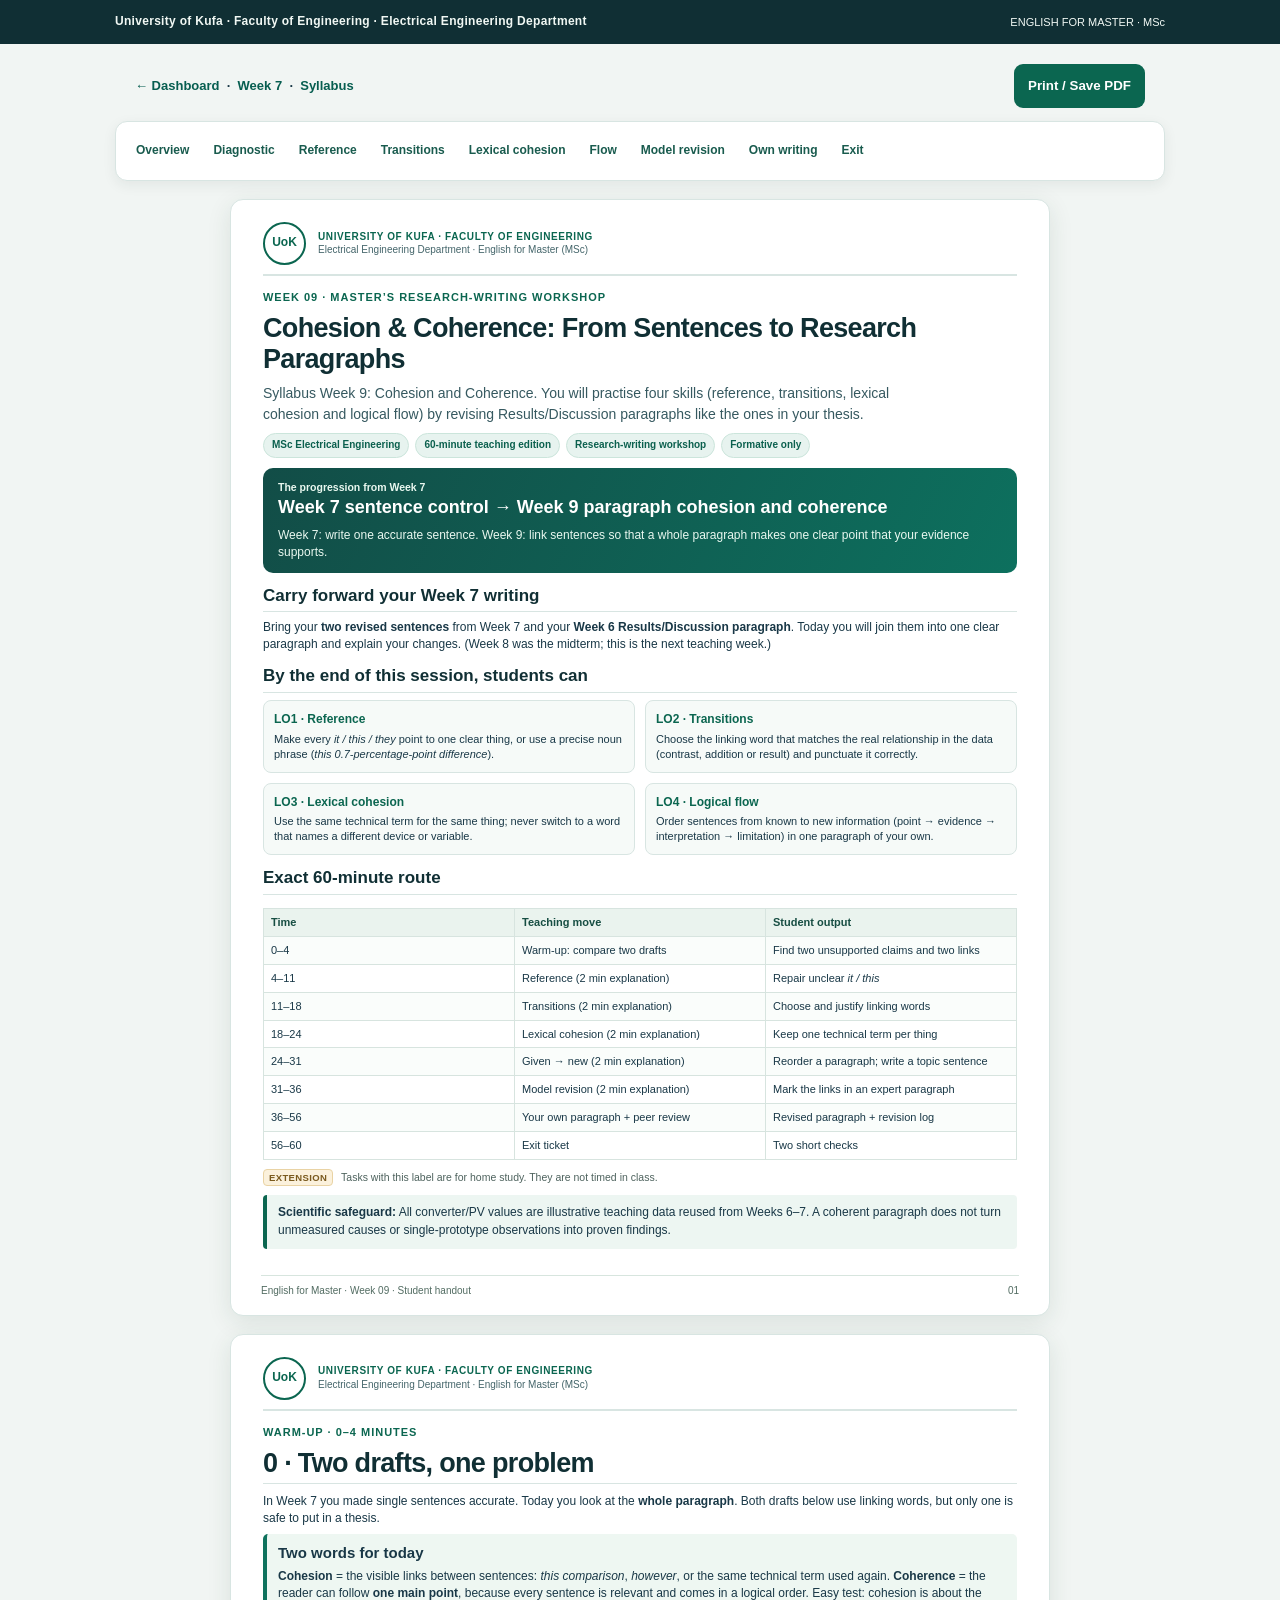
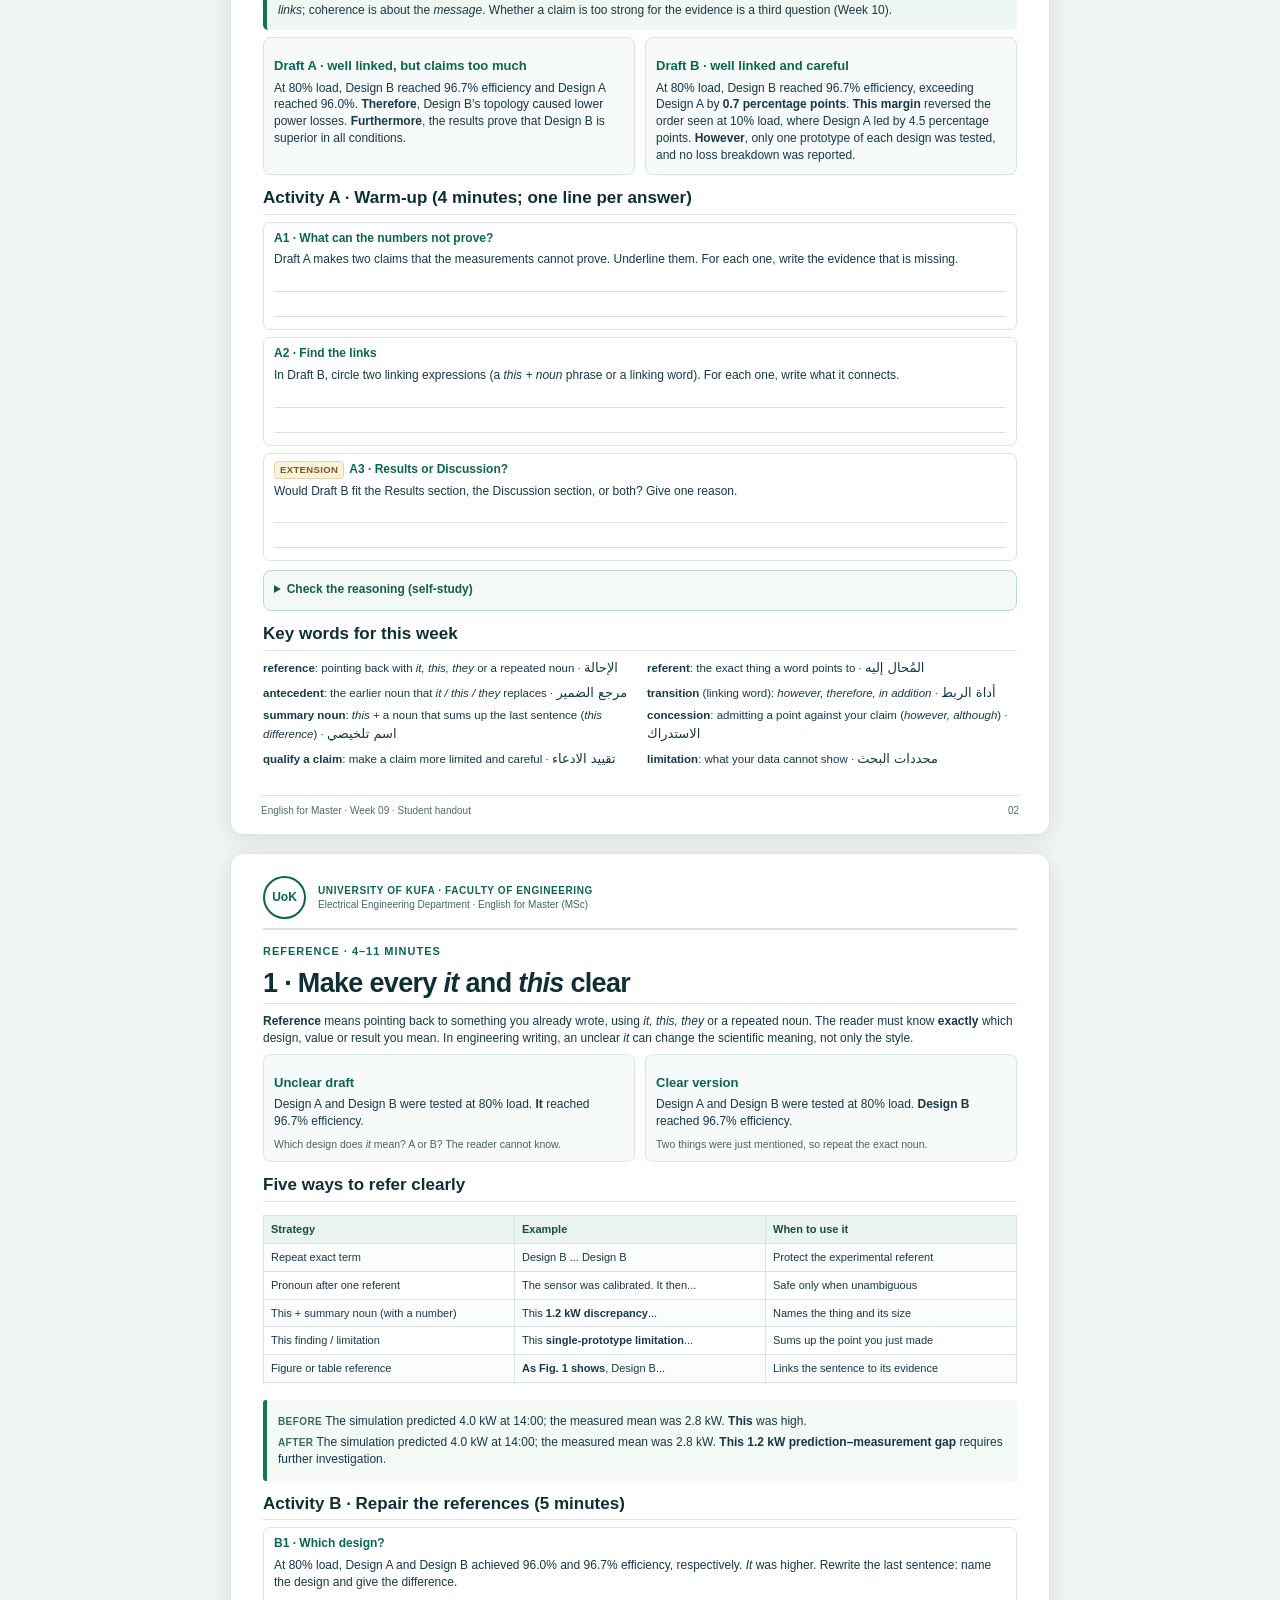
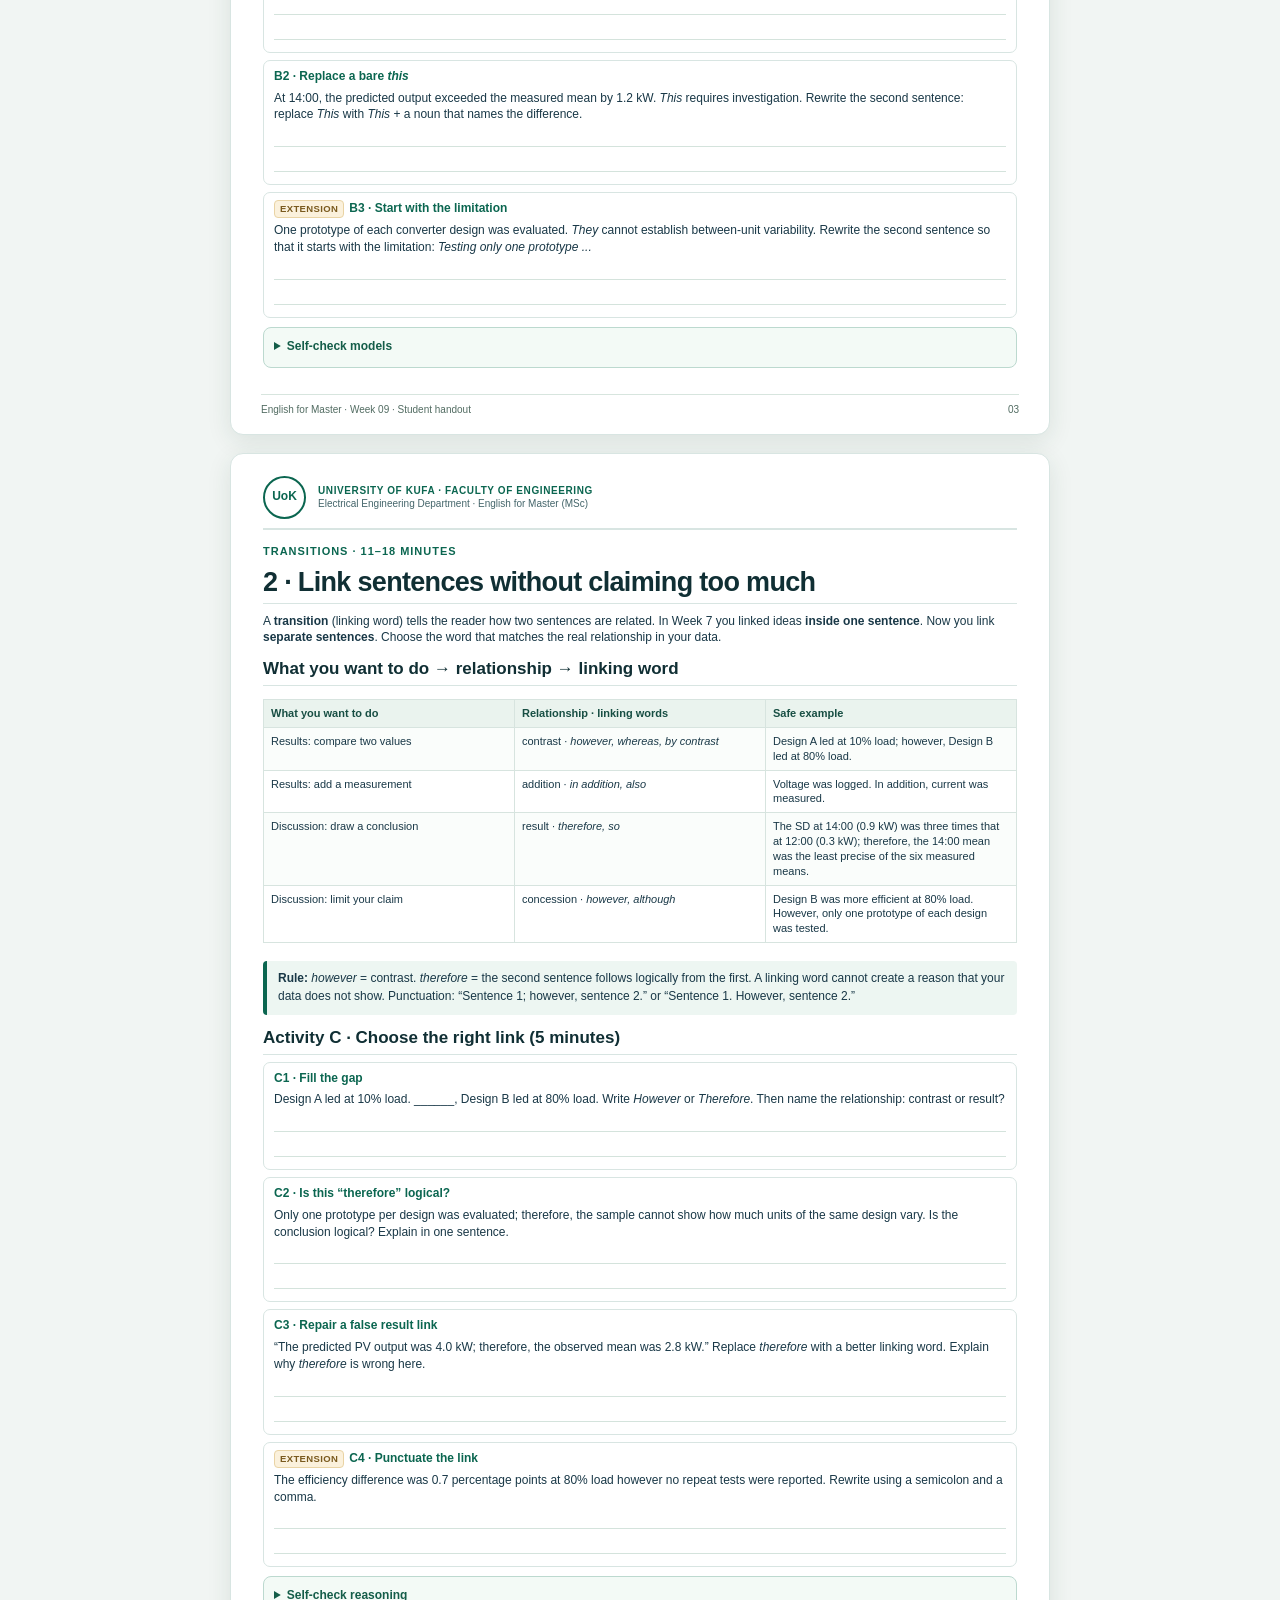
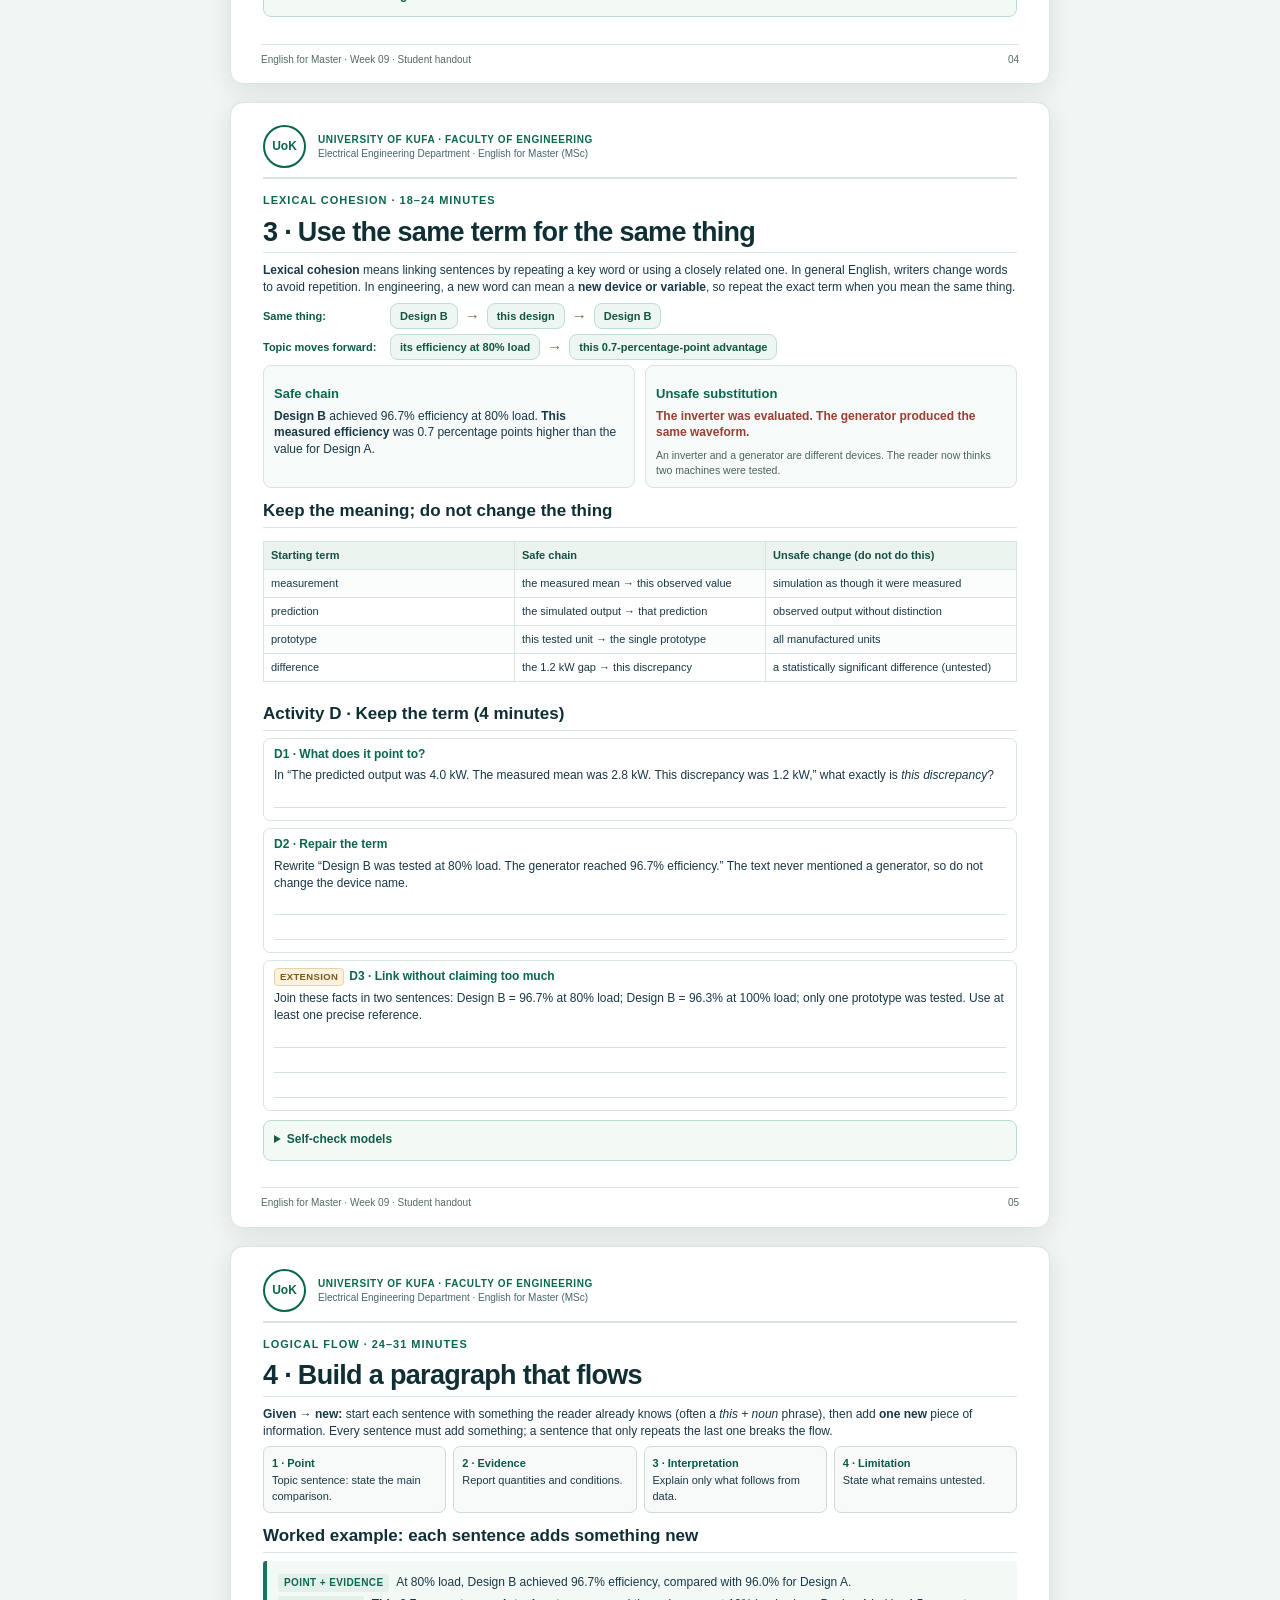
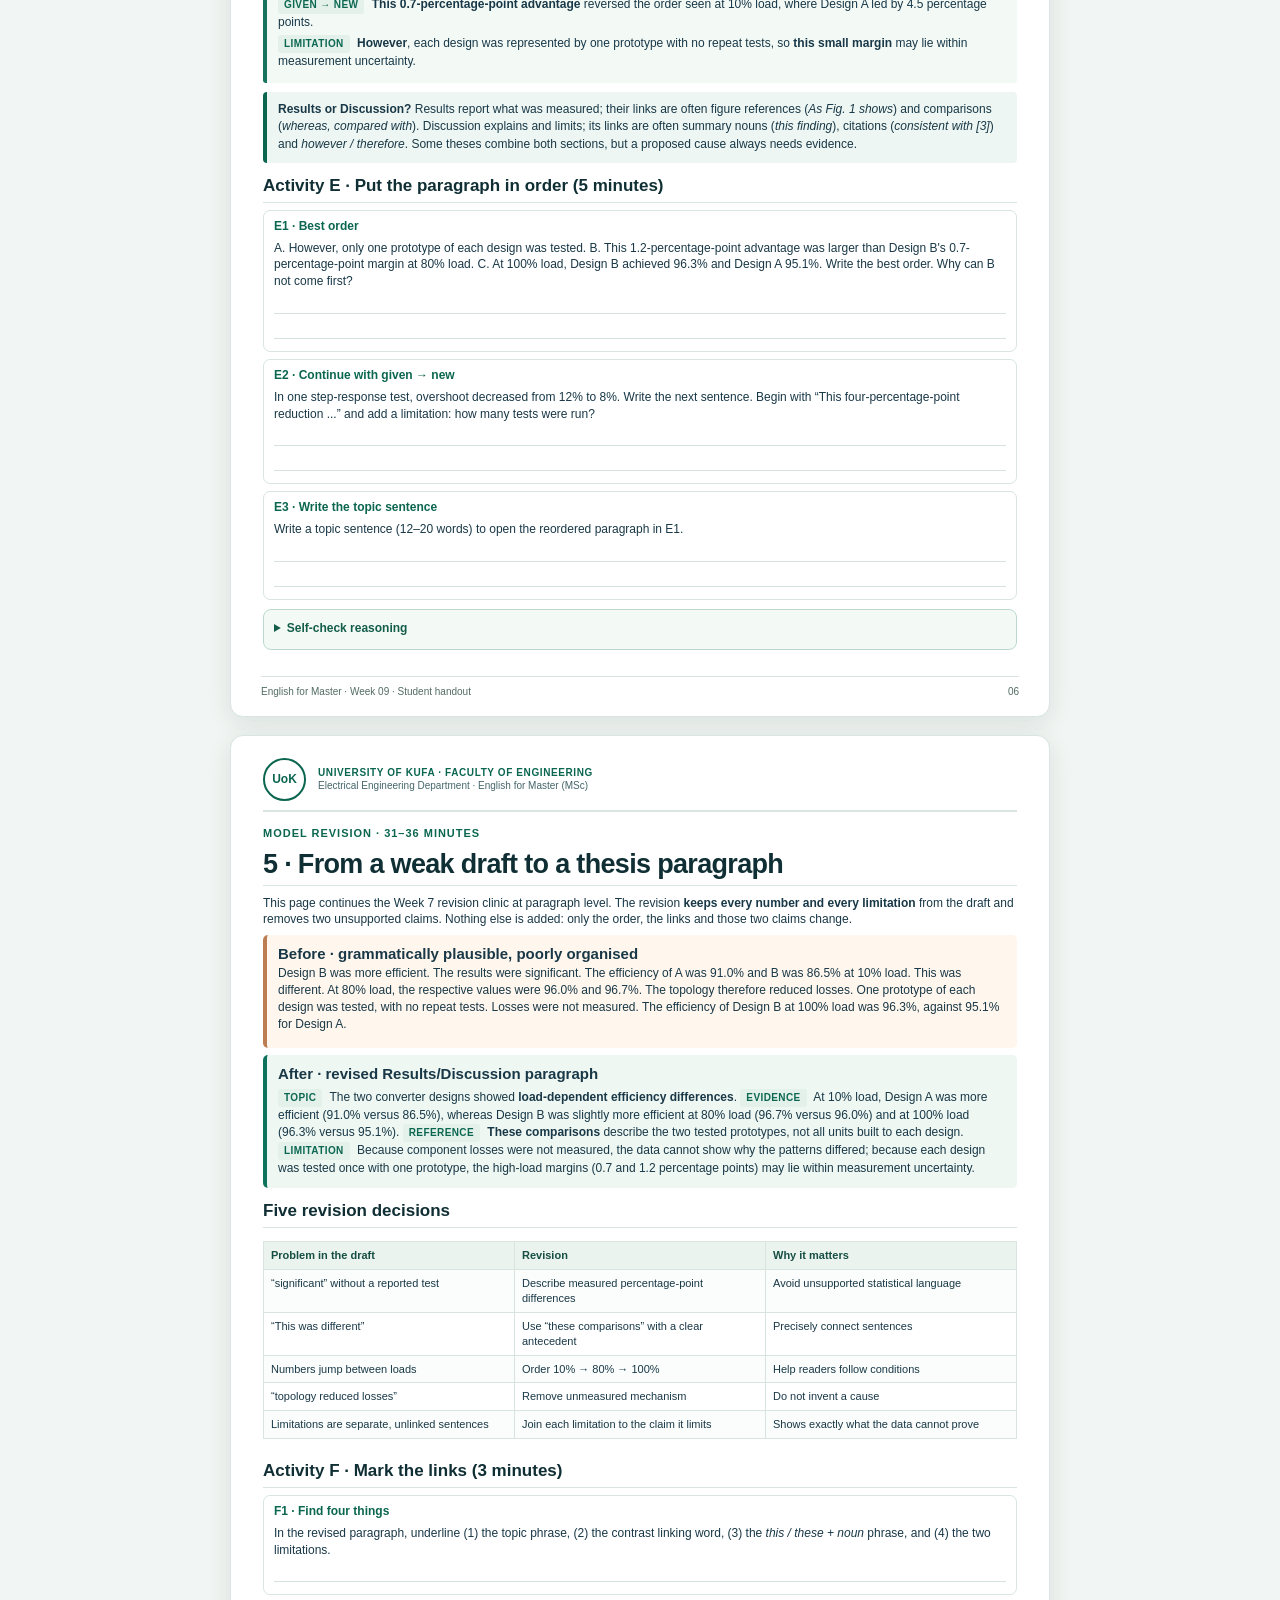
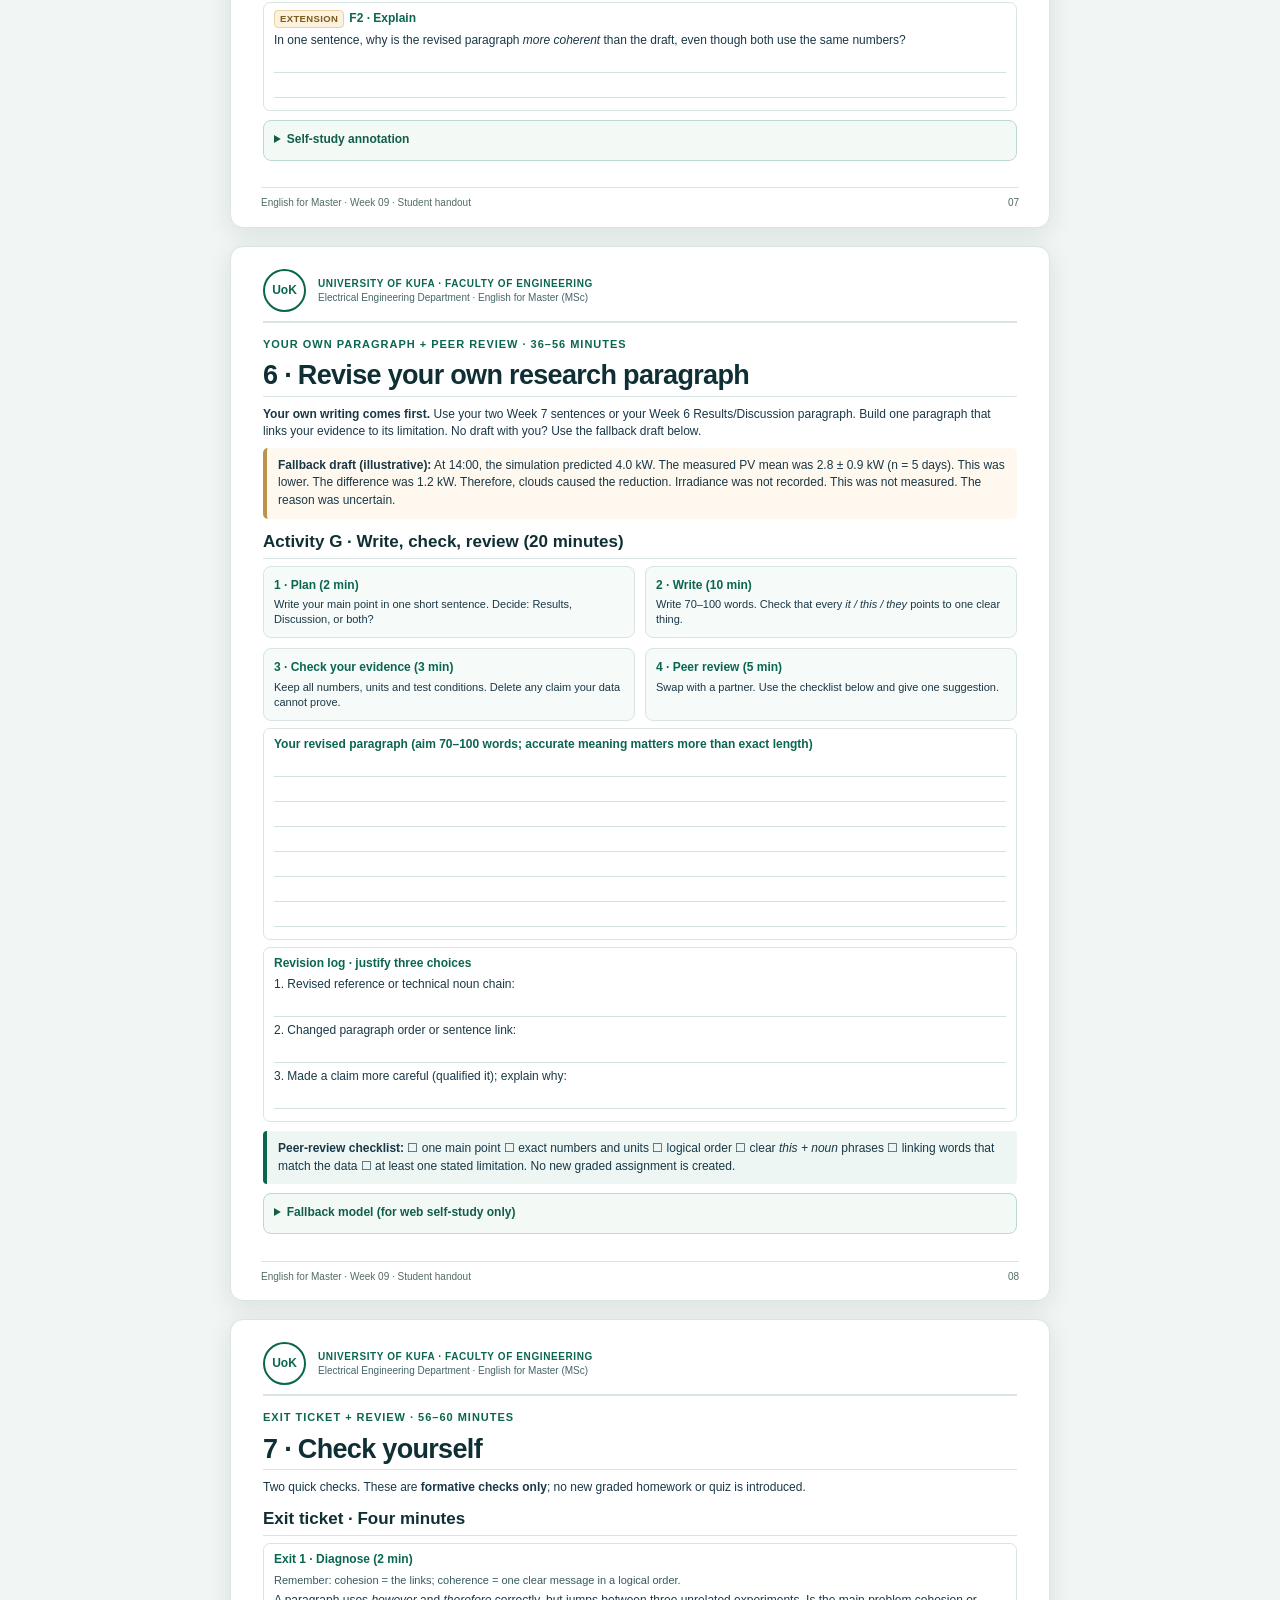
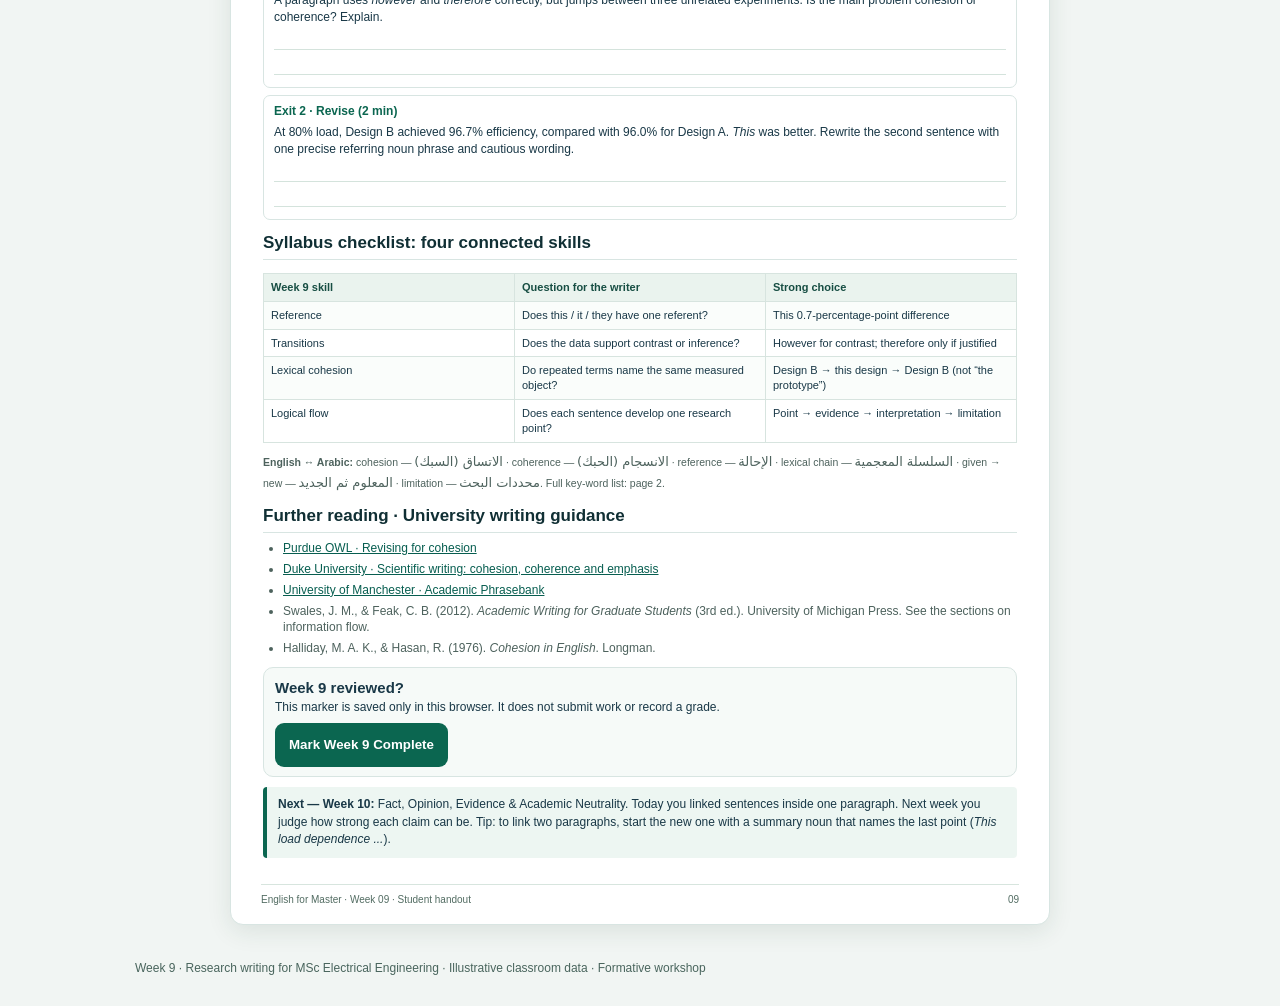
<file: week09.html>
<!DOCTYPE html><html lang="en"><head><meta charset="utf-8"><meta name="viewport" content="width=device-width,initial-scale=1"><meta name="description" content="University of Kufa MSc Electrical Engineering English for Master Week 9: Cohesion and Coherence as postgraduate research writing"><title>Week 9 | Cohesion &amp; Coherence | English for Master</title><style>
:root{--ink:#193847;--muted:#526b6b;--green:#0b6650;--dark:#102f34;--gold:#b78c39;--pale:#edf6f2;--line:#d8e5e2;--canvas:#f1f5f3;--soft:#f6faf8;--warn:#fff9e9}
*{box-sizing:border-box}html{scroll-behavior:smooth}body{margin:0;background:var(--canvas);color:var(--ink);font:15px/1.48 'Segoe UI',Arial,sans-serif}
a{color:#075e50}a:focus-visible,button:focus-visible,summary:focus-visible{outline:3px solid var(--gold);outline-offset:3px}
.skip{position:absolute;left:-9999px;top:0;background:white;padding:10px;z-index:5}.skip:focus{left:10px}
.topbar{background:var(--dark);color:#f1f8f4;padding:13px max(18px,calc((100% - 1050px)/2));display:flex;gap:18px;justify-content:space-between;align-items:center;font-size:12px}
.topbar strong{letter-spacing:.025em}.topbar span{font-size:11px}
.webhead{max-width:1050px;margin:20px auto 0;padding:0 20px;display:flex;justify-content:space-between;gap:10px;align-items:center}
.webhead .crumb{font-size:13px;font-weight:650}.webhead .crumb a{text-decoration:none}
.webhead button,.completion button{background:var(--green);color:white;border:0;border-radius:9px;padding:11px 14px;font-weight:700;cursor:pointer;min-height:44px}
.webnav{max-width:1050px;margin:13px auto;padding:7px 12px;background:white;border:1px solid var(--line);border-radius:12px;display:flex;gap:3px 8px;flex-wrap:wrap;box-shadow:0 4px 14px #182b2712}
.webnav a{display:inline-flex;align-items:center;min-height:44px;padding:4px 8px;font-size:12px;text-decoration:none;color:#195b4e;font-weight:700}
main{max-width:1050px;margin:0 auto 35px;padding:0 12px}
.sheet{background:#fff;border:1px solid var(--line);box-shadow:0 6px 24px #1c42331b;border-radius:13px;min-height:260mm;margin:18px auto;max-width:820px;padding:22px 32px 57px;position:relative;scroll-margin-top:20px}
.brow{display:flex;align-items:center;gap:12px;padding-bottom:9px;border-bottom:2px solid var(--line);margin-bottom:13px}
.mark{width:43px;height:43px;flex:0 0 43px;border:2px solid var(--green);display:flex;align-items:center;justify-content:center;border-radius:50%;font-size:12px;font-weight:800;color:var(--green)}
.brand{font-size:10px;line-height:1.37;font-weight:800;letter-spacing:.06em;text-transform:uppercase;color:var(--green)}.brand span{font-size:10px;font-weight:500;letter-spacing:0;color:#45666b;text-transform:none}
.kicker{color:var(--green);font-size:11px;font-weight:800;letter-spacing:.09em;text-transform:uppercase;margin:7px 0 8px}
h1,.sheet>h2.sh{font-size:27px;line-height:1.13;letter-spacing:-.025em;margin:0 0 9px;color:var(--dark)}
h2{font-size:17px;line-height:1.23;margin:13px 0 7px;color:var(--dark);border-bottom:1px solid var(--line);padding-bottom:5px}
h3{font-size:13px;line-height:1.32;color:var(--green);margin:9px 0 5px}
p,li{font-size:12px;line-height:1.4}p{margin:0 0 7px}ul,ol{margin:6px 0 9px;padding-left:20px}li{margin-bottom:4px}
.sub{font-size:14px;color:#365960;line-height:1.48;max-width:660px}
.hero{background:linear-gradient(115deg,#124d47,#0d705e);color:white;padding:12px 15px;border-radius:10px;margin:10px 0 12px}
.hero h2{color:white;border:0;margin:0 0 4px;font-size:18px}.hero p{color:#e9f8f0;margin:0;font-size:12px}
.tags{display:flex;gap:6px;flex-wrap:wrap;margin:9px 0}.tag{font-size:10px;font-weight:800;border-radius:15px;padding:4px 8px;color:#0b604e;background:#e7f3ef;border:1px solid #cbe5db}
.grid2{display:grid;grid-template-columns:1fr 1fr;gap:10px}.grid3{display:grid;grid-template-columns:repeat(3,minmax(0,1fr));gap:8px}
.card,.step{border:1px solid var(--line);border-radius:8px;padding:10px;background:var(--soft);min-width:0}
.card p:last-child,.step p:last-child{margin-bottom:0}.step b{display:block;color:var(--green);font-size:12px;margin-bottom:3px}.step span{font-size:11px;line-height:1.36;display:block}
.callout{background:var(--pale);border-left:4px solid var(--green);padding:9px 11px;border-radius:4px;margin:9px 0;font-size:12px}
.warn{background:var(--warn);border-left:4px solid var(--gold);padding:9px 11px;margin:9px 0;border-radius:4px;font-size:12px}
.ql{border:1px solid var(--line);border-radius:7px;padding:7px 10px;margin:7px 0;background:white;font-size:12px}
.ql b{font-size:12px;color:var(--green)}.ql p{margin:4px 0}.answerline{height:20px;border-bottom:1px solid #d4e3dc;margin:3px 0 5px}
.tablewrap{overflow-x:auto}table{border-collapse:collapse;width:100%;margin:6px 0 9px;table-layout:fixed}th,td{border:1px solid #d7e4df;padding:6px 7px;vertical-align:top;text-align:left;font-size:11px;line-height:1.35;overflow-wrap:anywhere}th{background:#eaf3ee;color:#174e43;font-weight:800}tr:nth-child(even) td{background:#fafdfb}
.small{font-size:10.5px;color:#4d625d}.pill{display:inline-block;padding:2px 6px;border:1px solid #b8d7cd;background:#eef8f3;border-radius:8px;color:#11543f;font-size:10px;font-weight:700}
.selfcheck{border:1px solid #bcd9cf;background:#f3faf6;border-radius:8px;padding:7px 10px;margin:9px 0}.selfcheck summary{cursor:pointer;font-size:12px;font-weight:750;color:#145d49;min-height:25px;padding:3px 0}.selfcheck p{margin:8px 0 0}
.pageno{position:absolute;left:30px;right:30px;bottom:16px;padding-top:8px;border-top:1px solid #d7e5de;font-size:10px;color:#526c62;display:flex;justify-content:space-between}
footer.webfoot{max-width:1050px;margin:auto;padding:0 20px 28px;font-size:12px;color:#49655d}
.completion{padding:9px 11px;border:1px solid var(--line);background:var(--soft);border-radius:10px;margin:10px 0}
.chart{margin:8px 0;padding:7px 10px;border:1px solid #d6e4db;border-radius:9px;background:#fcfefd}
.chart svg{width:100%;height:auto;display:block;max-height:195px}
.bad{color:#993e33;font-weight:700}.good{color:#076049;font-weight:700}
.confidential{font-size:10px;font-weight:800;letter-spacing:.08em;color:#8b3f32;border:1px solid #d9a79e;border-radius:5px;padding:4px 7px;display:inline-block;margin-bottom:5px}
@page{size:A4;margin:0}
@media(max-width:720px){.sheet{margin:12px 0;min-height:0;padding:18px 17px 52px}.grid2,.grid3{grid-template-columns:1fr}.pageno{position:relative;bottom:auto;left:auto;right:auto;margin-top:18px}.webhead{align-items:flex-start}.topbar{padding:12px 16px;flex-wrap:wrap}.sheet>h2.sh,h1{font-size:24px}.brand{font-size:11px}.brand span{font-size:11px}}
@media print{
html,body{margin:0!important;padding:0!important;background:white!important;-webkit-print-color-adjust:exact;print-color-adjust:exact}
header,.webnav,footer.webfoot,.selfcheck,.completion,.web-only{display:none!important}
main{width:210mm!important;max-width:none!important;margin:0!important;padding:0!important}
.sheet{width:210mm!important;height:297mm!important;min-height:297mm!important;max-width:none!important;margin:0!important;padding:12.5mm 15mm 15.5mm!important;box-shadow:none!important;border:0!important;border-radius:0!important;overflow:hidden!important;break-after:page!important}
.sheet:last-child{break-after:auto!important}
.brow{margin-bottom:10px;padding-bottom:7px}.kicker{margin:5px 0 7px}
h1,.sheet>h2.sh{font-size:24px}h2{font-size:16px;margin:9px 0 6px;padding-bottom:4px}h3{font-size:12px;margin:8px 0 4px}
p,li{font-size:11px;line-height:1.34;margin-bottom:5px}.sub{font-size:12px}.hero{padding:9px 12px;margin:8px 0}.hero h2{font-size:16px}.hero p{font-size:11px}
.card,.step{padding:7px 9px}.grid2{gap:7px}.grid3{gap:6px}.ql{padding:6px 9px;margin:5px 0}.answerline{height:18px}.callout,.warn{padding:7px 9px;margin:6px 0}table{margin:5px 0 7px}th,td{font-size:10px;padding:5px 6px}
.chart svg{max-height:155px}.pageno{left:15mm;right:15mm;bottom:9mm;font-size:9px}
}

/* Week 9 additions */
.wordchain{display:flex;flex-wrap:wrap;align-items:center;gap:7px;margin:8px 0 12px}.wordchain span{background:#edf6f2;border:1px solid #bfddd0;border-radius:8px;padding:5px 9px;font-size:11px;font-weight:700;color:#125540}.wordchain .arr{border:0;background:transparent;padding:0;color:#7b6240}
.model{border-left:4px solid #16745f;background:#f3faf6;padding:9px 11px;border-radius:3px;margin:8px 0}.model p{margin:4px 0}
.diagnose{background:#fff8ee;border-left:4px solid #bd934c;border-radius:5px;padding:9px 11px;margin:8px 0;font-size:12px}
.annotation{font-size:10px;font-weight:750;text-transform:uppercase;letter-spacing:.04em;color:#3d695d}
.tasknote{color:#456158;font-size:11px;margin-top:5px}
.audit{display:grid;grid-template-columns:repeat(4,1fr);gap:7px;margin:8px 0}.audit div{border:1px solid #d2e3da;padding:8px;border-radius:8px;background:#f6faf8}.audit b{color:#135844;display:block;font-size:11px}.audit span{font-size:10.5px;line-height:1.35;display:block}
.arabic{font-family:'Noto Naskh Arabic','DejaVu Sans',serif;font-size:13px;line-height:1.6}
@media(max-width:720px){.audit{grid-template-columns:repeat(2,1fr)}.tablewrap{max-width:100%;overflow-x:auto}}
@media print{.wordchain{gap:5px;margin:5px 0 7px}.wordchain span{font-size:10px;padding:4px 7px}.model,.diagnose{padding:6px 9px;margin:5px 0}.audit{gap:5px;margin:5px 0}.audit div{padding:6px}.audit span{font-size:9.5px}.arabic{font-size:12px}}

/* Postgraduate research-writing progression; same A4-sheet language as Week 7 */
.researchline{border-left:4px solid #0f725d;background:#eef7f2;border-radius:5px;padding:8px 11px;margin:7px 0}
.researchline p{margin:4px 0}.contrastbad{border-left:4px solid #bc7d53;background:#fff7ee;padding:8px 11px;border-radius:5px;margin:7px 0}
.movelabel{display:inline-block;font-size:10px;font-weight:800;letter-spacing:.04em;text-transform:uppercase;color:#0c6751;padding:2px 6px;border-radius:3px;background:#e3f1ea;margin-right:4px}
.plainitem{padding:5px 8px;margin:5px 0;border:1px solid #d7e5de;border-radius:5px;font-size:11.4px}
.researchlegend{display:grid;grid-template-columns:repeat(4,1fr);gap:7px}.researchlegend>div{border:1px solid #ccded3;background:#f7faf8;padding:8px;border-radius:7px;font-size:11px}.researchlegend b{display:block;color:#0b5947;font-size:11px}
@media(max-width:720px){.researchlegend{grid-template-columns:repeat(2,1fr)}}
@media print{.researchline,.contrastbad{padding:6px 9px;margin:5px 0}.researchlegend>div{padding:6px}.plainitem{padding:4px 7px;margin:4px 0}}

/* Week 9 revision: readability for international students */
.hero .small{color:#e9f8f0;font-weight:700}
.chainrow{display:flex;flex-wrap:wrap;align-items:center;gap:7px;margin:5px 0}.chainrow .chainlabel{font-size:11px;font-weight:800;color:#0b5947;min-width:120px}
.chainrow span:not(.arr):not(.chainlabel){background:#edf6f2;border:1px solid #bfddd0;border-radius:8px;padding:4px 9px;font-size:11px;font-weight:700;color:#125540}.chainrow .arr{color:#7b6240}
.keywords{display:grid;grid-template-columns:1fr 1fr;gap:4px 14px;margin:6px 0 8px}.keywords p{margin:0;font-size:11.5px;line-height:1.38}
.ext{display:inline-block;font-size:9.5px;font-weight:800;letter-spacing:.04em;text-transform:uppercase;color:#7a5a1e;background:#fbf1dc;border:1px solid #e9d3a4;border-radius:4px;padding:1px 5px;margin-right:5px}
.remind{font-size:11px;color:#365960;margin:3px 0 5px}
@media(max-width:720px){.keywords{grid-template-columns:1fr}.chainrow .chainlabel{min-width:0;width:100%}}
@media print{.keywords p{font-size:10.5px;line-height:1.3}.chainrow{margin:3px 0}.chainrow span:not(.arr):not(.chainlabel){font-size:10px;padding:3px 7px}}
</style></head><body><a class="skip" href="#main">Skip to lesson</a><header><div class="topbar"><strong>University of Kufa · Faculty of Engineering · Electrical Engineering Department</strong><span>ENGLISH FOR MASTER · MSc</span></div><div class="webhead"><div class="crumb"><a href="/">← Dashboard</a> &nbsp;·&nbsp; <a href="week07.html">Week 7</a> &nbsp;·&nbsp; <a href="syllabus.html">Syllabus</a></div><button type="button" onclick="window.print()">Print / Save PDF</button></div></header><nav class="webnav" aria-label="Week 9 sections"><a href="#overview">Overview</a><a href="#warmup">Diagnostic</a><a href="#reference">Reference</a><a href="#connectors">Transitions</a><a href="#lexical">Lexical cohesion</a><a href="#givennew">Flow</a><a href="#modelrevision">Model revision</a><a href="#revision">Own writing</a><a href="#exit">Exit</a></nav><main id="main"><section class="sheet" id="overview" data-page="1"><div class="brow"><div class="mark" role="img" aria-label="Typographic UoK placeholder, not an official university logo">UoK</div><div class="brand">University of Kufa · Faculty of Engineering<br><span>Electrical Engineering Department · English for Master (MSc)</span></div></div><div class="kicker">Week 09 · Master’s research-writing workshop</div><h1>Cohesion &amp; Coherence: From Sentences to Research Paragraphs</h1><p class="sub">Syllabus Week 9: Cohesion and Coherence. You will practise four skills (reference, transitions, lexical cohesion and logical flow) by revising Results/Discussion paragraphs like the ones in your thesis.</p>
<div class="tags"><span class="tag">MSc Electrical Engineering</span><span class="tag">60-minute teaching edition</span><span class="tag">Research-writing workshop</span><span class="tag">Formative only</span></div>
<div class="hero"><div class="small">The progression from Week 7</div><h2>Week 7 sentence control → Week 9 paragraph cohesion and coherence</h2><p>Week 7: write one accurate sentence. Week 9: link sentences so that a whole paragraph makes one clear point that your evidence supports.</p></div>
<h2>Carry forward your Week 7 writing</h2>
<p>Bring your <b>two revised sentences</b> from Week 7 and your <b>Week 6 Results/Discussion paragraph</b>. Today you will join them into one clear paragraph and explain your changes. (Week 8 was the midterm; this is the next teaching week.)</p>
<h2>By the end of this session, students can</h2><div class="grid2"><div class="step"><b>LO1 · Reference</b><span>Make every <em>it / this / they</em> point to one clear thing, or use a precise noun phrase (<em>this 0.7-percentage-point difference</em>).</span></div><div class="step"><b>LO2 · Transitions</b><span>Choose the linking word that matches the real relationship in the data (contrast, addition or result) and punctuate it correctly.</span></div><div class="step"><b>LO3 · Lexical cohesion</b><span>Use the same technical term for the same thing; never switch to a word that names a different device or variable.</span></div><div class="step"><b>LO4 · Logical flow</b><span>Order sentences from known to new information (point → evidence → interpretation → limitation) in one paragraph of your own.</span></div></div>
<h2>Exact 60-minute route</h2><div class="tablewrap"><table><tr><th>Time</th><th>Teaching move</th><th>Student output</th></tr><tr><td>0–4</td><td>Warm-up: compare two drafts</td><td>Find two unsupported claims and two links</td></tr><tr><td>4–11</td><td>Reference (2 min explanation)</td><td>Repair unclear <em>it / this</em></td></tr><tr><td>11–18</td><td>Transitions (2 min explanation)</td><td>Choose and justify linking words</td></tr><tr><td>18–24</td><td>Lexical cohesion (2 min explanation)</td><td>Keep one technical term per thing</td></tr><tr><td>24–31</td><td>Given → new (2 min explanation)</td><td>Reorder a paragraph; write a topic sentence</td></tr><tr><td>31–36</td><td>Model revision (2 min explanation)</td><td>Mark the links in an expert paragraph</td></tr><tr><td>36–56</td><td>Your own paragraph + peer review</td><td>Revised paragraph + revision log</td></tr><tr><td>56–60</td><td>Exit ticket</td><td>Two short checks</td></tr></table></div><p class="small"><span class="ext">Extension</span> Tasks with this label are for home study. They are not timed in class.</p><div class="callout"><b>Scientific safeguard:</b> All converter/PV values are illustrative teaching data reused from Weeks 6–7. A coherent paragraph does not turn unmeasured causes or single-prototype observations into proven findings.</div><div class="pageno"><span>English for Master · Week 09 · Student handout</span><span>01</span></div></section><section class="sheet" id="warmup" data-page="2"><div class="brow"><div class="mark" role="img" aria-label="Typographic UoK placeholder, not an official university logo">UoK</div><div class="brand">University of Kufa · Faculty of Engineering<br><span>Electrical Engineering Department · English for Master (MSc)</span></div></div><div class="kicker">Warm-up · 0–4 minutes</div><h2 class="sh">0 · Two drafts, one problem</h2><p>In Week 7 you made single sentences accurate. Today you look at the <b>whole paragraph</b>. Both drafts below use linking words, but only one is safe to put in a thesis.</p>
<div class="researchline"><b>Two words for today</b><p><b>Cohesion</b> = the visible links between sentences: <em>this comparison</em>, <em>however</em>, or the same technical term used again. <b>Coherence</b> = the reader can follow <b>one main point</b>, because every sentence is relevant and comes in a logical order. Easy test: cohesion is about the <em>links</em>; coherence is about the <em>message</em>. Whether a claim is too strong for the evidence is a third question (Week 10).</p></div>
<div class="grid2"><div class="card"><h3>Draft A · well linked, but claims too much</h3><p>At 80% load, Design B reached 96.7% efficiency and Design A reached 96.0%. <b>Therefore</b>, Design B's topology caused lower power losses. <b>Furthermore</b>, the results prove that Design B is superior in all conditions.</p></div><div class="card"><h3>Draft B · well linked and careful</h3><p>At 80% load, Design B reached 96.7% efficiency, exceeding Design A by <b>0.7 percentage points</b>. <b>This margin</b> reversed the order seen at 10% load, where Design A led by 4.5 percentage points. <b>However</b>, only one prototype of each design was tested, and no loss breakdown was reported.</p></div></div>
<h2>Activity A · Warm-up (4 minutes; one line per answer)</h2><div class="ql"><b>A1 · What can the numbers not prove?</b><p>Draft A makes two claims that the measurements cannot prove. Underline them. For each one, write the evidence that is missing.</p><div class="answerline"></div><div class="answerline"></div></div><div class="ql"><b>A2 · Find the links</b><p>In Draft B, circle two linking expressions (a <em>this + noun</em> phrase or a linking word). For each one, write what it connects.</p><div class="answerline"></div><div class="answerline"></div></div><div class="ql"><b><span class="ext">Extension</span>A3 · Results or Discussion?</b><p>Would Draft B fit the Results section, the Discussion section, or both? Give one reason.</p><div class="answerline"></div><div class="answerline"></div></div><details class="selfcheck"><summary>Check the reasoning (self-study)</summary><p>A1: no measured loss breakdown supports the proposed mechanism; one operating point with one prototype per design cannot prove global superiority. A2: <em>this margin</em> refers to the 0.7-percentage-point difference at 80% load; <em>however</em> introduces the limitation (one prototype, no loss data). A3: it reports a Results comparison and adds a Discussion limitation; the lecturer may divide these moves between sections.</p></details>
<h2>Key words for this week</h2><div class="keywords">
<p><b>reference</b>: pointing back with <em>it, this, they</em> or a repeated noun · <span lang="ar" dir="rtl" class="arabic">الإحالة</span></p>
<p><b>referent</b>: the exact thing a word points to · <span lang="ar" dir="rtl" class="arabic">المُحال إليه</span></p>
<p><b>antecedent</b>: the earlier noun that <em>it / this / they</em> replaces · <span lang="ar" dir="rtl" class="arabic">مرجع الضمير</span></p>
<p><b>transition</b> (linking word): <em>however, therefore, in addition</em> · <span lang="ar" dir="rtl" class="arabic">أداة الربط</span></p>
<p><b>summary noun</b>: <em>this</em> + a noun that sums up the last sentence (<em>this difference</em>) · <span lang="ar" dir="rtl" class="arabic">اسم تلخيصي</span></p>
<p><b>concession</b>: admitting a point against your claim (<em>however, although</em>) · <span lang="ar" dir="rtl" class="arabic">الاستدراك</span></p>
<p><b>qualify a claim</b>: make a claim more limited and careful · <span lang="ar" dir="rtl" class="arabic">تقييد الادعاء</span></p>
<p><b>limitation</b>: what your data cannot show · <span lang="ar" dir="rtl" class="arabic">محددات البحث</span></p>
</div><div class="pageno"><span>English for Master · Week 09 · Student handout</span><span>02</span></div></section><section class="sheet" id="reference" data-page="3"><div class="brow"><div class="mark" role="img" aria-label="Typographic UoK placeholder, not an official university logo">UoK</div><div class="brand">University of Kufa · Faculty of Engineering<br><span>Electrical Engineering Department · English for Master (MSc)</span></div></div><div class="kicker">Reference · 4–11 minutes</div><h2 class="sh">1 · Make every <em>it</em> and <em>this</em> clear</h2><p><b>Reference</b> means pointing back to something you already wrote, using <em>it, this, they</em> or a repeated noun. The reader must know <b>exactly</b> which design, value or result you mean. In engineering writing, an unclear <em>it</em> can change the scientific meaning, not only the style.</p>
<div class="grid2"><div class="card"><h3>Unclear draft</h3><p>Design A and Design B were tested at 80% load. <b>It</b> reached 96.7% efficiency.</p><p class="small">Which design does <em>it</em> mean? A or B? The reader cannot know.</p></div><div class="card"><h3>Clear version</h3><p>Design A and Design B were tested at 80% load. <b>Design B</b> reached 96.7% efficiency.</p><p class="small">Two things were just mentioned, so repeat the exact noun.</p></div></div>
<h2>Five ways to refer clearly</h2><div class="tablewrap"><table><tr><th>Strategy</th><th>Example</th><th>When to use it</th></tr><tr><td>Repeat exact term</td><td>Design B ... Design B</td><td>Protect the experimental referent</td></tr><tr><td>Pronoun after one referent</td><td>The sensor was calibrated. It then...</td><td>Safe only when unambiguous</td></tr><tr><td>This + summary noun (with a number)</td><td>This <b>1.2 kW discrepancy</b>...</td><td>Names the thing and its size</td></tr><tr><td>This finding / limitation</td><td>This <b>single-prototype limitation</b>...</td><td>Sums up the point you just made</td></tr><tr><td>Figure or table reference</td><td><b>As Fig. 1 shows</b>, Design B...</td><td>Links the sentence to its evidence</td></tr></table></div><div class="model"><p><span class="annotation">Before</span> The simulation predicted 4.0 kW at 14:00; the measured mean was 2.8 kW. <b>This</b> was high.</p><p><span class="annotation">After</span> The simulation predicted 4.0 kW at 14:00; the measured mean was 2.8 kW. <b>This 1.2 kW prediction–measurement gap</b> requires further investigation.</p></div>
<h2>Activity B · Repair the references (5 minutes)</h2><div class="ql"><b>B1 · Which design?</b><p>At 80% load, Design A and Design B achieved 96.0% and 96.7% efficiency, respectively. <em>It</em> was higher. Rewrite the last sentence: name the design and give the difference.</p><div class="answerline"></div><div class="answerline"></div></div><div class="ql"><b>B2 · Replace a bare <em>this</em></b><p>At 14:00, the predicted output exceeded the measured mean by 1.2 kW. <em>This</em> requires investigation. Rewrite the second sentence: replace <em>This</em> with <em>This</em> + a noun that names the difference.</p><div class="answerline"></div><div class="answerline"></div></div><div class="ql"><b><span class="ext">Extension</span>B3 · Start with the limitation</b><p>One prototype of each converter design was evaluated. <em>They</em> cannot establish between-unit variability. Rewrite the second sentence so that it starts with the limitation: <em>Testing only one prototype ...</em></p><div class="answerline"></div><div class="answerline"></div></div><details class="selfcheck"><summary>Self-check models</summary><p>B1: Design B was 0.7 percentage points more efficient than Design A at 80% load. B2: This 1.2 kW prediction–measurement difference requires investigation. B3: Testing only one prototype per design cannot show how much units of the same design vary.</p></details><div class="pageno"><span>English for Master · Week 09 · Student handout</span><span>03</span></div></section><section class="sheet" id="connectors" data-page="4"><div class="brow"><div class="mark" role="img" aria-label="Typographic UoK placeholder, not an official university logo">UoK</div><div class="brand">University of Kufa · Faculty of Engineering<br><span>Electrical Engineering Department · English for Master (MSc)</span></div></div><div class="kicker">Transitions · 11–18 minutes</div><h2 class="sh">2 · Link sentences without claiming too much</h2><p>A <b>transition</b> (linking word) tells the reader how two sentences are related. In Week 7 you linked ideas <b>inside one sentence</b>. Now you link <b>separate sentences</b>. Choose the word that matches the real relationship in your data.</p>
<h2>What you want to do → relationship → linking word</h2><div class="tablewrap"><table><tr><th>What you want to do</th><th>Relationship · linking words</th><th>Safe example</th></tr><tr><td>Results: compare two values</td><td>contrast · <em>however, whereas, by contrast</em></td><td>Design A led at 10% load; however, Design B led at 80% load.</td></tr><tr><td>Results: add a measurement</td><td>addition · <em>in addition, also</em></td><td>Voltage was logged. In addition, current was measured.</td></tr><tr><td>Discussion: draw a conclusion</td><td>result · <em>therefore, so</em></td><td>The SD at 14:00 (0.9 kW) was three times that at 12:00 (0.3 kW); therefore, the 14:00 mean was the least precise of the six measured means.</td></tr><tr><td>Discussion: limit your claim</td><td>concession · <em>however, although</em></td><td>Design B was more efficient at 80% load. However, only one prototype of each design was tested.</td></tr></table></div><div class="callout"><b>Rule:</b> <em>however</em> = contrast. <em>therefore</em> = the second sentence follows logically from the first. A linking word cannot create a reason that your data does not show. Punctuation: “Sentence 1; however, sentence 2.” or “Sentence 1. However, sentence 2.”</div>
<h2>Activity C · Choose the right link (5 minutes)</h2><div class="ql"><b>C1 · Fill the gap</b><p>Design A led at 10% load. ______, Design B led at 80% load. Write <em>However</em> or <em>Therefore</em>. Then name the relationship: contrast or result?</p><div class="answerline"></div><div class="answerline"></div></div><div class="ql"><b>C2 · Is this “therefore” logical?</b><p>Only one prototype per design was evaluated; therefore, the sample cannot show how much units of the same design vary. Is the conclusion logical? Explain in one sentence.</p><div class="answerline"></div><div class="answerline"></div></div><div class="ql"><b>C3 · Repair a false result link</b><p>“The predicted PV output was 4.0 kW; therefore, the observed mean was 2.8 kW.” Replace <em>therefore</em> with a better linking word. Explain why <em>therefore</em> is wrong here.</p><div class="answerline"></div><div class="answerline"></div></div><div class="ql"><b><span class="ext">Extension</span>C4 · Punctuate the link</b><p>The efficiency difference was 0.7 percentage points at 80% load however no repeat tests were reported. Rewrite using a semicolon and a comma.</p><div class="answerline"></div><div class="answerline"></div></div><details class="selfcheck"><summary>Self-check reasoning</summary><p>C1: However (By contrast or On the other hand are also correct): contrast, because the more efficient design changes with load. C2: Yes; one tested unit per design cannot show variation between units. C3: Use whereas / but / however; the prediction does not cause the measured value. C4: The efficiency difference was 0.7 percentage points at 80% load; however, no repeat tests were reported.</p></details><div class="pageno"><span>English for Master · Week 09 · Student handout</span><span>04</span></div></section><section class="sheet" id="lexical" data-page="5"><div class="brow"><div class="mark" role="img" aria-label="Typographic UoK placeholder, not an official university logo">UoK</div><div class="brand">University of Kufa · Faculty of Engineering<br><span>Electrical Engineering Department · English for Master (MSc)</span></div></div><div class="kicker">Lexical cohesion · 18–24 minutes</div><h2 class="sh">3 · Use the same term for the same thing</h2><p><b>Lexical cohesion</b> means linking sentences by repeating a key word or using a closely related one. In general English, writers change words to avoid repetition. In engineering, a new word can mean a <b>new device or variable</b>, so repeat the exact term when you mean the same thing.</p>
<div class="chainrow"><b class="chainlabel">Same thing:</b><span>Design B</span><span class="arr" aria-hidden="true">→</span><span>this design</span><span class="arr" aria-hidden="true">→</span><span>Design B</span></div>
<div class="chainrow"><b class="chainlabel">Topic moves forward:</b><span>its efficiency at 80% load</span><span class="arr" aria-hidden="true">→</span><span>this 0.7-percentage-point advantage</span></div>
<div class="grid2"><div class="card"><h3>Safe chain</h3><p><b>Design B</b> achieved 96.7% efficiency at 80% load. <b>This measured efficiency</b> was 0.7 percentage points higher than the value for Design A.</p></div><div class="card"><h3>Unsafe substitution</h3><p class="bad">The inverter was evaluated. The <b>generator</b> produced the same waveform.</p><p class="small">An inverter and a generator are different devices. The reader now thinks two machines were tested.</p></div></div>
<h2>Keep the meaning; do not change the thing</h2><div class="tablewrap"><table><tr><th>Starting term</th><th>Safe chain</th><th>Unsafe change (do not do this)</th></tr><tr><td>measurement</td><td>the measured mean → this observed value</td><td>simulation as though it were measured</td></tr><tr><td>prediction</td><td>the simulated output → that prediction</td><td>observed output without distinction</td></tr><tr><td>prototype</td><td>this tested unit → the single prototype</td><td>all manufactured units</td></tr><tr><td>difference</td><td>the 1.2 kW gap → this discrepancy</td><td>a statistically significant difference (untested)</td></tr></table></div><h2>Activity D · Keep the term (4 minutes)</h2><div class="ql"><b>D1 · What does it point to?</b><p>In “The predicted output was 4.0 kW. The measured mean was 2.8 kW. This discrepancy was 1.2 kW,” what exactly is <em>this discrepancy</em>?</p><div class="answerline"></div></div><div class="ql"><b>D2 · Repair the term</b><p>Rewrite “Design B was tested at 80% load. The generator reached 96.7% efficiency.” The text never mentioned a generator, so do not change the device name.</p><div class="answerline"></div><div class="answerline"></div></div><div class="ql"><b><span class="ext">Extension</span>D3 · Link without claiming too much</b><p>Join these facts in two sentences: Design B = 96.7% at 80% load; Design B = 96.3% at 100% load; only one prototype was tested. Use at least one precise reference.</p><div class="answerline"></div><div class="answerline"></div><div class="answerline"></div></div><details class="selfcheck"><summary>Self-check models</summary><p>D1: the 1.2 kW difference between the simulated 4.0 kW output and measured 2.8 kW mean. D2: Design B was tested at 80% load and reached 96.7% efficiency. The referent is Design B; do not introduce an unmentioned generator. D3: Design B reached 96.7% efficiency at 80% load and 96.3% at 100% load. These values come from a single prototype of this design. A simpler correct version is also fine.</p></details><div class="pageno"><span>English for Master · Week 09 · Student handout</span><span>05</span></div></section><section class="sheet" id="givennew" data-page="6"><div class="brow"><div class="mark" role="img" aria-label="Typographic UoK placeholder, not an official university logo">UoK</div><div class="brand">University of Kufa · Faculty of Engineering<br><span>Electrical Engineering Department · English for Master (MSc)</span></div></div><div class="kicker">Logical flow · 24–31 minutes</div><h2 class="sh">4 · Build a paragraph that flows</h2><p><b>Given → new:</b> start each sentence with something the reader already knows (often a <em>this + noun</em> phrase), then add <b>one new</b> piece of information. Every sentence must add something; a sentence that only repeats the last one breaks the flow.</p>
<div class="researchlegend"><div><b>1 · Point</b>Topic sentence: state the main comparison.</div><div><b>2 · Evidence</b>Report quantities and conditions.</div><div><b>3 · Interpretation</b>Explain only what follows from data.</div><div><b>4 · Limitation</b>State what remains untested.</div></div>
<h2>Worked example: each sentence adds something new</h2>
<div class="model"><p><span class="movelabel">Point + Evidence</span> At 80% load, Design B achieved 96.7% efficiency, compared with 96.0% for Design A.</p><p><span class="movelabel">Given → New</span> <b>This 0.7-percentage-point advantage</b> reversed the order seen at 10% load, where Design A led by 4.5 percentage points.</p><p><span class="movelabel">Limitation</span> <b>However</b>, each design was represented by one prototype with no repeat tests, so <b>this small margin</b> may lie within measurement uncertainty.</p></div>
<div class="callout"><b>Results or Discussion?</b> Results report what was measured; their links are often figure references (<em>As Fig. 1 shows</em>) and comparisons (<em>whereas, compared with</em>). Discussion explains and limits; its links are often summary nouns (<em>this finding</em>), citations (<em>consistent with [3]</em>) and <em>however / therefore</em>. Some theses combine both sections, but a proposed cause always needs evidence.</div>
<h2>Activity E · Put the paragraph in order (5 minutes)</h2><div class="ql"><b>E1 · Best order</b><p>A. However, only one prototype of each design was tested. B. This 1.2-percentage-point advantage was larger than Design B's 0.7-percentage-point margin at 80% load. C. At 100% load, Design B achieved 96.3% and Design A 95.1%. Write the best order. Why can B not come first?</p><div class="answerline"></div><div class="answerline"></div></div><div class="ql"><b>E2 · Continue with given → new</b><p>In one step-response test, overshoot decreased from 12% to 8%. Write the next sentence. Begin with “This four-percentage-point reduction ...” and add a limitation: how many tests were run?</p><div class="answerline"></div><div class="answerline"></div></div><div class="ql"><b>E3 · Write the topic sentence</b><p>Write a topic sentence (12–20 words) to open the reordered paragraph in E1.</p><div class="answerline"></div><div class="answerline"></div></div><details class="selfcheck"><summary>Self-check reasoning</summary><p>E1: C → B → A. B starts with <em>This 1.2-percentage-point advantage</em>, so the reader must first see the numbers in C (96.3 − 95.1 = 1.2). E2: This four-percentage-point reduction was observed in one step-response test; repeatability was not assessed. E3 example: At full load, the tested Design B prototype was more efficient than the Design A prototype.</p></details><div class="pageno"><span>English for Master · Week 09 · Student handout</span><span>06</span></div></section><section class="sheet" id="modelrevision" data-page="7"><div class="brow"><div class="mark" role="img" aria-label="Typographic UoK placeholder, not an official university logo">UoK</div><div class="brand">University of Kufa · Faculty of Engineering<br><span>Electrical Engineering Department · English for Master (MSc)</span></div></div><div class="kicker">Model revision · 31–36 minutes</div><h2 class="sh">5 · From a weak draft to a thesis paragraph</h2><p>This page continues the Week 7 revision clinic at paragraph level. The revision <b>keeps every number and every limitation</b> from the draft and removes two unsupported claims. Nothing else is added: only the order, the links and those two claims change.</p>
<div class="contrastbad"><b>Before · grammatically plausible, poorly organised</b><p>Design B was more efficient. The results were significant. The efficiency of A was 91.0% and B was 86.5% at 10% load. This was different. At 80% load, the respective values were 96.0% and 96.7%. The topology therefore reduced losses. One prototype of each design was tested, with no repeat tests. Losses were not measured. The efficiency of Design B at 100% load was 96.3%, against 95.1% for Design A.</p></div>
<div class="researchline"><b>After · revised Results/Discussion paragraph</b><p><span class="movelabel">Topic</span> The two converter designs showed <b>load-dependent efficiency differences</b>. <span class="movelabel">Evidence</span> At 10% load, Design A was more efficient (91.0% versus 86.5%), whereas Design B was slightly more efficient at 80% load (96.7% versus 96.0%) and at 100% load (96.3% versus 95.1%). <span class="movelabel">Reference</span> <b>These comparisons</b> describe the two tested prototypes, not all units built to each design. <span class="movelabel">Limitation</span> Because component losses were not measured, the data cannot show why the patterns differed; because each design was tested once with one prototype, the high-load margins (0.7 and 1.2 percentage points) may lie within measurement uncertainty.</p></div>
<h2>Five revision decisions</h2><div class="tablewrap"><table><tr><th>Problem in the draft</th><th>Revision</th><th>Why it matters</th></tr><tr><td>“significant” without a reported test</td><td>Describe measured percentage-point differences</td><td>Avoid unsupported statistical language</td></tr><tr><td>“This was different”</td><td>Use “these comparisons” with a clear antecedent</td><td>Precisely connect sentences</td></tr><tr><td>Numbers jump between loads</td><td>Order 10% → 80% → 100%</td><td>Help readers follow conditions</td></tr><tr><td>“topology reduced losses”</td><td>Remove unmeasured mechanism</td><td>Do not invent a cause</td></tr><tr><td>Limitations are separate, unlinked sentences</td><td>Join each limitation to the claim it limits</td><td>Shows exactly what the data cannot prove</td></tr></table></div><h2>Activity F · Mark the links (3 minutes)</h2><div class="ql"><b>F1 · Find four things</b><p>In the revised paragraph, underline (1) the topic phrase, (2) the contrast linking word, (3) the <em>this / these + noun</em> phrase, and (4) the two limitations.</p><div class="answerline"></div></div><div class="ql"><b><span class="ext">Extension</span>F2 · Explain</b><p>In one sentence, why is the revised paragraph <em>more coherent</em> than the draft, even though both use the same numbers?</p><div class="answerline"></div><div class="answerline"></div></div><details class="selfcheck"><summary>Self-study annotation</summary><p>Topic: load-dependent efficiency differences. Connector: whereas. Reference: these comparisons. Limitations: component losses were not measured; one prototype per design with no repeat tests. Coherence improves because there is one topic, the evidence is in load order, and each limitation is linked to the claim it limits.</p></details><div class="pageno"><span>English for Master · Week 09 · Student handout</span><span>07</span></div></section><section class="sheet" id="revision" data-page="8"><div class="brow"><div class="mark" role="img" aria-label="Typographic UoK placeholder, not an official university logo">UoK</div><div class="brand">University of Kufa · Faculty of Engineering<br><span>Electrical Engineering Department · English for Master (MSc)</span></div></div><div class="kicker">Your own paragraph + peer review · 36–56 minutes</div><h2 class="sh">6 · Revise your own research paragraph</h2><p><b>Your own writing comes first.</b> Use your two Week 7 sentences or your Week 6 Results/Discussion paragraph. Build one paragraph that links your evidence to its limitation. No draft with you? Use the fallback draft below.</p>
<div class="diagnose"><b>Fallback draft (illustrative):</b> At 14:00, the simulation predicted 4.0 kW. The measured PV mean was 2.8 ± 0.9 kW (n = 5 days). This was lower. The difference was 1.2 kW. Therefore, clouds caused the reduction. Irradiance was not recorded. This was not measured. The reason was uncertain.</div>
<h2>Activity G · Write, check, review (20 minutes)</h2><div class="grid2"><div class="step"><b>1 · Plan (2 min)</b><span>Write your main point in one short sentence. Decide: Results, Discussion, or both?</span></div><div class="step"><b>2 · Write (10 min)</b><span>Write 70–100 words. Check that every <em>it / this / they</em> points to one clear thing.</span></div><div class="step"><b>3 · Check your evidence (3 min)</b><span>Keep all numbers, units and test conditions. Delete any claim your data cannot prove.</span></div><div class="step"><b>4 · Peer review (5 min)</b><span>Swap with a partner. Use the checklist below and give one suggestion.</span></div></div>
<div class="ql"><b>Your revised paragraph (aim 70–100 words; accurate meaning matters more than exact length)</b><div class="answerline"></div><div class="answerline"></div><div class="answerline"></div><div class="answerline"></div><div class="answerline"></div><div class="answerline"></div><div class="answerline"></div></div>
<div class="ql"><b>Revision log · justify three choices</b><p>1. Revised reference or technical noun chain:</p><div class="answerline"></div><p>2. Changed paragraph order or sentence link:</p><div class="answerline"></div><p>3. Made a claim more careful (qualified it); explain why:</p><div class="answerline"></div></div>
<div class="callout"><b>Peer-review checklist:</b> ☐ one main point ☐ exact numbers and units ☐ logical order ☐ clear <em>this + noun</em> phrases ☐ linking words that match the data ☐ at least one stated limitation. No new graded assignment is created.</div><details class="selfcheck"><summary>Fallback model (for web self-study only)</summary><p>At 14:00, the simulated PV output was 4.0 kW, whereas the measured mean was 2.8 ± 0.9 kW (n = 5 days). <em>This 1.2 kW shortfall</em> was larger than the 0.9 kW standard deviation at that time, <em>which</em> was itself three times the deviation at 12:00. <em>However, the available measurements</em> cannot identify the cause, because irradiance was not recorded. Logging irradiance together with output would be required to test whether cloud cover contributed.</p></details><div class="pageno"><span>English for Master · Week 09 · Student handout</span><span>08</span></div></section><section class="sheet" id="exit" data-page="9"><div class="brow"><div class="mark" role="img" aria-label="Typographic UoK placeholder, not an official university logo">UoK</div><div class="brand">University of Kufa · Faculty of Engineering<br><span>Electrical Engineering Department · English for Master (MSc)</span></div></div><div class="kicker">Exit ticket + review · 56–60 minutes</div><h2 class="sh">7 · Check yourself</h2><p>Two quick checks. These are <b>formative checks only</b>; no new graded homework or quiz is introduced.</p>
<h2>Exit ticket · Four minutes</h2><div class="ql"><b>Exit 1 · Diagnose (2 min)</b><p class="remind">Remember: cohesion = the links; coherence = one clear message in a logical order.</p><p>A paragraph uses <em>however</em> and <em>therefore</em> correctly, but jumps between three unrelated experiments. Is the main problem cohesion or coherence? Explain.</p><div class="answerline"></div><div class="answerline"></div></div><div class="ql"><b>Exit 2 · Revise (2 min)</b><p>At 80% load, Design B achieved 96.7% efficiency, compared with 96.0% for Design A. <em>This</em> was better. Rewrite the second sentence with one precise referring noun phrase and cautious wording.</p><div class="answerline"></div><div class="answerline"></div></div><h2>Syllabus checklist: four connected skills</h2><div class="tablewrap"><table><tr><th>Week 9 skill</th><th>Question for the writer</th><th>Strong choice</th></tr><tr><td>Reference</td><td>Does this / it / they have one referent?</td><td>This 0.7-percentage-point difference</td></tr><tr><td>Transitions</td><td>Does the data support contrast or inference?</td><td>However for contrast; therefore only if justified</td></tr><tr><td>Lexical cohesion</td><td>Do repeated terms name the same measured object?</td><td>Design B → this design → Design B (not “the prototype”)</td></tr><tr><td>Logical flow</td><td>Does each sentence develop one research point?</td><td>Point → evidence → interpretation → limitation</td></tr></table></div><p class="small"><b>English ↔ Arabic:</b> cohesion — <span lang="ar" dir="rtl" class="arabic">الاتساق (السبك)</span> · coherence — <span lang="ar" dir="rtl" class="arabic">الانسجام (الحبك)</span> · reference — <span lang="ar" dir="rtl" class="arabic">الإحالة</span> · lexical chain — <span lang="ar" dir="rtl" class="arabic">السلسلة المعجمية</span> · given → new — <span lang="ar" dir="rtl" class="arabic">المعلوم ثم الجديد</span> · limitation — <span lang="ar" dir="rtl" class="arabic">محددات البحث</span>. Full key-word list: page 2.</p>
<h2>Further reading · University writing guidance</h2>
<ul class="small"><li><a href="https://owl.purdue.edu/owl/general_writing/the_writing_process/proofreading/revising_for_cohesion.html">Purdue OWL · Revising for cohesion</a></li><li><a href="https://sites.duke.edu/scientificwriting/lesson-2-cohesion-coherence-and-emphasis/">Duke University · Scientific writing: cohesion, coherence and emphasis</a></li><li><a href="https://www.phrasebank.manchester.ac.uk/">University of Manchester · Academic Phrasebank</a></li><li>Swales, J. M., &amp; Feak, C. B. (2012). <em>Academic Writing for Graduate Students</em> (3rd ed.). University of Michigan Press. See the sections on information flow.</li><li>Halliday, M. A. K., &amp; Hasan, R. (1976). <em>Cohesion in English</em>. Longman.</li></ul>
<div class="completion"><b>Week 9 reviewed?</b><p>This marker is saved only in this browser. It does not submit work or record a grade.</p><button type="button" id="completeBtn" aria-pressed="false">Mark Week 9 Complete</button> <span id="completeLabel" aria-live="polite"></span></div>
<div class="callout"><b>Next — Week 10:</b> Fact, Opinion, Evidence &amp; Academic Neutrality. Today you linked sentences inside one paragraph. Next week you judge how strong each claim can be. Tip: to link two paragraphs, start the new one with a summary noun that names the last point (<em>This load dependence ...</em>).</div><div class="pageno"><span>English for Master · Week 09 · Student handout</span><span>09</span></div></section></main><footer class="webfoot">Week 9 · Research writing for MSc Electrical Engineering · Illustrative classroom data · Formative workshop</footer><script>(function(){
/* Answers open only by a deliberate click or key press on the summary; Ctrl+F auto-expansion is undone (same as Week 7). */
document.querySelectorAll('details.selfcheck').forEach(function(d){
const s=d.querySelector('summary');let intent=false;
s.addEventListener('click',function(){intent=true;});
d.addEventListener('toggle',function(){if(d.open&&!intent){d.open=false;}intent=false;});
});
})();
(function(){const b=document.getElementById('completeBtn'),t=document.getElementById('completeLabel');if(!b||!t)return;const key='english-for-master-week09-complete';let done=false;try{done=localStorage.getItem(key)==='yes'}catch(e){}function update(){b.setAttribute('aria-pressed',String(done));b.textContent=done?'Week 9 Complete ✓':'Mark Week 9 Complete';t.textContent=done?'Saved in this browser':''}b.addEventListener('click',function(){done=!done;try{localStorage.setItem(key,done?'yes':'no')}catch(e){}update()});update()})();</script></body></html>
</file>
<file: style.css>
@import url('/base-style.css');
@import url('/kufa-theme.css');
@import url('/logo-fix.css');
</file>
<file: kufa-theme.css>
/* University of Kufa inspired institutional theme
   Palette direction follows the University's green-led visual identity and
   the Faculty of Engineering's green / blue / gold accents. */
:root{
  --navy:#123f2d;
  --blue:#1f6b4a;
  --cyan:#276f97;
  --gold:#c6a15b;
  --orange:#a86c27;
  --ink:#17231d;
  --muted:#4d5e55;
  --line:#b7c8bd;
  --soft:#f3f7f4;
  --green:#1f6b4a;
  --kufa-green:#1f6b4a;
  --kufa-green-dark:#123f2d;
  --kufa-blue:#276f97;
  --kufa-gold:#c6a15b;
  --kufa-ivory:#fbfaf4;
}

body{
  background:linear-gradient(180deg,#edf4ef 0,#fbfaf4 34%,#f1f6f2 100%);
  color:var(--ink);
}
a{color:#15563b}
.site{
  border-color:#9eb8a8;
  box-shadow:0 20px 55px rgba(18,63,45,.13);
}
header{
  position:relative;
  overflow:hidden;
  padding-right:190px;
  background:
    radial-gradient(circle at 88% 16%,rgba(39,111,151,.32),transparent 28%),
    radial-gradient(circle at 80% 120%,rgba(198,161,91,.18),transparent 34%),
    linear-gradient(135deg,#0d3425 0%,#155239 52%,#1f6b4a 100%);
  border-bottom:8px solid var(--kufa-gold);
}
/* Official University of Kufa seal, sourced from a University of Kufa faculty site. */
header::before{
  content:"";
  position:absolute;
  top:28px;
  right:36px;
  width:112px;
  height:112px;
  z-index:3;
  border-radius:50%;
  border:4px solid rgba(255,255,255,.92);
  background:#fff url('https://physicalplanning.uokufa.edu.iq/wp-content/uploads/2020/03/%D8%B4%D8%B9%D8%A7%D8%B1-%D8%A7%D9%84%D8%AC%D8%A7%D9%85%D8%B9%D8%A9.jpg') center/92% auto no-repeat;
  box-shadow:0 10px 28px rgba(0,0,0,.20),0 0 0 3px rgba(198,161,91,.45);
}
header::after{
  content:"";
  position:absolute;
  width:260px;
  height:260px;
  right:-84px;
  top:-92px;
  border:2px solid rgba(255,255,255,.16);
  border-radius:50%;
  box-shadow:0 0 0 26px rgba(255,255,255,.035),0 0 0 52px rgba(198,161,91,.045);
  pointer-events:none;
}
.ey{color:#f3dfb4;letter-spacing:.13em}
.ey,.hero,.deck,.actions{position:relative;z-index:4}
.hero,.deck,.actions{position:relative;z-index:4}
.deck{color:#f6fbf7}
.btn{color:var(--kufa-green-dark);border-color:#fff;background:#fff}
.btn.alt{background:var(--kufa-blue);border-color:var(--kufa-blue);color:#fff}
.btn.gold{background:var(--kufa-gold);border-color:var(--kufa-gold);color:#2f281d}
.btn:hover{filter:brightness(.97)}

nav{
  background:#fff;
  border-bottom:3px solid var(--kufa-gold);
}
nav a{color:#214b38}
nav a:hover{background:var(--kufa-green);color:#fff}
.week-page nav{
  background:rgba(255,255,255,.97);
  box-shadow:0 8px 20px rgba(18,63,45,.12);
  border-bottom:3px solid var(--kufa-gold);
}
.week-page nav .nav-brand{background:var(--kufa-green-dark);border-color:var(--kufa-green-dark)}

.head{border-bottom-color:var(--kufa-green)}
.head h2,.card h3,.task h3,.resource h3,.resource-pro h3,.week h3,.outcome b,.micro strong{color:var(--kufa-green-dark)}
.label,.section-kicker{color:#8b5b24}
.key{color:#123f2d;background:linear-gradient(transparent 67%,#efe0b9 67%)}

.card,.task,.week,.resource,.resource-pro,.slot,.outcome{border-color:var(--line)}
.card{box-shadow:0 5px 16px rgba(18,63,45,.045)}
.note{border-left-color:var(--kufa-gold);background:#fbf4df;color:#5b4427}
.source{border-left-color:var(--kufa-green);background:#eef6f1;color:#214b38}
.takeaway{background:#edf5ef;border-color:#a8c6b2;color:#244d39}
.takeaway strong{color:#15563b}
.lecture-callout{background:linear-gradient(135deg,#123f2d,#1f6b4a)}
.lecture-callout strong{color:#f2d9a3}

.outcome{border-top-color:var(--kufa-green)}
.outcome:nth-child(2){border-top-color:var(--kufa-blue)}
.outcome:nth-child(3){border-top-color:var(--kufa-gold)}
.outcome:nth-child(4){border-top-color:#557d4b}

th{background:var(--kufa-green-dark)}
tr:nth-child(even) td{background:#f6f9f7}
.slot .time{color:#15563b}
.slot.break{background:#fbf4df;border-color:#d7bd83}

.bad{background:#fff1ef}
.good{background:#edf7f1;border-left-color:var(--kufa-green)}
.prompt{background:#f5f8f6}
.reveal-btn{border-color:var(--kufa-green);color:#15563b}
.reveal-btn:hover{background:var(--kufa-green);color:#fff}
.answer-key{border-color:#8fc3a6;border-left-color:var(--kufa-green);background:#eef8f2}
.hedge-tools span{background:#edf5ef;color:#15563b;border-color:#a9cbb6}
.conditions{background:#fbf4df;border-color:#d8bd82;color:#5b4427}
.student-answer-note{background:#edf5ef;border-color:#b5cdbd;color:#365346}
.practice-bank{border-color:#b7c8bd;background:linear-gradient(180deg,#f4f8f5,#fff)}
.practice-badge{background:#e9f4ed;color:#15563b;border-color:#9bc3aa}
.data-card,.choice-row{border-color:#c5d3ca;background:#f7faf8}
.editing-passage{border-color:#d0b26f;background:#fbf6e7}

.week{border-top-color:var(--kufa-green)}
.week:nth-child(3n+2){border-top-color:var(--kufa-blue)}
.week:nth-child(3n){border-top-color:var(--kufa-gold)}
.week.review{background:#eef5f0;border-top-color:var(--kufa-green-dark)}
.num{background:var(--kufa-green)}
.status{background:#edf5ef;color:#15563b;border-color:#a7c8b3}
.ready{background:#e9f5ee;color:#14593d;border-color:#8fc3a6}
.open{border-color:var(--kufa-green);color:#15563b}

.error-grid .card{border-top-color:var(--kufa-green)}
.error-grid .card:nth-child(2){border-top-color:var(--kufa-blue)}
.error-grid .card:nth-child(3){border-top-color:var(--kufa-gold)}
.error-grid .card:nth-child(4){border-top-color:#7d6b43}
.error-grid .card:nth-child(5){border-top-color:#527b49}
.error-grid .card:nth-child(6){border-top-color:#466f65}

.paper-phrase{
  text-decoration-color:var(--kufa-gold)!important;
}
.paper-phrase::selection{background:#efe0b9}

.completion{background:var(--kufa-green-dark)}
.completebtn{background:var(--kufa-gold);color:#2f281d}
.completebtn.done{background:#9cc6a9;color:#123f2d}
footer{background:#eef5f0;border-top-color:#b2c7b9;color:#405449}

@media(max-width:680px){
  header{padding-right:22px}
  header::before{
    position:relative;
    display:block;
    top:auto;
    right:auto;
    width:78px;
    height:78px;
    margin:0 0 14px auto;
    border-width:3px;
  }
}

@media print{
  header{background:#155239!important;border-bottom-color:#c6a15b!important;padding-right:120px}
  header::before{width:72px;height:72px;top:9mm;right:8mm;box-shadow:none}
  th{background:#123f2d!important}
}
</file>
